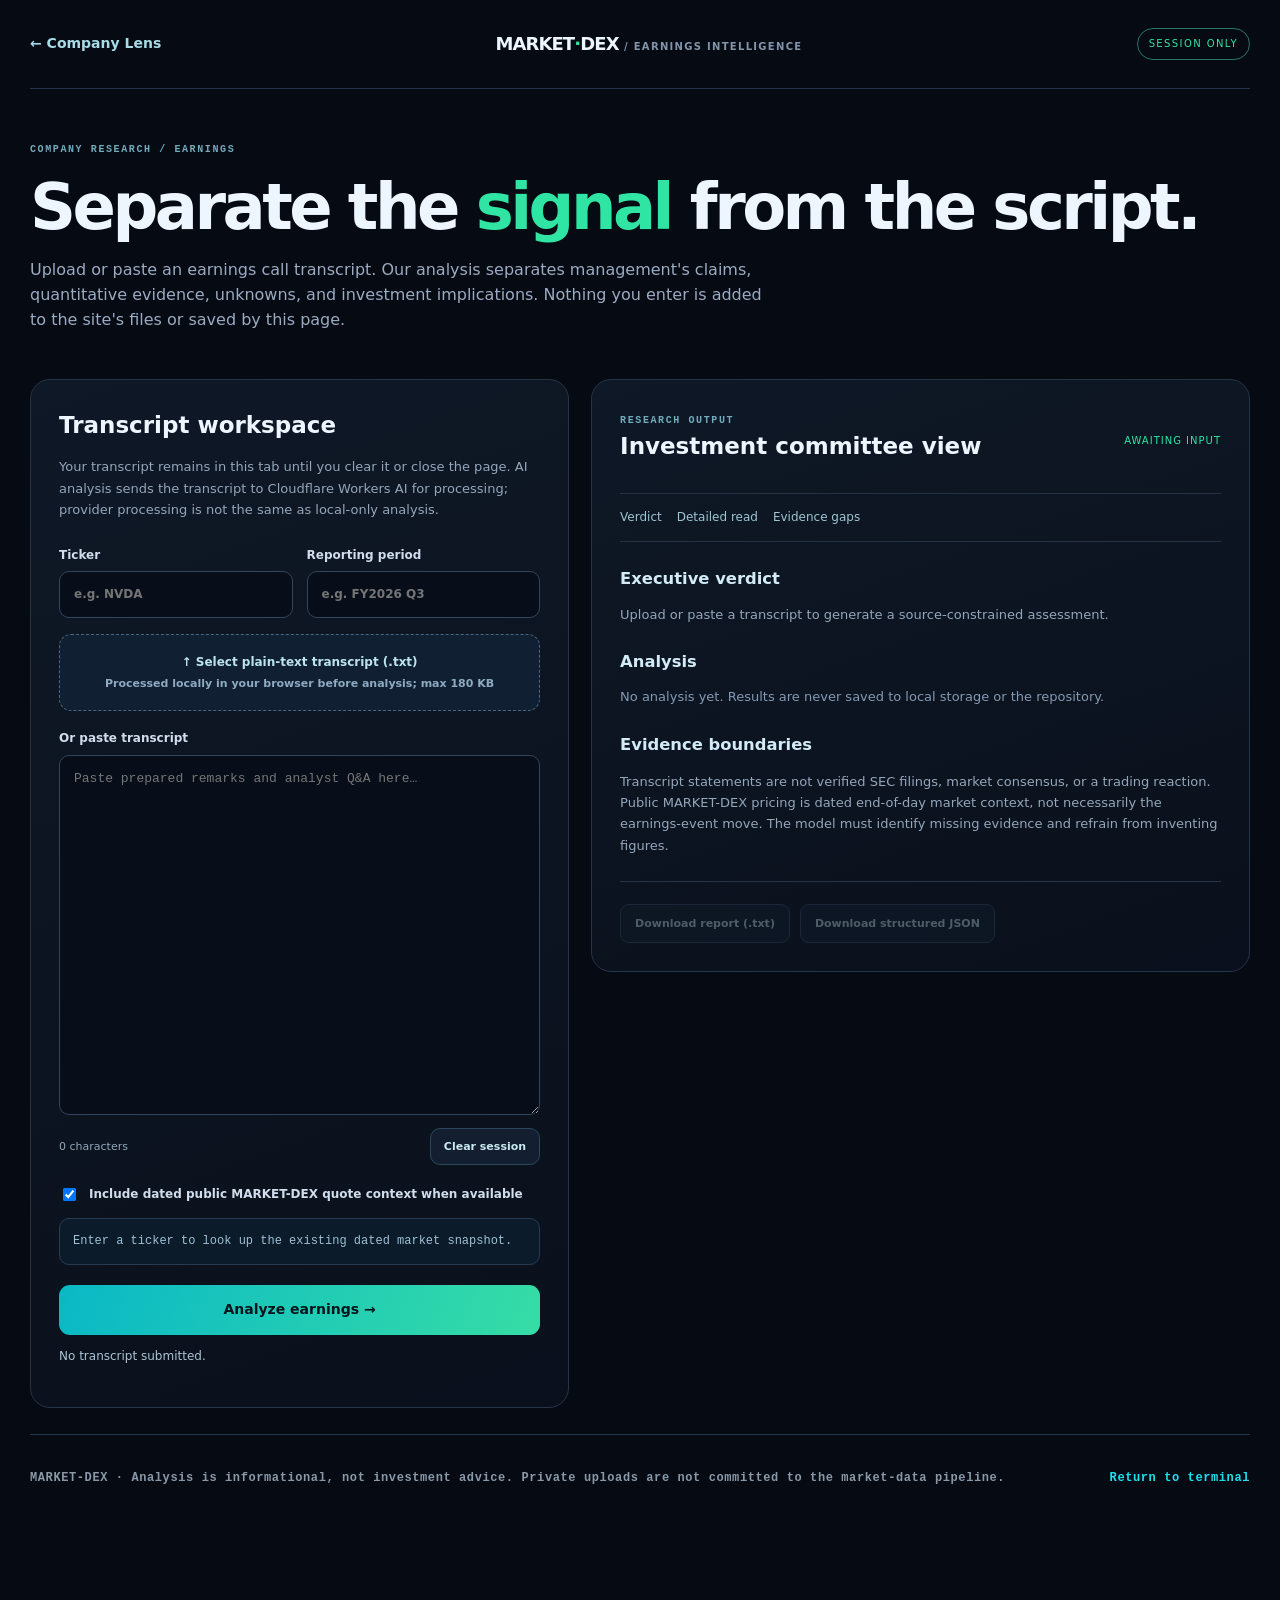
<file: earnings/index.html>
<!doctype html>
<html lang="en"><head><meta charset="utf-8"><meta name="viewport" content="width=device-width,initial-scale=1">
<meta name="referrer" content="no-referrer"><meta name="robots" content="noindex">
<title>MARKET-DEX | Earnings Intelligence</title><link rel="icon" href="../assets/logo-mini.png">
<link rel="stylesheet" href="../styles.css"><link rel="stylesheet" href="earnings.css"></head>
<body><main class="earnings-shell">
<header class="earnings-header"><a class="back" href="../index.html#research">← Company Lens</a><div class="brand">MARKET<span>·</span>DEX <small>/ EARNINGS INTELLIGENCE</small></div><span class="privacy">SESSION ONLY</span></header>
<section class="intro"><span class="eyebrow">COMPANY RESEARCH / EARNINGS</span><h1>Separate the <em>signal</em> from the script.</h1><p>Upload or paste an earnings call transcript. Our analysis separates management's claims, quantitative evidence, unknowns, and investment implications. Nothing you enter is added to the site's files or saved by this page.</p></section>
<div class="layout"><section class="glass editor"><h2>Transcript workspace</h2><p class="hint">Your transcript remains in this tab until you clear it or close the page. AI analysis sends the transcript to Cloudflare Workers AI for processing; provider processing is not the same as local-only analysis.</p>
<div class="fields"><label>Ticker <input id="ticker" placeholder="e.g. NVDA" maxlength="12" autocomplete="off" spellcheck="false"></label><label>Reporting period <input id="period" placeholder="e.g. FY2026 Q3" maxlength="40" autocomplete="off"></label></div>
<label class="upload" for="transcriptFile">↑ Select plain-text transcript (.txt)<small>Processed locally in your browser before analysis; max 180 KB</small></label><input id="transcriptFile" type="file" accept=".txt,text/plain">
<label class="field">Or paste transcript<textarea id="transcript" rows="17" maxlength="180000" spellcheck="false" placeholder="Paste prepared remarks and analyst Q&A here…"></textarea></label>
<div class="editor-footer"><span id="count" aria-live="polite">0 characters</span><button type="button" id="clear" class="quiet-btn">Clear session</button></div>
<label class="check"><input type="checkbox" id="market" checked> Include dated public MARKET-DEX quote context when available</label>
<div class="market-preview" id="marketPreview">Public market context: awaiting ticker.</div>
<button type="button" id="analyze" class="primary run">Analyze earnings →</button><p id="status" class="status" role="status">No transcript submitted.</p></section>
<section class="glass output"><div class="output-head"><div><span class="eyebrow">RESEARCH OUTPUT</span><h2>Investment committee view</h2></div><span id="state" class="state">AWAITING INPUT</span></div>
<nav class="outputs" aria-label="Output sections"><a href="#verdict">Verdict</a><a href="#details">Detailed read</a><a href="#limitations">Evidence gaps</a></nav>
<section id="verdict"><h3>Executive verdict</h3><p class="muted" id="verdictText">Upload or paste a transcript to generate a source-constrained assessment.</p></section>
<section id="details"><h3>Analysis</h3><div id="report" class="report placeholder">No analysis yet. Results are never saved to local storage or the repository.</div></section>
<section id="limitations"><h3>Evidence boundaries</h3><p class="hint">Transcript statements are not verified SEC filings, market consensus, or a trading reaction. Public MARKET-DEX pricing is dated end-of-day market context, not necessarily the earnings-event move. The model must identify missing evidence and refrain from inventing figures.</p></section>
<div class="actions"><button type="button" class="quiet-btn" id="download" disabled>Download report (.txt)</button><button type="button" class="quiet-btn" id="downloadJson" disabled>Download structured JSON</button></div></section></div>
<footer>MARKET-DEX · Analysis is informational, not investment advice. Private uploads are not committed to the market-data pipeline. <a href="../index.html">Return to terminal</a></footer></main>
<script src="earnings.js" defer></script></body></html>
</file>
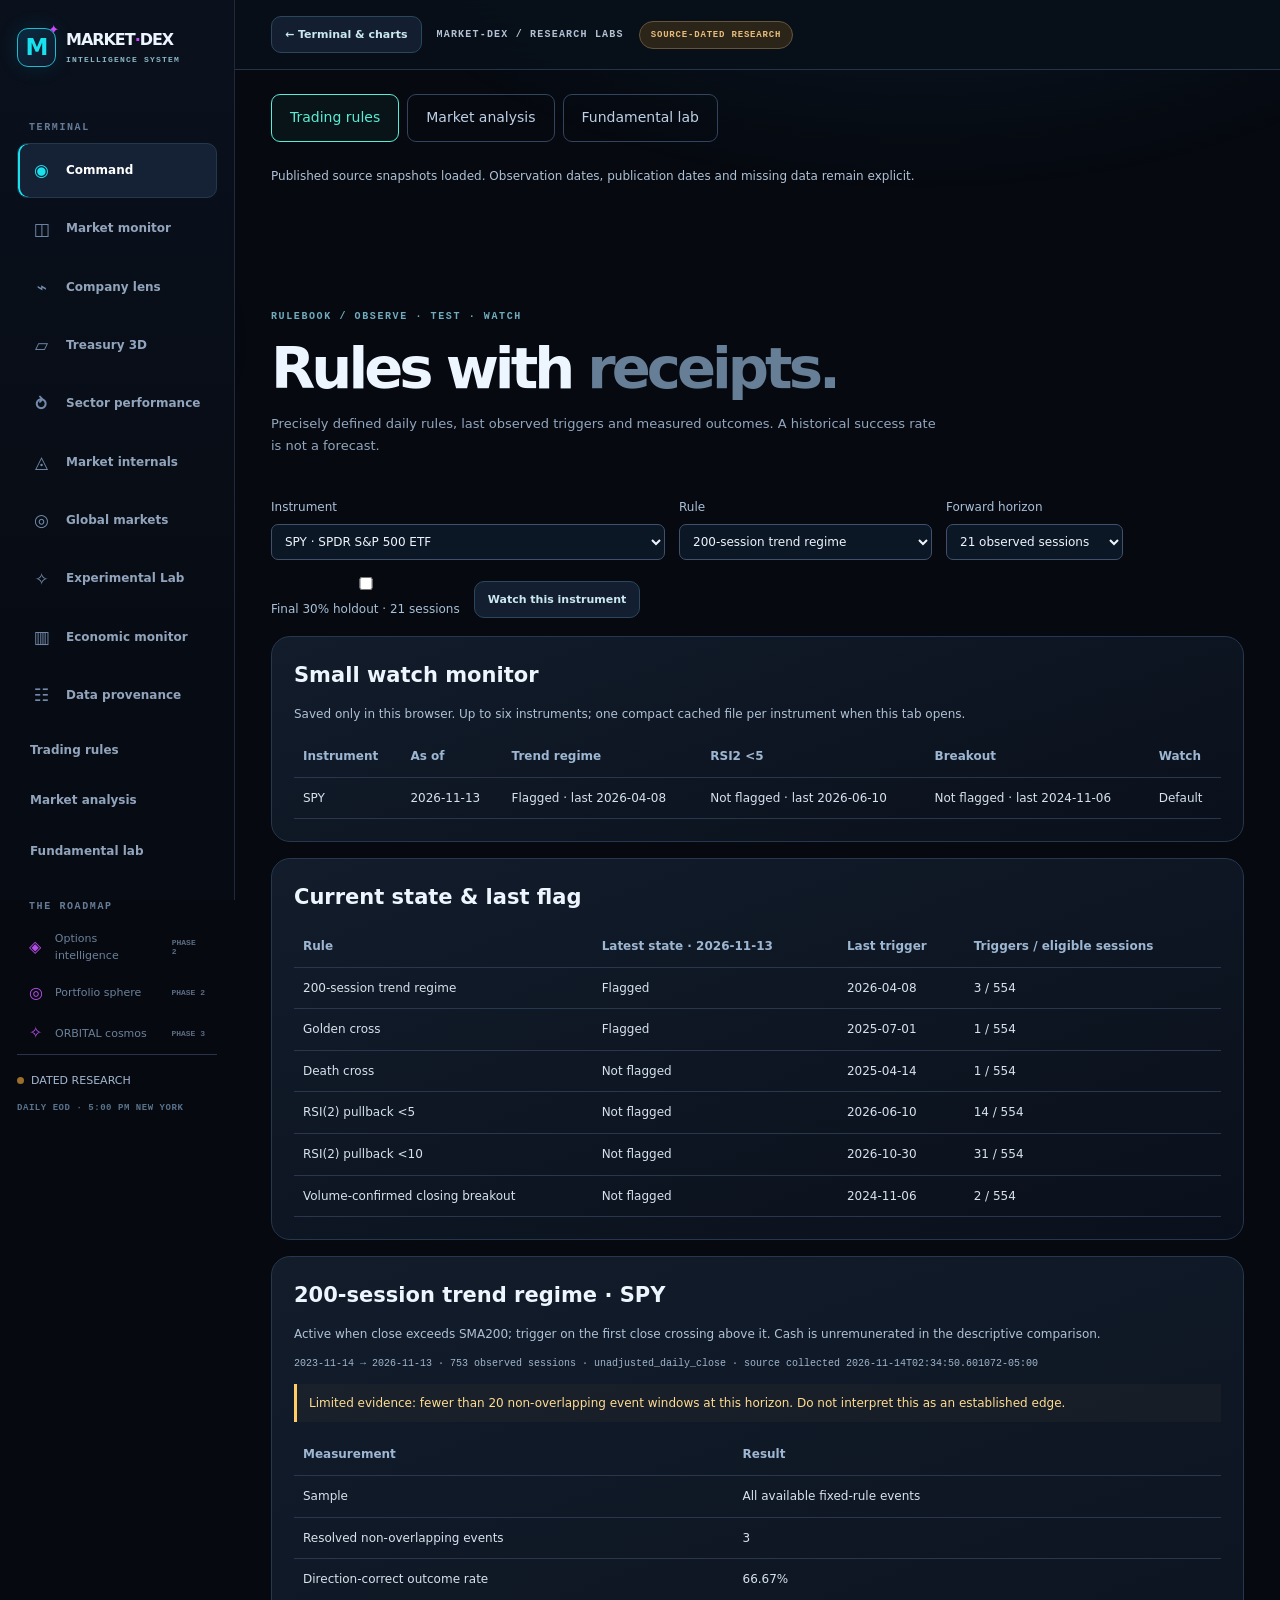
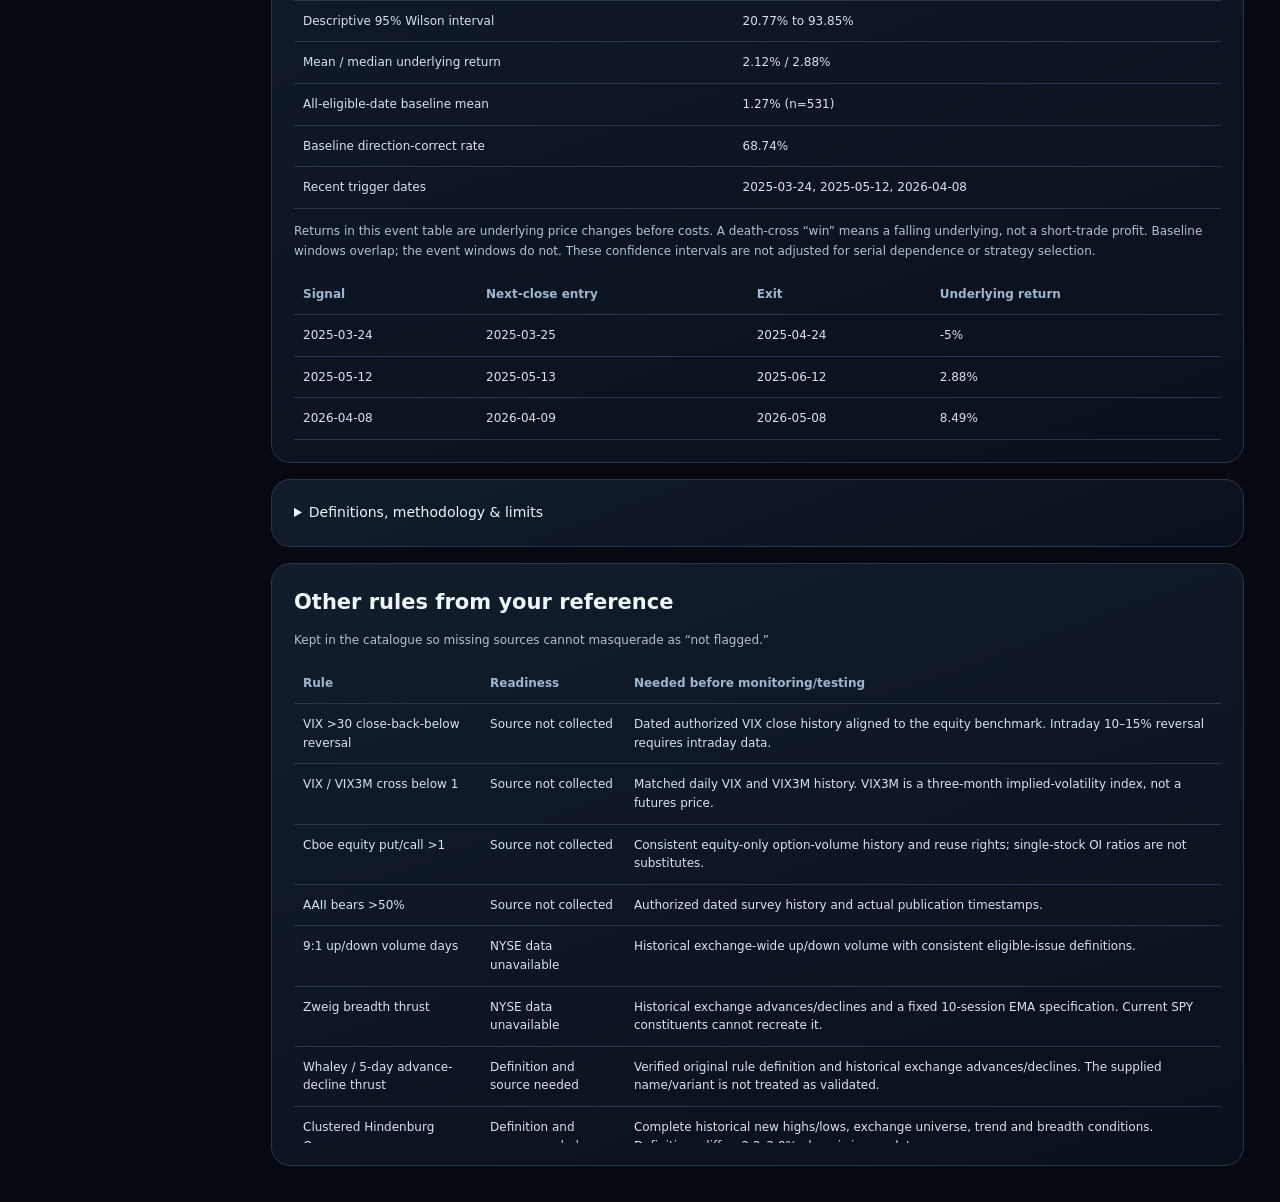
<file: research-labs.html>
<!doctype html><html lang="en" data-view="terminal"><head><meta charset="utf-8"><meta name="viewport" content="width=device-width,initial-scale=1"><title>MARKET-DEX | Research Labs</title><link rel="icon" href="assets/logo-mini.png"><link rel="stylesheet" href="styles.css?v=research-20261113"><link rel="stylesheet" href="research-labs.css?v=20261114"><script type="module" src="research-labs.mjs?v=20261114"></script></head><body><div class="ambient" aria-hidden="true"></div><div class="shell"><aside aria-label="Primary navigation" class="rail">
<a aria-label="Market Dex home" class="rail-brand" href="index.html#top"><span class="glyph">M<span>✦</span></span><span>MARKET<span class="accent">·</span>DEX<small>INTELLIGENCE SYSTEM</small></span></a>
<div class="rail-divide"></div><p class="rail-kicker">TERMINAL</p>
<nav class="nav"><a class="on" href="index.html#top"><span>◉</span> Command</a><a href="index.html#markets"><span>◫</span> Market monitor</a><a href="index.html#research"><span>⌁</span> Company lens</a><a href="index.html#rates"><span>▱</span> Treasury 3D</a><a href="index.html#breadth"><span>⥁</span> Sector performance</a><a href="index.html#internals"><span>◬</span> Market internals</a><a href="index.html#global"><span>◎</span> Global markets</a><a href="index.html#lab"><span>✧</span> Experimental Lab</a><a href="index.html#economy"><span>▥</span> Economic monitor</a><a href="index.html#sources"><span>☷</span> Data provenance</a><a href="research-labs.html#rules">Trading rules</a><a href="research-labs.html#analysis">Market analysis</a><a href="research-labs.html#fundamentals">Fundamental lab</a></nav>
<p class="rail-kicker" style="margin-top:27px">THE ROADMAP</p><div class="rail-soon"><span>◈</span> Options intelligence <i>PHASE 2</i></div><div class="rail-soon"><span>◎</span> Portfolio sphere <i>PHASE 2</i></div><div class="rail-soon"><span>✧</span> ORBITAL cosmos <i>PHASE 3</i></div>
<div class="rail-foot"><div class="status-dot" id="railDot"></div><span id="railStatus">DATED RESEARCH</span><small>DAILY EOD · 5:00 PM NEW YORK</small></div>
</aside><div class="work"><header class="topbar"><a class="quiet-btn" href="index.html#research">← Terminal & charts</a><div class="breadcrumb">MARKET-DEX / RESEARCH LABS</div><span class="chip">SOURCE-DATED RESEARCH</span></header><main><nav class="lab-tabs" aria-label="Research tabs"><a href="#rules" role="tab">Trading rules</a><a href="#analysis" role="tab">Market analysis</a><a href="#fundamentals" role="tab">Fundamental lab</a></nav><p id="labStatus" role="status" class="lab-note">Loading selected workspace…</p>
<section data-lab="rules" class="section"><div class="section-heading"><div><span class="eyebrow">RULEBOOK / OBSERVE · TEST · WATCH</span><h2>Rules with <span class="dim">receipts.</span></h2><p>Precisely defined daily rules, last observed triggers and measured outcomes. A historical success rate is not a forecast.</p></div></div><div class="lab-controls"><label>Instrument <select id="ruleSymbol"></select></label><label>Rule <select id="ruleChoice"></select></label><label>Forward horizon <select id="ruleHorizon"><option value="5">5 observed sessions</option><option value="21" selected>21 observed sessions</option><option value="63">63 observed sessions</option><option value="126">126 observed sessions</option><option value="252">252 observed sessions</option></select></label><label><input type="checkbox" id="ruleHoldout"> Final 30% holdout · 21 sessions</label><button type="button" id="pinRule" class="quiet-btn">Watch this instrument</button></div>
<div class="glass lab-card"><h3>Small watch monitor</h3><p class="muted">Saved only in this browser. Up to six instruments; one compact cached file per instrument when this tab opens.</p><div id="ruleWatch"></div></div><div class="glass lab-card"><h3>Current state & last flag</h3><div id="ruleMonitor" class="table-scroll"></div></div><div id="ruleEvidence"></div><details class="glass lab-card"><summary>Definitions, methodology & limits</summary><p id="ruleMethods"></p><p>Current history spans roughly three years; rare crosses, long horizons and calendar cycles often have too few observations. “Limited evidence” is deliberate. No parameter search, causal claim, or multiple-testing-adjusted significance is asserted. Prices are unadjusted; dividends and corporate actions limit return accuracy.</p></details><div class="glass lab-card"><h3>Other rules from your reference</h3><p>Kept in the catalogue so missing sources cannot masquerade as “not flagged.”</p><div id="ruleUnavailable" class="table-scroll"></div></div></section>
<section data-lab="analysis" class="section" hidden><div class="section-heading"><div><span class="eyebrow">MARKET DESK / MEASUREMENTS BEFORE STORIES</span><h2>What the data <span class="dim">supports.</span></h2><p>Deterministic statistical and economic context. Observations are separate from interpretations; correlated indicators do not count as independent confirmation.</p></div></div><div id="marketAnalysis" class="lab-grid"></div><div class="glass lab-card"><h3>Interpretation limits</h3><p>These are dated daily closes and latest available macro releases. There is no live order flow, causal model, consensus surprise, calibrated forecast or AI-generated explanation. Covered-stock breadth is a small, selected universe; it is not NYSE breadth. Economic releases are revised and their reference dates are not their release timestamps, so this page is not a point-in-time macro backtest.</p><a href="index.html#economy">Open source economic histories →</a></div></section>
<section data-lab="fundamentals" class="section" hidden><div class="section-heading"><div><span class="eyebrow">FUNDAMENTAL LAB / SEC FILINGS</span><h2>Company accounts, <span class="dim">made inspectable.</span></h2><p>Consolidated reported financials, formulas and editable valuation scenarios. Missing tags stay missing; funds are separated from operating companies.</p></div></div><div class="lab-controls"><label>Covered instrument <select id="fundSymbol"></select></label><label>Statement period <select id="fundPeriod"></select></label></div><p id="fundCoverage" class="lab-note"></p><div id="fundSummary" class="lab-grid"></div><div id="fundStatements"></div><div id="fundRatios" class="glass lab-card"></div><div id="fundGrowth" class="glass lab-card"></div>
<div class="lab-grid"><form id="dcfForm" class="glass lab-card"><h3>FCFF scenario DCF</h3><p>Five-year constant-growth scenario, then a perpetual-growth terminal value. Enter normalized <b>unlevered</b> free cash flow; OCF − capex shown above is not automatically treated as FCFF. All assumptions below are yours, not forecasts.</p><div class="model-fields"><label>Base FCFF · USD millions <input id="dcfFcf" type="number" step="any" required></label><label>Annual growth · % <input id="dcfGrowth" type="number" value="5" step="any" required></label><label>WACC · % <input id="dcfDiscount" type="number" value="10" step="any" required></label><label>Terminal growth · % <input id="dcfTerminal" type="number" value="2" step="any" required></label><label>Cash · USD millions <input id="dcfCash" type="number" step="any" required></label><label>Total debt · USD millions <input id="dcfDebt" type="number" step="any" required></label><label>Shares · millions <input id="dcfShares" type="number" step="any" required></label></div><p>Verify debt, non-operating assets, dilution, share classes and valuation date. This simple enterprise bridge omits minority interests and other claims. Generic FCFF is disabled for financial firms and REITs.</p><button id="dcfRun" class="quiet-btn">Calculate scenario</button><output id="dcfOutput" aria-live="polite"></output></form>
<form id="ddmForm" class="glass lab-card"><h3>Dividend discount scenario</h3><p>Available only when a positive annual per-share dividend is reported. You must judge its sustainability; a reported dividend alone does not establish model suitability.</p><div class="model-fields"><label>Sustainable annual dividend/share · USD <input id="ddmDividend" type="number" step="any" required></label><label>Long-run dividend growth · % <input id="ddmGrowth" type="number" value="2" step="any" required></label><label>Cost of equity · % <input id="ddmDiscount" type="number" value="9" step="any" required></label></div><button id="ddmRun" class="quiet-btn">Calculate dividend scenario</button><output id="ddmOutput" aria-live="polite"></output></form></div><div class="glass lab-card"><h3>Scope & source</h3><p>SEC standard US-GAAP facts only, from matching filing accession and exact reporting period. Custom segment disclosures, footnotes, off-balance-sheet commitments, accounting-policy judgments and qualitative competitive analysis need the source filing. Annual/quarterly periods are separate; missing Q4 is not manufactured. Ratios are a starting screen, not a complete company audit. Financial firms need sector-specific analysis.</p><a href="https://www.sec.gov/search-filings/edgar-application-programming-interfaces" target="_blank" rel="noopener">SEC source documentation ↗</a></div></section>
</main></div></div></body></html>
</file>
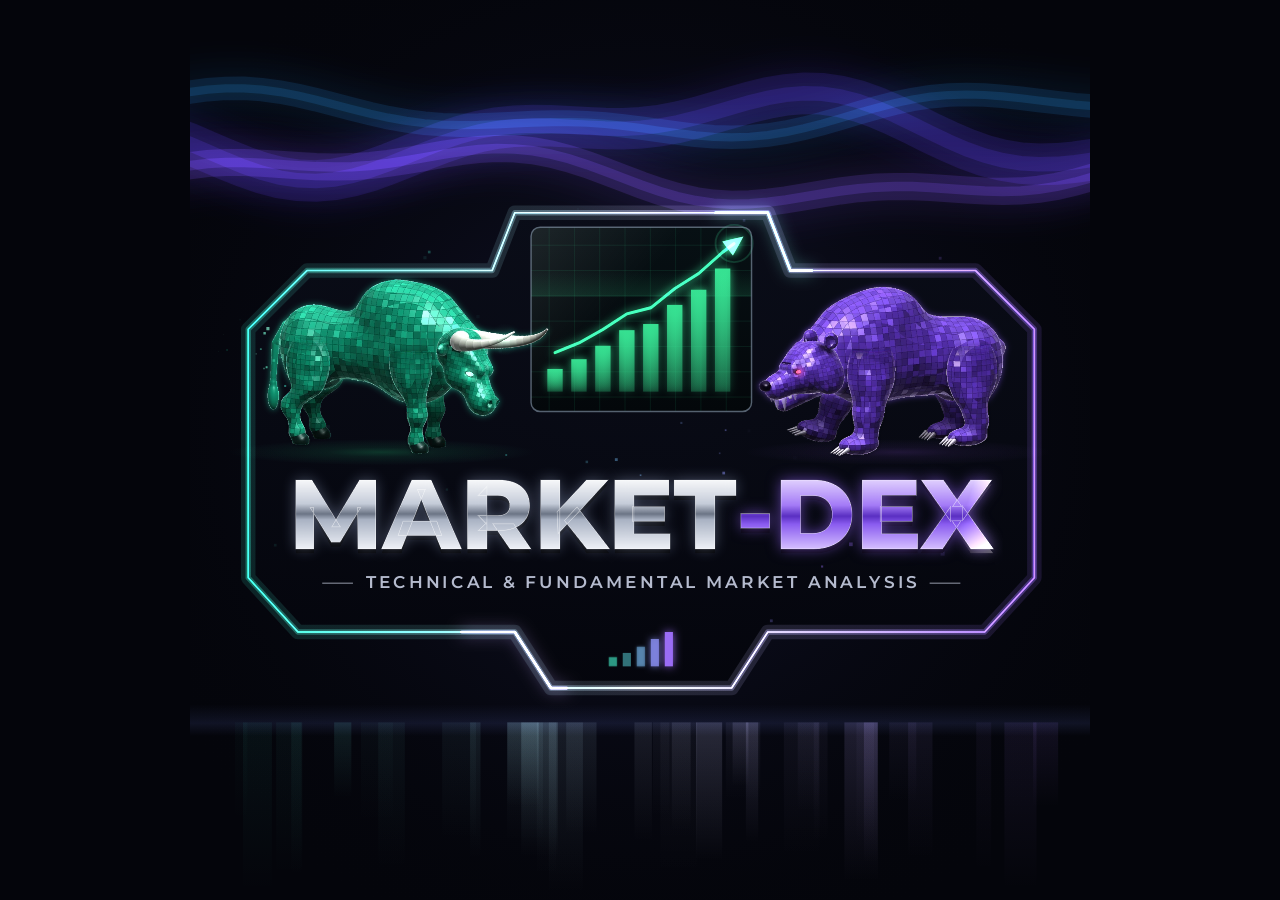
<file: assets/loading-animation.html>
<!doctype html>
<html lang="en">
<head>
<meta charset="utf-8">
<meta name="viewport" content="width=device-width, initial-scale=1, viewport-fit=cover">
<title>Market-DEX loading animation</title>
<link rel="preconnect" href="https://fonts.googleapis.com">
<link rel="preconnect" href="https://fonts.gstatic.com" crossorigin>
<link href="https://fonts.googleapis.com/css2?family=Montserrat:wght@500;600;800&display=swap" rel="stylesheet">
<style>
  /* The stage is a brand splash screen, so it stays dark in both themes. */
  :root {
    --bg: #04050b;
    --ink: #c3c9da;
    --ink-dim: #7d859b;
    --line: #262b3d;
    --teal: #3fe0bd;
    --violet: #9a6cf5;
    color-scheme: dark;
    box-sizing: border-box;
    padding-top: env(safe-area-inset-top, 0px);
    padding-bottom: env(safe-area-inset-bottom, 0px);
  }
  @media (prefers-color-scheme: dark) { :root:not([data-theme="light"]) { --bg: #04050b; } }
  :root[data-theme="dark"] { --bg: #04050b; }
  *, *::before, *::after { box-sizing: inherit; }
  html, body { height: 100%; margin: 0; }
  body {
    background: var(--bg);
    color: var(--ink);
    font-family: "Montserrat", "Avenir Next", "Segoe UI", Helvetica, Arial, sans-serif;
    display: flex; flex-direction: column; align-items: center; justify-content: center;
    overflow: hidden;
  }
  #stage { display: block; width: min(100vw, 100vh); height: min(100vw, 100vh); max-width: 100%; }
  .controls { height: 56px; display: flex; gap: 10px; align-items: center; }
  .controls button {
    font: 500 13px/1 inherit; font-family: inherit; letter-spacing: .02em;
    color: var(--ink); background: transparent;
    border: 1px solid var(--line); border-radius: 999px;
    padding: 10px 16px; cursor: pointer;
    transition: border-color .2s, color .2s, background .2s;
  }
  .controls button:hover { border-color: var(--teal); color: #fff; }
  .controls button:focus-visible { outline: 2px solid var(--violet); outline-offset: 2px; }
  .controls button[aria-pressed="true"] { background: #131728; border-color: var(--violet); color: #fff; }

.controls {display:none!important} body {overflow:hidden} #stage {width:min(100vw,100vh);height:min(100vw,100vh)}
</style>
</head>
<body>
<canvas id="stage" role="img" aria-label="Market-DEX logo: a bear slashes the chart down with three red claw marks, then a bull charges up and sends it climbing again."></canvas>
<div class="controls">
  <button id="btnPlay" type="button">Pause</button>
  <button id="btnSlow" type="button" aria-pressed="false">Slow motion</button>
  <button id="btnRestart" type="button">Restart</button>
</div>

<script>
(() => {
'use strict';
/* ───────── helpers ───────── */
const TAU = Math.PI * 2, T = 7.2;           // loop length (seconds)
const tC = 1.58, tB = 4.60;                 // claw impact, bull impact
const HOLDS = [[.6, 1.6], [3.3, 1.2], [6.9, .8]], TT = T + 3.6;   // stand-off beats inserted at these story times
let NOW = 0;                                 // live clock (0..TT); story time pauses during holds, idle motion never does
function storyTime(tau) { let t = tau; for (const [at, d] of HOLDS) { if (t <= at) break; t = Math.max(at, t - d); } return t; }
const bump = x => x > 0 && x < 1 ? Math.sin(Math.PI * x) ** 2 : 0;
const clamp = (v, a = 0, b = 1) => Math.min(b, Math.max(a, v));
const lerp = (a, b, u) => a + (b - a) * u;
const E = {
  lin: u => u,
  inQuad: u => u * u, outQuad: u => 1 - (1 - u) * (1 - u),
  inCubic: u => u * u * u, outCubic: u => 1 - Math.pow(1 - u, 3),
  inOutCubic: u => u < .5 ? 4 * u * u * u : 1 - Math.pow(-2 * u + 2, 3) / 2,
  outExpo: u => u >= 1 ? 1 : 1 - Math.pow(2, -10 * u),
  outBack: u => { const c = 1.9; return 1 + (c + 1) * Math.pow(u - 1, 3) + c * Math.pow(u - 1, 2); },
};
// keyframe track: [[time, value, easeIntoThisKey], ...]
function tr(t, k) {
  if (t <= k[0][0]) return k[0][1];
  for (let i = 1; i < k.length; i++) {
    if (t <= k[i][0]) {
      const a = k[i - 1], b = k[i];
      const u = (t - a[0]) / (b[0] - a[0] || 1);
      return lerp(a[1], b[1], (E[b[2]] || E.inOutCubic)(u));
    }
  }
  return k[k.length - 1][1];
}
function rng(seed) { let a = seed >>> 0; return () => { a |= 0; a = a + 0x6D2B79F5 | 0; let t = Math.imul(a ^ a >>> 15, 1 | a); t = t + Math.imul(t ^ t >>> 7, 61 | t) ^ t; return ((t ^ t >>> 14) >>> 0) / 4294967296; }; }
const hex = h => [parseInt(h.slice(1, 3), 16), parseInt(h.slice(3, 5), 16), parseInt(h.slice(5, 7), 16)];
const mix = (a, b, u) => [lerp(a[0], b[0], u), lerp(a[1], b[1], u), lerp(a[2], b[2], u)];
const rgb = (c, a = 1) => `rgba(${c[0] | 0},${c[1] | 0},${c[2] | 0},${a})`;
function ramp(stops, u) { u = clamp(u) * (stops.length - 1); const i = Math.min(stops.length - 2, Math.floor(u)); return mix(stops[i], stops[i + 1], u - i); }
const pulse = (t, t0, rate) => t < t0 ? 0 : Math.exp(-(t - t0) * rate);

/* ───────── animal sprites: 3D-sculpted bull and bear, pre-rendered from a three-quarter view ───────── */
const SPR = 3;
const sstep = (a, b, x) => { const u = clamp((x - a) / (b - a)); return u * u * (3 - 2 * u); };
function h2(a, b, s) { let n = Math.imul((a * 374761393 + b * 668265263 + s * 982451653) | 0, 1274126177); n ^= n >>> 13; n = Math.imul(n, 1274126177); return ((n ^ (n >>> 16)) >>> 0) / 4294967296; }
const SPRITES = {"bull_body": {"x": -115.0, "y": -182.0, "w": 235.5, "h": 139.5, "src": "[data-uri]"}, "bull_head": {"x": 60.5, "y": -152.5, "w": 120.5, "h": 113.0, "src": "[data-uri]"}, "bull_tail": {"x": -128.0, "y": -138.5, "w": 31.5, "h": 101.0, "src": "[data-uri]"}, "bull_legF": {"x": 7.0, "y": -110.5, "w": 51.5, "h": 121.5, "src": "[data-uri]"}, "bull_legFfar": {"x": 36.5, "y": -98.5, "w": 37.0, "h": 103.0, "src": "[data-uri]"}, "bull_legH": {"x": -111.5, "y": -121.5, "w": 57.5, "h": 122.5, "src": "[data-uri]"}, "bull_legHfar": {"x": -92.0, "y": -132.0, "w": 57.0, "h": 127.0, "src": "[data-uri]"}, "bear_body": {"x": -122.0, "y": -179.5, "w": 244.5, "h": 138.5, "src": "[data-uri]"}, "bear_head": {"x": 59.5, "y": -135.5, "w": 100.0, "h": 79.5, "src": "[data-uri]"}, "bear_jaw": {"x": 77.0, "y": -87.0, "w": 70.5, "h": 36.5, "src": "[data-uri]"}, "bear_arm": {"x": 0.0, "y": -114.5, "w": 77.0, "h": 127.0, "src": "[data-uri]"}, "bear_armFar": {"x": 31.5, "y": -99.0, "w": 68.0, "h": 104.5, "src": "[data-uri]"}, "bear_legH": {"x": -112.5, "y": -118.5, "w": 69.0, "h": 122.0, "src": "[data-uri]"}, "bear_legHfar": {"x": -90.0, "y": -132.5, "w": 69.5, "h": 128.5, "src": "[data-uri]"}, "bear_teeth": {"x": 115.5, "y": -73.0, "w": 35.0, "h": 26.5, "src": "[data-uri]"}};
const G = {"bull": {"pivHead": [77.3, -110.6], "pivF": [35.3, -80.4], "pivFfar": [54.6, -86.6], "pivH": [-81.5, -95.2], "pivHfar": [-62.3, -101.4], "pivTail": [-104.3, -130.4], "eye": [104.5, -82.7], "hornTip": [140.2, -136.2], "snout": [133.0, -59.0]}, "bear": {"pivHead": [77.3, -96.8], "pivJaw": [95.3, -75.7], "pivF": [29.9, -80.1], "pivFfar": [52.7, -87.4], "pivH": [-83.3, -84.8], "pivHfar": [-60.5, -92.1], "eye": [110.7, -88.8], "mouthBack": [94.5, -71.3], "mouthUp": [137.2, -67.0], "mouthLo": [131.8, -64.4], "claw": [67.7, 6.7]}};
const S = { bull: {}, bear: {} };
function loadSprites() {
  return Promise.all(Object.entries(SPRITES).map(([name, v]) => new Promise(res => {
    const im = new Image();
    im.onload = () => {
      const [animal, part] = name.split('_'), pad = 10, k = im.width / v.w, c = document.createElement('canvas');
      c.width = Math.ceil((v.w + pad * 2) * k); c.height = Math.ceil((v.h + pad * 2) * k); const g = c.getContext('2d');
      const far = /far$/i.test(part), near = /^(legF|legH|arm)$/.test(part), plain = far || /jaw|teeth/.test(part);
      if (!plain) { g.shadowColor = near ? 'rgba(0,4,10,.7)' : animal === 'bull' ? 'rgba(40,230,180,.5)' : 'rgba(140,90,255,.5)'; g.shadowBlur = (near ? 4 : 7) * k; g.drawImage(im, pad * k, pad * k); g.shadowBlur = 0; }
      g.drawImage(im, pad * k, pad * k);
      S[animal][part] = { c, x: v.x - pad, y: v.y - pad, w: v.w + pad * 2, h: v.h + pad * 2 }; res();
    };
    im.onerror = res; im.src = v.src;
  })));
}

/* ───────── choreography ───────── */
const GROUND = 494, BULL_X = 204, BEAR_X = 786, HIT = [612, 356];
const breathe = t => Math.sin(TAU * t / 2.4);
const env = (t, a, b, f = .18) => clamp((t - a) / f) * clamp((b - t) / f);       // soft window
function bullIdle(P, t) {
  const c = 1 - Math.min(1, env(t, tC - .05, 2.75, .2) + env(t, 3.5, 6.4, .2)), n = NOW, toss = bump(((n % 5.4) - 1) / .55), pu = ((n % 5.4) - 2.7) / 1.6, paw = bump(pu) ** .4;
  P.sy *= 1 + .014 * c * Math.sin(TAU * n / 2.7); P.dx += c * 9 * Math.sin(TAU * n / 5.4); P.rot += c * .012 * Math.sin(TAU * n / 2.7 + 1);
  P.head += c * (.06 * Math.sin(TAU * n / 1.8) - .46 * toss + .14 * paw);
  P.legFfar -= c * paw * .8 * .5 * (1 - Math.cos(TAU * 3 * pu)); P.legH += c * .05 * Math.sin(TAU * n / 5.4);
  P.tail -= c * .2 * bump(((n % 2.7) - .4) / .35); P.glow += c * (.3 * toss + .25 * paw); P.paw = c * paw; P.pawPh = pu * 3;
  return P;
}
function bearIdle(P, t) {
  const c = 1 - Math.min(1, env(t, .95, 2.65, .2) + env(t, tB - .05, 6.55, .2)), n = NOW, snarl = Math.max(0, Math.sin(TAU * n / 2.7 + 1)) ** 2;
  P.sy *= 1 + .018 * c * Math.sin(TAU * n / 2.7 + .7); P.dx += c * 7 * Math.sin(TAU * n / 5.4 + 2.2); P.rot += c * .01 * Math.sin(TAU * n / 2.7);
  P.head += c * (.09 * Math.sin(TAU * n / 3.6) - .12 * snarl); P.jaw += c * (.24 * snarl + .02 * Math.sin(TAU * n / .3375));
  P.arm -= c * .4 * bump(((n % 5.4) - 3.4) / .7); P.armFar -= c * .32 * bump(((n % 5.4) - .7) / .7);
  P.glow += c * .45 * snarl; P.snarl = c * snarl;
  return P;
}
function bullPose(t) {
  const trot = env(t, 5.25, 6.25), ph = TAU * (t - 5.25) * 3.2, paw = env(t, 3.62, 4.22, .08);
  const pawSw = .5 * (1 - Math.cos(TAU * 2 * (t - 3.62) / .6));
  const P = {
    dx: tr(t, [[0,0],[tC,0],[tC+.26,-56,'outExpo'],[2.7,-22],[3.55,-22],[4.22,-50],[tB,236,'inCubic'],[tB+.14,252,'outQuad'],[5.02,228,'inQuad'],[5.2,224],[6.3,0],[T,0]]),
    dy: tr(t, [[0,0],[tC,0],[tC+.11,-10,'outQuad'],[tC+.25,0,'inQuad'],[4.26,0],[tB,-36,'inQuad'],[tB+.15,-66,'outQuad'],[5.02,0,'inQuad'],[T,0]]) - trot * 5 * Math.abs(Math.sin(ph)),
    rot: tr(t, [[0,0],[tC,0],[tC+.12,-.2,'outExpo'],[2.3,.02],[3.55,.02],[4.22,.13],[tB,-.3,'inCubic'],[tB+.15,-.44,'outQuad'],[5.02,0,'inQuad'],[5.14,.06,'outQuad'],[5.4,0],[T,0]]),
    sx: tr(t, [[0,1],[3.55,1],[4.22,.95],[4.46,1.12,'outCubic'],[tB,1.08],[tB+.06,.93,'outQuad'],[4.92,1,'outBack'],[5.02,1],[5.1,1.07,'outQuad'],[5.36,1,'outBack'],[T,1]]),
    sy: tr(t, [[0,1],[tC,1],[tC+.08,.93,'outQuad'],[1.95,1,'outBack'],[3.55,1],[4.22,.9],[4.4,1.03,'outCubic'],[5.02,1],[5.1,.88,'outQuad'],[5.4,1,'outBack'],[T,1]]) * (1 + .012 * breathe(t)),
    head: tr(t, [[0,.3],[tC,.3],[tC+.1,-.5,'outExpo'],[2.4,.34],[3.55,.34],[4.22,.56],[4.5,.56],[tB+.04,-.62,'outCubic'],[5.2,-.1],[6.2,.3],[T,.3]]) + .03 * Math.sin(TAU * t / 1.2),
    legF: tr(t, [[0,0],[tC,0],[tC+.1,-.38,'outExpo'],[2.3,0],[4.22,0],[4.45,-.95,'outCubic'],[4.9,-.5],[5.02,0,'inQuad'],[T,0]]) + trot * .38 * Math.sin(ph),
    legFfar: tr(t, [[0,0],[tC,0],[tC+.1,-.3,'outExpo'],[2.3,0],[4.22,0],[4.45,-1.1,'outCubic'],[4.9,-.6],[5.02,0,'inQuad'],[T,0]]) - trot * .38 * Math.sin(ph) - paw * .8 * pawSw,
    legH: tr(t, [[0,0],[4.22,0],[4.3,-.3,'outQuad'],[4.5,.8,'outCubic'],[4.9,.4],[5.02,0,'inQuad'],[T,0]]) - trot * .34 * Math.sin(ph),
    legHfar: tr(t, [[0,0],[4.22,0],[4.3,-.2,'outQuad'],[4.5,.65,'outCubic'],[4.9,.3],[5.02,0,'inQuad'],[T,0]]) + trot * .34 * Math.sin(ph),
    glow: tr(t, [[0,.6],[3.5,.6],[4.25,1],[tB+.1,1.3,'outQuad'],[5.6,.6],[T,.6]]),
    tail: Math.sin(TAU * t / 1.2) * .25 + tr(t, [[0,0],[4.22,0],[4.5,-.9,'outCubic'],[5.1,0],[T,0]]),
  };
  return bullIdle(P, t);
}
function bearPose(t) {
  const walk = env(t, 5.45, 6.45), ph = TAU * (t - 5.45) * 2.8;
  const P = {
    dx: tr(t, [[0,0],[1,0],[1.42,28],[1.6,-80,'inCubic'],[1.72,-72,'outQuad'],[2.6,0],[tB,0],[tB+.26,88,'outExpo'],[5.4,74],[6.5,0],[T,0]]),
    dy: tr(t, [[0,0],[1,0],[1.42,-5],[1.6,0,'inQuad'],[tB,0],[tB+.18,-54,'outQuad'],[5.0,0,'inQuad'],[T,0]]) - walk * 4 * Math.abs(Math.sin(ph)),
    rot: tr(t, [[0,0],[1,0],[1.42,-.34],[1.6,.1,'inCubic'],[1.8,.04],[2.4,0],[tB,0],[tB+.14,-.52,'outExpo'],[5.0,-.1,'inQuad'],[5.12,.05,'outQuad'],[5.4,0],[T,0]]),
    sx: tr(t, [[0,1],[1.42,1],[1.56,1.1,'outQuad'],[1.66,.94,'outQuad'],[1.95,1,'outBack'],[tB,1],[tB+.05,.9,'outQuad'],[4.9,1,'outBack'],[T,1]]),
    sy: tr(t, [[0,1],[5.0,1],[5.08,.88,'outQuad'],[5.4,1,'outBack'],[T,1]]) * (1 + .014 * breathe(t + .7)),
    head: tr(t, [[0,.08],[1,.08],[1.42,-.3],[1.6,.25,'inCubic'],[2.4,.08],[tB,.08],[tB+.1,-.5,'outExpo'],[5.4,.08],[T,.08]]),
    jaw: tr(t, [[0,.1],[1,.1],[1.4,.7],[1.9,.6],[2.5,.1],[tB,.1],[tB+.08,.55,'outExpo'],[5.4,.1],[T,.1]]),
    arm: tr(t, [[0,0],[1,0],[1.4,-2.5],[1.5,-2.7,'outQuad'],[1.63,.6,'inCubic'],[1.8,.42,'outQuad'],[2.5,0],[tB,0],[tB+.12,-1.2,'outExpo'],[5.02,-.3],[5.3,0,'outCubic'],[T,0]]) + walk * .34 * Math.sin(ph),
    armFar: tr(t, [[0,0],[tB,0],[tB+.12,-.8,'outExpo'],[5.02,-.2],[5.3,0,'outCubic'],[T,0]]) - walk * .34 * Math.sin(ph),
    legH: tr(t, [[0,0],[1,0],[1.42,.2],[1.6,-.3,'inCubic'],[2.4,0],[tB,0],[tB+.14,.5,'outExpo'],[5.02,0,'inQuad'],[T,0]]) - walk * .3 * Math.sin(ph),
    legHfar: tr(t, [[0,0],[tB,0],[tB+.14,.35,'outExpo'],[5.02,0,'inQuad'],[T,0]]) + walk * .3 * Math.sin(ph),
    glow: tr(t, [[0,.6],[1,.6],[1.45,1],[1.7,1.2,'outQuad'],[2.8,.6],[T,.6]]),
    swipe: clamp((t - 1.5) / .13) * clamp(1 - (t - 1.66) / .2),
  };
  return bearIdle(P, t);
}

/* ───────── drawing ───────── */
const cv = document.getElementById('stage'), ctx = cv.getContext('2d');
let K = 1;                                    // stage px per unit
const put = (g, p) => g.drawImage(p.c, p.x, p.y, p.w, p.h);
function limb(g, p, piv, a) { g.save(); g.translate(piv[0], piv[1]); g.rotate(a); g.translate(-piv[0], -piv[1]); put(g, p); g.restore(); }
function glowDot(g, x, y, r, col, a) { const gr = g.createRadialGradient(x, y, 0, x, y, r); gr.addColorStop(0, rgb(col, a)); gr.addColorStop(.35, rgb(col, a * .45)); gr.addColorStop(1, rgb(col, 0)); g.fillStyle = gr; g.beginPath(); g.arc(x, y, r, 0, TAU); g.fill(); }
function enter(g, home, P, flip) { g.translate(home + P.dx, GROUND + P.dy); g.scale(flip, 1); g.translate(-70, 0); g.rotate(P.rot); g.scale(P.sx, P.sy); g.translate(70, 0); }

function drawBull(g, P, alpha = 1, ghost = false, t0 = 0) {
  const s = S.bull, b = G.bull, up = clamp(-P.tail / .9);
  g.save(); enter(g, BULL_X, P, 1); g.globalAlpha = alpha;
  limb(g, s.tail, b.pivTail, up * 2.2 + (1 - up) * P.tail * .35);
  if (!ghost) for (let i = 0; i < 16; i++) {                           // cubes shedding off the rump
    const u = (t0 / 2.7 + h2(i, 3, 5)) % 1, sz = (2.4 + 3.4 * h2(i, 9, 2)) * (1 - u), c = mix([20, 170, 130], [150, 255, 222], h2(i, 1, 8));
    g.fillStyle = rgb(c, .95 * (1 - u) * Math.min(1, u * 8)); g.fillRect(-112 - 60 * u * (.5 + h2(i, 4, 4)), -70 - 56 * h2(i, 7, 7) - 20 * u, sz, sz);
  }
  limb(g, s.legHfar, b.pivHfar, P.legHfar);
  limb(g, s.legFfar, b.pivFfar, P.legFfar);
  if (!ghost && P.paw > .02) for (let i = 0; i < 5; i++) {              // dirt kicked back while pawing the ground
    const u = (((P.pawPh % 1) + 1) % 1 + i * .2) % 1; glowDot(g, b.pivFfar[0] - 4 - 70 * u, -2 - 16 * u * (1 + .4 * i), 5 + 15 * u, [150, 200, 195], .3 * (1 - u) * P.paw);
  }
  put(g, s.body);
  limb(g, s.legH, b.pivH, P.legH);
  limb(g, s.legF, b.pivF, P.legF);
  g.save(); g.translate(b.pivHead[0], b.pivHead[1]); g.rotate(P.head); g.translate(-b.pivHead[0], -b.pivHead[1]);
  put(g, s.head);
  if (!ghost) {
    g.globalCompositeOperation = 'lighter';
    glowDot(g, b.eye[0], b.eye[1], 7 + 5 * P.glow, [120, 255, 215], .9 * Math.min(1, P.glow + .3));
    for (let i = 0; i < 3; i++) { const u = ((t0 / 1.35) % 1) * 1.6 - i * .12; if (u > 0 && u < 1) glowDot(g, b.snout[0] + 6 + 44 * E.outCubic(u), b.snout[1] + 4 + 16 * u, 5 + 17 * u, [200, 255, 240], .3 * (1 - u)); }   // snort
    glowDot(g, b.hornTip[0] - 6, b.hornTip[1] + 8, 28 * P.glow, [90, 255, 200], .55 * clamp(P.glow - .3, 0, 1));
    g.globalCompositeOperation = 'source-over';
  }
  g.restore();
  g.restore();
}
function drawBear(g, P, alpha = 1, ghost = false, t0 = 0) {
  const s = S.bear, b = G.bear;
  g.save(); enter(g, BEAR_X, P, -1); g.globalAlpha = alpha;
  limb(g, s.legHfar, b.pivHfar, P.legHfar);
  limb(g, s.armFar, b.pivFfar, P.armFar);
  put(g, s.body);
  limb(g, s.legH, b.pivH, P.legH);
  g.save(); g.translate(b.pivHead[0], b.pivHead[1]); g.rotate(P.head); g.translate(-b.pivHead[0], -b.pivHead[1]);
  const open = clamp((P.jaw - .05) * 9);
  if (open > 0) {                                                      // mouth interior
    const ca = Math.cos(P.jaw), sa = Math.sin(P.jaw), lx = b.mouthLo[0] - b.pivJaw[0], ly = b.mouthLo[1] - b.pivJaw[1];
    const gr = g.createLinearGradient(b.mouthBack[0], 0, b.mouthUp[0], 0); gr.addColorStop(0, '#22030d'); gr.addColorStop(1, '#d92446');
    g.fillStyle = gr; g.beginPath(); g.moveTo(b.mouthBack[0] - 4, b.mouthBack[1] - 4); g.lineTo(b.mouthUp[0], b.mouthUp[1] - 3); g.lineTo(b.pivJaw[0] + lx * ca - ly * sa, b.pivJaw[1] + lx * sa + ly * ca + 3); g.closePath(); g.fill();
  }
  limb(g, s.jaw, b.pivJaw, P.jaw);
  if (open > 0) { g.globalAlpha = alpha * open; put(g, s.teeth); g.globalAlpha = alpha; }
  put(g, s.head);
  if (!ghost) { g.globalCompositeOperation = 'lighter'; glowDot(g, b.eye[0], b.eye[1], 6 + 5 * P.glow, [255, 90, 140], .85 * Math.min(1, P.glow + .25));
    if (P.snarl > .02) for (let i = 0; i < 3; i++) { const u = (t0 / 1.35 + i / 3) % 1; glowDot(g, b.mouthUp[0] + 6 + 40 * u, b.mouthUp[1] + 6 + 14 * u, 5 + 16 * u, [215, 190, 255], .3 * (1 - u) * P.snarl); }   // hot breath
    g.globalCompositeOperation = 'source-over'; }
  g.restore();
  g.save(); g.translate(b.pivF[0], b.pivF[1]); g.rotate(P.arm); g.scale(1, 1 + .3 * clamp(-P.arm / 2.6)); g.translate(-b.pivF[0], -b.pivF[1]);   // swipe arm
  put(g, s.arm);
  if (P.swipe > .05 && !ghost) { g.globalCompositeOperation = 'lighter'; glowDot(g, b.claw[0], b.claw[1], 26, [255, 50, 80], .9 * P.swipe); }
  g.restore();
  g.restore();
}
function withGhosts(draw, poseFn, t, tint) {
  const P = poseFn(t);
  ctx.save(); ctx.globalCompositeOperation = 'lighter';
  for (let k = 5; k >= 1; k--) { const Q = poseFn(t - k * .014); const d = Math.hypot(Q.dx - P.dx, Q.dy - P.dy); if (d > 5) draw(ctx, Q, .16 * (1 - k / 6) * clamp(d / 40), true); }
  ctx.restore();
  draw(ctx, P, 1, false, NOW);
  return P;
}

/* frame, screen, wordmark ------------------------------------------------ */
const FRAME = [[130,300],[335,300],[360,236],[640,236],[665,300],[870,300],[935,365],[935,640],[880,700],[640,700],[600,762],[400,762],[360,700],[120,700],[65,640],[65,365]];
let PERIM = 0; FRAME.forEach((p, i) => { const q = FRAME[(i + 1) % FRAME.length]; PERIM += Math.hypot(q[0] - p[0], q[1] - p[1]); });
function framePath(g) { g.beginPath(); FRAME.forEach((p, i) => i ? g.lineTo(p[0], p[1]) : g.moveTo(p[0], p[1])); g.closePath(); }
function drawFrame(t, red, green) {
  const g = ctx; g.save(); g.lineJoin = 'round';
  framePath(g); const body = g.createLinearGradient(0, 236, 0, 762); body.addColorStop(0, 'rgba(10,13,24,.9)'); body.addColorStop(1, 'rgba(4,5,12,.94)'); g.fillStyle = body; g.fill();
  const lg = g.createLinearGradient(65, 0, 935, 0); lg.addColorStop(0, '#35e6bf'); lg.addColorStop(.5, '#dfe8ff'); lg.addColorStop(1, '#9d6bff');
  g.globalCompositeOperation = 'lighter'; g.strokeStyle = lg;
  g.globalAlpha = .13; g.lineWidth = 16; g.stroke(); g.globalAlpha = .3; g.lineWidth = 6; g.stroke(); g.globalAlpha = .9; g.lineWidth = 1.8; g.stroke();
  g.globalAlpha = 1;
  for (const [off, col] of [[0, '#7dffe0'], [.5, '#c9a8ff']]) {         // travelling highlights
    g.setLineDash([150, PERIM - 150]); g.lineDashOffset = -(2 * t / TT + off) * PERIM;
    g.strokeStyle = col; g.shadowColor = col; g.shadowBlur = 18 * K; g.lineWidth = 3; g.lineCap = 'round'; g.stroke();
  }
  g.setLineDash([]); g.shadowBlur = 0;
  if (red > .01) { g.strokeStyle = `rgba(255,45,70,${red * .9})`; g.lineWidth = 5; g.stroke(); }
  if (green > .01) { g.strokeStyle = `rgba(80,255,190,${green * .9})`; g.lineWidth = 5; g.stroke(); }
  g.restore();
}
const SCR = { x: 378, y: 252, w: 244, h: 204, r: 10 };
const UP = [.18, .26, .34, .47, .55, .68, .8, .93], DOWN = [.84, .74, .7, .55, .47, .33, .24, .14];
function rr(g, x, y, w, h, r) { g.beginPath(); g.moveTo(x + r, y); g.arcTo(x + w, y, x + w, y + h, r); g.arcTo(x + w, y + h, x, y + h, r); g.arcTo(x, y + h, x, y, r); g.arcTo(x, y, x + w, y, r); g.closePath(); }
function drawScreen(t) {
  const g = ctx, s = SCR; g.save();
  rr(g, s.x, s.y, s.w, s.h, s.r); const bg = g.createLinearGradient(0, s.y, 0, s.y + s.h); bg.addColorStop(0, '#071014'); bg.addColorStop(1, '#03070a'); g.fillStyle = bg; g.fill();
  g.save(); g.clip();
  const mood = tr(t, [[0,1],[tC,1],[tC+.5,-1,'outCubic'],[tB,-1],[tB+.35,1,'outCubic'],[T,1]]);   // colour mood only
  const col = mix([255, 58, 78], [56, 232, 150], clamp((mood + 1) / 2));
  g.strokeStyle = rgb(col, .1); g.lineWidth = 1; g.beginPath();
  for (let x = s.x + 20; x < s.x + s.w; x += 28) { g.moveTo(x, s.y); g.lineTo(x, s.y + s.h); }
  for (let y = s.y + 20; y < s.y + s.h; y += 28) { g.moveTo(s.x, y); g.lineTo(s.x + s.w, y); }
  g.stroke();
  const base = s.y + s.h - 22, maxH = 142, bw = 17, gap = 9.5, x0 = s.x + 18, tops = [];
  for (let i = 0; i < 8; i++) {
    const crash = E.outCubic(clamp((t - tC - i * .025) / .42)), rise = E.outBack(clamp((t - tB - i * .05) / .55));
    const live = 1 + .035 * Math.sin(TAU * (NOW / 1.35 + i * .21)) + .025 * Math.sin(TAU * (NOW / 2.7 + i * .37));
    const u = t < tB ? crash : 1 - rise, h = lerp(UP[i], DOWN[i], u) * maxH * live, c = mix([56, 232, 150], [255, 58, 78], clamp(u)), x = x0 + i * (bw + gap);
    const gr = g.createLinearGradient(0, base - h, 0, base); gr.addColorStop(0, rgb(c, .95)); gr.addColorStop(1, rgb(c, .25));
    g.fillStyle = gr; g.shadowColor = rgb(c, .8); g.shadowBlur = 10 * K; g.fillRect(x, base - h, bw, h); tops.push([x + bw / 2, base - h - 18]);
  }
  g.shadowBlur = 0;
  const sy = s.y + ((NOW / 2.7) % 1) * (s.h + 60) - 30, sc = g.createLinearGradient(0, sy - 26, 0, sy + 4); sc.addColorStop(0, rgb(col, 0)); sc.addColorStop(1, rgb(col, .13)); g.fillStyle = sc; g.fillRect(s.x, sy - 26, s.w, 30);   // scan sweep
  g.restore();
  // trend line + arrow (allowed to leave the glass on the bull's hit)
  const boost = pulse(t, tB, 1.6) * clamp((t - tB) / .12), end = tops[7], prev = tops[5];
  const ang = Math.atan2(end[1] - prev[1], end[0] - prev[0]), ext = 150 * E.outExpo(clamp((t - tB) / .5)) * pulse(t, tB + .5, 1.4);
  const tip = [end[0] + Math.cos(ang) * (16 + ext), end[1] + Math.sin(ang) * (16 + ext)];
  g.globalCompositeOperation = 'lighter'; g.lineCap = 'round'; g.lineJoin = 'round';
  g.strokeStyle = rgb(col, .95); g.shadowColor = rgb(col, 1); g.shadowBlur = (10 + 26 * boost) * K; g.lineWidth = 3.2 + 2.5 * boost;
  g.beginPath(); tops.forEach((p, i) => i ? g.lineTo(p[0], p[1]) : g.moveTo(p[0], p[1])); g.lineTo(tip[0], tip[1]); g.stroke();
  g.fillStyle = rgb(mix(col, [255, 255, 255], .35), 1); g.save(); g.translate(tip[0], tip[1]); g.rotate(ang); const a = 13 + 7 * boost; g.beginPath(); g.moveTo(a, 0); g.lineTo(-a * .7, -a * .75); g.lineTo(-a * .7, a * .75); g.closePath(); g.fill(); g.restore();
  g.shadowBlur = 0;
  { const u = (NOW / 1.35) % 1; g.strokeStyle = rgb(col, .8 * (1 - u)); g.lineWidth = 2; g.beginPath(); g.arc(tip[0], tip[1], 5 + 20 * u, 0, TAU); g.stroke(); }   // live price ping
  g.globalCompositeOperation = 'source-over';
  rr(g, s.x, s.y, s.w, s.h, s.r); const gl = g.createLinearGradient(s.x, s.y, s.x + s.w, s.y + s.h); gl.addColorStop(0, 'rgba(255,255,255,.09)'); gl.addColorStop(.42, 'rgba(255,255,255,0)'); g.fillStyle = gl; g.fill();
  g.strokeStyle = 'rgba(150,170,190,.55)'; g.lineWidth = 1.6; g.stroke();
  g.restore();
}
let WM = null, WMs = null;
const FONT = '"Montserrat","Avenir Next","Segoe UI",Helvetica,Arial,sans-serif';
function buildWordmark() {
  const W = 800, H = 150, c = document.createElement('canvas'); c.width = W * SPR; c.height = H * SPR; const g = c.getContext('2d'); g.scale(SPR, SPR);
  g.font = `800 100px ${FONT}`; const w1 = g.measureText('MARKET').width, w2 = g.measureText('-DEX').width, fs = 100 * 780 / (w1 + w2);
  g.font = `800 ${fs}px ${FONT}`; g.textBaseline = 'alphabetic'; const a = g.measureText('MARKET').width, x = (W - 780) / 2, y = 118, top = y - fs * .74;
  const silver = g.createLinearGradient(0, top, 0, y); [[0, '#ffffff'], [.38, '#c5ccd9'], [.52, '#6c7586'], [.6, '#aab3c4'], [1, '#eef1f7']].forEach(s => silver.addColorStop(s[0], s[1]));
  const violet = g.createLinearGradient(0, top, 0, y); [[0, '#e9dcff'], [.4, '#a47bf7'], [.55, '#5a2fc2'], [.66, '#8a5cf0'], [1, '#d5bfff']].forEach(s => violet.addColorStop(s[0], s[1]));
  g.fillStyle = 'rgba(0,0,0,.75)'; g.fillText('MARKET', x, y + 5); g.fillText('-DEX', x + a, y + 5);
  g.shadowColor = 'rgba(190,210,255,.35)'; g.shadowBlur = 16 * SPR; g.fillStyle = silver; g.fillText('MARKET', x, y);
  g.shadowColor = 'rgba(150,100,255,.6)'; g.fillStyle = violet; g.fillText('-DEX', x + a, y); g.shadowBlur = 0;
  g.lineWidth = 1; g.strokeStyle = 'rgba(255,255,255,.4)'; g.strokeText('MARKET', x, y); g.strokeText('-DEX', x + a, y);
  WM = { c, W, H, x: 500 - W / 2, y: 608 - y }; WMs = document.createElement('canvas'); WMs.width = c.width; WMs.height = c.height;
}
function drawWordmark(t, red, green) {
  const g = ctx; g.drawImage(WM.c, WM.x, WM.y, WM.W, WM.H);
  const sweep = [[.25, .9], [3.9, .9], [TT - 1.5, 1.0]].map(([a, d]) => (NOW - a) / d).find(u => u > 0 && u < 1), s = WMs.getContext('2d');
  if (sweep === undefined && red < .02 && green < .02) return;
  s.setTransform(1, 0, 0, 1, 0, 0); s.globalCompositeOperation = 'source-over'; s.clearRect(0, 0, WMs.width, WMs.height); s.drawImage(WM.c, 0, 0); s.globalCompositeOperation = 'source-in';
  if (sweep !== undefined) { const cx = lerp(-200, WMs.width + 200, E.inOutCubic(sweep)), gr = s.createLinearGradient(cx - 240, 0, cx + 240, 150); gr.addColorStop(0, 'rgba(255,255,255,0)'); gr.addColorStop(.5, 'rgba(255,255,255,.85)'); gr.addColorStop(1, 'rgba(255,255,255,0)'); s.fillStyle = gr; }
  else s.fillStyle = red > green ? `rgba(255,50,75,${red * .26})` : `rgba(90,255,195,${green * .2})`;
  s.fillRect(0, 0, WMs.width, WMs.height);
  g.save(); g.globalCompositeOperation = 'lighter'; g.drawImage(WMs, WM.x, WM.y, WM.W, WM.H); g.restore();
}
function drawTagline(t) {
  const g = ctx, txt = 'TECHNICAL & FUNDAMENTAL MARKET ANALYSIS', sp = 3.4; g.save(); g.font = `600 19px ${FONT}`; g.textBaseline = 'middle'; g.fillStyle = 'rgba(196,203,222,.92)';
  let w = 0; for (const ch of txt) w += g.measureText(ch).width + sp; w -= sp; let x = 500 - w / 2; const y = 646;
  for (const ch of txt) { g.fillText(ch, x, y); x += g.measureText(ch).width + sp; }
  g.strokeStyle = 'rgba(196,203,222,.5)'; g.lineWidth = 1.5; g.beginPath(); g.moveTo(500 - w / 2 - 48, y); g.lineTo(500 - w / 2 - 14, y); g.moveTo(500 + w / 2 + 14, y); g.lineTo(500 + w / 2 + 48, y); g.stroke();
  // loader bars: the mark's own bar icon doubles as the progress indicator
  for (let i = 0; i < 5; i++) { const h = 12 + i * 6.5, p = .5 + .5 * Math.sin(TAU * (t / 1.2 - i * .16)), c = mix([63, 224, 189], [154, 108, 245], i / 4), bx = 500 - 36 + i * 15.5;
    g.fillStyle = rgb(c, .35 + .65 * p); g.shadowColor = rgb(c, .9); g.shadowBlur = 10 * K * p; g.fillRect(bx, 738 - h * (.8 + .2 * p), 9, h * (.8 + .2 * p)); }
  g.restore();
}

/* backdrop ---------------------------------------------------------------- */
const STREAKS = (() => { const r = rng(99), a = []; for (let i = 0; i < 34; i++) a.push({ x: 40 + r() * 920, w: 10 + r() * 34, len: 60 + r() * 130, ph: r(), sp: 1 + Math.floor(r() * 3), a: .25 + r() * .6 }); return a; })();
function drawBackdrop(t, red, green) {
  const g = ctx; g.fillStyle = '#04050b'; g.fillRect(-100, -100, 1200, 1200);
  const vg = g.createRadialGradient(500, 470, 60, 500, 470, 620); vg.addColorStop(0, 'rgba(28,30,66,.55)'); vg.addColorStop(1, 'rgba(4,5,11,0)'); g.fillStyle = vg; g.fillRect(-100, -100, 1200, 1200);
  g.save(); g.globalCompositeOperation = 'lighter';
  g.lineCap = 'round';
  [[150, 34, '#4a34c8', 1, 0, 46], [196, 26, '#7a4fe6', 2, .3, 30], [128, 20, '#2476b8', 1, .62, 26]].forEach(([y0, amp, col, n, ph, lw], idx) => {   // aurora ribbons
    const f = x => y0 + amp * Math.sin(x / 150 + TAU * (n * t / TT + ph)) + amp * .5 * Math.sin(x / 61 - TAU * (t / TT + ph) + idx);
    g.beginPath(); for (let x = -80; x <= 1080; x += 20) g.lineTo(x, f(x));
    g.shadowColor = col; g.shadowBlur = 46 * K; g.strokeStyle = rgb(hex(col), .16);
    g.lineWidth = lw; g.stroke(); g.lineWidth = lw * .35; g.stroke();
  });
  g.shadowBlur = 0;
  for (const s of STREAKS) {                                                 // floor reflections
    const u = s.x / 1000, base = mix(mix([50, 235, 195], [225, 232, 255], clamp(u * 2)), [160, 105, 255], clamp(u * 2 - 1));
    const c = mix(mix(base, [255, 50, 75], red * .8), [80, 255, 190], green * .8), a = s.a * (.45 + .25 * Math.sin(TAU * (s.sp * t / TT + s.ph))) * (.55 + red + green);
    const gr = g.createLinearGradient(0, 800, 0, 800 + s.len); gr.addColorStop(0, rgb(c, a * .55)); gr.addColorStop(1, rgb(c, 0)); g.fillStyle = gr; g.fillRect(s.x, 800, s.w, s.len);
  }
  const hz = g.createLinearGradient(0, 780, 0, 815); hz.addColorStop(0, 'rgba(120,140,255,0)'); hz.addColorStop(.6, 'rgba(120,140,255,.1)'); hz.addColorStop(1, 'rgba(120,140,255,0)'); g.fillStyle = hz; g.fillRect(0, 780, 1000, 35);
  g.restore();
}

const MOTES = (() => { const r = rng(77), a = []; for (let i = 0; i < 42; i++) a.push({ x: 85 + r() * 830, y: 330 + r() * 400, ph: r(), k: 1 + Math.floor(r() * 2), s: 2 + r() * 3.2, sway: 6 + r() * 14 }); return a; })();
function drawMotes() {                                                     // voxel motes drifting up through the badge
  const g = ctx; g.save(); g.globalCompositeOperation = 'lighter';
  for (const m of MOTES) { const u = (m.k * NOW / TT * 2 + m.ph) % 1, c = mix([63, 224, 189], [154, 108, 245], clamp((m.x - 300) / 400));
    g.fillStyle = rgb(c, .5 * Math.sin(Math.PI * u) * (.6 + .4 * Math.sin(TAU * (4 * NOW / TT + m.ph * 9)))); const sz = m.s * (1 - u * .4);
    g.fillRect(m.x + m.sway * Math.sin(TAU * (u + m.ph)), m.y - 130 * u, sz, sz); }
  g.restore();
}
function drawGround(P, home, col) {                                        // contact shadow + colour pool under each animal
  const g = ctx, lift = clamp(1 + P.dy / 90, .25, 1); g.save(); g.translate(home + P.dx, GROUND + 7); g.scale(1, .085);
  glowDot(g, 0, 0, 150 * lift, [0, 0, 0], .8 * lift); g.globalCompositeOperation = 'lighter'; glowDot(g, 0, 0, 170, col, .2 * lift * (.7 + .5 * P.glow)); g.restore();
}
/* effects ------------------------------------------------------------------ */
const SLASH = (() => { const A = [676, 232], B = [404, 500], dx = B[0] - A[0], dy = B[1] - A[1], L = Math.hypot(dx, dy), nx = -dy / L, ny = dx / L;
  return [-46, 0, 46].map((o, i) => { const sh = i === 1 ? 0 : .07; return { a: [A[0] + nx * o + dx * sh, A[1] + ny * o + dy * sh], b: [B[0] + nx * o - dx * sh, B[1] + ny * o - dy * sh], c: [(A[0] + B[0]) / 2 + nx * (o + 30), (A[1] + B[1]) / 2 + ny * (o + 30)], t0: tC - .05 + i * .032 }; }); })();
const qp = (s, u) => [(1 - u) * (1 - u) * s.a[0] + 2 * u * (1 - u) * s.c[0] + u * u * s.b[0], (1 - u) * (1 - u) * s.a[1] + 2 * u * (1 - u) * s.c[1] + u * u * s.b[1]];
function slashPath(g, s, p, W) {
  const N = 26, L = [], R = [];
  for (let i = 0; i <= N; i++) { const u = p * i / N, a = qp(s, u), b = qp(s, u + .01), tx = b[0] - a[0], ty = b[1] - a[1], m = Math.hypot(tx, ty) || 1;
    const w = W * Math.pow(Math.sin(Math.PI * clamp(u * .92 + .04)), .7) * clamp((p - u) / .1 + .05); L.push([a[0] - ty / m * w, a[1] + tx / m * w]); R.push([a[0] + ty / m * w, a[1] - tx / m * w]); }
  g.beginPath(); L.forEach((q, i) => i ? g.lineTo(q[0], q[1]) : g.moveTo(q[0], q[1])); R.reverse().forEach(q => g.lineTo(q[0], q[1])); g.closePath();
}
function drawSlashes(t) {
  const g = ctx;
  for (const s of SLASH) {
    const tau = t - s.t0; if (tau <= 0 || tau > 1.7) continue;
    const p = E.outCubic(clamp(tau / .12)), heat = Math.exp(-tau * 2.6), fade = 1 - E.inOutCubic(clamp((tau - .75) / .85));
    g.save(); g.globalAlpha = fade * .75; g.fillStyle = '#12000a'; slashPath(g, s, p, 15); g.fill();                 // the gash itself
    g.globalCompositeOperation = 'lighter'; g.globalAlpha = fade;
    g.shadowColor = `rgba(255,25,55,${.5 + .5 * heat})`; g.shadowBlur = (16 + 30 * heat) * K; g.fillStyle = rgb(mix([150, 8, 30], [255, 40, 62], clamp(heat * 1.6 + .25))); slashPath(g, s, p, 11); g.fill();
    g.shadowBlur = 0; g.fillStyle = rgb(mix([255, 60, 80], [255, 236, 226], heat), .35 + .65 * heat); slashPath(g, s, p, 4 + 2.5 * heat); g.fill();
    g.restore();
  }
}
function burst(seed, n, make) { const r = rng(seed), a = []; for (let i = 0; i < n; i++) a.push(make(r, i)); return a; }
const EMBERS = burst(301, 46, r => { const s = SLASH[Math.floor(r() * 3)], u = r(), p = qp(s, u), a = 2.3 + (r() - .5) * 1.5, v = 90 + r() * 420; return { t0: s.t0 + u * .12, x: p[0], y: p[1], vx: Math.cos(a) * v, vy: Math.sin(a) * v, life: .45 + r() * .8, r: 1.2 + r() * 2.4 }; });
const SPARKS = burst(302, 70, r => { const a = -Math.PI * .35 + (r() - .5) * 4.2, v = 180 + r() * 760; return { t0: tB + r() * .03, x: HIT[0], y: HIT[1], vx: Math.cos(a) * v, vy: Math.sin(a) * v - 120, life: .4 + r() * .8, r: 1.2 + r() * 2.6 }; });
const GATHER = burst(303, 34, r => { const a = r() * TAU, d = 90 + r() * 150; return { t0: 3.55 + r() * .5, a, d, life: .32 + r() * .22, r: 1 + r() * 2 }; });
const STREAK = burst(304, 16, r => ({ oy: -150 + r() * 150, ox: -160 + r() * 120, len: 90 + r() * 220, w: 1 + r() * 2.6, d: r() * .12 }));
function drawParticles(t, list, hot, cool, grav, drag) {
  const g = ctx; g.save(); g.globalCompositeOperation = 'lighter';
  for (const p of list) { const tau = t - p.t0; if (tau <= 0 || tau >= p.life) continue; const u = tau / p.life, k = (1 - Math.exp(-drag * tau)) / drag;
    const x = p.x + p.vx * k, y = p.y + p.vy * k + .5 * grav * tau * tau, x2 = x - p.vx * Math.exp(-drag * tau) * .028, y2 = y - (p.vy * Math.exp(-drag * tau) + grav * tau) * .028;
    g.strokeStyle = rgb(mix(hot, cool, u), (1 - u) * (1 - u)); g.lineWidth = p.r * (1 - u * .6); g.lineCap = 'round'; g.beginPath(); g.moveTo(x2, y2); g.lineTo(x, y); g.stroke(); }
  g.restore();
}
function drawChargeFx(t, P) {
  const g = ctx; g.save(); g.globalCompositeOperation = 'lighter';
  const hx = BULL_X + P.dx + 140, hy = GROUND + P.dy - 130;                           // near the horns
  for (const p of GATHER) { const tau = t - p.t0; if (tau <= 0 || tau >= p.life) continue; const u = E.inCubic(tau / p.life), d = p.d * (1 - u);
    glowDot(g, hx + Math.cos(p.a) * d, hy + Math.sin(p.a) * d * .7, p.r * 3.5, [110, 255, 205], .85 * Math.sin(Math.PI * tau / p.life)); }
  const sp = env(t, 4.3, tB + .14, .1);                                               // speed streaks
  if (sp > 0) for (const s of STREAK) { const a = sp * clamp((t - 4.3 - s.d) / .08), x = BULL_X + P.dx + s.ox, y = GROUND + P.dy + s.oy, len = s.len * sp;
    const gr = g.createLinearGradient(x - len, y + len * .22, x, y); gr.addColorStop(0, 'rgba(60,255,190,0)'); gr.addColorStop(1, `rgba(150,255,220,${.55 * a})`); g.strokeStyle = gr; g.lineWidth = s.w; g.lineCap = 'round'; g.beginPath(); g.moveTo(x - len, y + len * .22); g.lineTo(x, y); g.stroke(); }
  const tau = t - tB;                                                                 // shockwave + flare
  if (tau > 0 && tau < .8) { const u = tau / .8, R = 8 + 330 * E.outExpo(u);
    g.strokeStyle = `rgba(130,255,215,${Math.pow(1 - u, 1.5) * .75})`; g.lineWidth = 9 * (1 - u) + 1; g.shadowColor = 'rgba(60,255,190,.9)'; g.shadowBlur = 24 * K; g.beginPath(); g.ellipse(HIT[0], HIT[1], R, R * .82, -.3, 0, TAU); g.stroke(); g.shadowBlur = 0;
    glowDot(g, HIT[0], HIT[1], 210 * (1 - u * .5), [170, 255, 225], Math.exp(-tau * 9)); }
  g.restore();
}
const CUBES_A = burst(305, 30, r => { const a = Math.PI + (r() - .5) * 1.6, v = 120 + r() * 420; return { t0: tC + .02 + r() * .05, x: 255 + r() * 60, y: 370 + r() * 60, vx: Math.cos(a) * v, vy: Math.sin(a) * v - 160, life: .6 + r() * .7, r: 3 + r() * 6, sp: (r() - .5) * 14 }; });
const CUBES_B = burst(306, 44, r => { const a = -.5 + (r() - .5) * 1.9, v = 160 + r() * 560; return { t0: tB + r() * .05, x: HIT[0] + 20 + r() * 40, y: HIT[1] + (r() - .5) * 60, vx: Math.cos(a) * v, vy: Math.sin(a) * v - 140, life: .6 + r() * .8, r: 3 + r() * 6.5, sp: (r() - .5) * 14 }; });
const CUBES_T = burst(307, 40, r => { const t0 = 4.3 + r() * .34, P = bullPose(t0); return { t0, x: BULL_X + P.dx - 60 - r() * 60, y: GROUND + P.dy - 30 - r() * 90, vx: -40 - r() * 120, vy: -30 + r() * 60, life: .45 + r() * .5, r: 2.5 + r() * 5, sp: (r() - .5) * 8 }; });
function drawCubes(t, list, c0, c1, grav, drag) {
  const g = ctx; for (const p of list) { const tau = t - p.t0; if (tau <= 0 || tau >= p.life) continue; const u = tau / p.life, k = (1 - Math.exp(-drag * tau)) / drag, sz = p.r * (1 - u * .7);
    g.save(); g.translate(p.x + p.vx * k, p.y + p.vy * k + .5 * grav * tau * tau); g.rotate(p.sp * tau); g.globalAlpha = Math.min(1, (1 - u) * 2.2);
    g.fillStyle = rgb(mix(c0, c1, (p.r * 7.3) % 1)); g.fillRect(-sz / 2, -sz / 2, sz, sz); g.fillStyle = 'rgba(255,255,255,.35)'; g.fillRect(-sz / 2, -sz / 2, sz, sz * .28); g.restore(); }
}
const DUST = [[tC + .02, 215, -1, 7], [4.27, 170, -1, 8], [5.02, 440, 1, 7], [5.01, 850, 1, 7]].map(([t0, x, dir, n], k) => burst(400 + k, n, r => ({ t0: t0 + r() * .06, x: x + (r() - .5) * 70, vx: dir * (30 + r() * 110), vy: -(15 + r() * 50), life: .5 + r() * .5, r: 8 + r() * 14 }))).flat();
function drawDust(t) { const g = ctx; g.save(); for (const p of DUST) { const tau = t - p.t0; if (tau <= 0 || tau >= p.life) continue; const u = tau / p.life, e = E.outCubic(u); glowDot(g, p.x + p.vx * e * p.life, GROUND - 4 + p.vy * e * p.life, p.r * (.6 + 1.6 * e), [150, 175, 205], .22 * (1 - u)); } g.restore(); }

/* ───────── frame ───────── */
function render(tau) {
  tau = ((tau % TT) + TT) % TT; NOW = tau; const t = storyTime(tau);
  const red = pulse(t, tC, 3.2), green = pulse(t, tB, 2.8);
  const sh = 15 * pulse(t, tC, 8) + 20 * pulse(t, tB, 7.5), zoom = 1 + .022 * pulse(t, tC, 7) + .03 * pulse(t, tB, 6) + .007 * Math.sin(TAU * tau / TT);
  const g = ctx; g.setTransform(1, 0, 0, 1, 0, 0); g.globalAlpha = 1; g.globalCompositeOperation = 'source-over';
  g.setTransform(K, 0, 0, K, 0, 0); g.translate(500, 500); g.scale(zoom, zoom); g.translate(-500 + sh * Math.sin(t * 91) + 2.5 * Math.sin(TAU * tau / TT), -500 + sh * Math.cos(t * 77) + 1.5 * Math.sin(TAU * 2 * tau / TT));
  drawBackdrop(tau, red, green);
  drawFrame(tau, red, green);
  drawMotes();
  drawScreen(t);
  drawGround(bullPose(t), BULL_X, [60, 255, 190]); drawGround(bearPose(t), BEAR_X, [150, 100, 255]);
  drawDust(t);
  const front = t > 4.0 && t < 6.35;                         // whoever is attacking draws on top
  let PB;
  if (front) { withGhosts(drawBear, bearPose, t); PB = withGhosts(drawBull, bullPose, t); }
  else { PB = withGhosts(drawBull, bullPose, t); withGhosts(drawBear, bearPose, t); }
  drawWordmark(t, red, green);
  drawTagline(tau);
  drawChargeFx(t, PB);
  drawCubes(t, CUBES_T, [18, 160, 124], [150, 255, 222], 260, 2.2);
  drawCubes(t, CUBES_A, [18, 160, 124], [150, 255, 222], 760, 2.6);
  drawCubes(t, CUBES_B, [86, 48, 190], [214, 186, 255], 760, 2.6);
  drawSlashes(t);
  drawParticles(t, EMBERS, [255, 220, 190], [255, 30, 50], 700, 3.2);
  drawParticles(t, SPARKS, [235, 255, 245], [40, 255, 170], 620, 3.4);
  if (red + green > .01) {                                    // light spill
    g.save(); g.globalCompositeOperation = 'lighter';
    const gr = g.createRadialGradient(540, 380, 40, 540, 380, 640), c = red > green ? [255, 30, 60] : [60, 255, 180], a = Math.max(red, green);
    gr.addColorStop(0, rgb(c, .2 * a)); gr.addColorStop(1, rgb(c, 0)); g.fillStyle = gr; g.fillRect(-100, -100, 1200, 1200); g.restore();
  }
}

/* ───────── run loop + controls ───────── */
let playing = true, speed = 1, clock = 0, last = 0, ready = false;
function resize() { const box = cv.getBoundingClientRect(), dpr = Math.min(window.devicePixelRatio || 1, 3), px = Math.max(200, Math.round(box.width * dpr)); cv.width = px; cv.height = px; K = px / 1000; if (ready) render(clock); }
function tick(now) { const dt = Math.min(.05, (now - last) / 1000 || 0); last = now; if (playing && ready) { clock = (clock + dt * speed) % TT; render(clock); } requestAnimationFrame(tick); }
const $ = id => document.getElementById(id);
$('btnPlay').addEventListener('click', () => { playing = !playing; $('btnPlay').textContent = playing ? 'Pause' : 'Play'; });
$('btnSlow').addEventListener('click', () => { speed = speed === 1 ? .25 : 1; $('btnSlow').setAttribute('aria-pressed', String(speed !== 1)); });
$('btnRestart').addEventListener('click', () => { clock = 0; if (!playing) render(0); });
window.addEventListener('resize', resize);document.addEventListener('visibilitychange',()=>{playing=!document.hidden&&!matchMedia('(prefers-reduced-motion: reduce)').matches;last=0;});
window.__renderAt = t => { clock = t; render(t); };
function start() { buildWordmark(); ready = true; resize();
  if (window.matchMedia && matchMedia('(prefers-reduced-motion: reduce)').matches) { playing = false; $('btnPlay').textContent = 'Play'; clock = .7; render(clock); }
  requestAnimationFrame(tick); }
const fonts = document.fonts && document.fonts.load ? Promise.all([document.fonts.load(`800 100px "Montserrat"`), document.fonts.load(`600 19px "Montserrat"`)]) : Promise.resolve();
Promise.race([fonts, new Promise(r => setTimeout(r, 1500))]).catch(() => {}).then(loadSprites).then(start);
})();
</script>
</body>
</html>
</file>
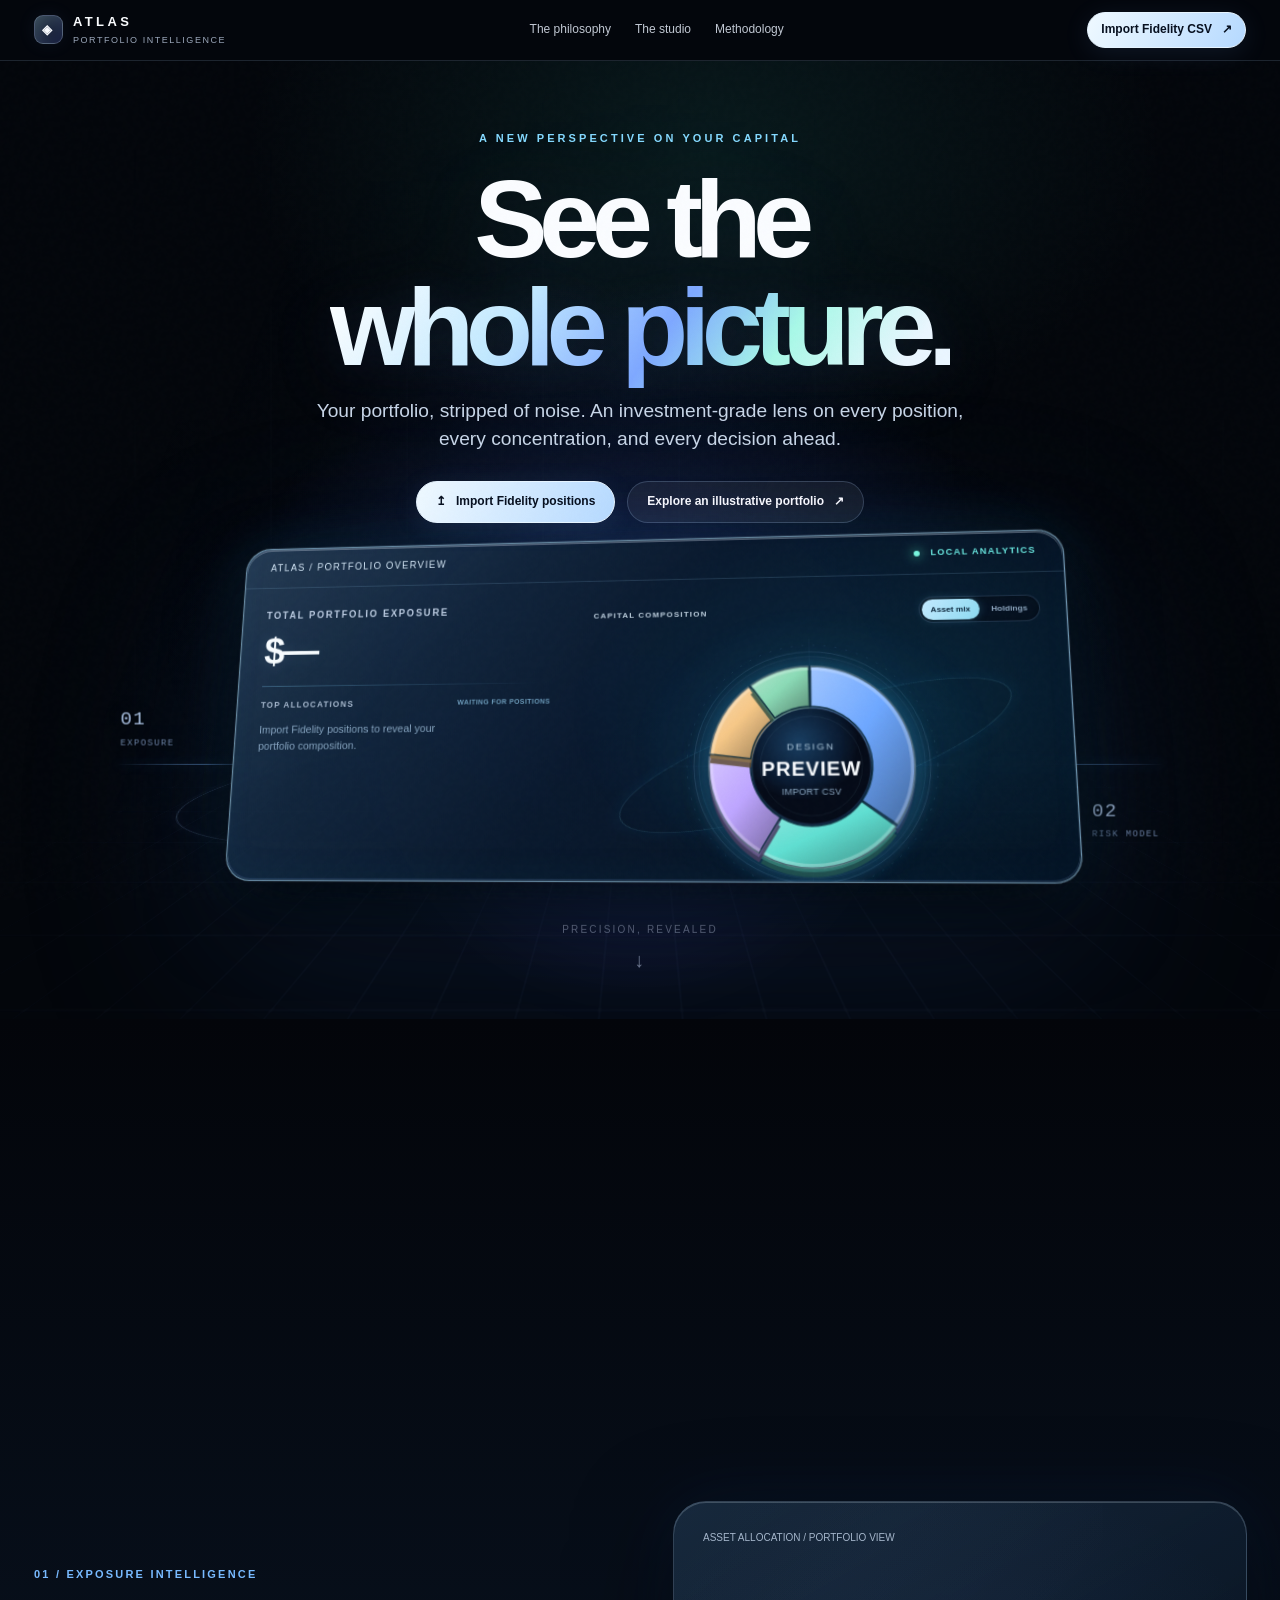
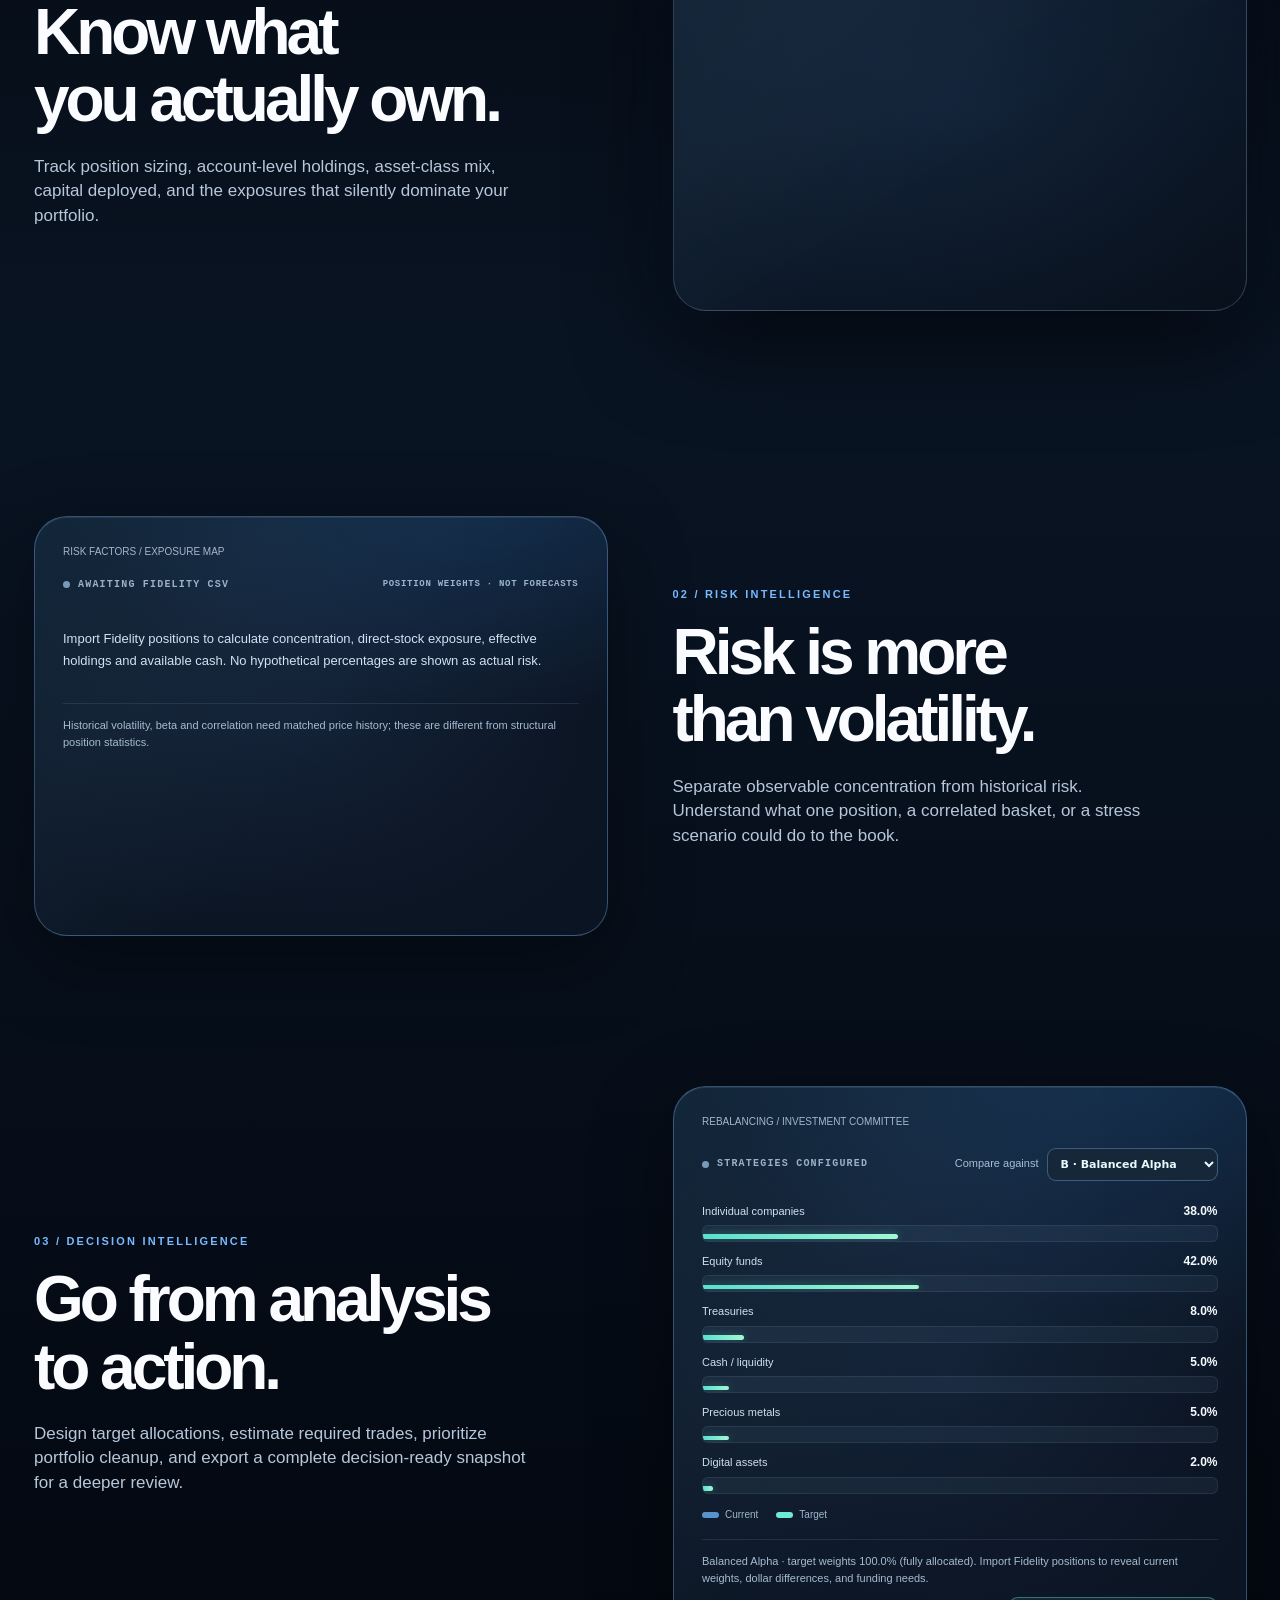
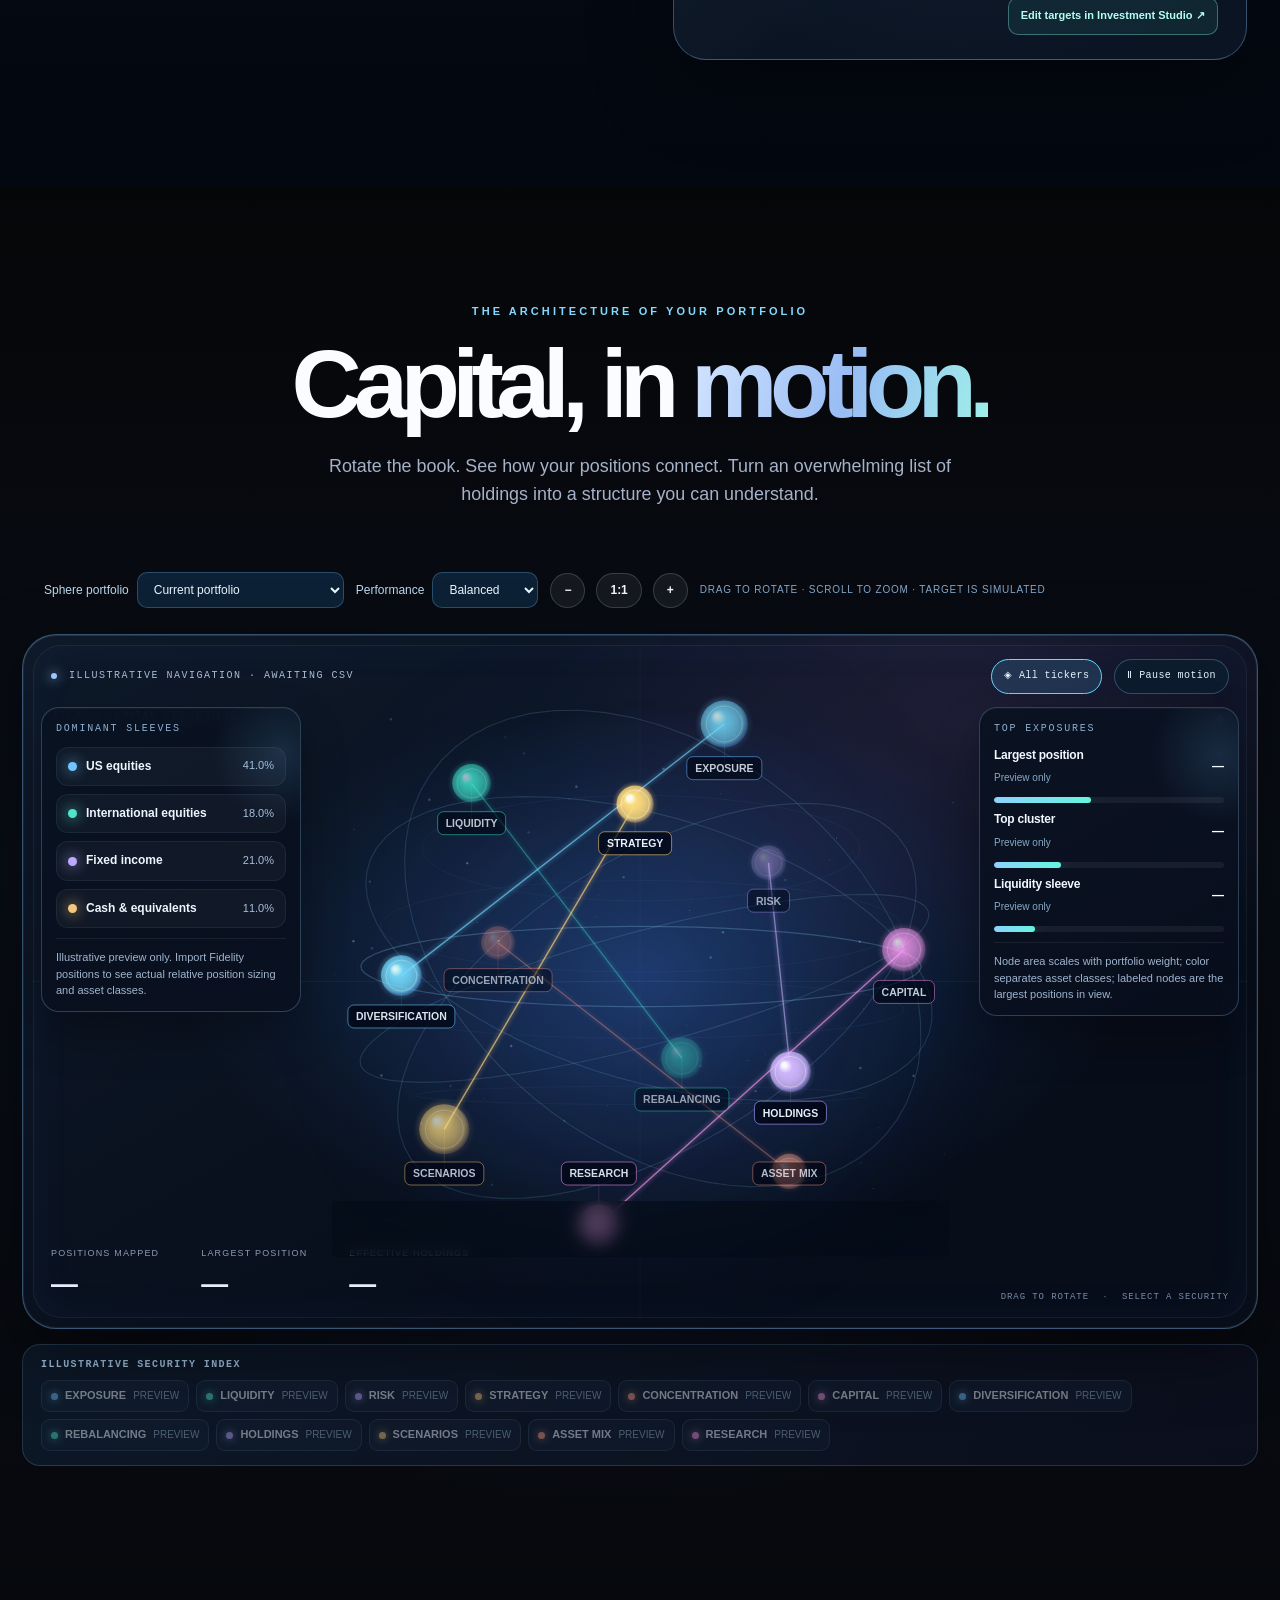
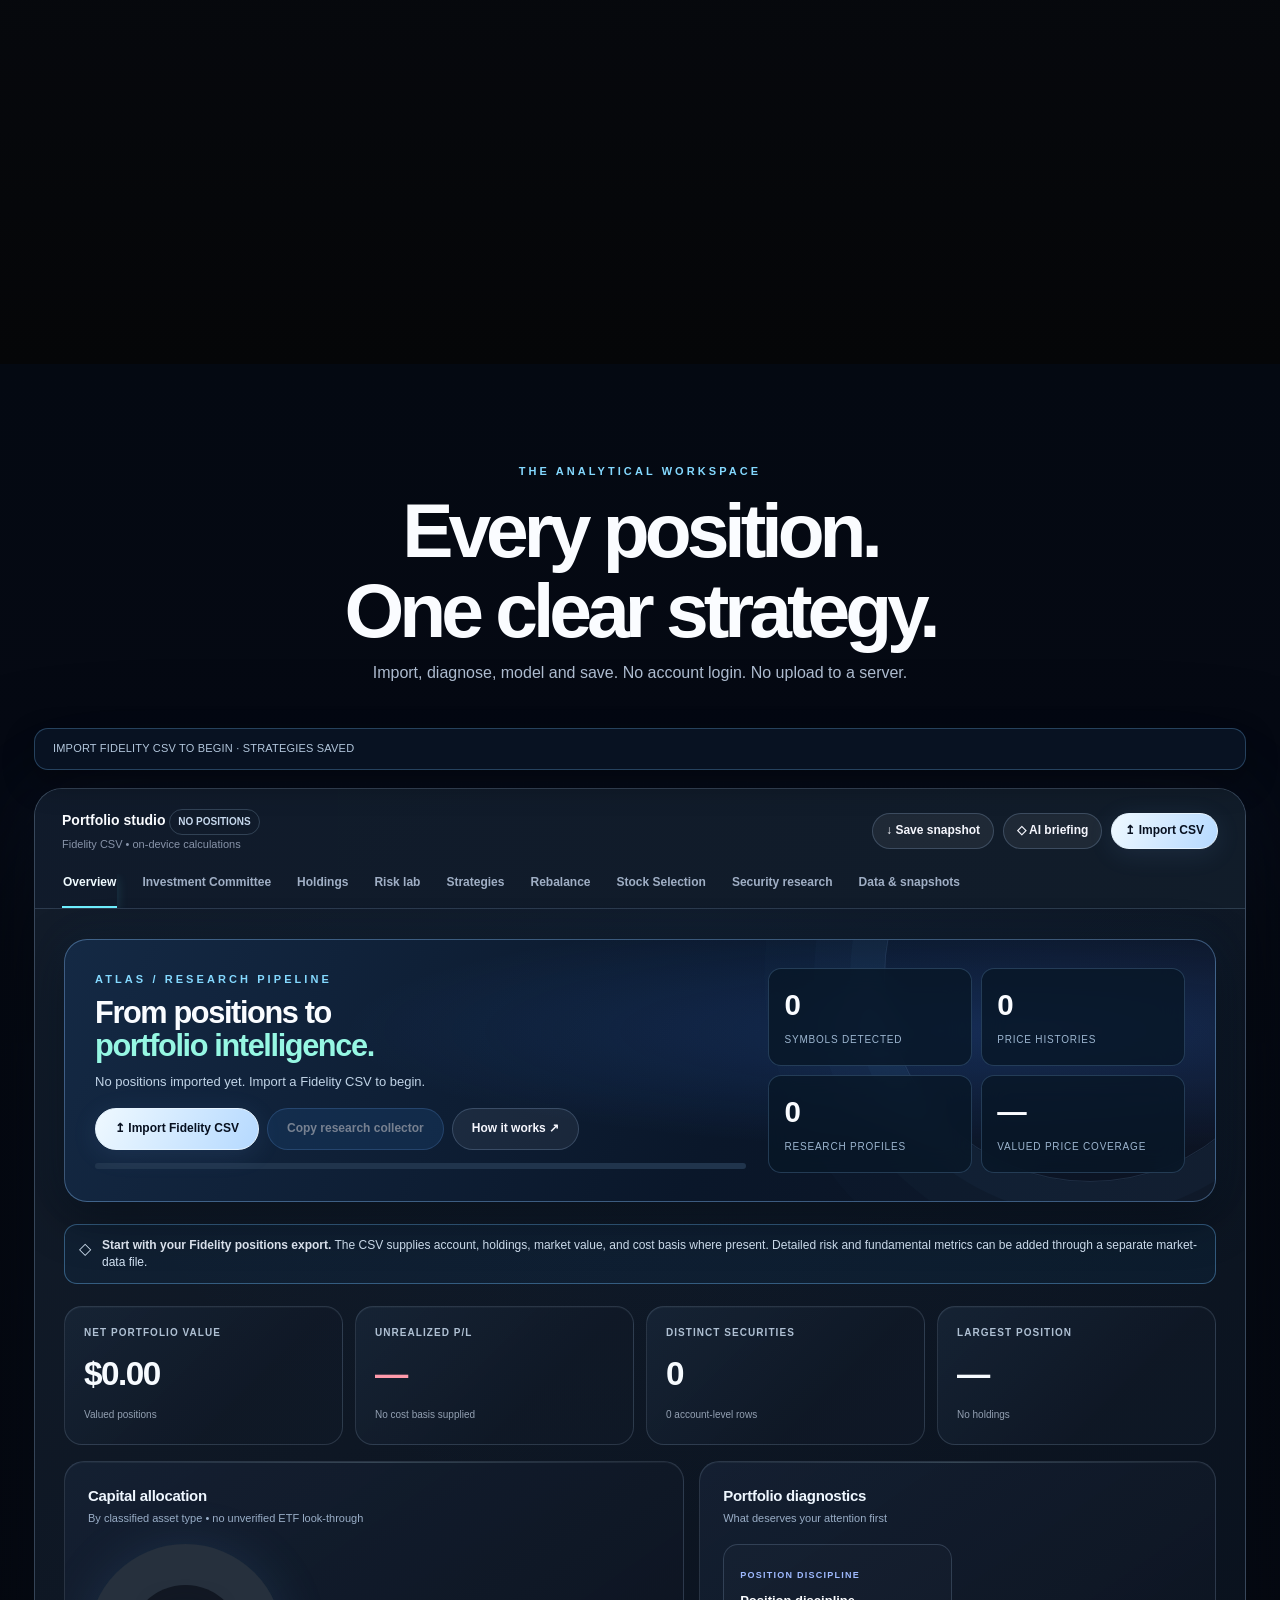
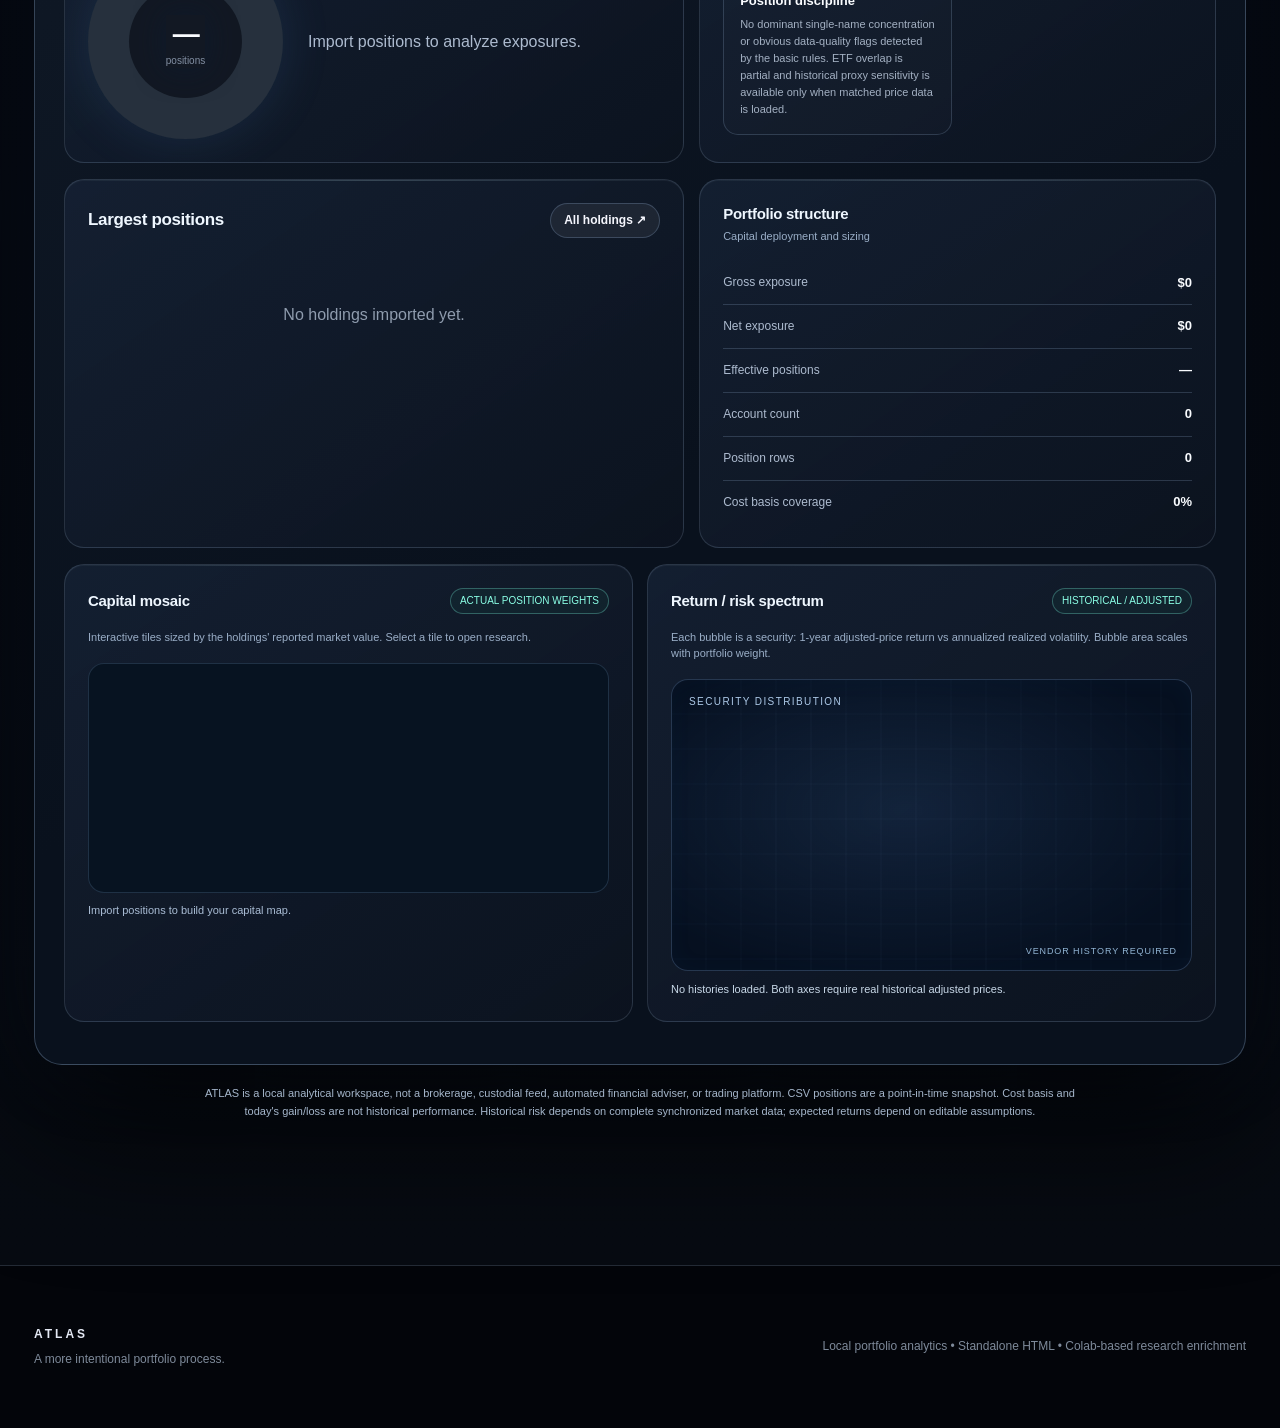
<file: experiments/atlas.html>
<!doctype html>
<html lang="en">
<head>
<meta charset="utf-8"><meta name="viewport" content="width=device-width,initial-scale=1"><meta name="color-scheme" content="dark">
<title>ATLAS 8.2 — Orbital Portfolio Intelligence</title>
<style>
:root{--bg:#050608;--bg2:#0a0d13;--panel:#11151e;--panel2:#151b25;--line:rgba(228,237,255,.11);--text:#f5f7fb;--muted:#9ba7b9;--dim:#687386;--blue:#9abbff;--cyan:#91e7ea;--violet:#baafff;--green:#88dfb5;--red:#fa9a9b;--gold:#f3cf92;--max:1240px;--radius:26px}
*{box-sizing:border-box}html{scroll-behavior:smooth}body{margin:0;background:var(--bg);color:var(--text);font-family:-apple-system,BlinkMacSystemFont,'SF Pro Display','Segoe UI',Arial,sans-serif;line-height:1.45;-webkit-font-smoothing:antialiased}body:before{content:"";position:fixed;inset:0;pointer-events:none;z-index:30;opacity:.12;background-image:url("data:image/svg+xml,%3Csvg viewBox='0 0 200 200' xmlns='http://www.w3.org/2000/svg'%3E%3Cfilter id='n'%3E%3CfeTurbulence type='fractalNoise' baseFrequency='.8' numOctaves='3' stitchTiles='stitch'/%3E%3C/filter%3E%3Crect width='100%25' height='100%25' filter='url(%23n)' opacity='.13'/%3E%3C/svg%3E")}a{color:inherit;text-decoration:none}button,input,select{font:inherit}button{cursor:pointer}button:disabled{cursor:not-allowed;opacity:.45}button:focus-visible,input:focus-visible,select:focus-visible{outline:2px solid var(--blue);outline-offset:3px}input,select{color:var(--text)}.container{width:min(calc(100% - 68px),var(--max));margin:auto}.top{height:61px;position:sticky;top:0;z-index:100;background:rgba(6,7,10,.82);backdrop-filter:blur(22px);-webkit-backdrop-filter:blur(22px);border-bottom:1px solid var(--line)}.navinner{height:100%;display:flex;align-items:center;justify-content:space-between;gap:15px}.brand{display:flex;align-items:center;gap:10px;font-weight:760;letter-spacing:.24em;font-size:13px}.mark{width:29px;height:29px;border:1px solid #a9bcda5c;border-radius:9px;display:grid;place-items:center;background:linear-gradient(150deg,#b5d5ff40,#1a2c4740);box-shadow:inset 0 0 17px #a5c4ff15}.brand small{display:block;color:#9aa6b9;font-size:9px;letter-spacing:.17em;font-weight:500;margin-top:2px}.navlinks{display:flex;gap:24px;align-items:center;color:#c1c8d3;font-size:12px}.navlinks a:hover{color:white}.btn{border-radius:99px;border:1px solid var(--line);background:rgba(255,255,255,.06);padding:11px 19px;color:#f5f6fd;font-size:12px;font-weight:640;white-space:nowrap;transition:transform .2s,background .2s,border-color .2s}.btn:hover{transform:translateY(-2px);background:rgba(255,255,255,.12)}.btn.main{background:#e7efff;color:#0b1019;border-color:#e7efff}.btn.main:hover{background:white}.btn.tiny{padding:8px 13px}.btn.blue{background:#283f65;border-color:#56739a}.icon{font-size:15px;vertical-align:-1px;margin-right:6px}.hero{min-height:calc(100svh - 61px);overflow:hidden;position:relative;display:flex;flex-direction:column;justify-content:center;text-align:center;padding:70px 22px 56px;background:radial-gradient(ellipse 47% 43% at 50% 60%,#1e2c5036,transparent 80%),radial-gradient(ellipse 35% 45% at 50% 15%,#15203e59,transparent 75%)}.eyebrow{font-size:11px;letter-spacing:.28em;text-transform:uppercase;font-weight:720;color:var(--blue)}.hero h1{font-size:clamp(62px,8.6vw,135px);line-height:.98;letter-spacing:-.078em;font-weight:760;margin:18px 0 16px}.hero h1 span{background:linear-gradient(120deg,#fff 14%,#b5ccff 54%,#8d9dbb);-webkit-background-clip:text;background-clip:text;color:transparent}.hero p{color:#b5bed0;font-size:clamp(15px,1.5vw,20px);margin:0 auto;max-width:680px;line-height:1.5}.heroactions{display:flex;justify-content:center;gap:12px;margin-top:27px;flex-wrap:wrap}.hero-stage{height:clamp(240px,28vw,420px);width:min(870px,100%);margin:10px auto -18px;position:relative;display:grid;place-items:center;perspective:900px;pointer-events:none}.halo{position:absolute;width:46%;aspect-ratio:1;border-radius:50%;background:radial-gradient(circle,#82aaff30,transparent 66%);filter:blur(25px);animation:breathe 7s ease-in-out infinite}.device{position:relative;width:min(690px,84vw);height:clamp(180px,21vw,290px);border:1px solid #a1b7e456;background:linear-gradient(145deg,#1a2537b5,#060a10e8 80%);border-radius:20px;transform:rotateX(16deg) rotateY(-12deg) rotateZ(1deg);box-shadow:0 0 1px #fff,0 24px 70px #030408,0 0 60px #4179df14,inset 0 0 35px #9abbff0a;overflow:hidden;animation:float 9s ease-in-out infinite}.device:after{content:"";position:absolute;inset:0;border:1px solid rgba(205,225,255,.10);border-radius:inherit;pointer-events:none}.device-top{height:40px;display:flex;justify-content:space-between;align-items:center;border-bottom:1px solid var(--line);padding:0 17px;font-size:10px;color:#c3cddd;letter-spacing:.12em}.status{color:var(--cyan)}.device-inner{display:grid;grid-template-columns:1fr 1.2fr;gap:26px;padding:21px}.minimetrics b{font-size:clamp(27px,4vw,47px);letter-spacing:-.055em}.minimetrics span{display:block;font-size:9px;text-transform:uppercase;letter-spacing:.19em;color:#8998b0}.mini-bars{display:flex;align-items:end;gap:7px;height:70px;margin-top:15px}.mini-bars i{display:block;flex:1;border-radius:4px 4px 0 0;background:linear-gradient(#bcd2ff,#274275);opacity:.8;transform-origin:bottom;animation:bars 2.6s ease-in-out infinite alternate}.device-chart{position:relative;display:flex;align-items:center;justify-content:center}.device-orbit{position:absolute;inset:4% 7%;border-radius:50%;border:1px solid #abcaff19;transform:rotateX(58deg) rotateZ(-16deg)}.trace{width:100%;height:160px}.scrollhint{margin-top:auto;font-size:10px;letter-spacing:.22em;color:#788398;text-transform:uppercase}.scrollhint:after{content:'↓';display:block;font-size:20px;margin-top:9px;animation:down 2s infinite}.section{padding:125px 0}.sectionhead{max-width:730px;margin:0 auto 55px;text-align:center}.sectionhead h2,.revealTitle{font-size:clamp(40px,5.5vw,79px);line-height:1.04;letter-spacing:-.065em;margin:18px 0;font-weight:735}.sectionhead p{color:#aeb8c7;font-size:17px}.story{background:linear-gradient(180deg,#050608,#0b1019 43%,#050608)}.story-grid{display:grid;grid-template-columns:1fr 1fr;align-items:center;gap:65px;min-height:520px}.story-copy .step{font-size:11px;color:var(--blue);font-weight:690;letter-spacing:.2em;text-transform:uppercase}.story-copy h2{font-size:clamp(41px,5.0vw,72px);line-height:1.05;letter-spacing:-.063em;margin:16px 0 21px}.story-copy p{font-size:17px;color:#adb8ca;max-width:495px}.story-panel{border:1px solid #ffffff21;background:linear-gradient(145deg,#1d2a3c73,#0d111a);border-radius:33px;padding:29px;min-height:410px;box-shadow:0 30px 110px #0009,inset 0 1px #ffffff10;position:relative;overflow:hidden}.story-panel:before{content:'';position:absolute;inset:-50%;background:radial-gradient(ellipse at center,#5279c716,transparent 40%);pointer-events:none}.story-donut{width:230px;height:230px;margin:25px auto;position:relative;border-radius:50%;background:conic-gradient(#9dbdff 0 43%,#91e7ea 43% 63%,#baaaff 63% 78%,#facf97 78% 90%,#8fe0b9 90%);transform:rotate(-90deg);box-shadow:0 0 50px #aec5ff15}.story-donut:after{content:'';position:absolute;inset:50px;background:#101620;border-radius:50%}.story-legend{display:flex;justify-content:center;gap:13px;font-size:10px;color:#aab6c9}.story-legend b{display:inline-block;width:7px;height:7px;border-radius:50%;background:var(--blue);margin-right:5px}.story-bars{display:grid;gap:15px;margin:30px 5px}.story-bar{font-size:11px;color:#bfcae0}.story-bar span{float:right}.story-bar i{display:block;height:7px;margin-top:9px;border-radius:6px;background:linear-gradient(90deg,#82a6ed,#89ddeb)}.story-lines{position:relative;height:280px;display:grid;align-items:center}.story-signal{height:1px;background:linear-gradient(90deg,transparent,#aac4ff75,transparent);position:relative}.story-signal:before{content:'';position:absolute;width:9px;height:9px;left:42%;top:-4px;border-radius:50%;background:#b4daff;box-shadow:0 0 15px #b4daff}.muted{color:var(--muted)}.workspace{padding:100px 0 145px;background:linear-gradient(#050608,#080c12)}.workspace-intro{text-align:center;margin-bottom:44px}.workspace-intro h2{font-size:clamp(44px,6vw,82px);line-height:1.05;letter-spacing:-.065em;margin:10px 0}.workspace-intro p{color:var(--muted);margin:0}.app{border:1px solid #ffffff21;border-radius:28px;min-height:800px;background:linear-gradient(155deg,#121824f0,#090c12 70%);box-shadow:0 40px 120px #000c;overflow:hidden}.appnav{border-bottom:1px solid var(--line);padding:20px 27px 0;background:#0e131bbf}.appbar{display:flex;gap:10px;justify-content:space-between;align-items:center;flex-wrap:wrap;margin-bottom:21px}.app-title{font-size:14px;font-weight:690}.app-sub{font-size:11px;color:#8793a8;margin-top:2px}.app-actions{display:flex;gap:9px;flex-wrap:wrap}.tabs{display:flex;gap:24px;overflow:auto;scrollbar-width:none}.tab{padding:0 1px 14px;border:0;border-bottom:2px solid transparent;color:#8593a6;background:none;font-size:12px;font-weight:650;white-space:nowrap}.tab.active{color:#f6f9ff;border-color:#9abaff}.appbody{padding:30px 29px 42px;min-height:655px}.pane{display:none}.pane.active{display:block;animation:fade .25s}.notice{display:flex;align-items:flex-start;gap:11px;border:1px solid #a8c9ff3a;background:#91bbff0a;border-radius:13px;color:#c5d3e5;font-size:12px;padding:12px 14px;margin-bottom:22px}.notice strong{color:#e5ecf8}.notice.warning{border-color:#ecc18843;background:#f3c8880b}.notice .symbol{font-size:16px}.metrics{display:grid;grid-template-columns:repeat(4,minmax(0,1fr));gap:12px}.metric{padding:19px 19px 20px;border:1px solid var(--line);background:#ffffff05;border-radius:18px;min-width:0}.metric label{display:block;color:#96a1b1;font-size:10px;text-transform:uppercase;letter-spacing:.105em;font-weight:650}.metric .value{font-weight:720;letter-spacing:-.055em;font-size:clamp(20px,2.6vw,34px);margin:9px 0 3px;white-space:nowrap;overflow:hidden;text-overflow:ellipsis}.metric small{font-size:10px;color:#93a0b2}.positive{color:var(--green)!important}.negative{color:var(--red)!important}.two{display:grid;grid-template-columns:1.2fr 1fr;gap:15px;margin-top:16px}.three{display:grid;grid-template-columns:repeat(3,1fr);gap:14px}.panel{border:1px solid var(--line);border-radius:20px;background:#ffffff04;padding:23px;min-width:0}.panel h3{font-size:15px;letter-spacing:-.02em;margin:0 0 4px}.paneldesc{font-size:11px;color:var(--muted);margin-bottom:17px}.allocation-layout{display:flex;align-items:center;gap:25px}.donut{width:195px;max-width:48%;aspect-ratio:1;border-radius:50%;flex:none;display:grid;place-items:center;background:conic-gradient(#293343 0% 100%);position:relative}.donut:after{content:"";position:absolute;inset:21%;border-radius:50%;background:#121823}.donut-inner{position:relative;z-index:1;text-align:center}.donut-inner b{font-size:27px;letter-spacing:-.055em}.donut-inner small{display:block;color:#8390a4;font-size:10px}.legend{display:flex;flex-direction:column;gap:10px;flex:1;min-width:0}.legend-row{display:flex;justify-content:space-between;gap:10px;font-size:11px;color:#b8c2d1}.legend-row b{color:#eaf0fc}.dot{display:inline-block;width:8px;height:8px;border-radius:3px;margin-right:8px}.holdtop{display:flex;align-items:center;justify-content:space-between;gap:12px;margin-bottom:15px;flex-wrap:wrap}.search{border:1px solid var(--line);background:#ffffff08;border-radius:11px;padding:10px 13px;min-width:190px;font-size:12px}.select{border:1px solid var(--line);background:#151c27;border-radius:11px;padding:10px;font-size:12px;max-width:210px}.tablewrap{overflow:auto;border-radius:14px;border:1px solid var(--line)}table{border-collapse:collapse;width:100%;min-width:760px;font-size:12px}th{text-align:left;font-size:10px;color:#8792a5;text-transform:uppercase;letter-spacing:.07em;font-weight:650;background:#ffffff05;padding:15px 14px;white-space:nowrap;cursor:pointer}td{border-top:1px solid #ffffff10;padding:14px;white-space:nowrap}tbody tr:hover{background:#9dbaff0b;cursor:pointer}.ticker{font-weight:720;font-size:13px;color:#edf3ff}.description{font-size:10px;color:#8592a6;display:block;max-width:225px;overflow:hidden;text-overflow:ellipsis}.tag{font-size:10px;border:1px solid #ffffff1a;border-radius:8px;padding:5px 8px;color:#bfc9d7;display:inline-block}.barline{height:5px;background:#29313e;border-radius:9px;min-width:60px;overflow:hidden}.barline i{height:100%;display:block;background:#9fbafa;border-radius:9px}.insights{display:grid;grid-template-columns:repeat(2,1fr);gap:11px}.insight{padding:16px;border:1px solid var(--line);background:#ffffff04;border-radius:15px}.insight .flag{font-size:9px;color:#9fbaff;text-transform:uppercase;letter-spacing:.14em;font-weight:700}.insight h4{font-size:13px;margin:8px 0 5px}.insight p{font-size:11px;line-height:1.55;color:#a3b0c2;margin:0}.riskstats{display:grid;grid-template-columns:repeat(3,1fr);gap:11px}.riskstat{padding:16px;border:1px solid var(--line);border-radius:14px;background:#ffffff04}.riskstat span{font-size:10px;color:#9da9bb;display:block}.riskstat b{font-size:25px;letter-spacing:-.04em;display:block;margin:5px 0}.riskstat small{font-size:10px;color:#79879c}.chart{height:190px;width:100%;overflow:visible}.chart svg{width:100%;height:100%}.target-row{display:grid;grid-template-columns:125px 1fr 76px;gap:13px;align-items:center;margin:10px 0}.target-row label{font-size:11px;color:#c4cede}.target-row input[type=range]{width:100%;accent-color:#9dbbff}.target-row .pct{width:74px;padding:8px;border-radius:8px;border:1px solid var(--line);background:#101723;text-align:center;font-size:11px}.difference{display:flex;justify-content:space-between;align-items:center;padding:12px 0;border-bottom:1px solid var(--line);gap:12px}.difference:last-child{border-bottom:0}.difference .track{flex:1;height:9px;border-radius:9px;background:#1d2634;overflow:hidden;max-width:240px}.difference .track i{display:block;height:100%;background:var(--blue)}.trade{display:grid;grid-template-columns:1fr auto;gap:15px;padding:14px 0;border-bottom:1px solid var(--line)}.trade:last-child{border:0}.trade h4{margin:0 0 4px;font-size:13px}.trade p{font-size:11px;color:#9eacbf;margin:0}.trade .amount{font-size:14px;font-weight:700;white-space:nowrap}.footer{border-top:1px solid var(--line);padding:60px 0;color:#7e8a9a;font-size:12px}.footline{display:flex;align-items:center;justify-content:space-between;gap:20px}.upload-plate{border:1px dashed #a6c7ff60;border-radius:20px;padding:32px;text-align:center;background:radial-gradient(circle at 50% 0,#86b1ff13,transparent 80%);transition:background .25s,border .25s}.upload-plate.drag{background:#91baff23;border-color:var(--blue)}.upload-plate strong{font-size:18px}.upload-plate p{color:#9eabbc;font-size:12px;margin:10px auto 20px;max-width:470px}.upload-icon{font-size:33px;color:#b6d1ff;margin-bottom:10px}.codebox{border:1px solid var(--line);background:#070a0f;border-radius:14px;padding:17px;max-height:290px;overflow:auto;line-height:1.5;font-size:10px;color:#b5c8dd;white-space:pre;tab-size:2}.fieldgrid{display:grid;grid-template-columns:1fr 1fr;gap:12px}.field{display:flex;flex-direction:column;gap:5px}.field label{font-size:10px;color:#a7b2c2}.field input{width:100%;border:1px solid var(--line);background:#111723;border-radius:10px;padding:11px;font-size:12px}.details{position:fixed;inset:0;background:#000b;z-index:300;display:none;align-items:center;justify-content:flex-end;backdrop-filter:blur(8px)}.details.show{display:flex}.drawer{height:100dvh;overflow:auto;width:min(550px,100vw);background:#10151e;border-left:1px solid #ffffff25;padding:36px;box-shadow:-20px 0 100px #000a}.drawer h2{font-size:47px;letter-spacing:-.055em;margin:12px 0 2px}.drawer .sub{font-size:12px;color:#a5b4c5}.detailGrid{display:grid;grid-template-columns:1fr 1fr;gap:10px;margin:29px 0}.detailCell{padding:15px;border:1px solid var(--line);border-radius:12px}.detailCell small{display:block;color:#8e9bb0;font-size:10px;margin-bottom:6px}.detailCell b{font-size:17px}.empty{padding:50px 20px;text-align:center;color:#8f9cae}.empty h3{color:#e5e9f3;margin:6px}.kbd{font-size:10px;color:#a1b1c7;background:#ffffff0a;border:1px solid var(--line);padding:3px 7px;border-radius:6px}.reveal{opacity:0;transform:translateY(27px);transition:opacity .8s ease,transform .8s cubic-bezier(.19,1,.22,1)}.reveal.in{opacity:1;transform:none}.inlinehelp{font-size:11px;color:#93a1b2;line-height:1.6}.alert{font-size:11px;padding:12px;border:1px solid #edbd8850;border-radius:12px;color:#e4c4a1;background:#f6b76b10;margin:12px 0}.miniPill{padding:5px 8px;border:1px solid var(--line);border-radius:20px;color:#9dabbd;font-size:10px;display:inline-block}.flex{display:flex;align-items:center;gap:10px;flex-wrap:wrap}.between{justify-content:space-between}.titleRow{display:flex;justify-content:space-between;align-items:center;gap:12px;flex-wrap:wrap;margin-bottom:15px}.titleRow h3{margin:0;font-size:17px}.smallgrid{display:grid;grid-template-columns:repeat(2,1fr);gap:12px}pre{font-family:ui-monospace,SFMono-Regular,Consolas,monospace}.testrow{margin:8px 0;padding:9px 12px;border-radius:9px;background:#ffffff06;font-size:12px;color:#afbed1}.error{color:#ffa4a6}.ok{color:#9bdec2}.spark{width:120px;height:30px;opacity:.95}.tinytext{font-size:10px;color:#8392a8}.formula{font-family:ui-monospace,Menlo,monospace;font-size:11px;background:#090d13;padding:9px 12px;border-radius:10px;overflow:auto}.asset-info{font-size:10px;color:#92a3b7;line-height:1.4}.checkrow{font-size:11px;color:#b5c3d4;display:flex;align-items:center;gap:8px;margin:13px 0}.checkrow input{accent-color:#afc6ff}
@keyframes float{50%{transform:rotateX(12deg) rotateY(-7deg) rotateZ(-1deg) translateY(-9px)}}@keyframes breathe{50%{transform:scale(1.13);opacity:.65}}@keyframes bars{to{transform:scaleY(.62)}}@keyframes down{50%{transform:translateY(7px)}}@keyframes fade{from{opacity:.65;transform:translateY(7px)}to{opacity:1;transform:none}}
@media(max-width:1000px){.two{grid-template-columns:1fr}.metrics{grid-template-columns:repeat(2,1fr)}.story-grid{gap:25px}.allocation-layout{justify-content:center}.story-panel{min-height:370px}}@media(max-width:700px){.container{width:min(calc(100% - 30px),var(--max))}.navlinks a{display:none}.top{height:58px}.brand{font-size:11px}.hero{padding:62px 17px 40px;min-height:85svh}.hero h1{font-size:clamp(60px,14vw,90px)}.hero-stage{height:250px;margin:15px auto}.device{width:92vw;height:200px}.device-inner{gap:9px;padding:16px}.device-top{height:30px}.device-chart .trace{height:115px}.mini-bars{height:55px}.section{padding:85px 0}.story-grid{grid-template-columns:1fr;min-height:auto;gap:27px}.story-grid+.story-grid{margin-top:90px}.story-copy h2{font-size:47px}.story-panel{min-height:330px}.story-donut{width:195px;height:195px}.workspace{padding:80px 0}.app{border-radius:20px}.appnav{padding:18px 17px 0}.tabs{gap:21px}.appbody{padding:20px 16px 40px}.app-actions .btn{padding:8px 11px}.metric{padding:15px}.metric .value{font-size:25px}.three,.insights,.riskstats,.fieldgrid,.smallgrid{grid-template-columns:1fr}.donut{width:160px}.allocation-layout{gap:12px}.panel{padding:17px}.drawer{padding:23px}.footline{align-items:start;flex-direction:column}}@media(prefers-reduced-motion:reduce){*,*:before,*:after{animation:none!important;scroll-behavior:auto!important;transition:none!important}.reveal{opacity:1;transform:none}}
@media print{body{background:#fff;color:#10151d}.top,.hero,.story,.footer,.workspace-intro,.app-actions,.tabs,.btn{display:none!important}.workspace{padding:0}.app{box-shadow:none;border:0;background:white}.pane{display:block!important;page-break-before:always}.panel,.metric,.insight{break-inside:avoid;border-color:#aaa;color:#111;background:#fff}.muted,.paneldesc{color:#444}th,td{color:#111}.appbody{padding:0}.two{grid-template-columns:1fr 1fr}}

/* ATLAS Cinematic Motion System — deliberately composited transforms, no video/WebGL dependency */
:root {--ease-out:cubic-bezier(.16,1,.3,1)}
.hero{isolation:isolate}
.hero:after{content:"";position:absolute;pointer-events:none;left:10%;right:10%;top:32%;height:52%;z-index:-1;background:radial-gradient(ellipse at 50% 57%,rgba(62,92,168,.16),transparent 66%);transform:translate3d(0,calc(var(--hero-ambient,0px)*.25),0)}
.hero .eyebrow,.hero h1,.hero p,.heroactions{position:relative;z-index:2}
.hero h1{filter:drop-shadow(0 14px 38px rgba(74,111,180,.09))}
.hero-stage{--hero-rx:13deg;--hero-ry:-12deg;--hero-rz:1deg;--hero-lift:0px;--stage-rise:0px;perspective:1100px;transform:translate3d(0,var(--stage-rise),0);will-change:transform}
.stage-perspective{position:absolute;inset:0;transform-style:preserve-3d;perspective:1000px;pointer-events:none;opacity:.9}
.stage-grid{position:absolute;inset:-5% 3%;background-image:linear-gradient(rgba(154,185,255,.09) 1px,transparent 1px),linear-gradient(90deg,rgba(154,185,255,.09) 1px,transparent 1px);background-size:34px 34px;mask-image:radial-gradient(ellipse 57% 60% at 50% 54%,#000 10%,transparent 100%);transform:perspective(560px) rotateX(63deg) translateY(15%);opacity:.65}
.stage-ring{position:absolute;left:50%;top:52%;border-radius:50%;border:1px solid rgba(151,195,255,.24);transform-style:preserve-3d;box-shadow:inset 0 0 26px rgba(140,173,255,.035),0 0 18px rgba(132,167,255,.055)}
.ring-one{width:min(850px,98%);height:74%;transform:translate(-50%,-50%) rotateX(72deg) rotateZ(-21deg)}
.ring-two{width:min(650px,79%);height:88%;transform:translate(-50%,-50%) rotateX(72deg) rotateZ(28deg);border-style:dashed;opacity:.44}
.stage-beam{position:absolute;top:53%;width:17%;height:1px;background:linear-gradient(90deg,transparent,rgba(121,182,255,.55),transparent);box-shadow:0 0 14px rgba(96,167,255,.36)}
.beam-left{left:0}.beam-right{right:0}
.floating-data{position:absolute;z-index:2;top:42%;display:flex;flex-direction:column;align-items:flex-start;text-align:left;gap:2px;font-family:ui-monospace,SFMono-Regular,monospace;color:#91a9d1;font-size:10px;letter-spacing:.13em;text-shadow:0 0 14px #070b12}
.floating-data b{font-size:19px;font-weight:450;color:#bdd6fa}.floating-data small{font-size:9px;color:#7992b8}.floating-left{left:1%;transform:translate3d(0,-8px,10px)}.floating-right{right:1%;top:60%;transform:translate3d(0,2px,10px)}
.device{animation:none;transform:rotateX(var(--hero-rx)) rotateY(var(--hero-ry)) rotateZ(var(--hero-rz)) translate3d(0,var(--hero-lift),0);transition:box-shadow .45s ease;will-change:transform;backface-visibility:hidden;box-shadow:0 0 1px rgba(245,251,255,.85),0 28px 75px rgba(0,0,0,.8),0 0 65px rgba(52,96,191,.13),inset 0 0 35px rgba(154,189,255,.05)}
.device:before{content:"";position:absolute;inset:0;border-radius:inherit;background:linear-gradient(123deg,transparent 16%,rgba(216,237,255,.06) 34%,transparent 57%);pointer-events:none;z-index:1}
.device:after{box-shadow:inset 0 1px 0 rgba(230,240,255,.32),inset 0 -1px 0 rgba(100,144,209,.17)}
.device-chart .trace{filter:drop-shadow(0 0 7px rgba(125,177,251,.28))}
.trace path:last-child{stroke-dasharray:550;stroke-dashoffset:550;animation:atlasLine 4.1s var(--ease-out) .3s both}
.stage-perspective .ring-one{animation:atlasOrbital 21s linear infinite alternate}
.stage-perspective .ring-two{animation:atlasOrbitalReverse 27s linear infinite alternate}
.hero-stage .halo{filter:blur(27px);animation:breathe 9s ease-in-out infinite}
.hero-stage .mini-bars i:nth-child(2n){animation-delay:-.7s}.hero-stage .mini-bars i:nth-child(3n){animation-delay:-1.2s}
.story-grid{perspective:1300px}
.story-panel{--tilt-x:0deg;--tilt-y:0deg;--panel-raise:0px;transform:translate3d(0,var(--panel-raise),0) rotateX(var(--tilt-x)) rotateY(var(--tilt-y));transition:transform .65s var(--ease-out),border-color .45s,box-shadow .45s;transform-style:preserve-3d;will-change:transform}
.story-panel:hover{border-color:rgba(180,206,255,.35);box-shadow:0 38px 110px rgba(0,0,0,.58),0 0 40px rgba(96,136,210,.075),inset 0 1px rgba(255,255,255,.1)}
.story-panel:after{content:"";position:absolute;inset:0;z-index:0;pointer-events:none;background:linear-gradient(130deg,transparent 8%,rgba(217,231,255,.08) 42%,transparent 70%);opacity:.2;transform:translateX(-25%);transition:opacity .6s,transform .8s var(--ease-out)}
.story-panel:hover:after{opacity:.8;transform:translateX(20%)}
.story-panel>*{position:relative;z-index:1}
.story-grid.in .story-donut{animation:atlasAppear 1.3s var(--ease-out) both}
.story-grid .story-bar i{transform:scaleX(.06);transform-origin:left center;transition:transform 1.25s var(--ease-out)}
.story-grid.in .story-bar i{transform:scaleX(1)}
.story-grid.in .story-bar:nth-child(2) i{transition-delay:.1s}.story-grid.in .story-bar:nth-child(3) i{transition-delay:.18s}.story-grid.in .story-bar:nth-child(4) i{transition-delay:.26s}
.story-grid.in .story-signal:before{animation:atlasSignal 5s ease-in-out infinite alternate}
.story-signal:nth-child(2):before{animation-delay:-1.2s!important}.story-signal:nth-child(3):before{animation-delay:-2.4s!important}.story-signal:nth-child(4):before{animation-delay:-3.2s!important}
/* The portfolio constellation is an actual weighted position view when a CSV is loaded. */
.capital-reveal{position:relative;background:linear-gradient(180deg,#050608 0%,#090d16 38%,#050608 100%);padding:118px 0 120px;overflow:hidden;isolation:isolate}
.capital-reveal:before{content:"";position:absolute;inset:8% -30% 0;z-index:-1;background:radial-gradient(ellipse 38% 36% at 49% 44%,rgba(48,82,170,.19),transparent 78%);pointer-events:none}
.capital-intro{text-align:center;max-width:850px}
.capital-intro h2{font-size:clamp(54px,7.6vw,112px);letter-spacing:-.079em;font-weight:745;line-height:1.03;margin:14px 0 19px}
.capital-intro h2 em{font-style:normal;background:linear-gradient(105deg,#d4e5ff 0%,#98bcf4 53%,#9ff0e9 100%);color:transparent;background-clip:text;-webkit-background-clip:text}
.capital-intro p{font-size:clamp(15px,1.4vw,19px);line-height:1.56;color:#a5b2c7;max-width:680px;margin:0 auto}
.capital-stage-wrap{margin:50px auto 0;width:min(1380px,calc(100% - 44px));perspective:1400px}
.capital-stage{position:relative;isolation:isolate;height:clamp(485px,58vw,695px);border:1px solid rgba(180,208,255,.18);background:radial-gradient(ellipse at 51% 49%,rgba(39,64,122,.18),transparent 63%),linear-gradient(155deg,#111823,#080b12 68%);border-radius:34px;overflow:hidden;box-shadow:0 65px 140px rgba(0,0,0,.64),inset 0 1px rgba(230,238,255,.11);transform:rotateX(var(--scene-pitch,0deg)) rotateY(var(--scene-turn,0deg));transition:box-shadow .5s}
.capital-stage:before{content:"";position:absolute;inset:0;z-index:0;background:linear-gradient(90deg,transparent 49.94%,rgba(158,194,247,.06) 50%,transparent 50.06%),linear-gradient(transparent 49.94%,rgba(158,194,247,.06) 50%,transparent 50.06%);pointer-events:none}
.capital-stage:after{content:"";position:absolute;inset:0;z-index:0;pointer-events:none;opacity:.3;background:repeating-linear-gradient(to bottom,transparent 0,transparent 5px,rgba(172,194,228,.012) 6px,transparent 7px)}
.capital-glow{pointer-events:none;position:absolute;z-index:0;inset:10% 19%;border-radius:50%;background:radial-gradient(circle,rgba(93,138,242,.095),transparent 68%);filter:blur(40px)}
.capital-stage canvas{position:absolute;z-index:2;inset:0;width:100%;height:100%;display:block;touch-action:pan-y;cursor:grab;outline-offset:-4px}
.capital-stage canvas:active{cursor:grabbing}
.capital-topline,.capital-bottomline,.capital-target{position:absolute;z-index:3;pointer-events:none}
.capital-topline{left:28px;right:28px;top:24px;display:flex;justify-content:space-between;gap:14px;align-items:center;font-size:10px;letter-spacing:.15em;font-family:ui-monospace,SFMono-Regular,monospace;color:#aabbd5}
.capital-topline>div{display:flex;align-items:center;gap:12px}.live-indicator{width:6px;height:6px;border-radius:50%;background:#98c8ff;box-shadow:0 0 12px #9fcfff}
.motion-button{pointer-events:auto;color:#b4c2d7;background:rgba(255,255,255,.035);border:1px solid rgba(200,225,255,.15);border-radius:40px;padding:9px 12px;font-size:10px;letter-spacing:.04em;white-space:nowrap;transition:background .2s}
.motion-button:hover{background:rgba(255,255,255,.1)}
.capital-target{top:74px;left:29px;right:29px;display:flex;justify-content:space-between;align-items:start;color:#62748e;font-size:10px;letter-spacing:.17em}
.crosshairs{font-size:23px;line-height:1;color:#7e98bd}
.capital-tooltip{position:absolute;z-index:5;min-width:145px;pointer-events:none;border:1px solid rgba(174,203,255,.31);background:rgba(11,18,30,.94);color:#e5f0ff;border-radius:12px;padding:12px 14px;box-shadow:0 12px 45px rgba(0,0,0,.55);font-size:11px;line-height:1.6;transform:translate(15px,-50%);opacity:0;transition:opacity .16s}
.capital-tooltip.visible{opacity:1}
.capital-tooltip b{display:block;font-size:13px;letter-spacing:.04em}
.capital-tooltip span{color:#97adc9}
.capital-bottomline{bottom:24px;left:28px;right:28px;display:flex;align-items:end;gap:42px}
.capital-figure span{font-size:9px;letter-spacing:.13em;color:#8b9cb4;display:block;margin-bottom:5px}
.capital-figure b{font-size:clamp(18px,2.1vw,27px);letter-spacing:-.04em;font-weight:660;color:#e6edfc;font-variant-numeric:tabular-nums}
.capital-mini-hint{margin-left:auto;font-size:9px;color:#788ba7;letter-spacing:.1em;font-family:ui-monospace,SFMono-Regular,monospace}
.capital-mini-hint span{padding:0 7px;color:#62738b}
.capital-outro{text-align:center;margin-top:22px}
.capital-legend{display:flex;justify-content:center;gap:19px;align-items:center;color:#c0cce0;font-size:10px;flex-wrap:wrap}
.capital-legend i{display:inline-block;width:7px;height:7px;border-radius:50%;background:#9bbcff;margin-right:-12px}.capital-legend i:nth-of-type(2){background:#89e7e5}.capital-legend i:nth-of-type(3){background:#c4aeff}.capital-legend i:nth-of-type(4){background:#f1ca92}
.capital-outro p{font-size:11px;color:#8898ad;max-width:800px;margin:13px auto 0}
.capital-analytics{margin:18px auto 0;max-width:min(1380px,calc(100% - 44px))}
.capital-insight-grid{display:grid;grid-template-columns:1.45fr .95fr .95fr 1.05fr;gap:14px}
.capital-card{position:relative;border:1px solid rgba(174,203,255,.14);background:linear-gradient(180deg,rgba(13,18,29,.92),rgba(9,12,18,.94));border-radius:20px;padding:18px 18px 16px;box-shadow:0 18px 45px rgba(0,0,0,.34),inset 0 1px rgba(255,255,255,.03);overflow:hidden}
.capital-card:before{content:"";position:absolute;inset:auto -20% 58% auto;width:180px;height:180px;border-radius:50%;background:radial-gradient(circle,rgba(91,162,255,.12),transparent 72%);pointer-events:none}
.capital-card .mini{font-size:10px;letter-spacing:.18em;color:#90a5c4;text-transform:uppercase;font-family:ui-monospace,SFMono-Regular,monospace}
.capital-card .big{font-size:clamp(28px,3vw,42px);letter-spacing:-.05em;font-weight:710;color:#eff6ff;margin-top:8px;line-height:1}
.capital-card .sub{margin-top:7px;color:#9eb0ca;font-size:12px;line-height:1.5}
.capital-breakdown-list{display:grid;gap:10px;margin-top:14px}
.capital-break-row{display:grid;grid-template-columns:minmax(0,1fr) auto;gap:12px;align-items:center}
.capital-break-row .name{display:flex;align-items:center;gap:10px;color:#e3eefc;font-size:12px;min-width:0}.capital-break-row .name b{font-weight:560;white-space:nowrap;overflow:hidden;text-overflow:ellipsis}
.capital-break-row .dot{width:9px;height:9px;border-radius:50%;flex:none;box-shadow:0 0 14px currentColor}
.capital-break-row .pct{font-variant-numeric:tabular-nums;color:#f7fbff;font-size:12px;font-weight:650}
.capital-break-row .bar{grid-column:1/span 2;height:7px;background:rgba(255,255,255,.06);border-radius:999px;overflow:hidden}
.capital-break-row .bar i{display:block;height:100%;border-radius:999px;background:linear-gradient(90deg,rgba(255,255,255,.18),var(--bar,#74adff));box-shadow:0 0 18px rgba(116,173,255,.25)}
.capital-sizekey{margin-top:12px;padding-top:12px;border-top:1px solid rgba(255,255,255,.06);display:flex;justify-content:space-between;align-items:center;gap:10px;flex-wrap:wrap;color:#95a8c5;font-size:11px}
.capital-bubbles{display:flex;align-items:flex-end;gap:9px}.capital-bubbles i{display:block;border-radius:50%;background:radial-gradient(circle at 35% 35%,#ffffff,#72a9ff 45%,rgba(64,103,190,.78) 70%,rgba(64,103,190,.12) 100%);box-shadow:0 0 18px rgba(114,169,255,.34)}
.capital-bubbles i:nth-child(1){width:10px;height:10px}.capital-bubbles i:nth-child(2){width:16px;height:16px}.capital-bubbles i:nth-child(3){width:24px;height:24px}
.capital-callout{display:inline-flex;align-items:center;gap:8px;margin-top:10px;padding:8px 10px;border-radius:999px;border:1px solid rgba(163,204,255,.14);background:rgba(255,255,255,.03);color:#dce9fb;font-size:11px}.capital-callout .swatch{width:8px;height:8px;border-radius:50%;background:var(--swatch,#72a9ff);box-shadow:0 0 10px var(--swatch,#72a9ff)}
.capital-focus{display:grid;gap:9px;margin-top:10px}.capital-focus b{font-size:17px;letter-spacing:-.02em;color:#eff6ff}.capital-focus p{margin:0;color:#9eb0ca;font-size:12px;line-height:1.55}
@media(max-width:1100px){.capital-insight-grid{grid-template-columns:1fr 1fr}.capital-card:first-child{grid-column:1/-1}}
@media(max-width:700px){.capital-analytics{max-width:calc(100% - 22px)}.capital-insight-grid{grid-template-columns:1fr}.capital-card{padding:15px 15px 14px}.capital-card .big{font-size:30px}.capital-sizekey{align-items:flex-start}.capital-break-row .name{font-size:11px}}
/* Dashboard animations do not obscure data or move controls. */
.metric,.panel,.insight,.riskstat{transition:border-color .3s,background .3s,box-shadow .3s}
.metric:hover,.panel:hover,.insight:hover,.riskstat:hover{border-color:rgba(180,208,255,.24);background-color:rgba(172,197,243,.035)}
.metric .value{font-variant-numeric:tabular-nums}
.donut{transition:box-shadow .5s,transform .6s var(--ease-out)}.donut:hover{transform:scale(1.025);box-shadow:0 0 33px rgba(132,185,255,.11)}
.pane.active{animation:atlasPaneIn .48s var(--ease-out)}
.motion-paused .mini-bars i,.motion-paused .trace path,.motion-paused .halo,.motion-paused .stage-ring,.motion-paused .story-signal:before{animation-play-state:paused!important}.motion-paused .story-panel{transform:none!important}
@keyframes atlasLine{from{stroke-dashoffset:550}to{stroke-dashoffset:0}}
@keyframes atlasOrbital{from{transform:translate(-50%,-50%) rotateX(72deg) rotateZ(-21deg)}to{transform:translate(-50%,-50%) rotateX(72deg) rotateZ(16deg)}}
@keyframes atlasOrbitalReverse{from{transform:translate(-50%,-50%) rotateX(72deg) rotateZ(28deg)}to{transform:translate(-50%,-50%) rotateX(72deg) rotateZ(-13deg)}}
@keyframes atlasSignal{to{transform:translateX(50px);opacity:.53}}
@keyframes atlasAppear{from{opacity:.28;transform:rotate(-135deg) scale(.8)}to{opacity:1;transform:rotate(-90deg) scale(1)}}
@keyframes atlasPaneIn{from{opacity:.65;transform:translate3d(0,8px,0)}to{opacity:1;transform:none}}
@media(max-width:900px){.capital-stage{height:570px}.capital-mini-hint{display:none}.floating-data{display:none}.capital-bottomline{gap:25px}}
@media(max-width:700px){.hero-stage{perspective:750px}.stage-grid{opacity:.4}.hero-stage .device{width:91vw}.capital-reveal{padding:83px 0}.capital-intro h2{font-size:clamp(51px,13vw,77px)}.capital-stage-wrap{width:calc(100% - 22px);margin-top:32px}.capital-stage{height:515px;border-radius:23px}.capital-topline{top:18px;left:15px;right:15px;font-size:8px;letter-spacing:.07em}.capital-target{top:62px;left:16px;right:16px;font-size:8px}.capital-bottomline{bottom:20px;left:17px;right:17px;gap:14px;justify-content:space-between}.capital-figure span{font-size:7px;letter-spacing:.02em}.capital-figure b{font-size:20px}.capital-legend{gap:12px;font-size:9px}.capital-legend i{margin-right:-8px}.story-panel{transform:none!important}.capital-stage{transform:none!important}}
@media(prefers-reduced-motion:reduce){.stage-ring,.mini-bars i,.trace path,.story-grid .story-signal:before,.story-grid .story-donut{animation:none!important}.story-panel,.device,.capital-stage,.hero-stage{transform:none!important;transition:none!important}.story-grid .story-bar i{transform:scaleX(1)!important}.trace path:last-child{stroke-dashoffset:0!important}.capital-stage canvas{cursor:default}}
@media print{.capital-reveal{display:none!important}.hero-stage,.stage-perspective{display:none!important}}


/* ATLAS v6 orbital enhancement */
.capital-stage{overflow:hidden;background:radial-gradient(circle at 50% 47%,rgba(67,118,255,.18),transparent 33%),radial-gradient(circle at 16% 18%,rgba(69,232,211,.10),transparent 28%),radial-gradient(circle at 84% 18%,rgba(146,113,255,.12),transparent 30%),linear-gradient(180deg,rgba(8,12,22,.96),rgba(5,8,15,.98));box-shadow:0 24px 70px rgba(0,0,0,.46),inset 0 0 0 1px rgba(185,220,255,.08),inset 0 1px rgba(255,255,255,.05)}
.capital-stage:before{content:"";position:absolute;inset:10px;border-radius:28px;border:1px solid rgba(185,226,255,.08);pointer-events:none;box-shadow:inset 0 0 45px rgba(69,130,255,.05)}
.capital-glow{filter:blur(10px) saturate(120%);opacity:.9}
#atlasGlobe{filter:brightness(1.08) contrast(1.08) saturate(1.1)}
.capital-side{position:absolute;top:72px;width:min(260px,24%);padding:14px 14px 12px;border:1px solid rgba(166,210,255,.16);border-radius:18px;background:linear-gradient(180deg,rgba(8,14,24,.72),rgba(8,14,24,.58));backdrop-filter:blur(12px);box-shadow:0 20px 45px rgba(0,0,0,.28),inset 0 1px rgba(255,255,255,.04);z-index:4;overflow:hidden}
.capital-side:before{content:"";position:absolute;inset:auto -20% 62% auto;width:140px;height:140px;border-radius:50%;background:radial-gradient(circle,rgba(110,190,255,.15),transparent 70%);pointer-events:none}
.capital-side-left{left:18px}.capital-side-right{right:18px}
.capital-side-head{font-size:10px;letter-spacing:.18em;text-transform:uppercase;color:#8eb0d1;font-family:ui-monospace,SFMono-Regular,monospace;margin-bottom:10px}
.capital-chip-stack{display:grid;gap:8px}
.capital-chip{display:flex;align-items:center;justify-content:space-between;gap:10px;padding:10px 11px;border-radius:12px;background:rgba(255,255,255,.035);border:1px solid rgba(170,214,255,.08)}
.capital-chip .left{display:flex;align-items:center;gap:9px;min-width:0}.capital-chip .sw{width:9px;height:9px;border-radius:50%;box-shadow:0 0 14px currentColor;flex:none}.capital-chip b{font-size:12px;color:#edf6ff;font-weight:600;white-space:nowrap;overflow:hidden;text-overflow:ellipsis;max-width:140px}.capital-chip span{font-size:11px;color:#a7c1dd;font-variant-numeric:tabular-nums}
.capital-top-list{display:grid;gap:8px}
.capital-top-row{display:grid;grid-template-columns:minmax(0,1fr) auto;gap:10px;align-items:center}.capital-top-row .top-name{min-width:0}.capital-top-row .top-name b{display:block;color:#f1f8ff;font-size:12px;letter-spacing:-.02em;white-space:nowrap;overflow:hidden;text-overflow:ellipsis}.capital-top-row .top-name small{color:#89a9c7;font-size:10px}.capital-top-row .top-val{font-size:12px;color:#fff;font-weight:650;font-variant-numeric:tabular-nums}.capital-top-row .bar{grid-column:1 / span 2;height:6px;border-radius:999px;background:rgba(255,255,255,.06);overflow:hidden}.capital-top-row .bar i{display:block;height:100%;border-radius:inherit;background:linear-gradient(90deg,#8ed1ff,#64f5df);box-shadow:0 0 18px rgba(109,198,255,.28)}
.capital-side-note{margin-top:10px;padding-top:10px;border-top:1px solid rgba(255,255,255,.07);color:#9fb5ce;font-size:11px;line-height:1.5}
.capital-intel-band{display:grid;grid-template-columns:1.05fr .95fr 1fr;gap:14px}.capital-mini-card{border:1px solid rgba(170,214,255,.12);border-radius:16px;padding:15px;background:linear-gradient(180deg,rgba(10,16,28,.92),rgba(8,12,22,.9));box-shadow:0 12px 34px rgba(0,0,0,.25)}.capital-mini-card h4{margin:0 0 6px;font-size:11px;letter-spacing:.16em;text-transform:uppercase;color:#8faacc;font-family:ui-monospace,SFMono-Regular,monospace}.capital-mini-card p{margin:0;color:#dce8f7;font-size:13px;line-height:1.55}.capital-mini-card p b{color:#fff}
.capital-analytics .capital-card{background:linear-gradient(180deg,rgba(13,19,31,.96),rgba(8,12,21,.94))}
@media(max-width:1120px){.capital-side{position:relative;top:auto;left:auto;right:auto;width:auto;margin:12px 14px 0}.capital-stage{padding-bottom:18px}.capital-bottomline{margin-top:12px}.capital-intel-band{grid-template-columns:1fr}}
@media(max-width:700px){.capital-side{margin:10px 10px 0;padding:12px}.capital-top-row .top-name b,.capital-chip b{font-size:11px}#atlasGlobe{filter:brightness(1.06) contrast(1.06)}}


/* ATLAS 4.1 — asset-class graph and deep research */
.capital-connection-legend{position:absolute;left:50%;bottom:72px;transform:translateX(-50%);z-index:5;display:flex;align-items:center;justify-content:center;gap:11px;flex-wrap:wrap;max-width:56%;padding:7px 12px;border:1px solid rgba(155,206,255,.15);border-radius:999px;background:rgba(5,12,23,.62);backdrop-filter:blur(10px);color:#a9c2dc;font-size:9px;letter-spacing:.06em}
.connection-note{font-family:ui-monospace,SFMono-Regular,monospace;letter-spacing:.12em;color:#b7cce2}.connection-key{display:inline-flex;align-items:center;gap:5px;white-space:nowrap;color:#d3e3f4}.connection-key i{display:inline-block;width:13px;height:2px;background:var(--connection);box-shadow:0 0 7px var(--connection);border-radius:3px}
.deep-research-grid{display:grid;grid-template-columns:repeat(4,minmax(0,1fr));gap:9px;margin-bottom:14px}.deep-research-stat{min-width:0;padding:12px;border:1px solid rgba(145,195,246,.16);border-radius:12px;background:linear-gradient(145deg,#12243a,#0a1524)}.deep-research-stat small{display:block;color:#9db4cd;font-size:10px;line-height:1.35}.deep-research-stat b{display:block;color:#f1f7ff;font-size:clamp(14px,1.3vw,19px);margin-top:6px;white-space:nowrap;overflow:hidden;text-overflow:ellipsis;font-variant-numeric:tabular-nums}.deep-research-section{margin-top:14px;padding:14px;border:1px solid rgba(151,197,244,.13);border-radius:13px;background:rgba(6,15,26,.62);min-width:0}.deep-research-section h4{margin:0 0 10px;color:#dcecff;font-size:12px;letter-spacing:.07em}.deep-research-table{width:100%;border-collapse:collapse;font-size:10px;min-width:420px}.deep-research-table th,.deep-research-table td{padding:8px 9px;text-align:right;border-bottom:1px solid rgba(255,255,255,.07);color:#c7d8e9;white-space:nowrap}.deep-research-table th:first-child,.deep-research-table td:first-child{text-align:left;color:#eff6ff;position:sticky;left:0;background:#0b1726}.deep-research-table thead th{color:#91abc7;font-size:9px;letter-spacing:.08em;text-transform:uppercase}.deep-research-scroll{overflow:auto;max-width:100%}.deep-research-columns{display:grid;grid-template-columns:1fr 1fr;gap:12px}.deep-research-list{display:grid;gap:7px}.deep-research-row{display:flex;justify-content:space-between;gap:12px;padding:8px 0;border-bottom:1px solid rgba(255,255,255,.06);font-size:11px;color:#a9bfd7}.deep-research-row b{color:#f0f6ff;text-align:right;font-weight:600}.deep-research-note{font-size:10px;color:#91a8c1;line-height:1.55;margin-top:9px}.deep-research-empty{padding:18px;border:1px dashed rgba(151,197,244,.2);border-radius:12px;color:#9bb1c9;font-size:12px;line-height:1.55}
@media(max-width:1120px){.capital-connection-legend{position:relative;left:auto;bottom:auto;transform:none;max-width:none;margin:10px 14px 0;border-radius:12px}.deep-research-grid{grid-template-columns:repeat(2,minmax(0,1fr))}.deep-research-columns{grid-template-columns:1fr}}
@media(max-width:620px){.deep-research-grid{grid-template-columns:1fr 1fr}.capital-connection-legend{gap:7px;font-size:8px;padding:7px 9px}}


/* ATLAS 8.2 — high-contrast spectral palette and instrument typography */
:root{--blue:#74c4ff;--cyan:#50e5ca;--violet:#bca8ff;--green:#79e4b4;--red:#ff9a9f;--gold:#f3c77d;--muted:#adbdcf;--line:rgba(190,216,255,.16);--panel:#101927;--panel2:#132133}
.app,.capital-card,.panel,.metric,.riskstat{border-color:rgba(167,209,255,.18)}
.app .panel{background:linear-gradient(145deg,rgba(22,34,53,.82),rgba(12,19,31,.95))}
.capital-stage{border-color:rgba(123,196,255,.37);background:radial-gradient(ellipse at 51% 49%,rgba(54,123,228,.22),transparent 53%),radial-gradient(ellipse at 76% 12%,rgba(199,123,244,.105),transparent 32%),linear-gradient(150deg,#0e1929,#070d19 74%)}
.capital-connection-legend{background:rgba(5,13,24,.67);border:1px solid rgba(142,204,255,.18);border-radius:40px;padding:8px 12px;backdrop-filter:blur(8px)}
.capital-stage-actions{display:flex;gap:8px;align-items:center;pointer-events:auto}
.capital-stage-actions .motion-button{background:rgba(12,29,48,.80);border-color:rgba(131,213,255,.28);color:#e4f6ff}
#atlasLabelToggle[aria-pressed="true"]{background:rgba(61,132,174,.25);border-color:#68d5ff}
.capital-side{border-color:rgba(156,205,255,.25);background:linear-gradient(150deg,rgba(8,18,32,.88),rgba(9,14,29,.76))}
.atlas-index-wrap{width:min(1380px,calc(100% - 44px));margin:15px auto 0;border-radius:18px;padding:14px 18px;background:linear-gradient(110deg,rgba(13,26,43,.85),rgba(12,16,31,.86));border:1px solid rgba(133,189,239,.2)}
.atlas-index-caption{font:600 10px ui-monospace,SFMono-Regular,monospace;letter-spacing:.14em;color:#9cbbd9;margin-bottom:10px}
.atlas-ticker-grid{display:flex;gap:7px;flex-wrap:wrap;max-height:108px;overflow-y:auto;scrollbar-color:#40637e #0e1b2a}
.atlas-ticker-chip{display:inline-flex;gap:7px;align-items:center;color:#f2f8ff;border:1px solid rgba(174,211,250,.19);background:rgba(21,35,53,.8);font-size:10px;border-radius:9px;padding:7px 9px;min-height:30px;transition:border-color .2s,transform .2s}
.atlas-ticker-chip:not(:disabled):hover{border-color:#86d4f7;transform:translateY(-1px)}.atlas-ticker-chip b{font-size:11px}.atlas-ticker-chip span:last-child{color:#9cb8d0;font-variant-numeric:tabular-nums}
.atlas-index-swatch{background:var(--atlas-chip);width:7px;height:7px;box-shadow:0 0 9px var(--atlas-chip);border-radius:50%}
.atlas-index-empty{color:#9fb3c6;font-size:12px}
.terrain-key{display:flex;gap:15px;flex-wrap:wrap;margin-bottom:8px}.terrain-key span{display:inline-flex;gap:7px;align-items:center;color:#d8ebff;font-size:12px}.terrain-key i{height:7px;width:13px;border-radius:5px}.terrain-key b{color:#fff}
#terrainLegend{color:#9cb5cd;line-height:1.6}.atlas-vol-explain{font-size:11px;color:#8faac5;line-height:1.6;margin-top:8px;border-top:1px solid rgba(136,181,220,.13);padding-top:8px}
#terrainCanvas{background:radial-gradient(ellipse 65% 80% at 55% 44%,rgba(64,107,201,.15),transparent 90%)}
@media(max-width:1120px){.capital-side{display:none!important}.capital-connection-legend{position:absolute;left:50%;bottom:67px;transform:translateX(-50%);max-width:calc(100% - 20px);margin:0}}
@media(max-width:700px){.capital-stage-actions{gap:4px}.capital-stage-actions .motion-button{padding:6px 8px;font-size:9px}.atlas-index-wrap{width:calc(100% - 22px);padding:11px}.atlas-ticker-grid{max-height:148px}.capital-side-head{font-size:9px}}


/* ATLAS v9.1 — functional storytelling, replaces non-data placeholder bars */
.story-grid .story-panel:has(.atlas-story-risk),.story-grid .story-panel:has(.atlas-target-compare){padding:28px 28px 24px;min-height:420px;border:1px solid rgba(132,187,246,.35);background:radial-gradient(ellipse 75% 45% at 80% 0%,rgba(40,115,198,.18),transparent),linear-gradient(150deg,#12263a,#0b1422 70%);box-shadow:0 24px 80px rgba(0,0,0,.38),inset 0 1px rgba(207,239,255,.09)}
.atlas-story-heading{display:flex;align-items:center;justify-content:space-between;gap:10px;flex-wrap:wrap;margin:18px 0 22px}
.atlas-live-status{font:700 10px/1.4 ui-monospace,SFMono-Regular,Menlo,monospace;letter-spacing:.12em;color:#a7f7e8;display:flex;align-items:center;gap:8px}.atlas-live-status i{width:7px;height:7px;border-radius:50%;display:block;background:#62edd1;box-shadow:0 0 9px #62edd1}.atlas-live-status.pending{color:#9ab1c9}.atlas-live-status.pending i{background:#7999bb;box-shadow:none}
.atlas-help{font:600 9px/1.4 ui-monospace,SFMono-Regular,Menlo,monospace;letter-spacing:.08em;color:#9cb5cf}
.atlas-story-risk{display:grid;gap:19px;padding:4px 0}.atlas-risk-row{display:grid;gap:6px}.atlas-risk-row .atlas-item-head{position:static;height:auto;z-index:auto;background:transparent;border:0;backdrop-filter:none;display:flex;justify-content:space-between;align-items:baseline;gap:14px}.atlas-risk-row .name{font-size:13px;color:#dceaff;font-weight:600}.atlas-risk-row .value{font-size:16px;letter-spacing:-.03em;color:#f6fbff;font-weight:750;font-variant-numeric:tabular-nums}.atlas-risk-row .rail{height:8px;background:rgba(166,210,245,.10);border-radius:999px;overflow:hidden}.atlas-risk-row .rail i{display:block;height:100%;border-radius:inherit;background:linear-gradient(90deg,var(--c1,#68aaff),var(--c2,#6aedd5));box-shadow:0 0 13px var(--c1,#68aaff);transition:width .65s cubic-bezier(.2,.8,.2,1)}.atlas-risk-row .note{font-size:10px;color:#a6bbd2;line-height:1.4}
.atlas-target-compare{display:grid;gap:11px}.atlas-target-row{display:grid;gap:5px}.atlas-target-row .atlas-item-head{position:static;height:auto;z-index:auto;background:transparent;border:0;backdrop-filter:none;display:flex;justify-content:space-between;gap:10px;align-items:baseline;font-size:11px;color:#cfe0f2}.atlas-target-row .atlas-item-head b{font-variant-numeric:tabular-nums;color:#f7fbff;font-size:12px;white-space:nowrap}.atlas-target-track{height:17px;background:rgba(140,178,214,.07);border:1px solid rgba(166,204,240,.1);border-radius:6px;position:relative;overflow:hidden;display:flex;flex-direction:column;justify-content:center;gap:2px;padding:2px 0}.atlas-target-track .cur,.atlas-target-track .tgt{height:5px;display:block;border-radius:0 999px 999px 0;transition:width .6s cubic-bezier(.2,.8,.2,1)}.atlas-target-track .cur{background:#5794ce}.atlas-target-track .tgt{background:linear-gradient(90deg,#5bdfcf,#a3f7d3);box-shadow:0 0 9px rgba(96,231,203,.32)}
.atlas-select-label{display:flex;align-items:center;gap:8px;font-size:11px;color:#a7bfd7}.atlas-select-label select{font:600 11px system-ui,sans-serif;max-width:185px;background:#16273a;color:#e9faff;border:1px solid rgba(132,190,236,.36);padding:8px 9px;border-radius:9px;outline-color:#61e3d3;cursor:pointer}
.atlas-story-legend{display:flex;gap:18px;align-items:center;margin:14px 0 6px;color:#9eb6d0;font-size:10px}.atlas-story-legend span{display:flex;align-items:center;gap:6px}.atlas-story-legend i{height:6px;width:17px;border-radius:4px}.atlas-cur-key{background:#5794ce}.atlas-tgt-key{background:#6fe9d2}
.atlas-story-foot{border-top:1px solid rgba(154,194,232,.13);color:#a5bbd2;font-size:11px;line-height:1.55;margin:17px 0 0;padding:13px 0 0}.atlas-story-empty{margin:10px 0;color:#d1e1f2;font-size:13px;line-height:1.7}.atlas-story-actions{display:flex;justify-content:flex-end;margin-top:10px}.atlas-story-action{border:1px solid #77d5cc6b;border-radius:10px;background:#173e467a;color:#b4fef0;font-weight:650;font-size:11px;padding:10px 12px;cursor:pointer}.atlas-story-action:hover{background:#1c575f;color:white}
@media(max-width:700px){.story-grid .story-panel:has(.atlas-story-risk),.story-grid .story-panel:has(.atlas-target-compare){min-height:0;padding:20px}.atlas-story-heading{align-items:flex-start}.atlas-select-label{flex-wrap:wrap}.atlas-target-row .atlas-item-head{font-size:10px}}
@media(prefers-reduced-motion:reduce){.atlas-risk-row .rail i,.atlas-target-track .cur,.atlas-target-track .tgt{transition:none}}

</style>
<style>
/* ATLAS SPECTRUM 3.0 — luminous, layered, readable, performant */
:root{--bg:#03050a;--bg2:#080d17;--panel:#101927;--panel2:#172334;--line:rgba(184,215,255,.18);--text:#fafcff;--muted:#adbbcf;--dim:#8799b2;--blue:#78baff;--cyan:#59f3e5;--violet:#bba5ff;--green:#73ecc0;--red:#ff929c;--gold:#ffd093;--radius:24px;--max:1320px}
body{background:#03050a;color:var(--text)}.top{background:rgba(4,7,13,.87);border-bottom:1px solid #b2d9ff25}.brand{letter-spacing:.26em}.mark{background:linear-gradient(135deg,#ade4ff44,#3b4aff22);box-shadow:inset 0 0 18px #a6caff25,0 0 20px #7baaff12}
.hero{background:radial-gradient(ellipse 35% 45% at 49% 60%,#315feb2b,transparent 83%),radial-gradient(ellipse 45% 40% at 55% 9%,#3bd8c318,transparent 80%),#03060b}.hero:before{content:"";position:absolute;inset:0;z-index:0;background:linear-gradient(112deg,transparent 18%,#9bbfff08 40%,transparent 60%),repeating-linear-gradient(90deg,transparent 0 134px,#a7d4ff07 135px,transparent 136px);mask-image:linear-gradient(transparent,#0008 40%,transparent 95%);pointer-events:none;animation:heroBeam 18s ease-in-out infinite alternate}.hero>*{position:relative}.hero h1 span{background-image:linear-gradient(125deg,#fff 2%,#c2e9ff 31%,#7ea8ff 54%,#a8f8e7 72%,#eaf6ff 91%);filter:drop-shadow(0 0 21px #76adff12)}.hero p{color:#c7d5e7}.eyebrow{color:#84d9ff}.hero-stage{filter:drop-shadow(0 55px 90px #2857a139)}.halo{background:radial-gradient(circle,#49bfff32,#5556ff18 44%,transparent 75%);filter:blur(40px)}.device{background:linear-gradient(145deg,#203350de,#07111fe8 73%);border-color:#b5e0ff74;box-shadow:0 0 1px #d4f1ff,0 34px 90px #000c,0 0 85px #4179df35,inset 0 0 50px #7fe5ff0d}.btn.main{background:linear-gradient(116deg,#eff9ff,#b5d9ff);border-color:#e6f4ff;color:#071020;box-shadow:0 5px 27px #79b7ff1b}.btn.main:hover{box-shadow:0 8px 40px #8ecfff37}.btn.blue{background:#173b65;border-color:#6daeff7d}.btn{border-color:#b2d4ff35}.btn:active{transform:scale(.97)}
.story{background:linear-gradient(180deg,#03050a,#091423 40%,#03070f)}.sectionhead p,.story-copy p{color:#b7c7da}.story-panel{background:linear-gradient(150deg,#243f5b8a,#0b1726 65%,#09101c);border:1px solid #c3e2ff33;box-shadow:0 28px 95px #000b,0 0 70px #3d81ff1a,inset 0 1px #e9f8ff32}.workspace{background:linear-gradient(#040912,#050913 15%,#070b12)}.app{border:1px solid #b5d5ff40;background:linear-gradient(150deg,#131d2b,#09111d 65%);box-shadow:0 50px 150px #000d,0 0 95px #427cdd19}.appnav{background:linear-gradient(90deg,#101b2bf2,#111d2af0);border-color:#b9dcff2b}.appbody{background:radial-gradient(ellipse 70% 45% at 55% 0,#2a62a30d,transparent 80%)}.tab{color:#a0afc5}.tab.active{color:#f0fbff;border-color:#6eefff;box-shadow:0 4px 12px #65ebff29}.metric,.panel,.riskstat{background:linear-gradient(135deg,#1a293caa,#101927bb 65%);border:1px solid #c5dfff25;box-shadow:inset 0 1px #def4ff09}.metric:hover,.panel:hover,.riskstat:hover{border-color:#8ecbff5d}.metric label,.riskstat>span{color:#afc0d3}.metric .value,.riskstat b{color:#f7fbff}.metric .value{letter-spacing:-.045em}.panel h3{color:#eff7ff}.paneldesc{color:#9aaec7}.notice{border-color:#6dbdfa64;background:#1865ac16;color:#d5e5f6}.notice.warning{border-color:#eeb37860;background:#9b65341c}.inlinehelp,.tinytext{color:#a5b6cb}.tag,.miniPill{border-color:#b7dfff32;color:#c7d8ed}.codebox{background:#060d18!important;border:1px solid #99c7ff42!important;color:#d9ebf8!important}.upload-plate{border-color:#7aaeff6b;background:radial-gradient(ellipse at 50% 5%,#2a85c529,transparent 80%),#0a1727}.upload-plate:hover{border-color:#93eaff}.ticker{color:#a0dbff}.positive{color:#88f2c4!important}.negative{color:#ff9aab!important}.track i,.barline i{background:linear-gradient(90deg,#5ba8ff,#67f4ea)}.donut{filter:drop-shadow(0 0 23px #4c9cec20)}.donut-inner{box-shadow:0 0 30px #0c1b30aa}.app .panel{position:relative;overflow:hidden}.app .panel:before{content:"";position:absolute;inset:0 0 auto 0;height:1px;background:linear-gradient(90deg,transparent,#cff8ff29,transparent);pointer-events:none}.app .panel h3{position:relative}
/* New workflow and analytic canvases */
.lab-callout{position:relative;display:grid;grid-template-columns:1.22fr .78fr;gap:22px;align-items:center;overflow:hidden;margin:0 0 22px;padding:28px 30px;border:1px solid #8bc5ff60;border-radius:23px;background:radial-gradient(ellipse at 83% 35%,#3878ed3c,transparent 50%),linear-gradient(116deg,#142944,#0a172a 58%,#0c1322);box-shadow:0 14px 50px #0007,0 0 42px #2c83ef13}.lab-callout:before{content:"";position:absolute;top:-65%;right:-7%;width:410px;height:410px;border-radius:50%;border:1px solid #8bc7ff24;box-shadow:0 0 0 34px #6fb4ff08,0 0 0 70px #6fb4ff05,0 0 0 120px #6fb4ff03;animation:labOrbit 18s linear infinite;pointer-events:none}.lab-callout h3{font-size:clamp(20px,2.4vw,31px);letter-spacing:-.045em;line-height:1.08;margin:8px 0 9px}.lab-callout p{max-width:560px;color:#c1d4e7;font-size:13px;margin:0;line-height:1.65}.lab-right{position:relative;display:grid;grid-template-columns:repeat(2,minmax(0,1fr));gap:9px}.lab-score{border:1px solid #8ac6ff36;border-radius:13px;background:#081727cf;padding:15px;backdrop-filter:blur(12px)}.lab-score b{display:block;font-size:clamp(20px,2.3vw,31px);letter-spacing:-.05em}.lab-score span{font-size:10px;letter-spacing:.08em;text-transform:uppercase;color:#9db6d0}.lab-actions{display:flex;align-items:center;flex-wrap:wrap;gap:8px;margin-top:16px}.step-line{display:flex;gap:5px;flex-wrap:wrap;margin:0 0 15px}.step-chip{font-size:10px;color:#c4d6ed;border:1px solid #95c4ff46;border-radius:99px;padding:5px 10px;background:#09203878}.step-chip.done{border-color:#77e5bf6e;background:#14524243;color:#a3ffdc}.step-chip b{color:#fff;margin-right:5px}.data-coverage{height:6px;background:#20344c;border-radius:4px;overflow:hidden;margin-top:13px}.data-coverage i{display:block;background:linear-gradient(90deg,#528aff,#50efd3);height:100%;border-radius:inherit;transition:width .7s cubic-bezier(.2,.8,.2,1)}.lab-instructions{padding:17px 19px;background:#0a1727;border:1px solid #85b6f54a;border-radius:14px;margin:16px 0;font-size:12px;color:#c3d6ee}.lab-instructions strong{color:#fff}.lab-instructions code{font-size:11px;word-break:break-all;color:#b0f7ec}.collector-list{display:flex;flex-wrap:wrap;gap:6px;margin:12px 0}.collector-list span{font-size:10px;color:#b7dbf4;border:1px solid #6ca9e14d;background:#13304d70;border-radius:5px;padding:3px 7px}.collector-list .skipped{color:#ffc8a3;border-color:#9c7d4c7a;background:#6b4c252c}
.viz-superhead{display:flex;justify-content:space-between;align-items:center;gap:10px;flex-wrap:wrap;margin-bottom:16px}.viz-caption{font-size:10px;letter-spacing:.1em;color:#b5cbea;text-transform:uppercase}.viz-badge{font-size:10px;color:#8bffe6;border:1px solid #7fffe54a;border-radius:40px;padding:5px 9px;background:#164c4a2f}.map-treemap{display:flex;height:230px;gap:6px;border-radius:16px;overflow:hidden;padding:6px;background:#071321;border:1px solid #9acaff29}.map-treemap .treemap-col{display:flex;flex:1;flex-direction:column;gap:5px;min-width:0}.map-treemap .tile{border-radius:8px;min-height:14px;display:flex;flex-direction:column;justify-content:end;padding:11px;gap:2px;position:relative;overflow:hidden;cursor:pointer;transition:filter .25s,transform .25s;background:linear-gradient(142deg,var(--tile-a),var(--tile-b))}.map-treemap .tile:before{content:"";position:absolute;inset:-70% 25% 48% -30%;border-radius:50%;background:#ffffff18;filter:blur(28px);pointer-events:none}.map-treemap .tile:hover{filter:brightness(1.35);z-index:2}.map-treemap .tile b{font-size:clamp(11px,1.5vw,16px);letter-spacing:-.03em;color:white;text-shadow:0 2px 6px #0008}.map-treemap .tile small{font-size:10px;color:#edfbffcf}.map-treemap .tile.tiny{padding:5px}.map-treemap .tile.tiny b{font-size:10px}.map-treemap .tile.tiny small{display:none}.tile-label{font-size:11px;color:#aabdd5;margin-top:10px}
.analytics-viz{position:relative;min-height:290px;border:1px solid #9bc7ff36;border-radius:17px;overflow:hidden;background:radial-gradient(ellipse 80% 78% at 45% 45%,#1e4c8536,#061020 78%);box-shadow:inset 0 1px 24px #366ca30b}.analytics-viz canvas{width:100%;height:290px;display:block;touch-action:pan-y}.viz-grid{position:absolute;inset:0;background:linear-gradient(transparent 95%,#a3cfff08 95%) 0 0 / 100% 35px,linear-gradient(90deg,transparent 95%,#a3cfff09 95%) 0 0 / 35px 100%;opacity:.55;pointer-events:none}.viz-over{position:absolute;top:15px;left:17px;font-size:10px;letter-spacing:.14em;color:#adc9e8;pointer-events:none}.viz-foot{position:absolute;bottom:12px;right:14px;font-size:9px;color:#92b5d4;letter-spacing:.1em;pointer-events:none}.viz-empty{position:absolute;inset:55px 25px 25px;display:grid;place-items:center;text-align:center;color:#b9c8dc;font-size:12px;pointer-events:none}.viz-empty b{display:block;font-size:15px;margin-bottom:6px;color:#e9f6ff}.viz-info{font-size:11px;color:#c8d8e8;margin:11px 0 0}.metrics-coverage{display:grid;grid-template-columns:repeat(3,minmax(0,1fr));gap:8px;margin-top:12px}.metrics-coverage>div{padding:13px;border:1px solid #9bc7ff31;border-radius:11px;background:#081523}.metrics-coverage b{font-size:20px;display:block;color:#eaffff}.metrics-coverage small{color:#95aac3;font-size:10px}.market-fingerprint{display:grid;grid-template-columns:repeat(4,minmax(0,1fr));gap:10px}.finger{background:linear-gradient(145deg,#192c43,#0a1728);border:1px solid #9ac5fb35;border-radius:15px;padding:14px;min-width:0}.finger small{display:block;color:#b1c5db;font-size:10px}.finger b{display:block;color:#ecf9ff;font-size:clamp(15px,1.65vw,23px);letter-spacing:-.04em;overflow:hidden;text-overflow:ellipsis;white-space:nowrap;margin:8px 0 4px}.finger span{font-size:9px;color:#789fca}.price-channel{border:1px solid #9ccaff37;background:#0b1725;border-radius:12px;padding:16px;margin-top:15px}.price-channel .rail{height:7px;border-radius:9px;margin:15px 4px;background:linear-gradient(90deg,#fb999c,#d1b7ff 50%,#60e9c4);position:relative}.price-channel .rail i{position:absolute;left:var(--mark);top:-7px;width:2px;height:21px;background:#fff;box-shadow:0 0 9px #fff}.price-channel .rail i:after{content:"";position:absolute;left:-4px;top:-4px;width:10px;height:10px;border-radius:50%;background:white}.hintbar{display:flex;justify-content:space-between;gap:9px;color:#a9bbd5;font-size:10px}.research-spark{height:126px;margin-top:14px;border:1px solid #95c0ff30;border-radius:12px;background:linear-gradient(130deg,#0b1c2d,#09111f);overflow:hidden}.research-spark svg{width:100%;height:100%}.market-deck{display:grid;grid-template-columns:1fr 1fr;gap:14px;margin-top:16px}.overlap-list{max-height:260px;overflow:auto}.overlap-row{display:flex;gap:10px;align-items:center;margin:10px 0;font-size:11px}.overlap-row span{min-width:75px}.overlap-row .track{flex:1}.overlap-row b{font-size:11px}.quality-flag{display:inline-flex;gap:5px;align-items:center;padding:4px 7px;border:1px solid #7cafe65d;border-radius:5px;background:#0d2842;color:#bdedff;font-size:10px;letter-spacing:.05em}
@keyframes heroBeam{from{transform:translateX(-12%)}to{transform:translateX(12%)}}@keyframes labOrbit{to{transform:rotate(360deg)}}
@media(max-width:900px){.lab-callout{grid-template-columns:1fr;padding:23px}.market-deck{grid-template-columns:1fr}.market-fingerprint{grid-template-columns:repeat(2,1fr)}}@media(max-width:560px){.lab-callout{padding:18px;border-radius:17px}.lab-right{gap:6px}.lab-score{padding:11px}.lab-actions{gap:7px}.lab-actions .btn{font-size:10px;padding:10px 12px}.market-fingerprint{grid-template-columns:repeat(2,1fr)}.map-treemap{height:210px}.map-treemap .tile{padding:7px}.map-treemap .tile b{font-size:10px}.map-treemap .tile small{font-size:9px}.viz-over{font-size:9px}.metrics-coverage{grid-template-columns:repeat(3,minmax(0,1fr))}.metrics-coverage>div{padding:9px}.metrics-coverage b{font-size:16px}}
@media(prefers-reduced-motion:reduce){.lab-callout:before,.hero:before{animation:none}.map-treemap .tile{transition:none}}
/* Final motion and contrast calibration: movement belongs to visual content, not controls. */
.finger{transition:transform .34s cubic-bezier(.2,.8,.2,1),border-color .3s,box-shadow .3s;transform-style:preserve-3d}
@media(hover:hover) and (pointer:fine){.finger:hover{transform:translateY(-5px) perspective(700px) rotateX(2deg);border-color:#a0f2ff77;box-shadow:0 15px 30px #0007,0 0 25px #55dcf414}.riskstat:hover{transform:translateY(-2px);box-shadow:0 14px 25px #0006}}
.research-spark svg path:last-child{stroke-dasharray:1500;stroke-dashoffset:1500;animation:traceDraw 1.6s cubic-bezier(.16,1,.3,1) forwards}
.lab-score{transition:background .2s,box-shadow .3s,border-color .3s}.lab-score:hover{background:#122c48;box-shadow:inset 0 1px #96d4ff1b,0 0 20px #66caff12;border-color:#80d8ff65}
@keyframes traceDraw{from{stroke-dashoffset:1500}to{stroke-dashoffset:0}}
@media(prefers-reduced-motion:reduce){.research-spark svg path:last-child{animation:none;stroke-dashoffset:0}.finger,.lab-score{transition:none}}

</style>
<style>

/* ATLAS SPECTRUM 4.0 — data-linked capital allocation hero */
.hero-stage{height:clamp(325px,35vw,485px);width:min(1050px,100%);pointer-events:auto;isolation:isolate}
.hero-stage .allocation-device{width:min(840px,88vw);height:clamp(280px,29.5vw,350px);overflow:hidden;border-radius:26px;background:linear-gradient(127deg,rgba(30,56,84,.97) -7%,rgba(9,25,45,.97) 48%,rgba(5,18,34,.98) 100%);border:1px solid rgba(175,227,255,.56);box-shadow:0 0 1px rgba(228,252,255,.7),0 27px 76px rgba(0,0,0,.82),0 4px 65px rgba(29,139,208,.20),inset 0 1px 1px rgba(224,247,255,.18),inset 0 -12px 30px rgba(26,129,183,.04)}
.allocation-device:before{content:"";position:absolute;inset:0;pointer-events:none;background:radial-gradient(ellipse 50% 78% at 79% 51%,rgba(19,143,177,.14),transparent 75%),linear-gradient(135deg,rgba(255,255,255,.045),transparent 30%);z-index:0}
.allocation-device .device-top{height:43px;position:relative;z-index:2;padding:0 26px;border-color:rgba(153,211,248,.16);font-size:10px;color:#d9ecfc;letter-spacing:.14em}
.allocation-device .status{display:flex;align-items:center;gap:10px;white-space:nowrap;color:#68e7e0;font-size:9px;letter-spacing:.14em;font-weight:650}
.hero-live-dot{height:6px;width:6px;border-radius:50%;background:#79f6df;box-shadow:0 0 12px #57f5d7;display:inline-block;flex-shrink:0}
.allocation-device-inner{display:grid;grid-template-columns:.85fr 1.15fr;gap:5px;padding:23px 25px 13px;height:calc(100% - 43px);position:relative;z-index:1;text-align:left}
.hero-pie-metrics{min-width:0;display:flex;flex-direction:column;align-items:flex-start}
.hero-pie-metrics>span{font-size:10px;letter-spacing:.18em;color:#bdcde3;text-transform:uppercase;font-weight:600}
.hero-pie-metrics>b{display:block;font-size:clamp(26px,3.1vw,43px);font-weight:750;color:#f7fcff;line-height:1.25;letter-spacing:-.065em;margin-top:5px;white-space:nowrap;text-shadow:0 2px 18px rgba(184,232,255,.13)}
.hero-divider{height:1px;width:90%;margin:13px 0 13px;background:linear-gradient(90deg,rgba(128,207,250,.32),transparent)}
.hero-legend-heading{display:flex;justify-content:space-between;gap:8px;align-items:center;font-size:8.5px;letter-spacing:.15em;color:#a9bbd1;width:91%;font-weight:720}
.hero-legend-heading span{font-weight:600;font-size:7px;color:#6d9cbc;letter-spacing:.06em;white-space:nowrap}
.hero-alloc-legend{display:grid;gap:8px;width:94%;margin-top:12px;flex:1;align-content:start}
.hero-legend-empty{font-size:11px;line-height:1.55;color:#86a4c0;max-width:210px}
.hero-legend-line{display:flex;align-items:center;gap:9px;font-size:10px;color:#d0e0f0;min-width:0;transition:color .25s,transform .25s;transform-origin:left center}
.hero-legend-line strong{margin-left:auto;color:#f2f9ff;font-size:11px;font-variant-numeric:tabular-nums;font-weight:720}
.hero-legend-line .chip{width:8px;height:8px;flex-shrink:0;border-radius:2px;box-shadow:0 0 11px var(--pie-color);background:var(--pie-color)}
.hero-legend-line .label{overflow:hidden;text-overflow:ellipsis;white-space:nowrap}
.hero-legend-line.emphasis{color:#fff;transform:translateX(3px)}
.hero-pie-notice{margin-top:auto;color:#6d93b4;font-size:9px;letter-spacing:.05em}
.hero-pie-chart{position:relative;min-width:0;width:100%;height:100%;display:flex;align-items:center;justify-content:center;flex-direction:column;isolation:isolate}
.hero-pie-chart:before{content:"";position:absolute;top:2%;left:10%;width:80%;height:92%;background:radial-gradient(ellipse,rgba(25,154,218,.13),transparent 68%);filter:blur(7px);pointer-events:none;z-index:-1}
.hero-pie-orbit{position:absolute;width:89%;height:49%;top:26%;left:6%;border:1px solid rgba(130,226,252,.15);border-radius:50%;transform:rotate(-18deg) rotateX(53deg);pointer-events:none;box-shadow:0 0 20px rgba(22,135,232,.08)}
.hero-chart-toolbar{width:100%;height:27px;display:flex;align-items:center;justify-content:space-between;gap:10px;padding:0 0 0 8px;position:relative;z-index:3}
.hero-chart-caption{color:#bed0df;letter-spacing:.15em;font-size:8px;font-weight:750;white-space:nowrap}
.hero-mode-switch{display:flex;align-items:center;gap:2px;border:1px solid rgba(136,184,229,.20);padding:2px;border-radius:999px;background:rgba(5,14,27,.63);box-shadow:inset 0 0 14px #0004}
.hero-mode{border:0;background:transparent;color:#92abc4;border-radius:99px;font-size:8px;padding:5px 9px;font-weight:680;letter-spacing:.01em;cursor:pointer;white-space:nowrap;transition:background .2s,color .2s,box-shadow .2s}
.hero-mode.active{background:linear-gradient(125deg,#c4eaff,#8cdaf1);color:#092338;box-shadow:0 0 10px rgba(100,205,240,.25)}
.hero-mode:focus-visible{outline:2px solid #8de9f3;outline-offset:2px}
.hero-donut-svg{display:block;max-width:100%;width:min(100%,385px);height:calc(100% - 44px);overflow:visible;filter:drop-shadow(0 12px 21px rgba(2,12,29,.32))}
.pie-slice{cursor:pointer;outline:none;transition:opacity .18s ease,filter .18s ease;transform-origin:195px 144px}
.pie-slice .pie-face{transition:filter .22s ease,stroke-width .22s ease,opacity .22s ease;stroke:#0c2b3b;stroke-width:1.35;stroke-linejoin:round}
.pie-slice:hover .pie-face,.pie-slice.focused .pie-face{filter:brightness(1.24) drop-shadow(0 0 8px rgba(141,232,255,.37));stroke:#c6f6ff;stroke-width:1.7}
.pie-slice:focus-visible .pie-face{stroke:#fff;stroke-width:3}
.pie-slice .pie-depth{opacity:.85}
.pie-slice .pie-glint{pointer-events:none;opacity:.3}
.hero-pie-footer{height:18px;width:100%;padding-left:10px;display:flex;justify-content:space-between;gap:7px;align-items:center;font-size:8px;color:#7ba4c3;letter-spacing:.08em;font-weight:600}
.hero-pie-footer #heroPieFootStatus{display:flex;align-items:center;gap:6px;white-space:nowrap}
.hero-pie-footer #heroPieFootStatus i{height:5px;width:5px;display:inline-block;background:#8ee7d5;border-radius:50%;box-shadow:0 0 9px #3ae9d7}
.hero-pie-footer #heroPieFootCount{text-align:right;white-space:nowrap;overflow:hidden;text-overflow:ellipsis}
@keyframes atlasPieEnter{from{opacity:0;transform:scale(.87) rotate(-12deg)}to{opacity:1;transform:scale(1) rotate(0)}}
.pie-slice{animation:atlasPieEnter .8s both cubic-bezier(.18,.8,.23,1)}
@media(max-width:700px){.hero-stage{height:320px;margin:20px auto 0;perspective:850px}.hero-stage .allocation-device{width:95vw;height:254px;border-radius:21px}.allocation-device .device-top{height:31px;padding:0 13px;font-size:7px;letter-spacing:.065em}.allocation-device .status{font-size:7px;gap:5px;letter-spacing:.05em}.allocation-device-inner{height:calc(100% - 31px);grid-template-columns:.84fr 1.16fr;gap:3px;padding:15px 11px 9px}.hero-pie-metrics>span{font-size:7px;letter-spacing:.07em}.hero-pie-metrics>b{font-size:clamp(21px,5.1vw,30px);margin-top:7px}.hero-divider{margin:10px 0}.hero-legend-heading{font-size:7px;letter-spacing:.08em}.hero-legend-heading span{display:none}.hero-alloc-legend{gap:6px;margin-top:10px}.hero-legend-line{gap:5px;font-size:8px}.hero-legend-line strong{font-size:9px}.hero-legend-line .chip{width:6px;height:6px}.hero-legend-empty{font-size:9px}.hero-pie-notice{font-size:7px}.hero-chart-toolbar{padding-left:0;height:25px}.hero-chart-caption{font-size:6px;letter-spacing:.04em;max-width:65px;line-height:1.25;white-space:normal}.hero-mode{font-size:7px;padding:4px 5px}.hero-donut-svg{width:100%;height:calc(100% - 45px)}.hero-pie-footer{font-size:6.5px;letter-spacing:0;padding:0}.hero-pie-orbit{opacity:.55}.hero-pie-footer #heroPieFootCount{max-width:70px}}
@media(max-width:370px){.allocation-device .device-top{font-size:6.2px}.hero-pie-metrics>b{font-size:19px}.hero-legend-line{font-size:7px}.hero-mode{font-size:6px;padding:4px}.hero-chart-caption{display:none}}
@media(prefers-reduced-motion:reduce){.pie-slice{animation:none!important}.hero-pie-orbit{animation:none!important}}

</style>

<style id="atlasInstrumentStyles">
.atlas-kind-pill{display:inline-flex;align-items:center;max-width:100%;gap:8px;padding:6px 10px;border:1px solid rgba(111,214,235,.37);background:linear-gradient(125deg,rgba(31,116,157,.25),rgba(38,64,121,.17));border-radius:100px;color:#aaf3e9;font-size:11px;font-weight:680;letter-spacing:.025em;line-height:1.35}
.atlas-research-kind{grid-column:1/-1;display:flex;align-items:center;gap:12px;flex-wrap:wrap;padding:13px 15px;border:1px solid rgba(142,207,242,.21);background:linear-gradient(110deg,rgba(31,73,110,.23),rgba(15,29,47,.5));border-radius:14px;color:#b4cee4;font-size:12px;line-height:1.5}
.atlas-drawer-head{display:flex;align-items:center;justify-content:space-between;gap:12px;flex-wrap:wrap}.atlas-drawer-head h2{margin:0}
.atlas-type-reason{margin:12px 0 16px;color:#b2cde2;font-size:12px;line-height:1.6;padding:11px 13px;border-left:2px solid #59d9e3;background:rgba(82,172,221,.07)}
.atlas-detail-heading{font-size:12px;text-transform:uppercase;letter-spacing:.14em;font-weight:690;color:#a7cee8;margin:20px 0 10px}
.atlas-stat-source{display:block;margin-top:6px;font-size:10px;line-height:1.35;color:#8fa8c1;font-weight:400}
.atlas-no-data{grid-column:1/-1;padding:16px 18px;color:#b8cbdc;background:rgba(65,124,176,.08);border:1px solid rgba(116,168,219,.2);border-radius:12px;font-size:12px;line-height:1.6}
.atlas-deep-intro{display:flex;align-items:center;gap:12px;flex-wrap:wrap;border-bottom:1px solid rgba(161,210,248,.16);padding:0 0 14px;margin-bottom:17px}.atlas-deep-intro p{margin:0;color:#aabed4;font-size:12px;max-width:690px;line-height:1.6}
@media(max-width:600px){.atlas-research-kind{padding:11px}.atlas-drawer-head h2{font-size:24px}}

/* ATLAS v9 investment-management layer — original cinematic sphere visuals retained */
.v9-summary{position:sticky;top:54px;z-index:18;display:flex;gap:16px;align-items:center;flex-wrap:wrap;margin:0 0 18px;padding:12px 18px;border:1px solid rgba(117,190,249,.28);border-radius:14px;background:rgba(9,20,36,.94);backdrop-filter:blur(18px);box-shadow:0 12px 32px rgba(0,0,0,.32);font-size:11px;letter-spacing:.018em;color:#b2c6dc}
.v9-summary span{padding-right:13px;border-right:1px solid rgba(143,200,246,.18);white-space:nowrap}.v9-summary b{color:#e7f9ff;font-weight:700;font-size:13px;margin-right:4px}
.v9-sphere-tools{max-width:1380px;margin:0 auto 12px;padding:0 22px;display:flex;align-items:center;flex-wrap:wrap;gap:12px;color:#bcd8ee;font-size:12px}.v9-sphere-tools label{display:flex;align-items:center;gap:8px}.v9-sphere-tools select{background:#0d2136;color:#e9f8ff;border:1px solid #579ac35f;border-radius:10px;padding:9px 12px;max-width:300px}.v9-sphere-caption{font-size:10px;letter-spacing:.08em;text-transform:uppercase;color:#84a7c9}
.v9-hero{padding:8px 2px 23px}.v9-hero h2{margin:6px 0 10px;font-size:clamp(29px,3.4vw,51px);line-height:1.05;letter-spacing:-.06em;color:#f0faff}.v9-hero p{margin:0;max-width:730px;font-size:13px;color:#aac6dd;line-height:1.6}.v9-kicker{font-size:10px;font-weight:700;letter-spacing:.2em;color:#69e1d7;text-transform:uppercase;margin-bottom:8px}
.v9-panel{background:linear-gradient(155deg,rgba(14,29,49,.97),rgba(8,16,29,.98));border:1px solid rgba(121,191,246,.20);border-radius:20px;padding:24px;margin-bottom:17px;box-shadow:0 18px 40px rgba(0,0,0,.17),inset 0 1px rgba(255,255,255,.04)}
.v9-panel h3{color:#f1faff;font-size:clamp(17px,1.8vw,24px);line-height:1.2;letter-spacing:-.04em;margin:0 0 11px}.v9-panel p{color:#afc7dd;font-size:12px;line-height:1.65;margin:0 0 15px}.v9-verdict{display:flex;justify-content:space-between;align-items:center;gap:20px;background:radial-gradient(circle at 85% 30%,rgba(32,146,225,.24),transparent 45%),linear-gradient(135deg,#102c45,#0a1628);border:1px solid rgba(116,203,253,.36);padding:27px 30px;border-radius:23px;margin-bottom:18px}.v9-verdict h3{font-size:clamp(22px,3vw,37px);letter-spacing:-.06em;color:#effbff;margin:0 0 8px}.v9-verdict p{font-size:12px;color:#c1d6e6;max-width:620px;margin:0}.v9-health{text-align:center;border:1px solid rgba(118,236,221,.4);background:rgba(15,113,125,.20);padding:18px 22px;border-radius:15px;font-size:13px;font-weight:800;letter-spacing:.08em;color:#8bf5e5;min-width:160px}.v9-health small{display:block;font-weight:500;letter-spacing:0;margin-top:5px;font-size:11px;color:#afc7dc}
.v9-stats{display:grid;grid-template-columns:repeat(3,minmax(0,1fr));gap:12px;margin:15px 0 20px}.v9-stat{padding:17px 17px 16px;border-radius:16px;border:1px solid rgba(121,183,245,.24);background:linear-gradient(145deg,#132b45,#0b1b30);box-shadow:inset 0 1px rgba(217,248,255,.04)}.v9-stat span{display:block;font-size:9px;font-weight:700;letter-spacing:.12em;text-transform:uppercase;color:#a3c0d8}.v9-stat b{display:block;color:#f3fcff;font-size:clamp(17px,2vw,28px);font-weight:720;margin:9px 0 5px;letter-spacing:-.04em;white-space:nowrap}.v9-stat small{display:block;color:#87a8c4;font-size:10px;line-height:1.5}
.v9-cols{display:grid;grid-template-columns:1fr 1fr;gap:16px}.v9-cols>.v9-panel{min-width:0}.v9-head{display:flex;align-items:center;justify-content:space-between;gap:12px;flex-wrap:wrap}.v9-head h3{margin:0}.v9-chip{display:inline-flex;align-items:center;font-size:10px;border-radius:99px;border:1px solid #7ed5ed58;padding:6px 10px;background:#15344c;color:#99eae9;white-space:nowrap}
.v9-issue{display:flex;gap:13px;padding:12px 0;border-bottom:1px solid rgba(169,215,255,.09);font-size:12px;line-height:1.6;color:#d4e6f4}.v9-issue i{font-style:normal;display:grid;place-items:center;min-width:24px;height:24px;border-radius:8px;color:#77f3db;background:rgba(65,196,187,.13);font-weight:800}.v9-fine{color:#8eacc6!important;font-size:11px!important;line-height:1.7!important;margin:12px 0 0!important}.v9-line{margin:17px 0}.v9-line>div:first-child{display:flex;justify-content:space-between;font-size:12px;color:#d6e5f5}.v9-line em{font-size:10px;font-style:normal;color:#7ca6c9;font-weight:400}.v9-gauge{height:9px;background:#172b40;border-radius:99px;margin-top:9px;position:relative;overflow:visible}.v9-gauge i{height:9px;display:block;background:linear-gradient(90deg,#528eff,#71eadb);border-radius:inherit}.v9-gauge strong{position:absolute;width:3px;height:15px;top:-3px;border-radius:6px;background:#fff;box-shadow:0 0 10px #f8fbff}
.v9-tablewrap{width:100%;overflow-x:auto;border-radius:12px;border:1px solid rgba(144,204,255,.14);margin-top:14px}.v9-table{width:100%;border-collapse:collapse;min-width:710px;font-size:11px}.v9-table thead{background:#10253a}.v9-table th{padding:13px;text-align:left;font-size:9px;text-transform:uppercase;letter-spacing:.12em;color:#96bbd9;white-space:nowrap}.v9-table td{border-top:1px solid rgba(130,186,234,.10);padding:11px 13px;color:#e0f2ff;vertical-align:middle}.v9-table tr:hover td{background:rgba(56,116,166,.09)}.v9-table td small{display:block;color:#80a4c1;line-height:1.5;margin-top:5px;max-width:430px}.v9-table select,.v9-table input{padding:8px 7px;max-width:205px;border-radius:7px;border:1px solid rgba(133,183,226,.26);background:#0a1e31;color:#e7f8ff;font:inherit}.v9-table input[type=number]{width:90px}.v9-table input.v9-price{width:92px}.v9-symbol{color:#7fdbff;background:none;border:none;padding:0;font-size:12px;font-weight:800;cursor:pointer;letter-spacing:.015em}.v9-symbol:hover{color:#a4fff2;text-decoration:underline}
.v9-inline{display:flex;gap:11px;align-items:center;flex-wrap:wrap;margin:14px 0}.v9-inline label{font-size:10px;letter-spacing:.04em;color:#9ab8d0;display:flex;align-items:center;gap:8px}.v9-inline input,.v9-inline select{background:#0b2135;color:#f0faff;border:1px solid rgba(113,186,239,.32);border-radius:8px;padding:10px 11px;max-width:250px;font-size:12px}.v9-inline input[type=number]{max-width:105px}.v9-inline input[type=date]{max-width:155px}.v9-inline input:focus-visible,.v9-inline select:focus-visible,.v9-sphere-tools select:focus-visible{outline:2px solid #68e2e1;outline-offset:2px}.v9-check{gap:7px!important}.v9-check input{width:auto}
.v9-strategy-tabs{display:grid;grid-template-columns:repeat(3,1fr);gap:11px;margin:20px 0}.v9-strategy-btn{text-align:left;border:1px solid rgba(121,185,245,.22);background:#0b1c2e;color:#d6ecfa;padding:16px;border-radius:15px;cursor:pointer;transition:border-color .2s,transform .2s,box-shadow .2s}.v9-strategy-btn.on{border-color:#76f3dd;background:linear-gradient(140deg,#174c62,#122a46);box-shadow:0 0 28px rgba(40,200,182,.09)}.v9-strategy-btn:hover{transform:translateY(-2px);border-color:#8ccfff}.v9-strategy-btn b{display:block;color:#eaf9ff;font-size:13px;margin-bottom:7px}.v9-strategy-btn small{display:block;color:#9bbbd5;font-size:10px;line-height:1.5}
.v9-controls{padding:12px 13px;border:1px solid rgba(116,197,241,.21);border-radius:13px;background:rgba(6,17,30,.44)}.v9-notice{padding:12px 14px;background:rgba(41,144,164,.11);border:1px solid rgba(100,214,232,.3);color:#bde9f3;font-size:11px;line-height:1.55;border-radius:11px;margin:11px 0}.v9-notice.v9-alert{border-color:rgba(255,149,132,.5);color:#ffcfbf;background:rgba(167,75,42,.12)}.v9-buy{color:#88f6d1!important;font-weight:700}.v9-sell{color:#ffb29b!important;font-weight:700}.v9-flow{display:flex;justify-content:space-between;gap:8px;padding:11px;border-bottom:1px solid rgba(144,202,250,.12);font-size:12px}.v9-flow span{font-weight:700;color:#d6eafa}.v9-flow.total{border-radius:9px;background:#183b56;border:1px solid rgba(130,216,243,.2);margin-top:12px;font-weight:800}.v9-pairs{display:grid;grid-template-columns:repeat(2,minmax(0,1fr));gap:15px}.v9-pair{background:#0a192a;border:1px solid rgba(123,189,245,.24);border-radius:17px;padding:19px;margin-bottom:16px;min-width:0}.v9-pair h3{font-size:20px;color:#f3f9ff}.v9-pair h3 small{font-size:12px;color:#89aacf}.v9-testrow{display:flex;align-items:center;gap:12px;padding:7px 0;border-bottom:1px solid #18364a;font-size:11px;color:#cae5f7}.v9-testrow small{margin-left:auto;color:#7a9bbb}
.v9-legacy{background:rgba(12,24,42,.55);border-color:rgba(130,195,255,.12);padding:16px}.v9-legacy h3{font-size:14px}.v9-legacy p{font-size:11px;margin:0}
@media(max-width:1000px){.v9-stats{grid-template-columns:repeat(2,minmax(0,1fr))}.v9-cols{grid-template-columns:1fr}.v9-pairs{grid-template-columns:1fr}.v9-summary{top:50px;gap:8px;padding:10px}}
@media(max-width:680px){.v9-panel{padding:16px;border-radius:15px}.v9-verdict{flex-direction:column;align-items:flex-start;padding:18px}.v9-health{min-width:0}.v9-stats{grid-template-columns:repeat(2,minmax(0,1fr));gap:8px}.v9-stat{padding:12px}.v9-stat b{font-size:19px}.v9-hero h2{font-size:30px}.v9-strategy-tabs{grid-template-columns:1fr}.v9-sphere-tools{padding:0 12px}.v9-sphere-tools select{max-width:225px}.v9-summary{top:45px;position:relative}.v9-table{min-width:650px}}
@media(prefers-reduced-motion:reduce){.v9-strategy-btn{transition:none}}

</style>

</head>
<body>
<header class="top"><div class="container navinner"><a href="#home" class="brand"><span class="mark">◈</span><span>ATLAS<small>PORTFOLIO INTELLIGENCE</small></span></a><nav class="navlinks"><a href="#philosophy">The philosophy</a><a href="#workspace">The studio</a><a href="#method-note">Methodology</a></nav><button class="btn main tiny" data-import>Import Fidelity CSV &nbsp; ↗</button></div></header>
<main>
<section class="hero" id="home"><div class="eyebrow">A new perspective on your capital</div><h1>See the<br><span>whole picture.</span></h1><p>Your portfolio, stripped of noise. An investment-grade lens on every position, every concentration, and every decision ahead.</p><div class="heroactions"><button class="btn main" data-import>↥ &nbsp; Import Fidelity positions</button><button class="btn" id="sampleBtn">Explore an illustrative portfolio &nbsp; ↗</button></div>
<div class="hero-stage" id="heroStage">
<div class="stage-perspective" aria-hidden="true">
 <div class="stage-grid"></div>
 <div class="stage-ring ring-one"></div><div class="stage-ring ring-two"></div>
 <div class="stage-beam beam-left"></div><div class="stage-beam beam-right"></div>
 <span class="floating-data floating-left"><b>01</b><small>EXPOSURE</small></span>
 <span class="floating-data floating-right"><b>02</b><small>RISK MODEL</small></span>
</div>
<div class="halo"></div>
<div class="device allocation-device" id="allocationDevice">
  <div class="device-top"><span>ATLAS / PORTFOLIO OVERVIEW</span><span class="status"><i class="hero-live-dot"></i> LOCAL ANALYTICS</span></div>
  <div class="device-inner allocation-device-inner">
    <div class="minimetrics hero-pie-metrics">
      <span>Total portfolio exposure</span>
      <b id="deviceValue">$—</b>
      <div class="hero-divider"></div>
      <div class="hero-legend-heading">TOP ALLOCATIONS <span id="heroClassCoverage">WAITING FOR POSITIONS</span></div>
      <div class="hero-alloc-legend" id="heroAllocLegend" aria-live="polite"><div class="hero-legend-empty">Import Fidelity positions to reveal your portfolio composition.</div></div>
      <div class="hero-pie-notice" id="heroPieNotice">No market values have been loaded.</div>
    </div>
    <div class="device-chart hero-pie-chart">
      <div class="hero-pie-orbit" aria-hidden="true"></div>
      <div class="hero-chart-toolbar"><span class="hero-chart-caption">CAPITAL COMPOSITION</span><div class="hero-mode-switch" aria-label="Allocation chart mode"><button type="button" class="hero-mode active" data-hero-mode="classes" aria-pressed="true">Asset mix</button><button type="button" class="hero-mode" data-hero-mode="positions" aria-pressed="false">Holdings</button></div></div>
      <svg id="heroAllocationPie" class="hero-donut-svg" viewBox="0 0 390 273" role="img" aria-label="Illustrative portfolio allocation preview. Import Fidelity positions to display actual exposure percentages.">
        <defs>
          <filter id="heroPieGlow" x="-50%" y="-50%" width="200%" height="200%"><feGaussianBlur stdDeviation="9"/></filter>
          <radialGradient id="heroPieLens" cx="40%" cy="30%"><stop stop-color="#183e61" stop-opacity=".98"/><stop offset=".72" stop-color="#091a30" stop-opacity=".98"/><stop offset="1" stop-color="#050b18"/></radialGradient>
          <linearGradient id="heroPieBevel" x1="0" x2=".85" y1="0" y2="1"><stop stop-color="#d7f8ff" stop-opacity=".58"/><stop offset=".42" stop-color="#8cc4ff" stop-opacity=".04"/><stop offset="1" stop-color="#0d2144" stop-opacity=".70"/></linearGradient>
        </defs>
        <g class="pie-stage-decor" aria-hidden="true"><circle cx="195" cy="144" r="123" fill="none" stroke="#8fdfff" stroke-opacity=".10" stroke-dasharray="2 9" stroke-width="1"/><circle cx="195" cy="144" r="116" fill="none" stroke="#a4d8ff" stroke-opacity=".16" stroke-width=".8"/><circle cx="195" cy="144" r="111" fill="none" stroke="#97ceff" stroke-opacity=".09" stroke-width=".8"/><path d="M56 144H334M195 14V268" stroke="#79baff" stroke-opacity=".045" stroke-width="1"/></g>
        <g id="heroPieSegments"></g>
        <circle cx="195" cy="144" r="58.2" fill="url(#heroPieLens)" stroke="url(#heroPieBevel)" stroke-width="1.1"/>
        <circle cx="195" cy="144" r="50" fill="none" stroke="#bdefff" stroke-opacity=".075" stroke-width="1"/>
        <text id="heroPieCenterLabel" x="195" y="128" text-anchor="middle" fill="#afc9df" font-family="-apple-system, BlinkMacSystemFont, Segoe UI, sans-serif" font-size="9.6" letter-spacing="1.8">ALLOCATION</text>
        <text id="heroPieCenterPct" x="195" y="154" text-anchor="middle" fill="#f9fcff" font-family="-apple-system, BlinkMacSystemFont, Segoe UI, sans-serif" font-size="25.5" font-weight="750" letter-spacing="-1.5">PREVIEW</text>
        <text id="heroPieCenterDetail" x="195" y="173" text-anchor="middle" fill="#91adc7" font-family="-apple-system, BlinkMacSystemFont, Segoe UI, sans-serif" font-size="9" letter-spacing=".3">IMPORT CSV</text>
      </svg>
      <div class="hero-pie-footer"><span id="heroPieFootStatus"><i></i> ILLUSTRATIVE VISUAL</span><span id="heroPieFootCount">Fidelity CSV required</span></div>
    </div>
  </div>
</div><div class="scrollhint">Precision, revealed</div></section>
<section class="section story" id="philosophy"><div class="container"><div class="sectionhead reveal"><div class="eyebrow">Built for a more deliberate investor</div><h2>Complexity in.<br>Clarity out.</h2><p>Good decisions begin by seeing how the entire book fits together — not just how each ticker performed.</p></div><div class="story-grid reveal"><div class="story-copy"><div class="step">01 / Exposure intelligence</div><h2>Know what<br>you actually own.</h2><p>Track position sizing, account-level holdings, asset-class mix, capital deployed, and the exposures that silently dominate your portfolio.</p></div><div class="story-panel"><div class="tinytext">ASSET ALLOCATION / PORTFOLIO VIEW</div><div class="story-donut"></div><div class="story-legend"><span><b></b>Equities</span><span><b style="background:var(--cyan)"></b>Funds</span><span><b style="background:var(--violet)"></b>Other</span></div></div></div><div class="story-grid reveal" style="margin-top:100px"><div class="story-panel"><div class="tinytext">RISK FACTORS / EXPOSURE MAP</div><div class="atlas-story-heading"><div class="atlas-live-status" id="storyRiskStatus"><i></i> WAITING FOR FIDELITY</div><span class="atlas-help">POSITION WEIGHTS · NOT FORECASTS</span></div>
<div class="atlas-story-risk" id="storyRiskMetrics" aria-live="polite"><p class="atlas-story-empty">Import Fidelity positions to see concentration, equity exposure, diversification, and available cash.</p></div>
<div class="atlas-story-foot" id="storyRiskFooter">Structural risk uses imported holdings. Volatility, beta and correlations require a separate historical research file.</div></div><div class="story-copy"><div class="step">02 / Risk intelligence</div><h2>Risk is more<br>than volatility.</h2><p>Separate observable concentration from historical risk. Understand what one position, a correlated basket, or a stress scenario could do to the book.</p></div></div><div class="story-grid reveal" style="margin-top:100px"><div class="story-copy"><div class="step">03 / Decision intelligence</div><h2>Go from analysis<br>to action.</h2><p>Design target allocations, estimate required trades, prioritize portfolio cleanup, and export a complete decision-ready snapshot for a deeper review.</p></div><div class="story-panel"><div class="tinytext">REBALANCING / INVESTMENT COMMITTEE</div><div class="atlas-story-heading"><div class="atlas-live-status" id="storyTargetStatus"><i></i> STRATEGIES READY</div><label class="atlas-select-label" for="storyStrategy">Compare against <select id="storyStrategy" aria-label="Select target portfolio"><option value="A">A · Alpha Accelerator</option><option value="B" selected>B · Balanced Alpha</option><option value="C">C · Resilient Alpha</option></select></label></div>
<div id="storyTargetMetrics" class="atlas-target-compare" aria-live="polite"><p class="atlas-story-empty">Strategies A, B and C are saved. Import Fidelity positions to compare current and target exposures.</p></div>
<div class="atlas-story-legend"><span><i class="atlas-cur-key"></i> Current</span><span><i class="atlas-tgt-key"></i> Target</span></div>
<div class="atlas-story-foot" id="storyTargetFooter">Comparisons are planning targets, not executed trades.</div>
<div class="atlas-story-actions"><button type="button" id="storyOpenStrategy" class="atlas-story-action">Edit targets in Investment Studio <span aria-hidden="true">↗</span></button></div></div></div></div></section>

<section class="capital-reveal" id="capitalAtlas" aria-labelledby="capitalTitle">
 <div class="capital-intro container reveal">
  <div class="eyebrow">The architecture of your portfolio</div>
  <h2 id="capitalTitle">Capital, in <em>motion.</em></h2>
  <p>Rotate the book. See how your positions connect. Turn an overwhelming list of holdings into a structure you can understand.</p>
 </div>
 <div class="capital-stage-wrap">
  <div class="capital-stage" id="capitalScene">
   <div class="capital-topline">
    <div><span class="live-indicator"></span><span id="capitalMode">PREVIEW · WAITING FOR POSITIONS</span></div>
    <div class="capital-stage-actions"><button class="motion-button" id="atlasLabelToggle" type="button" aria-pressed="true">◈ All tickers</button><button class="motion-button" id="atlasMotionToggle" type="button" aria-pressed="false">Ⅱ&nbsp; Pause motion</button></div>
   </div>
   <div class="capital-glow" aria-hidden="true"></div>
   <canvas id="atlasGlobe" aria-label="Interactive three-dimensional portfolio exposure constellation. Import positions to display holdings. Drag to rotate; select a node to inspect its security." role="img"></canvas>
   <div class="capital-target" aria-hidden="true"><span>ATLAS / CAPITAL STRUCTURE</span><span class="crosshairs">⌖</span></div>
   <div class="capital-tooltip" id="capitalTooltip" aria-hidden="true"></div>
   <div class="capital-side capital-side-left" aria-live="polite">
    <div class="capital-side-head">Dominant sleeves</div>
    <div id="atlasClassChips" class="capital-chip-stack"></div>
    <div class="capital-side-note" id="atlasBalanceNote">Import a portfolio to see where the book is actually concentrated.</div>
   </div>
   <div class="capital-side capital-side-right" aria-live="polite">
    <div class="capital-side-head">Top exposures</div>
    <div id="atlasTopHoldings" class="capital-top-list"></div>
    <div class="capital-side-note" id="atlasSphereInsight">Node size reflects weight. Brightness and labels emphasize the biggest exposures.</div>
   </div>
   <div class="capital-connection-legend" id="atlasConnectionLegend"><span class="connection-note">LINES CONNECT SAME ASSET CLASS</span></div>
   <div class="capital-bottomline">
    <div class="capital-figure"><span>POSITIONS MAPPED</span><b id="atlasMapped">—</b></div>
    <div class="capital-figure"><span>LARGEST POSITION</span><b id="atlasLargest">—</b></div>
    <div class="capital-figure"><span>EFFECTIVE HOLDINGS</span><b id="atlasEffective">—</b></div>
    <div class="capital-mini-hint">DRAG TO ROTATE <span>·</span> SELECT A SECURITY</div>
   </div>
  </div>
 </div>
 <div class="atlas-index-wrap" id="atlasTickerDirectory" aria-live="polite"><div class="atlas-index-caption">SECURITY INDEX · ALL PLOTTED HOLDINGS</div><div id="atlasTickerChips" class="atlas-ticker-grid"><span class="atlas-index-empty">Import Fidelity positions to show every plotted ticker.</span></div></div>
 <div class="capital-analytics reveal">
  <div class="capital-insight-grid">
   <div class="capital-card">
    <div class="mini">Asset-class mix</div>
    <div id="atlasBreakdown" class="capital-breakdown-list"></div>
    <div class="capital-sizekey"><span>Node <b>size = portfolio weight</b> · color = asset class</span><div class="capital-bubbles" aria-hidden="true"><i></i><i></i><i></i></div></div>
   </div>
   <div class="capital-card">
    <div class="mini">Concentration</div>
    <div class="big" id="atlasTopThree">—</div>
    <div class="sub" id="atlasLargestText">Top 3 positions</div>
    <div class="capital-callout"><span class="swatch" id="atlasLeadSwatch"></span><span id="atlasLeadClass">Largest asset-class exposure</span></div>
   </div>
   <div class="capital-card">
    <div class="mini">Diversification</div>
    <div class="big" id="atlasDiversificationScore">—</div>
    <div class="sub" id="atlasDiversificationText">Effective holdings and balance</div>
   </div>
   <div class="capital-card">
    <div class="mini">ATLAS focus</div>
    <div class="capital-focus"><b id="atlasFocusHeadline">Awaiting portfolio</b><p id="atlasFocusText">Import a Fidelity CSV to highlight the exposures that deserve the most attention.</p></div>
   </div>
  </div>
 </div>
 <div class="capital-analytics reveal" style="margin-top:14px">
  <div class="capital-intel-band">
   <div class="capital-mini-card"><h4>Orbital reading</h4><p id="atlasOrbitalReading">Import a portfolio and the sphere will turn your holdings into a readable map: concentration, balance, and where a cleanup likely matters most.</p></div>
   <div class="capital-mini-card"><h4>Cleanup cue</h4><p id="atlasCleanupCue">No live recommendation yet. Once positions are loaded, ATLAS will flag the part of the structure that looks most dominant or under-diversified.</p></div>
   <div class="capital-mini-card"><h4>Portfolio pulse</h4><p id="atlasPortfolioPulse">After import, ATLAS will summarize total capital, cash ballast, account footprint, and unrealized P/L coverage.</p></div>
  </div>
 </div>
 <div class="capital-outro container reveal">
  <div class="capital-legend"><i></i> US equities <i></i> International <i></i> Fixed income <i></i> Other exposures</div>
  <p id="atlasCaveat">Illustrative navigation graphic. Import a Fidelity CSV to map actual holdings; node size represents reported market value, not risk.</p>
 </div>
</section>
<section class="workspace" id="workspace"><div class="container"><div class="workspace-intro reveal"><div class="eyebrow">The analytical workspace</div><h2>Every position.<br>One clear strategy.</h2><p>Import, diagnose, model and save. No account login. No upload to a server.</p></div><div class="app"><div class="appnav"><div class="appbar"><div><div class="app-title">Portfolio studio <span class="miniPill" id="dataStatus">No portfolio imported</span></div><div class="app-sub" id="portfolioSub">Fidelity CSV • on-device calculations</div></div><div class="app-actions"><button class="btn tiny" id="snapshotBtn">↓ Save snapshot</button><button class="btn tiny" id="copyBtn">◇ AI briefing</button><button class="btn main tiny" data-import>↥ Import CSV</button></div></div><div class="tabs" id="tabs" role="tablist" aria-label="Portfolio panels"><button class="tab active" data-tab="overview" role="tab" aria-selected="true">Overview</button><button class="tab" data-tab="holdings" role="tab">Holdings</button><button class="tab" data-tab="risk" role="tab">Risk lab</button><button class="tab" data-tab="rebalance" role="tab">Rebalance</button><button class="tab" data-tab="research" role="tab">Security research</button><button class="tab" data-tab="data" role="tab">Data & snapshots</button></div></div><div class="appbody">
<div class="pane active" id="pane-overview"><div id="sourceNotice" class="notice"><span class="symbol">◇</span><div><strong>Start with your Fidelity positions export.</strong> The CSV supplies account, holdings, market value, and cost basis where present. Detailed risk and fundamental metrics can be added through a separate market-data file.</div></div><div class="metrics" id="metricStrip"></div><div class="two"><div class="panel"><h3>Capital allocation</h3><div class="paneldesc">By classified asset type • no unverified ETF look-through</div><div class="allocation-layout"><div class="donut" id="allocationDonut"><div class="donut-inner"><b id="donutCenter">—</b><small>positions</small></div></div><div class="legend" id="allocationLegend"></div></div></div><div class="panel"><h3>Portfolio diagnostics</h3><div class="paneldesc">What deserves your attention first</div><div class="insights" id="diagnostics"></div></div></div><div class="two"><div class="panel"><div class="titleRow"><h3>Largest positions</h3><button class="btn tiny" data-goto="holdings">All holdings ↗</button></div><div id="topPositions"></div></div><div class="panel"><h3>Portfolio structure</h3><div class="paneldesc">Capital deployment and sizing</div><div id="structure"></div></div></div></div>
<div class="pane" id="pane-holdings"><div class="titleRow"><div><h3>Position register</h3><div class="paneldesc">Open a holding for instrument-specific research, valuations, distributions and applicable risk.</div></div><div class="flex"><select class="select" id="accountFilter" aria-label="Filter account"><option value="all">All accounts</option></select><input class="search" id="searchHoldings" placeholder="Search ticker or name…" aria-label="Search holdings"></div></div><div class="tablewrap"><table><thead><tr><th data-sort="symbol">Security ↕</th><th data-sort="account">Account ↕</th><th data-sort="class">Asset type ↕</th><th data-sort="quantity">Quantity ↕</th><th data-sort="price">Last price ↕</th><th data-sort="value">Market value ↕</th><th data-sort="weight">Weight ↕</th><th data-sort="gain">Unrealized P/L ↕</th></tr></thead><tbody id="holdingsBody"></tbody></table></div><div class="inlinehelp" style="margin-top:12px">Positions are aggregated for portfolio analysis but displayed individually by account. A Fidelity “Cash” trade type does not necessarily mean the security itself is cash.</div></div>
<div class="pane" id="pane-risk"><div class="notice" id="riskBanner"></div><div class="riskstats" id="riskStats"></div><div class="two"><div class="panel"><h3>Risk path</h3><div class="paneldesc" id="riskPathSubtitle">Historical fixed-weight proxy; not your actual account performance</div><div id="riskChart"></div></div><div class="panel"><h3>Portfolio stress testing</h3><div class="paneldesc">User-editable hypothetical one-time shocks; no probability forecast</div><div class="flex" style="margin-bottom:15px"><select id="stressPreset" class="select"><option value="riskoff">Risk-off shock</option><option value="tech">Equity selloff</option><option value="inflation">Inflation / rates</option><option value="rally">Broad rally</option></select></div><div id="stressBody"></div></div></div><div class="two"><div class="panel"><h3>Risk drivers</h3><div class="paneldesc">Historical volatility contribution, when sufficient history is loaded</div><div id="riskContrib"></div></div><div class="panel"><h3>Correlation matrix</h3><div class="paneldesc">Up to eight largest risky holdings • matched daily adjusted returns</div><div id="correlationTable"></div></div></div></div>
<div class="pane" id="pane-rebalance"><div class="notice warning"><span class="symbol">⚑</span><div><strong>Investment committee workbench.</strong> This is a target-weight and trade-sizing calculator, not trade execution or an individualized recommendation. No tax-lot selection, security substitution, turnover costs, or account constraints are assumed.</div></div><div class="two"><div class="panel"><div class="titleRow"><h3>Set target exposures</h3><button class="btn tiny" id="resetTargets">Reset to current mix</button></div><div class="paneldesc">Adjust your desired portfolio-level allocation. Total must equal 100%.</div><div id="targetInputs"></div><div class="flex between" style="margin-top:18px"><div id="targetSum" class="miniPill">Target 100%</div><label class="tinytext">Ignore trades smaller than <input id="minTrade" type="number" min="0" step="50" value="100" style="width:80px;background:#111925;border:1px solid var(--line);border-radius:8px;padding:6px;color:white"></label></div></div><div class="panel"><h3>Before and after</h3><div class="paneldesc">Current exposure versus proposed weights</div><div id="targetCompare"></div><div class="paneldesc" style="margin-top:20px">Illustrative one-year expected return based on your editable assumptions.</div><div id="forecastSummary"></div></div></div><div class="two"><div class="panel"><h3>Capital movement plan</h3><div class="paneldesc">Sizing by asset class; not security-specific buy instructions</div><div id="tradePlan"></div></div><div class="panel"><h3>Consolidation opportunities</h3><div class="paneldesc">Rule-based prompts for your investment thesis review</div><div id="consolidation"></div></div></div></div>
<div class="pane" id="pane-research"><div class="titleRow"><div><h3>Security intelligence</h3><div class="paneldesc">Instrument-aware research: companies, bond funds, equity ETFs, precious metals, digital assets, and cash display different metrics. Unavailable data are labeled rather than invented.</div></div><div class="flex"><select class="select" id="securitySelect" aria-label="Choose security"></select><button class="btn tiny" id="viewSecurity">Open full card ↗</button></div></div><div class="metrics" id="securityMetrics"></div><div class="two"><div class="panel"><h3>Return assumptions by exposure</h3><div class="paneldesc">Editable illustrative annual assumptions, not market forecasts</div><div id="returnInputs"></div><div class="inlinehelp" style="margin-top:15px">A security inherits its asset-class assumption unless you assign a security-specific override in the investment thesis ledger below. Do not interpret the modeled return as a consensus target or expected alpha.</div></div><div class="panel"><h3>Scenario engine</h3><div class="paneldesc">Illustrative portfolio values at the end of one year (constant exposures)</div><div id="scenarios"></div></div></div><div class="panel" style="margin-top:15px"><div class="titleRow"><div><h3>Investment thesis ledger</h3><div class="paneldesc">Your active-investment mandate, saved locally in exported snapshots</div></div><span class="miniPill">Selected security</span></div><div id="researchThesis"></div></div><div class="panel" style="margin-top:15px"><h3>Research coverage & methodology</h3><div id="researchCoverage" class="inlinehelp" style="margin-top:12px"></div></div></div>
<div class="pane" id="pane-data"><div class="two" style="margin-top:0"><div class="panel"><h3>01. Import Fidelity positions</h3><div class="paneldesc">CSV exports from Fidelity Positions, including multiple accounts</div><div class="upload-plate" id="dropArea"><div class="upload-icon">↥</div><strong>Drop your positions CSV here</strong><p>Or choose a file from your device. Supports common Fidelity header variations and quoted values.</p><button class="btn main" data-import>Choose Fidelity CSV</button></div><div class="inlinehelp" style="margin-top:12px">Re-importing positions replaces the current holdings; market enrichment remains loaded. Files are parsed locally, not uploaded to any service.</div></div><div class="panel"><h3>02. Add market intelligence</h3><div class="paneldesc">Optional • historical prices and security fundamentals</div><p class="inlinehelp">To calculate beta, volatility, correlations and risk contributions, generate <span class="kbd">ATLAS_Market_Intelligence.json</span> with the included Google Colab script. It includes five-year adjusted prices, valuation fields, annual and quarterly statements, analyst snapshots, ownership records, corporate actions and partial ETF holdings.</p><div class="flex" style="margin-top:18px"><button class="btn main" id="marketImportBtn">Import market-data JSON</button><button class="btn" id="copyColab">Copy Colab code</button></div><p class="inlinehelp" id="marketDataStatus">No market-data file loaded.</p><div class="formula">Market data → adjusted daily prices → aligned returns → covariance → risk metrics</div></div></div><div class="two"><div class="panel"><h3>03. Your snapshots</h3><div class="paneldesc">Your analysis is portable, and never depends on browser storage.</div><div class="flex"><button class="btn main" id="exportSnapshot">↓ Export snapshot JSON</button><button class="btn" id="importSnapshot">↥ Import saved snapshot</button><button class="btn" id="saveLocal">Save on this device</button></div><p class="inlinehelp" id="localStatus">Exporting a JSON file is the recommended durable backup. A saved snapshot includes holdings, editable assumptions, and any loaded market data.</p></div><div class="panel"><h3>04. Bring the results to AI</h3><div class="paneldesc">A structured investment-committee briefing you control</div><p class="inlinehelp">Copy a structured text summary of positions, exposures, caveats and targets. Paste it into your preferred assistant and ask for a thesis-by-thesis consolidation review. Account identifiers are excluded.</p><div class="flex"><button class="btn main" id="exportBrief">↓ Download AI briefing</button><button class="btn" id="copyBrief">Copy briefing</button><button class="btn" onclick="window.print()">Print analysis</button></div></div></div><div class="panel" style="margin-top:16px"><div class="titleRow"><div><h3>Optional market-data collector</h3><div class="paneldesc">Google Colab • yfinance • 5-year adjusted history • fundamentals • financial statements • analyst & fund research</div></div><button class="btn tiny" id="copyColab2">Copy full code</button></div><pre class="codebox" id="colabDisplay"></pre><p class="inlinehelp">Dividend yields are normalized with a cross-check against annual dividend rates and price; ambiguous/extreme data is suppressed. Prices and fundamentals are fetched when you run the Colab code, not when you open this HTML. Yahoo Finance/yfinance coverage can be missing, delayed, adjusted or rate-limited. The collector timestamps its output.</p></div><div class="panel" style="margin-top:16px"><h3>Import audit</h3><div class="paneldesc">Parsing transparency and unsupported rows</div><div id="importAudit"></div></div></div>
</div></div><p id="method-note" class="inlinehelp" style="margin:20px auto 0;max-width:900px;text-align:center">ATLAS is a local analytical workspace, not a brokerage, custodial feed, automated financial adviser, or trading platform. CSV positions are a point-in-time snapshot. Cost basis and today's gain/loss are not historical performance. Historical risk depends on complete synchronized market data; expected returns depend on editable assumptions.</p></div></section></main>
<footer class="footer"><div class="container footline"><div><b style="letter-spacing:.25em;color:#e4e9f4">ATLAS</b><div style="margin-top:7px">A more intentional portfolio process.</div></div><div>Local portfolio analytics • Standalone HTML • Colab-based research enrichment</div></div></footer>
<div class="details" id="details" role="dialog" aria-modal="true" aria-label="Security details"><div class="drawer"><div class="flex between"><div class="eyebrow">Security intelligence</div><button class="btn tiny" id="closeDetails">✕ Close</button></div><div id="detailsContent"></div></div></div>
<input id="fidelityFile" type="file" accept=".csv,text/csv" multiple hidden><input id="marketFile" type="file" accept=".json,application/json" hidden><input id="snapshotFile" type="file" accept=".json,application/json" hidden>
<script type="text/plain" id="colab-code">
# ATLAS 4.0 — Institutional research collector
# Generates historical prices, fundamentals, financial statements, analyst data,
# corporate actions, ownership snapshots and partial ETF look-through.
# Public Yahoo Finance data via yfinance; no paid feed or credentials.
# Paste this entire script into ONE Google Colab cell after importing Fidelity CSV in ATLAS.

import json
import math
import re
import sys
import time
import subprocess
import importlib.util
from datetime import datetime, timezone, date
from pathlib import Path

if importlib.util.find_spec("yfinance") is None:
    subprocess.check_call([sys.executable, "-m", "pip", "install", "-q", "--upgrade", "yfinance", "pandas"])
import yfinance as yf
import pandas as pd

# BEGIN IMPORTED PORTFOLIO SYMBOLS — generated directly from ATLAS after CSV import.
SYMBOLS = __SYMBOLS_JSON__
# END IMPORTED PORTFOLIO SYMBOLS
BENCHMARKS = ["SPY", "QQQ", "IWM", "EFA", "EEM", "AGG", "TLT", "GLD", "^VIX", "^TNX"]
YFINANCE_ALIASES = {"BRKB": "BRK-B", "BRKA": "BRK-A", "BRK.B": "BRK-B", "BRK.A": "BRK-A", "BF.B": "BF-B", "BF.A": "BF-A"}
LOOKBACK = "5y"
ANNUAL_PERIODS = 5
QUARTERLY_PERIODS = 8
FETCH_STATEMENTS = True
FETCH_ANALYST_DATA = True
FETCH_OWNERSHIP = True
FETCH_FUND_HOLDINGS = True
DELAY_SECONDS = 0.45
MAX_RETRIES = 2
OUTPUT = "ATLAS_Market_Intelligence.json"

FIELDS = [
    "longName", "shortName", "symbol", "quoteType", "typeDisp", "sector", "industry", "industryKey", "sectorKey",
    "country", "exchange", "fullExchangeName", "currency", "marketCap", "enterpriseValue", "trailingPE", "forwardPE",
    "priceToBook", "priceToSalesTrailing12Months", "pegRatio", "enterpriseToEbitda", "enterpriseToRevenue", "trailingEps",
    "forwardEps", "beta", "fiftyTwoWeekHigh", "fiftyTwoWeekLow", "fiftyDayAverage", "twoHundredDayAverage",
    "currentPrice", "regularMarketPrice", "previousClose", "open", "dayLow", "dayHigh", "averageVolume", "averageVolume10days",
    "dividendRate", "dividendYield", "trailingAnnualDividendRate", "trailingAnnualDividendYield", "payoutRatio",
    "fiveYearAvgDividendYield", "exDividendDate", "lastDividendDate", "lastDividendValue", "revenueGrowth", "earningsGrowth",
    "earningsQuarterlyGrowth", "returnOnEquity", "returnOnAssets", "profitMargins", "operatingMargins", "grossMargins",
    "ebitdaMargins", "totalRevenue", "netIncomeToCommon", "ebitda", "totalDebt", "totalCash", "debtToEquity",
    "currentRatio", "quickRatio", "freeCashflow", "operatingCashflow", "capitalExpenditures", "sharesOutstanding",
    "floatShares", "sharesShort", "shortRatio", "shortPercentOfFloat", "heldPercentInstitutions", "heldPercentInsiders",
    "targetMeanPrice", "targetHighPrice", "targetLowPrice", "numberOfAnalystOpinions", "recommendationMean", "recommendationKey",
    "totalAssets", "annualReportExpenseRatio", "expenseRatio", "fundFamily", "category", "yield", "navPrice", "netAssets",
    "threeYearAverageReturn", "fiveYearAverageReturn", "fundInceptionDate", "legalType",
    "effectiveDuration", "modifiedDuration", "duration", "averageDuration", "averageMaturity",
    "yieldToMaturity", "yieldToWorst", "secYield", "averageCreditQuality", "creditQuality", "holdingsTurnover"
]

def scalar(value):
    """Convert vendor/numpy/pandas scalars into strict JSON-safe primitives."""
    if value is None:
        return None
    if isinstance(value, (pd.Timestamp, datetime, date)):
        try:
            return value.isoformat()
        except Exception:
            return str(value)
    if hasattr(value, "item"):
        try:
            value = value.item()
        except Exception:
            pass
    if isinstance(value, bool):
        return value
    if isinstance(value, (int, float)):
        try:
            n = float(value)
            if not math.isfinite(n):
                return None
            return int(n) if n.is_integer() else n
        except Exception:
            return None
    if isinstance(value, str):
        text = value.strip()
        return text[:500] if text else None
    try:
        if pd.isna(value):
            return None
    except Exception:
        pass
    return str(value)[:300]

def safe_frame(obj, attr, symbol, warnings):
    try:
        frame = getattr(obj, attr)
        if isinstance(frame, pd.DataFrame) and not frame.empty:
            return frame
    except Exception as exc:
        warnings.append(f"{symbol}: {attr} unavailable — {str(exc)[:140]}")
    return None

def frame_periods(frame, limit):
    if frame is None or not isinstance(frame, pd.DataFrame) or frame.empty:
        return []
    cols = list(frame.columns)
    cols.sort(key=lambda x: str(x), reverse=True)
    out = []
    for col in cols[:limit]:
        period = scalar(col)
        if isinstance(period, str) and len(period) > 10:
            period = period[:10]
        values = {}
        try:
            series = frame[col]
            for metric, value in series.items():
                v = scalar(value)
                if v is not None:
                    values[str(metric)] = v
        except Exception:
            continue
        if values:
            out.append({"period": period, "values": values})
    return out

def table_rows(frame, limit=12):
    if frame is None or not isinstance(frame, pd.DataFrame) or frame.empty:
        return []
    rows = []
    for index, row in frame.head(limit).iterrows():
        record = {"row": scalar(index)}
        for col, value in row.items():
            v = scalar(value)
            if v is not None:
                record[str(col)] = v
        if len(record) > 1:
            rows.append(record)
    return rows

def series_events(series, limit=40):
    if series is None or not isinstance(series, pd.Series) or series.empty:
        return []
    out = []
    for stamp, value in series.tail(limit).items():
        v = scalar(value)
        if v is not None and v != 0:
            out.append({"date": scalar(stamp), "value": v})
    return out

def parse_top_holdings(table):
    if table is None or not isinstance(table, pd.DataFrame) or table.empty:
        return []
    columns = {str(c).lower().replace(" ", "").replace("_", "").replace("%", "percent"): c for c in table.columns}
    symbol_col = next((columns[k] for k in ("symbol", "ticker", "holding", "security") if k in columns), None)
    weight_col = next((columns[k] for k in ("holdingpercent", "weight", "portfoliopercent", "percentassets", "holdingpercent") if k in columns), None)
    if weight_col is None:
        weight_col = next((c for c in table.columns if "weight" in str(c).lower() or "percent" in str(c).lower()), None)
    out = []
    for index, row in table.head(30).iterrows():
        symbol = str(row[symbol_col] if symbol_col is not None else index).strip().upper()
        if not re.fullmatch(r"[A-Z0-9][A-Z0-9.\-]{0,14}", symbol) or weight_col is None:
            continue
        try:
            weight = float(row[weight_col])
            if not math.isfinite(weight) or weight <= 0:
                continue
            if weight > 1:
                weight /= 100
            if weight <= 1:
                out.append({"symbol": symbol, "weight": round(weight, 8)})
        except Exception:
            continue
    return out

def safe_info(obj):
    try:
        info = obj.get_info()
        return info if isinstance(info, dict) else {}
    except Exception:
        try:
            info = obj.info
            return info if isinstance(info, dict) else {}
        except Exception:
            return {}

def derived_metrics(info):
    def n(key):
        try:
            x = float(info.get(key))
            return x if math.isfinite(x) else None
        except Exception:
            return None
    market_cap, fcf, debt, cash, ebitda = n("marketCap"), n("freeCashflow"), n("totalDebt"), n("totalCash"), n("ebitda")
    price, eps = n("currentPrice") or n("regularMarketPrice"), n("trailingEps")
    out = {}
    if market_cap and market_cap > 0 and fcf is not None:
        out["freeCashFlowYield"] = fcf / market_cap
    if debt is not None and cash is not None:
        out["netDebt"] = debt - cash
        if ebitda and ebitda > 0:
            out["netDebtToEBITDA"] = (debt - cash) / ebitda
    if price and price > 0 and eps is not None and eps != 0:
        out["earningsYield"] = eps / price
    return out

def audited_dividend_yield(info, events):
    """Normalize Yahoo's mixed yield units to a decimal, with a documented source.

    Avoid a blanket *100 assumption: quote dividendYield can already be percent.
    Returns (decimal-or-None, methodology). Reject unresolved/extreme inputs.
    """
    def n(key):
        try:
            v = float(info.get(key))
            return v if math.isfinite(v) else None
        except (ValueError, TypeError, OverflowError):
            return None
    spot = next((v for v in (n("currentPrice"), n("regularMarketPrice"), n("previousClose")) if v is not None and v > 0), None)
    reference = None
    reference_source = None
    if spot:
        for field, label in (("trailingAnnualDividendRate", "trailing annual dividend / current price"),
                             ("dividendRate", "forward annual dividend / current price")):
            amount = n(field)
            if amount is not None and amount >= 0:
                ratio = amount / spot
                if 0 <= ratio <= 0.30:
                    reference, reference_source = ratio, label
                    break
        if reference is None:
            try:
                today = datetime.now(timezone.utc).date()
                recent = [float(row["amount"]) for row in events.get("dividends", [])
                          if 0 <= (today - date.fromisoformat(row["date"])).days <= 366
                          and float(row["amount"]) > 0]
                if len(recent) >= 2:
                    ratio = sum(recent) / spot
                    if 0 <= ratio <= 0.30:
                        reference, reference_source = ratio, "trailing 12-month cash dividends / current price (specials may affect result)"
            except (ValueError, KeyError, TypeError, OverflowError):
                pass
    for field in ("dividendYield", "trailingAnnualDividendYield", "yield"):
        raw = n(field)
        if raw is None or raw < 0:
            continue
        # Yahoo may expose the value either as 0.025 (ratio) or 2.5 (already percent).
        possibilities = []
        if 0 <= raw <= 0.30:
            possibilities.append((raw, "vendor fractional ratio"))
        if 0 <= raw <= 100:
            possibilities.append((raw / 100.0, "vendor already-percent value"))
        if reference is not None and possibilities:
            candidate, unit = min(possibilities, key=lambda x: abs(x[0]-reference))
            if abs(candidate-reference) <= max(0.005, reference * 0.60):
                return candidate, field + " (" + unit + "; corroborated by " + reference_source + ")"
            return reference, reference_source + " (conflicting vendor yield suppressed)"
        if field == "trailingAnnualDividendYield" and 0 <= raw <= 0.30:
            return raw, "trailingAnnualDividendYield (assumed fractional; rate unavailable)"
        if 0.30 <= raw <= 30:
            return raw / 100.0, field + " (inferred vendor percentage; not independently corroborated)"
        if 0 <= raw <= 0.10:
            return raw, field + " (inferred fractional ratio; not independently corroborated)"
        # Values 0.10-0.30 are genuinely ambiguous without another observation.
        return None, field + " has ambiguous units without corroborating dividend rate"
    if reference is not None:
        return reference, reference_source
    return None, "unavailable or unverified"

def fetch_one(symbol, warnings):
    yf_symbol = YFINANCE_ALIASES.get(symbol, symbol)
    obj = yf.Ticker(yf_symbol)
    history_points, events = [], {"dividends": [], "splits": []}
    last_error = None
    for attempt in range(MAX_RETRIES + 1):
        try:
            hist = obj.history(period=LOOKBACK, interval="1d", auto_adjust=True, actions=True, raise_errors=True)
            if hist is not None and not hist.empty and "Close" in hist.columns:
                for stamp, row in hist.iterrows():
                    close = scalar(row.get("Close"))
                    if isinstance(close, (int, float)) and close > 0:
                        history_points.append({"date": pd.Timestamp(stamp).strftime("%Y-%m-%d"), "close": round(float(close), 6)})
                    div = scalar(row.get("Dividends", 0))
                    split = scalar(row.get("Stock Splits", 0))
                    if isinstance(div, (int, float)) and div != 0:
                        events["dividends"].append({"date": pd.Timestamp(stamp).strftime("%Y-%m-%d"), "amount": div})
                    if isinstance(split, (int, float)) and split != 0:
                        events["splits"].append({"date": pd.Timestamp(stamp).strftime("%Y-%m-%d"), "ratio": split})
            break
        except Exception as exc:
            last_error = str(exc)
            if attempt < MAX_RETRIES:
                time.sleep(1.5 * (attempt + 1))
    if last_error and not history_points:
        warnings.append(f"{symbol}: price history failed — {last_error[:150]}")

    info = safe_info(obj)
    fundamentals = {}
    for field in FIELDS:
        value = scalar(info.get(field))
        if value is not None:
            fundamentals[field] = value
    fundamentals.update(derived_metrics(info))
    if not fundamentals:
        warnings.append(f"{symbol}: no usable fundamentals returned")
    normalized_yield, yield_method = audited_dividend_yield(info, events)
    if normalized_yield is not None:
        fundamentals["dividendYieldSource"] = yield_method
        fundamentals["dividendYieldNormalized"] = round(normalized_yield, 9)
        raw_vendor = scalar(info.get("dividendYield"))
        if raw_vendor is not None:
            fundamentals["dividendYieldVendorRaw"] = raw_vendor
        # Standardized decimal; all UI views format once to percent.
        fundamentals["dividendYield"] = round(normalized_yield, 9)
    elif scalar(info.get("dividendYield")) is not None:
        fundamentals["dividendYieldSource"] = yield_method
        fundamentals["dividendYieldVendorRaw"] = scalar(info.get("dividendYield"))
        fundamentals.pop("dividendYield", None)
        warnings.append(f"{symbol}: dividend yield suppressed — {yield_method}")

    quote_type = str(info.get("quoteType", "")).upper()
    is_fund = quote_type in ("ETF", "MUTUALFUND") or bool(info.get("fundFamily"))
    financials, analyst, ownership, fund_profile = {}, {}, {}, {}

    if FETCH_STATEMENTS and not is_fund:
        statement_attrs = {
            "annual_income": ("income_stmt", ANNUAL_PERIODS),
            "quarterly_income": ("quarterly_income_stmt", QUARTERLY_PERIODS),
            "annual_balance": ("balance_sheet", ANNUAL_PERIODS),
            "quarterly_balance": ("quarterly_balance_sheet", QUARTERLY_PERIODS),
            "annual_cashflow": ("cashflow", ANNUAL_PERIODS),
            "quarterly_cashflow": ("quarterly_cashflow", QUARTERLY_PERIODS),
        }
        for key, (attr, limit) in statement_attrs.items():
            frame = safe_frame(obj, attr, symbol, warnings)
            rows = frame_periods(frame, limit)
            if rows:
                financials[key] = rows

    if FETCH_ANALYST_DATA and not is_fund:
        for key, attr, limit in (
            ("recommendation_summary", "recommendations_summary", 8),
            ("recommendation_history", "recommendations", 12),
            ("upgrades_downgrades", "upgrades_downgrades", 20),
        ):
            frame = safe_frame(obj, attr, symbol, warnings)
            rows = table_rows(frame, limit)
            if rows:
                analyst[key] = rows
        try:
            dates = obj.get_earnings_dates(limit=8)
            rows = table_rows(dates, 8)
            if rows:
                analyst["earnings_dates"] = rows
        except Exception as exc:
            warnings.append(f"{symbol}: earnings calendar unavailable — {str(exc)[:120]}")

    if FETCH_OWNERSHIP and not is_fund:
        for key, attr, limit in (("institutional_holders", "institutional_holders", 12), ("major_holders", "major_holders", 10), ("insider_transactions", "insider_transactions", 12)):
            frame = safe_frame(obj, attr, symbol, warnings)
            rows = table_rows(frame, limit)
            if rows:
                ownership[key] = rows

    if FETCH_FUND_HOLDINGS and is_fund:
        try:
            fd = obj.funds_data
            top = parse_top_holdings(getattr(fd, "top_holdings", None))
            if top:
                fund_profile["top_holdings"] = top
            for key, attr in (("sector_weightings", "sector_weightings"), ("asset_classes", "asset_classes"), ("overview", "fund_overview")):
                try:
                    value = getattr(fd, attr)
                    if isinstance(value, dict):
                        clean = {str(k): scalar(v) for k, v in value.items() if scalar(v) is not None}
                        if clean:
                            fund_profile[key] = clean
                    elif isinstance(value, pd.DataFrame):
                        rows = table_rows(value, 20)
                        if rows:
                            fund_profile[key] = rows
                except Exception as exc:
                    warnings.append(f"{symbol}: fund {attr} unavailable — {str(exc)[:100]}")
        except Exception as exc:
            warnings.append(f"{symbol}: ETF profile unavailable — {str(exc)[:120]}")

    coverage = {
        "yahoo_symbol": yf_symbol,
        "asset_type": "FUND" if is_fund else (quote_type or "UNKNOWN"),
        "history_observations": len(history_points),
        "history_start": history_points[0]["date"] if history_points else None,
        "history_end": history_points[-1]["date"] if history_points else None,
        "fundamental_fields": len(fundamentals),
        "annual_income_periods": len(financials.get("annual_income", [])),
        "quarterly_income_periods": len(financials.get("quarterly_income", [])),
        "balance_periods": len(financials.get("annual_balance", [])),
        "cashflow_periods": len(financials.get("annual_cashflow", [])),
        "analyst_sections": len(analyst),
        "ownership_sections": len(ownership),
        "fund_constituents": len(fund_profile.get("top_holdings", [])),
    }
    return history_points, fundamentals, financials, analyst, ownership, events, fund_profile, coverage

if not SYMBOLS:
    print("No imported portfolio symbols found. Import Fidelity CSV in ATLAS first.")
    raise SystemExit(1)

symbols = list(dict.fromkeys(str(s).upper().strip() for s in SYMBOLS if re.fullmatch(r"[A-Z][A-Z0-9.^-]{0,15}", str(s).upper().strip())))
all_symbols = list(dict.fromkeys(symbols + BENCHMARKS))

payload = {
    "schema": "atlas-market-v1",
    "collector_version": "4.1-dividend-audit",
    "generated_at": datetime.now(timezone.utc).isoformat(),
    "source": "Yahoo Finance via yfinance public endpoints; adjusted daily history and best-effort vendor fundamentals/statements",
    "source_limitations": [
        "Yahoo Finance is an unofficial public data source; fields can be delayed, stale, missing or revised.",
        "Analyst targets and recommendations are third-party vendor snapshots, not investment advice or guaranteed consensus coverage.",
        "ETF top holdings and sector weights are partial look-through only; unavailable constituents are not assumed to be zero.",
        "Historical adjusted prices are not the user's account performance and do not include personal cash flows or taxes."
    ],
    "requested_symbols": symbols,
    "benchmarks": BENCHMARKS,
    "ticker_aliases": {s: YFINANCE_ALIASES[s] for s in symbols if s in YFINANCE_ALIASES},
    "lookback": LOOKBACK,
    "history": {},
    "fundamentals": {},
    "financials": {},
    "analyst": {},
    "ownership": {},
    "events": {},
    "fund_profiles": {},
    "fund_holdings": {},
    "ticker_coverage": {},
    "errors": [],
    "coverage": {}
}

for i, symbol in enumerate(all_symbols, 1):
    print(f"[{i}/{len(all_symbols)}] {symbol}: prices, profile, financials and coverage...")
    try:
        history, fundamentals, financials, analyst, ownership, events, fund_profile, coverage = fetch_one(symbol, payload["errors"])
        if len(history) >= 2:
            payload["history"][symbol] = history
        if symbol in symbols:
            if fundamentals:
                payload["fundamentals"][symbol] = fundamentals
            if financials:
                payload["financials"][symbol] = financials
            if analyst:
                payload["analyst"][symbol] = analyst
            if ownership:
                payload["ownership"][symbol] = ownership
            if events.get("dividends") or events.get("splits"):
                payload["events"][symbol] = events
            if fund_profile:
                payload["fund_profiles"][symbol] = fund_profile
                if fund_profile.get("top_holdings"):
                    payload["fund_holdings"][symbol] = fund_profile["top_holdings"]
            payload["ticker_coverage"][symbol] = coverage
        elif coverage:
            payload["ticker_coverage"][symbol] = coverage
    except Exception as exc:
        payload["errors"].append(f"{symbol}: unhandled collector error — {str(exc)[:180]}")
        payload["ticker_coverage"][symbol] = {"asset_type": "UNKNOWN", "history_observations": 0, "error": str(exc)[:180]}
    time.sleep(DELAY_SECONDS)

requested_coverage = [payload["ticker_coverage"].get(s, {}) for s in symbols]
payload["coverage"] = {
    "holdings_requested": len(symbols),
    "holdings_with_prices": sum(bool(payload["history"].get(s)) for s in symbols),
    "holdings_with_fundamentals": sum(bool(payload["fundamentals"].get(s)) for s in symbols),
    "holdings_with_annual_income": sum(bool(payload["financials"].get(s, {}).get("annual_income")) for s in symbols),
    "holdings_with_balance_sheet": sum(bool(payload["financials"].get(s, {}).get("annual_balance")) for s in symbols),
    "holdings_with_cashflow": sum(bool(payload["financials"].get(s, {}).get("annual_cashflow")) for s in symbols),
    "holdings_with_analyst_data": sum(bool(payload["analyst"].get(s)) for s in symbols),
    "holdings_with_ownership_data": sum(bool(payload["ownership"].get(s)) for s in symbols),
    "funds_with_top_holdings": len(payload["fund_holdings"]),
    "benchmarks_with_prices": sum(bool(payload["history"].get(s)) for s in BENCHMARKS),
    "error_count": len(payload["errors"]),
}
Path(OUTPUT).write_text(json.dumps(payload, ensure_ascii=False, separators=(",", ":"), allow_nan=False), encoding="utf-8")
print("\nATLAS RESEARCH COVERAGE")
print(json.dumps(payload["coverage"], indent=2))
if payload["errors"]:
    print("\nVendor warnings (first 35):")
    for message in payload["errors"][:35]:
        print(" -", message)
print("\nImport", OUTPUT, "into ATLAS > Data & snapshots. Check Research coverage by security for gaps.")
try:
    from google.colab import files
    files.download(OUTPUT)
except ImportError:
    print("Saved locally:", str(Path(OUTPUT).resolve()))

</script>
<script>
'use strict';
const CLS=['US equities','International equities','Fixed income','Cash & equivalents','Alternatives','Digital assets','Unclassified'];
const COLORS=['#74c4ff','#50e5ca','#bca8ff','#f3c77d','#ff9b86','#ed94da','#93a9c7'];
const BASE={'US equities':8,'International equities':7,'Fixed income':4,'Cash & equivalents':3.5,'Alternatives':6,'Digital assets':10,'Unclassified':0};
const SHOCKS={riskoff:{'US equities':-27,'International equities':-30,'Fixed income':-5,'Cash & equivalents':0,'Alternatives':-18,'Digital assets':-50,'Unclassified':-20},tech:{'US equities':-19,'International equities':-11,'Fixed income':2,'Cash & equivalents':0,'Alternatives':-12,'Digital assets':-33,'Unclassified':-12},inflation:{'US equities':-13,'International equities':-15,'Fixed income':-12,'Cash & equivalents':1,'Alternatives':-8,'Digital assets':-22,'Unclassified':-10},rally:{'US equities':22,'International equities':19,'Fixed income':5,'Cash & equivalents':3,'Alternatives':14,'Digital assets':36,'Unclassified':12}};
const state={holdings:[],market:{history:{},fundamentals:{},generated_at:null,source:''},audit:[],asof:null,isSample:false,targets:{...BASE},returns:{...BASE},classOverrides:{},securityReturns:{},theses:{},sort:'value',sortDir:-1};
const $=id=>document.getElementById(id), money=(n,dec=0)=>Number.isFinite(n)?new Intl.NumberFormat('en-US',{style:'currency',currency:'USD',maximumFractionDigits:dec,minimumFractionDigits:dec}).format(n):'—', num=(n,dec=2)=>Number.isFinite(n)?n.toLocaleString('en-US',{maximumFractionDigits:dec}):'—', pct=(n,dec=1)=>Number.isFinite(n)?(n>=0?'+':'')+n.toFixed(dec)+'%':'—', plainPct=(n,dec=1)=>Number.isFinite(n)?n.toFixed(dec)+'%':'—';
const esc=s=>String(s??'').replace(/[&<>"']/g,c=>({'&':'&amp;','<':'&lt;','>':'&gt;','"':'&quot;',"'":'&#39;'}[c]));
const nval=v=>{if(typeof v==='number')return Number.isFinite(v)?v:NaN;if(v==null)return NaN;let s=String(v).trim();if(!s||/^(n\/?a|--?|not available|pending)$/i.test(s))return NaN;let neg=/^\(.*\)$/.test(s);s=s.replace(/[$,%+\s(),]/g,'').replace(/−/g,'-');if(!s)return NaN;let x=Number(s);return Number.isFinite(x)?(neg?-x:x):NaN};
const sum=(xs)=>xs.reduce((a,x)=>a+(Number.isFinite(x)?x:0),0), round=(v,d=2)=>Math.round((v+Number.EPSILON)*10**d)/10**d;
function csvRows(text){const rows=[];let row=[],cell='',quoted=false;for(let i=0;i<text.length;i++){const c=text[i];if(c==='"'){if(quoted&&text[i+1]==='"'){cell+='"';i++}else quoted=!quoted}else if(c===','&&!quoted){row.push(cell);cell=''}else if((c==='\r'||c==='\n')&&!quoted){if(c==='\r'&&text[i+1]==='\n')i++;row.push(cell);cell='';if(row.some(v=>String(v).trim()))rows.push(row);row=[]}else cell+=c;}row.push(cell);if(row.some(v=>String(v).trim()))rows.push(row);return rows}
const norm=s=>String(s??'').toLowerCase().replace(/^\ufeff/,'').replace(/[^a-z0-9]/g,'');
function field(map,aliases){for(let a of aliases){let i=map[norm(a)];if(i!==undefined)return i;}return -1}
function classOf(h,meta){let s=h.symbol.replace(/\*/g,'');let d=h.description.toUpperCase();let t=(meta?.quoteType||'').toUpperCase();let sector=(meta?.sector||'').toLowerCase();if(/^(SPAXX|FDRXX|FCASH|FZFXX|FZCXX|SPRXX|FDIC|CASH|USD|VMFXX)$/.test(s)||/MONEY MARKET|CASH RESERVE|CASH SWEEP|CORE POSITION|FDIC INSURED DEPOSIT|PENDING ACTIVITY/.test(d))return 'Cash & equivalents';if(/BTC|ETH|BITCOIN|ETHEREUM|CRYPTO|DIGITAL ASSET/.test(s+' '+d)&&!/BITCOIN MINERS/.test(d))return 'Digital assets';if(/TREASURY|MUNICIPAL|BOND|FIXED INCOME|SHORT TERM GOVERNMENT|TIPS|ULTRA SHORT|AGGREGATE BOND/.test(d)||/^(AGG|BND|TLT|IEF|SHY|SGOV|BIL|TIP|LQD|HYG|MUB|VCIT|VGIT|SHV|GOVT|VTEB|SCHZ)$/.test(s))return 'Fixed income';if(/PRIVATE EQUITY|PRIVATE CREDIT|HEDGE FUND|REAL ESTATE|REIT|INFRASTRUCTURE|COMMODIT|GOLD|SILVER|MANAGED FUTURES/.test(d)||/^(GLD|IAU|SLV|VNQ|REET|PDBC|DBC|DBMF|KMLM)$/.test(s))return 'Alternatives';if(/INTERNATIONAL|EMERGING MARKETS|DEVELOPED MARKET|EAFE|EX.US|EX US|ALL.WORLD EX|NON.US|NON US|MSCI EAFE/.test(d)||/^(VEA|VWO|VXUS|IXUS|EFA|EEM|IEMG|SCHF|SCHE|IEFA|IEMG|EWJ|EWG|EWU|FXI|INDA|AVDE|AVEM)$/.test(s))return 'International equities';if(t==='EQUITY'||t==='ETF'||t==='MUTUALFUND'||t==='INDEX'||sector)return 'US equities';if(/ETF|TRUST|INDEX FUND|S&P|NASDAQ|RUSSELL|EQUITY|COMMON STOCK|CLASS A|CLASS B|CORPORATION|CORP\b|INC\b|CO\b|SHARES|STOCK/.test(d)||/^(VOO|VTI|SPY|QQQ|QQQM|SCHD|DIA|IWM|IVV|XLK|XLF|XLE|SMH|VUG|VTV|AVUV|SPLG|SCHG|MGK|ARKK)$/.test(s))return 'US equities';return 'Unclassified'}
function parseFidelity(raw,name){const rows=csvRows(raw.replace(/^\ufeff/,''));let idx=rows.findIndex(r=>r.some(v=>norm(v)==='symbol')&&r.some(v=>['quantity','currentvalue','marketvalue'].includes(norm(v))));if(idx<0)throw Error('Could not find a Fidelity header row with Symbol and Quantity / Current Value. Export Positions as CSV (not transaction history).');const map={};rows[idx].forEach((k,i)=>{map[norm(k)]=i});let j=(arr)=>field(map,arr), at=(r,arr)=>{let k=j(arr);return k<0?'':(r[k]??'').trim()};const vcol=j(['Current Value','Market Value','Market value ($)','Current Market Value']),qcol=j(['Quantity','Shares']),pricecol=j(['Last Price','Last','Market Price']);if(vcol<0&&qcol<0)throw Error('Missing market value and quantity columns.');let out=[],skip=0,missing=0;for(let line=idx+1;line<rows.length;line++){const r=rows[line];if(r.length<2){skip++;continue;}let symbol=at(r,['Symbol','Ticker']).toUpperCase().replace(/^["']|["']$/g,'').trim();if(!symbol||/^(TOTAL|ACCOUNT TOTAL|PENDING ACTIVITY|SUMMARY|SYMBOL|GRAND TOTAL|--|—)$/i.test(symbol)||/\s{3,}/.test(symbol)){skip++;continue;}if(symbol.length>24||/^(THE DATA|ADDITIONAL|PRICES|THIS FILE|INFORMATION|ACCOUNT|DOWNLOAD|LEGAL|FOOTNOTES)/.test(symbol)){skip++;continue;}const description=at(r,['Description','Security Description','Name']);let q=nval(qcol>=0?r[qcol]:'');let pr=nval(pricecol>=0?r[pricecol]:'');let value=nval(vcol>=0?r[vcol]:'');if(!Number.isFinite(value)&&Number.isFinite(q)&&Number.isFinite(pr))value=q*pr;if(!Number.isFinite(value)){missing++;skip++;continue}if(Math.abs(value)<.00001&&(!Number.isFinite(q)||Math.abs(q)<.00001)){skip++;continue}const cost=nval(at(r,['Cost Basis Total','Cost Basis','Total Cost Basis','Total Cost']));const avg=nval(at(r,['Average Cost Basis','Cost Basis Per Share','Cost Basis / Share']));let basis=Number.isFinite(cost)?cost:Number.isFinite(avg)&&Number.isFinite(q)?avg*q:NaN;let gain=nval(at(r,['Total Gain/Loss Dollar','Total Gain/Loss ($)','Total Gain Loss Dollar','Unrealized Gain Loss Dollar']));if(!Number.isFinite(gain)&&Number.isFinite(basis))gain=value-basis;let day=nval(at(r,["Today's Gain/Loss Dollar",'Day Gain/Loss Dollar','Day Gain/Loss','Daily Gain/Loss Dollar']));let account=at(r,['Account Name','Account','Account Nickname'])||'Account';let acctnum=at(r,['Account Number','Acct Number']);const acctSuffix=(acctnum.replace(/\D/g,'').slice(-4));if(acctSuffix&&!account.includes(acctSuffix))account=account+' ···'+acctSuffix;const h={id:out.length+':'+name,symbol,description:description||symbol,quantity:q,price:pr,value,cost:basis,gain,day,account,accountSuffix:acctSuffix,sourceFile:name};h.class=classOf(h,state.market.fundamentals[symbol.replace(/\*/g,'')]);out.push(h)}if(!out.length)throw Error('No valued holdings found. Check that this is Fidelity’s Positions CSV, not a screenshot or transaction file.');return {holdings:out,info:{filename:name,records:out.length,skipped:skip,withoutValue:missing,headerLine:idx+1,fields:rows[idx].length}}}
function analyze(){const H=state.holdings;const total=sum(H.map(h=>h.value));const positives=H.filter(h=>h.value>0);const gross=sum(H.map(h=>Math.abs(h.value)));const gainKnown=H.filter(h=>Number.isFinite(h.gain));const costKnown=H.filter(h=>Number.isFinite(h.cost));const counts={};CLS.forEach(c=>counts[c]=sum(H.filter(h=>h.class===c).map(h=>h.value)));const agg={};for(const h of H){const k=h.symbol.replace(/\*/g,'');if(!agg[k])agg[k]={symbol:k,description:h.description,value:0,gain:0,gainN:0,accountSet:new Set(),class:h.class,quantity:0};const g=agg[k];g.value+=h.value;g.quantity+=Number.isFinite(h.quantity)?h.quantity:0;if(Number.isFinite(h.gain)){g.gain+=h.gain;g.gainN++}g.accountSet.add(h.account)}const sorted=Object.values(agg).sort((a,b)=>b.value-a.value);const w=sorted.filter(x=>x.value>0).map(x=>x.value/sum(positives.map(h=>h.value))||0);const hhi=sum(w.map(x=>x*x));const effective=hhi>0?1/hhi:NaN;return {H,total,gross,counts,sorted,gain:gainKnown.length?sum(gainKnown.map(h=>h.gain)):NaN,day:H.length&&H.every(h=>Number.isFinite(h.day))?sum(H.map(h=>h.day)):NaN,cost:costKnown.length?sum(costKnown.map(h=>h.cost)):NaN,knownBasisValue:sum(costKnown.map(h=>h.value)),coveredCost:total>0?sum(costKnown.map(h=>Math.max(0,h.value)))/total:0,effective,hhi,accounts:new Set(H.map(h=>h.account)).size,shorts:H.filter(h=>h.value<0).length}}
function classificationRefresh(){state.holdings.forEach(h=>{const sym=h.symbol.replace(/\*/g,'');h.class=state.classOverrides[sym]||classOf(h,state.market.fundamentals[sym])})}
function banner(type,text){const el=$('sourceNotice');el.innerHTML='<span class="symbol">'+(type==='error'?'⚑':'◇')+'</span><div>'+text+'</div>';el.className='notice'+(type==='error'?' warning':'')}
function activate(tab){document.querySelectorAll('[data-tab]').forEach(el=>{let active=el.dataset.tab===tab;el.classList.toggle('active',active);el.setAttribute('aria-selected',active)});document.querySelectorAll('.pane').forEach(el=>el.classList.toggle('active',el.id==='pane-'+tab));}
function atlasAuditedDividendYield(info, isFund=false){
  if(!info||typeof info!=='object')return {ratio:null,method:'No research data'};
  const n=v=>typeof v==='number'&&Number.isFinite(v)?v:null;
  const price=[info.currentPrice,info.regularMarketPrice,info.previousClose].map(n).find(v=>v!==null&&v>0);
  const canonical=n(info.dividendYieldNormalized);
  if(canonical!==null)return canonical>=0&&canonical<=.30?{ratio:canonical,method:String(info.dividendYieldSource||'Collector-validated decimal ratio')}:{ratio:null,method:'Extreme normalized yield requires verification'};
  const reference=price&&[info.trailingAnnualDividendRate,info.dividendRate].map(n).find(v=>v!==null&&v>=0);
  const ratioFromRate=reference!==undefined&&reference!==null&&price?reference/price:null;
  const verifiedRatio=ratioFromRate!==null&&ratioFromRate>=0&&ratioFromRate<=.30?ratioFromRate:null;
  const raw=n(info.dividendYieldVendorRaw)??n(info.dividendYield)??n(info.trailingAnnualDividendYield)??(isFund?n(info.yield):null);
  if(raw===null){return verifiedRatio!==null?{ratio:verifiedRatio,method:'Annual dividend rate / reported price'}:{ratio:null,method:'Dividend yield unavailable'};}
  if(raw<0||raw>100)return {ratio:verifiedRatio,method:'Invalid vendor yield; '+(verifiedRatio!==null?'annual rate / price used':'suppressed')};
  const candidates=[];
  if(raw<=.30)candidates.push({ratio:raw,method:'Vendor fractional ratio'});
  candidates.push({ratio:raw/100,method:'Vendor already-percent value'});
  if(verifiedRatio!==null){
    const closest=candidates.sort((a,b)=>Math.abs(a.ratio-verifiedRatio)-Math.abs(b.ratio-verifiedRatio))[0];
    if(Math.abs(closest.ratio-verifiedRatio)<=Math.max(.005,verifiedRatio*.60))return {ratio:closest.ratio,method:closest.method+'; corroborated by dividend rate / price'};
    return {ratio:verifiedRatio,method:'Annual dividend rate / price; conflicting vendor field ignored'};
  }
  if(raw>.30&&raw<=30)return {ratio:raw/100,method:'Inferred vendor percentage (unverified)'};
  if(raw<=.10)return {ratio:raw,method:'Inferred vendor decimal (unverified)'};
  return {ratio:null,method:'Ambiguous dividend-yield units: no corroborating annual rate'};
}
function atlasYieldText(info, isFund=false){const q=atlasAuditedDividendYield(info,isFund);return Number.isFinite(q.ratio)?(q.ratio*100).toFixed(2)+'%':'— (verify)';}

/* ATLAS 8.0 · Instrument-aware security intelligence. No implied data for unavailable fields. */
function atlasAssetProfile(h, f={}){
  const symbol=String(h?.symbol||'').toUpperCase().replace(/\*/g,'');
  const name=String((f.longName||'')+' '+(h?.description||'')+' '+(f.category||'')).toUpperCase();
  const type=String(f.quoteType||f.typeDisp||'').toUpperCase();
  const sector=String(f.sector||'').toUpperCase(),industry=String(f.industry||'').toUpperCase();
  const cls=String(h?.class||'');
  const fund=['ETF','MUTUALFUND','FUND','CLOSED_END_FUND'].includes(type)||Boolean(f.fundFamily)||/\b(ETF|ETN|INDEX FUND|EXCHANGE.TRADED|ISHARES|VANGUARD|INVESCO|SPDR|PROSHARES|SCHWAB.*ETF|FIRST TRUST|VANECK|DIMENSIONAL|AVANTIS)\b/.test(name);
  const match=(expr)=>expr.test(name);
  if(/^(FCASH|SPAXX|FDRXX|FZFXX|FZCXX|SPRXX|VMFXX|CASH|USD)$/.test(symbol)||match(/MONEY MARKET|CASH SWEEP|CORE POSITION|FDIC INSURED DEPOSIT|HELD IN FCASH/)||cls==='Cash & equivalents')
    return {kind:'cash',label:'Cash / money market',reason:'Cash and sweep positions are analyzed for liquidity and income, not corporate valuation.'};
  if((symbol.startsWith('-')&&/[A-Z]{1,8}\d{4}/.test(symbol))||match(/\b(CALL OPTION|PUT OPTION|OPTION CONTRACT|WARRANT)\b/))
    return {kind:'derivative',label:'Option / derivative',reason:'Contract exposure requires option-specific Greeks, maturity and strike data, not corporate P/E.'};
  if(/^(GLD|GLDM|IAU|SLV|SIVR|PHYS|PSLV|SGOL|BAR|PPLT|PALL)$/.test(symbol)||match(/\b(GOLD|SILVER|BULLION|PLATINUM|PALLADIUM|PRECIOUS METALS)\b/)&&(fund||cls==='Alternatives'))
    return {kind:'metal',label:'Precious-metal vehicle',reason:'Metal trusts hold commodity exposure; issuer earnings multiples are not meaningful.'};
  if(/^(IBIT|FBTC|BITB|GBTC|BTC|ETHA|FETH|ETHE|ETHW|ARKB|HODL)$/.test(symbol)||((cls==='Digital assets'||match(/BITCOIN|ETHER(EUM)?|CRYPTOCURRENCY/))&&!match(/MINER|MINING|BLOCKCHAIN STOCK|TECHNOLOGIES INC/)))
    return {kind:'digital',label:'Digital-asset vehicle',reason:'Track asset price, fees and trading risk; operating-company valuation ratios do not apply.'};
  const debt=cls==='Fixed income'||/^(IBH[A-Z]|AGG|BND|BNDX|TLT|IEF|SHY|SGOV|BIL|TIP|LQD|HYG|JNK|MUB|VCIT|VGIT|SHV|GOVT|VTEB|SCHZ|USHY|SPSB|IBHF|IBHH)$/.test(symbol)||match(/\b(BONDS?|IBONDS|TREASUR(Y|IES)|MUNICIPAL|CORPORATE CREDIT|HIGH YIELD|FIXED INCOME|TIPS|DURATION|DEBT FUND|TERM HIGH YIELD|AGGREGATE BOND|CLO)\b/);
  if(debt)return {kind:fund||type==='ETF'||type==='MUTUALFUND'?'bondFund':'bond',label:fund||type==='ETF'||type==='MUTUALFUND'?'Bond / fixed-income fund':'Bond / fixed income',reason:'Yield, duration and credit exposures matter more than stock valuation multiples.'};
  if(/^(VNQ|REET|SCHH|IYR|XLRE)$/.test(symbol)||(fund&&match(/\b(REIT|REAL ESTATE|PROPERTY|REALTY)\b/)))
    return {kind:'reitFund',label:'Real-estate fund',reason:'Funds are assessed using assets, distributions and available holdings, not issuer-level P/E.'};
  if((sector==='REAL ESTATE'||industry.includes('REIT'))&&!fund)return {kind:'reit',label:'REIT / property equity',reason:'Distribution and balance-sheet information matter; P/FFO or AFFO is not available in this free feed.'};
  if(/^(DBC|PDBC|DBMF|KMLM|USO|UNG|DBA|GLTR|GSG)$/.test(symbol)||(fund&&match(/COMMODIT(Y|IES)|MANAGED FUTURES|FUTURES STRATEGY|OIL FUND|CRUDE OIL|NATURAL GAS/)))
    return {kind:'commodity',label:'Commodity / alternative fund',reason:'Price, structure, costs and risk are relevant; corporate earnings multiples do not apply.'};
  if(fund||type==='ETF'||type==='MUTUALFUND'||type==='INDEX')return {kind:'equityFund',label:'Equity / multi-asset fund',reason:'Use fund-level cost, distribution, market history and reported holdings. Stock P/E is not a valid fund-level proxy.'};
  if(type==='EQUITY'||sector||/\b(CORP|CORPORATION|INC|LIMITED|COMMON STOCK|CLASS A|CLASS B)\b/.test(name)||cls==='US equities'||cls==='International equities'){
    if(/\b(BANK|BANKING|CAPITAL MARKETS|INVESTMENT BANKING|DIVERSIFIED FINANCIAL|INSURANCE)\b/.test(industry)||/^(MS|GS|JPM|BAC|C|WFC|SCHW|USB|PNC|BK|BLK)$/.test(symbol))
      return {kind:'financial',label:'Financial company',reason:'Financial issuers should be assessed with earnings, book value and capital returns—not industrial net debt/EBITDA.'};
    return {kind:'stock',label:'Operating company',reason:'Company valuation, earnings, profitability and capital returns are relevant.'};
  }
  return {kind:'unknown',label:'Classification needed',reason:'Instrument type could not be verified; review classification before using issuer-specific ratios.'};
}
function atlasCompactMoney(v){if(!Number.isFinite(v))return '—';const a=Math.abs(v);if(a>=1e12)return '$'+(v/1e12).toFixed(2)+'T';if(a>=1e9)return '$'+(v/1e9).toFixed(2)+'B';if(a>=1e6)return '$'+(v/1e6).toFixed(1)+'M';if(a>=1e3)return '$'+(v/1e3).toFixed(1)+'K';return money(v,2);}
function atlasAssetMetrics(h, f={}){
  const profile=atlasAssetProfile(h,f),kind=profile.kind,s=h.symbol;
  const rows=[];
  const n=v=>typeof v==='number'&&Number.isFinite(v)?v:null;
  const add=(label,value,note,force=false)=>{if(value!==null&&value!==undefined&&value!=='—'&&value!=='Not reported')rows.push({label,value:String(value),note});else if(force)rows.push({label,value:'Not reported',note});};
  const numField=(label,field,note)=>{const v=n(f[field]);if(v!==null)add(label,num(v,2),note)};
  const moneyField=(label,field,note)=>{const v=n(f[field]);if(v!==null)add(label,atlasCompactMoney(v),note)};
  const pctField=(label,field,note)=>{const v=n(f[field]);if(v!==null&&v>=-1&&v<=2)add(label,(v*100).toFixed(1)+'%',note)};
  const ratioField=(label,field,note)=>{const v=n(f[field]);if(v!==null&&v>=0&&v<500)add(label,v.toFixed(2)+'×',note)};
  const rate=(label='Dividend yield')=>{const y=atlasAuditedDividendYield(f,true);if(y.ratio!==null&&Number.isFinite(y.ratio))add(label,(y.ratio*100).toFixed(2)+'%',y.method);else add(label,'Not reported',y.method,true)};
  const divPerShare=()=>{let v=[f.trailingAnnualDividendRate,f.dividendRate].find(x=>n(x)!==null&&x>=0);if(v!==undefined)add('Annual dividend / share',money(v,2),'Reported annual cash distribution rate')};
  const expense=()=>{let x=n(f.annualReportExpenseRatio)??n(f.expenseRatio);if(x===null||x<0)return;
    if(x<=.015)add('Annual expense ratio',(x*100).toFixed(2)+'%','Vendor fraction; check fund disclosure');
    else if(x>1&&x<=5)add('Annual expense ratio',x.toFixed(2)+'%','Vendor percentage units; verify prospectus');
    else add('Annual expense ratio','Verify units','Ambiguous vendor value '+String(x)+'; inspect prospectus');};
  const nav=()=>{if(n(f.navPrice)!==null&&f.navPrice>0)add('Reported NAV / share',money(f.navPrice,2),'Vendor NAV snapshot; not premium/discount without matched timestamp')};
  const fundAssets=()=>{let v=n(f.totalAssets)??n(f.netAssets);if(v!==null&&v>0)add('Fund net assets',atlasCompactMoney(v),'Reported fund asset base')};
  const distributionIsRelevant=['stock','financial','reit','equityFund','reitFund','bondFund','bond','cash'].includes(kind);
  if(['stock','financial','reit'].includes(kind)){
    moneyField('Market capitalization','marketCap','Vendor-reported issuer capitalization');
    ratioField('Trailing P/E','trailingPE','Operating-company earnings multiple');
    ratioField('Forward P/E','forwardPE','Forecast earnings multiple');
    ratioField('Price / book','priceToBook',kind==='financial'?'Relevant for financial equity book value':'Issuer book-value multiple');
    if(kind!=='financial')ratioField('EV / EBITDA','enterpriseToEbitda','Not suitable for banks or investment companies');
    if(kind==='stock'){
      pctField('Revenue growth','revenueGrowth','Vendor reporting period varies');
      pctField('Operating margin','operatingMargins','Vendor reported');
      pctField('Return on equity','returnOnEquity','Vendor reported');
      pctField('FCF yield','freeCashFlowYield','Free cash flow / vendor market cap');
      moneyField('Free cash flow','freeCashflow','Vendor issuer cash-flow data');
    }else if(kind==='financial'){
      pctField('Return on equity','returnOnEquity','Vendor reported');
      moneyField('Net income','netIncomeToCommon','Income to common shareholders');
      pctField('Profit margin','profitMargins','Bank metrics are not directly comparable to industrial margins');
    }else{
      pctField('Return on equity','returnOnEquity','Vendor reported; not a substitute for FFO');
      moneyField('Total debt','totalDebt','Property-level leverage requires separate filings');
    }
    rate();divPerShare();
  }else if(['equityFund','reitFund','bondFund','bond','metal','digital','commodity'].includes(kind)){
    fundAssets();
    if(kind!=='bond')expense();
    if(distributionIsRelevant){rate('Distribution yield');divPerShare();}
    if(['bondFund','bond'].includes(kind)){
      for(const key of ['effectiveDuration','duration','modifiedDuration','averageDuration']){const v=n(f[key]);if(v!==null&&v>=0&&v<60){add('Duration',v.toFixed(2)+' yr','Vendor-reported; method may differ by fund');break;}}
      for(const key of ['yieldToMaturity','yieldToWorst','secYield']){const v=n(f[key]);if(v!==null&&v>=0&&v<=.4){add(key==='secYield'?'30-day SEC yield':key==='yieldToWorst'?'Yield to worst':'Yield to maturity',(v*100).toFixed(2)+'%','Source not verified against fund fact sheet');break;}}
      if(n(f.averageMaturity)!==null&&f.averageMaturity>=0&&f.averageMaturity<60)add('Average maturity',f.averageMaturity.toFixed(1)+' yr','Vendor-reported maturity');
    }
    nav();
    if(typeof f.category==='string'&&f.category.trim())add('Fund category',f.category,'Yahoo Finance classification');
    if(kind==='equityFund'){
      const names=state.market.fund_holdings?.[s]||state.market.fund_profiles?.[s]?.top_holdings||[];
      if(names.length)add('Reported constituents',String(names.length),'Top holdings only, not full look-through');
    }
  }else if(kind==='cash'){
    // A sweep's SEC yield/APY is not supplied by Fidelity positions data; only show independently reported distribution.
    if(atlasAuditedDividendYield(f,true).ratio!==null)rate('Reported cash distribution yield');
    divPerShare();
  }
  if(kind!=='cash'&&kind!=='derivative'){
    const prices=[...(state.market.history[s]||[])].sort((a,b)=>a.date.localeCompare(b.date));const r1=prices.length>252?prices[prices.length-1].close/prices[prices.length-253].close-1:NaN;if(Number.isFinite(r1)&&r1>-1)add('1Y adjusted price return',(r1*100).toFixed(1)+'%','Historical prices, not actual account return');
    const sr=securityRisk(s);
    if(Number.isFinite(sr.vol)&&sr.vol>=0)add('Annualized volatility',(sr.vol*100).toFixed(1)+'%','Historical adjusted closing prices');
    if(Number.isFinite(sr.dd))add('Historical max drawdown',(sr.dd*100).toFixed(1)+'%','Historical adjusted closing prices');
    if(['stock','financial','reit','equityFund','reitFund'].includes(kind)&&Number.isFinite(sr.beta))add('Beta to SPY',sr.beta.toFixed(2),'Matched adjusted daily return proxy');
  }
  return {profile,rows};
}

const details=(s)=>{
  const a=analyze(),h=a.sorted.find(x=>x.symbol===s);if(!h)return;
  const f=state.market.fundamentals[s]||{},result=atlasAssetMetrics(h,f),profile=result.profile;
  const basic=[
    ['Market value',money(h.value,2),'Reported Fidelity holdings'],
    ['Portfolio weight',a.total?plainPct(h.value/a.total*100,2):'—','Reported holdings'],
    ['Quantity',num(h.quantity,4),'Across imported accounts'],
    ['Unrealized P/L',h.gainN?money(h.gain,2):'Not supplied','Fidelity cost basis'],
    ['Accounts',String(h.accountSet.size),'Position coverage']
  ];
  const research=result.rows.map(x=>[x.label,x.value,x.note]);
  const tiles=(rows)=>rows.map(([label,value,note])=>`<div class="detailCell"><small>${esc(label)}</small><b>${esc(value)}</b><span class="atlas-stat-source">${esc(note||'')}</span></div>`).join('');
  const hasResearch=Object.keys(f).length>0;
  $('detailsContent').innerHTML=`<div class="atlas-drawer-head"><h2>${esc(s)}</h2><span class="atlas-kind-pill">${esc(profile.label)}</span></div><div class="sub">${esc(f.longName||h.description)}</div>`+
    `<p class="atlas-type-reason">${esc(profile.reason)}</p>`+
    `<h3 class="atlas-detail-heading">Your position</h3><div class="detailGrid">${tiles(basic)}</div>`+
    `<h3 class="atlas-detail-heading">Relevant research</h3>`+
    (research.length?`<div class="detailGrid">${tiles(research)}</div>`:'<div class="atlas-no-data">No applicable market research metrics are available for this instrument in the loaded file. Portfolio values above remain available.</div>')+
    `<div class="notice"><span class="symbol">◇</span><div>${esc(hasResearch?'Issuer and fund research come from the imported market-data snapshot.':'No enriched vendor profile has been loaded for this symbol.')} ${state.market.generated_at?'Last generated '+esc(String(state.market.generated_at).slice(0,10))+'. ':''}Only applicable instrument statistics are shown. Unavailable fields are not inferred; vendor data should be verified before trading. Historical adjusted-price returns are not actual account performance.</div></div>`;
  $('details').classList.add('show');
};
function assumedReturn(h){const s=h.symbol.replace(/\*/g,'');return Number.isFinite(state.securityReturns[s])?state.securityReturns[s]:state.returns[h.class]}
function renderOverview(a){$('metricStrip').innerHTML=[['Net portfolio value',money(a.total,2),a.shorts?'Includes short exposures':'Valued positions'],['Unrealized P/L',money(a.gain,2),Number.isFinite(a.gain)?'Known basis positions only':'No cost basis supplied',a.gain>=0?'positive':'negative'],['Distinct securities',num(a.sorted.length,0),`${a.H.length} account-level rows`],['Largest position',a.sorted.length&&a.total>0?plainPct(a.sorted[0].value/a.total*100,1):'—',a.sorted[0]?a.sorted[0].symbol:'No holdings']].map(([k,v,s,col])=>`<div class="metric"><label>${k}</label><div class="value ${col||''}">${esc(v)}</div><small>${esc(s)}</small></div>`).join('');let positiveTotal=sum(a.H.filter(x=>x.value>0).map(x=>x.value));let offset=0;let grad=CLS.map((k,i)=>{let p=positiveTotal?Math.max(0,sum(a.H.filter(h=>h.class===k&&h.value>0).map(h=>h.value)))/positiveTotal*100:0;let from=offset;offset+=p;return `${COLORS[i]} ${from.toFixed(3)}% ${offset.toFixed(3)}%`});$('allocationDonut').style.background=positiveTotal>0?`conic-gradient(${grad.join(',')})`:'#26303d';$('donutCenter').textContent=a.sorted.length||'—';$('allocationLegend').innerHTML=CLS.filter(c=>a.counts[c]!==0).map(c=>{let i=CLS.indexOf(c);return `<div class="legend-row"><span><span class="dot" style="background:${COLORS[i]}"></span>${esc(c)}</span><b>${a.total?plainPct(a.counts[c]/a.total*100):'—'}</b></div>`}).join('')||'<div class="muted">Import positions to analyze exposures.</div>';
let issues=[];let top=a.sorted[0];if(top&&a.total>0&&top.value/a.total>.15)issues.push(['Concentration',`${top.symbol} represents ${plainPct(top.value/a.total*100)} of portfolio value. Review the single-name or fund exposure before adding.`]);if(a.effective&&a.sorted.length>=4)issues.push(['Diversification',`${a.sorted.length} unique securities but ${num(a.effective,1)} effective equal-size positions by the concentration index (1/Σ weight²).`]);let unclassified=a.counts['Unclassified'];if(unclassified>0)issues.push(['Coverage gap',`${money(unclassified)} remains unclassified; label it before relying on exposure or rebalancing analytics.`]);const c=a.sorted.filter(x=>x.accountSet.size>1);if(c.length)issues.push(['Cross-account duplication',`${c.length} symbol${c.length===1?'':'s'} recur across accounts: ${c.slice(0,5).map(x=>x.symbol).join(', ')}. This may be intentional.`]);if(a.coveredCost<.999&&a.H.length)issues.push(['Basis coverage',`${plainPct(a.coveredCost*100)} of valued exposure has usable cost basis. Total unrealized P/L is incomplete.`]);if(a.H.length>25)issues.push(['Complexity',`${a.H.length} position rows. Revisit the mandate and unique contribution of every sleeve; holding count alone is not a risk measure.`]);if(a.shorts)issues.push(['Short exposure',`${a.shorts} short/negative-valued rows are present; net weights alone may conceal gross exposure.`]);if(!issues.length)issues.push(['Position discipline','No dominant single-name concentration or obvious data-quality flags detected by the basic rules. ETF overlap is partial and historical proxy sensitivity is available only when matched price data is loaded.']);$('diagnostics').innerHTML=issues.slice(0,4).map(([t,d])=>`<div class="insight"><span class="flag">${esc(t)}</span><h4>${esc(t)}</h4><p>${esc(d)}</p></div>`).join('');$('topPositions').innerHTML=a.sorted.slice(0,7).map(h=>`<div class="difference" style="cursor:pointer" data-security="${esc(h.symbol)}"><span style="min-width:70px;font-weight:720">${esc(h.symbol)}</span><span class="track"><i style="width:${a.total>0?Math.min(100,Math.max(0,h.value/a.total*100*4)):0}%"></i></span><b style="font-size:12px;min-width:65px;text-align:right">${a.total?plainPct(h.value/a.total*100):'—'}</b></div>`).join('')||'<div class="empty">No holdings imported yet.</div>';$('structure').innerHTML=[['Gross exposure',money(a.gross)],['Net exposure',money(a.total)],['Effective positions',num(a.effective,1)],['Account count',num(a.accounts,0)],['Position rows',num(a.H.length,0)],['Cost basis coverage',plainPct(a.coveredCost*100,0)]].map(([k,v])=>`<div class="difference"><span class="muted" style="font-size:12px">${esc(k)}</span><b style="font-size:13px">${esc(v)}</b></div>`).join('');}
function renderHoldings(a){const options=['<option value="all">All accounts</option>',...Array.from(new Set(a.H.map(h=>h.account))).sort().map(v=>`<option value="${esc(v)}">${esc(v)}</option>`)];let last=$('accountFilter').value;$('accountFilter').innerHTML=options.join('');$('accountFilter').value=options.some(v=>v.includes('value="'+last+'"'))?last:'all';const q=$('searchHoldings').value.toLowerCase();const acct=$('accountFilter').value;let list=a.H.filter(h=>(acct==='all'||h.account===acct)&&(!q||(h.symbol+' '+h.description+' '+h.account).toLowerCase().includes(q)));list.sort((a,b)=>{let k=state.sort,va=a[k],vb=b[k];return ((typeof va==='string'?va.localeCompare(vb):((Number.isFinite(va)?va:-Infinity)-(Number.isFinite(vb)?vb:-Infinity)))*state.sortDir)});let total=a.total;$('holdingsBody').innerHTML=list.map(h=>`<tr data-security="${esc(h.symbol.replace(/\*/g,''))}"><td><span class="ticker">${esc(h.symbol)}</span><span class="description" title="${esc(h.description)}">${esc(h.description)}</span></td><td>${esc(h.account)}</td><td><span class="tag">${esc(h.class)}</span></td><td>${num(h.quantity,4)}</td><td>${money(h.price,2)}</td><td><b>${money(h.value,2)}</b></td><td>${total?plainPct(h.value/total*100,2):'—'}<div class="barline"><i style="width:${total?Math.min(100,Math.max(0,h.value/total*100*5)):0}%"></i></div></td><td class="${h.gain>=0?'positive':'negative'}">${Number.isFinite(h.gain)?money(h.gain,2):'—'}</td></tr>`).join('')||'<tr><td colspan="8" style="text-align:center;padding:50px;color:#95a3b5">No matching holdings.</td></tr>'}
const ATLAS_RETURNS_CACHE=new Map();function returnsMap(symbol){let rows=state.market.history[symbol]||[];const hit=ATLAS_RETURNS_CACHE.get(symbol);if(hit&&hit.rows===rows&&hit.length===rows.length)return hit.map;const m=new Map();const s=[...rows].filter(x=>x&&typeof x.date==='string'&&Number(x.close)>0).sort((a,b)=>a.date.localeCompare(b.date));for(let i=1;i<s.length;i++){let r=s[i].close/s[i-1].close-1;if(Number.isFinite(r)&&r>-1&&r<20)m.set(s[i].date,r)}ATLAS_RETURNS_CACHE.set(symbol,{rows,length:rows.length,map:m});return m}
function securityRisk(symbol){const map=returnsMap(symbol);const dates=[...map.keys()].sort().slice(-252);if(dates.length<60)return {days:dates.length};const xs=dates.map(d=>map.get(d)),mean=sum(xs)/xs.length;let varx=sum(xs.map(x=>(x-mean)**2))/(xs.length-1),vol=Math.sqrt(varx*252);let max=1,nav=1,dd=0;for(let r of xs){nav*=1+r;max=Math.max(max,nav);dd=Math.min(dd,nav/max-1)}let bm=returnsMap('SPY'),matches=dates.filter(d=>bm.has(d));let beta=NaN,corr=NaN;if(matches.length>=60){let a=matches.map(d=>map.get(d)),b=matches.map(d=>bm.get(d)),ma=sum(a)/a.length,mb=sum(b)/b.length,co=sum(a.map((v,i)=>(v-ma)*(b[i]-mb))),va=sum(a.map(v=>(v-ma)**2)),vb=sum(b.map(v=>(v-mb)**2));beta=vb>0?co/vb:NaN;corr=va*vb>0?co/Math.sqrt(va*vb):NaN}return {days:dates.length,vol,dd,beta,corr}}
function riskAnalytics(a){let v=a.total;if(v<=0||!a.sorted.length)return {reason:'Import a portfolio with positive net value.'};const risky=a.sorted.filter(h=>h.class!=='Cash & equivalents'&&h.value!==0);const covered=risky.filter(h=>returnsMap(h.symbol).size>=61);const missing=risky.filter(h=>!covered.includes(h));const coveredValue=sum(covered.map(h=>Math.abs(h.value))),grossRisk=sum(risky.map(h=>Math.abs(h.value)));const coverage=grossRisk?coveredValue/grossRisk:1;if(coverage<.95||missing.length)return {reason:`${missing.length} of ${risky.length} noncash securities lack at least 61 adjusted daily returns.`,coverage,missing:missing.map(x=>x.symbol)};let maps=covered.map(h=>returnsMap(h.symbol));const shared=[...maps[0]?.keys()||[]].filter(d=>maps.every(m=>m.has(d))).sort().slice(-252);if(shared.length<60)return {reason:'Fewer than 60 matched trading days across all positions.',coverage,missing:[]};let rets=shared.map(d=>sum(covered.map((h,i)=>h.value/v*maps[i].get(d))));const mean=sum(rets)/rets.length;const variance=sum(rets.map(x=>(x-mean)**2))/(rets.length-1);const sigma=Math.sqrt(Math.max(0,variance));let portfolio=[100],peak=100,dd=0;for(let r of rets){portfolio.push(portfolio.at(-1)*(1+r));peak=Math.max(peak,portfolio.at(-1));dd=Math.min(dd,portfolio.at(-1)/peak-1)}const bench=returnsMap('SPY');const paired=shared.map((d,i)=>({a:rets[i],b:bench.get(d)})).filter(o=>Number.isFinite(o.b));let beta=NaN,correlation=NaN;if(paired.length>=60){let ax=sum(paired.map(o=>o.a))/paired.length,bx=sum(paired.map(o=>o.b))/paired.length;let cov=sum(paired.map(o=>(o.a-ax)*(o.b-bx)))/(paired.length-1);let bv=sum(paired.map(o=>(o.b-bx)**2))/(paired.length-1);let av=sum(paired.map(o=>(o.a-ax)**2))/(paired.length-1);beta=bv>0?cov/bv:NaN;correlation=av*bv>0?cov/Math.sqrt(av*bv):NaN}const parts=covered.map((h,i)=>{let sec=shared.map(d=>maps[i].get(d));let av=sum(sec)/sec.length;let cov=sum(sec.map((r,j)=>(r-av)*(rets[j]-mean)))/(sec.length-1);return {symbol:h.symbol,value:h.value,contribution:sigma>0?(h.value/v)*cov/sigma*Math.sqrt(252):0}});return {valid:true,days:shared.length,dates:shared,portfolio,vol:sigma*Math.sqrt(252),volDollar:sigma*Math.sqrt(252)*v,beta,correlation,maxDD:dd,oneDayVar:Math.max(0,1.645*sigma-mean)*v,coverage,parts,rets,covered,maps,avgDaily:mean}}
function pathSVG(values){if(!values||values.length<2)return '<div class="empty">Import sufficient adjusted daily historical data to draw a risk path.</div>';const W=730,H=200,lo=Math.min(...values),hi=Math.max(...values),span=hi-lo||1;const points=values.map((y,i)=>[i/(values.length-1)*W,H-((y-lo)/span*(H-30)+15)]);const path=points.map((p,i)=>(i?'L':'M')+p[0].toFixed(2)+','+p[1].toFixed(2)).join(' ');return `<div class="chart"><svg viewBox="0 0 ${W} ${H}" preserveAspectRatio="none"><defs><linearGradient id="riskFill" x1="0" x2="0" y1="0" y2="1"><stop stop-color="#9dbfff" stop-opacity=".28"/><stop offset="1" stop-color="#9dbfff" stop-opacity="0"/></linearGradient></defs><path d="${path} L${W},${H} L0,${H}Z" fill="url(#riskFill)"/><path d="${path}" fill="none" stroke="#a8c8ff" stroke-width="2.8" vector-effect="non-scaling-stroke"/></svg></div><div class="flex between tinytext"><span>First matched date</span><span>Indexed to 100 • ${num(values.at(-1),1)}</span><span>Last matched date</span></div>`}
function renderRisk(a){let r=riskAnalytics(a),good=r.valid;$('riskBanner').className='notice'+(good?'':' warning');$('riskBanner').innerHTML=`<span class="symbol">${good?'◇':'⚑'}</span><div><strong>${good?'Historical metrics enabled':'Historical metrics incomplete'}</strong> ${esc(good?`${r.days} matched trading days, ${plainPct(r.coverage*100)} of risky gross exposure covered. Risk path assumes current fixed weights over historical returns and daily rebalancing.`:r.reason+' '+(r.missing?.length?'Missing: '+r.missing.slice(0,20).join(', '):''))}</div>`;const stats=[['Annualized volatility',good?plainPct(r.vol*100,2):'—','Sample daily standard deviation × √252'],['Beta to SPY',good?num(r.beta,2):'—','Matched daily covariance / SPY variance'],['1-day VaR (95%)',good?money(r.oneDayVar):'—','Normal approximation, not worst-case loss'],['Max drawdown',good?plainPct(r.maxDD*100,2):'—','Hypothetical fixed-weight return path'],['SPY correlation',good?num(r.correlation,2):'—','Matched daily adjusted returns'],['Data coverage',r.coverage===undefined?'—':plainPct(r.coverage*100,0),'Gross noncash exposure with ≥61 prices']];$('riskStats').innerHTML=stats.map(([k,v,s])=>`<div class="riskstat"><span>${esc(k)}</span><b>${esc(v)}</b><small>${esc(s)}</small></div>`).join('');$('riskChart').innerHTML=pathSVG(good?r.portfolio:null);$('riskContrib').innerHTML=good?r.parts.sort((a,b)=>Math.abs(b.contribution)-Math.abs(a.contribution)).slice(0,12).map(x=>`<div class="difference"><span>${esc(x.symbol)}</span><span class="track"><i style="width:${r.vol>0?Math.min(100,Math.abs(x.contribution)/r.vol*100):0}%;background:${x.contribution<0?'#b5edcd':'#9dbbff'}"></i></span><b>${plainPct(x.contribution*100,2)} pts</b></div>`).join('')+'<p class="inlinehelp">Signed Euler volatility contributions (annualized volatility percentage points), which can be negative for hedges.</p>':'<div class="empty">Load a complete historical data set.</div>';
if(good){let top=r.covered.slice().sort((a,b)=>Math.abs(b.value)-Math.abs(a.value)).slice(0,8);let maps=top.map(h=>returnsMap(h.symbol));let matched=r.dates;let corr=(ma,mb)=>{const xs=matched.map(d=>ma.get(d)),ys=matched.map(d=>mb.get(d)),mx=sum(xs)/xs.length,my=sum(ys)/ys.length;const cov=sum(xs.map((x,i)=>(x-mx)*(ys[i]-my)));const va=sum(xs.map(x=>(x-mx)**2)),vb=sum(ys.map(x=>(x-my)**2));return va*vb>0?cov/Math.sqrt(va*vb):0};$('correlationTable').innerHTML=`<div class="tablewrap"><table style="min-width:440px"><thead><tr><th></th>${top.map(h=>`<th>${esc(h.symbol)}</th>`).join('')}</tr></thead><tbody>${top.map((h,i)=>`<tr><td><b>${esc(h.symbol)}</b></td>${top.map((k,j)=>{const c=corr(maps[i],maps[j]);const alpha=Math.abs(c)*.28;return `<td style="background:${c>=0?`rgba(141,188,255,${alpha})`:`rgba(255,165,172,${alpha})`}">${num(c,2)}</td>`}).join('')}</tr>`).join('')}</tbody></table></div>`}else $('correlationTable').innerHTML='<div class="empty">Correlations require matched adjusted closing prices.</div>';
renderStress(a)}
function renderStress(a){const preset=$('stressPreset').value,sh=SHOCKS[preset]||SHOCKS.riskoff;let impact=sum(CLS.map(c=>a.counts[c]*(sh[c]||0)/100));$('stressBody').innerHTML=`<div class="metric"><label>Hypothetical portfolio P/L</label><div class="value ${impact>=0?'positive':'negative'}">${money(impact)}</div><small>${a.total?plainPct(impact/a.total*100,1):'—'} of current net value</small></div><div style="margin-top:15px">${CLS.filter(c=>a.counts[c]).map(c=>`<div class="difference"><span class="muted">${esc(c)} <span style="color:#8394ac;font-size:10px">(${pct(sh[c],0)} shock)</span></span><b>${money(a.counts[c]*sh[c]/100)}</b></div>`).join('')}</div><p class="inlinehelp">Fixed asset-class shocks, no cross-asset hedging model, ETF factor look-through or options Greeks. Not a VaR or historical backtest.</p>`}
function resetTargets(){let a=analyze();state.targets={};for(let c of CLS)state.targets[c]=a.total>0?round(a.counts[c]/a.total*100,2):0;renderRebalance(a)}
function renderRebalance(a){let targetSum=sum(CLS.map(c=>state.targets[c]||0)),valid=Math.abs(targetSum-100)<.051;let minTrade=Math.max(0,nval($('minTrade').value)||0);$('targetInputs').innerHTML=CLS.map((c,i)=>`<div class="target-row"><label title="${esc(c)}"><span class="dot" style="background:${COLORS[i]}"></span>${esc(c)}</label><input aria-label="${esc(c)} target weight" type="range" min="0" max="100" step=".5" value="${Math.max(0,state.targets[c]||0)}" data-target-range="${esc(c)}"><input class="pct" type="number" min="0" max="100" step=".5" value="${round(state.targets[c]||0,2)}" data-target-number="${esc(c)}"></div>`).join('');$('targetSum').textContent='Target total '+plainPct(targetSum,2);$('targetSum').style.color=valid?'#9fdec3':'#ffafab';$('targetCompare').innerHTML=CLS.map((c,i)=>{let cur=a.total?a.counts[c]/a.total*100:0;let targ=state.targets[c]||0;return `<div style="margin:15px 0"><div class="flex between" style="font-size:11px;margin-bottom:6px"><span>${esc(c)}</span><b>${plainPct(cur)} → ${plainPct(targ)}</b></div><div style="height:8px;border-radius:8px;background:#1b2636;position:relative"><i style="width:${Math.min(100,Math.max(0,cur))}%;height:8px;position:absolute;background:#708aaa;border-radius:8px"></i><i style="width:3px;height:14px;top:-3px;left:${Math.min(100,Math.max(0,targ))}%;position:absolute;background:${COLORS[i]};border-radius:2px"></i></div></div>`}).join('');let modelCurrent=a.total?sum(a.H.map(h=>h.value/a.total*(assumedReturn(h)||0))):NaN,modelTarget=valid?sum(CLS.map(c=>(state.targets[c]||0)/100*(state.returns[c]||0))):NaN;$('forecastSummary').innerHTML=`<div class="smallgrid"><div class="metric"><label>Current mix</label><div class="value">${plainPct(modelCurrent,2)}</div><small>Annual assumption</small></div><div class="metric"><label>Target mix</label><div class="value">${valid?plainPct(modelTarget,2):'—'}</div><small>${valid?'Annual assumption':'Targets ≠ 100%'}</small></div></div>`;if(!a.H.length){$('tradePlan').innerHTML='<div class="empty">Import holdings to calculate capital movements.</div>'; $('consolidation').innerHTML='';return;}if(!valid){$('tradePlan').innerHTML='<div class="alert">Targets must sum to 100% before a capital movement plan can be calculated.</div>'}else{let sells=CLS.map(c=>({class:c,delta:(state.targets[c]/100*a.total)-a.counts[c]})).filter(o=>o.delta<-minTrade).sort((a,b)=>a.delta-b.delta);let buys=CLS.map(c=>({class:c,delta:(state.targets[c]/100*a.total)-a.counts[c]})).filter(o=>o.delta>minTrade).sort((a,b)=>b.delta-a.delta);let all=[...sells,...buys];$('tradePlan').innerHTML=all.map(o=>`<div class="trade"><div><h4>${o.delta<0?'Reduce':'Add to'} ${esc(o.class)}</h4><p>${o.delta<0?'Overweight relative to target. Decide which underlying position/lot to sell.':'Underweight relative to target. Select investments based on thesis, overlap, fees and tax status.'}</p></div><div class="amount ${o.delta>0?'positive':'negative'}">${o.delta>0?'+':''}${money(o.delta)}</div></div>`).join('')||'<div class="empty">Current weights are within your minimum trade tolerance.</div>'+'<p class="inlinehelp">Dollar deltas may not balance after rounding and threshold filtering. Do not treat these as executable orders.</p>';}let insights=[];for(let h of a.sorted.filter(x=>x.value>0&&a.total>0)){const w=h.value/a.total*100;if(w>15)insights.push([h.symbol,'Position concentration',`${plainPct(w)} of net value. Assess deliberate conviction vs accidental sizing.`]);if(h.value/a.total<.0075&&a.sorted.length>12)insights.push([h.symbol,'Small holding / complexity',`${plainPct(w,2)} of net value. Determine whether this position materially changes risk or expected return.`])}let duplicateAccounts=a.sorted.filter(x=>x.accountSet.size>1);if(duplicateAccounts.length)insights.push(['Account coordination','Repeated symbols',`${duplicateAccounts.length} ticker(s) span accounts; check account-specific taxes and mandate before consolidating.`]);let l=a.counts['Unclassified'];if(l>0)insights.push(['Classification','Unidentified exposure',`${money(l)} requires manual review before targeting allocations.`]);if(!insights.length)insights.push(['Thesis review','Start with your mandate','Assign each security a unique role: core allocation, tactical trade, hedge, income or speculative satellite.']);$('consolidation').innerHTML=insights.slice(0,10).map(([name,label,txt])=>`<div class="insight" style="margin:10px 0"><span class="flag">${esc(label)}</span><h4>${esc(name)}</h4><p>${esc(txt)}</p></div>`).join('')}
function renderResearch(a){let previous=$('securitySelect').value;$('securitySelect').innerHTML=a.sorted.map(h=>`<option value="${esc(h.symbol)}">${esc(h.symbol)} · ${esc(h.description.slice(0,35))}</option>`).join('');if(a.sorted.some(x=>x.symbol===previous))$('securitySelect').value=previous;let h=a.sorted.find(x=>x.symbol===$('securitySelect').value)||a.sorted[0];let inf=h?state.market.fundamentals[h.symbol]||{}:{};const instrument=h?atlasAssetMetrics(h,inf):null;
const shortKinds={cash:'Cash',derivative:'Derivative',metal:'Precious metals',digital:'Digital assets',bondFund:'Bond fund',bond:'Bond',reitFund:'Property fund',reit:'REIT',commodity:'Commodity fund',equityFund:'Equity fund',financial:'Financial stock',stock:'Equity security',unknown:'Review type'};
const order=['bondFund','bond','equityFund','reitFund','cash'].includes(instrument?.profile.kind)?['Distribution yield','Dividend yield','Duration','Annual expense ratio','Fund net assets']:['financial','stock','reit'].includes(instrument?.profile.kind)?['Trailing P/E','Dividend yield','Market capitalization']:['Annual expense ratio','Fund net assets','Annualized volatility'];
const headline=order.map(k=>instrument?.rows.find(x=>x.label===k&&x.value!=='Not reported')).find(Boolean)||instrument?.rows[0];
const cases=[['Security',h?.symbol||'—','Selected holding'],['Instrument',shortKinds[instrument?.profile.kind]||instrument?.profile.label||'—',instrument?.profile.reason||'Classify the security'],['Market value',h?money(h.value):'—','Fidelity snapshot'],[headline?.label||'Research coverage',headline?.value||'Not loaded',headline?.note||'Add a market-data JSON'],['Modeled annual return',h?plainPct(assumedReturn(h)):'—','Editable assumption, not a market forecast']];
$('securityMetrics').innerHTML=cases.map(([k,v,src])=>`<div class="metric"><label>${esc(k)}</label><div class="value">${esc(v)}</div><small>${esc(src)}</small></div>`).join('');$('returnInputs').innerHTML=CLS.map(c=>`<div class="target-row"><label>${esc(c)}</label><input type="range" min="-20" max="30" step=".5" value="${state.returns[c]}" data-return-range="${esc(c)}"><input type="number" class="pct" min="-100" max="200" step=".5" value="${state.returns[c]}" data-return-number="${esc(c)}"></div>`).join('');let er=a.total?sum(a.H.map(h=>h.value/a.total*(assumedReturn(h)||0))):0;let bear=sum(CLS.map(c=>a.counts[c]*SHOCKS.riskoff[c]/100)),bull=sum(CLS.map(c=>a.counts[c]*SHOCKS.rally[c]/100));$('scenarios').innerHTML=[['Downside stress',a.total+bear,'Hypothetical risk-off shock'],['Base case',a.total*(1+er/100),'User assumptions; no model forecast'],['Upside stress',a.total+bull,'Hypothetical broad rally']].map(([s,v,d])=>`<div class="difference"><div><b style="font-size:12px">${esc(s)}</b><div class="tinytext">${esc(d)}</div></div><b>${money(v)}</b></div>`).join('')+'<p class="inlinehelp">One-year end values are not confidence bounds; scenarios are uncalibrated and ignore cash flows, costs, tax, and dynamic rebalancing.</p>';let symbol=h?.symbol||'',note=state.theses[symbol]||{};let ov=state.securityReturns[symbol];$('researchThesis').innerHTML=h?`<div class="fieldgrid"><div class="field"><label>Role within the book</label><select class="select" style="max-width:none" id="thesisRole">${['Not set','Strategic core','Quality compounder','Tactical / swing trade','Income / yield','Hedge / ballast','Speculative satellite','Exit / review'].map(t=>`<option value="${esc(t)}" ${note.role===t?'selected':''}>${esc(t)}</option>`).join('')}</select></div><div class="field"><label>Conviction</label><select class="select" style="max-width:none" id="thesisConviction">${['Not rated','Low','Moderate','High'].map(t=>`<option ${note.conviction===t?'selected':''}>${esc(t)}</option>`).join('')}</select></div><div class="field"><label>Asset classification override</label><select class="select" style="max-width:none" id="classOverride"><option value="">Auto-detect</option>${CLS.map(c=>`<option value="${esc(c)}" ${state.classOverrides[symbol]===c?'selected':''}>${esc(c)}</option>`).join('')}</select></div><div class="field"><label>Security-specific annual return assumption (%)</label><input id="securityReturn" type="number" min="-100" max="200" step=".5" placeholder="Inherit ${state.returns[h.class]}% class assumption" value="${Number.isFinite(ov)?ov:''}"></div></div><div class="field" style="margin-top:14px"><label>Thesis / why this position deserves capital</label><textarea id="thesisText" rows="3" style="width:100%;resize:vertical;color:#e6ebf8;border:1px solid var(--line);border-radius:11px;background:#111723;padding:13px;font:inherit;font-size:12px" placeholder="Earnings power, competitive advantage, valuation, portfolio fit…">${esc(note.text||'')}</textarea></div><div class="field" style="margin-top:12px"><label>Catalyst, risk / thesis invalidation</label><textarea id="thesisCatalyst" rows="2" style="width:100%;resize:vertical;color:#e6ebf8;border:1px solid var(--line);border-radius:11px;background:#111723;padding:13px;font:inherit;font-size:12px" placeholder="What needs to happen; what would make you sell…">${esc(note.catalyst||'')}</textarea></div><div class="flex" style="margin-top:14px"><button class="btn main" id="saveThesis">Save security thesis</button><span class="inlinehelp">These are personal assumptions, not verified market data.</span></div>`:'<div class="empty">Import positions to create a security thesis.</div>';const save=$('saveThesis');if(save)save.onclick=()=>{let cls=$('classOverride').value,erText=$('securityReturn').value.trim();if(cls)state.classOverrides[symbol]=cls;else delete state.classOverrides[symbol];if(erText){let val=nval(erText);if(!Number.isFinite(val)||val< -100||val>200){alert('Annual return assumption must be between -100% and +200%.');return}state.securityReturns[symbol]=val}else delete state.securityReturns[symbol];state.theses[symbol]={role:$('thesisRole').value,conviction:$('thesisConviction').value,text:$('thesisText').value.trim(),catalyst:$('thesisCatalyst').value.trim()};renderAll();$('securitySelect').value=symbol;renderResearch(analyze());alert('Security thesis saved into the current analysis. Export a snapshot JSON to keep it across devices.')};$('researchCoverage').innerHTML=`Fundamentals loaded for <b>${Object.keys(state.market.fundamentals||{}).filter(s=>a.sorted.some(h=>h.symbol===s)).length}/${a.sorted.length}</b> securities; price history loaded for <b>${Object.keys(state.market.history||{}).filter(s=>a.sorted.some(h=>h.symbol===s)).length}/${a.sorted.length}</b>; annual financial statement sets for <b>${Object.keys(state.market.financials||{}).filter(s=>a.sorted.some(h=>h.symbol===s)).length}/${a.sorted.length}</b>; analyst data for <b>${Object.keys(state.market.analyst||{}).filter(s=>a.sorted.some(h=>h.symbol===s)).length}/${a.sorted.length}</b>. ${state.market.generated_at?'Market collector generated '+esc(state.market.generated_at)+'.':'No source date available.'} Prices and statements are public vendor snapshots, not live exchange data. Analyst data may be incomplete. ETF look-through is partial. Factor exposures, private assets, derivatives Greeks and embedded fees are not fully observable from this feed.`}
function renderData(a){$('importAudit').innerHTML=state.audit.length?state.audit.map(v=>`<div class="testrow">${esc(v)}</div>`).join(''):'<div class="empty">No CSV has been parsed.</div>';$('marketDataStatus').textContent=state.market.generated_at?`Market file generated: ${state.market.generated_at}; histories: ${Object.keys(state.market.history).length}; fundamentals: ${Object.keys(state.market.fundamentals).length}.`:'No market-data file loaded.';const text=$('colab-code').textContent.trim();if($('colabDisplay').textContent!==text)$('colabDisplay').textContent=text}
function renderAll(){classificationRefresh();let a=analyze();$('dataStatus').textContent=state.isSample?'ILLUSTRATIVE SAMPLE':a.H.length?'POSITIONS LOADED':'NO POSITIONS';$('portfolioSub').textContent=a.H.length?`${a.H.length} holdings rows across ${a.accounts} accounts • ${state.asof||'imported snapshot'} • LOCAL`:'Fidelity CSV • on-device calculations';$('deviceValue').textContent=a.H.length?money(a.total):'$—';renderOverview(a);renderHoldings(a);renderRisk(a);renderRebalance(a);renderResearch(a);renderData(a)}
function readFile(file){return new Promise((resolve,reject)=>{let f=new FileReader();f.onerror=()=>reject(Error('File could not be opened'));f.onload=()=>resolve(String(f.result));f.readAsText(file)})}
async function importPositions(files){const csvs=Array.from(files||[]).filter(f=>/\.csv$/i.test(f.name));if(!csvs.length){alert('Choose a Fidelity Positions .csv file.');return;}try{const results=[];for(const file of csvs)results.push(parseFidelity(await readFile(file),file.name));state.holdings=results.flatMap(r=>r.holdings);state.isSample=false;state.asof=new Date().toLocaleString();state.audit=results.map(r=>`${r.info.filename}: ${r.info.records} valued holding rows, ${r.info.skipped} skipped rows; header on line ${r.info.headerLine}.`).concat(['Account numbers are never retained in full (last four digits only).','Market value from imported Fidelity CSV; no automatic live quotes.']);banner('ok',`<strong>Fidelity import complete.</strong> ${state.holdings.length} positions imported across ${new Set(state.holdings.map(h=>h.account)).size} accounts. Review cost basis coverage, security classifications and the risk-data availability before making decisions.`);renderAll();activate('overview');$('workspace').scrollIntoView({behavior:'smooth',block:'start'})}catch(e){banner('error',`<strong>Import failed:</strong> ${esc(e.message)}`);activate('data');alert(e.message)}}
async function importMarket(file){if(!file)return;try{const j=JSON.parse(await readFile(file));if(j.schema!=='atlas-market-v1'||!j.history||!j.fundamentals)throw Error('Unrecognized market file. Expected atlas-market-v1 with history and fundamentals.');if(Object.keys(j.history).length>4000)throw Error('Too many histories.');const clean={};for(const [symbol,series] of Object.entries(j.history)){if(!Array.isArray(series)||series.length>4000)continue;clean[symbol.toUpperCase()]=series.filter(row=>/^\d{4}-\d\d-\d\d$/.test(row.date)&&Number(row.close)>0&&Number.isFinite(Number(row.close))).map(row=>({date:row.date,close:Number(row.close)})).sort((a,b)=>a.date.localeCompare(b.date))}state.market={history:clean,fundamentals:j.fundamentals,generated_at:j.generated_at||'Unknown',source:j.source||'User supplied'};state.audit.push(`Market enrichment imported: ${Object.keys(clean).length} histories, ${Object.keys(j.fundamentals).length} fundamental profiles.`);renderAll();banner('ok','<strong>Market intelligence loaded.</strong> Historical analyses now reflect the available matched adjusted-price histories. See the risk lab for coverage and exclusions.');activate('risk')}catch(e){alert('Market import failed: '+e.message)}}
function snapshot(){return {schema:'atlas-snapshot-v1',exported_at:new Date().toISOString(),holdings:state.holdings,market:state.market,targets:state.targets,returns:state.returns,classOverrides:state.classOverrides,securityReturns:state.securityReturns,theses:state.theses,asof:state.asof,isSample:state.isSample,audit:state.audit}}
function download(filename,data,type='application/json'){const blob=new Blob([data],{type});const url=URL.createObjectURL(blob);const a=document.createElement('a');a.href=url;a.download=filename;document.body.appendChild(a);a.click();a.remove();setTimeout(()=>URL.revokeObjectURL(url),500)}
function exportSnapshot(){download('ATLAS_Portfolio_Snapshot_'+new Date().toISOString().slice(0,10)+'.json',JSON.stringify(snapshot(),null,2))}
async function importSaved(file){if(!file)return;try{let j=JSON.parse(await readFile(file));if(j.schema!=='atlas-snapshot-v1'||!Array.isArray(j.holdings)||j.holdings.length>10000)throw Error('Not an ATLAS snapshot.');state.holdings=j.holdings;state.market=j.market||{history:{},fundamentals:{}};state.market.history||={};state.market.fundamentals||={};state.targets={...BASE,...j.targets};state.returns={...BASE,...j.returns};state.classOverrides=j.classOverrides||{};state.securityReturns=j.securityReturns||{};state.theses=j.theses||{};state.asof=j.asof||null;state.isSample=!!j.isSample;state.audit=Array.isArray(j.audit)?j.audit:[];renderAll();banner('ok','<strong>Snapshot restored.</strong> Holdings and model assumptions are available. No network requests were made.');activate('overview')}catch(e){alert('Snapshot import failed: '+e.message)}}
function briefing(){let a=analyze(),r=riskAnalytics(a);let lines=['ATLAS — INVESTMENT COMMITTEE REVIEW','Snapshot: '+(state.asof||'not set'),'Prepared: '+new Date().toISOString(),'Data mode: '+(state.isSample?'ILLUSTRATIVE DEMO':'IMPORTED FIDELITY POSITIONS'),'','MANDATE: Review my complete portfolio like an active investment manager. Assess what each holding contributes; propose a tax-aware (only if account type/tax lots are supplied) consolidation framework, identify concentration and overlapping exposures; distinguish strategic allocations from tactical ideas. Challenge return assumptions. Do not assert facts or real-time prices that are not provided.','',`Net market value: ${money(a.total,2)}`,`Gross market exposure: ${money(a.gross,2)}`,`Valued position rows: ${a.H.length}`,`Distinct symbols: ${a.sorted.length}`,`Unrealized P/L from available basis: ${money(a.gain,2)} (coverage ${plainPct(a.coveredCost*100)})`,`Concentration effective position count: ${num(a.effective,2)}`,'','CLASS EXPOSURES'];CLS.forEach(c=>lines.push(`${c}: ${money(a.counts[c],2)} (${a.total?plainPct(a.counts[c]/a.total*100,2):'n/a'}), target ${plainPct(state.targets[c])}, modeled return ${plainPct(state.returns[c])} / year`));lines.push('','POSITION REGISTER (NO ACCOUNT NUMBERS)','Ticker | Description | Class | Masked account label | Market value | Weight | Unrealized P/L | Illustrative return assumption | Portfolio role');a.H.forEach(h=>lines.push([h.symbol,h.description,h.class,h.account.replace(/·{3}\d{4}/g,'[account masked]'),money(h.value,2),a.total?plainPct(h.value/a.total*100,3):'n/a',Number.isFinite(h.gain)?money(h.gain,2):'not supplied',plainPct(assumedReturn(h)),state.theses[h.symbol.replace(/\*/g,'')]?.role||'unassigned'].join(' | ')));lines.push('','SECURITY THESIS NOTES');for(let [symbol,n] of Object.entries(state.theses)){lines.push(symbol+': '+(n.role||'')+' / conviction '+(n.conviction||''));if(n.text)lines.push('Thesis: '+n.text);if(n.catalyst)lines.push('Catalyst / invalidation: '+n.catalyst)}lines.push('','HISTORICAL RISK');if(r.valid)lines.push(`Daily-matched days: ${r.days}`,`Annualized volatility: ${plainPct(r.vol*100,2)}`,`Beta to SPY: ${num(r.beta)}`,`Historical 1d 95% VaR: ${money(r.oneDayVar)}`,`Maximum historical fixed-weight proxy drawdown: ${plainPct(r.maxDD*100,2)}`);else lines.push('Not available: '+(r.reason||'insufficient data'));lines.push('','LIMITATIONS','- Holdings are point-in-time. Unrealized gain is not investment performance.','- Security-level expected returns are NOT forecasts; they inherit manually editable class assumptions.','- ETF overlap uses only reported top holdings and is partial; single-proxy betas are not full factor attribution. Options Greeks and tax lots are not calculated.','- Fundamental values may be missing and must be cross-checked with primary sources.','- Historical volatility, beta and VaR require synchronized price history.','- Account numbers have been masked. This export may nevertheless reveal sensitive asset values.','- Please show scenario-based tradeoffs and unanswered due-diligence questions instead of unsupported ticker recommendations.');return lines.join('\n')}
async function copyText(t){try{await navigator.clipboard.writeText(t);alert('Copied to clipboard.')}catch(e){let box=document.createElement('textarea');box.value=t;document.body.appendChild(box);box.select();try{document.execCommand('copy');alert('Copied to clipboard.')}catch(_){alert('Browser blocked copying; open the Data tab and select the text manually.')}box.remove()}}
function demo(){const data=`Account Number,Account Name,Symbol,Description,Quantity,Last Price,Current Value,Total Gain/Loss Dollar,Cost Basis Total,Average Cost Basis\n11110000,Individual,MSFT,MICROSOFT CORP,24,520,12480,2200,10280,428.33\n11110000,Individual,NVDA,NVIDIA CORP,65,170,11050,2700,8350,128.46\n11110000,Individual,VOO,VANGUARD S&P 500 ETF,27,610,16470,1850,14620,541.48\n11110000,Individual,QQQ,INVESCO NASDAQ 100 ETF,20,620,12400,1400,11000,550\n11110000,Individual,AVUV,AVANTIS US SMALL CAP VALUE ETF,85,100,8500,700,7800,91.76\n11110000,Individual,VEA,VANGUARD FTSE DEVELOPED MARKETS ETF,143,56,8008,520,7488,52.36\n11110000,Individual,SGOV,ISHARES 0-3 MONTH US TREASURY BOND ETF,84,100,8400,210,8190,97.50\n11110000,Individual,SPAXX**,FIDELITY GOVERNMENT MONEY MARKET,5800,1,5800,0,5800,1\n22220000,Roth IRA,SCHD,SCHWAB US DIVIDEND EQUITY ETF,280,28,7840,620,7220,25.79\n22220000,Roth IRA,MSFT,MICROSOFT CORP,9,520,4680,1000,3680,408.89\n22220000,Roth IRA,GLD,SPDR GOLD SHARES,19,305,5795,450,5345,281.32`;const r=parseFidelity(data,'ILLUSTRATIVE_DEMO.csv');state.holdings=r.holdings;state.isSample=true;state.market={history:{},fundamentals:{},generated_at:null,source:''};state.classOverrides={};state.securityReturns={};state.theses={};state.asof='Synthetic sample — not live';state.audit=['ILLUSTRATIVE DATASET: all values and prices are synthetic examples.','No market-data histories or issuer fundamentals loaded.'];resetTargets();renderAll();banner('ok','<strong>Illustrative sample only.</strong> These are fabricated educational example holdings, not your actual portfolio or live prices. Import your Fidelity CSV to replace them.');activate('overview');$('workspace').scrollIntoView({behavior:'smooth',block:'start'})}
function wire(){document.querySelectorAll('[data-import]').forEach(b=>b.onclick=()=>$('fidelityFile').click());$('fidelityFile').onchange=e=>{importPositions(e.target.files);e.target.value=''};$('sampleBtn').onclick=demo;$('marketImportBtn').onclick=()=>$('marketFile').click();$('marketFile').onchange=e=>{importMarket(e.target.files[0]);e.target.value=''};$('snapshotBtn').onclick=exportSnapshot;$('exportSnapshot').onclick=exportSnapshot;$('importSnapshot').onclick=()=>$('snapshotFile').click();$('snapshotFile').onchange=e=>{importSaved(e.target.files[0]);e.target.value=''};$('copyBtn').onclick=()=>copyText(briefing());$('copyBrief').onclick=()=>copyText(briefing());$('exportBrief').onclick=()=>download('ATLAS_Investment_Committee_Briefing_'+new Date().toISOString().slice(0,10)+'.txt',briefing(),'text/plain');$('copyColab').onclick=$('copyColab2').onclick=()=>copyText($('colab-code').textContent.trim());$('tabs').onclick=e=>{let b=e.target.closest('[data-tab]');if(b)activate(b.dataset.tab)};document.querySelectorAll('[data-goto]').forEach(b=>b.onclick=()=>activate(b.dataset.goto));$('searchHoldings').oninput=()=>renderHoldings(analyze());$('accountFilter').onchange=()=>renderHoldings(analyze());document.querySelectorAll('th[data-sort]').forEach(th=>th.onclick=()=>{const key=th.dataset.sort;if(state.sort===key)state.sortDir*=-1;else{state.sort=key;state.sortDir=key==='value'||key==='weight'?-1:1}renderHoldings(analyze())});$('stressPreset').onchange=()=>renderStress(analyze());$('resetTargets').onclick=resetTargets;$('minTrade').oninput=()=>renderRebalance(analyze());$('viewSecurity').onclick=()=>details($('securitySelect').value);$('securitySelect').onchange=()=>renderResearch(analyze());$('closeDetails').onclick=()=>$('details').classList.remove('show');$('details').onclick=e=>{if(e.target===$('details'))$('details').classList.remove('show')};document.addEventListener('keydown',e=>{if(e.key==='Escape')$('details').classList.remove('show')});document.addEventListener('click',e=>{let row=e.target.closest('[data-security]');if(row)details(row.dataset.security)});document.addEventListener('change',e=>{const c=e.target.dataset.targetNumber;if(c){state.targets[c]=Math.min(100,Math.max(0,nval(e.target.value)||0));renderRebalance(analyze())}const r=e.target.dataset.returnNumber;if(r){state.returns[r]=Math.max(-100,Math.min(200,nval(e.target.value)||0));renderAll()}});document.addEventListener('input',e=>{const c=e.target.dataset.targetRange;if(c){state.targets[c]=Number(e.target.value);renderRebalance(analyze())}const r=e.target.dataset.returnRange;if(r){state.returns[r]=Number(e.target.value);renderAll()}});const drop=$('dropArea');for(const ev of ['dragenter','dragover'])drop.addEventListener(ev,e=>{e.preventDefault();drop.classList.add('drag')});for(const ev of ['drop','dragleave'])drop.addEventListener(ev,e=>{e.preventDefault();drop.classList.remove('drag')});drop.addEventListener('drop',e=>importPositions(e.dataTransfer.files));$('saveLocal').onclick=()=>{try{localStorage.setItem('atlas-portfolio-snapshot-v1',JSON.stringify(snapshot()));$('localStatus').textContent='Snapshot saved to this browser on this device. Export JSON as a backup; browser data may be cleared.'}catch(e){$('localStatus').textContent='Browser storage unavailable. Please export a snapshot JSON instead.'}};try{const saved=localStorage.getItem('atlas-portfolio-snapshot-v1');if(saved){$('localStatus').innerHTML='A previously saved local snapshot exists. <button class="btn tiny" id="restoreLocal">Restore from this device</button>';$('restoreLocal').onclick=()=>{let j=JSON.parse(saved);if(j.schema==='atlas-snapshot-v1'){state.holdings=j.holdings||[];state.market=j.market||{history:{},fundamentals:{}};state.market.history||={};state.market.fundamentals||={};state.targets={...BASE,...j.targets};state.returns={...BASE,...j.returns};state.classOverrides=j.classOverrides||{};state.securityReturns=j.securityReturns||{};state.theses=j.theses||{};state.asof=j.asof;state.audit=j.audit||[];state.isSample=!!j.isSample;renderAll()}}}}catch(e){}const io=window.IntersectionObserver?new IntersectionObserver(entries=>entries.forEach(x=>{if(x.isIntersecting){x.target.classList.add('in');io.unobserve(x.target)}}),{threshold:.11}):null;document.querySelectorAll('.reveal').forEach(e=>io?io.observe(e):e.classList.add('in'))}
wire();renderAll();
</script>
<script>
/* ATLAS Spectrum 3.0 — data-aware workflow, research, three-dimensional risk charts. */
(()=>{
'use strict';
const byId = id => document.getElementById(id);
const fmtDollar = n => Number.isFinite(n)?money(n,2):'—';
const fmtPct = n => Number.isFinite(n)?(n*100).toFixed(1)+'%':'—';
const keySym = s=>String(s||'').replace(/\*+/g,'').trim().toUpperCase();
const moneyFmt = n=>Number.isFinite(n)?Math.abs(n)>=1e12?'$'+(n/1e12).toFixed(2)+'T':Math.abs(n)>=1e9?'$'+(n/1e9).toFixed(2)+'B':Math.abs(n)>=1e6?'$'+(n/1e6).toFixed(1)+'M':money(n,2):'—';
const visiblePrice = sym=>{const group=analyze().sorted.find(h=>h.symbol===sym);const f=state.market.fundamentals[sym]||{};return Number.isFinite(f.currentPrice)?f.currentPrice:Number.isFinite(f.regularMarketPrice)?f.regularMarketPrice: group?.value/group?.quantity};
const supportedSymbol = s=>/^[A-Z][A-Z0-9.^-]{0,15}$/.test(s)&&!/^(FCASH|SPAXX|FDRXX|FZFXX|FZCXX|SPRXX|FDIC|CASH|USD|VMFXX|SWVXX)$/.test(s);
const symbolsToFetch = ()=>[...new Set(state.holdings.map(h=>keySym(h.symbol)).filter(s=>supportedSymbol(s)&&!state.holdings.filter(h=>keySym(h.symbol)===s).every(h=>h.class==='Cash & equivalents')))].sort();
const excludedSymbols=()=>[...new Set(state.holdings.map(h=>keySym(h.symbol)).filter(s=>!supportedSymbol(s)||state.holdings.filter(h=>keySym(h.symbol)===s).every(h=>h.class==='Cash & equivalents')))].sort();
const template = byId('colab-code').textContent.trim();
function collectorCode(){let extra=window.ATLAS_V9?.store ? [...window.ATLAS_V9.store.watchlist,...Object.values(window.ATLAS_V9.store.strategies).flatMap(s=>Object.keys(s.weights))] : [];let symbols=[...new Set([...symbolsToFetch(),...extra.map(keySym).filter(s=>supportedSymbol(s))])].sort();return template.replace('__SYMBOLS_JSON__',JSON.stringify(symbols));}
window.ATLAS_SPECTRUM_COLLECTOR={getCode:collectorCode};
function setupDOM(){
 const head=byId('pane-overview');head.insertAdjacentHTML('afterbegin',`<section class="lab-callout" id="dataHero" aria-label="Portfolio research coverage"><div><div class="eyebrow">ATLAS / RESEARCH PIPELINE</div><h3>From positions to<br><span style="color:#96f7e3">portfolio intelligence.</span></h3><p id="workflowLead">Import Fidelity positions, then generate a custom market-data collector for your securities. Run once in Google Colab and import the result to unlock historical risk and issuer fundamentals.</p><div class="lab-actions"><button class="btn main" id="labMainAction">↥ Import Fidelity CSV</button><button class="btn blue" id="labCopyAction">Copy research collector</button><button class="btn" data-goto="data">How it works ↗</button></div><div class="data-coverage"><i id="dataCoverageBar" style="width:0%"></i></div></div><div class="lab-right"><div class="lab-score"><b id="labSymbolCount">0</b><span>Symbols detected</span></div><div class="lab-score"><b id="labPriceCount">0</b><span>Price histories</span></div><div class="lab-score"><b id="labFundCount">0</b><span>Research profiles</span></div><div class="lab-score"><b id="labCovCount">—</b><span>Valued price coverage</span></div></div></section>`);
 head.insertAdjacentHTML('beforeend',`<div class="market-deck"><div class="panel"><div class="viz-superhead"><h3 style="margin:0">Capital mosaic</h3><span class="viz-badge">ACTUAL POSITION WEIGHTS</span></div><div class="paneldesc">Interactive tiles sized by the holdings' reported market value. Select a tile to open research.</div><div class="map-treemap" id="capitalMosaic" style="margin-top:16px"></div><div class="tile-label" id="mosaicCaption">Import positions to build your capital map.</div></div><div class="panel"><div class="viz-superhead"><h3 style="margin:0">Return / risk spectrum</h3><span class="viz-badge">HISTORICAL / ADJUSTED</span></div><div class="paneldesc">Each bubble is a security: 1-year adjusted-price return vs annualized realized volatility. Bubble area scales with portfolio weight.</div><div class="analytics-viz" style="margin-top:15px"><div class="viz-grid"></div><canvas id="spectrumCanvas" aria-label="Risk versus return bubble chart"></canvas><div class="viz-over">SECURITY DISTRIBUTION</div><div class="viz-foot" id="spectrumFoot">VENDOR HISTORY REQUIRED</div><div id="spectrumEmpty" class="viz-empty"></div></div><p class="viz-info" id="spectrumInfo">No histories loaded. Both axes require real historical adjusted prices.</p></div></div>`);
 const risk=byId('riskStats');risk.insertAdjacentHTML('afterend',`<div class="panel" style="margin:16px 0"><div class="viz-superhead"><div><h3 style="margin:0 0 6px">Risk terrain.</h3><div class="paneldesc">Rolling annualized realized volatility across 21-, 42-, 63-, and 126-day windows. Covered securities only.</div></div><span class="viz-badge">3D / PRICE-DERIVED</span></div><div class="analytics-viz" style="min-height:340px;margin-top:14px"><div class="viz-grid"></div><canvas id="terrainCanvas" height="335" style="height:335px" aria-label="Projected rolling volatility surface"></canvas><div class="viz-over">TERM STRUCTURE OF REALIZED VOLATILITY</div><div class="viz-foot">DRAG / MOVE TO ADJUST VIEW</div><div id="terrainEmpty" class="viz-empty"></div></div><div id="terrainLegend" class="viz-info">The surface will populate after you import matched daily histories.</div><div id="terrainMethodology" class="atlas-vol-explain">Historical fixed-weight proxy · daily adjusted closing prices · sample standard deviation × √252. Returns are not actual account performance.</div></div>`);
 byId('correlationTable').closest('.panel').parentNode.insertAdjacentHTML('afterend',`<div class="panel" id="factorSensitivityPanel" style="margin-top:16px"><div class="viz-superhead"><div><h3 style="margin:0 0 6px">Market & factor sensitivity</h3><div class="paneldesc">Single-proxy beta and correlation using matched daily returns. These proxies overlap and are not orthogonal factor regressions.</div></div><span class="viz-badge">HISTORICAL PROXIES</span></div><div id="factorSensitivity" class="tablewrap" style="margin-top:12px"></div></div>`);
 const research=byId('securityMetrics');research.insertAdjacentHTML('afterend',`<div class="panel" style="margin:18px 0"><div class="viz-superhead"><div><h3 style="margin:0 0 6px">Security fingerprint.</h3><div class="paneldesc" id="fingerSub">Issuer / fund metadata and directly calculated historical price statistics.</div></div><span class="quality-flag" id="fingerSource">SOURCE · NOT LOADED</span></div><div class="market-fingerprint" id="fingerCards"></div><div class="research-spark" id="fingerSpark"></div><div class="price-channel" id="fingerRange"></div></div>`);
 byId('researchCoverage').parentNode.insertAdjacentHTML('afterend',`<div class="panel" id="deepResearchPanel" style="margin-top:16px"><div class="viz-superhead"><div><h3 style="margin:0 0 6px">Issuer & fund deep research</h3><div class="paneldesc">Reported statements, valuation, analyst revisions, ownership and ETF look-through where public data is available.</div></div><span class="quality-flag" id="deepResearchStatus">WAITING FOR RESEARCH</span></div><div id="deepResearchContent" style="margin-top:14px"></div></div>`);
 byId('researchCoverage').parentNode.insertAdjacentHTML('afterend',`<div class="panel" style="margin-top:16px"><h3>ETF holdings overlap / partial</h3><div class="paneldesc">Best-effort overlap from vendor-reported *top* fund holdings only. Not full ETF look-through or proof of all duplicate exposure.</div><div id="etfOverlap" class="overlap-list"></div><div class="deep-research-section" style="margin-top:14px"><h4>Underlying exposure map · partial look-through</h4><div id="lookthroughExposure" class="overlap-list"></div></div></div>`);
 const data=byId('pane-data');data.insertAdjacentHTML('afterbegin',`<div class="lab-callout" style="margin-bottom:18px"><div><div class="eyebrow">THE THREE-STEP WORKFLOW</div><h3>Import. Enrich.<br><span style="color:#8ef5df">Interrogate.</span></h3><div class="step-line" id="labStepChips"></div><p id="labHelp">The customized collector will contain only ticker symbols from your imported portfolio, never account numbers, positions, cost basis, or asset values.</p><div class="lab-actions"><button class="btn main" id="labCopyMain">Copy customized Colab code</button><button class="btn blue" id="labDownloadPy">↓ Download Python collector</button><a class="btn" href="https://colab.research.google.com/#create=true" target="_blank" rel="noopener noreferrer">Open Google Colab ↗</a></div></div><div class="lab-right"><div class="lab-score"><b id="labCodeCount">0</b><span>Ticker requests</span></div><div class="lab-score"><b id="labDataErrors">—</b><span>Fetch warnings</span></div><div class="lab-score"><b id="labHistoryCoverage">—</b><span>History coverage</span></div><div class="lab-score"><b id="labResearchCoverage">—</b><span>Metadata coverage</span></div></div></div><div class="lab-instructions"><strong>How to load the research data:</strong> 1. Import Fidelity positions. 2. Click <b>Copy customized Colab code</b> and paste it into one Colab code cell (no second CSV upload needed). 3. Run the cell and download <code>ATLAS_Market_Intelligence.json</code>. 4. Click <b>Import market-data JSON</b> below. The HTML itself doesn't run Python or automatically fetch Yahoo data.<div class="collector-list" id="collectorSymbols"></div></div>`);
 // Improve the original data tab's language to make the workflow unambiguous.
 const auditPanel=byId('importAudit').closest('.panel');auditPanel.insertAdjacentHTML('beforebegin',`<div class="panel" style="margin-top:16px"><div class="titleRow"><div><h3>Research coverage by security</h3><div class="paneldesc">No silent placeholders. Review unsupported symbols, historical dates and unavailable vendor fields individually.</div></div><input class="search" id="coverageSearch" placeholder="Filter securities…" aria-label="Filter data coverage table" style="width:205px;max-width:100%"></div><div class="tablewrap"><table style="min-width:640px"><thead><tr><th>Symbol</th><th>History</th><th>Fundamental fields</th><th>Statements</th><th>Analyst / ownership</th><th>Last price date</th><th>Collector status</th></tr></thead><tbody id="coverageRows"></tbody></table></div><p class="inlinehelp" id="coverageFooter" style="margin-top:10px">Import a portfolio to see the data coverage audit.</p><div class="inlinehelp" id="collectorWarnings" style="margin-top:12px"></div></div>`);
 byId('coverageSearch').addEventListener('input',()=>renderCoverageTable());
 const info=byId('pane-data').querySelector('#colabDisplay');if(info)info.setAttribute('aria-label','Python code generated for current holdings');
 const codeTitle=byId('colabDisplay').closest('.panel').querySelector('.paneldesc');if(codeTitle)codeTitle.textContent='Dynamic code • automatically filled with your imported tickers • runnable in one Colab cell';
}
setupDOM();
function buildMosaic(a){const target=byId('capitalMosaic');const positions=a.sorted.filter(h=>h.value>0).slice(0,18);if(!positions.length){target.innerHTML='<div class="viz-empty" style="position:static;flex:1"><div><b>No positions loaded</b>Import a CSV to activate the capital mosaic.</div></div>';byId('mosaicCaption').textContent='The tile areas will represent reported market value, not estimated risk.';return}
 const cols=[[],[],[]],totals=[0,0,0];positions.forEach((h,i)=>{let column=totals.indexOf(Math.min(...totals));cols[column].push(h);totals[column]+=h.value});let max=Math.max(...totals);let palette={"US equities":['#2e76c8','#152c57'],"International equities":['#058f99','#073e51'],"Fixed income":['#665ab0','#252052'],"Alternatives":['#9c703b','#4a2b26'],"Digital assets":['#a05a99','#44214a'],"Cash & equivalents":['#20785d','#133e36'],"Unclassified":['#4c617b','#263449']};target.innerHTML=cols.map((items,k)=>`<div class="treemap-col" style="flex:${Math.max(.16,totals[k]/max)}">${items.map(h=>{let [c,d]=palette[h.class]||palette.Unclassified;let sz=h.value/totals[k];return `<div class="tile ${sz<.10?'tiny':''}" data-security="${esc(h.symbol)}" title="${esc(h.symbol)} · ${money(h.value)} · ${plainPct(h.value/a.total*100,2)}" style="flex:${Math.max(.012,sz)};--tile-a:${c};--tile-b:${d}"><b>${esc(h.symbol)}</b><small>${plainPct(h.value/a.total*100,1)} · ${money(h.value)}</small></div>`}).join('')}</div>`).join('');byId('mosaicCaption').textContent=`${positions.length} largest positive holdings displayed · ${a.sorted.length} symbols in the analysis · Market values as imported`;
}
function priceHistory(symbol){return (state.market.history[symbol]||[]).filter(p=>Number(p.close)>0).sort((a,b)=>a.date.localeCompare(b.date));}
function returnsForPeriod(symbol,days){const p=priceHistory(symbol);return p.length>days? p[p.length-1].close/p[p.length-1-days].close-1:NaN;}
function annualVol(symbol){const r=securityRisk(symbol);return Number.isFinite(r.vol)?r.vol:NaN;}
function coverageSummary(){let a=analyze();const unique=a.sorted.filter(h=>h.value>0&&h.class!=='Cash & equivalents');let req=symbolsToFetch();const price=unique.filter(h=>returnsMap(h.symbol).size>=60),infos=unique.filter(h=>Object.keys(state.market.fundamentals[h.symbol]||{}).length>=3),gross=sum(unique.map(h=>h.value)),v=sum(price.map(h=>h.value));return {symbols:req,priced:price.length,infos:infos.length,riskCount:unique.length,coverage:gross?v/gross:0,priceSymbols:price.map(h=>h.symbol)};}
function renderWorkflow(a){const c=coverageSummary(),symbols=c.symbols,skipped=excludedSymbols();byId('labSymbolCount').textContent=a.sorted.length;byId('labPriceCount').textContent=c.priced;byId('labFundCount').textContent=c.infos;byId('labCovCount').textContent=c.riskCount?plainPct(c.coverage*100,0):'—';byId('dataCoverageBar').style.width=Math.max(0,c.coverage*100)+'%';const status=a.H.length?c.priced?`Research imported for ${c.priced} of ${c.riskCount} noncash securities. Historical risk reports explicitly show uncovered holdings.`:`${a.H.length} Fidelity rows loaded. Generate the tailored Colab code, run it, and import the JSON file to populate risk, historical charts, and company data.`:'No positions imported yet. Import a Fidelity CSV to begin.';byId('workflowLead').textContent=status;byId('labMainAction').textContent=a.H.length?'↗ Open data workflow':'↥ Import Fidelity CSV';byId('labMainAction').onclick=()=>a.H.length?activate('data'):byId('fidelityFile').click();for(let id of ['labCopyAction','labCopyMain','copyColab','copyColab2'])byId(id).disabled=!symbols.length;byId('labCopyAction').onclick=byId('labCopyMain').onclick=byId('copyColab').onclick=byId('copyColab2').onclick=()=>copyText(collectorCode());byId('labDownloadPy').disabled=!symbols.length;byId('labDownloadPy').onclick=()=>download('ATLAS_Research_Collector.py',collectorCode(),'text/x-python');byId('labCodeCount').textContent=symbols.length;byId('labDataErrors').textContent=state.market.errors?.length||'0';byId('labHistoryCoverage').textContent=c.riskCount?`${c.priced}/${c.riskCount}`:'—';byId('labResearchCoverage').textContent=c.riskCount?`${c.infos}/${c.riskCount}`:'—';byId('collectorSymbols').innerHTML=symbols.map(s=>`<span>${esc(s)}</span>`).join('')+skipped.map(s=>`<span class="skipped" title="Core cash sweep or unsupported ticker">${esc(s)} · skipped</span>`).join('')||'<span>No symbols yet — import Fidelity positions first.</span>';byId('labStepChips').innerHTML=[['01','POSITIONS',a.H.length>0],['02','COLLECTOR',a.H.length&&state.market.generated_at],['03','ANALYZE',c.priced>0]].map(([n,label,good])=>`<span class="step-chip ${good?'done':''}"><b>${n}</b>${label}${good?' ✓':''}</span>`).join('');const code=collectorCode();if(byId('colabDisplay').textContent!==code)byId('colabDisplay').textContent=code;renderCoverageTable();}
function renderCoverageTable(){let list=analyze().sorted,q=byId('coverageSearch').value.trim().toLowerCase();list=list.filter(h=>!q||h.symbol.toLowerCase().includes(q)||h.description.toLowerCase().includes(q));let generated=state.market.generated_at||null;byId('coverageRows').innerHTML=list.map(h=>{let p=priceHistory(h.symbol),f=state.market.fundamentals[h.symbol]||{},fields=Object.keys(f).length,fin=state.market.financials?.[h.symbol]||{},analyst=state.market.analyst?.[h.symbol]||{},own=state.market.ownership?.[h.symbol]||{},statements=['annual_income','annual_balance','annual_cashflow'].filter(k=>(fin[k]||[]).length).length,analystN=Object.keys(analyst).length+Object.keys(own).length,eligible=supportedSymbol(h.symbol)&&h.class!=='Cash & equivalents',label=!eligible?'SKIPPED / UNSUPPORTED':p.length>=61&&fields>=3?'PRICES + METADATA':p.length>=61?'PRICES ONLY':fields>=3?'METADATA ONLY':'NO USABLE RESEARCH';return `<tr data-security="${esc(h.symbol)}" style="cursor:pointer"><td><b class="ticker">${esc(h.symbol)}</b></td><td>${p.length?num(p.length,0)+' observations':'—'}</td><td>${fields||'—'}</td><td>${statements?statements+'/3':'—'}</td><td>${analystN||'—'}</td><td>${p.at(-1)?.date||'—'}</td><td><span class="quality-flag" style="color:${label==='PRICES + METADATA'?'#91efd4':'#ffcb9d'}">${label}</span></td></tr>`}).join('')||'<tr><td colspan="5" style="text-align:center;padding:25px">No securities to display.</td></tr>';let warnings=(state.market.errors||[]).slice(0,20);byId('coverageFooter').textContent=`${analyze().sorted.length} unique securities · market source: ${state.market.source||'none'} · file generated: ${generated||'not available'} · prices are not live quotes. Click any security for its research card.`;byId('collectorWarnings').innerHTML=warnings.length?'<b>Collector warnings (first 20):</b><div style="margin-top:6px">'+warnings.map(v=>'<div style="padding:5px 0;border-top:1px solid #ffffff12">'+esc(v)+'</div>').join('')+'</div>':'Vendor warnings will appear here when available.';}
function fValue(value,type='number'){if(!Number.isFinite(value))return '—';if(type==='pct')return (value*100).toFixed(1)+'%';if(type==='amount')return moneyFmt(value);if(type==='yield')return (value*100).toFixed(2)+'%';if(type==='unit')return value.toFixed(2)+'×';return num(value,2);}
function lineSVG(series){if(series.length<2)return `<div class="viz-empty" style="position:static;height:110px"><div><b>No historical price data</b>Import the generated market-data JSON.</div></div>`;let arr=series.slice(-260),p=arr.map(x=>x.close),lo=Math.min(...p),hi=Math.max(...p),rng=hi-lo||1;const xy=p.map((y,i)=>[i/(p.length-1)*680,112-(y-lo)/rng*84]);const path=xy.map((t,i)=>(i?'L':'M')+t[0].toFixed(1)+','+t[1].toFixed(1)).join(' ');return `<svg viewBox="0 0 680 126" preserveAspectRatio="none" role="img" aria-label="Historical adjusted closing price path"><defs><linearGradient id="fingerLineFill" x1="0" x2="0" y1="0" y2="1"><stop stop-color="#78caff" stop-opacity=".37"/><stop offset="1" stop-color="#78caff" stop-opacity="0"/></linearGradient></defs><path d="${path} L680,126 L0,126 Z" fill="url(#fingerLineFill)"/><path d="${path}" fill="none" stroke="#7bdbff" stroke-width="2.4" vector-effect="non-scaling-stroke"/></svg>`}
function renderFingerprint(a){
  const h=a.sorted.find(x=>x.symbol===byId('securitySelect').value)||a.sorted[0];
  const host=byId('fingerCards');
  if(!h){host.innerHTML='<div class="empty">Import holdings for instrument-specific research.</div>';byId('fingerSpark').innerHTML='';byId('fingerRange').innerHTML='';return;}
  const s=h.symbol,f=state.market.fundamentals[s]||{},hist=priceHistory(s),{profile,rows}=atlasAssetMetrics(h,f);
  const shown=rows.slice(0,14);
  host.innerHTML=`<div class="atlas-research-kind"><span class="atlas-kind-pill">${esc(profile.label)}</span><span>${esc(profile.reason)}</span></div>`+
    (shown.length?shown.map(({label,value,note})=>`<div class="finger"><small>${esc(label)}</small><b>${esc(value)}</b><span>${esc(note)}</span></div>`).join(''):
      `<div class="atlas-no-data">No applicable enriched market statistics are available. Import the Colab research JSON or confirm the symbol classification.</div>`);
  byId('fingerSpark').innerHTML=lineSVG(hist);
  byId('fingerSource').textContent=state.market.generated_at?'YFINANCE · '+String(state.market.generated_at).slice(0,10):'RESEARCH FILE REQUIRED';
  byId('fingerSub').textContent=[f.longName||h.description,profile.label,f.sector||f.category||''].filter(Boolean).join(' / ');
  const hi=f.fiftyTwoWeekHigh,lo=f.fiftyTwoWeekLow,current=Number.isFinite(f.currentPrice)?f.currentPrice:Number.isFinite(f.regularMarketPrice)?f.regularMarketPrice:NaN;
  if(Number.isFinite(hi)&&Number.isFinite(lo)&&hi>lo){
    const quote=Number.isFinite(current)?current:h.quantity>0?h.value/h.quantity:NaN;
    const position=Number.isFinite(quote)?Math.max(0,Math.min(100,(quote-lo)/(hi-lo)*100)):0;
    byId('fingerRange').innerHTML=`<div class="hintbar"><b>52-week price position</b><span>${Number.isFinite(current)?'Vendor quoted price':'Fidelity implied price'} · range may be delayed</span></div><div class="rail" style="--mark:${position.toFixed(1)}%"><i></i></div><div class="hintbar"><span>${money(lo,2)} LOW</span><b>${Number.isFinite(quote)?money(quote,2):'—'} REFERENCE</b><span>${money(hi,2)} HIGH</span></div>`;
  }else byId('fingerRange').innerHTML='<div class="inlinehelp">52-week price range unavailable in the imported research.</div>';
}
function renderETFOverlap(a){
 const f=state.market.fund_holdings||{},symbols=a.sorted.filter(x=>x.value>0&&Array.isArray(f[x.symbol])&&f[x.symbol].length).map(x=>x.symbol),el=byId('etfOverlap'),look=byId('lookthroughExposure');
 if(symbols.length<2){el.innerHTML=`<div class="empty">${symbols.length?'Only one fund has top-holdings coverage.':'No vendor top-holdings data loaded.'} The collector attempts this for supported ETFs, but Yahoo often supplies incomplete or no fund holdings.</div>`;}
 else{const pairs=[];for(let i=0;i<symbols.length;i++)for(let j=i+1;j<symbols.length;j++){const x=f[symbols[i]],y=f[symbols[j]],map=new Map(y.map(z=>[z.symbol,z.weight]));let overlap=sum(x.map(z=>Math.min(z.weight,map.get(z.symbol)||0)));if(overlap>0)pairs.push({a:symbols[i],b:symbols[j],overlap})}pairs.sort((x,y)=>y.overlap-x.overlap);el.innerHTML=pairs.length?pairs.slice(0,9).map(p=>`<div class="overlap-row"><span>${esc(p.a)} / ${esc(p.b)}</span><span class="track"><i style="width:${Math.min(100,p.overlap*100*3)}%"></i></span><b>${(p.overlap*100).toFixed(1)}%*</b></div>`).join('')+'<div class="inlinehelp">*Lower bound from the intersection of the top constituents returned for both funds; a missing holding is not evidence of zero exposure. Pairwise overlap is not portfolio ownership weighting.</div>':'<div class="empty">No shared *reported top holdings* were identified. This does not establish zero overlap.</div>';}
 if(look){const total=a.sorted.filter(h=>h.value>0).reduce((v,h)=>v+h.value,0)||1,exposure=new Map(),fundsUsed=[];for(const h of a.sorted.filter(h=>h.value>0)){const list=f[h.symbol];if(Array.isArray(list)&&list.length){fundsUsed.push(h.symbol);const fundWeight=h.value/total;for(const item of list){const sym=keySym(item.symbol);if(!sym)continue;exposure.set(sym,(exposure.get(sym)||0)+fundWeight*Number(item.weight||0));}}else if(h.class!=='Cash & equivalents'&&h.class!=='Unclassified'){exposure.set(h.symbol,(exposure.get(h.symbol)||0)+h.value/total);}}
 const ranked=[...exposure.entries()].sort((x,y)=>y[1]-x[1]).slice(0,12);look.innerHTML=ranked.length?ranked.map(([sym,w])=>`<div class="overlap-row"><span><b>${esc(sym)}</b></span><span class="track"><i style="width:${Math.min(100,w*100*4)}%"></i></span><b>${(w*100).toFixed(2)}%</b></div>`).join('')+`<div class="deep-research-note">Partial weighted exposure estimate from ${fundsUsed.length} funds with reported top holdings, plus direct noncash securities. Constituents outside the reported top holdings are not included; totals are a lower-bound view, not full portfolio look-through.</div>`:'<div class="empty">No underlying holdings available for a weighted look-through. Import the v4 research file to populate this view.</div>';}
}
function renderDeepResearch(a){
  const symbol=byId('securitySelect')?.value||a.sorted[0]?.symbol;
  const status=byId('deepResearchStatus'),host=byId('deepResearchContent');
  if(!host)return;
  const h=a.sorted.find(x=>x.symbol===symbol);
  if(!h){host.innerHTML='<div class="deep-research-empty">Select a holding to inspect its relevant research.</div>';return;}
  const f=state.market.fundamentals?.[symbol]||{},fin=state.market.financials?.[symbol]||{},an=state.market.analyst?.[symbol]||{},own=state.market.ownership?.[symbol]||{},fund=state.market.fund_profiles?.[symbol]||{},cov=state.market.ticker_coverage?.[symbol]||{};
  const {profile,rows}=atlasAssetMetrics(h,f),kind=profile.kind;
  const corporate=['stock','financial','reit'].includes(kind),fundType=['equityFund','reitFund','bondFund','metal','digital','commodity'].includes(kind);
  const annualIncome=fin.annual_income||[],annualBalance=fin.annual_balance||[],annualCash=fin.annual_cashflow||[],quarterIncome=fin.quarterly_income||[];
  const fmtMoney=v=>typeof v==='number'&&Number.isFinite(v)?money(v,0):'—';
  const moneyOrEmpty=v=>typeof v==='number'&&Number.isFinite(v)?money(v,2):'Not reported';
  const safeNum=v=>typeof v==='number'&&Number.isFinite(v)?num(v,2):'—';
  const valueCell=v=>typeof v==='number'?(Math.abs(v)>=1e7?fmtMoney(v):num(v,2)):String(v??'—');
  const statementTable=(title,periods,keys)=>{
    if(!Array.isArray(periods)||!periods.length)return '';
    const cols=periods.slice(0,5);
    const found=keys.filter(k=>cols.some(p=>Object.keys(p.values||{}).some(x=>x.toLowerCase()===k.toLowerCase())));
    if(!found.length)return '';
    return `<div class="deep-research-section"><h4>${title}</h4><div class="deep-research-scroll"><table class="deep-research-table"><thead><tr><th>Line item</th>${cols.map(p=>`<th>${esc(p.period)}</th>`).join('')}</tr></thead><tbody>${found.map(key=>`<tr><td>${esc(key)}</td>${cols.map(p=>{const actual=Object.keys(p.values||{}).find(k=>k.toLowerCase()===key.toLowerCase());return `<td>${esc(valueCell(actual?(p.values||{})[actual]:null))}</td>`}).join('')}</tr>`).join('')}</tbody></table></div></div>`;
  };
  const listRows=(records,limit=8)=>Array.isArray(records)&&records.length?records.slice(0,limit).map(row=>{const pairs=Object.entries(row).filter(([k])=>k!=='row');const label=row.row||pairs[0]?.[1]||'Record';const value=pairs.slice(0,3).map(([k,v])=>`${k}: ${String(v)}`).join(' · ');return `<div class="deep-research-row"><span>${esc(label)}</span><b>${esc(value||'—')}</b></div>`}).join(''):'<div class="deep-research-empty">No vendor records returned.</div>';
  const part=(title,inner)=>`<div class="deep-research-section"><h4>${esc(title)}</h4>${inner}</div>`;
  const itemList=items=>`<div class="deep-research-list">${items.map(([name,value])=>`<div class="deep-research-row"><span>${esc(name)}</span><b>${esc(value)}</b></div>`).join('')}</div>`;
  const dataQuality=[['Adjusted price points',String(cov.history_observations??(state.market.history?.[symbol]?.length||0))],['History coverage',`${cov.history_start||'—'} – ${cov.history_end||'—'}`],['Vendor fields',String(cov.fundamental_fields??Object.keys(f).length)],['Source generated',String(state.market.generated_at||'—').slice(0,19)]];
  let html=`<div class="atlas-deep-intro"><span class="atlas-kind-pill">${esc(profile.label)}</span><p>${esc(profile.reason)}</p></div>`;
  html+=rows.length?`<div class="deep-research-grid">${rows.slice(0,8).map(m=>`<div class="deep-research-stat"><small>${esc(m.label)}</small><b>${esc(m.value)}</b></div>`).join('')}</div>`:'';
  html+=`<div class="deep-research-columns">${part('Coverage & provenance',itemList(dataQuality))}`;
  if(corporate){
    const analystTarget=[['Analyst target mean',moneyOrEmpty(f.targetMeanPrice)],['Analyst count',Number.isFinite(f.numberOfAnalystOpinions)?num(f.numberOfAnalystOpinions,0):'Not reported'],['Recommendation',String(f.recommendationKey||'Not reported')]];
    html+=part('Equity analyst snapshot',itemList(analystTarget));
  }else if(fundType){
    const fee=rows.find(x=>x.label==='Annual expense ratio')?.value||'Not reported';
    const div=rows.find(x=>x.label==='Distribution yield')?.value||'Not reported';
    const fundRows=[['Instrument',profile.label],['Fund category',String(f.category||'Not classified')],['Expense ratio',fee]];
    if(['equityFund','reitFund','bondFund'].includes(kind))fundRows.push(['Distribution yield',div]);
    html+=part('Fund structure & distributions',itemList(fundRows));
  }else{
    html+=part('Instrument data availability',`<div class="deep-research-empty">No corporate earnings, company analyst targets, or financial statements are applicable to this instrument. ${esc(profile.reason)}</div>`);
  }
  html+='</div>';
  if(corporate){
    html+=statementTable('Annual income statement',annualIncome,['Total Revenue','Gross Profit','Operating Income','EBITDA','Net Income','Diluted EPS','Net Interest Income']);
    html+=statementTable('Annual balance sheet',annualBalance,['Total Assets','Current Assets','Cash And Cash Equivalents','Total Debt','Current Liabilities','Stockholders Equity']);
    html+=statementTable('Annual cash flow',annualCash,['Operating Cash Flow','Capital Expenditure','Free Cash Flow','Repurchase Of Capital Stock','Cash Dividends Paid']);
    html+=statementTable('Quarterly income statement',quarterIncome,['Total Revenue','Gross Profit','Operating Income','Net Income','Diluted EPS']);
    if((fin.quarterly_balance||[]).length)html+=statementTable('Quarterly balance sheet',fin.quarterly_balance,['Total Assets','Cash And Cash Equivalents','Total Debt','Stockholders Equity']);
    if((fin.quarterly_cashflow||[]).length)html+=statementTable('Quarterly cash flow',fin.quarterly_cashflow,['Operating Cash Flow','Capital Expenditure','Free Cash Flow']);
    html+=`<div class="deep-research-columns">${part('Analyst actions & revisions',`<div class="deep-research-list">${listRows(an.upgrades_downgrades||an.recommendation_history||[],8)}</div>`)}${part('Ownership / insider activity',`<div class="deep-research-list">${listRows(own.institutional_holders||own.insider_transactions||own.major_holders||[],8)}</div>`)}</div>`;
  }else if(fundType){
    const constituents=fund.top_holdings||state.market.fund_holdings?.[symbol]||[],sectorWeights=fund.sector_weightings||{};
    if(['equityFund','reitFund','bondFund'].includes(kind)){
      html+=`<div class="deep-research-columns">${part('Reported fund constituents · partial',`<div class="deep-research-list">${constituents.length?constituents.slice(0,12).map(x=>`<div class="deep-research-row"><span>${esc(x.symbol||'Unknown')}</span><b>${typeof x.weight==='number'?(x.weight*100).toFixed(2)+'%':'—'}</b></div>`).join(''):'<div class="deep-research-empty">No holdings reported by the public provider. This is not a full look-through.</div>'}</div>`)}${part('Fund sector weights',`<div class="deep-research-list">${Object.entries(sectorWeights).length?Object.entries(sectorWeights).map(([k,v])=>`<div class="deep-research-row"><span>${esc(k)}</span><b>${typeof v==='number'?(v*100).toFixed(1)+'%':'—'}</b></div>`).join(''):'<div class="deep-research-empty">No fund sector breakdown published.</div>'}</div>`)}</div>`;
    }else{
      html+=`<div class="deep-research-note">This vehicle provides commodity or digital-asset exposure. Equity-sector weights, issuer EBITDA and analyst earnings targets are intentionally hidden.</div>`;
    }
  }
  const events=state.market.events?.[symbol]||{};
  html+=`<div class="deep-research-note">${(events.dividends||[]).length} dividend/distribution events and ${(events.splits||[]).length} split events in the imported research snapshot. Data are best-effort vendor observations; absent values are not estimated. ${(state.market.source_limitations||[]).map(esc).join(' ')}</div>`;
  host.innerHTML=html;
  if(status)status.textContent=corporate?'ISSUER RESEARCH':fundType?'FUND / ASSET INTELLIGENCE':kind==='cash'?'CASH & LIQUIDITY':'CLASSIFICATION-DEPENDENT RESEARCH';
}

function renderFactorSensitivity(r){
 const host=byId('factorSensitivity');if(!host)return;
 if(!r||!r.valid||!Array.isArray(r.dates)||!Array.isArray(r.rets)){host.innerHTML='<div class="empty">Import synchronized portfolio and benchmark price histories to estimate factor sensitivities.</div>';return;}
 const proxies=[['SPY','US equity market'],['QQQ','Nasdaq / growth'],['IWM','US small caps'],['EFA','Developed ex-US'],['EEM','Emerging markets'],['AGG','US aggregate bonds'],['TLT','Long Treasuries'],['GLD','Gold']];
 const rows=[];
 for(const [symbol,label] of proxies){const m=returnsMap(symbol);const pairs=r.dates.map((d,i)=>({x:r.rets[i],y:m.get(d)})).filter(v=>Number.isFinite(v.x)&&Number.isFinite(v.y));if(pairs.length<60)continue;const mx=sum(pairs.map(v=>v.x))/pairs.length,my=sum(pairs.map(v=>v.y))/pairs.length;const cov=sum(pairs.map(v=>(v.x-mx)*(v.y-my)))/(pairs.length-1);const vx=sum(pairs.map(v=>(v.x-mx)**2))/(pairs.length-1);const vy=sum(pairs.map(v=>(v.y-my)**2))/(pairs.length-1);const beta=vy>0?cov/vy:NaN;const corr=vx*vy>0?cov/Math.sqrt(vx*vy):NaN;rows.push({symbol,label,beta,corr,n:pairs.length});}
 host.innerHTML=rows.length?`<table style="min-width:560px"><thead><tr><th>Reference proxy</th><th>Beta</th><th>Correlation</th><th>Matched days</th></tr></thead><tbody>${rows.map(x=>`<tr><td><b>${esc(x.symbol)}</b><span class="tinytext" style="margin-left:8px">${esc(x.label)}</span></td><td>${num(x.beta,2)}</td><td>${num(x.corr,2)}</td><td>${x.n}</td></tr>`).join('')}</tbody></table><p class="inlinehelp">Single-proxy historical beta; reference proxies overlap and are not orthogonal factors. Do not add the betas together. ${r.partial?'Coverage is partial; figures describe the covered sleeve only.':'Coverage reflects the matched portfolio history.'}</p>`:'<div class="empty">No benchmark proxies have sufficient matched return history.</div>';
}
const originalRiskAnalytics=riskAnalytics;
riskAnalytics=function(a){
 const risky=a.sorted.filter(h=>h.class!=='Cash & equivalents'&&h.value!==0);
 if(!risky.length)return {reason:'No noncash positions are available for historical risk analysis.'};
 const grossRisk=sum(risky.map(h=>Math.abs(h.value)));
 const candidates=risky.map(h=>({h,m:returnsMap(h.symbol)})).filter(x=>x.m.size>=60).sort((x,y)=>Math.abs(y.h.value)-Math.abs(x.h.value));
 let accepted=[],shared=null;
 for(const item of candidates){
  const dates=shared?[...shared].filter(d=>item.m.has(d)):[...item.m.keys()];
  if(dates.length>=60){accepted.push(item);shared=new Set(dates);}
 }
 if(!accepted.length||!shared||shared.size<60)return {reason:'Fewer than 60 matched daily observations across any usable group of holdings.',coverage:0,missing:risky.map(h=>h.symbol)};
 const covered=accepted.map(x=>x.h),maps=accepted.map(x=>x.m),coveredCapital=sum(covered.map(h=>h.value));
 if(coveredCapital<=0)return {reason:'The covered holdings have nonpositive net market value; a long-only NAV proxy cannot be calculated.',coverage:0,missing:risky.filter(h=>!covered.includes(h)).map(h=>h.symbol)};
 const coverage=grossRisk?sum(covered.map(h=>Math.abs(h.value)))/grossRisk:0,missing=risky.filter(h=>!covered.includes(h));
 const dates=[...shared].sort().slice(-500),rets=dates.map(d=>sum(covered.map((h,i)=>h.value/coveredCapital*maps[i].get(d))));
 if(rets.length<60)return {reason:'Fewer than 60 common trading sessions remain after aligning holdings.',coverage,missing:missing.map(h=>h.symbol)};
 const n=rets.length,mu=sum(rets)/n,sigma=Math.sqrt(Math.max(0,sum(rets.map(x=>(x-mu)**2))/(n-1))),vol=sigma*Math.sqrt(252);
 let nav=1,peak=1,maxDD=0;const portfolio=[100];for(const ret of rets){nav*=1+ret;portfolio.push(nav*100);peak=Math.max(peak,nav);maxDD=Math.min(maxDD,nav/peak-1)}
 const compounded=rets.reduce((v,r)=>v*(1+r),1),annualizedReturn=compounded>0?Math.pow(compounded,252/n)-1:NaN;
 const downside=Math.sqrt(sum(rets.map(r=>Math.min(0,r)**2))/(n-1))*Math.sqrt(252),sortino=downside>0?(mu*252)/downside:NaN;
 const sorted=[...rets].sort((x,y)=>x-y),q05=sorted[Math.floor(.05*(n-1))],tail=rets.filter(r=>r<=q05),cvarDaily=tail.length?sum(tail)/tail.length:q05;
 const oneDayVar=Math.max(0,-q05)*coveredCapital,cvar95=Math.max(0,-cvarDaily)*coveredCapital;
 const bench=returnsMap('SPY'),paired=dates.map((d,i)=>({x:rets[i],y:bench.get(d)})).filter(x=>Number.isFinite(x.y));
 let beta=NaN,correlation=NaN,trackingError=NaN,informationRatio=NaN;
 if(paired.length>=60){const mx=sum(paired.map(x=>x.x))/paired.length,my=sum(paired.map(x=>x.y))/paired.length,cov=sum(paired.map(x=>(x.x-mx)*(x.y-my)))/(paired.length-1),vx=sum(paired.map(x=>(x.x-mx)**2))/(paired.length-1),vy=sum(paired.map(x=>(x.y-my)**2))/(paired.length-1);beta=vy>0?cov/vy:NaN;correlation=vx*vy>0?cov/Math.sqrt(vx*vy):NaN;const active=paired.map(x=>x.x-x.y),am=sum(active)/active.length;trackingError=Math.sqrt(sum(active.map(x=>(x-am)**2))/(active.length-1))*Math.sqrt(252);informationRatio=trackingError>0?am*252/trackingError:NaN;}
 const parts=covered.map((h,i)=>{const sec=dates.map(d=>maps[i].get(d)),avg=sum(sec)/sec.length,cov=sum(sec.map((r,j)=>(r-avg)*(rets[j]-mu)))/(sec.length-1);return {symbol:h.symbol,value:h.value,contribution:sigma>0?(h.value/coveredCapital)*cov/sigma*Math.sqrt(252):0}});
 return {valid:true,partial:coverage<.995||missing.length>0,days:n,dates,portfolio,vol,volDollar:vol*coveredCapital,beta,correlation,maxDD,oneDayVar,cvar95,coverage,parts,rets,covered,maps,avgDaily:mu,annualizedReturn,sortino,trackingError,informationRatio,missing:missing.map(h=>h.symbol),coveredCapital};
};
const animationFrameRepaint=()=>{}; // renderAll already refreshes the charts and the sphere's own wrapper updates its nodes.
const oldRenderRisk=renderRisk;
renderRisk=function(a){
 oldRenderRisk(a);
 const r=riskAnalytics(a);
 renderFactorSensitivity(r);
 if(r.valid){
  byId('riskBanner').className='notice'+(r.partial?' warning':'');
  byId('riskBanner').innerHTML=`<span class="symbol">${r.partial?'⚑':'◇'}</span><div><strong>${r.partial?'PARTIAL COVERED-SLEEVE RISK':'HISTORICAL PORTFOLIO RISK'}</strong> ${plainPct(r.coverage*100,1)} of noncash gross exposure covered · ${r.days} matched sessions · ${money(r.coveredCapital)} modeled sleeve. ${r.partial?'Missing / excluded: '+esc(r.missing.slice(0,20).join(', '))+'. ':''}Current weights are held constant and rebalanced daily; this is not actual account performance.</div>`;
  byId('riskPathSubtitle').textContent=`Indexed to 100 · ${r.days} matched sessions · ${r.partial?'partial covered sleeve':'covered noncash sleeve'} · not actual account performance`;
  byId('riskStats').innerHTML=[['Annualized return',pct(r.annualizedReturn*100,1),'Geometric annualization of covered-sleeve daily returns'],['Annualized volatility',plainPct(r.vol*100,2),'Daily sample standard deviation × √252'],['Beta to SPY',num(r.beta,2),'Matched daily single-proxy beta'],['Historical 1-day VaR · 95%',money(r.oneDayVar),'Empirical 5th-percentile loss proxy'],['Historical CVaR · 95%',money(r.cvar95),'Average loss in the empirical worst 5% of sessions'],['Exposure coverage',plainPct(r.coverage*100,1),'Share of noncash gross market value included']].map(([k,v,d])=>`<div class="riskstat"><span>${esc(k)}</span><b>${esc(v)}</b><small>${esc(d)}</small></div>`).join('');
 }
};
// Repaint is driven by the normal render pipeline; no synthetic resize loop.

const oldRenderResearch=renderResearch;
renderResearch=function(a){oldRenderResearch(a);renderFingerprint(a);renderETFOverlap(a);renderDeepResearch(a);};
const oldRenderAll=renderAll;
renderAll=function(){oldRenderAll();const a=analyze();renderWorkflow(a);animationFrameRepaint();};
const oldActivate=activate;
activate=function(tab){oldActivate(tab);animationFrameRepaint();};
// Keep JSON schema backward-compatible; retain optional ETF holdings and provenance/warnings.
importMarket=async function(file){if(!file)return;try{if(file.size>32*1024*1024)throw Error('Research file is too large (32 MB maximum).');const j=JSON.parse(await readFile(file));if(j.schema!=='atlas-market-v1'||!j.history||!j.fundamentals||Array.isArray(j.history)||Array.isArray(j.fundamentals))throw Error('Invalid ATLAS research data JSON.');if(Object.keys(j.history).length>4000||Object.keys(j.fundamentals).length>4000)throw Error('Market-data record count exceeds the limit.');const hist={};for(const [sym,raw] of Object.entries(j.history)){if(!Array.isArray(raw)||raw.length>4000)continue;const rows=raw.filter(v=>v&&typeof v.date==='string'&&/^\d{4}-\d{2}-\d{2}$/.test(v.date)&&Number.isFinite(Number(v.close))&&Number(v.close)>0).map(v=>({date:v.date,close:Number(v.close)})).sort((a,b)=>a.date.localeCompare(b.date));const distinct=rows.filter((v,i)=>!i||v.date!==rows[i-1].date);if(distinct.length>=2)hist[keySym(sym)]=distinct;}const fundamentals={};for(const [sym,raw] of Object.entries(j.fundamentals)){if(!raw||typeof raw!=='object'||Array.isArray(raw))continue;const f={};for(const [k,value] of Object.entries(raw)){if(typeof value==='string'&&value.length<1000)f[k]=value;else if(typeof value==='number'&&Number.isFinite(value))f[k]=value;else if(typeof value==='boolean')f[k]=value;}fundamentals[keySym(sym)]=f;}const fundHoldings={};for(const [sym,raw] of Object.entries(j.fund_holdings||{})){if(!Array.isArray(raw))continue;fundHoldings[keySym(sym)]=raw.slice(0,30).filter(v=>v&&supportedSymbol(keySym(v.symbol))&&Number.isFinite(Number(v.weight))&&Number(v.weight)>0&&Number(v.weight)<=1).map(v=>({symbol:keySym(v.symbol),weight:Number(v.weight)}));}state.market={history:hist,fundamentals,financials:j.financials&&typeof j.financials==='object'?j.financials:{},analyst:j.analyst&&typeof j.analyst==='object'?j.analyst:{},ownership:j.ownership&&typeof j.ownership==='object'?j.ownership:{},events:j.events&&typeof j.events==='object'?j.events:{},fund_profiles:j.fund_profiles&&typeof j.fund_profiles==='object'?j.fund_profiles:{},ticker_coverage:j.ticker_coverage&&typeof j.ticker_coverage==='object'?j.ticker_coverage:{},coverage:j.coverage&&typeof j.coverage==='object'?j.coverage:{},source_limitations:Array.isArray(j.source_limitations)?j.source_limitations:[],generated_at:String(j.generated_at||'Unknown'),source:String(j.source||'User-provided vendor data'),fund_holdings:fundHoldings,errors:Array.isArray(j.errors)?j.errors.slice(0,200):[],collector_version:j.collector_version||'1.0',requested_symbols:Array.isArray(j.requested_symbols)?j.requested_symbols:[]};classificationRefresh();state.audit.push(`Enrichment: ${Object.keys(hist).length} adjusted daily histories, ${Object.keys(fundamentals).length} research profiles, ${Object.keys(state.market.financials).length} financial-statement sets, ${Object.keys(state.market.analyst).length} analyst sets, ${Object.keys(fundHoldings).length} ETF top-holdings lists. Vendor warnings: ${state.market.errors.length}.`);const requested=new Set(symbolsToFetch());const missing=[...requested].filter(s=>!hist[s]);if(missing.length)state.audit.push('No usable adjusted price history for: '+missing.join(', '));renderAll();banner('ok',`<strong>Research import complete.</strong> ${Object.keys(hist).length} price histories · ${Object.keys(fundamentals).length} research profiles · ${Object.keys(state.market.financials).length} statement sets · ${Object.keys(state.market.analyst).length} analyst sets. ${missing.length?'Incomplete coverage: '+esc(missing.slice(0,16).join(', '))+'.':'All requested supported tickers have prices.'} Inspect Risk Lab and Security Research for matched-history coverage.`);activate('risk');}catch(e){alert('ATLAS research import failed: '+e.message);}};
const oldImportPositions=importPositions;
importPositions=async function(files){await oldImportPositions(files);renderWorkflow(analyze());};
// Restore optional fund holdings for prior snapshots automatically; old snapshots remain supported.
const oldImportSaved=importSaved;
importSaved=async function(file){await oldImportSaved(file);state.market.fund_holdings||={};state.market.errors||=[];renderAll();};
// Extra risk provenance in exported AI briefing.
const oldBriefing=briefing;
briefing=function(){let r=riskAnalytics(analyze()),c=coverageSummary(),extra=['','ATLAS 3.0 RESEARCH COVERAGE',`Vendor file generated: ${state.market.generated_at||'NOT LOADED'}`,`Adjusted price histories: ${c.priced}/${c.riskCount} eligible noncash positions (${plainPct(c.coverage*100,1)} of value)`,`Research profiles: ${c.infos}/${c.riskCount}`,`Top ETF constituent lists: ${Object.keys(state.market.fund_holdings||{}).length}`,`Vendor warnings: ${(state.market.errors||[]).length}`];if(r.valid)extra.push(`COVERED NONCASH RISK SLEEVE: ${money(r.coveredCapital)}; missing: ${(r.missing||[]).join(', ')||'none'}. Not whole-account risk if incomplete.`,`Realized annualized vol: ${plainPct(r.vol*100,2)}; beta to SPY ${num(r.beta,2)}; sample sessions: ${r.days}`);else extra.push('Historical risk not computed: '+(r.reason||'insufficient data'));return oldBriefing()+'\n'+extra.join('\n');};
byId('spectrumCanvas').addEventListener('pointermove',e=>{const canvas=e.currentTarget,bounds=canvas.getBoundingClientRect(),x=e.clientX-bounds.left,y=e.clientY-bounds.top,hit=(canvas._hit||[]).find(p=>(p.x-x)**2+(p.y-y)**2< p.r*p.r);canvas.title=hit?`${hit.item.symbol}: 1y return ${(hit.item.ret*100).toFixed(1)}%, vol ${(hit.item.vol*100).toFixed(1)}%, current weight ${(hit.item.value/analyze().total*100).toFixed(1)}%`:'';canvas.style.cursor=hit?'pointer':'default';});
byId('spectrumCanvas').addEventListener('click',e=>{const canvas=e.currentTarget,b=canvas.getBoundingClientRect(),x=e.clientX-b.left,y=e.clientY-b.top,hit=(canvas._hit||[]).find(p=>(p.x-x)**2+(p.y-y)**2< p.r*p.r);if(hit)details(hit.item.symbol);});
const terrainView={turn:0,tilt:0};
let terrainCache=null,terrainDirty=true;
const TERRAIN_WINDOWS=[21,42,63,126];
const TERRAIN_COLORS=['#62d5f5','#6becc6','#b6a3ff','#ffb979'];
function buildTerrain(){
 terrainDirty=false;
 const r=riskAnalytics(analyze());
 if(!r.valid)return {message:r.reason||'Import adjusted daily histories to calculate realized volatility.'};
 if(!Array.isArray(r.rets)||r.rets.length<126){return {message:`The longest 126-session window requires at least 126 matched daily returns. This sleeve currently has ${r.rets?.length||0}. Shorter windows appear once a longer series is available.`,r};}
 const n=r.rets.length;
 // Historical fixed-weight daily proxy. No future values, no interpolation of missing sessions.
 const rolling=TERRAIN_WINDOWS.map(period=>{
  const vals=Array(n).fill(null);
  let rollingSum=0,squares=0;
  for(let i=0;i<n;i++){
   const value=r.rets[i];rollingSum+=value;squares+=value*value;
   if(i>=period){const old=r.rets[i-period];rollingSum-=old;squares-=old*old;}
   if(i>=period-1){
    const variance=Math.max(0,(squares-rollingSum*rollingSum/period)/(period-1));
    vals[i]=Math.sqrt(variance*252)*100;
   }
  }
  return {period,vals};
 });
 const first=125;const span=Math.min(160,n-first);
 const indices=Array.from({length:span},(_,i)=>n-span+i).filter(i=>i>=first);
 const maxVol=Math.max(...rolling.flatMap(row=>indices.map(i=>row.vals[i]||0)),5)*1.14;
 return {r,rolling,indices,maxVol,latest:rolling.map(row=>row.vals[n-1]),firstDate:r.dates[indices[0]],lastDate:r.dates[n-1]};
}
function paintTerrain(){
 const canvas=byId('terrainCanvas'),empty=byId('terrainEmpty'),legend=byId('terrainLegend');
 if(!canvas)return;
 const box=canvas.getBoundingClientRect();if(box.width<80)return;
 if(terrainDirty||!terrainCache)terrainCache=buildTerrain();
 const m=terrainCache;
 const width=Math.round(box.width),height=335,ratio=Math.min(1.6,window.devicePixelRatio||1);
 if(canvas.width!==Math.round(width*ratio)||canvas.height!==Math.round(height*ratio)){
  canvas.width=Math.round(width*ratio);canvas.height=Math.round(height*ratio);
 }
 const g=canvas.getContext('2d');if(!g)return;g.setTransform(ratio,0,0,ratio,0,0);g.clearRect(0,0,width,height);
 if(!m?.indices){
  empty.style.display='grid';empty.innerHTML=`<div><b>Not enough synchronized price history</b>${esc(m?.message||'Import adjusted prices from the Colab collector.')}</div>`;
  legend.textContent='Required: at least 126 common daily returns for the full 21D / 42D / 63D / 126D term surface. No simulated data.';
  byId('terrainMethodology').textContent='Run the built-in Colab collector, import ATLAS_Market_Intelligence.json, then reopen Risk Lab. This model uses daily adjusted prices, not actual account returns.';
  return;
 }
 empty.style.display='none';empty.innerHTML='';
 const timeN=m.indices.length,zN=TERRAIN_WINDOWS.length;
 const left=width<570?52:72,right=width<570?30:70;
 const extent=Math.max(50,width-left-right-64);
 const baseY=height-48;
 const maxVol=m.maxVol;
 const skew=terrainView.turn*15;
 const tilt=terrainView.tilt*5;
 const pos=(timeIndex,layer,vol)=>({
  x:left+timeIndex/Math.max(1,timeN-1)*extent+layer*(14+skew*.27),
  y:baseY-vol/maxVol*186-layer*(12+tilt*.4)
 });
 // Perspective guides and readable axes.
 g.save();g.font='10px -apple-system,BlinkMacSystemFont,Segoe UI,Arial';g.textBaseline='middle';
 for(let pct=0;pct<=maxVol;pct+=maxVol/4){
  const a=pos(0,0,pct),b=pos(timeN-1,zN-1,pct);
  g.strokeStyle='rgba(143,186,235,.14)';g.lineWidth=.85;g.beginPath();g.moveTo(a.x,a.y);g.lineTo(b.x,b.y);g.stroke();
  g.fillStyle='#97b9d6';g.textAlign='right';g.fillText(pct.toFixed(0)+'%',left-10,a.y);
 }
 // Draw transparent panels, back to front; transparent fill and luminous isolines.
 for(let row=zN-2;row>=0;row--){
  for(let j=0;j<timeN-1;j++){
   const i=m.indices[j],next=m.indices[j+1];
   const a=pos(j,row,m.rolling[row].vals[i]),b=pos(j+1,row,m.rolling[row].vals[next]);
   const c=pos(j+1,row+1,m.rolling[row+1].vals[next]),d=pos(j,row+1,m.rolling[row+1].vals[i]);
   g.fillStyle=row===0?'rgba(65,173,252,.15)':row===1?'rgba(69,222,188,.13)':'rgba(170,152,255,.12)';
   g.strokeStyle='rgba(161,200,238,.10)';g.lineWidth=.5;
   g.beginPath();g.moveTo(a.x,a.y);g.lineTo(b.x,b.y);g.lineTo(c.x,c.y);g.lineTo(d.x,d.y);g.closePath();g.fill();
   if(j%8===0)g.stroke();
  }
 }
 for(let row=zN-1;row>=0;row--){
  const color=TERRAIN_COLORS[row];
  g.shadowColor=color;g.shadowBlur=8;g.strokeStyle=color;g.lineWidth=width<570?1.65:2.3;
  g.beginPath();m.indices.forEach((i,j)=>{const p=pos(j,row,m.rolling[row].vals[i]);if(j)g.lineTo(p.x,p.y);else g.moveTo(p.x,p.y)});g.stroke();g.shadowBlur=0;
  const latest=pos(timeN-1,row,m.latest[row]);g.fillStyle=color;g.beginPath();g.arc(latest.x,latest.y,3.8,0,7);g.fill();
  g.textAlign='left';g.font='700 10px -apple-system,BlinkMacSystemFont,Arial';g.fillText(TERRAIN_WINDOWS[row]+'D',Math.min(width-26,latest.x+7),Math.max(20,latest.y));
 }
 g.fillStyle='#a9c0d9';g.font='10px -apple-system,BlinkMacSystemFont,Arial';
 g.textAlign='left';g.fillText(m.firstDate,left,baseY+21);
 g.textAlign='right';g.fillText(m.lastDate,Math.min(width-8,left+extent+45),baseY+21);
 g.restore();
 legend.innerHTML=`<div class="terrain-key">${TERRAIN_WINDOWS.map((v,i)=>`<span><i style="background:${TERRAIN_COLORS[i]};box-shadow:0 0 10px ${TERRAIN_COLORS[i]}88"></i><b>${v}D</b> ${m.latest[i].toFixed(1)}%</span>`).join('')}</div><span>${m.r.days} matched trading sessions · ${(m.r.coverage*100).toFixed(1)}% noncash gross coverage · through ${m.lastDate}${m.r.partial?' · partial covered sleeve':''}</span>`;
 byId('terrainMethodology').textContent='Rolling sample volatility of synchronized, adjusted daily fixed-weight proxy returns × √252. Horizons use trading sessions, not calendar days. No actual-account return history, intraday volatility, or forward forecast is implied.';
}
const priorRiskTerrain=renderRisk;
renderRisk=function(a){terrainDirty=true;priorRiskTerrain(a);if(byId('pane-risk').classList.contains('active'))requestAnimationFrame(paintTerrain);};
const priorActivateTerrain=activate;
activate=function(tab){priorActivateTerrain(tab);if(tab==='risk')requestAnimationFrame(paintTerrain);};
window.addEventListener('resize',()=>{if(byId('pane-risk').classList.contains('active'))requestAnimationFrame(paintTerrain);},{passive:true});
let terrainT=0;byId('terrainCanvas').addEventListener('pointermove',e=>{let now=performance.now();if(now-terrainT<42)return;terrainT=now;const rect=e.currentTarget.getBoundingClientRect();terrainView.turn=(e.clientX-rect.left)/rect.width*2-1;terrainView.tilt=(e.clientY-rect.top)/rect.height*2-1;paintTerrain();},{passive:true});
window.addEventListener('resize',()=>{clearTimeout(window._atlasRefresh);window._atlasRefresh=setTimeout(animationFrameRepaint,140)},{passive:true});
// Trigger the actual dynamic data workflow immediately; the base dashboard was already initialized.
renderAll();
})();

</script>
<script>

(()=>{
'use strict';
const stage=document.getElementById('heroStage');
const hero=document.getElementById('home');
const globe=document.getElementById('atlasGlobe');
const scene=document.getElementById('capitalScene');
const section=document.getElementById('capitalAtlas');
const tooltip=document.getElementById('capitalTooltip');
const pauseBtn=document.getElementById('atlasMotionToggle');
if(!stage||!globe||!scene)return;
const reduce=window.matchMedia('(prefers-reduced-motion: reduce)');
const coarse=window.matchMedia('(pointer: coarse)');
let paused=reduce.matches,visible=false,hovered=null,pointer={x:0,y:0}, drag=null, pitch=-.14,yaw=.30, scrollTurn=0,frame=0,last=0,dirty=true;
let canvasRect={width:1,height:1},dots=[],samples=[],hitAreas=[],classEdges=[];
let dpr=1,raf=0,alive=true,showEveryLabel=true;
let frameInterval=40,customDprCap=1.45,cameraZoom=1;
const classColors={'US equities':'#74c4ff','International equities':'#50e5ca','Fixed income':'#bca8ff','Cash & equivalents':'#f3c77d','Alternatives':'#ff9b86','Digital assets':'#ed94da','Unclassified':'#93a9c7'};
const ctx=globe.getContext('2d',{alpha:true,desynchronized:true});
function clamp(v,min,max){return Math.max(min,Math.min(max,v))}
function seeded(n){return((Math.sin(n*127.1+47.7)*43758.5453)%1+1)%1}
function fibonacci(i,n){let y=1-(i+.5)*2/n;let r=Math.sqrt(Math.max(0,1-y*y));let a=i*2.399963229728653;return{x:Math.cos(a)*r,y,z:Math.sin(a)*r}}
function sampleData(){return ['EXPOSURE','LIQUIDITY','RISK','STRATEGY','CONCENTRATION','CAPITAL','DIVERSIFICATION','REBALANCING','HOLDINGS','SCENARIOS','ASSET MIX','RESEARCH'].map((symbol,i)=>({symbol,weight:5+seeded(i)*11,cls:Object.keys(classColors)[i%6],preview:true}));}
function updateSceneData(){
 let data;
 try{if(typeof analyze==='function'&&state.holdings.length){let a=analyze();const longCapital=a.sorted.filter(h=>h.value>0).reduce((v,h)=>v+h.value,0);data=a.sorted.filter(h=>h.value>0).map(h=>({...h,weight:longCapital?h.value/longCapital*100:0,cls:h.class}));
  document.getElementById('capitalMode').textContent=state.isSample?'ILLUSTRATIVE DATA · SAMPLE POSITIONS':'PORTFOLIO IMPORTED · POSITION MAP';
  document.getElementById('atlasMapped').textContent=data.length.toLocaleString();
  document.getElementById('atlasLargest').textContent=a.sorted.length?`${a.sorted[0].symbol} · ${(longCapital?a.sorted[0].value/longCapital*100:0).toFixed(1)}%`:'—';
  document.getElementById('atlasEffective').textContent=Number.isFinite(a.effective)?a.effective.toFixed(1):'—';
  document.getElementById('atlasCaveat').textContent=(state.isSample?'Illustrative sample · ':'')+'Node AREA is proportional to each holding’s share of long market value. Color = asset class; connecting lines join holdings within the same asset class only. Every positive holding is represented. Derivative contract risk is not inferred.';
 }else{data=sampleData();document.getElementById('capitalMode').textContent='ILLUSTRATIVE NAVIGATION · AWAITING CSV';document.getElementById('atlasMapped').textContent='—';document.getElementById('atlasLargest').textContent='—';document.getElementById('atlasEffective').textContent='—';document.getElementById('atlasCaveat').textContent='Illustrative navigation graphic. Import a Fidelity CSV to map actual holdings; node size represents reported market value, not risk.';}}
 catch(e){data=sampleData();}
 const alternative=window.ATLAS_V9_ORBITAL_REQUEST?.();
 if(alternative?.data?.length){
  data=alternative.data;
  document.getElementById('capitalMode').textContent='SIMULATED TARGET · STRATEGY '+alternative.mode;
  document.getElementById('atlasMapped').textContent=data.length.toLocaleString();
  let peak=[...data].sort((a,b)=>b.weight-a.weight)[0];
  document.getElementById('atlasLargest').textContent=peak?peak.symbol+' · '+peak.weight.toFixed(1)+'%':'—';
  document.getElementById('atlasCaveat').textContent='Target allocation preview, not executed trades. Node AREA scales with proposed weight, including every existing and proposed holding; same-class connections do not represent correlations. New / exiting positions remain represented.';
 }
 if(!data.length)data=sampleData();
 const oldDots=new Map(dots.map(d=>[d.symbol,d]));
 const maxWeight=Math.max(0,...data.map(x=>x.weight||0));
 dots=data.map((d,i)=>{const old=oldDots.get(d.symbol),p=old?{x:old.x,y:old.y,z:old.z}:fibonacci(i,data.length);
   const goal=Math.max(0,d.weight||0),start=old?old.weight:goal;
   return {...p,...d,weight:start,targetWeight:goal,index:i,weightRatio:maxWeight>0?goal/maxWeight:0,phase:i*.52};});
 // Minimum-spanning links are built independently inside each asset class.
 // This avoids arbitrary cross-class connections and keeps the graph legible.
 classEdges=[];
 const groups=new Map();dots.forEach(d=>{if(!groups.has(d.cls))groups.set(d.cls,[]);groups.get(d.cls).push(d)});
 for(const [cls,group] of groups){if(group.length<2)continue;const used=new Set([group[0].index]);while(used.size<group.length){let best=null,bestDist=Infinity;for(const a of group){if(!used.has(a.index))continue;for(const b of group){if(used.has(b.index))continue;const dist=(a.x-b.x)**2+(a.y-b.y)**2+(a.z-b.z)**2;if(dist<bestDist){bestDist=dist;best=[a.index,b.index]}}}if(!best)break;classEdges.push({a:best[0],b:best[1],cls});used.add(best[1])}}
 samples=Array.from({length:60},(_,i)=>{let a=seeded(i+83)*Math.PI*2;let r=Math.sqrt(seeded(i+155))*1.28;return{x:Math.cos(a)*r,y:(seeded(i+317)-.5)*1.9,z:Math.sin(a)*r,alpha:.1+seeded(i+755)*.22}});
 const legend=document.getElementById('atlasConnectionLegend');if(legend){const usedClasses=[...groups.keys()].filter(k=>groups.get(k).length>1);legend.innerHTML='<span class="connection-note">LINES CONNECT SAME ASSET CLASS</span>'+usedClasses.map(k=>`<span class="connection-key"><i style="--connection:${classColors[k]||'#9bbcff'}"></i>${k}</span>`).join('')}
 const index=document.getElementById('atlasTickerChips');
 if(index){
  index.innerHTML=data.map(d=>`<button class="atlas-ticker-chip" type="button" ${d.preview?'disabled':''} data-orbital-symbol="${escapeHtml(d.symbol)}" aria-label="Open ${escapeHtml(d.symbol)} research"><span class="atlas-index-swatch" style="--atlas-chip:${classColors[d.cls]||'#93a9c7'}"></span><b>${escapeHtml(d.symbol)}</b><span>${d.preview?'PREVIEW':d.weight.toFixed(2)+'%'}</span></button>`).join('');
 }
 const cap=document.querySelector('.atlas-index-caption');if(cap)cap.textContent=data[0]?.preview?'ILLUSTRATIVE SECURITY INDEX':`SECURITY INDEX · ${data.length} PLOTTED · ALL TICKERS`;
 dirty=true;
}
function resize(){const r=scene.getBoundingClientRect();const w=Math.max(1,Math.round(r.width)),h=Math.max(1,Math.round(r.height));if(w===canvasRect.width&&h===canvasRect.height)return;canvasRect={width:w,height:h};dpr=Math.min(window.devicePixelRatio||1,coarse.matches?Math.min(1.2,customDprCap):customDprCap);globe.width=Math.round(w*dpr);globe.height=Math.round(h*dpr);globe.style.width=w+'px';globe.style.height=h+'px';ctx.setTransform(dpr,0,0,dpr,0,0);dirty=true;}
function transform(p,ry,rx){const cy=Math.cos(ry),sy=Math.sin(ry),cx=Math.cos(rx),sx=Math.sin(rx);const x=p.x*cy-p.z*sy,zz=p.x*sy+p.z*cy;return {x,y:p.y*cx-zz*sx,z:p.y*sx+zz*cx};}
function project(p,ry,rx){let q=transform(p,ry,rx);let perspective=3.15/(3.15-q.z*.68);let base=Math.min(canvasRect.width*.34,canvasRect.height*.39,260)*cameraZoom;return{x:canvasRect.width*.5+q.x*base*perspective,y:canvasRect.height*.49-q.y*base*perspective,z:q.z,s:perspective,base}}
function strokeOrbit(phase,rx,ry,alpha,scale){ctx.beginPath();let steps=68;for(let i=0;i<=steps;i++){let a=i/steps*Math.PI*2;let p=project({x:Math.cos(a)*scale,y:Math.sin(a)*Math.sin(phase)*scale,z:Math.sin(a)*Math.cos(phase)*scale},ry,rx);i===0?ctx.moveTo(p.x,p.y):ctx.lineTo(p.x,p.y)}ctx.shadowColor='rgba(125,190,255,.18)';ctx.shadowBlur=3;ctx.strokeStyle=`rgba(156,206,255,${alpha})`;ctx.lineWidth=1.2;ctx.stroke();ctx.shadowBlur=0}
function draw(ms){if(!visible||document.hidden||!ctx||!alive)return;
 const elapsed=last?Math.min(ms-last,75):0;last=ms;
 const smoothing=elapsed>0?Math.min(.24,1-Math.exp(-elapsed/240)):0;
 if(smoothing)for(const node of dots){let delta=node.targetWeight-node.weight;node.weight=Math.abs(delta)<.001?node.targetWeight:node.weight+delta*smoothing;}
 if(!paused&&!reduce.matches&&!drag){yaw+=(elapsed/1000)*.035;}
 const ry=yaw+scrollTurn+(drag?0:pointer.x*.14),rx=pitch+pointer.y*.08;
 const w=canvasRect.width,h=canvasRect.height;
 ctx.clearRect(0,0,w,h);
 const grad=ctx.createRadialGradient(w/2,h*.49,5,w/2,h*.49,Math.min(w*.42,380));grad.addColorStop(0,'rgba(76,121,225,.13)');grad.addColorStop(.52,'rgba(68,109,208,.045)');grad.addColorStop(1,'rgba(68,109,208,0)');ctx.fillStyle=grad;ctx.fillRect(0,0,w,h);
 samples.forEach(p=>{let q=project(p,ry*.24,rx*.5),rad=q.z>0?1.2:.6;ctx.beginPath();ctx.arc(q.x,q.y,rad,0,7);ctx.fillStyle=`rgba(182,209,254,${p.alpha})`;ctx.fill()});
 // Spherical meridians and orbital trajectories are layered by depth, no libraries or GPU shaders.
 for(let i=-2;i<=2;i++)strokeOrbit((i*.42),rx,ry,i===0?.22:.13,i===0?1.05:1.10);
 for(let t=0;t<4;t++){ctx.beginPath();let r=Math.sqrt(1-(t-1.5)**2*.13);for(let k=0;k<=68;k++){let a=k/68*Math.PI*2;let p=project({x:Math.cos(a)*r,y:(t-1.5)*.31,z:Math.sin(a)*r},ry,rx);k===0?ctx.moveTo(p.x,p.y):ctx.lineTo(p.x,p.y)}ctx.strokeStyle='rgba(125,160,211,.085)';ctx.lineWidth=.65;ctx.stroke()}
 const projected=dots.map(d=>({...d,p:project(d,ry,rx)})).sort((a,b)=>a.p.z-b.p.z);
 const projectedByIndex=new Map(projected.map(d=>[d.index,d]));
 // Every connector is an MST edge between holdings with the same asset-class tag.
 // Color matches the node class; there are no cross-class or correlation claims.
 for(const edge of classEdges){const aa=projectedByIndex.get(edge.a),bb=projectedByIndex.get(edge.b);if(!aa||!bb)continue;const a=aa.p,b=bb.p,depth=clamp(.50+(a.z+b.z)*.18,.18,.82),rgb=classColors[edge.cls]||'#9bbcff';ctx.save();ctx.globalAlpha=depth;ctx.beginPath();ctx.moveTo(a.x,a.y);ctx.lineTo(b.x,b.y);ctx.strokeStyle=rgb;ctx.lineWidth=1.05+depth*.55;ctx.shadowColor=rgb;ctx.shadowBlur=5;ctx.stroke();ctx.restore()}
 hitAreas=[];
 const labelCount=canvasRect.width<620?5:9;
 const maxWeight=Math.max(0,...dots.map(d=>d.weight||0));
 projected.forEach((d,i)=>{
  let p=d.p,front=clamp(.55+(p.z*.45),.23,1),r=clamp(25*Math.sqrt(Math.max(0,d.weight||0)/Math.max(maxWeight,.000001)),1.35,25);let rgb=classColors[d.cls]||'#9bbcff';
  ctx.save();ctx.globalAlpha=front;ctx.shadowColor=rgb;ctx.shadowBlur=clamp(r*1.6,4,23);
  let g=ctx.createRadialGradient(p.x-r*.33,p.y-r*.36,.7,p.x,p.y,r*1.25);g.addColorStop(0,'#f5faff');g.addColorStop(.25,rgb);g.addColorStop(.72,rgb+'bb');g.addColorStop(1,'rgba(56,80,120,0)');
  ctx.fillStyle=g;ctx.beginPath();ctx.arc(p.x,p.y,r,0,Math.PI*2);ctx.fill();ctx.shadowBlur=0;
  ctx.strokeStyle='rgba(232,247,255,.36)';ctx.lineWidth=.85;ctx.beginPath();ctx.arc(p.x,p.y,r*.76,0,Math.PI*2);ctx.stroke();ctx.restore();
  hitAreas.push({x:p.x,y:p.y,r:Math.max(16,r+8),d});
 });
 // Label every plotted security, even when it rotates to the back of the sphere.
 // Collision-aware placement prevents the classic overprinted constellation problem.
 // The permanent index below the visualization lists all plotted symbols regardless of occlusion.
 const labelList=projected.slice().sort((a,b)=>a.index-b.index);
 const labelRects=[];
 const dense=w<670;const safeLeft=w>1100?Math.min(270,w*.22):12;
 const safeRight=w>1100?w-Math.min(270,w*.22):w-12;
 const maxShown=showEveryLabel?labelList.length:Math.min(dense?7:12,labelList.length);
 const fontPx=dense?9.5:10.5;
 const boxH=dense?20:23;
 function overlap(r1,r2){return Math.max(0,Math.min(r1.x+r1.w,r2.x+r2.w)-Math.max(r1.x,r2.x))*Math.max(0,Math.min(r1.y+r1.h,r2.y+r2.h)-Math.max(r1.y,r2.y));}
 for(const d of labelList.slice(0,maxShown)){
  const p=d.p;
  const symbol=d.symbol.slice(0,15);
  ctx.font=`700 ${fontPx}px -apple-system,BlinkMacSystemFont,Arial`;
  const width=Math.min(110,Math.ceil(ctx.measureText(symbol).width)+16);
  const r=clamp(25*Math.sqrt(Math.max(0,d.weight||0)/Math.max(maxWeight,.000001)),1.35,25);
  const offsets=[[0,r+9],[0,-r-boxH-9],[r+8,-boxH/2],[-r-width-8,-boxH/2],[-width*.5,-r-boxH-19],[-width*.5,r+20],[r+15,-boxH-18],[-r-width-13,14]];
  let best=null,bestPenalty=Infinity;
  for(const [ox,oy] of offsets){
    const tx=(ox===0||ox===-width*.5)?p.x-width*.5:p.x+ox;
    const ty=p.y+oy;
    const x=clamp(tx,safeLeft,safeRight-width),y=clamp(ty,81,h-145-boxH);
    const rect={x,y,w:width,h:boxH};
    let penalty=Math.hypot(x-p.x+width/2,y-p.y+boxH/2)*.017;
    for(const other of labelRects)penalty+=overlap(rect,other)*2;
    if(penalty<bestPenalty){bestPenalty=penalty;best=rect;}
    if(penalty<5)break;
  }
  if(!best)continue;
  labelRects.push(best);
  const cx=best.x+best.w/2,cy=best.y+best.h/2;
  const rgb=classColors[d.cls]||'#93a9c7';
  ctx.save();
  ctx.globalAlpha=clamp(.69+p.z*.19,.54,1);
  // Thin tether is a visual locator, not correlation or statistical linkage.
  ctx.beginPath();ctx.moveTo(p.x,p.y);ctx.lineTo(cx,cy);
  ctx.strokeStyle=rgb;ctx.lineWidth=.55;ctx.globalAlpha=.23;ctx.stroke();ctx.globalAlpha=clamp(.69+p.z*.19,.54,1);
  ctx.beginPath();ctx.roundRect(best.x,best.y,best.w,best.h,6);
  ctx.fillStyle='rgba(5,12,23,.86)';ctx.strokeStyle=rgb;ctx.lineWidth=.8;ctx.fill();ctx.globalAlpha*=.78;ctx.stroke();ctx.globalAlpha=clamp(.69+p.z*.19,.54,1);
  ctx.fillStyle='#f4f9ff';ctx.font=`700 ${fontPx}px -apple-system,BlinkMacSystemFont,Arial`;ctx.textAlign='center';ctx.textBaseline='middle';ctx.fillText(symbol,cx,cy+1);
  ctx.restore();
 }
 if(hovered){let d=hitAreas.find(n=>n.d.symbol===hovered.symbol);if(d){ctx.beginPath();ctx.arc(d.x,d.y,d.r+6,0,Math.PI*2);ctx.strokeStyle='rgba(187,218,255,.45)';ctx.lineWidth=1.2;ctx.stroke()}}
 if(!paused&&!reduce.matches)raf=window.requestAnimationFrame(loop);
}
function loop(ms){raf=0;if(!visible||document.hidden)return;if(ms-last<frameInterval&&last){raf=window.requestAnimationFrame(loop);return;}draw(ms)}
function wake(){if(raf||!visible||document.hidden)return;last=0;raf=window.requestAnimationFrame(loop)}
function pick(evt){let r=globe.getBoundingClientRect(),x=evt.clientX-r.left,y=evt.clientY-r.top;let picked=null;for(let i=hitAreas.length-1;i>=0;i--){let a=hitAreas[i];if((x-a.x)**2+(y-a.y)**2<a.r**2){picked=a;break}}return {picked,x,y}}
function onMove(evt){if(coarse.matches&&!drag)return;const {picked,x,y}=pick(evt);if(drag){yaw=drag.yaw+(x-drag.x)*.0056;pitch=clamp(drag.pitch+(y-drag.y)*.0044,-.75,.75);hovered=null;tooltip.classList.remove('visible');if(paused)wake();return}
 hovered=picked?.d||null;globe.style.cursor=hovered&&!hovered.preview?'pointer':'grab';if(hovered){let c=hovered.cls||'Unclassified',w=hovered.preview?'Illustrative node':`${hovered.weight.toFixed(2)}% of positive market value`;tooltip.innerHTML=`<b>${escapeHtml(hovered.symbol)}</b><span>${escapeHtml(c)} · ${escapeHtml(w)}</span>`;tooltip.classList.add('visible');let maxX=scene.clientWidth-180;tooltip.style.left=Math.max(6,Math.min(x,maxX))+'px';tooltip.style.top=Math.max(65,Math.min(y,scene.clientHeight-90))+'px'}else{tooltip.classList.remove('visible')}if(paused)wake();}
function escapeHtml(v){return String(v).replace(/[&<>"']/g,c=>({'&':'&amp;','<':'&lt;','>':'&gt;','"':'&quot;',"'":'&#39;'}[c]))}
let startMove=null;
globe.addEventListener('pointerdown',e=>{if(e.pointerType==='mouse'&&e.button!==0)return;const c=pick(e);drag={x:c.x,y:c.y,yaw,pitch,id:e.pointerId};startMove={x:c.x,y:c.y};globe.setPointerCapture(e.pointerId);});
globe.addEventListener('pointermove',e=>onMove(e));
globe.addEventListener('pointerup',e=>{let c=pick(e);let wasClick=drag&&startMove&&Math.hypot(startMove.x-c.x,startMove.y-c.y)<8;drag=null;startMove=null;if(wasClick&&c.picked&&!c.picked.d.preview&&typeof details==='function'){details(c.picked.d.symbol)}if(globe.hasPointerCapture(e.pointerId))globe.releasePointerCapture(e.pointerId);if(paused)wake()});
globe.addEventListener('pointercancel',()=>{drag=null;startMove=null});
globe.addEventListener('pointerleave',()=>{if(!drag){hovered=null;tooltip.classList.remove('visible')}});
globe.addEventListener('wheel',e=>{e.preventDefault();cameraZoom=clamp(cameraZoom*Math.exp(-e.deltaY*.001),.78,1.25);wake();},{passive:false});
function setPause(v){paused=!!v||reduce.matches;document.documentElement.classList.toggle('motion-paused',paused);pauseBtn.textContent=paused?'▶ Resume motion':'Ⅱ  Pause motion';pauseBtn.setAttribute('aria-pressed',String(paused));if(paused){if(raf)cancelAnimationFrame(raf);raf=0;wake()}else wake();onScroll();}
pauseBtn.addEventListener('click',()=>setPause(!paused));
const labelToggle=document.getElementById('atlasLabelToggle');
labelToggle?.addEventListener('click',()=>{showEveryLabel=!showEveryLabel;labelToggle.setAttribute('aria-pressed',String(showEveryLabel));labelToggle.textContent=showEveryLabel?'◈ All tickers':'◉ Focus labels';if(paused)wake();});
document.getElementById('atlasTickerChips')?.addEventListener('click',event=>{const control=event.target.closest('[data-orbital-symbol]');if(control&&!control.disabled&&typeof details==='function')details(control.dataset.orbitalSymbol)});
reduce.addEventListener?.('change',()=>setPause(reduce.matches));
const visibleObserver=new IntersectionObserver(entries=>{for(let e of entries){if(e.target===scene){visible=e.isIntersecting;if(visible){resize();wake()}else{last=0;if(raf)cancelAnimationFrame(raf);raf=0;tooltip.classList.remove('visible')}}}},{threshold:.04});visibleObserver.observe(scene);
const resizeObserver=window.ResizeObserver?new ResizeObserver(()=>{resize();if(paused)wake()}):null;resizeObserver?.observe(scene);
function onScroll(){const rect=hero.getBoundingClientRect(),win=window.innerHeight;let progress=clamp((win-rect.top)/(win+rect.height),0,1);let strength=(coarse.matches||reduce.matches||paused)?0:.8;
  stage.style.setProperty('--hero-rx',(18-progress*23*strength)+'deg');stage.style.setProperty('--hero-ry',(-15+progress*27*strength+pointer.x*8*strength)+'deg');stage.style.setProperty('--hero-rz',(-1+progress*4*strength)+'deg');stage.style.setProperty('--hero-lift',(-2-progress*13*strength)+'px');
  stage.style.setProperty('--stage-rise',(-progress*17*strength)+'px');
  const cr=section.getBoundingClientRect();scrollTurn=(paused||reduce.matches)?0:clamp((win-cr.top)/(win+cr.height),0,1)*.9;
  if(paused&&visible)wake();
}
let pendingScroll=false;window.addEventListener('scroll',()=>{if(pendingScroll)return;pendingScroll=true;requestAnimationFrame(()=>{pendingScroll=false;onScroll()})},{passive:true});
hero.addEventListener('pointermove',e=>{if(coarse.matches||reduce.matches)return;let r=hero.getBoundingClientRect();pointer.x=clamp((e.clientX-r.left)/r.width*2-1,-1,1);pointer.y=clamp((e.clientY-r.top)/r.height*2-1,-1,1);onScroll()},{passive:true});
hero.addEventListener('pointerleave',()=>{pointer.x=0;pointer.y=0;onScroll()});
const panels=document.querySelectorAll('.story-panel');
if(!reduce.matches&&!coarse.matches){panels.forEach(panel=>{
 panel.addEventListener('pointermove',e=>{if(paused)return;let rect=panel.getBoundingClientRect();let x=clamp(((e.clientX-rect.left)/rect.width-.5)*2,-1,1),y=clamp(((e.clientY-rect.top)/rect.height-.5)*2,-1,1);panel.style.setProperty('--tilt-x',(-y*4)+'deg');panel.style.setProperty('--tilt-y',(x*5)+'deg');panel.style.setProperty('--panel-raise','-5px')},{passive:true});
 panel.addEventListener('pointerleave',()=>{panel.style.setProperty('--tilt-x','0deg');panel.style.setProperty('--tilt-y','0deg');panel.style.setProperty('--panel-raise','0px')});
 })}
 // Existing fidelity imports, sample loads and restores automatically refresh this scene.
 if(typeof renderAll==='function'){const previous=renderAll;renderAll=function(){const out=previous.apply(this,arguments);updateSceneData();if(paused)wake();return out;};}
 window.ATLAS_SPHERE={refresh:()=>{updateSceneData();if(paused)wake();else wake();},setPerformance:(mode)=>{
   frameInterval=mode==='Low Power'?80:mode==='Full'?28:40;
   customDprCap=mode==='Low Power'?1:mode==='Full'?1.8:1.45;
   canvasRect.width=0;resize();wake();
 },zoom:(step)=>{cameraZoom=clamp(cameraZoom+Number(step||0),.78,1.25);wake();return cameraZoom;},resetZoom:()=>{cameraZoom=1;wake();},getMetrics:()=>({nodes:dots.length,edges:classEdges.length,allLabels:showEveryLabel,paused,cameraZoom})};
 updateSceneData();setPause(reduce.matches);onScroll();
 document.addEventListener('visibilitychange',()=>{if(!document.hidden&&visible)wake()});
})();

</script>
<script>

/* ATLAS 4.0 — SVG asset allocation hero. Values are imported Fidelity market values. */
(()=>{
 'use strict';
 const svg=document.getElementById('heroAllocationPie');
 const segmentHost=document.getElementById('heroPieSegments');
 const legend=document.getElementById('heroAllocLegend');
 if(!svg||!segmentHost||!legend||typeof analyze!=='function')return;
 const palette=['#6da8ff','#67f0df','#b8a1ff','#ffcf90','#ff87b4','#77d1ad','#7a9dca'];
 const classPalette={
  'US equities':'#74c4ff','International equities':'#4cdecc','Fixed income':'#bca8ff','Cash & equivalents':'#f3cc8e',
  'Alternatives':'#7de0b0','Digital assets':'#f29cb4','Unclassified':'#829fbf'
 };
 let mode='classes',hover=-1,segments=[],hasData=false,totalPositive=0;
 const byId=id=>document.getElementById(id);
 const escapeHTML=v=>String(v??'').replace(/[&<>"']/g,ch=>({'&':'&amp;','<':'&lt;','>':'&gt;','"':'&quot;',"'":'&#39;'}[ch]));
 const formatShare=n=>n>=10?n.toFixed(1)+'%':n>=1?n.toFixed(1)+'%':n.toFixed(2)+'%';
 const clamp=(x,a,b)=>Math.max(a,Math.min(b,x));
 const polar=(r,ang)=>[195+r*Math.cos(ang),144+r*Math.sin(ang)];
 function shape(start,end,outer=101,inner=60){
  const delta=end-start;
  if(delta<=0)return '';
  const sweep=delta>=2*Math.PI-0.00001?2*Math.PI-.0001:delta;
  const [x1,y1]=polar(outer,start),[x2,y2]=polar(outer,start+sweep),[ix2,iy2]=polar(inner,start+sweep),[ix1,iy1]=polar(inner,start);
  const large=sweep>Math.PI?1:0;
  return `M${x1.toFixed(3)} ${y1.toFixed(3)} A${outer} ${outer} 0 ${large} 1 ${x2.toFixed(3)} ${y2.toFixed(3)} L${ix2.toFixed(3)} ${iy2.toFixed(3)} A${inner} ${inner} 0 ${large} 0 ${ix1.toFixed(3)} ${iy1.toFixed(3)} Z`;
 }
 function toRGB(hex){return [1,3,5].map(i=>parseInt(hex.substring(i,i+2),16)||128)}
 function tint(hex,v){return '#'+toRGB(hex).map(c=>Math.round(clamp(c+(v>=0?(255-c)*v:c*v),0,255)).toString(16).padStart(2,'0')).join('')}
 function classEntries(a){
  let group=new Map(),p=0;
  a.H.forEach(h=>{if(!(h.value>0))return;const cl=h.class||'Unclassified';group.set(cl,(group.get(cl)||0)+h.value);p+=h.value;});
  totalPositive=p;
  return [...group].filter(([,v])=>v>0).sort((a,b)=>b[1]-a[1]).map(([label,v])=>({label,value:v,ratio:p?v/p:0,color:classPalette[label]||palette[6]}));
 }
 function positionEntries(a){
  const vals=a.sorted.filter(h=>h.value>0),p=vals.reduce((z,h)=>z+h.value,0);totalPositive=p;
  const top=vals.slice(0,5).map((h,i)=>({label:h.symbol,value:h.value,ratio:p?h.value/p:0,color:palette[i]}));
  const rest=vals.slice(5).reduce((z,h)=>z+h.value,0);
  if(rest>0)top.push({label:'Other positions',value:rest,ratio:p?rest/p:0,color:palette[6]});
  return top;
 }
 function placeholder(){return [
   {label:'Illustrative A',ratio:.35,color:'#6ea8ff'},{label:'Illustrative B',ratio:.235,color:'#60dfd2'},
   {label:'Illustrative C',ratio:.183,color:'#bea6ff'},{label:'Illustrative D',ratio:.131,color:'#f6c888'},
   {label:'Illustrative E',ratio:.101,color:'#8cdbb7'}
  ];}
 function center(idx){
  const label=byId('heroPieCenterLabel'),pct=byId('heroPieCenterPct'),detail=byId('heroPieCenterDetail');
  if(!hasData){label.textContent='DESIGN';pct.textContent='PREVIEW';pct.setAttribute('font-size','20');pct.setAttribute('letter-spacing','.8');detail.textContent='IMPORT CSV';return;}
  if(idx>=0&&segments[idx]){
   const s=segments[idx];label.textContent=s.label.length>22?s.label.slice(0,21)+'…':s.label.toUpperCase();
   pct.textContent=formatShare(s.ratio*100);pct.setAttribute('font-size','26');pct.setAttribute('letter-spacing','-1.5');
   detail.textContent='OF LONG EXPOSURE';
  }else{
   label.textContent=mode==='classes'?'ASSET MIX':'TOP POSITIONS';pct.textContent='100%';pct.setAttribute('font-size','28');pct.setAttribute('letter-spacing','-1.5');
   detail.textContent='LONG EXPOSURE';
  }
 }
 function setHover(idx){
  hover=idx;center(idx);
  segmentHost.querySelectorAll('.pie-slice').forEach((g,i)=>g.classList.toggle('focused',i===idx));
  legend.querySelectorAll('.hero-legend-line').forEach((el,i)=>el.classList.toggle('emphasis',i===idx));
 }
 function render(a){
  const positive=a.H.filter(h=>h.value>0);
  hasData=positive.length>0;
  segments=hasData?(mode==='classes'?classEntries(a):positionEntries(a)):placeholder();
  const percentSum=segments.reduce((z,x)=>z+x.ratio,0)||1;
  let angle=-Math.PI/2;
  const markup=[];
  segments.forEach((s,i)=>{
   const sweep=Math.max(.0001,s.ratio/percentSum*Math.PI*2),pad=Math.min(.019,sweep*.14);
   const start=angle+pad/2,end=angle+sweep-pad/2,d=shape(start,end);
   angle+=sweep;
   // Adjacent 3D layers create beveled, raised glass segments while retaining readable segment size.
   markup.push(`<g class="pie-slice" data-i="${i}" role="button" tabindex="0" aria-label="${escapeHTML(s.label)}, ${hasData?formatShare(s.ratio*100):'illustrative only'}" style="animation-delay:${(i*.058).toFixed(3)}s">
     <path class="pie-depth" d="${d}" fill="${tint(s.color,-.62)}" transform="translate(0 9)" />
     <path class="pie-depth" d="${d}" fill="${tint(s.color,-.43)}" transform="translate(0 4)" />
     <path class="pie-face" d="${d}" fill="url(#pieSector${i})"/>
     <path class="pie-glint" d="${shape(start,end,102,97)}" fill="${tint(s.color,.8)}"/>
   </g>`);
  });
  const gradients=segments.map((s,i)=>`<linearGradient id="pieSector${i}" x1="0" y1="0" x2=".94" y2="1"><stop offset="0" stop-color="${tint(s.color,.35)}"/><stop offset=".48" stop-color="${s.color}"/><stop offset="1" stop-color="${tint(s.color,-.36)}"/></linearGradient>`).join('');
  segmentHost.innerHTML=`<defs>${gradients}</defs><circle cx="195" cy="150" r="103" fill="none" stroke="#37b4ec" stroke-opacity=".31" stroke-width="14" filter="url(#heroPieGlow)"/>${markup.join('')}`;
  const top=segments.slice(0,4);
  legend.innerHTML=hasData?top.map(s=>`<div class="hero-legend-line" style="--pie-color:${s.color}" title="${escapeHTML(s.label)}"><span class="chip"></span><span class="label">${escapeHTML(s.label)}</span><strong>${formatShare(s.ratio*100)}</strong></div>`).join(''):'<div class="hero-legend-empty">Import Fidelity positions to reveal your portfolio composition.</div>';
  byId('heroClassCoverage').textContent=hasData?'REPORTED VALUES':'WAITING FOR POSITIONS';
  byId('heroPieFootCount').textContent=hasData?`${a.sorted.filter(h=>h.value>0).length} LONG SECURITIES`:'Fidelity CSV required';
  byId('heroPieFootStatus').innerHTML=hasData?'<i></i> CSV MARKET VALUES':'<i></i> ILLUSTRATIVE VISUAL';
  byId('heroPieNotice').textContent=hasData?(a.shorts?'Shares of positive values only · shorts excluded.':'Weights reflect imported values, not ETF look-through.'):'No market values have been loaded.';
  svg.setAttribute('aria-label',hasData?`Portfolio allocation by ${mode==='classes'?'asset class':'largest holdings'}, based on imported positive market values.`:'Decorative preview, no portfolio data loaded.');
  setHover(-1);
 }
 segmentHost.addEventListener('pointerover',ev=>{let g=ev.target.closest('.pie-slice');if(g)setHover(Number(g.dataset.i))});
 segmentHost.addEventListener('pointerout',ev=>{if(!ev.relatedTarget||!segmentHost.contains(ev.relatedTarget))setHover(-1)});
 segmentHost.addEventListener('focusin',ev=>{let g=ev.target.closest('.pie-slice');if(g)setHover(Number(g.dataset.i))});
 segmentHost.addEventListener('focusout',()=>setHover(-1));
 segmentHost.addEventListener('keydown',ev=>{if((ev.key==='Enter'||ev.key===' ')&&ev.target.closest('.pie-slice')){ev.preventDefault();setHover(Number(ev.target.closest('.pie-slice').dataset.i))}});
 document.querySelectorAll('[data-hero-mode]').forEach(btn=>btn.addEventListener('click',()=>{
  mode=btn.dataset.heroMode==='positions'?'positions':'classes';document.querySelectorAll('[data-hero-mode]').forEach(b=>{const is=b===btn;b.classList.toggle('active',is);b.setAttribute('aria-pressed',String(is));});render(analyze());
 }));
 const oldRender=renderAll;
 renderAll=function(){const result=oldRender.apply(this,arguments);render(analyze());return result};
 render(analyze());
})();

</script>

<script>
/* ATLAS v6 orbital intelligence augmentation */
(()=>{
  const palette={'US equities':'#74c4ff','International equities':'#50e5ca','Fixed income':'#bca8ff','Cash & equivalents':'#f3c77d','Alternatives':'#ff9b86','Digital assets':'#ed94da','Unclassified':'#adc6e8'};
  const byId=id=>document.getElementById(id);
  const esc=v=>String(v??'').replace(/[&<>"']/g,c=>({'&':'&amp;','<':'&lt;','>':'&gt;','"':'&quot;',"'":'&#39;'}[c]));
  function setHTML(id,html){const el=byId(id); if(el) el.innerHTML=html;}
  function setText(id,text){const el=byId(id); if(el) el.textContent=text;}
  function money(v){if(!Number.isFinite(v)) return '—'; const abs=Math.abs(v); if(abs>=1e9) return '$'+(v/1e9).toFixed(2)+'B'; if(abs>=1e6) return '$'+(v/1e6).toFixed(2)+'M'; if(abs>=1e3) return '$'+(v/1e3).toFixed(1)+'K'; return '$'+v.toFixed(0);}
  function build(){
    try{
      if(typeof analyze!=='function') return;
      const a=analyze();
      if(!a.sorted || !a.sorted.length){
        setHTML('atlasClassChips',[['US equities',41],['International equities',18],['Fixed income',21],['Cash & equivalents',11]].map(([label,p])=>`<div class="capital-chip"><div class="left"><span class="sw" style="color:${palette[label]};background:${palette[label]}"></span><b>${label}</b></div><span>${p.toFixed(1)}%</span></div>`).join(''));
        setHTML('atlasTopHoldings',['Largest position','Top cluster','Liquidity sleeve'].map((n,i)=>`<div class="capital-top-row"><div class="top-name"><b>${n}</b><small>Preview only</small></div><div class="top-val">—</div><div class="bar"><i style="width:${[42,29,18][i]}%"></i></div></div>`).join(''));
        setText('atlasBalanceNote','Illustrative preview only. Import Fidelity positions to see actual relative position sizing and asset classes.');
        setText('atlasSphereInsight','Node area scales with portfolio weight; color separates asset classes; labeled nodes are the largest positions in view.');
        setText('atlasOrbitalReading','Import a portfolio and the sphere will turn your holdings into a readable map: concentration, balance, and where a cleanup likely matters most.');
        setText('atlasCleanupCue','No live recommendation yet. Once positions are loaded, ATLAS will flag the part of the structure that looks most dominant or under-diversified.');
        setText('atlasPortfolioPulse','After import, ATLAS will summarize total capital, cash ballast, account footprint, and unrealized P/L coverage.');
        setHTML('atlasBreakdown','<div class="capital-side-note">Import positions to calculate portfolio allocation.</div>');
        setText('atlasTopThree','—'); setText('atlasLargestText','Top three position concentration');
        setText('atlasDiversificationScore','—'); setText('atlasDiversificationText','Effective holdings after import');
        setText('atlasFocusHeadline','Awaiting portfolio');setText('atlasFocusText','Import a Fidelity CSV to assess portfolio concentration and structure.');
        return;
      }
      const positive=a.sorted.filter(h=>h.value>0);
      const positiveTotal=positive.reduce((s,h)=>s+h.value,0)||1;
      const breakdown=Object.entries(a.counts||{}).filter(([,v])=>v>0).map(([label,value])=>({label,pct:value/positiveTotal*100,color:palette[label]||palette['Unclassified']})).sort((x,y)=>y.pct-x.pct).slice(0,5);
      setHTML('atlasClassChips',breakdown.map(r=>`<div class="capital-chip"><div class="left"><span class="sw" style="color:${r.color};background:${r.color}"></span><b>${esc(r.label)}</b></div><span>${r.pct.toFixed(1)}%</span></div>`).join(''));
      const top=positive.slice(0,5).map(h=>({symbol:h.symbol,cls:h.class||'Unclassified',w:positiveTotal?100*h.value/positiveTotal:0}));
      setHTML('atlasTopHoldings',top.map(h=>`<div class="capital-top-row"><div class="top-name"><b>${esc(h.symbol)}</b><small>${esc(h.cls)}</small></div><div class="top-val">${h.w.toFixed(1)}%</div><div class="bar"><i style="width:${Math.max(4,Math.min(100,h.w))}%"></i></div></div>`).join(''));
      const eq=((a.counts['US equities']||0)+(a.counts['International equities']||0))/positiveTotal*100;
      const ballast=((a.counts['Fixed income']||0)+(a.counts['Cash & equivalents']||0))/positiveTotal*100;
      const top3=top.slice(0,3).reduce((s,h)=>s+h.w,0);
      const largest=top[0]||{symbol:'—',w:0};
      let balance='Balanced posture';
      if(eq>=80 && ballast<10) balance='Very equity-heavy with limited ballast.';
      else if(ballast>=25) balance='Meaningful ballast from fixed income and cash.';
      else if((a.effective||0)<8) balance='Focused portfolio with high conviction sizing.';
      else balance='Risk appears more distributed across positions.';
      setText('atlasBalanceNote',`Largest sleeve: ${breakdown[0]?.label||'—'} ${breakdown[0]?.pct?.toFixed(1)||'0.0'}% · ${balance}`);
      setText('atlasSphereInsight',`Top 3 holdings drive ${top3.toFixed(1)}% of the book. ${largest.symbol} is currently the anchor position at ${largest.w.toFixed(1)}%.`);
      const dominant=breakdown[0]?.label||'the portfolio';
      setText('atlasOrbitalReading',`${largest.symbol} sits at the center of gravity with a ${largest.w.toFixed(1)}% weight. ${dominant} is the dominant sleeve, while the sphere’s spread suggests ${Number.isFinite(a.effective)?a.effective.toFixed(1):'—'} effective holdings.`);
      const cashPct=((a.counts['Cash & equivalents']||0)/positiveTotal)*100;
      const gainText=Number.isFinite(a.gain)?`${a.gain>=0?'unrealized gain':'unrealized loss'} ${money(a.gain)}`:'unrealized P/L unavailable';
      const accountText=`${a.accounts} account${a.accounts===1?'':'s'}`;
      setText('atlasPortfolioPulse',`${money(a.total)} across ${accountText}. Cash ballast is ${cashPct.toFixed(1)}% of reported long exposure, while ${gainText}. Cost basis coverage currently spans ${(a.coveredCost*100).toFixed(0)}% of the portfolio.`);
      let cue='The structure looks reasonably balanced.';
      if(largest.w>=18) cue=`Cleanup cue: ${largest.symbol} has become a single-name swing factor. Review whether that weight is fully intentional.`;
      else if(top3>=45) cue=`Cleanup cue: the top 3 holdings account for ${top3.toFixed(1)}% of the book. Consolidation or role clarity may help.`;
      else if(eq>=82 && ballast<10) cue='Cleanup cue: the book is carrying strong equity beta with limited ballast. Decide whether more dry powder or fixed income belongs here.';
      else if((a.effective||0)<8) cue=`Cleanup cue: an effective holdings count of ${a.effective.toFixed(1)} means a focused, conviction-led structure. Thesis discipline matters.`;
      setText('atlasCleanupCue',cue);
      setHTML('atlasBreakdown',breakdown.map(r=>`<div class="capital-break-row"><div class="name"><span class="dot" style="color:${r.color};background:${r.color}"></span><b>${esc(r.label)}</b></div><div class="pct">${r.pct.toFixed(1)}%</div><div class="bar"><i style="width:${Math.max(0,Math.min(100,r.pct))}%;--bar:${r.color}"></i></div></div>`).join(''));
      setText('atlasTopThree',top3.toFixed(1)+'%');
      setText('atlasLargestText',`Top 3 positions · ${largest.symbol} ${largest.w.toFixed(1)}% largest`);
      setText('atlasDiversificationScore',Number.isFinite(a.effective)?a.effective.toFixed(1):'—');
      setText('atlasDiversificationText',`Position-based effective holdings · ${positive.length} positive positions`);
      setText('atlasFocusHeadline',largest.w>=18?'Single-name concentration':top3>=45?'Top-three concentration':eq>=82&&ballast<10?'Equity-heavy posture':(a.effective||0)<8?'Focused portfolio':'Structure check');
      setText('atlasFocusText',cue);
      const sw=byId('atlasLeadSwatch'); if(sw)sw.style.setProperty('--swatch',breakdown[0]?.color||palette.Unclassified);
      setText('atlasLeadClass',`${breakdown[0]?.label||'Unclassified'} · ${(breakdown[0]?.pct||0).toFixed(1)}%`);
    } catch(e) {
      console && console.warn && console.warn('ATLAS v6 augmentation skipped',e);
    }
  }
  const run=()=>build();
  if(document.readyState==='loading') document.addEventListener('DOMContentLoaded',run,{once:true}); else run();
  if(typeof renderAll==='function'){
    const prior=renderAll;
    renderAll=function(){ const out=prior.apply(this,arguments); build(); return out; };
  }
})();
</script>

<script>
/* ATLAS v9 -- institutional portfolio planning layer. The original v8.2 analytical
   engine and animated sphere remain in place; this module adds independent state. */
(()=>{
'use strict';
const $=id=>document.getElementById(id);
const esc=v=>String(v??'').replace(/[&<>"']/g,c=>({'&':'&amp;','<':'&lt;','>':'&gt;','"':'&quot;',"'":'&#39;'}[c]));
const FMT=(n,d=2)=>Number.isFinite(n)?new Intl.NumberFormat('en-US',{style:'currency',currency:'USD',minimumFractionDigits:d,maximumFractionDigits:d}).format(n):'—';
const PCT=(n,d=1)=>Number.isFinite(n)?n.toFixed(d)+'%':'—';
const n=v=>{if(typeof v==='number')return Number.isFinite(v)?v:NaN;let z=String(v??'').replace(/[$,%\s,]/g,'');return z&&!isNaN(Number(z))?Number(z):NaN};
const sum=xs=>xs.reduce((a,x)=>a+(Number.isFinite(x)?x:0),0);
const round=(v,dp=4)=>Math.round(v*10**dp)/10**dp;
const key=s=>String(s||'').toUpperCase().replace(/\*+/g,'').trim();
const safeSymbol=s=>/^[A-Z][A-Z0-9.^-]{0,15}$/.test(key(s));
const dateNow=()=>new Date().toISOString().slice(0,10);
const baselineInstruments={
 AAPL:['US common equity','US equities'],GOOG:['US common equity','US equities'],RTX:['US common equity','US equities'],MP:['US common equity','US equities'],MS:['US common equity','US equities'],BRKB:['US common equity','US equities'],ISRG:['US common equity','US equities'],V:['US common equity','US equities'],ETN:['US common equity','US equities'],CME:['US common equity','US equities'],KO:['US common equity','US equities'],ED:['US common equity','US equities'],AEP:['US common equity','US equities'],RCAT:['US common equity','US equities'],
 VOO:['Broad equity ETF','US equities'],SPY:['Broad equity ETF','US equities'],VTI:['Broad equity ETF','US equities'],QQQ:['Style / factor / sector ETF','US equities'],VUG:['Style / factor / sector ETF','US equities'],IJR:['Broad equity ETF','US equities'],SCHD:['Style / factor / sector ETF','US equities'],DGRO:['Style / factor / sector ETF','US equities'],VOE:['Style / factor / sector ETF','US equities'],VOT:['Style / factor / sector ETF','US equities'],SOXX:['Style / factor / sector ETF','US equities'],IJR:['Style / factor / sector ETF','US equities'],VEA:['Broad international equity ETF','International equities'],EWJ:['Country equity ETF','International equities'],
 IEF:['Treasury fund','Fixed income'],TLT:['Treasury fund','Fixed income'],SGOV:['Treasury fund','Fixed income'],SHY:['Treasury fund','Fixed income'],IBHF:['High-yield credit fund','Fixed income'],LQD:['Investment-grade credit fund','Fixed income'],HYG:['High-yield credit fund','Fixed income'],
 GLD:['Physical precious-metal trust','Alternatives'],SLV:['Physical precious-metal trust','Alternatives'],IAU:['Physical precious-metal trust','Alternatives'],IBIT:['Digital-asset trust','Digital assets'],FBTC:['Digital-asset trust','Digital assets'],
 SPCF:['Leveraged / inverse fund','US equities'],SPAXX:['Cash / money market','Cash & equivalents'],FCASH:['Cash / money market','Cash & equivalents'],FDRXX:['Cash / money market','Cash & equivalents'],CASH:['Cash / money market','Cash & equivalents']
};
const detailedList=['US common equity','International common equity','Broad equity ETF','Broad international equity ETF','Style / factor / sector ETF','Country equity ETF','Treasury security','Treasury fund','Investment-grade credit fund','High-yield credit fund','Cash / money market','Physical precious-metal trust','Digital-asset trust','Leveraged / inverse fund','Option / derivative','Other alternatives','Unclassified'];
function categorize(h,extra={}){
 const sym=key(h.symbol),desc=String(h.description||extra.longName||'').toUpperCase(),t=String(extra.quoteType||'').toUpperCase();
 if(V9.taxonomyOverrides[sym])return {taxonomy:V9.taxonomyOverrides[sym],source:'User override',confidence:'user'};
 if(baselineInstruments[sym])return {taxonomy:baselineInstruments[sym][0],source:'Embedded symbol master · review issuer details',confidence:'known'};
 if(sym.startsWith('-')||/\b(CALL|PUT)\b.*\b(EXP|STRIKE|OPTION)\b|OPTION CONTRACT|PUT OPTION|CALL OPTION/.test(desc))return {taxonomy:'Option / derivative',source:'Fidelity derivative identifier',confidence:'high'};
 if(/MONEY MARKET|HELD IN FCASH|CASH SWEEP|CORE POSITION/.test(desc))return {taxonomy:'Cash / money market',source:'Description rule',confidence:'high'};
 if(/\b(2X|3X|2\s?TIMES|3\s?TIMES|INVERSE|ULTRA PRO|SHORT PROSHARES|LEVERAGED)\b/.test(desc))return {taxonomy:'Leveraged / inverse fund',source:'Fund description rule · leverage verify',confidence:'medium'};
 if(/BITCOIN|ETHEREUM|CRYPTO|DIGITAL ASSET/.test(desc)&&/TRUST|ETF|FUND|SHARES/.test(desc))return {taxonomy:'Digital-asset trust',source:'Fund description rule',confidence:'medium'};
 if(/\b(GOLD|SILVER|BULLION|PLATINUM)\b/.test(desc)&&/TRUST|SHARES|PHYSICAL|ETF/.test(desc))return {taxonomy:'Physical precious-metal trust',source:'Fund description rule',confidence:'medium'};
 if(/HIGH YIELD|HIGH-YIELD|JUNK BOND/.test(desc))return {taxonomy:'High-yield credit fund',source:'Description rule',confidence:'medium'};
 if(/INVESTMENT GRADE|CORPORATE BOND|CREDIT ETF/.test(desc))return {taxonomy:'Investment-grade credit fund',source:'Description rule',confidence:'medium'};
 if(/TREASURY|GOVERNMENT BOND|TREASURIES/.test(desc))return {taxonomy:'Treasury fund',source:'Description rule',confidence:'medium'};
 if(/INTERNATIONAL|EX-US|EX US|EAFE|JAPAN|EMERGING/.test(desc)&&/ETF|FUND|ISHARES|VANGUARD|INDEX/.test(desc))return {taxonomy:'Broad international equity ETF',source:'Description rule',confidence:'medium'};
 if(/ETF|ETN|INDEX FUND|EXCHANGE TRADED/.test(desc)||t==='ETF'||t==='MUTUALFUND')return {taxonomy:'Unclassified',source:'ETF structure known; economic exposure unverified',confidence:'low'};
 if(t==='EQUITY'||/\b(COMMON STOCK|CORP|INC|PLC|CLASS A|CLASS B)\b/.test(desc))return {taxonomy:/\b(ADR|PLC|FOREIGN|INTERNATIONAL)\b/.test(desc)?'International common equity':'US common equity',source:'Security type / description',confidence:'medium'};
 return {taxonomy:'Unclassified',source:'Missing verified instrument profile',confidence:'low'};
}
const toCoarse=cat=>({
 'US common equity':'US equities','International common equity':'International equities','Broad equity ETF':'US equities','Broad international equity ETF':'International equities','Style / factor / sector ETF':'US equities','Country equity ETF':'International equities','Treasury security':'Fixed income','Treasury fund':'Fixed income','Investment-grade credit fund':'Fixed income','High-yield credit fund':'Fixed income','Cash / money market':'Cash & equivalents','Physical precious-metal trust':'Alternatives','Digital-asset trust':'Digital assets','Leveraged / inverse fund':'US equities','Option / derivative':'Unclassified','Other alternatives':'Alternatives','Unclassified':'Unclassified'
})[cat]||'Unclassified';
const defaultsB={AAPL:5,GOOG:6,RTX:6,MP:3.5,MS:3.5,BRKB:3,ISRG:4,V:4,ETN:3,VOO:18,VEA:10,IJR:5,VOE:3,QQQ:4,SOXX:2,IEF:5,SGOV:3,FCASH:5,GLD:5,IBIT:2};
function scaled(portion,total){const all=Object.entries(portion),out={};let used=0;for(let i=0;i<all.length;i++){const [s,w]=all[i];let value=i===all.length-1?round(total-used,4):round(w*total/sum(all.map(x=>x[1])),4);out[s]=value;used+=value;}return out;}
const stockBase=Object.fromEntries(Object.entries(defaultsB).filter(([s])=>['AAPL','GOOG','RTX','MP','MS','BRKB','ISRG','V','ETN'].includes(s)));
const fundBase=Object.fromEntries(Object.entries(defaultsB).filter(([s])=>['VOO','VEA','IJR','VOE','QQQ','SOXX'].includes(s)));
const strategySeeds={
 A:{name:'Alpha Accelerator',note:'85% equities · higher active upside with wider equity drawdowns',weights:{...scaled(stockBase,40),...scaled(fundBase,45),IEF:4,SGOV:2,FCASH:3,GLD:4,IBIT:2}},
 B:{name:'Balanced Alpha',note:'80% equities · preferred starting scenario',weights:{...defaultsB}},
 C:{name:'Resilient Alpha',note:'70% equities · higher duration and liquidity reserves',weights:{...scaled(stockBase,35),...scaled(fundBase,35),IEF:9,SGOV:6,FCASH:8,GLD:5,IBIT:2}}
};
const CURRENT_KEY='ATLAS-V9-planning-state-v1';
const bootstrap=()=>({schema:'atlas-planning-v1',strategies:Object.fromEntries(Object.entries(strategySeeds).map(([id,x])=>[id,{...x,weights:{...x.weights}}])),activeStrategy:'B',orbital:'current',watchlist:['ISRG','V','ETN','CME'],comparison:{incumbent:'KO',candidate:'ISRG'},scoreWeights:{quality:30,growth:20,valuation:20,capital:15,portfolioFit:15},companyScores:{},scoreThesis:'',actions:{},conviction:['AAPL','GOOG','RTX','MP'],thesis:{},taxLots:[],taxMethod:'HIFO',taxST:35,taxLT:20,taxBudget:300,ytdGain:null,reviewedRealized:false,transactionCost:0,minimumTrade:25,cashReserve:0,shareMode:'fractional',classificationOverrides:{},priceOverrides:{},tradeAccounts:{},remoteURL:'',remoteEnabled:false,performanceMode:'Balanced',scenario:{name:'US equity correction',shocks:{'US common equity':-25,'Broad equity ETF':-25,'Style / factor / sector ETF':-32,'Treasury fund':4,'Cash / money market':0,'Physical precious-metal trust':6,'Digital-asset trust':-45,'High-yield credit fund':-12}},journal:[],dataStamp:null});
let store=bootstrap();try{let saved=JSON.parse(localStorage.getItem(CURRENT_KEY)||'null');if(saved?.schema==='atlas-planning-v1')store={...store,...saved,strategies:{...store.strategies,...saved.strategies}};}catch{}
const V9=window.ATLAS_V9={store, get taxonomyOverrides(){return store.classificationOverrides}, categorize, toCoarse, persist, update, getActive:()=>store.strategies[store.activeStrategy], getTargets:s=>store.strategies[s||store.activeStrategy]?.weights||{}};
function persist(){try{localStorage.setItem(CURRENT_KEY,JSON.stringify(store));}catch(e){console.warn('Planning persistence unavailable:',e.message)}}
function update(render=true){persist();if(render)renderV9();window.dispatchEvent(new Event('atlas:v9-updated'));}
const priceFor=(sym,a=analyze())=>{let f=state.market.fundamentals[sym]||{},h=a.sorted.find(x=>x.symbol===sym);let z=Number(store.priceOverrides[sym]);if(Number.isFinite(z)&&z>0)return z;for(let x of [f.currentPrice,f.regularMarketPrice,f.previousClose])if(Number.isFinite(x)&&x>0)return x;return h?.quantity>0&&h.value>0?h.value/h.quantity:NaN;};
function portfolio(){const a=analyze(), grossLong=sum(a.sorted.filter(h=>h.value>0).map(h=>h.value));const NAV=a.total;const rows=a.sorted.map(h=>({...h,weight:NAV?h.value/NAV*100:0,positiveWeight:grossLong?h.value/grossLong*100:0,taxonomy:categorize(h,state.market.fundamentals[h.symbol]||{}).taxonomy}));const cash=sum(a.H.filter(h=>categorize(h,state.market.fundamentals[key(h.symbol)]||{}).taxonomy==='Cash / money market').map(h=>h.value));const direct=sum(rows.filter(h=>['US common equity','International common equity'].includes(h.taxonomy)).map(h=>h.value));const equity=sum(rows.filter(h=>['US common equity','International common equity','Broad equity ETF','Broad international equity ETF','Country equity ETF','Style / factor / sector ETF','Leveraged / inverse fund'].includes(h.taxonomy)).map(h=>h.value));return {a,NAV,grossLong,rows,cash,direct,equity};}
function actualCashSym(){let sym=portfolio().rows.find(h=>h.taxonomy==='Cash / money market' && h.value>0)?.symbol;return sym||'FCASH';}
function navClassTargets(weights){const groups={stocks:0,funds:0,treasury:0,cash:0,gold:0,digital:0,other:0};for(const [sym,w] of Object.entries(weights)){const cat=categorize({symbol:sym,description:''},state.market.fundamentals[sym]).taxonomy;let group=['US common equity','International common equity'].includes(cat)?'stocks':['Broad equity ETF','Broad international equity ETF','Country equity ETF','Style / factor / sector ETF'].includes(cat)?'funds':['Treasury security','Treasury fund'].includes(cat)?'treasury':cat==='Cash / money market'?'cash':cat==='Physical precious-metal trust'?'gold':cat==='Digital-asset trust'?'digital':['High-yield credit fund','Investment-grade credit fund'].includes(t)?'credit':t==='Leveraged / inverse fund'?'leveraged':t==='Option / derivative'?'derivatives':'other';groups[group]+=Number(w)||0;}return groups;}
function targetsFor(id){const w={...(store.strategies[id]||{}).weights};const c=actualCashSym();if(c!=='FCASH' && w.FCASH!==undefined){w[c]=(w[c]||0)+w.FCASH;delete w.FCASH;}return w;}
function plan(id=store.activeStrategy){let port=portfolio(),T=targetsFor(id);const cur=Object.fromEntries(port.rows.map(h=>[h.symbol,h.value]));let symbols=[...new Set([...Object.keys(cur),...Object.keys(T)])];let rows=symbols.map(s=>{let value=cur[s]||0,weight=port.NAV>0?100*value/port.NAV:0,targetPct=Number(T[s]||0),targetValue=port.NAV*targetPct/100,diff=targetValue-value,price=priceFor(s,port.a),name=port.rows.find(h=>h.symbol===s)?.description||state.market.fundamentals[s]?.longName||s,accountList=port.a.H.filter(h=>key(h.symbol)===s).map(h=>h.account),accounts=[...new Set(accountList)],kind=categorize({symbol:s,description:name},state.market.fundamentals[s]||{}).taxonomy;return {symbol:s,name,value,weight,targetPct,targetValue,diff,price,accounts,kind,chosenAccount:store.tradeAccounts[id+':'+s]||'',status:store.actions[id+':'+s]||'Review'};});rows.sort((a,b)=>Math.abs(b.diff)-Math.abs(a.diff));const sumT=sum(Object.values(T).map(Number));const cashRows=rows.filter(r=>r.kind==='Cash / money market');const cashCurrent=sum(cashRows.map(r=>r.value));const cashTarget=sum(cashRows.map(r=>r.targetValue));const tradable=rows.filter(r=>r.kind!=='Cash / money market');const m=Math.max(0,Number(store.minimumTrade)||0),filtered=tradable.filter(r=>Math.abs(r.diff)>=m);const buys=sum(filtered.filter(r=>r.diff>0).map(r=>r.diff)),sales=sum(filtered.filter(r=>r.diff<0).map(r=>-r.diff));const costs=filtered.length*(Number(store.transactionCost)||0);const afterCash=cashCurrent+sales-buys-costs;const approved=filtered.filter(r=>r.status==='Approved');const approvedBuys=sum(approved.filter(r=>r.diff>0).map(r=>r.diff)),approvedSales=sum(approved.filter(r=>r.diff<0).map(r=>-r.diff)),approvedCost=approved.length*(Number(store.transactionCost)||0);const approvedCash=cashCurrent+approvedSales-approvedBuys-approvedCost;return {id,T,port,rows,tradable,filtered,cashCurrent,cashTarget,buys,sales,costs,afterCash,approvedCash,approvedBuys,approvedSales,approvedCost,sumT,valid:Math.abs(sumT-100)<.005,unreviewed:filtered.filter(r=>r.status!=='Approved').length};}
function lotEstimate(row){if(row.diff>=0||!Number.isFinite(row.price)||row.price<=0)return null;const lots=store.taxLots.filter(l=>l.symbol===row.symbol && (!row.chosenAccount||l.account===row.chosenAccount));if(!row.chosenAccount && row.accounts.length>1)return {incomplete:'Choose a taxable account before applying tax lots.'};if(!lots.length)return {incomplete:'No matching tax lots supplied'};const shares=(-row.diff)/row.price;const sorted=lots.slice().sort((a,b)=>store.taxMethod==='FIFO'?a.acquired.localeCompare(b.acquired):b.basis-a.basis);let left=shares,gain=0,tax=0,covered=0,ST=0,LT=0;for(const l of sorted){if(left<=1e-6)break;const used=Math.min(left,l.quantity);const proceeds=used*row.price,basis=used*l.basis;const g=proceeds-basis;const days=(Date.now()-new Date(l.acquired+'T12:00:00Z').getTime())/86400000;const long=days>365;tax+=Math.max(0,g)*(long?store.taxLT:store.taxST)/100;ST+=long?0:g;LT+=long?g:0;gain+=g;covered+=used;left-=used;}if(left>Math.max(.0001,shares*.005))return {incomplete:`Only ${covered.toFixed(3)} of ${shares.toFixed(3)} proposed shares have matching lots.`};return {gain,tax,ST,LT,shares,method:store.taxMethod,warning:gain<0?'Potential wash-sale review if substantially identical purchase occurs ±30 days.':''};}
function metricCard(k,v,desc,color=''){return `<div class="v9-stat"><span>${esc(k)}</span><b ${color?`style="color:${color}"`:''}>${esc(v)}</b><small>${esc(desc||'')}</small></div>`;}
function simpleTable(head,rows){const body=Array.isArray(rows)?rows.join(''):String(rows||'');return `<div class="v9-tablewrap"><table class="v9-table"><thead><tr>${head.map(c=>`<th>${esc(c)}</th>`).join('')}</tr></thead><tbody>${body}</tbody></table></div>`;}
function renderSummary(){let p=portfolio(),pl=plan(),a=p.a;if(!p.rows.length){$('v9Summary').textContent='IMPORT FIDELITY CSV TO BEGIN · STRATEGIES SAVED';return;}$('v9Summary').innerHTML=`<span><b>${FMT(p.NAV)}</b> NAV</span><span><b>${PCT(p.equity/p.NAV*100)}</b> equity</span><span><b>${PCT(p.direct/p.NAV*100)}</b> individual companies</span><span><b>${FMT(p.cash)}</b> cash</span><span><b>${esc(store.strategies[store.activeStrategy].name)}</b> target</span><span><b>${esc(state.market.generated_at?String(state.market.generated_at).slice(0,10):'Not enriched')}</b> research</span>`;}
function verdict(){let p=portfolio(),a=p.a,sorted=p.rows.filter(x=>x.value>0).sort((x,y)=>y.value-x.value),top3=sum(sorted.slice(0,3).map(x=>x.value)),cashPct=p.NAV?p.cash/p.NAV*100:0,directPct=p.NAV?p.direct/p.NAV*100:0,eqPct=p.NAV?p.equity/p.NAV*100:0,riskIncomplete=sorted.filter(x=>!state.market.history[x.symbol]?.length&&x.taxonomy!=='Cash / money market'),unknown=sorted.filter(x=>x.taxonomy==='Unclassified'),options=sorted.filter(x=>x.taxonomy==='Option / derivative');let issues=[];if(eqPct>80)issues.push('Equity allocation is above 80%; test the -20% and -30% equity scenarios.');if(top3/p.NAV>.4)issues.push('Three largest holdings exceed 40% of NAV.');if(directPct<35)issues.push('Direct-company allocation is below the preferred 35–40% range.');if(unknown.length)issues.push(unknown.length+' positions have unverified economic exposure.');if(riskIncomplete.length)issues.push('Historical price coverage missing for '+riskIncomplete.length+' material holdings.');if(options.length)issues.push('Open derivatives need contract and Greeks review; simple NAV weights are insufficient.');return {p,sorted,top3,cashPct,directPct,eqPct,issues,options,unknown,riskIncomplete};}
function recommendation(row){let p=portfolio(),w=row.weight, note=store.thesis[row.symbol]||{},t=row.taxonomy, role=note.role||'Not set',status='RESEARCH REQUIRED',reasons=[],counter=[];if(w>=16){status='TRIM CANDIDATE';reasons.push('Material single-symbol weight; establish a risk budget.');counter.push('High conviction may justify size, subject to downside tolerance.');}else if(w<.75&&w>0){status='CONSOLIDATE CANDIDATE';reasons.push('Small allocation; evaluate incremental contribution versus complexity.');counter.push('A small position may be an intentional optionality sleeve.');}else if(store.conviction.includes(row.symbol)){status='CORE';reasons.push('User-designated high conviction; revalidate the thesis and valuation.');counter.push('Conviction alone does not establish prospective excess return.');}else if(/Cash/.test(t)){status='RETAIN';reasons.push('Liquidity reserve and redeployment flexibility.');}else if(['Unclassified','Option / derivative','Leveraged / inverse fund'].includes(t)){status='RESEARCH REQUIRED';reasons.push('Instrument characteristics require verification before sizing.');}else if(w>0){status='RETAIN';reasons.push('Existing capital allocation; monitor overlap and prospective return.');}if(role!=='Not set')reasons.push('Current thesis role: '+role+'.');return {status,reasons:reasons.join(' '),counter:counter.join(' ')||'Opportunity cost and tax cost need review.',confidence:'Heuristic / review',evidence:'Price history, look-through and current investment thesis'};}
function consolidationReview(){
 const p=portfolio(),held=new Set(p.rows.filter(r=>r.value>0).map(r=>r.symbol)),f=state.market.fund_holdings||{};
 const comparisons=[
  ['QQQ','VUG','Both are US growth-oriented funds; methodology and holdings differ. Keeping both may preserve different Nasdaq vs growth-index exposures.'],
  ['SCHD','DGRO','Dividend-quality and dividend-growth screens are not identical; consolidation can lose distinct yield and sector tilts.'],
  ['VOT','VOE','Mid-cap growth and mid-cap value are contrasting styles, not automatic duplicates. Eliminating one changes factor exposure.'],
  ['VEA','EWJ','Japan is included within developed markets; EWJ adds an explicit Japan tilt that a broad fund does not replicate.'],
  ['ED','AEP','Regulated utilities in different service regions. Similar macro sensitivity does not prove equivalent earnings or regulatory risk.']
 ];
 const pairRows=comparisons.filter(([a,b])=>held.has(a)&&held.has(b)).map(([a,b,notes])=>{
  let x=returnsMap(a),y=returnsMap(b),dates=[...x.keys()].filter(d=>y.has(d)).sort().slice(-252),corr=null;
  if(dates.length>=60){let xx=dates.map(d=>x.get(d)),yy=dates.map(d=>y.get(d)),mx=sum(xx)/xx.length,my=sum(yy)/yy.length;let co=sum(xx.map((v,i)=>(v-mx)*(yy[i]-my))),vx=sum(xx.map(v=>(v-mx)**2)),vy=sum(yy.map(v=>(v-my)**2));if(vx>0&&vy>0)corr=co/Math.sqrt(vx*vy);}
  let overlap=null; if(Array.isArray(f[a])&&Array.isArray(f[b])){let m=new Map(f[b].map(z=>[z.symbol,z.weight]));overlap=sum(f[a].map(z=>Math.min(z.weight,m.get(z.symbol)||0)));}
  const evidence=[corr!==null?`Correlation ${corr.toFixed(2)} / ${dates.length} matched days`:'Correlation unavailable',overlap!==null?`Reported top-holdings overlap ≥${PCT(100*overlap)}`:'Fund overlap not verified'].join(' · ');
  return `<tr><td><b>${a} / ${b}</b></td><td>${esc(notes)}</td><td><small>${esc(evidence)}</small></td><td>Review style, fees, taxes, opportunity cost</td></tr>`;
 });
 const direct=held.has('AAPL')||held.has('GOOG');if(direct&&['VOO','QQQ','VUG'].some(s=>held.has(s)))pairRows.push(`<tr><td><b>Direct AAPL / GOOG + equity ETFs</b></td><td>Potential indirect ownership is economically additive; quantify via fund holdings before claiming exact overlap.</td><td>Look-through is partial until constituent files are loaded.</td><td>Review intentional issuer exposure</td></tr>`);
 return `<div class="v9-panel"><div class="v9-head"><h3>Consolidation intelligence</h3><span class="v9-chip">Overlap ≠ redundancy</span></div><p>Review economic overlap, correlation, tax drag, and the distinct exposure lost if you remove one security. The aim is higher marginal value per position, not necessarily fewer tickers.</p>${pairRows.length?simpleTable(['Potential cluster','What would be gained / lost','Supporting evidence','Next step'],pairRows):'<div class="v9-notice">No mapped comparison pairs are simultaneously held. Use the Security Research tab for partial fund overlap and the Stock Selection tab for new candidates.</div>'}<p class="v9-fine">Historical correlation is based on matched adjusted-price returns; common prices are not identical constituent overlap. Reported fund overlap is a lower bound using only available top-holding lists.</p></div>`;
}
function renderCommittee(){let out=$('v9Committee');if(!out)return;let v=verdict(),p=v.p,pl=plan(),a=p.a;if(!a.H.length){out.innerHTML='<div class="v9-notice">Import your Fidelity CSV to activate this investment-committee review. Strategies remain editable without positions.</div>';return;}let flags=v.issues.length?v.issues:['No structural trigger exceeded a hard-coded threshold. This does not establish that the portfolio is optimal.'];let cards=[metricCard('Net market value',FMT(p.NAV,2),'Imported snapshot'),metricCard('Individual companies',PCT(v.directPct),'Mandate 35–40%'),metricCard('Equity exposure',PCT(v.eqPct),'Direct plus equity vehicles'),metricCard('Largest 3 / NAV',PCT(100*v.top3/p.NAV),'Symbol-level, no look-through'),metricCard('Cash buffer',PCT(v.cashPct),FMT(p.cash)+' cash'),metricCard('Effective holdings',PCT(a.effective,1).replace('%',''),'1 / Σ long-position weights²')].join('');let rows=p.rows.filter(x=>x.value>0).map(h=>{let rec=recommendation(h),k=store.actions['role:'+h.symbol]||rec.status,options=['CORE','RETAIN','INCREASE CANDIDATE','TRIM CANDIDATE','CONSOLIDATE CANDIDATE','EXIT CANDIDATE','RESEARCH REQUIRED'].map(x=>`<option ${k===x?'selected':''}>${x}</option>`).join('');return `<tr><td><button class="v9-symbol" data-v9-open="${esc(h.symbol)}">${esc(h.symbol)}</button><small>${esc(h.taxonomy)}</small></td><td>${PCT(h.weight,2)}</td><td><select aria-label="Committee status for ${esc(h.symbol)}" data-v9-role="${esc(h.symbol)}">${options}</select></td><td><select aria-label="Instrument classification for ${esc(h.symbol)}" data-v9-classification="${esc(h.symbol)}">${detailedList.map(x=>`<option value="${esc(x)}" ${h.taxonomy===x?'selected':''}>${esc(x)}</option>`).join('')}</select></td><td>${esc(rec.reasons)}<small>Counterargument: ${esc(rec.counter)}</small></td><td><small>${esc(rec.evidence)} · ${rec.confidence}</small></td></tr>`}).join('');out.innerHTML=`<div class="v9-verdict"><div><div class="v9-kicker">INVESTMENT COMMITTEE · CURRENT HOLDINGS</div><h3>Does every allocation deserve capital?</h3><p>Mandate: pursue long-term alpha against SPY while retaining an active 35–40% individual-company sleeve. Position-based diagnostics, not automated buy/sell advice.</p></div><div class="v9-health">${v.issues.length?'REVIEW REQUIRED':'MONITOR'}<small>${v.issues.length} structural flags</small></div></div><div class="v9-stats">${cards}</div><div class="v9-cols"><div class="v9-panel"><h3>Priority decisions</h3>${flags.map((x,i)=>`<div class="v9-issue"><i>${i+1}</i><span>${esc(x)}</span></div>`).join('')}<p class="v9-fine">Position concentration is not an ETF look-through measure. Classification rules use local mappings and description evidence; verify security type and set manual overrides above when uncertain. Derivative payoff risk is nonlinear.</p></div><div class="v9-panel"><h3>Mandate alignment</h3>${metricLine('Direct stocks',v.directPct,38,100)}${metricLine('Equity exposure',v.eqPct,80,100)}${metricLine('Cash reserves',v.cashPct,5,20)}<p class="v9-fine">Targets are working assumptions; they are not allocations executed at the broker.</p></div></div><div class="v9-panel"><div class="v9-head"><h3>Action register</h3><span class="v9-chip">Editable · evidence driven</span></div>${simpleTable(['Security','Weight','Committee status','Instrument classification','Rationale & counterargument','Evidence still needed'],rows)}</div>${consolidationReview()}<div class="v9-panel"><h3>EXACT PROPOSED ACTIONS — NOT YET EXECUTED</h3><p>Open the Rebalance Lab to review proposed transactions, approvals, financing, and missing tax lots. No brokerage instructions are sent.</p><button class="btn main" data-v9-tab="rebalance">Open trade register</button> <button class="btn" id="v9ReportBtn">↓ Investment committee HTML report</button></div>`;}
function metricLine(t,cur,target,max){return `<div class="v9-line"><div>${esc(t)} <b>${PCT(cur)} <em>vs ${PCT(target)} target</em></b></div><div class="v9-gauge"><i style="width:${Math.min(100,100*cur/max)}%"></i><strong style="left:${Math.min(98,100*target/max)}%"></strong></div></div>`;}
function renderStrategy(){let out=$('v9Strategy');if(!out)return;let id=store.activeStrategy,st=store.strategies[id],pl=plan(id),g=navClassTargets(st.weights);let chips=Object.entries(store.strategies).map(([x,m])=>`<button type="button" data-v9-select="${x}" class="v9-strategy-btn ${x===id?'on':''}"><b>${x} · ${esc(m.name)}</b><small>${esc(m.note)}</small></button>`).join('');let rows=Object.entries(st.weights).sort((a,b)=>b[1]-a[1]).map(([sym,w])=>`<tr><td><button class="v9-symbol" data-v9-open="${esc(sym)}">${esc(sym)}</button><small>${esc(categorize({symbol:sym,description:''},state.market.fundamentals[sym]).taxonomy)}</small></td><td><input aria-label="Target percent for ${esc(sym)}" type="number" min="0" max="100" step="0.1" data-v9-target="${esc(sym)}" value="${w}"></td><td>${FMT(pl.port.NAV*w/100)}</td><td><button type="button" class="btn tiny" data-v9-remove="${esc(sym)}">Remove</button></td></tr>`).join('');out.innerHTML=`<div class="v9-panel"><div class="v9-kicker">STRATEGY LAB / THREE INDEPENDENT PORTFOLIOS</div><h3>Choose your return–risk architecture.</h3><p>Presets are complete and editable; individual-company conviction is retained. Select a model to update the trade workbench or choose it in the sphere to inspect proposed weight shifts.</p><div class="v9-strategy-tabs">${chips}</div><div class="v9-stats">${metricCard('Direct companies',PCT(g.stocks),'Target 35–40%')}${metricCard('Equity ETFs',PCT(g.funds),'Diversified + tactical')}${metricCard('Total equities',PCT(g.stocks+g.funds),'Includes equities only')}${metricCard('Treasury / cash',PCT(g.treasury+g.cash),'Funding & ballast')}${metricCard('Gold / digital',PCT(g.gold+g.digital),'Non-equity satellites')}${metricCard('Total target',PCT(pl.sumT,2),pl.valid?'Validated = 100%':'Rebalance disabled until 100%',pl.valid?'#96f3d5':'#ff9b9b')}</div></div><div class="v9-panel"><div class="v9-head"><h3>${esc(st.name)} · security targets</h3><span class="v9-chip">Independent saved model</span></div>${simpleTable(['Security','Target %','Target dollars at imported NAV','Edit'],rows)}<div class="v9-inline"><input id="v9AddSymbol" placeholder="Add ticker (e.g., CME)" maxlength="16" aria-label="New strategy symbol"><input id="v9AddWeight" type="number" step="0.1" min="0" max="100" value="0" aria-label="New strategy target weight"><button class="btn main" id="v9AddTarget">Add / update</button><button class="btn" id="v9ResetStrategy">Restore preset</button></div><p class="v9-fine">Changing a target does not auto-normalize other securities. Keep the model at precisely 100% before the trade plan can be considered balanced.</p><div class="v9-notice">${pl.valid?'Target weights reconcile to 100%.':'Target total '+PCT(pl.sumT,3)+' · adjust weights to equal exactly 100% before using the plan.'}</div></div><div class="v9-panel"><h3>Saved strategy comparisons</h3>${simpleTable(['Model','Stocks','Equity funds','Treasuries','Cash','Gold','Bitcoin','Total'],Object.entries(store.strategies).map(([x,s])=>{let d=navClassTargets(s.weights);return `<tr><td><button class="v9-symbol" data-v9-select="${x}">${x} · ${esc(s.name)}</button></td><td>${PCT(d.stocks)}</td><td>${PCT(d.funds)}</td><td>${PCT(d.treasury)}</td><td>${PCT(d.cash)}</td><td>${PCT(d.gold)}</td><td>${PCT(d.digital)}</td><td>${PCT(sum(Object.values(s.weights).map(Number)))}</td></tr>`}))}<p class="v9-fine">Forward returns and scenario risks require explicit assumptions. Model selection is a planning preference, not a trade or an endorsement of expected outperformance.</p></div>`;}
function renderRebalanceV9(){const out=$('v9Rebalance'),pl=plan();if(!out)return;let active=store.strategies[pl.id];let controls=`<div class="v9-inline v9-controls"><label>Plan <select id="v9TradeStrategy">${Object.entries(store.strategies).map(([id,x])=>`<option value="${id}" ${pl.id===id?'selected':''}>${id} · ${esc(x.name)}</option>`).join('')}</select></label><label>Minimum ticket ($)<input id="v9MinTrade" type="number" min="0" value="${store.minimumTrade}"></label><label>Cost per trade ($)<input id="v9TxCost" type="number" min="0" step=".5" value="${store.transactionCost}"></label><label>Shares <select id="v9ShareMode"><option value="fractional" ${store.shareMode==='fractional'?'selected':''}>Fractional</option><option value="whole" ${store.shareMode==='whole'?'selected':''}>Whole shares</option></select></label></div>`;
 const rows=pl.rows.map(r=>{let nc=r.kind==='Cash / money market',shares=Number.isFinite(r.price)&&r.price>0?`${Math.abs(r.diff/r.price).toFixed(store.shareMode==='whole'?0:3)}${store.shareMode==='whole'?' ~':''}`:'Price needed';let methods=r.accounts.length?['<option value="">Assign account</option>',...r.accounts.map(a=>`<option ${r.chosenAccount===a?'selected':''} value="${esc(a)}">${esc(a)}</option>`)].join(''):'<option value="">Unassigned</option>';let lot=lotEstimate(r);let taxInfo=lot?.incomplete?'Tax lots incomplete':lot?FMT(lot.tax)+' est. tax':nc?'Cash target':'—';let statusChoices=['Review','Approved','Rejected'].map(x=>`<option ${r.status===x?'selected':''}>${x}</option>`).join('');return `<tr><td><button class="v9-symbol" data-v9-open="${esc(r.symbol)}">${esc(r.symbol)}</button><small>${esc(r.kind)}</small></td><td>${FMT(r.value)}</td><td>${PCT(r.weight,2)}</td><td>${PCT(r.targetPct,2)}</td><td>${FMT(r.targetValue)}</td><td class="${r.diff>=0?'v9-buy':'v9-sell'}">${FMT(r.diff)}<small>${nc?'Cash reserve':Math.abs(r.diff)<store.minimumTrade?'Below min ticket':r.diff>0?'Increase':r.diff<0?'Reduce':'Hold'}</small></td><td><input data-v9-price="${esc(r.symbol)}" aria-label="Price ${esc(r.symbol)}" class="v9-price" type="number" step="0.01" min="0" placeholder="Price" value="${Number.isFinite(r.price)?r.price.toFixed(2):''}"><small>~${shares} shares</small></td><td>${nc?'—':`<select data-v9-account="${esc(r.symbol)}">${methods}</select>`}</td><td>${nc?'—':`<select data-v9-approval="${esc(r.symbol)}">${statusChoices}</select><small>${taxInfo}</small>`}</td></tr>`;}).join('');
 let gainTotal=0,taxTotal=0,missing=0;for(let r of pl.filtered.filter(r=>r.diff<0)){let e=lotEstimate(r);if(e&&!e.incomplete){gainTotal+=e.gain;taxTotal+=e.tax}else missing++}let deficit=Math.max(0,pl.cashTarget-pl.afterCash);let over=Math.max(0,pl.afterCash-pl.cashTarget);
 out.innerHTML=`<div class="v9-panel"><div class="v9-kicker">SECURITY-LEVEL REBALANCER · PROPOSALS ONLY</div><h3>Every dollar has a destination.</h3><p>Trade amounts derive from the imported snapshot NAV and your selected security targets. Prices are estimates for share equivalents; no orders are placed.</p>${controls}<div class="v9-stats">${metricCard('Sales / reductions',FMT(pl.sales),'Proposed funding')}${metricCard('Buys / increases',FMT(pl.buys),'Proposed redeployment')}${metricCard('Transaction costs',FMT(pl.costs),'Assumption · '+FMT(store.transactionCost)+'/ticket')}${metricCard('Cash after proposal',FMT(pl.afterCash),'Target reserve '+FMT(pl.cashTarget))}${metricCard('Funding deficit',FMT(deficit),over?FMT(over)+' surplus':'After costs')}${metricCard('Approved-only cash',FMT(pl.approvedCash),'Pending/rejected trades excluded')}</div><div class="v9-notice ${pl.valid?'':'v9-alert'}">${pl.valid?'Target total = 100%.':'Target total = '+PCT(pl.sumT,3)+'; trade plan not fully reconciled.'} Sell proceeds ${FMT(pl.sales)} + starting cash ${FMT(pl.cashCurrent)} − purchases ${FMT(pl.buys)} − costs ${FMT(pl.costs)} = ending cash ${FMT(pl.afterCash)}. Target cash ${FMT(pl.cashTarget)}.</div></div><div class="v9-panel"><div class="v9-head"><h3>Exact proposed actions — not yet executed</h3><button class="btn tiny" id="v9DownloadTrades">↓ Export trade review CSV</button></div>${simpleTable(['Security','Current $','Current %','Target %','Target $','Trade $','Indicative shares','Execution account','Review / tax'],rows)}<p class="v9-fine">Account selection is an execution-planning input. Whole-share estimates are rounded and can leave residual cash. Unverified prices, uncovered tax lots, and open derivatives require manual review.</p></div><div class="v9-cols"><div class="v9-panel"><h3>Where sale proceeds go</h3>${pl.filtered.filter(x=>x.diff<0).sort((a,b)=>a.diff-b.diff).map(x=>`<div class="v9-flow"><b>${esc(x.symbol)}</b><span>Sell ${FMT(-x.diff)}</span></div>`).join('')||'<p>No sales suggested.</p>'}<div class="v9-flow total"><b>Cash released</b><span>${FMT(pl.sales)}</span></div></div><div class="v9-panel"><h3>Where capital is deployed</h3>${pl.filtered.filter(x=>x.diff>0).sort((a,b)=>b.diff-a.diff).map(x=>`<div class="v9-flow"><b>${esc(x.symbol)}</b><span>Buy ${FMT(x.diff)}</span></div>`).join('')||'<p>No purchases suggested.</p>'}<div class="v9-flow total"><b>Purchases + fees</b><span>${FMT(pl.buys+pl.costs)}</span></div></div></div><div class="v9-panel"><h3>Tax readiness & conditional trade plan</h3><div class="v9-stats">${metricCard('Lots missing',String(missing)+' sale lines','Tax cost incomplete if >0')}${metricCard('Estimated realized P/L',missing?'Incomplete':FMT(gainTotal),'Based on supplied lots')}${metricCard('Illustrative tax drag',missing?'Incomplete':FMT(taxTotal),'Marginal rates; not tax advice')}${metricCard('Tax budget',FMT(store.taxBudget),taxTotal>store.taxBudget?'Potential budget breach':'Editable cap')}</div><p class="v9-fine">FIFO/HIFO and specific-share trade execution require actual broker lot identification. Losses are not automatically converted into tax credits. Wash-sale testing is incomplete without all account transactions including external retirement accounts. The two preliminary realized-P/L reports have not been netted.</p></div>`;
}
function renderTax(){let el=$('v9Tax');if(!el)return;el.innerHTML=`<div class="v9-panel"><h3>Tax-lot review</h3><p>Import a local lot CSV with <code>Account, Symbol, Acquisition Date, Quantity, Cost Basis Per Share</code>, or enter a line manually. Files remain on your device.</p><div class="v9-inline"><button class="btn main" id="v9ImportLots">↥ Import tax-lot CSV</button><span>${store.taxLots.length} lots saved</span><label>Method <select id="v9TaxMethod"><option ${store.taxMethod==='HIFO'?'selected':''}>HIFO</option><option ${store.taxMethod==='FIFO'?'selected':''}>FIFO</option></select></label><label>Short-term % <input type="number" id="v9ST" min="0" max="80" value="${store.taxST}"></label><label>Long-term % <input type="number" id="v9LT" min="0" max="80" value="${store.taxLT}"></label><label>Tax budget ($) <input type="number" id="v9TaxBudget" min="0" value="${store.taxBudget}"></label></div><div class="v9-inline"><input id="v9LotAccount" placeholder="Account"><input id="v9LotSymbol" placeholder="Ticker"><input id="v9LotDate" type="date"><input id="v9LotQuantity" type="number" placeholder="Shares" step="0.0001"><input id="v9LotBasis" type="number" placeholder="Basis per share" step="0.01"><button class="btn" id="v9AddLot">Add lot</button></div>${simpleTable(['Account','Ticker','Acquired','Shares','Basis/share',''],store.taxLots.slice(0,200).map((l,i)=>`<tr><td>${esc(l.account)}</td><td>${esc(l.symbol)}</td><td>${esc(l.acquired)}</td><td>${l.quantity.toFixed(4)}</td><td>${FMT(l.basis)}</td><td><button class="btn tiny" data-v9-lot-delete="${i}">Remove</button></td></tr>`))}<p class="v9-fine">These are estimated taxes on hypothetical sales, not completed transactions. Rates are user assumptions, not current tax guidance. Specific share ID remains a broker execution step. Incomplete lots are explicitly flagged.</p></div>`;}
function renderScorecard(){
 const scoreKeys=[['quality','Business quality'],['growth','Growth durability'],['valuation','Valuation appeal'],['capital','Capital allocation'],['portfolioFit','Portfolio fit']];
 const a=safeSymbol(store.comparison?.incumbent)?store.comparison.incumbent:'KO',b=safeSymbol(store.comparison?.candidate)?store.comparison.candidate:'ISRG';
 const weightTotal=sum(Object.values(store.scoreWeights||{}).map(Number));
 let cols=[a,b].map(sym=>{const rated=store.companyScores?.[sym]||{};let good=scoreKeys.every(([id])=>Number.isFinite(+rated[id])&&rated[id]>0&&rated[id]<=5);let score=good?sum(scoreKeys.map(([id])=>(+rated[id])*(+store.scoreWeights[id])/100)):NaN;return {sym,score,good};});
 return `<div class="v9-panel"><div class="v9-head"><h3>Replacement diligence scorecard</h3><span class="v9-chip">User-rated evidence · not automatic buy signal</span></div><p>Select any incumbent and possible replacement. Give both businesses a 1–5 qualitative rating across dimensions and adjust weighting. This is a research discussion aid, not a model-generated intrinsic value.</p><div class="v9-inline"><label>Current holding <input id="v9CompareLeft" value="${esc(a)}" placeholder="KO" maxlength="16"></label><label>Replacement <input id="v9CompareRight" value="${esc(b)}" placeholder="ISRG" maxlength="16"></label><button class="btn main" id="v9CompareUpdate">Compare</button></div>${comparison(a,b)}${simpleTable(['Dimension','Weight %',a+' score / 5',b+' score / 5'],scoreKeys.map(([id,label])=>`<tr><td>${esc(label)}</td><td><input type="number" min="0" max="100" step="5" value="${store.scoreWeights?.[id]??0}" data-v9-score-weight="${id}"></td>${[a,b].map(sym=>`<td><input type="number" min="0" max="5" step="1" placeholder="Not rated" value="${store.companyScores?.[sym]?.[id]||''}" data-v9-score="${esc(sym)}:${id}" aria-label="${esc(label)} for ${esc(sym)}"></td>`).join('')}</tr>`))}<div class="v9-stats">${cols.map(c=>metricCard(c.sym+' subjective score',c.good&&Math.abs(weightTotal-100)<.001?c.score.toFixed(2)+' / 5':'Incomplete',c.good?'User ratings · not future return':'Rate every factor to calculate')).join('')}${metricCard('Weight total',PCT(weightTotal),Math.abs(weightTotal-100)<.001?'Validated':'Weights must add to 100%')}</div><label style="display:block;font-size:12px;color:#9cb6d1;margin-bottom:6px">Why should the replacement earn this capital?</label><textarea id="v9ScoreThesis" rows="3" style="width:100%;border:1px solid #46749a;background:#0c2135;color:#eff9ff;border-radius:10px;padding:12px;resize:vertical" placeholder="Evidence and counterarguments, including tax cost, valuation, catalysts and incremental portfolio diversification...">${esc(store.scoreThesis||'')}</textarea><button class="btn main" id="v9ScoreSave" style="margin-top:10px">Save diligence notes</button><p class="v9-fine">Never use the weighted score alone for a trade recommendation. No score is computed until all dimensions are rated for that company.</p></div>`;
}
function renderSelection(){let e=$('v9Selection');if(!e)return;let p=portfolio(),watch=store.watchlist;let pairs=[['KO','ISRG'],['MS','CME'],['ED','ETN']];let cards=pairs.map(([a,b])=>`<div class="v9-pair"><div class="v9-head"><h3>${a} <small>vs</small> ${b}</h3><span class="v9-chip">Research candidates</span></div>${comparison(a,b)}</div>`).join('');let wRows=watch.map(s=>`<tr><td><button class="v9-symbol" data-v9-open="${esc(s)}">${esc(s)}</button></td><td>${p.rows.some(x=>x.symbol===s)?'Held':'Watch only'}</td><td>${state.market.fundamentals[s]?.trailingPE??'Missing research'}</td><td><button class="btn tiny" data-v9-watch-delete="${esc(s)}">Remove</button></td></tr>`).join('');e.innerHTML=`<div class="v9-panel"><div class="v9-kicker">STOCK SELECTION / OPPORTUNITY COST</div><h3>Which business deserves the next dollar?</h3><p>Head-to-head comparisons highlight observable fundamentals, not a single magic score. A replacement must justify valuation, quality, business risks, tax cost, and exposure overlap.</p><div class="v9-inline"><input id="v9WatchInput" placeholder="Add ticker to watchlist" maxlength="16"><button class="btn main" id="v9WatchAdd">Add candidate</button><button class="btn" id="v9CopyResearch">Copy Colab code including watchlist</button></div>${simpleTable(['Symbol','Portfolio status','Trailing P/E (if reported)',''],[wRows])}</div><div class="v9-pairs">${cards}</div>${renderScorecard()}<div class="v9-panel"><h3>High-conviction company book</h3><p>The user-designated conviction names below are editable. Conviction does not establish attractive valuation.</p><div class="v9-inline"><input id="v9ConvictionAdd" placeholder="Add conviction ticker"><button class="btn" id="v9ConvictionBtn">Add</button></div>${simpleTable(['Company','Current %','Target %','Thesis record',''],store.conviction.map(s=>{let h=p.rows.find(x=>x.symbol===s),w=plan().T[s]||0,note=state.theses[s]?.text||store.thesis[s]?.text||'';return `<tr><td>${esc(s)}</td><td>${PCT(h?.weight||0)}</td><td>${PCT(w)}</td><td>${esc(note||'Thesis not recorded')}</td><td><button class="btn tiny" data-v9-conviction-remove="${esc(s)}">Remove</button></td></tr>`}))}<p class="v9-fine">For MP, manually verify NdPr production and sales, magnet capacity, customer agreements, government support terms, capex, funding, dilution, and normalized FCF. ATLAS cannot infer live operational milestones without dated source disclosures.</p></div>`;}
function comparison(left,right){let f1=state.market.fundamentals[left]||{},f2=state.market.fundamentals[right]||{};let rows=[['Revenue growth','revenueGrowth'],['Earnings growth','earningsGrowth'],['Operating margin','operatingMargins'],['Return on equity','returnOnEquity'],['Trailing P/E','trailingPE'],['Forward P/E','forwardPE'],['FCF','freeCashflow'],['Total debt','totalDebt'],['Market cap','marketCap']];let pr=(f,k)=>{let x=f[k];if(!Number.isFinite(x))return '—';return ['revenueGrowth','earningsGrowth','operatingMargins','returnOnEquity'].includes(k)?PCT(x*100):['freeCashflow','totalDebt','marketCap'].includes(k)?FMT(x,0):x.toFixed(2);};return simpleTable(['Comparison',left,right],rows.map(([l,k])=>`<tr><td>${esc(l)}</td><td>${pr(f1,k)}</td><td>${pr(f2,k)}</td></tr>`))+`<p class="v9-fine">Valuation and growth can be incomparable across business models. Both firms need up-to-date filings, catalysts, downside assessment, and thesis before capital is moved. Dashes mean no reported data.</p>`;}
function renderRiskV9(){let out=$('v9RiskAddition');if(!out)return;let p=portfolio(),pl=plan(),r;try{r=riskAnalytics(p.a)}catch{r={};}let histInfo=r.valid?`Risk estimates from ${r.days} matched daily returns. Current fixed-weight proxy, NOT actual account returns.`:'Risk coverage insufficient for whole-book estimates: '+esc(r.reason||'No matched histories.');let scenarios=[['Equity -20%',-20],['Equity -30%',-30],['Growth correction',-32],['Broad rally',18],['Bitcoin crash',-65]];let shocksFor=(sym,shock)=>{let kind=categorize({symbol:sym,description:p.rows.find(x=>x.symbol===sym)?.description||''},state.market.fundamentals[sym]).taxonomy;if(kind==='Option / derivative'||kind==='Leveraged / inverse fund')return NaN;return kind==='Cash / money market'?0:kind==='Treasury fund'||kind==='Treasury security'?shock<0?4:0:kind==='Digital-asset trust'?shock<0?shock*2:shock:kind==='Physical precious-metal trust'?shock<0?8:5:kind==='High-yield credit fund'?shock*.45:shock;};let scenarioRows=scenarios.map(([title,sh])=>{let fields=[{label:'Current',w:Object.fromEntries(p.rows.map(x=>[x.symbol,x.weight]))},...Object.entries(store.strategies).map(([id,s])=>({label:id,w:s.weights}))];let vals=fields.map(({w})=>{let impact=0,notCovered=0;for(const [sym,wt] of Object.entries(w)){let x=shocksFor(sym,sh);if(Number.isFinite(x))impact+=(wt/100)*x;else notCovered+=wt;}return {impact,notCovered}});return `<tr><td>${title}<small>Hypothetical class proxy shock</small></td>${vals.map(v=>`<td>${v.notCovered>0?'Incomplete':PCT(v.impact,1)}<small>${v.notCovered>0?'Derivative/leveraged exposure excluded':FMT(p.NAV*v.impact/100)}</small></td>`).join('')}</tr>`});out.innerHTML=`<div class="v9-panel"><div class="v9-kicker">RISK & ATTRIBUTION · VALIDITY FIRST</div><h3>Risk is conditional on data coverage.</h3><p>${histInfo}</p><div class="v9-stats">${metricCard('Observed histories',Object.keys(state.market.history).length.toString(),'Includes imported benchmark history')}${metricCard('Missing risky symbols',String(p.rows.filter(x=>x.taxonomy!=='Cash / money market'&&!state.market.history[x.symbol]?.length).length),'No hidden interpolation')}${metricCard('Derivative exposures',String(p.rows.filter(x=>x.taxonomy==='Option / derivative').length),'Greeks and full contract metadata required')}${metricCard('Performance attribution','Not available','Transactions + dated NAV and flows required')}</div></div><div class="v9-panel"><h3>Scenario laboratory — current versus proposed</h3><p>Hypothetical shocks are illustrative, not historical return forecasts, probabilities, or vendor-derived security estimates. They do not capture path dependence, convexity or basis risk.</p>${simpleTable(['Scenario','Current','A','B','C'],scenarioRows)}</div><div class="v9-panel"><h3>Actual account performance vs. hypothetical return proxy</h3><p>Actual time-weighted account returns require dated account NAV immediately before/after cash flows. Money-weighted XIRR requires complete dated external cash flows and terminal value. Neither can be inferred from unrealized gains or today's holdings CSV.</p><div class="v9-notice">Current risk visualization above uses a <b>historical fixed-weight portfolio proxy</b> where available. It does not reconstruct historical trades, cash flow or actual portfolio performance.</div></div>`;}
function renderDataV9(){let e=$('v9DataAddon');if(!e)return;let url=store.remoteURL;let hist=state.market.history||{};let latest=Object.values(hist).flatMap(xs=>xs.length?[xs[xs.length-1].date]:[]).filter(Boolean).sort().at(-1)||'None';e.innerHTML=`<div class="v9-panel"><div class="v9-kicker">OPTIONAL REMOTE RESEARCH · YOUR OWN STATIC JSON ENDPOINT</div><h3>Auto-refresh without uploading your holdings</h3><p>Point ATLAS at a user-controlled HTTPS JSON file containing the existing <code>atlas-market-v1</code> schema. Only ticker research is requested. Your Fidelity accounts and holdings never leave this browser.</p><div class="v9-inline"><input type="url" id="v9RemoteUrl" placeholder="https://example.github.io/research/atlas.json" value="${esc(url)}" style="flex:1;min-width:250px"><label class="v9-check"><input type="checkbox" id="v9RemoteEnabled" ${store.remoteEnabled?'checked':''}> Check on open</label><button id="v9RemoteRefresh" class="btn main">Refresh research</button></div><p class="v9-fine" id="v9RemoteStatus">Latest import generated ${esc(state.market.generated_at||'unknown')} · latest observed price ${esc(latest)}. Remote import is optional and off until enabled.</p><p class="v9-fine">Cross-origin requests require HTTPS, CORS, and a publicly readable endpoint. If unavailable, last validated research stays in memory and manual JSON import remains available.</p></div><div class="v9-panel"><h3>Strategy-only backup</h3><p>Planning data remain separate from your Fidelity CSV. Re-importing holdings does not reset strategy targets, watchlist, tax assumptions, or approvals.</p><div class="v9-inline"><button id="v9ExportPlan" class="btn main">↓ Export planning state</button><button id="v9ImportPlan" class="btn">↥ Import planning backup</button><span class="v9-chip">schema: atlas-planning-v1</span></div></div><div class="v9-panel"><h3>Calculation and data checks</h3><div id="v9SelfTests" class="v9-test"></div></div>`;}
function renderV9(){try{renderSummary();renderCommittee();renderStrategy();renderRebalanceV9();renderTax();renderSelection();renderRiskV9();renderDataV9();syncSphereMode();renderOrbitalPanels();}catch(e){console.error('ATLAS v9 view error:',e)}}
function syncSphereMode(){let control=$('v9OrbitalMode');if(control && control.value!==store.orbital)control.value=store.orbital;let pow=$('v9PerformanceMode');if(pow&&pow.value!==store.performanceMode)pow.value=store.performanceMode;}
// Request standardized target data from the original sphere module. No replacement renderer.
window.ATLAS_V9_ORBITAL_REQUEST=()=>{
 if(store.orbital==='current')return null;
 const T=targetsFor(store.orbital),p=portfolio(),current=Object.fromEntries(p.rows.map(x=>[x.symbol,x.value]));const symbols=[...new Set([...Object.keys(current),...Object.keys(T)])];return {mode:store.orbital,data:symbols.map(s=>{let w=Number(T[s]||0),val=p.NAV*w/100,meta=state.market.fundamentals[s]||{},desc=p.rows.find(x=>x.symbol===s)?.description||meta.longName||s,cat=categorize({symbol:s,description:desc},meta).taxonomy;return {symbol:s,description:desc,value:val,weight:w,cls:toCoarse(cat),intent:!(s in current)?'new':w===0?'exit':'hold',originalWeight:p.NAV?(current[s]||0)/p.NAV*100:0};})};
};
function renderOrbitalPanels(){
 if(store.orbital==='current')return;
 const pl=plan(store.orbital),p=pl.port,rows=pl.rows.filter(r=>r.targetPct>0).sort((a,b)=>b.targetPct-a.targetPct);
 const long=sum(rows.map(r=>r.targetPct))||100;
 const values={};for(let r of rows){const cat=toCoarse(r.kind);values[cat]=(values[cat]||0)+r.targetPct;}
 const palette={'US equities':'#74c4ff','International equities':'#50e5ca','Fixed income':'#bca8ff','Cash & equivalents':'#f3c77d','Alternatives':'#ff9b86','Digital assets':'#ed94da','Unclassified':'#93a9c7'};
 const breakdown=Object.entries(values).sort((a,b)=>b[1]-a[1]);
 let classChips=$('atlasClassChips');if(classChips)classChips.innerHTML=breakdown.map(([k,w])=>`<div class="capital-chip"><div class="left"><span class="sw" style="color:${palette[k]||palette.Unclassified};background:${palette[k]||palette.Unclassified}"></span><b>${esc(k)}</b></div><span>${PCT(w)}</span></div>`).join('');
 let top=$('atlasTopHoldings');if(top)top.innerHTML=rows.slice(0,5).map(r=>`<div class="capital-top-row"><div class="top-name"><b>${esc(r.symbol)}</b><small>${esc(r.kind)}</small></div><div class="top-val">${PCT(r.targetPct)}</div><div class="bar"><i style="width:${Math.max(2,r.targetPct)}%"></i></div></div>`).join('');
 const top3=sum(rows.slice(0,3).map(r=>r.targetPct));let effective=1/sum(rows.map(r=>Math.pow(r.targetPct/long,2)));
 const peak=rows[0]||{symbol:'—',targetPct:0};
 const set=(id,t)=>{let el=$(id);if(el)el.textContent=t;};
 set('atlasBalanceNote',`TARGET / ${store.strategies[store.orbital].name} · Dominant sleeve ${breakdown[0]?.[0]||'—'} ${PCT(breakdown[0]?.[1]||0)}`);
 set('atlasSphereInsight',`Simulated allocation: ${peak.symbol} becomes the largest target at ${PCT(peak.targetPct)}. Top three = ${PCT(top3)}.`);
 set('atlasTopThree',PCT(top3));set('atlasLargestText',`Target 3 largest · ${peak.symbol} ${PCT(peak.targetPct)}`);
 set('atlasDiversificationScore',effective.toFixed(1));set('atlasDiversificationText',`${rows.length} positive target holdings · simulated`);
 set('atlasFocusHeadline','PROPOSED ALLOCATION · NOT EXECUTED');set('atlasFocusText',`Target for ${store.strategies[store.orbital].name} totals ${PCT(pl.sumT,2)}. Prices, taxes and transaction costs may prevent exact execution.`);
 set('atlasOrbitalReading',`${peak.symbol} is the proposed anchor at ${PCT(peak.targetPct)}. The target book has ${effective.toFixed(1)} effective holdings by size, not by covariance.`);
 set('atlasCleanupCue',`Current-to-target change: ${pl.filtered.length} material noncash lines to review. Model sales ${FMT(pl.sales)} versus purchases ${FMT(pl.buys)}. No trades executed.`);
 const breakdownEl=$('atlasBreakdown');if(breakdownEl)breakdownEl.innerHTML=breakdown.map(([k,w])=>`<div class="capital-break-row"><div class="name"><span class="dot" style="color:${palette[k]||palette.Unclassified};background:${palette[k]||palette.Unclassified}"></span><b>${esc(k)}</b></div><div class="pct">${PCT(w)}</div><div class="bar"><i style="width:${Math.min(100,w)}%;--bar:${palette[k]||palette.Unclassified}"></i></div></div>`).join('');
}
function refreshOrbital(){if(window.ATLAS_SPHERE?.refresh)window.ATLAS_SPHERE.refresh();if(store.orbital==='current')renderAll();else renderOrbitalPanels();}
function renderOnStateChange({sphere=true,full=false}={}){update();if(sphere)refreshOrbital();if(full)renderAll();}
function reportHTML(){const p=portfolio(),pl=plan(),v=verdict(),date=new Date().toISOString();const rows=pl.rows.filter(r=>r.kind!=='Cash / money market'&&Math.abs(r.diff)>=store.minimumTrade);return `<!doctype html><html lang="en"><head><meta charset="utf-8"><title>ATLAS Investment Committee ${dateNow()}</title><style>body{font-family:Arial,Helvetica,sans-serif;background:white;color:#152238;margin:0;padding:34px;line-height:1.5}h1{font-size:32px;letter-spacing:-.04em;margin:0 0 6px}h2{font-size:19px;margin:28px 0 8px}p,small{color:#607184}table{border-collapse:collapse;width:100%;font-size:11px}td,th{padding:8px;text-align:left;border-bottom:1px solid #dbe3ee}th{background:#eff4f9}aside{border:1px solid #cad6e5;padding:12px;border-radius:9px;margin:15px 0}.head{color:#3f708c;text-transform:uppercase;letter-spacing:.12em;font-size:11px}.stat{display:inline-block;min-width:180px;padding:12px;border:1px solid #d9e4f0;border-radius:8px;margin:5px}.stat b{display:block;font-size:19px;color:#1b395b}@media print{body{padding:8mm}button{display:none}table{page-break-inside:auto}tr{page-break-inside:avoid}}</style></head><body><div class="head">ATLAS / INSTITUTIONAL REVIEW · LOCAL PLANNING SNAPSHOT</div><h1>Investment Committee Report</h1><p>Generated ${esc(date)} · Fidelity snapshot ${esc(state.asof||'unknown')} · strategy ${esc(store.strategies[store.activeStrategy].name)}</p><div class="stat">Net market value<b>${FMT(p.NAV,2)}</b></div><div class="stat">Direct equity weight<b>${PCT(v.directPct)}</b></div><div class="stat">Equity exposure<b>${PCT(v.eqPct)}</b></div><div class="stat">Cash<b>${FMT(p.cash)}</b></div><h2>Mandate and structural review</h2><aside>${(v.issues.length?v.issues:['No threshold-based issue flagged']).map(x=>`<div>• ${esc(x)}</div>`).join('')}</aside><h2>Saved targets</h2><table><tr><th>Ticker</th><th>Current value</th><th>Current weight</th><th>Target weight</th><th>Trade dollars</th><th>Status</th></tr>${rows.map(r=>`<tr><td>${esc(r.symbol)}</td><td>${FMT(r.value,2)}</td><td>${PCT(r.weight,2)}</td><td>${PCT(r.targetPct,2)}</td><td>${FMT(r.diff,2)}</td><td>${esc(r.status)}</td></tr>`).join('')}</table><h2>Cash and funding reconciliation</h2><p>Opening cash ${FMT(pl.cashCurrent,2)} + sales ${FMT(pl.sales,2)} − purchases ${FMT(pl.buys,2)} − costs ${FMT(pl.costs,2)} = model ending cash ${FMT(pl.afterCash,2)}. Target reserve ${FMT(pl.cashTarget,2)}. Target sum ${PCT(pl.sumT,2)}.</p><h2>Unresolved diligence</h2><p>Unreported tax lots, unavailable Greeks, unverified prices, fund constituents and missing research must be addressed before executing trades. Hypothetical allocations are not executed. Historical fixed-weight proxy returns are not actual portfolio performance. All issuer research requires timestamp and filing verification. No tax advice is provided.</p><p><button onclick="print()">Print / Save as PDF</button></p>


<\/body><\/html>`;}
function exportReport(){download('ATLAS_Investment_Committee_'+dateNow()+'.html',reportHTML(),'text/html');}
function exportTrades(){let pl=plan();const lines=[['Symbol','Current $','Current %','Target %','Target $','Trade $','Price','Account','Status','Tax estimate status']];for(let r of pl.rows){let tax=lotEstimate(r);lines.push([r.symbol,r.value,r.weight,r.targetPct,r.targetValue,r.diff,Number.isFinite(r.price)?r.price:'',r.chosenAccount,r.status,tax?.incomplete|| (tax?String(tax.tax):'')]);}download('ATLAS_Planned_Trades_'+dateNow()+'.csv',lines.map(r=>r.map(v=>'"'+String(v).replaceAll('"','""')+'"').join(',')).join('\n'),'text/csv');}
async function importLots(file){if(!file)return;try{let text=await readFile(file),rows=csvRows(text),names=rows.shift().map(s=>s.toLowerCase().replace(/[^a-z]/g,'')),idx=keys=>names.findIndex(x=>keys.includes(x));let idA=idx(['account','accountname']),idS=idx(['symbol','ticker']),idD=idx(['acquisitiondate','acquired','dateacquired']),idQ=idx(['quantity','shares']),idB=idx(['costbasispershare','basis','costpershare','basisperunit']);if([idA,idS,idD,idQ,idB].some(x=>x<0))throw Error('Required: account, symbol, acquisition date, quantity and per-share basis');let newLots=rows.map(r=>({account:(r[idA]||'').trim(),symbol:key(r[idS]),acquired:(r[idD]||'').trim(),quantity:n(r[idQ]),basis:n(r[idB])})).filter(l=>l.account&&safeSymbol(l.symbol)&&/^\d{4}-\d{2}-\d{2}$/.test(l.acquired)&&l.quantity>0&&l.basis>=0&&l.acquired<=dateNow());if(!newLots.length)throw Error('No valid lots. Use YYYY-MM-DD for acquisition dates.');store.taxLots.push(...newLots);renderOnStateChange();alert(newLots.length+' tax lots imported. Tax completeness still requires account/symbol matching.');}catch(e){alert('Tax-lot import: '+e.message)}}
const MARKET_DB='atlas-v9-research-cache-v1';
function marketDB(){return new Promise((resolve,reject)=>{if(!('indexedDB' in window))return reject(Error('IndexedDB unavailable'));let req=indexedDB.open(MARKET_DB,1);req.onupgradeneeded=()=>{if(!req.result.objectStoreNames.contains('research'))req.result.createObjectStore('research')};req.onsuccess=()=>resolve(req.result);req.onerror=()=>reject(req.error)});}
async function cacheMarketData(){try{let db=await marketDB();await new Promise((resolve,reject)=>{let t=db.transaction('research','readwrite'),req=t.objectStore('research').put({data:state.market,savedAt:new Date().toISOString()},'lastValid');req.onsuccess=()=>resolve();req.onerror=()=>reject(req.error)});db.close();}catch(e){console.warn('Market cache not available:',e.message)}}
async function loadMarketCache(){try{if(state.market?.generated_at)return;let db=await marketDB();let pack=await new Promise((resolve,reject)=>{let req=db.transaction('research','readonly').objectStore('research').get('lastValid');req.onsuccess=()=>resolve(req.result);req.onerror=()=>reject(req.error)});db.close();if(!pack?.data||pack.data.history===undefined||pack.data.fundamentals===undefined)return;state.market=pack.data;renderAll();const el=$('v9RemoteStatus');if(el)el.textContent='Restored last validated locally cached research ('+pack.savedAt+'). Remote fetching is optional.';}catch(e){console.warn('No restorable market cache:',e.message)}}
async function refreshRemote(){const status=$('v9RemoteStatus'),url=store.remoteURL.trim();if(!/^https:\/\//i.test(url)){if(status)status.textContent='Enter a valid HTTPS research JSON URL first.';return;}if(status)status.textContent='Checking remote research JSON...';try{let response=await fetch(url,{cache:'no-store',mode:'cors'});if(!response.ok)throw Error('HTTP '+response.status);let d=await response.json();if(d.schema!=='atlas-market-v1'||!d.history||typeof d.history!=='object'||Array.isArray(d.history)||!d.fundamentals||typeof d.fundamentals!=='object'||Object.keys(d.history).length>4000)throw Error('Unsupported or malformed atlas-market-v1 payload');let clean={};for(let [sym,series] of Object.entries(d.history)){if(!safeSymbol(sym)||!Array.isArray(series)||series.length>4000)continue;clean[sym.toUpperCase()]=series.filter(row=>/^\d{4}-\d\d-\d\d$/.test(row?.date||'')&&Number(row.close)>0&&Number.isFinite(Number(row.close))).map(row=>({date:row.date,close:Number(row.close)})).sort((a,b)=>a.date.localeCompare(b.date))}if(!Object.keys(clean).length)throw Error('No usable historical close series');state.market={history:clean,fundamentals:d.fundamentals,generated_at:d.generated_at||'Unknown',source:d.source||'User-hosted JSON',fund_holdings:d.fund_holdings||{}};store.dataStamp=new Date().toISOString();persist();await cacheMarketData();renderAll();if($('v9RemoteStatus'))$('v9RemoteStatus').textContent='Remote dataset validated and loaded. Previous valid research was retained until validation finished.';}catch(e){if(status)status.textContent='Remote update failed ('+e.message+'). Previous validated data retained. Import JSON manually if needed.';}}
function collectorAllCode(){let extra=[...new Set([...store.watchlist,...Object.values(store.strategies).flatMap(x=>Object.keys(x.weights))])].filter(s=>safeSymbol(s)&&!['FCASH','SPAXX'].includes(s));let code=window.ATLAS_SPECTRUM_COLLECTOR?.getCode?.()||$('colabDisplay')?.textContent||'';if(!code)return '';let line=code.match(/^SYMBOLS\s*=.*$/m);if(line){let base=[];try{base=JSON.parse(line[0].replace(/^SYMBOLS\s*=/,''))}catch{}let all=[...new Set([...base,...extra])];code=code.replace(/^SYMBOLS\s*=.*$/m,'SYMBOLS = '+JSON.stringify(all));}return code;}
function runTests(){let out=[],assert=(name,ok,detail='')=>out.push({name,ok,detail});for(let [id,s] of Object.entries(strategySeeds)){assert('Strategy '+id+' totals 100%',Math.abs(sum(Object.values(s.weights))-100)<1e-6,String(sum(Object.values(s.weights))))}let b=navClassTargets(strategySeeds.B.weights);assert('Balanced Alpha direct = 38%',Math.abs(b.stocks-38)<.0001);assert('Balanced Alpha equities = 80%',Math.abs(b.stocks+b.funds-80)<.0001);for(let [sym,cat] of [['IBIT','Digital-asset trust'],['IBHF','High-yield credit fund'],['GLD','Physical precious-metal trust'],['SLV','Physical precious-metal trust'],['SPCF','Leveraged / inverse fund'],['-TBT2611','Option / derivative']])assert('Classification '+sym,categorize({symbol:sym,description:''}).taxonomy===cat);let w={ABC:40,DEF:60};assert('Synthetic NAV target dollars',Math.abs(20803.51*w.ABC/100-8321.404)<.01);let x=plan();if(x.valid&&x.port.NAV>0){assert('Gross target difference reconciles',Math.abs(sum(x.rows.map(r=>r.diff)))<.02);assert('Trade cash flow identity',Math.abs(x.afterCash-(x.cashCurrent+x.sales-x.buys-x.costs))<.001);}let h=$('v9SelfTests');if(h)h.innerHTML=out.map(t=>`<div class="v9-testrow"><span style="color:${t.ok?'#81eed1':'#ff9797'}">${t.ok?'✓':'×'}</span>${esc(t.name)}<small>${esc(t.detail)}</small></div>`).join('');return out;}
window.ATLAS_V9_RUN_TESTS=runTests;
function wireV9(){
 document.addEventListener('click',e=>{
  const b=e.target.closest('[data-v9-tab]');if(b){activate(b.dataset.v9Tab);$('workspace')?.scrollIntoView({behavior:'smooth'});return}
  const o=e.target.closest('[data-v9-open]');if(o&&typeof details==='function'){details(o.dataset.v9Open);return}
  const st=e.target.closest('[data-v9-select]');if(st){store.activeStrategy=st.dataset.v9Select;renderOnStateChange();return}
  const rm=e.target.closest('[data-v9-remove]');if(rm){delete store.strategies[store.activeStrategy].weights[rm.dataset.v9Remove];renderOnStateChange();return}
  const lot=e.target.closest('[data-v9-lot-delete]');if(lot){store.taxLots.splice(Number(lot.dataset.v9LotDelete),1);renderOnStateChange();return}
  const w=e.target.closest('[data-v9-watch-delete]');if(w){store.watchlist=store.watchlist.filter(s=>s!==w.dataset.v9WatchDelete);renderOnStateChange();return}
  const c=e.target.closest('[data-v9-conviction-remove]');if(c){store.conviction=store.conviction.filter(s=>s!==c.dataset.v9ConvictionRemove);renderOnStateChange();return}
  if(e.target.closest('#v9AddTarget')){let s=key($('v9AddSymbol').value),v=n($('v9AddWeight').value);if(!safeSymbol(s)||!Number.isFinite(v)||v<0||v>100)return alert('Enter valid symbol and target (0–100%).');store.strategies[store.activeStrategy].weights[s]=v;renderOnStateChange();return}
  if(e.target.closest('#v9ResetStrategy')){const id=store.activeStrategy;store.strategies[id]={name:strategySeeds[id].name,note:strategySeeds[id].note,weights:{...strategySeeds[id].weights}};renderOnStateChange();return}
  if(e.target.closest('#v9DownloadTrades')){exportTrades();return}
  if(e.target.closest('#v9ReportBtn')){exportReport();return}
  if(e.target.closest('#v9ImportLots')){$('v9LotsFile').click();return}
  if(e.target.closest('#v9AddLot')){let l={account:$('v9LotAccount').value.trim(),symbol:key($('v9LotSymbol').value),acquired:$('v9LotDate').value,quantity:n($('v9LotQuantity').value),basis:n($('v9LotBasis').value)};if(!l.account||!safeSymbol(l.symbol)||!/^\d{4}-\d{2}-\d{2}$/.test(l.acquired)||l.acquired>dateNow()||!(l.quantity>0)||!(l.basis>=0))return alert('Enter account, valid ticker, acquisition date, quantity and basis per share.');store.taxLots.push(l);renderOnStateChange();return}
  if(e.target.closest('#v9CompareUpdate')){let a=key($('v9CompareLeft').value),b=key($('v9CompareRight').value);if(!safeSymbol(a)||!safeSymbol(b))return alert('Enter valid tickers');store.comparison={incumbent:a,candidate:b};renderOnStateChange({sphere:false});return}
  if(e.target.closest('#v9ScoreSave')){store.scoreThesis=$('v9ScoreThesis').value;update();return}
  if(e.target.closest('#v9WatchAdd')){let s=key($('v9WatchInput').value);if(!safeSymbol(s))return alert('Valid ticker required');store.watchlist=[...new Set([...store.watchlist,s])];renderOnStateChange();return}
  if(e.target.closest('#v9ConvictionBtn')){let s=key($('v9ConvictionAdd').value);if(!safeSymbol(s))return alert('Valid ticker required');store.conviction=[...new Set([...store.conviction,s])];renderOnStateChange();return}
  if(e.target.closest('#v9CopyResearch')){let code=collectorAllCode();if(!code)return alert('First import a Fidelity CSV to populate the collector');navigator.clipboard?.writeText(code).then(()=>alert('Colab collector copied with strategy and watchlist tickers')).catch(()=>alert('Clipboard unavailable; use Data & Snapshots collector.'));return}
  if(e.target.closest('#v9RemoteRefresh')){store.remoteURL=$('v9RemoteUrl').value.trim();persist();refreshRemote();return}
  if(e.target.closest('#v9ZoomIn')){window.ATLAS_SPHERE?.zoom(.10);return}
  if(e.target.closest('#v9ZoomOut')){window.ATLAS_SPHERE?.zoom(-.10);return}
  if(e.target.closest('#v9ZoomReset')){window.ATLAS_SPHERE?.resetZoom();return}
  if(e.target.closest('#v9ExportPlan')){download('ATLAS_Planning_Backup_'+dateNow()+'.json',JSON.stringify(store,null,2));return}
  if(e.target.closest('#v9ImportPlan')){$('v9PlanFile').click();return}
 });
 document.addEventListener('change',e=>{let el=e.target;const sym=el.dataset.v9Target;if(sym){let v=n(el.value);if(!Number.isFinite(v)||v<0||v>100){alert('Target must be between 0 and 100');return}store.strategies[store.activeStrategy].weights[sym]=round(v,4);renderOnStateChange();return}
 if(el.dataset.v9Approval){store.actions[store.activeStrategy+':'+el.dataset.v9Approval]=el.value;renderOnStateChange({sphere:false});return}
 if(el.dataset.v9Account){store.tradeAccounts[store.activeStrategy+':'+el.dataset.v9Account]=el.value;renderOnStateChange({sphere:false});return}
 if(el.dataset.v9Price){let x=n(el.value);if(!(x>0))delete store.priceOverrides[el.dataset.v9Price];else store.priceOverrides[el.dataset.v9Price]=x;renderOnStateChange({sphere:false});return}
 if(el.dataset.v9ScoreWeight){store.scoreWeights[el.dataset.v9ScoreWeight]=Math.max(0,Math.min(100,n(el.value)||0));renderOnStateChange({sphere:false});return}
 if(el.dataset.v9Score){let [sym,id]=el.dataset.v9Score.split(':');store.companyScores[sym]||={};let v=n(el.value);if(Number.isFinite(v)&&v>=1&&v<=5)store.companyScores[sym][id]=v;else delete store.companyScores[sym][id];renderOnStateChange({sphere:false});return}
 if(el.dataset.v9Role){store.actions['role:'+el.dataset.v9Role]=el.value;update();return}
 if(el.dataset.v9Classification){store.classificationOverrides[el.dataset.v9Classification]=el.value;persist();renderAll();refreshOrbital();return}
 if(el.id==='v9TradeStrategy'){store.activeStrategy=el.value;renderOnStateChange();return}
 if(el.id==='v9MinTrade'){store.minimumTrade=Math.max(0,n(el.value)||0);renderOnStateChange({sphere:false});return}
 if(el.id==='v9TxCost'){store.transactionCost=Math.max(0,n(el.value)||0);renderOnStateChange({sphere:false});return}
 if(el.id==='v9ShareMode'){store.shareMode=el.value;renderOnStateChange({sphere:false});return}
 if(el.id==='v9TaxMethod'){store.taxMethod=el.value;renderOnStateChange({sphere:false});return}
 if(el.id==='v9ST'){store.taxST=Math.min(80,Math.max(0,n(el.value)||0));renderOnStateChange({sphere:false});return}
 if(el.id==='v9LT'){store.taxLT=Math.min(80,Math.max(0,n(el.value)||0));renderOnStateChange({sphere:false});return}
 if(el.id==='v9TaxBudget'){store.taxBudget=Math.max(0,n(el.value)||0);renderOnStateChange({sphere:false});return}
 if(el.id==='v9OrbitalMode'){store.orbital=el.value;persist();refreshOrbital();return}
 if(el.id==='v9PerformanceMode'){store.performanceMode=el.value;persist();window.ATLAS_SPHERE?.setPerformance(store.performanceMode);return}
 if(el.id==='v9RemoteEnabled'){store.remoteEnabled=el.checked;store.remoteURL=$('v9RemoteUrl').value.trim();persist();return}
 if(el.id==='v9RemoteUrl'){store.remoteURL=el.value.trim();persist();return}
 });
 $('v9LotsFile').addEventListener('change',e=>{importLots(e.target.files?.[0]);e.target.value=''});
 $('v9PlanFile').addEventListener('change',async e=>{let f=e.target.files?.[0];if(!f)return;try{let x=JSON.parse(await readFile(f));if(x.schema!=='atlas-planning-v1'||!x.strategies)throw Error('Not a v9 planning backup');store={...store,...x};V9.store=store;renderOnStateChange();}catch(e){alert(e.message)}e.target.value=''});
}
function init(){
 if(!$('tabs')||!$('pane-rebalance'))return;
 // Refuse unverified ETF look-through defaults from the original broad classifier.
 const baseClassOf=classOf;
 classOf=function(h,meta){const c=categorize(h,meta||{});return toCoarse(c.taxonomy);};
 const tabs=$('tabs');const insert=(name,title,where='research')=>{let el=document.createElement('button');el.type='button';el.className='tab';el.dataset.tab=name;el.setAttribute('role','tab');el.setAttribute('aria-selected','false');el.textContent=title;tabs.insertBefore(el,tabs.querySelector(`[data-tab="${where}"]`));};
 insert('committee','Investment Committee','holdings');insert('selection','Stock Selection','research');insert('strategy','Strategies','rebalance');
 const pane=(id,heading,subtitle,containerId)=>{let e=document.createElement('div');e.id='pane-'+id;e.className='pane';e.innerHTML=`<div class="v9-hero"><div class="v9-kicker">ATLAS / INSTITUTIONAL WORKSPACE</div><h2>${heading}</h2><p>${subtitle}</p></div><div id="${containerId}"></div>`;$('pane-data').parentNode.insertBefore(e,$('pane-data'));};
 pane('committee','Investment Committee','A disciplined, evidence-led view of where capital belongs.','v9Committee');pane('selection','Stock Selection','Fundamental quality, valuation, replacement opportunity cost and your watchlist.','v9Selection');pane('strategy','Strategy Architecture','Three fully funded portfolios. Independent targets, editable constituents and risk posture.','v9Strategy');
 let v9reb=document.createElement('div');v9reb.id='v9Rebalance';$('pane-rebalance').insertBefore(v9reb,$('pane-rebalance').firstChild);let note=document.createElement('div');note.className='v9-panel v9-legacy';note.innerHTML='<h3>Existing asset-class allocator</h3><p>Legacy class-level model retained for compatibility. For security-by-security dollar trades, account-level readiness, taxes and funding, use the v9 register above.</p>';$('pane-rebalance').insertBefore(note,v9reb.nextSibling);
 let tax=document.createElement('div');tax.id='v9Tax';$('pane-rebalance').appendChild(tax);
 let r=document.createElement('div');r.id='v9RiskAddition';$('pane-risk').appendChild(r);
 let data=document.createElement('div');data.id='v9DataAddon';$('pane-data').appendChild(data);
 let inps=document.createElement('div');inps.innerHTML='<input type="file" id="v9LotsFile" accept=".csv" hidden><input type="file" id="v9PlanFile" accept=".json" hidden>';document.body.appendChild(inps);
 const bar=document.createElement('div');bar.className='v9-summary';bar.id='v9Summary';bar.textContent='IMPORT FIDELITY CSV TO BEGIN · STRATEGIES SAVED';$('workspace').querySelector('.container').insertBefore(bar,$('workspace').querySelector('.app'));
 const select=document.createElement('div');select.className='v9-sphere-tools';select.innerHTML='<label>Sphere portfolio <select id="v9OrbitalMode"><option value="current">Current portfolio</option><option value="A">Strategy A · Alpha Accelerator</option><option value="B">Strategy B · Balanced Alpha</option><option value="C">Strategy C · Resilient Alpha</option></select></label><label>Performance <select id="v9PerformanceMode"><option>Full</option><option>Balanced</option><option>Low Power</option></select></label><span class="v9-inline v9-camera"><button class="btn tiny" id="v9ZoomOut" title="Zoom out">−</button><button class="btn tiny" id="v9ZoomReset" title="Reset camera zoom">1:1</button><button class="btn tiny" id="v9ZoomIn" title="Zoom in">+</button></span><span class="v9-sphere-caption">Drag to rotate · Scroll to zoom · target is simulated</span>';
 $('capitalScene')?.parentNode?.insertBefore(select,$('capitalScene'));
 // Wrap only once after legacy render wrappers have been installed.
 let previous=renderAll;renderAll=function(){let result=previous.apply(this,arguments);renderV9();return result};
 const priorActivate=activate;activate=function(tab){let result=priorActivate(tab);if(['committee','strategy','rebalance','selection'].includes(tab))renderV9();return result};
 const origReset=resetTargets;resetTargets=function(){if(!state.holdings.length)return;origReset();};
 // Existing ATLAS snapshot exports now include the independently versioned planning state.
 const previousSnapshot=snapshot;
 snapshot=function(){const pack=previousSnapshot();pack.planning=store;return pack};
 const previousImportSaved=importSaved;
 importSaved=async function(file){let packageData=null;try{packageData=JSON.parse(await readFile(file));}catch{}await previousImportSaved(file);if(packageData?.schema==='atlas-snapshot-v1'&&packageData.planning?.schema==='atlas-planning-v1'){store={...store,...packageData.planning};V9.store=store;persist();renderAll();}}
 const oldImportMarket=importMarket;
 importMarket=async function(file){await oldImportMarket(file);if(state.market?.generated_at)await cacheMarketData();};
 wireV9();renderV9();runTests();loadMarketCache().then(()=>{if(store.remoteEnabled&&store.remoteURL.trim())refreshRemote()});
 window.ATLAS_V9.sphereRefresh=refreshOrbital;
 window.ATLAS_SPHERE?.setPerformance(store.performanceMode);
}
if(document.readyState==='loading')document.addEventListener('DOMContentLoaded',init,{once:true});else init();
})();

</script>
<script>
/* ATLAS v9.1 — explainable, data-backed product-story visuals.
   Does not alter the protected 3D sphere renderer or its state. */
(()=>{
 'use strict';
 const el=id=>document.getElementById(id);
 const clamp=(x,l=0,h=100)=>Math.max(l,Math.min(h,x));
 const valid=n=>typeof n==='number'&&Number.isFinite(n);
 const percent=n=>valid(n)?n.toFixed(1)+'%':'—';
 const safe=s=>String(s??'').replace(/[&<>"']/g,c=>({'&':'&amp;','<':'&lt;','>':'&gt;','"':'&quot;',"'":'&#39;'}[c]));
 const money=n=>valid(n)?new Intl.NumberFormat('en-US',{style:'currency',currency:'USD',maximumFractionDigits:0}).format(n):'—';
 const groupNames={stocks:'Individual companies',funds:'Equity funds',treasury:'Treasuries',cash:'Cash / liquidity',gold:'Precious metals',digital:'Digital assets',credit:'Corporate credit',leveraged:'Leveraged funds',derivatives:'Derivatives',other:'Other / unclassified'};
 function currentGroups(p){
  let groups=Object.fromEntries(Object.keys(groupNames).map(x=>[x,0]));
  for(const h of p.rows){
   const type=h.taxonomy||'';
   const group=['US common equity','International common equity'].includes(type)?'stocks':
    ['Broad equity ETF','Broad international equity ETF','Country equity ETF','Style / factor / sector ETF'].includes(type)?'funds':
    ['Treasury security','Treasury fund'].includes(type)?'treasury':
    type==='Cash / money market'?'cash':type==='Physical precious-metal trust'?'gold':type==='Digital-asset trust'?'digital':['High-yield credit fund','Investment-grade credit fund'].includes(type)?'credit':type==='Leveraged / inverse fund'?'leveraged':type==='Option / derivative'?'derivatives':'other';
   groups[group]+=Number(h.value)||0;
  }
  return Object.fromEntries(Object.entries(groups).map(([k,v])=>[k,p.NAV>0?v/p.NAV*100:0]));
 }
 function groupFor(t){return ['US common equity','International common equity'].includes(t)?'stocks':['Broad equity ETF','Broad international equity ETF','Country equity ETF','Style / factor / sector ETF'].includes(t)?'funds':['Treasury security','Treasury fund'].includes(t)?'treasury':t==='Cash / money market'?'cash':t==='Physical precious-metal trust'?'gold':t==='Digital-asset trust'?'digital':['High-yield credit fund','Investment-grade credit fund'].includes(t)?'credit':t==='Leveraged / inverse fund'?'leveraged':t==='Option / derivative'?'derivatives':'other'}
 function storyPortfolio(a,api){
  const fund=state.market?.fundamentals||{}, rows=a.sorted.map(h=>({...h,taxonomy:api.categorize(h,fund[h.symbol]||{}).taxonomy}));
  const direct=rows.filter(h=>['US common equity','International common equity'].includes(h.taxonomy)).reduce((n,h)=>n+h.value,0);
  const cash=rows.filter(h=>h.taxonomy==='Cash / money market').reduce((n,h)=>n+h.value,0);
  return {rows,NAV:a.total,direct,cash};
 }
 function storyTargets(weights,api){let groups=Object.fromEntries(Object.keys(groupNames).map(x=>[x,0]));for(const [symbol,value] of Object.entries(weights)){const tax=api.categorize({symbol,description:''},state.market?.fundamentals?.[symbol]||{}).taxonomy;groups[groupFor(tax)]+=Number(value)||0;}return groups;}
 function renderStory(){
  try{
   const control=el('storyStrategy');if(!control)return;
   const api=window.ATLAS_V9;
   if(!api||typeof analyze!=='function')return;
   const a=analyze(), hasPositions=!!a.H.length, p=storyPortfolio(a,api);
   const riskStatus=el('storyRiskStatus');const targetStatus=el('storyTargetStatus');
   riskStatus.classList.toggle('pending',!hasPositions);
   targetStatus.classList.toggle('pending',!hasPositions);
   riskStatus.innerHTML='<i></i> '+(hasPositions?'LIVE HOLDINGS SNAPSHOT':'AWAITING FIDELITY CSV');
   targetStatus.innerHTML='<i></i> '+(hasPositions?'CURRENT VS. TARGET':'STRATEGIES CONFIGURED');
   if(!hasPositions){
    el('storyRiskMetrics').innerHTML='<p class="atlas-story-empty">Import Fidelity positions to calculate concentration, direct-stock exposure, effective holdings and available cash. No hypothetical percentages are shown as actual risk.</p>';
    el('storyRiskFooter').textContent='Historical volatility, beta and correlation need matched price history; these are different from structural position statistics.';
   } else {
    const vals=a.sorted.filter(x=>x.value>0), long=vals.reduce((x,h)=>x+h.value,0), top=vals[0], top3=vals.slice(0,3).reduce((x,h)=>x+h.value,0);
    const largest=long?top.value/long*100:0, top3Pct=long?top3/long*100:0;
    const direct=a.total?p.direct/a.total*100:0, cash=a.total?p.cash/a.total*100:0;
    const eff=Number.isFinite(a.effective)?a.effective:0;
    const records=[
     {name:'Largest position',value:percent(largest),scale:largest,color:'#73aaff',note:(top?top.symbol:'—')+' · share of long exposure',max:100},
     {name:'Three largest positions',value:percent(top3Pct),scale:top3Pct,color:'#ab9dff',note:'Combined concentration across all accounts',max:100},
     {name:'Individual-company allocation',value:percent(direct),scale:direct,color:'#64e9cc',note:'Mandate range: 35–40% of net portfolio value',max:100},
     {name:'Cash / liquidity',value:percent(cash),scale:cash,color:'#f5c37f',note:money(p.cash)+' · imported cash and money-market positions',max:100}
    ];
    el('storyRiskMetrics').innerHTML=records.map(r=>`<div class="atlas-risk-row"><div class="atlas-item-head"><span class="name">${safe(r.name)}</span><b class="value">${r.value}</b></div><div class="rail"><i style="width:${clamp(r.scale)}%;--c1:${r.color};--c2:${r.color}"></i></div><div class="note">${safe(r.note)}</div></div>`).join('');
    el('storyRiskFooter').textContent=`Effective holdings: ${valid(a.effective)?a.effective.toFixed(1):'—'} (1 / sum of squared long-position weights). Structural exposures are from imported values, not modeled volatility.`;
   }
   let id=control.value;
   if(!api.store.strategies[id])id='B';
   const strategy=api.store.strategies[id];
   const T=storyTargets(strategy.weights,api),C=currentGroups(p);
   const rows=Object.keys(groupNames).filter(g=>!hasPositions?T[g]>.01:(Math.abs(C[g])>.01||Math.abs(T[g])>.01));
   el('storyTargetMetrics').innerHTML=rows.map(g=>{
     let cur=hasPositions?C[g]:null,target=T[g];
     return `<div class="atlas-target-row"><div class="atlas-item-head"><span>${safe(groupNames[g])}</span><b>${hasPositions?percent(cur)+' → ':''}${percent(target)}</b></div><div class="atlas-target-track"><i class="cur" style="width:${hasPositions?clamp(Math.abs(cur)):0}%"></i><i class="tgt" style="width:${clamp(Math.abs(target))}%"></i></div></div>`;
   }).join('') || '<p class="atlas-story-empty">No target weights configured. Edit the selected strategy in the studio.</p>';
   const total=Object.values(strategy.weights).reduce((x,n)=>x+(Number(n)||0),0);
   const validTotal=Math.abs(total-100)<=.05;
   let footer=`${strategy.name} · target weights ${total.toFixed(1)}% ${validTotal?'(fully allocated)':'(NOT 100% — edit before planning trades)'}. `;
   footer+=hasPositions?'Current values come from Fidelity; proposed weights are simulated and never executed.':'Import Fidelity positions to reveal current weights, dollar differences, and funding needs.';
   el('storyTargetFooter').textContent=footer;
  }catch(err){console.error('ATLAS storytelling renderer error',err)}
 }
 const select=el('storyStrategy');
 select?.addEventListener('change',renderStory);
 el('storyOpenStrategy')?.addEventListener('click',()=>{
  const id=select?.value||'B';
  const api=window.ATLAS_V9;
  if(api?.store?.strategies?.[id]){api.store.activeStrategy=id;api.update?.();}
  if(typeof activate==='function')activate('strategy');
  el('workspace')?.scrollIntoView({behavior:'smooth',block:'start'});
 });
 // Render after original UI and v9 updates, so a Fidelity re-import and strategy edit refresh both visuals.
 if(typeof renderAll==='function'){
  const base=renderAll;
  renderAll=function(){const result=base.apply(this,arguments);renderStory();return result;};
 }
 window.addEventListener('atlas:v9-updated',renderStory);
 if(document.readyState==='loading')document.addEventListener('DOMContentLoaded',renderStory,{once:true});
 else renderStory();
})();
</script>
</body></html>
</file>
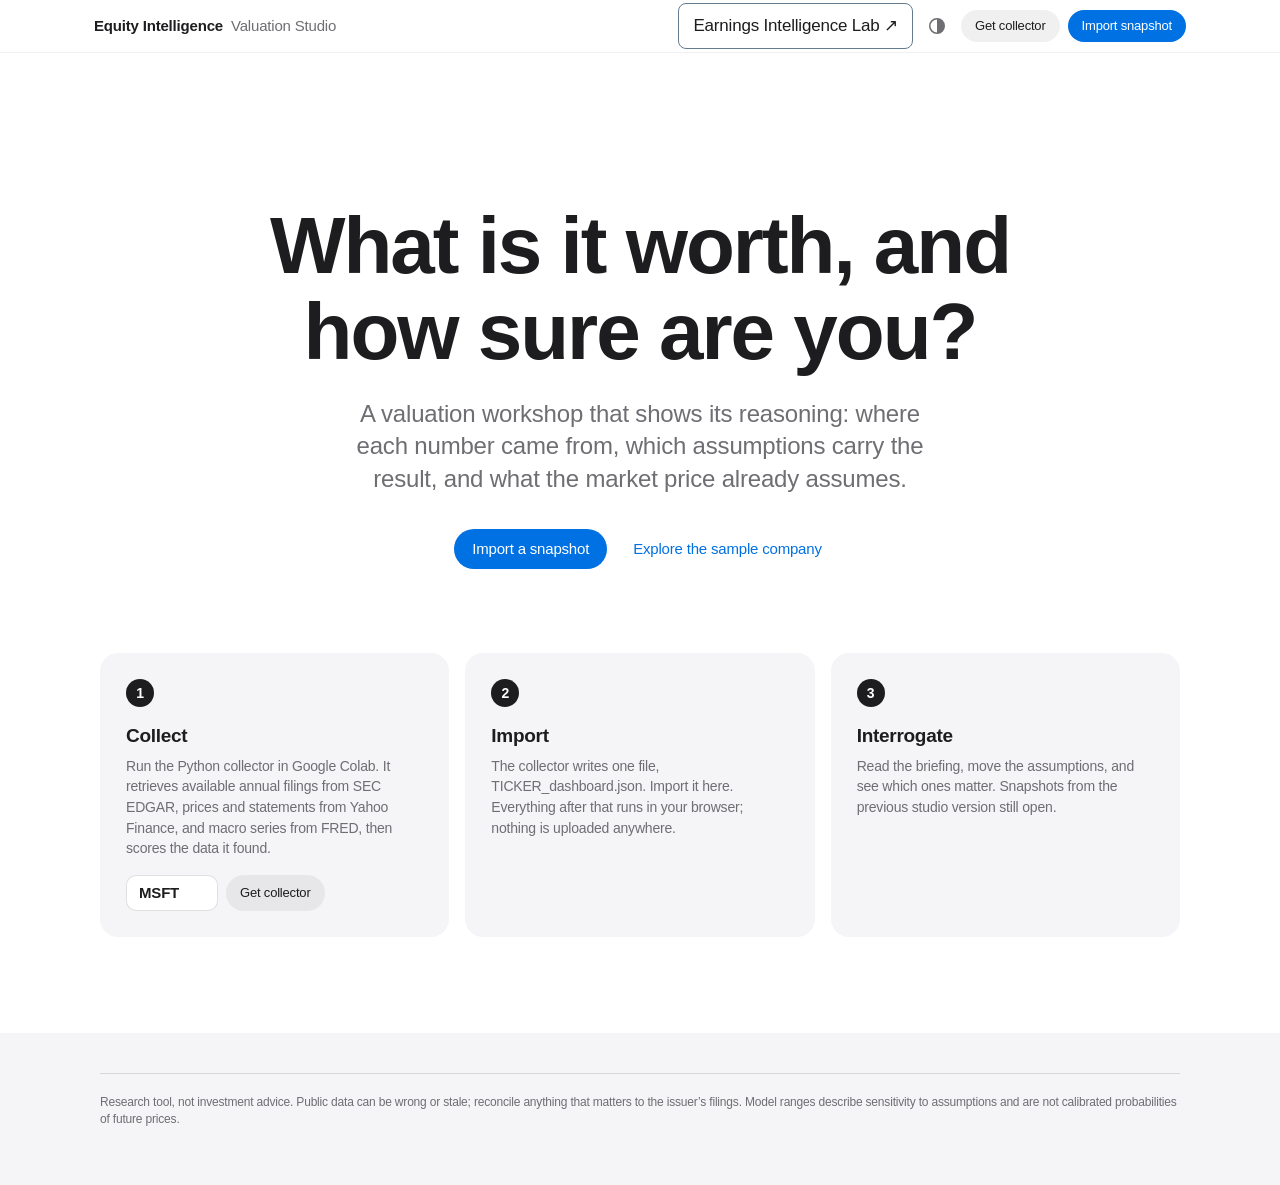
<file: experiments/company.html>
<!doctype html>
<html lang="en">
<head>
<meta charset="utf-8">
<meta name="viewport" content="width=device-width, initial-scale=1, viewport-fit=cover">
<meta name="color-scheme" content="light dark">
<title>Equity Intelligence · Valuation Studio</title>
<style>
:root{
  --bg:#ffffff;--bg-alt:#f5f5f7;--surface:#ffffff;
  --ink:#1d1d1f;--ink-2:#6e6e73;--ink-3:#86868b;
  --line:rgba(0,0,0,.12);--line-2:rgba(0,0,0,.06);
  --accent:#0071e3;--accent-soft:rgba(0,113,227,.10);--accent-mid:rgba(0,113,227,.26);
  --pos:#1f8a3b;--neg:#d70015;--warn:#b25000;
  --pos-soft:rgba(52,199,89,.16);--neg-soft:rgba(255,59,48,.12);--warn-soft:rgba(255,159,10,.18);
  --nav:rgba(255,255,255,.8);--field:#ffffff;
  --font:-apple-system,BlinkMacSystemFont,"SF Pro Text","SF Pro Display","Helvetica Neue","Segoe UI",Roboto,Arial,sans-serif;
  --mono:ui-monospace,"SF Mono",Menlo,Consolas,monospace;
  --r:18px;--gutter:clamp(20px,5vw,44px);
  color-scheme:light;
}
@media (prefers-color-scheme:dark){:root:not([data-theme="light"]){
  --bg:#000000;--bg-alt:#101012;--surface:#1c1c1e;
  --ink:#f5f5f7;--ink-2:#a1a1a6;--ink-3:#86868b;
  --line:rgba(255,255,255,.16);--line-2:rgba(255,255,255,.08);
  --accent:#2997ff;--accent-soft:rgba(41,151,255,.14);--accent-mid:rgba(41,151,255,.34);
  --pos:#30d158;--neg:#ff453a;--warn:#ff9f0a;
  --pos-soft:rgba(48,209,88,.16);--neg-soft:rgba(255,69,58,.16);--warn-soft:rgba(255,159,10,.16);
  --nav:rgba(0,0,0,.72);--field:#1c1c1e;color-scheme:dark;
}}
:root[data-theme="dark"]{
  --bg:#000000;--bg-alt:#101012;--surface:#1c1c1e;
  --ink:#f5f5f7;--ink-2:#a1a1a6;--ink-3:#86868b;
  --line:rgba(255,255,255,.16);--line-2:rgba(255,255,255,.08);
  --accent:#2997ff;--accent-soft:rgba(41,151,255,.14);--accent-mid:rgba(41,151,255,.34);
  --pos:#30d158;--neg:#ff453a;--warn:#ff9f0a;
  --pos-soft:rgba(48,209,88,.16);--neg-soft:rgba(255,69,58,.16);--warn-soft:rgba(255,159,10,.16);
  --nav:rgba(0,0,0,.72);--field:#1c1c1e;color-scheme:dark;
}
*{box-sizing:border-box}
html{scroll-behavior:smooth;scroll-padding-top:64px;-webkit-text-size-adjust:100%}
body{margin:0;background:var(--bg);color:var(--ink);font:17px/1.47 var(--font);letter-spacing:-.011em;-webkit-font-smoothing:antialiased;text-rendering:optimizeLegibility}
h1,h2,h3,h4,p{margin:0}
h1,h2,h3{font-weight:600;letter-spacing:-.025em;line-height:1.08;text-wrap:balance}
h2{font-size:clamp(30px,4.2vw,46px)}
h3{font-size:21px;line-height:1.2;letter-spacing:-.015em}
h4{font-size:14px;font-weight:600;letter-spacing:-.005em}
a{color:var(--accent);text-decoration:none}a:hover{text-decoration:underline}
button,input,select{font:inherit;color:inherit;letter-spacing:inherit}
button{cursor:pointer}
:focus-visible{outline:2px solid var(--accent);outline-offset:3px;border-radius:6px}
.num{font-variant-numeric:tabular-nums}
.muted{color:var(--ink-2)}.small{font-size:14px;line-height:1.45}.tiny{font-size:12px;line-height:1.4;letter-spacing:0}
.pos{color:var(--pos)}.neg{color:var(--neg)}.warn{color:var(--warn)}
[hidden]{display:none!important}

/* navigation */
.nav{position:sticky;top:0;z-index:40;background:var(--nav);-webkit-backdrop-filter:saturate(180%) blur(20px);backdrop-filter:saturate(180%) blur(20px);border-bottom:1px solid var(--line-2);padding-top:env(safe-area-inset-top,0px)}
.nav-in{max-width:1180px;margin:auto;padding:0 var(--gutter);height:52px;display:flex;align-items:center;gap:18px}
.brand{font-size:15px;font-weight:600;white-space:nowrap;display:flex;align-items:baseline;gap:8px}
.brand span{font-weight:400;color:var(--ink-2)}
.links{display:flex;gap:2px;overflow-x:auto;scrollbar-width:none;flex:1;min-width:0;mask-image:linear-gradient(90deg,transparent,#000 14px,#000 calc(100% - 14px),transparent)}
.links::-webkit-scrollbar{display:none}
.links a{color:var(--ink-2);font-size:13px;padding:6px 10px;border-radius:99px;white-space:nowrap;letter-spacing:0}
.links a:hover{color:var(--ink);text-decoration:none}
.links a.on{color:var(--ink);background:var(--line-2)}
.nav-actions{display:flex;gap:8px;align-items:center}
.btn{border:0;border-radius:99px;background:var(--accent);color:#fff;padding:9px 18px;font-size:15px;white-space:nowrap;transition:filter .15s}
.btn:hover{filter:brightness(1.08)}
.btn.sm{padding:6px 14px;font-size:13px}
.btn.quiet{background:var(--line-2);color:var(--ink)}
.btn.ghost{background:transparent;color:var(--accent);padding-left:4px;padding-right:4px}
.btn:disabled{opacity:.4;cursor:default}
.icon-btn{border:0;background:transparent;width:32px;height:32px;border-radius:50%;display:grid;place-items:center;color:var(--ink-2)}
.icon-btn:hover{background:var(--line-2);color:var(--ink)}
.banner{background:var(--warn-soft);color:var(--ink);font-size:13px;text-align:center;padding:8px var(--gutter)}

/* bands */
.band{--card:var(--bg-alt);padding:clamp(56px,8vw,104px) var(--gutter)}
.band.alt{--card:var(--surface);background:var(--bg-alt)}
.wrap{max-width:1080px;margin:auto}
.head{max-width:720px;margin-bottom:clamp(28px,4vw,48px)}
.head p{font-size:clamp(17px,1.9vw,21px);line-height:1.4;color:var(--ink-2);margin-top:14px;text-wrap:pretty}
.card{background:var(--card);border-radius:var(--r);padding:clamp(20px,3vw,32px);min-width:0}
.card>h3{margin-bottom:6px}.card>h3+p{color:var(--ink-2);font-size:14px;margin-bottom:20px;max-width:62ch}
.grid{display:grid;gap:16px}
.g2{grid-template-columns:repeat(2,minmax(0,1fr))}.g3{grid-template-columns:repeat(3,minmax(0,1fr))}.g4{grid-template-columns:repeat(4,minmax(0,1fr))}
.g-main{grid-template-columns:minmax(0,1.55fr) minmax(0,1fr)}
.stack{display:grid;gap:16px}
.mt{margin-top:16px}.mt2{margin-top:32px}

/* start */
.start{padding:clamp(72px,12vw,150px) var(--gutter) clamp(56px,8vw,96px);text-align:center}
.start h1{font-size:clamp(40px,7vw,80px);max-width:17ch;margin:0 auto}
.start>p{font-size:clamp(19px,2.2vw,24px);line-height:1.35;color:var(--ink-2);max-width:34em;margin:22px auto 0;text-wrap:balance}
.start .actions{display:flex;gap:10px 22px;justify-content:center;flex-wrap:wrap;margin-top:34px;align-items:center}
.steps{display:grid;grid-template-columns:repeat(3,minmax(0,1fr));gap:16px;max-width:1080px;margin:clamp(48px,7vw,84px) auto 0;text-align:left;counter-reset:s}
.step{background:var(--bg-alt);border-radius:var(--r);padding:26px;counter-increment:s}
.step::before{content:counter(s);display:grid;place-items:center;width:28px;height:28px;border-radius:50%;background:var(--ink);color:var(--bg);font-size:14px;font-weight:600;margin-bottom:18px}
.step h3{font-size:19px;margin-bottom:8px}.step p{font-size:14px;color:var(--ink-2)}
.step .row{display:flex;gap:8px;margin-top:16px;flex-wrap:wrap}
.field{height:36px;border-radius:10px;border:1px solid var(--line);background:var(--field);padding:0 12px;font-size:15px;min-width:0}
.field.tk{width:92px;text-transform:uppercase;font-weight:600}

/* summary */
.company{display:flex;justify-content:space-between;align-items:baseline;gap:16px;flex-wrap:wrap;color:var(--ink-2);font-size:15px;margin-bottom:18px}
.verdict{font-size:clamp(32px,5.4vw,64px);font-weight:600;letter-spacing:-.03em;line-height:1.05;max-width:20ch;text-wrap:balance}
.verdict-sub{font-size:clamp(17px,2vw,22px);color:var(--ink-2);line-height:1.4;max-width:44em;margin-top:18px;text-wrap:pretty}
.range{margin:clamp(40px,6vw,72px) 0 8px;position:relative;height:118px}
.range-track{position:absolute;left:0;right:0;top:54px;height:10px;border-radius:5px;background:var(--line-2)}
.range-band{position:absolute;top:54px;height:10px;border-radius:5px;background:var(--accent-mid)}
.range-core{position:absolute;top:54px;height:10px;border-radius:5px;background:var(--accent)}
.range-med{position:absolute;top:48px;width:2px;height:22px;background:var(--bg);margin-left:-1px}
.range-mkt{position:absolute;top:0;transform:translateX(-50%);text-align:center;white-space:nowrap}
.range-mkt b{display:block;font-size:19px;font-weight:600}.range-mkt span{font-size:12px;color:var(--ink-2)}
.range-mkt::after{content:"";display:block;width:2px;height:24px;background:var(--ink);margin:4px auto 0;border-radius:1px}
.range-mkt.edge-l{transform:none;text-align:left}.range-mkt.edge-l::after{margin-left:0}
.range-mkt.edge-r{transform:translateX(-100%);text-align:right}.range-mkt.edge-r::after{margin-right:0}
.range-lab{position:absolute;top:76px;font-size:12px;color:var(--ink-2);white-space:nowrap;transform:translateX(-50%);text-align:center}
.range-lab b{display:block;font-size:15px;color:var(--ink);font-weight:600}
.range-lab.l{transform:none;text-align:left}.range-lab.r{transform:translateX(-100%);text-align:right}
.facts{display:grid;grid-template-columns:repeat(4,minmax(0,1fr));gap:1px;background:var(--line-2);border-top:1px solid var(--line-2);border-bottom:1px solid var(--line-2);margin-top:clamp(32px,5vw,56px)}
.fact{background:var(--bg);padding:22px 20px 22px 0}
.fact+.fact{padding-left:20px}
.fact>span{font-size:13px;color:var(--ink-2);display:block}
.fact b{white-space:nowrap;overflow:hidden;text-overflow:ellipsis;font-size:clamp(24px,3vw,34px);font-weight:600;letter-spacing:-.02em;display:block;margin:4px 0 2px}
.fact>small{font-size:12px;color:var(--ink-2)}
.brief{margin-top:clamp(40px,6vw,72px);display:grid;grid-template-columns:minmax(0,220px) minmax(0,1fr);gap:24px 48px}
.brief h3{font-size:28px}
.brief-list{display:grid;gap:0}
.insight{display:grid;grid-template-columns:10px minmax(0,1fr);gap:16px;padding:20px 0;border-top:1px solid var(--line-2)}
.insight:first-child{border-top:0;padding-top:4px}
.insight i{width:8px;height:8px;border-radius:50%;margin-top:9px;background:var(--ink-3)}
.insight.good i{background:var(--pos)}.insight.bad i{background:var(--neg)}.insight.caution i{background:var(--warn)}.insight.info i{background:var(--accent)}
.insight b{font-weight:600;font-size:19px;line-height:1.3;letter-spacing:-.015em;display:block}
.insight p{color:var(--ink-2);font-size:15px;margin-top:6px;max-width:62ch}
.insight a{font-size:14px;display:inline-block;margin-top:8px}

/* generic pieces */
.kv{display:grid;grid-template-columns:1fr auto;gap:10px 16px;font-size:15px}
.kv>span{color:var(--ink-2)}.kv>b{font-weight:500;text-align:right;font-variant-numeric:tabular-nums}
.kv .rule{grid-column:1/-1;height:1px;background:var(--line-2)}
.big{font-size:clamp(34px,5vw,52px);font-weight:600;letter-spacing:-.03em;line-height:1;font-variant-numeric:tabular-nums}
.stat span{display:block;font-size:13px;color:var(--ink-2)}
.stat b{display:block;font-size:26px;font-weight:600;letter-spacing:-.02em;margin-top:2px;font-variant-numeric:tabular-nums}
.stat small{font-size:12px;color:var(--ink-2)}
.stats{display:grid;grid-template-columns:repeat(auto-fit,minmax(118px,1fr));gap:20px 16px}
.chart{width:100%;display:block;position:relative}
.chart svg{display:block;width:100%;height:auto;overflow:visible}
.chart text{font:11px var(--font);fill:var(--ink-2);letter-spacing:0}
.axis{stroke:var(--line);stroke-width:1}.gridl{stroke:var(--line-2);stroke-width:1}
.legend{display:flex;gap:6px 18px;flex-wrap:wrap;font-size:12px;color:var(--ink-2);margin-top:12px}
.legend i{display:inline-block;width:14px;height:3px;border-radius:2px;vertical-align:middle;margin-right:6px}
.seg{display:inline-flex;background:var(--line-2);border-radius:10px;padding:2px;gap:2px;flex-wrap:wrap}
.seg button{border:0;background:transparent;border-radius:8px;padding:6px 12px;font-size:13px;color:var(--ink-2)}
.seg button[aria-pressed="true"]{background:var(--surface);color:var(--ink);box-shadow:0 1px 3px rgba(0,0,0,.12)}
:root[data-theme="dark"] .seg button[aria-pressed="true"]{background:#3a3a3c}
@media (prefers-color-scheme:dark){:root:not([data-theme="light"]) .seg button[aria-pressed="true"]{background:#3a3a3c}}
.readout{font-size:13px;color:var(--ink-2);min-height:20px;font-variant-numeric:tabular-nums}
details.more{margin-top:16px}
details.more>summary{cursor:pointer;color:var(--accent);font-size:15px;list-style:none;display:inline-flex;gap:6px;align-items:center}
details.more>summary::-webkit-details-marker{display:none}
details.more>summary::after{content:"";width:7px;height:7px;border-right:1.5px solid;border-bottom:1.5px solid;transform:rotate(45deg);margin-top:-3px;transition:transform .2s}
details.more[open]>summary::after{transform:rotate(-135deg);margin-top:3px}
.empty{color:var(--ink-2);font-size:14px;padding:24px 0}

/* bridge */
.bridge{display:grid;gap:10px}
.bridge-row{display:grid;grid-template-columns:minmax(120px,190px) minmax(0,1fr) 92px;gap:14px;align-items:center;font-size:14px}
.bridge-row>span{color:var(--ink-2)}.bridge-row>b{text-align:right;font-weight:500;font-variant-numeric:tabular-nums}
.bridge-bar{height:22px;position:relative}
.bridge-bar i{position:absolute;top:0;bottom:0;border-radius:5px;background:var(--accent)}
.bridge-bar i.minus{background:var(--ink-3)}.bridge-bar i.total{background:var(--ink)}
.bridge-row.total>span,.bridge-row.total>b{color:var(--ink);font-weight:600}

/* what-if */
.slider{display:grid;grid-template-columns:1fr auto;gap:2px 12px;align-items:baseline;padding:13px 0;border-top:1px solid var(--line-2)}
.slider:first-of-type{border-top:0}
.slider label{font-size:15px}.slider output{font-weight:600;font-variant-numeric:tabular-nums}
.slider small{grid-column:1/-1;font-size:12px;color:var(--ink-2)}
.slider input{grid-column:1/-1;width:100%;margin:8px 0 0;accent-color:var(--accent)}
.chips{display:flex;gap:8px;flex-wrap:wrap;margin-bottom:8px}
.chip{border:1px solid var(--line);background:transparent;border-radius:99px;padding:6px 14px;font-size:13px}
.chip:hover{border-color:var(--ink-3)}.chip[aria-pressed="true"]{background:var(--ink);color:var(--bg);border-color:var(--ink)}
.sens{width:100%;border-collapse:separate;border-spacing:3px;font-size:13px;font-variant-numeric:tabular-nums;table-layout:fixed}
.sens th{font-weight:400;color:var(--ink-2);padding:6px 2px;font-size:12px}
.sens td{text-align:center;padding:10px 2px;border-radius:7px;background:var(--line-2)}
.sens td.up{background:var(--pos-soft)}.sens td.dn{background:var(--neg-soft)}.sens td.base{box-shadow:inset 0 0 0 1.5px var(--ink)}

/* tornado */
.tor{display:grid;gap:14px}
.tor-row{display:grid;grid-template-columns:minmax(0,190px) minmax(0,1fr) 44px;gap:12px;align-items:center;font-size:14px}
.tor-row small{display:block;font-size:12px;color:var(--ink-2)}
.tor-track{height:10px;background:var(--line-2);border-radius:5px;overflow:hidden}
.tor-track i{display:block;height:100%;background:var(--accent);border-radius:5px}
.tor-row b{text-align:right;font-weight:600;font-variant-numeric:tabular-nums}

/* macro + lists */
.macro h4{font-size:15px}.macro .val{font-size:28px;font-weight:600;letter-spacing:-.02em;margin:10px 0 2px;font-variant-numeric:tabular-nums}
.macro p{font-size:13px;color:var(--ink-2);margin-top:10px}
.watch{display:grid;gap:0}
.watch div{padding:14px 0;border-top:1px solid var(--line-2);font-size:15px}
.watch div:first-child{border-top:0;padding-top:0}
.watch b{font-weight:600;display:block}.watch span{color:var(--ink-2);font-size:14px}

/* balance sheet */
.crumbs{display:flex;gap:6px;flex-wrap:wrap;font-size:13px;color:var(--ink-3);margin-bottom:18px}
.crumbs button{border:0;background:none;padding:0;color:var(--accent);font-size:13px}.crumbs button.last{color:var(--ink);cursor:default}
.roots{display:grid;grid-template-columns:repeat(3,minmax(0,1fr));gap:12px;margin:16px 0}
.root{border:0;text-align:left;background:var(--card);border-radius:14px;padding:16px 18px;box-shadow:inset 0 0 0 1px transparent}
.root[aria-pressed="true"]{box-shadow:inset 0 0 0 2px var(--accent)}
.root span{font-size:13px;color:var(--ink-2);display:block}.root b{font-size:24px;font-weight:600;letter-spacing:-.02em;font-variant-numeric:tabular-nums}
.brow{display:grid;grid-template-columns:minmax(0,1fr) auto;gap:4px 12px;width:100%;border:0;background:none;text-align:left;padding:13px 0;border-top:1px solid var(--line-2);font-size:15px}
.brow:disabled{cursor:default;color:inherit}
.brow b{font-weight:500;font-variant-numeric:tabular-nums}
.brow .bar{grid-column:1/-1;height:4px;background:var(--line-2);border-radius:2px;overflow:hidden}
.brow .bar i{display:block;height:100%;background:var(--accent);border-radius:2px}
.brow small{grid-column:1/-1;font-size:12px;color:var(--ink-2)}
.brow .go{color:var(--ink-3);margin-left:6px}
.split{height:10px;border-radius:5px;display:flex;overflow:hidden;margin:14px 0 8px;background:var(--line-2)}
.split i{background:var(--ink-3)}.split i+i{background:var(--accent)}

/* treemap + cloud */
.tm{position:relative;width:100%;height:clamp(300px,42vw,440px);border-radius:12px;overflow:hidden}
.tile{position:absolute;border:0;padding:0;background:none;text-align:left;cursor:pointer;animation:tin .22s ease-out both}
.tile:disabled{cursor:default}
.tile>span{position:absolute;inset:1.5px;border-radius:8px;padding:10px 12px;overflow:hidden;display:flex;flex-direction:column;justify-content:space-between;background:var(--tc);color:var(--tt);transition:filter .15s}
.tile:not(:disabled):hover>span{filter:brightness(1.1)}
.tile b{font-weight:600;font-size:14px;line-height:1.2;letter-spacing:-.01em;display:block}
.tile em{font-style:normal;font-size:12px;opacity:.85;display:block;margin-top:2px}
.tile strong{font-size:clamp(16px,2.2vw,24px);font-weight:600;letter-spacing:-.02em;font-variant-numeric:tabular-nums;display:block}
.tile small{font-size:11px;opacity:.85;letter-spacing:0}
.tile.sm strong{font-size:14px}.tile.xs>span{padding:4px 6px}.tile.xs strong,.tile.xs em,.tile.xs small{display:none}.tile.xs b{font-size:11px;white-space:nowrap}.tile.none>span>*{display:none}
.tile.contra>span{background:repeating-linear-gradient(135deg,var(--line) 0 6px,transparent 6px 12px);color:var(--ink);box-shadow:inset 0 0 0 1px var(--line)}
@keyframes tin{from{opacity:0;transform:scale(.965)}to{opacity:1;transform:none}}
.ladder{position:absolute;inset:0;display:flex;gap:clamp(6px,1.6vw,16px);align-items:stretch;padding:8px 4px 0}
.rung{flex:1;min-width:0;display:grid;grid-template-rows:auto auto 1fr auto;text-align:center;animation:tin .25s ease-out both}
.rung b{font-size:clamp(13px,1.8vw,19px);font-weight:600;letter-spacing:-.02em}.rung small{font-size:12px;color:var(--ink-2);margin-bottom:8px}
.rung i{align-self:end;background:var(--accent);border-radius:8px 8px 0 0;min-height:3px}
.rung span{font-size:12px;color:var(--ink-2);padding:8px 0 2px;border-top:1px solid var(--line);white-space:nowrap;overflow:hidden;text-overflow:ellipsis}
.cloud{display:block;width:100%;height:clamp(300px,40vw,420px);margin-top:12px;touch-action:none;cursor:grab}
.cloud:active{cursor:grabbing}
.clist{display:grid}
.clist button{display:grid;grid-template-columns:minmax(0,1fr) auto auto;gap:10px;border:0;background:none;text-align:left;padding:10px 0;border-top:1px solid var(--line-2);font-size:14px;align-items:baseline}
.clist button:first-child{border-top:0}.clist button:disabled{cursor:default;color:inherit}
.clist b{font-weight:500;font-variant-numeric:tabular-nums}.clist small{font-size:12px;color:var(--ink-2);min-width:44px;text-align:right;font-variant-numeric:tabular-nums}

/* quality */
.score{display:flex;align-items:baseline;gap:10px}
.score b{font-size:clamp(56px,8vw,88px);font-weight:600;letter-spacing:-.04em;line-height:1}
.score span{font-size:21px;color:var(--ink-2)}
.check{display:grid;grid-template-columns:22px minmax(0,1fr);gap:12px;padding:14px 0;border-top:1px solid var(--line-2)}
.check:first-child{border-top:0}
.check svg{margin-top:2px}.check b{font-weight:600;font-size:15px;display:block}.check p{font-size:14px;color:var(--ink-2);margin-top:2px}
.tbl-wrap{overflow-x:auto;border-radius:12px;-webkit-overflow-scrolling:touch}
table.data{width:100%;border-collapse:collapse;font-size:13px;white-space:nowrap;font-variant-numeric:tabular-nums}
table.data th{text-align:right;font-weight:500;color:var(--ink-2);padding:10px 14px;border-bottom:1px solid var(--line);position:sticky;top:0;background:var(--card)}
table.data td{text-align:right;padding:9px 14px;border-bottom:1px solid var(--line-2)}
table.data th:first-child,table.data td:first-child{text-align:left}
table.data.left td,table.data.left th{text-align:left;white-space:normal}
.flag{display:inline-block;font-size:11px;padding:1px 7px;border-radius:99px;background:var(--warn-soft);color:var(--warn);margin-left:6px;letter-spacing:0}

/* modal + toast */
.modal{position:fixed;inset:0;background:rgba(0,0,0,.48);z-index:60;display:none;align-items:center;justify-content:center;padding:20px}
.modal.open{display:flex}
.sheet{width:min(960px,100%);max-height:min(86vh,900px);background:var(--surface);border-radius:20px;display:flex;flex-direction:column;overflow:hidden}
.sheet-head{padding:22px 24px 18px;display:flex;justify-content:space-between;gap:16px;align-items:flex-start;flex-wrap:wrap;border-bottom:1px solid var(--line-2)}
.sheet-head p{font-size:14px;color:var(--ink-2);margin-top:4px;max-width:52ch}
.sheet-form{display:flex;gap:10px;flex-wrap:wrap;align-items:end;padding:16px 24px;border-bottom:1px solid var(--line-2)}
.sheet-form label{display:grid;gap:5px;font-size:12px;color:var(--ink-2)}
pre{flex:1;overflow:auto;margin:0;padding:20px 24px;font:12px/1.6 var(--mono);tab-size:4;background:var(--bg-alt);color:var(--ink);letter-spacing:0}
.toast{position:fixed;left:50%;bottom:calc(28px + env(safe-area-inset-bottom,0px));transform:translate(-50%,20px);background:var(--ink);color:var(--bg);padding:11px 18px;border-radius:99px;font-size:14px;opacity:0;pointer-events:none;transition:.25s;z-index:70;max-width:calc(100vw - 32px)}
.toast.show{opacity:1;transform:translate(-50%,0)}
footer{padding:40px var(--gutter) calc(56px + env(safe-area-inset-bottom,0px));font-size:12px;color:var(--ink-2);background:var(--bg-alt)}
footer .wrap{border-top:1px solid var(--line);padding-top:20px;max-width:1080px}

@media (max-width:900px){
  .g-main,.g3,.g4{grid-template-columns:repeat(2,minmax(0,1fr))}
  .g-main{grid-template-columns:1fr}
  .brief{grid-template-columns:1fr}
  .steps{grid-template-columns:1fr}
  .brand span{display:none}
  .nav-in{flex-wrap:wrap;height:auto;padding-top:9px;row-gap:2px}
  .nav-in .links{order:3;flex:0 0 100%;padding:4px 0 8px}
  .nav-in:has(.links[hidden]){padding-bottom:9px}
  html{scroll-padding-top:104px}
}
@media (max-width:640px){
  body{font-size:16px}
  .g2,.g3,.g4{grid-template-columns:1fr}
  .facts{grid-template-columns:repeat(2,minmax(0,1fr))}
  .fact,.fact+.fact{padding:16px 12px 16px 0}.fact:nth-child(even){padding-left:14px}
  .roots{grid-template-columns:1fr}
  .bridge-row{grid-template-columns:minmax(0,1fr) 84px}.bridge-bar{grid-column:1/-1;grid-row:2;height:12px}
  .tor-row{grid-template-columns:minmax(0,1fr) 44px}.tor-track{grid-column:1/-1;grid-row:2}
  .nav-actions .label{display:none}
  .range-mkt b{font-size:16px}
}
@media (prefers-reduced-motion:reduce){html{scroll-behavior:auto}*{transition:none!important}}
@media print{.nav,.start,.modal,.toast,.banner{display:none!important}.band{padding:24px 0}}
</style>
</head>
<body>
<header class="nav">
  <div class="nav-in">
    <div class="brand">Equity Intelligence <span id="navTicker">Valuation Studio</span></div>
    <nav class="links" id="links" aria-label="Sections" hidden>
      <a href="#summary">Summary</a><a href="#valuation">Valuation</a><a href="#whatif">What-if</a><a href="#uncertainty">Uncertainty</a><a href="#record">Fundamentals</a><a href="#risk">Risk</a><a href="#macro">Economy</a><a href="#balance">Breakdown</a><a href="#bank" id="bankLink" hidden>Bank capital</a><a href="#quality">Data quality</a><a href="#tables">Tables</a>
    </nav>
    <div class="nav-actions" style="margin-left:auto">
      <a href="../earnings.html" style="color:inherit;font:inherit;text-decoration:none;padding:10px 14px;border:1px solid #657b90;border-radius:8px">Earnings Intelligence Lab ↗</a><button class="icon-btn" id="themeBtn" aria-label="Switch between light and dark appearance" title="Appearance">
        <svg width="18" height="18" viewBox="0 0 18 18" aria-hidden="true"><circle cx="9" cy="9" r="7.25" fill="none" stroke="currentColor" stroke-width="1.5"/><path d="M9 1.75a7.25 7.25 0 0 1 0 14.5z" fill="currentColor"/></svg>
      </button>
      <button class="btn sm quiet" id="navCode"><span class="label">Get </span>collector</button>
      <button class="btn sm" id="navImport">Import<span class="label"> snapshot</span></button>
    </div>
  </div>
</header>
<div class="banner" id="demoBanner" hidden>Sample data. Northwind Systems is a synthetic company, generated so you can explore the studio before importing a real snapshot.</div>

<main>
<section class="start" id="start">
  <h1>What is it worth, and how sure are you?</h1>
  <p>A valuation workshop that shows its reasoning: where each number came from, which assumptions carry the result, and what the market price already assumes.</p>
  <div class="actions">
    <button class="btn" id="startImport">Import a snapshot</button>
    <button class="btn ghost" id="startDemo">Explore the sample company</button>
  </div>
  <div class="steps">
    <div class="step"><h3>Collect</h3><p>Run the Python collector in Google Colab. It retrieves available annual filings from SEC EDGAR, prices and statements from Yahoo Finance, and macro series from FRED, then scores the data it found.</p>
      <div class="row"><input class="field tk" id="startTicker" value="MSFT" maxlength="12" aria-label="Ticker symbol"><button class="btn sm quiet" id="startCode">Get collector</button></div></div>
    <div class="step"><h3>Import</h3><p>The collector writes one file, <span class="num">TICKER_dashboard.json</span>. Import it here. Everything after that runs in your browser; nothing is uploaded anywhere.</p></div>
    <div class="step"><h3>Interrogate</h3><p>Read the briefing, move the assumptions, and see which ones matter. Snapshots from the previous studio version still open.</p></div>
  </div>
</section>

<div id="app" hidden>
<section class="band" id="summary"><div class="wrap">
  <div class="company"><span id="coName"></span><span id="coMeta" class="num"></span></div>
  <h1 class="verdict" id="verdict"></h1>
  <p class="verdict-sub" id="verdictSub"></p>
  <div class="range" id="range" role="img"></div>
  <div class="facts" id="facts"></div>
  <div class="brief"><div><h3>Briefing</h3><p class="small muted" style="margin-top:10px">Ranked by how much each point should change your view. Every statement is computed from this snapshot.</p></div><div class="brief-list" id="brief"></div></div>
</div></section>

<section class="band alt" id="valuation"><div class="wrap">
  <div class="head"><h2>How the value is built.</h2><p id="valLede"></p></div>
  <div class="grid g-main">
    <div class="card"><h3 id="bridgeTitle">From cash flows to a share price</h3><p id="bridgeNote"></p><div class="bridge" id="bridge"></div></div>
    <div class="card"><h3>Discount rate</h3><p id="rateNote"></p><div class="kv" id="rateKv"></div></div>
  </div>
  <div class="grid g-main mt">
    <div class="card"><h3>Forecast against the record</h3><p>Solid is reported, tinted is the base forecast. A forecast that breaks sharply from the record needs a reason. The last view shows how much of today’s value each future year contributes.</p>
      <div class="seg" id="fcSeg" role="group" aria-label="Forecast series"></div><div class="chart mt" id="fcChart"></div>
      <details class="more"><summary>Year-by-year forecast</summary><div class="tbl-wrap mt"><table class="data" id="fcTbl"></table></div></details></div>
    <div class="card"><h3>Cross-checks</h3><p>Independent reference points. None of them feed the model.</p><div class="kv" id="crossKv"></div></div>
  </div>
</div></section>

<section class="band" id="whatif"><div class="wrap">
  <div class="head"><h2>Change an assumption. Watch the value.</h2><p>The same model, recalculated as you move. Start from a preset, or find the point where the model agrees with the market.</p></div>
  <div class="grid g-main">
    <div class="card"><div class="chips" id="presets" role="group" aria-label="Assumption presets"></div><div id="sliders"></div></div>
    <div class="stack">
      <div class="card"><span class="small muted">Value per share with these assumptions</span><div class="big" id="wiValue" style="margin:8px 0 10px"></div><div class="small" id="wiDelta"></div><div class="kv mt" id="wiKv"></div></div>
      <div class="card"><h3>Two-way sensitivity</h3><p>Green cells are above today’s price, red below. The outlined cell is your current setting.</p><div class="seg" id="sensSeg" role="group" aria-label="Sensitivity axes"></div><p class="tiny muted mt" id="sensCap"></p><div class="tbl-wrap" style="margin-top:6px"><table class="sens" id="sens"></table></div></div>
    </div>
  </div>
</div></section>

<section class="band alt" id="uncertainty"><div class="wrap">
  <div class="head"><h2>How uncertain is it?</h2><p id="mcLede"></p></div>
  <div class="card"><div class="stats" id="mcStats"></div>
    <div style="display:flex;justify-content:space-between;gap:12px;flex-wrap:wrap;align-items:center;margin-top:28px"><div class="seg" id="distSeg" role="group" aria-label="Distribution view"></div><span class="readout" id="distRead"></span></div>
    <div class="chart mt" id="hist"></div>
    <div class="legend"><span><i style="background:var(--accent)"></i>Simulated values</span><span><i style="background:var(--accent-mid)"></i>P10 to P90</span><span><i style="background:var(--ink)"></i>Market price</span><span><i style="background:var(--pos)"></i>Median</span></div></div>
  <div class="grid g-main mt">
    <div class="card"><div style="display:flex;justify-content:space-between;gap:12px;flex-wrap:wrap;align-items:baseline"><h3>Scenario cloud</h3><button class="btn ghost sm" id="cloudReset">Reset view</button></div>
      <p>Every scenario placed by two of its inputs, with height showing the value it produced. Drag to rotate. Planes mark P10, median, P90 and the market price.</p>
      <div style="display:flex;gap:10px;flex-wrap:wrap;align-items:center"><label class="tiny muted">Floor axis <select class="field" id="cloudX" style="height:32px;font-size:13px"></select></label><label class="tiny muted">Depth axis <select class="field" id="cloudY" style="height:32px;font-size:13px"></select></label></div>
      <canvas id="cloud" class="cloud" role="img" aria-label="Three-dimensional scatter of simulated scenarios: two inputs against value per share"></canvas>
      <div class="readout" id="cloudRead">Hover a point to read its assumptions.</div>
      <div class="legend"><span><i style="background:var(--accent)"></i>Above market price</span><span><i style="background:var(--ink-3)"></i>Below market price</span></div></div>
    <div class="card"><h3>Shape of the distribution</h3><p>Moments and tails of the simulated values.</p><div class="kv" id="distKv"></div>
      <h4 style="margin:26px 0 10px">Chance the value exceeds</h4><table class="data" id="exceed"></table></div>
  </div>
  <div class="card mt"><div style="display:flex;justify-content:space-between;gap:12px;flex-wrap:wrap;align-items:baseline"><h3>Paths, not just endpoints</h3><div class="seg" id="fanSeg" role="group" aria-label="Path series"></div></div>
    <p id="fanNote">Each scenario implies a ten-year path. Bands show where half and four-fifths of the paths run; thin lines are individual scenarios.</p>
    <div class="chart" id="fan"></div>
    <div class="legend"><span><i style="background:var(--ink)"></i>Reported</span><span><i style="background:var(--accent)"></i>Median path</span><span><i style="background:var(--accent-mid)"></i>P25 to P75</span><span><i style="background:var(--accent-soft);outline:1px solid var(--accent-mid)"></i>P10 to P90</span><span><i style="background:var(--pos)"></i>Base case</span></div></div>
  <div class="grid g2 mt">
    <div class="card"><h3>Which assumptions carry the range</h3><p>Share of the spread in simulated values explained by each input (squared rank correlation, normalised). <span id="r2Note"></span></p><div class="tor" id="tornado"></div></div>
    <div class="card"><h3>One assumption at a time</h3><p>Each dot is a scenario. The line is the median value across that slice of the input.</p><div class="seg" id="drvSeg" role="group" aria-label="Driver"></div><div class="chart mt" id="scatter"></div></div>
  </div>
  <div class="card mt"><h3>Driver table</h3><p>For each input: what the model assumes, how uncertain it is, what one standard deviation does to value on its own, and the level at which the model would agree with today’s price.</p><div class="tbl-wrap"><table class="data" id="drvTbl"></table></div></div>
  <details class="more" id="simMore"><summary>Simulation settings and convergence</summary>
    <div class="card mt"><div style="display:flex;gap:12px;flex-wrap:wrap;align-items:end">
      <label class="tiny muted" style="display:grid;gap:5px">Scenarios<input class="field num" id="simCount" type="number" min="200" max="50000" step="100" value="4000" style="width:120px"></label>
      <label class="tiny muted" style="display:grid;gap:5px">Random seed<input class="field num" id="simSeed" type="number" min="0" max="4294967295" value="42" style="width:140px"></label>
      <button class="btn sm" id="simRun">Run simulation</button><span class="readout" id="simStatus"></span></div>
      <div class="chart mt2" id="conv"></div><p class="tiny muted mt">Running mean with its 95% numerical error band. The band shrinks with more scenarios; it says nothing about whether the assumptions are right.</p></div>
  </details>
</div></section>

<section class="band" id="record"><div class="wrap">
  <div class="head"><h2>The record behind the assumptions.</h2><p id="recLede"></p></div>
  <div class="grid g2">
    <div class="card"><h3>Revenue growth, year by year</h3><p id="growthNote"></p><div class="chart" id="growthChart"></div><div class="stats mt2" id="growthStats"></div></div>
    <div class="card"><h3>Operating margin</h3><p id="marginNote"></p><div class="chart" id="marginChart"></div><div class="stats mt2" id="marginStats"></div></div>
  </div>
  <div class="grid g2 mt"><div class="card"><h3>Growth quality</h3><p>How fast, how steady, and whether it is slowing.</p><div class="kv" id="diagG"></div></div><div class="card"><h3>Profitability and cash</h3><p>Whether reported profit turns into cash, and what it costs to grow.</p><div class="kv" id="diagP"></div></div></div>
  <div class="card mt"><h3>Operating fundamentals</h3><p>Measured from the statements. These describe the business; they are not forecasts.</p><div class="stats" id="opStats"></div></div>
</div></section>

<section class="band alt" id="risk"><div class="wrap">
  <div class="head"><h2>How the stock behaves.</h2><p id="riskLede"></p></div>
  <div class="card"><div style="display:flex;justify-content:space-between;gap:12px;flex-wrap:wrap;align-items:center"><div class="seg" id="pxSeg" role="group" aria-label="Market series"></div><span class="readout" id="pxRead"></span></div><div class="chart mt" id="pxChart"></div>
    <div class="legend"><span><i style="background:var(--ink)"></i>Close</span><span><i style="background:var(--accent)"></i>50-day</span><span><i style="background:var(--ink-3)"></i>200-day</span><span><i style="background:var(--pos)"></i>Model median</span></div></div>
  <div class="grid g-main mt">
    <div class="card"><h3>Risk measures</h3><p>Descriptive statistics from daily returns. They characterise the past year, not the next one.</p><div class="stats" id="riskStats"></div></div>
    <div class="card"><h3>What it moves with</h3><p id="facNote"></p><div class="tor" id="factors"></div></div>
  </div>
</div></section>

<section class="band" id="macro"><div class="wrap">
  <div class="head"><h2>The economy around it.</h2><p>Official FRED series chosen for this sector. Associations with the stock are historical and descriptive; none of them alter the valuation.</p></div>
  <div class="grid g4" id="macroGrid"></div>
  <div class="card mt"><h3>What to check in the filings</h3><p>Company-level drivers that public macro data cannot measure.</p><div class="watch" id="watch"></div></div>
</div></section>

<section class="band alt" id="balance"><div class="wrap">
  <div class="head"><h2>Break it down.</h2><p id="balLede">Click any block to open it. The box refills with what that number is made of.</p></div>
  <div style="display:flex;justify-content:space-between;gap:12px;flex-wrap:wrap;align-items:center"><div class="seg" id="tmSeg" role="group" aria-label="Statement"></div><div class="chips" id="tmJump" style="margin:0"></div></div>
  <div class="grid g-main mt">
    <div class="card"><div class="crumbs" id="crumbs"></div>
      <div style="display:flex;justify-content:space-between;gap:12px;align-items:baseline;flex-wrap:wrap"><h3 id="nodeName"></h3><span class="big" id="nodeVal" style="font-size:32px"></span></div>
      <p class="small muted" id="nodeSrc" style="margin:6px 0 14px"></p>
      <div class="seg" id="tmAlt" role="group" aria-label="Breakdown basis" style="margin-bottom:12px"></div>
      <div class="tm" id="tm"></div><p class="tiny muted mt" id="balRecon"></p></div>
    <div class="card" id="balSide"></div>
  </div>
</div></section>

<section class="band" id="bank" hidden><div class="wrap">
  <div class="head"><h2>Regulatory capital.</h2><p>Each figure is labelled by legal entity. A subsidiary’s Call Report is not the parent’s consolidated ratio.</p></div>
  <div class="grid g2"><div class="card" id="bankParent"></div><div class="card" id="bankSub"></div></div>
</div></section>

<section class="band" id="quality"><div class="wrap">
  <div class="head"><h2>Can you trust the inputs?</h2><p>Every check is explicit. A low score does not make the valuation wrong; it tells you how much of it rests on assumption instead of evidence.</p></div>
  <div class="grid g-main">
    <div class="card"><div class="score"><b class="num" id="qScore"></b><span id="qGrade"></span></div><p class="small muted" id="qNote" style="margin:10px 0 18px"></p><div id="qChecks"></div></div>
    <div class="card"><h3>Model cautions</h3><p>Raised by the collector while building this snapshot.</p><div class="watch" id="qWarn"></div></div>
  </div>
  <div class="card mt"><h3>Where each input came from</h3><p>Flagged rows were assumed or reconstructed, not observed.</p><div class="tbl-wrap"><table class="data left" id="prov"></table></div></div>
</div></section>

<section class="band alt" id="tables"><div class="wrap">
  <div class="head"><h2>The numbers, in full.</h2><p>Everything shown above, exportable.</p></div>
  <div style="display:flex;justify-content:space-between;gap:12px;flex-wrap:wrap;align-items:center"><div class="seg" id="tblSeg" role="group" aria-label="Table"></div><div style="display:flex;gap:8px;flex-wrap:wrap"><button class="btn sm quiet" id="exCsv">Export CSV</button><button class="btn sm quiet" id="exJson">Save snapshot</button></div></div>
  <div class="card mt" style="padding:8px"><div class="tbl-wrap" style="max-height:520px;overflow:auto"><table class="data" id="tbl"></table></div></div>
  <p class="tiny muted mt" id="tblNote"></p>
</div></section>
</div>
</main>

<footer><div class="wrap">Research tool, not investment advice. Public data can be wrong or stale; reconcile anything that matters to the issuer’s filings. Model ranges describe sensitivity to assumptions and are not calibrated probabilities of future prices.</div></footer>

<div class="modal" id="modal" role="dialog" aria-modal="true" aria-labelledby="mTitle"><div class="sheet">
  <div class="sheet-head"><div><h3 id="mTitle">Data collector</h3><p>Paste into one Google Colab cell and run. It installs what it needs and writes the snapshot file to import here.</p></div><button class="icon-btn" id="mClose" aria-label="Close"><svg width="14" height="14" viewBox="0 0 14 14" aria-hidden="true"><path d="M1 1l12 12M13 1L1 13" stroke="currentColor" stroke-width="1.6" stroke-linecap="round"/></svg></button></div>
  <div class="sheet-form">
    <label>Ticker<input class="field tk" id="mTicker" maxlength="12" value="MSFT"></label>
    <label style="flex:1;min-width:200px">Your e-mail, for the SEC request header<input class="field" id="mEmail" type="email" placeholder="you@example.com" autocomplete="email"></label>
    <button class="btn sm" id="mCopy">Copy code</button><button class="btn sm quiet" id="mSave">Download .py</button>
  </div>
  <pre id="mCode" tabindex="0"></pre>
</div></div>
<div class="toast" id="toast" role="status" aria-live="polite"></div>
<input type="file" id="file" accept="application/json,.json" hidden>
<script>
const PYTHON_SOURCE="# EQUITY INTELLIGENCE v8.1 | research data collector (Google Colab or local Python 3.9+)\n# Paste into one Colab cell and run. It writes <TICKER>_dashboard.json, which the\n# Valuation Studio HTML imports. Public data is indicative: reconcile to filings.\nimport sys, subprocess, importlib.util, warnings, math, io, csv, os, re, time\nimport urllib.request, urllib.parse, json as _json\nfor package, module in [('yfinance','yfinance'),('pandas','pandas'),('numpy','numpy'),('scipy','scipy')]:\n    if importlib.util.find_spec(module) is None:\n        subprocess.check_call([sys.executable,'-m','pip','-q','install',package])\nimport yfinance as yf\nimport pandas as pd\nimport numpy as np\nfrom scipy.optimize import brentq\nfrom pathlib import Path\nfrom datetime import datetime, timezone, timedelta\nwarnings.filterwarnings('ignore', category=FutureWarning)\n\n# ========== USER CONTROLS ==========\nTICKER = 'MSFT'                 # Change this to any supported equity ticker\nSIMULATIONS = 2500\nRANDOM_SEED = 42\nFORECAST_YEARS = 10\n# --- Data gathering ---\nUSE_SEC_EDGAR = True            # 10+ fiscal years from SEC XBRL filings (US filers); Yahoo is the fallback\nSEC_USER_AGENT = 'EquityIntelligence research your-email@example.com'  # SEC asks for a real contact address\nBASE_PERIOD = 'ttm'             # 'ttm' = trailing four quarters when newer than the last 10-K, 'fy' = last fiscal year\nMAX_HISTORY_YEARS = 15\n# For an ADR/cross-currency listing, verify these against the filing and vendor fields.\nORDINARY_SHARES_PER_QUOTED_SHARE = None  # e.g. 5 ordinary shares per ADS; never an FX rate\nVENDOR_SHARES_BASIS = 'unverified'       # 'ordinary' or 'quoted' when verification is required\n# --- Discount rate ---\nRISK_FREE_OVERRIDE = None       # decimal, e.g. 0.043\nEQUITY_RISK_PREMIUM = 0.055\nERP_SD = 0.005                  # uncertainty about the equity risk premium, used in Monte Carlo\nBETA_SOURCE = 'regression'      # 'regression' = own 5y weekly estimate with Vasicek shrinkage, 'yahoo' = vendor beta\nTERMINAL_GROWTH = 0.025\nMC_TERMINAL_GROWTH_SD = 0.004\nTAX_RATE_FALLBACK = 0.21\nCOST_OF_DEBT_FALLBACK = 0.055\nMIN_COST_OF_EQUITY = 0.055\nMIN_WACC = 0.055\n# --- Forecast shape ---\nFY1_REVENUE_OVERRIDE = None     # analyst revenue estimate in dollars; None = historical anchor\nFY2_REVENUE_OVERRIDE = None\nSALES_TO_CAPITAL_TERMINAL = 2.5\nCAPEX_FADE_CURVE = 1.8\nMC_CAPEX_FADE_SD = 0.4\nGROWTH_FLOOR, GROWTH_CAP = -0.45, 0.65\nMARGIN_FLOOR, MARGIN_CAP = -0.35, 0.75\n# Priors used to stabilise dispersion estimates from short histories (pseudo-observations = PRIOR_WEIGHT).\nPRIOR_GROWTH_SD, PRIOR_MARGIN_SD, PRIOR_ROE_SD, PRIOR_WEIGHT = 0.08, 0.03, 0.035, 3\n# --- Optional modules ---\nRUN_QUANT_RISK = True\nGS_QUANT_MODE = 'off'           # 'auto' uses gs-quant if installed and numerically identical to pandas\nOUTPUT_DIR = Path('/content/equity_intelligence' if Path('/content').exists() else './equity_intelligence')\nOUTPUT_DIR.mkdir(parents=True, exist_ok=True)\nMODEL_VERSION = '2026-11-v8.1-data-repairs'\n\nWARNINGS = []\nPROVENANCE = []\ndef warn(msg):\n    WARNINGS.append(str(msg)); print('DATA / MODEL WARNING:', msg)\ndef num(value, default=np.nan):\n    try:\n        x=float(value)\n        return x if np.isfinite(x) else default\n    except (TypeError, ValueError, OverflowError):\n        return default\ndef finite(x): return np.isfinite(num(x))\ndef safe_div(a,b,default=np.nan):\n    a,b=num(a),num(b)\n    return a/b if finite(a) and finite(b) and abs(b)>1e-12 else default\ndef money(x): return 'N/A' if not finite(x) else f'${x:,.2f}'\ndef pct(x): return 'N/A' if not finite(x) else f'{100*x:,.1f}%'\ndef track(field, value, source, asof=None, fallback=False, note=''):\n    \"\"\"Record where a model input came from. Shown verbatim in the studio's data-quality view.\"\"\"\n    v=num(value)\n    PROVENANCE.append({'field':field,'value':float(v) if finite(v) else None,'source':source,\n                       'asof':str(asof)[:10] if asof is not None else None,'fallback':bool(fallback),'note':note})\ndef retry(fn, tries=3, pause=1.5, label='request'):\n    last=None\n    for attempt in range(tries):\n        try: return fn()\n        except Exception as exc:\n            last=exc; time.sleep(pause*(attempt+1))\n    raise RuntimeError(f'{label} failed after {tries} attempts: {str(last)[:140]}')\ndef pull(obj, attribute, default=None):\n    try:\n        value=getattr(obj,attribute)\n        return value if value is not None else default\n    except Exception as exc:\n        warn(f'{attribute} unavailable: {str(exc)[:120]}'); return default\n\ndef normalize_statement(df):\n    if not isinstance(df,pd.DataFrame) or df.empty: return pd.DataFrame()\n    out=df.copy()\n    try: out.columns=pd.to_datetime(out.columns,errors='coerce')\n    except Exception: return pd.DataFrame()\n    out=out.loc[:,~out.columns.isna()]\n    out=out.loc[:,~out.columns.duplicated()].sort_index(axis=1,ascending=False)\n    return out.apply(pd.to_numeric,errors='coerce')\ndef statement_series(df,aliases):\n    \"\"\"Coalesce recognised labels per period; an empty preferred label must not hide another.\"\"\"\n    if df.empty: return pd.Series(dtype=float)\n    index={''.join(ch for ch in str(k).lower() if ch.isalnum()):k for k in df.index}\n    result=pd.Series(np.nan,index=df.columns,dtype=float)\n    for alias in aliases:\n        key=''.join(ch for ch in alias.lower() if ch.isalnum())\n        if key in index:\n            row=df.loc[index[key]]\n            if isinstance(row,pd.DataFrame): row=row.iloc[0]\n            result=result.combine_first(pd.to_numeric(row,errors='coerce'))\n    return result\n\ndef statement_observation(df,aliases,date=None):\n    \"\"\"One named source observation in the selected period; never silently use an older year.\"\"\"\n    if df.empty: return np.nan,None,None\n    date=df.columns[0] if date is None else date\n    if date not in df.columns: return np.nan,None,None\n    keys={''.join(c for c in str(k).lower() if c.isalnum()):k for k in df.index}\n    for alias in aliases:\n        key=keys.get(''.join(c for c in alias.lower() if c.isalnum()))\n        if key is None: continue\n        value=df.loc[key,date]\n        if isinstance(value,pd.Series): value=value.iloc[0]\n        if finite(value): return float(value),str(key),date\n    return np.nan,None,date\n\ndef at_date(series,date):\n    if series.empty: return np.nan\n    try:\n        if date in series.index: return num(series.loc[date])\n        nearby=[d for d in series.index if abs((pd.Timestamp(d)-pd.Timestamp(date)).days)<=20]\n        return num(series.loc[min(nearby,key=lambda d:abs((pd.Timestamp(d)-pd.Timestamp(date)).days))]) if nearby else np.nan\n    except Exception: return np.nan\n\ndef latest(series,default=np.nan):\n    if series.empty: return default\n    vals=pd.to_numeric(series,errors='coerce').dropna()\n    return num(vals.iloc[0],default) if len(vals) else default\n\nREVENUE=['Total Revenue','Operating Revenue','Revenue']\nEBIT=['Operating Income','EBIT','Ebit']\nNET_INCOME=['Net Income','Net Income Common Stockholders']\nPRETAX=['Pretax Income','Pre Tax Income']\nTAX=['Tax Provision','Income Tax Expense']\nINTEREST=['Interest Expense','Interest Expense Non Operating']\nDA=['Depreciation And Amortization In Income Statement','Depreciation And Amortization','Depreciation Amortization Depletion','Depreciation And Amortization In Cash Flow Statement']\nCAPEX=['Capital Expenditure','Capital Expenditures','Purchase Of PPE']\nCFO=['Operating Cash Flow','Cash Flow From Continuing Operating Activities']\nSBC=['Stock Based Compensation']\nCASH=['Cash Cash Equivalents And Short Term Investments','Cash And Cash Equivalents','Cash Equivalents','Cash Financial']\nDEBT=['Total Debt']\nLT_DEBT=['Long Term Debt','Long Term Debt And Capital Lease Obligation']\nST_DEBT=['Current Debt','Current Debt And Capital Lease Obligation']\nEQUITY=['Stockholders Equity','Total Equity Gross Minority Interest','Common Stock Equity']\nSHARES=['Diluted Average Shares','Basic Average Shares']\nMINORITY=['Minority Interest']\nPREFERRED=['Preferred Stock','Preferred Stock Equity']\n\n# ---------------------------------------------------------------\n# DATA LOADING: Yahoo Finance (prices, latest statements, quarterlies)\n# ---------------------------------------------------------------\ndef load_data(symbol):\n    t=yf.Ticker(symbol)\n    info=pull(t,'info',{}) or {}\n    if not isinstance(info,dict): info={}\n    income=normalize_statement(pull(t,'income_stmt'))\n    balance=normalize_statement(pull(t,'balance_sheet'))\n    cashflow=normalize_statement(pull(t,'cashflow'))\n    q_income=normalize_statement(pull(t,'quarterly_income_stmt'))\n    q_cash=normalize_statement(pull(t,'quarterly_cashflow'))\n    prices=retry(lambda: t.history(period='5y',interval='1d',auto_adjust=True),label='Price history')\n    if prices.empty or 'Close' not in prices or prices['Close'].dropna().empty:\n        raise RuntimeError('No valid price history returned. Verify ticker and network access.')\n    if income.empty: raise RuntimeError('Annual income statement unavailable; a defensible valuation cannot be built.')\n    if not finite(info.get('sharesOutstanding')):\n        try: info['sharesOutstanding']=num(t.fast_info['shares'])\n        except Exception: pass\n    return info,income,balance,cashflow,q_income,q_cash,prices\n\ndef convert_currency(info, frames):\n    \"\"\"Convert monetary statement rows only. Preserve counts and dimensionless ratios.\"\"\"\n    px=str(info.get('currency') or '').upper(); fin=str(info.get('financialCurrency') or '').upper()\n    state={'price_currency':px or None,'statement_currency':fin or None,'rate':1.0,\n           'status':'match' if px and fin and px==fin else 'unknown_currency',\n           'method':'One latest spot rate applied to monetary statement rows in every period',\n           'share_rows_converted':False}\n    if not px or not fin:\n        warn('Statement or quote currency is unavailable; comparable per-share valuation is disabled.')\n        return frames,state\n    if px==fin: return frames,state\n    try:\n        fx=retry(lambda: yf.Ticker(f'{fin}{px}=X').history(period='10d')['Close'].dropna(),label='FX rate')\n        rate=float(fx.iloc[-1])\n        if not (finite(rate) and rate>0): raise ValueError('non-positive or non-finite FX rate')\n        state.update(rate=rate,status='converted',asof=str(fx.index[-1])[:10])\n        converted=[]\n        for frame in frames:\n            out=frame.copy()\n            for label in out.index:\n                key=''.join(c for c in str(label).lower() if c.isalnum())\n                count_or_ratio=('shares' in key and 'pershare' not in key) or key.endswith(('ratio','margin','rate','percent','percentage')) or key in ('taxrateforcalcs','shareissued')\n                if not count_or_ratio: out.loc[label]=out.loc[label]*rate\n            converted.append(out)\n        warn(f'Monetary statements converted from {fin} to {px} at {rate:.5f} (one latest spot rate; share counts and ratios preserved). Verify the quoted-share/ADS basis separately.')\n        track('fx_rate',rate,f'Yahoo Finance {fin}{px}=X',fx.index[-1],note=state['method'])\n        return converted,state\n    except Exception as exc:\n        state['status']='mismatch_unconverted'\n        warn(f'Statement currency {fin} differs from quote currency {px}; FX unavailable. Comparable valuation disabled: {str(exc)[:80]}')\n        return frames,state\n\ndef build_history(income,cashflow):\n    rows=[]\n    for date in income.columns:\n        revenue=at_date(statement_series(income,REVENUE),date)\n        ebit=at_date(statement_series(income,EBIT),date)\n        if not finite(ebit):\n            gross=at_date(statement_series(income,['Gross Profit']),date)\n            opex=at_date(statement_series(income,['Operating Expense']),date)\n            if finite(gross) and finite(opex): ebit=gross-opex\n        capex=at_date(statement_series(cashflow,CAPEX),date)\n        rows.append({'date':pd.Timestamp(date),'revenue':revenue,'ebit':ebit,\n                     'da':at_date(statement_series(cashflow,DA),date),\n                     'capex':abs(capex) if finite(capex) else np.nan,\n                     'cfo':at_date(statement_series(cashflow,CFO),date),\n                     'net_income':at_date(statement_series(income,NET_INCOME),date),\n                     'sbc':at_date(statement_series(cashflow,SBC),date),'source':'Yahoo Finance'})\n    return pd.DataFrame(rows).set_index('date').sort_index()\n\n# ---------------------------------------------------------------\n# DATA LOADING: SEC EDGAR XBRL \"company facts\" (as-filed, 10+ years)\n# ---------------------------------------------------------------\nSEC_CONCEPTS = {\n 'revenue':['Revenues','RevenueFromContractWithCustomerExcludingAssessedTax','RevenueFromContractWithCustomerIncludingAssessedTax','SalesRevenueNet','SalesRevenueGoodsNet'],\n 'ebit':['OperatingIncomeLoss'],\n 'net_income':['NetIncomeLoss','ProfitLoss'],\n 'da':['DepreciationDepletionAndAmortization','DepreciationAmortizationAndAccretionNet','DepreciationAndAmortization','Depreciation'],\n 'capex':['PaymentsToAcquirePropertyPlantAndEquipment','PaymentsToAcquireProductiveAssets'],\n 'cfo':['NetCashProvidedByUsedInOperatingActivities','NetCashProvidedByUsedInOperatingActivitiesContinuingOperations'],\n 'sbc':['ShareBasedCompensation','AllocatedShareBasedCompensationExpense'],\n 'equity':['StockholdersEquity','StockholdersEquityIncludingPortionAttributableToNoncontrollingInterest'],\n}\nINSTANT_CONCEPTS={'equity'}\ndef _sec_get(url):\n    req=urllib.request.Request(url,headers={'User-Agent':SEC_USER_AGENT,'Accept-Encoding':'identity'})\n    with urllib.request.urlopen(req,timeout=20) as resp:\n        return _json.loads(resp.read(60_000_000).decode('utf-8'))\ndef sec_company_facts(ticker):\n    \"\"\"Return (facts_json, cik) or (None, reason). SEC fair-access policy: identify yourself, <=10 requests/second.\"\"\"\n    if 'your-email@example.com' in SEC_USER_AGENT:\n        print('NOTE: set SEC_USER_AGENT to your own contact e-mail; the SEC may reject anonymous requests.')\n    try:\n        table=retry(lambda:_sec_get('https://www.sec.gov/files/company_tickers.json'),label='SEC ticker map')\n        wanted=ticker.upper().replace('.','-')\n        cik=next((int(r['cik_str']) for r in table.values() if str(r.get('ticker','')).upper()==wanted),None)\n        if cik is None: return None,'Ticker is not in the SEC registrant list (non-US filer or fund)'\n        facts=retry(lambda:_sec_get(f'https://data.sec.gov/api/xbrl/companyfacts/CIK{cik:010d}.json'),label='SEC company facts')\n        return facts,cik\n    except Exception as exc:\n        return None,str(exc)[:160]\ndef sec_annual_series(facts, concepts, instant=False):\n    \"\"\"Newest filed annual fact across compatible aliases, with auditable filing metadata.\n    Incompatible fallbacks are used only if no primary concept exists for that period.\n    Conflicting observations in the newest filing are withheld rather than guessed.\"\"\"\n    gaap=(facts or {}).get('facts',{}).get('us-gaap',{})\n    partial={'SalesRevenueGoodsNet','Depreciation'}\n    lower_priority={'StockholdersEquityIncludingPortionAttributableToNoncontrollingInterest'}\n    grouped={}; selections=[]; issues=[]; out={}\n    for priority,concept in enumerate(concepts):\n        # Goods-only sales and depreciation-only amounts cannot establish consolidated revenue or D&A.\n        if concept in partial: continue\n        for r in gaap.get(concept,{}).get('units',{}).get('USD',[]):\n            if str(r.get('form','')).upper() not in ('10-K','10-K/A','10-KT'): continue\n            try:\n                end=pd.Timestamp(r['end'])\n                start=None if instant else pd.Timestamp(r['start'])\n                if pd.isna(end) or (not instant and (pd.isna(start) or not 340<=(end-start).days<=380)): continue\n                if instant and str(r.get('fp','')).upper()!='FY': continue\n                filed=pd.Timestamp(r['filed'])\n                if pd.isna(filed) or not finite(r.get('val')): continue\n            except (ValueError,KeyError,TypeError): continue\n            item={'concept':concept,'value':float(r['val']),'unit':'USD','start':str(start.date()) if start is not None else None,\n                  'end':str(end.date()),'filed':str(filed.date()),'accession':r.get('accn'),\n                  'form':r.get('form'),'priority':priority,'secondary':concept in lower_priority}\n            grouped.setdefault(end,[]).append(item)\n    for end,items in grouped.items():\n        preferred=[r for r in items if not r['secondary']] or items\n        newest=max(r['filed'] for r in preferred)\n        current=[r for r in preferred if r['filed']==newest]\n        chosen=min(current,key=lambda r:(r['priority'],r['accession'] or ''))\n        tol=max(1.,abs(chosen['value'])*1e-6)\n        conflict=any(abs(r['value']-chosen['value'])>tol or r['start']!=chosen['start'] for r in current)\n        public=lambda r:{k:v for k,v in r.items() if k not in ('priority','secondary')}\n        if conflict:\n            issues.append({'end':str(end.date()),'status':'ambiguous_latest_filing','candidates':[public(r) for r in current]})\n            continue\n        out[end]=chosen['value']\n        selections.append({**public(chosen),'secondary_concept':chosen['secondary'],\n                           'selection':'Newest filed compatible annual fact; alias priority breaks equal-value ties',\n                           'superseded':[public(r) for r in preferred if r['filed']<newest and abs(r['value']-chosen['value'])>tol]})\n    result=pd.Series(out,dtype=float).sort_index()\n    result.attrs={'sec_selections':selections,'sec_issues':issues}\n    return result\n\ndef sec_history(facts):\n    cols={k:sec_annual_series(facts,v,instant=k in INSTANT_CONCEPTS) for k,v in SEC_CONCEPTS.items()}\n    # Balance-sheet instants appear in a 10-K for the current AND prior year end; keep fiscal year ends only.\n    frame=pd.DataFrame({k:v for k,v in cols.items() if k not in INSTANT_CONCEPTS})\n    if frame.empty or 'revenue' not in frame:\n        frame.attrs={'sec_selections':[{**r,'field':k} for k,v in cols.items() for r in v.attrs.get('sec_selections',[])],\n                     'sec_issues':[{**r,'field':k} for k,v in cols.items() for r in v.attrs.get('sec_issues',[])]}\n        return frame\n    frame=frame.dropna(subset=['revenue'])\n    eq=cols['equity']\n    frame['equity']=[num(eq.get(d)) if d in eq.index else np.nan for d in frame.index]\n    if 'capex' in frame: frame['capex']=frame['capex'].abs()\n    frame['source']='SEC EDGAR XBRL'\n    frame=frame.sort_index().tail(MAX_HISTORY_YEARS)\n    frame.attrs={'sec_selections':[{**r,'field':k} for k,v in cols.items() for r in v.attrs.get('sec_selections',[])],\n                 'sec_issues':[{**r,'field':k} for k,v in cols.items() for r in v.attrs.get('sec_issues',[])]}\n    return frame\nDEBT_LADDER=[('Within 1 year','LongTermDebtMaturitiesRepaymentsOfPrincipalInNextTwelveMonths'),('Year 2','LongTermDebtMaturitiesRepaymentsOfPrincipalInYearTwo'),\n    ('Year 3','LongTermDebtMaturitiesRepaymentsOfPrincipalInYearThree'),('Year 4','LongTermDebtMaturitiesRepaymentsOfPrincipalInYearFour'),\n    ('Year 5','LongTermDebtMaturitiesRepaymentsOfPrincipalInYearFive'),('After 5 years','LongTermDebtMaturitiesRepaymentsOfPrincipalAfterYearFive')]\ndef sec_debt_maturities(facts):\n    \"\"\"Contractual principal repayments by year, from the debt footnote of the latest 10-K.\"\"\"\n    gaap=(facts or {}).get('facts',{}).get('us-gaap',{}); found={}\n    for label,concept in DEBT_LADDER:\n        rows=[r for r in gaap.get(concept,{}).get('units',{}).get('USD',[]) if str(r.get('form','')).upper() in ('10-K','10-K/A')]\n        if rows:\n            r=max(rows,key=lambda r:(str(r.get('end','')),str(r.get('filed',''))))\n            if finite(r.get('val')): found[label]=(str(r['end']),float(r['val']))\n    if len(found)<3: return None\n    asof=max(v[0] for v in found.values())\n    rows=[{'bucket':label,'value':found[label][1]} for label,_ in DEBT_LADDER if label in found and found[label][0]==asof]\n    return {'asof':asof,'rows':rows,'source':'SEC EDGAR XBRL, long-term debt maturity schedule (principal; excludes leases and commercial paper)'} if len(rows)>=3 else None\n\ndef merge_history(yahoo, sec):\n    \"\"\"SEC as-filed data extends the record; Yahoo fills the most recent year if EDGAR lags.\n    Returns (history, reconciliation) where reconciliation compares overlapping fiscal years.\"\"\"\n    recon={'status':'yahoo_only','overlap_years':0,'max_revenue_diff':None,'max_ebit_diff':None,'rows':[],\n           'selected_sec_facts':(sec.attrs.get('sec_selections',[]) if sec is not None else []),\n           'sec_selection_issues':(sec.attrs.get('sec_issues',[]) if sec is not None else [])}\n    if sec is None or sec.empty:\n        h=yahoo.copy()\n    else:\n        h=sec.copy()\n        for date,row in yahoo.iterrows():\n            match=[d for d in h.index if abs((d-date).days)<=20]\n            if match:\n                a,b=num(h.loc[match[0],'revenue']),num(row.get('revenue'))\n                se,ye=num(h.loc[match[0],'ebit']),num(row.get('ebit'))\n                rd=(a-b)/abs(b) if finite(a) and finite(b) and b!=0 else 0. if a==b==0 else None\n                ed=(se-ye)/abs(ye) if finite(se) and finite(ye) and ye!=0 else 0. if se==ye==0 else None\n                recon['rows'].append({'date':date.strftime('%Y-%m-%d'),'sec':a,'yahoo':b,'diff':rd,\n                    'sec_ebit':se,'yahoo_ebit':ye,'ebit_diff':ed,\n                    'revenue_gap_over_2pct':abs(rd)>.02 if rd is not None else bool(finite(a) and finite(b) and a!=b),\n                    'ebit_gap_over_2pct':abs(ed)>.02 if ed is not None else bool(finite(se) and finite(ye) and se!=ye)})\n                for col in ('ebit','da','capex','cfo','net_income','sbc'):\n                    if col in h and not finite(h.loc[match[0],col]) and finite(row.get(col)):\n                        h.loc[match[0],col]=row[col]\n                        h.loc[match[0],'source']='SEC EDGAR XBRL + Yahoo Finance fallback'\n                        recon.setdefault('yahoo_fills',[]).append({'date':str(match[0].date()),'field':col,'value':float(row[col])})\n            else:\n                h.loc[date]=row.reindex(h.columns)\n        h=h.sort_index().tail(MAX_HISTORY_YEARS)\n        diffs=[abs(r['diff']) for r in recon['rows'] if r['diff'] is not None]\n        ebit_diffs=[abs(r['ebit_diff']) for r in recon['rows'] if r['ebit_diff'] is not None]\n        recon.update(status='sec_primary',overlap_years=len(recon['rows']),max_revenue_diff=max(diffs) if diffs else None,\n                     max_ebit_diff=max(ebit_diffs) if ebit_diffs else None)\n    for col in ('ebit','da','capex','cfo','net_income','sbc','equity'):\n        if col not in h: h[col]=np.nan\n    h['margin']=[safe_div(e,r) for e,r in zip(h['ebit'],h['revenue'])]\n    h['growth']=h['revenue'].pct_change(fill_method=None)\n    gaps=[(b-a).days for a,b in zip(h.index[:-1],h.index[1:])]\n    h.loc[[d for d,g in zip(h.index[1:],gaps) if not 330<=g<=400],'growth']=np.nan   # no growth across missing years\n    return h,recon\n\ndef trailing_twelve_months(q_income,q_cash,history):\n    \"\"\"Four complete, aligned Yahoo quarterly income observations; no partial sums.\"\"\"\n    out={'status':'not_used','period_end':None,'quarters':[],\n         'cash_flow_basis':'Not summed here; reinvestment ratios and capital remain annual/historical inputs'}\n    try:\n        dates=sorted(q_income.columns,reverse=True)[:4]\n        if len(dates)!=4: out['status']='fewer_than_4_quarters'; return out\n        if len(set(dates))!=4: out['status']='duplicate_quarter_dates'; return out\n        intervals=[(dates[i]-dates[i+1]).days for i in range(3)]\n        if not all(70<=d<=110 for d in intervals) or not 250<=(dates[0]-dates[3]).days<=290:\n            out['status']='quarters_not_contiguous'; return out\n        if len(history) and (dates[0]-history.index[-1]).days<45:\n            out['status']='fiscal_year_is_current'; return out\n        for d in dates:\n            r,rl,_=statement_observation(q_income,REVENUE,d)\n            e,el,_=statement_observation(q_income,EBIT,d)\n            out['quarters'].append({'end':str(d.date()),'revenue':r,'ebit':e,'revenue_label':rl,'ebit_label':el})\n        if not all(finite(q['revenue']) and finite(q['ebit']) for q in out['quarters']):\n            out['status']='incomplete_aligned_quarters'; return out\n        r=sum(q['revenue'] for q in out['quarters']); e=sum(q['ebit'] for q in out['quarters'])\n        if not (r>0 and finite(e)): out['status']='invalid_values'; return out\n        out.update(status='ok',period_end=str(dates[0].date()),revenue=float(r),ebit=float(e),margin=float(e/r),\n                   source='Yahoo Finance quarterly income statements; quarter durations require filing reconciliation')\n    except Exception as exc: out['status']='error: '+str(exc)[:80]\n    return out\n\ndef describe_sample(values, prior_sd, lo=-np.inf, hi=np.inf, detrend=False):\n    \"\"\"Summary with small-sample safeguards.\n    sd_used blends the sample variance with a prior variance (PRIOR_WEIGHT pseudo-observations) and\n    takes the larger of that and the outlier-resistant MAD estimate only when n is tiny.\"\"\"\n    x=pd.to_numeric(pd.Series(values),errors='coerce').replace([np.inf,-np.inf],np.nan).dropna()\n    x=x[(x>=lo)&(x<=hi)]\n    n=int(len(x))\n    if n==0: return {'n':0,'mean':None,'median':None,'sd':None,'robust_sd':None,'sd_used':float(prior_sd),'se':None,'ci_low':None,'ci_high':None,'values':[]}\n    mean=float(x.mean()); med=float(x.median())\n    sd=float(x.std(ddof=1)) if n>1 else np.nan\n    mad=float((x-med).abs().median())*1.4826 if n>2 else np.nan\n    # A steadily rising or falling series has a large sd of levels that says little about year-to-year\n    # uncertainty. With detrend=True, dispersion is measured around a fitted linear trend instead.\n    resid_sd=slope=np.nan\n    if detrend and n>=5:\n        t=np.arange(n); coef=np.polyfit(t,x.values,1); res=x.values-np.polyval(coef,t)\n        resid_sd=float(np.sqrt((res**2).sum()/(n-2))); slope=float(coef[0])\n    basis=min(sd,resid_sd) if finite(resid_sd) else sd\n    if n>1: shrunk=math.sqrt(((n-1)*basis**2+PRIOR_WEIGHT*prior_sd**2)/(n-1+PRIOR_WEIGHT))\n    else: shrunk=float(prior_sd)\n    # With an outlier (e.g. an acquisition year) the sample sd is inflated; cap at 1.5x the robust estimate.\n    if finite(mad) and mad>0 and n>=6: shrunk=min(shrunk,1.5*math.sqrt(((n-1)*mad**2+PRIOR_WEIGHT*prior_sd**2)/(n-1+PRIOR_WEIGHT)))\n    se=sd/math.sqrt(n) if n>1 else np.nan\n    from scipy.stats import t as student\n    half=float(student.ppf(.975,n-1))*se if n>1 else np.nan\n    return {'n':n,'mean':mean,'median':med,'sd':sd if finite(sd) else None,'robust_sd':mad if finite(mad) else None,\n            'sd_detrended':resid_sd if finite(resid_sd) else None,'trend_per_year':slope if finite(slope) else None,\n            'sd_used':float(shrunk),'se':se if finite(se) else None,\n            'ci_low':mean-half if finite(half) else None,'ci_high':mean+half if finite(half) else None,\n            'values':[float(v) for v in x.values]}\ndef shrunk_correlation(a,b):\n    \"\"\"Pearson correlation pulled toward zero by its own sampling noise: r * n/(n+6). Clipped to +/-0.8.\"\"\"\n    df=pd.concat([pd.Series(a),pd.Series(b)],axis=1).dropna()\n    n=len(df)\n    if n<5: return {'n':n,'raw':None,'used':0.0}\n    r=float(df.iloc[:,0].corr(df.iloc[:,1]))\n    if not finite(r): return {'n':n,'raw':None,'used':0.0}\n    return {'n':n,'raw':r,'used':float(np.clip(r*n/(n+6),-.8,.8))}\ndef regression_beta(stock_close, market_close):\n    \"\"\"OLS beta on weekly returns (up to 5 years) with its standard error.\n    Vasicek adjustment: precision-weighted average of the estimate and a market prior of 1.0 (sd 0.30).\"\"\"\n    out={'status':'unavailable','n':0}\n    try:\n        def weekly(s):\n            s=pd.to_numeric(s,errors='coerce').dropna().copy()\n            idx=pd.to_datetime(s.index); s.index=idx.tz_localize(None) if idx.tz is not None else idx\n            return s.resample('W-FRI').last().pct_change(fill_method=None)\n        df=pd.concat([weekly(stock_close).rename('y'),weekly(market_close).rename('x')],axis=1).dropna()\n        n=len(df)\n        if n<60: out['reason']=f'{n} weekly observations (60 required)'; out['n']=n; return out\n        vx=float(df.x.var(ddof=1)); beta=float(df.y.cov(df.x))/vx\n        r=float(df.y.corr(df.x)); resid_var=(1-r*r)*float(df.y.var(ddof=1))*(n-1)/(n-2)\n        se=math.sqrt(resid_var/((n-1)*vx))\n        prior_var=.30**2\n        vasicek=(se**2*1.0+prior_var*beta)/(se**2+prior_var)\n        out.update(status='ok',n=n,raw=beta,se=se,r2=r*r,blume=.67*beta+.33,vasicek=float(vasicek),\n                   ci_low=beta-1.96*se,ci_high=beta+1.96*se,window='Weekly returns, up to 5 years, vs SPY')\n    except Exception as exc:\n        out['reason']=str(exc)[:120]\n    return out\n# Interest-coverage ladder -> default spread (large non-financial firms; approximate, refresh periodically).\nCOVERAGE_SPREADS=[(8.5,.0060),(6.5,.0080),(5.5,.0100),(4.25,.0120),(3.0,.0155),(2.5,.0200),(2.25,.0240),\n                  (2.0,.0310),(1.75,.0380),(1.5,.0460),(1.25,.0600),(0.8,.0780),(0.65,.1000),(-1e9,.1500)]\ndef synthetic_cost_of_debt(coverage, rf):\n    if not finite(coverage): return np.nan\n    return rf+next(spread for floor,spread in COVERAGE_SPREADS if coverage>floor)\n\ndef risk_free_rate():\n    if RISK_FREE_OVERRIDE is not None:\n        track('risk_free',RISK_FREE_OVERRIDE,'Analyst override'); return float(RISK_FREE_OVERRIDE)\n    try:\n        treasury=retry(lambda: yf.Ticker('^TNX').history(period='10d')['Close'].dropna(),label='10Y Treasury')\n        rate=float(treasury.iloc[-1])/100\n        if 0<rate<0.20:\n            track('risk_free',rate,'CBOE 10-year Treasury yield index (^TNX)',treasury.index[-1]); return rate\n    except Exception as exc: warn(f'Treasury proxy unavailable: {str(exc)[:100]}')\n    warn('Risk-free proxy unavailable; using 4% assumption.')\n    track('risk_free',.04,'Fallback assumption',fallback=True)\n    return 0.04\n\ndef determine_capital(info,income,balance,cashflow,price,rf,beta_fit):\n    same_currency=bool(info.get('currency') and info.get('financialCurrency') and str(info['currency']).upper()==str(info['financialCurrency']).upper())\n    cross_currency=not same_currency\n    us_listing=str(info.get('exchange','')).upper() in {'NYQ','NMS','NGM','NCM','ASE','PCX','BTS','BATS'} or bool(re.search(r'NYSE|Nasdaq|New York',str(info.get('fullExchangeName','')),re.I))\n    foreign_us_listing=bool(info.get('country') and info['country']!='United States' and us_listing)\n    needs_basis=cross_currency or foreign_us_listing or bool(re.search(r'\\b(ADR|ADS)\\b|depositary',str(info.get('longName','')),re.I)) or ORDINARY_SHARES_PER_QUOTED_SHARE is not None\n    ratio=num(ORDINARY_SHARES_PER_QUOTED_SHARE) if needs_basis else 1.\n    basis_ok=not needs_basis or (finite(ratio) and ratio>0 and VENDOR_SHARES_BASIS in ('ordinary','quoted'))\n    basis={'status':'verified_by_user' if needs_basis and basis_ok else 'unverified' if needs_basis else 'same_currency_listing',\n           'ordinary_shares_per_quoted_share':ratio,'vendor_shares_basis':VENDOR_SHARES_BASIS if needs_basis else 'quoted',\n           'requires_verification':needs_basis}\n    equity,eq_label,eq_date=statement_observation(balance,EQUITY)\n    if not finite(equity) and same_currency and not needs_basis:\n        equity=num(info.get('bookValue'))*num(info.get('sharesOutstanding'))\n        track('book_equity',equity,'Yahoo vendor book value \u00d7 vendor shares; basis not filing-reconciled',fallback=True)\n    else: track('book_equity',equity,eq_label or 'Not available: equity line missing',eq_date,fallback=not finite(equity))\n    debt,debt_label,debt_date=statement_observation(balance,DEBT); debt_fallback=False\n    if not finite(debt):\n        lt,lt_label,lt_date=statement_observation(balance,LT_DEBT)\n        st,st_label,st_date=statement_observation(balance,ST_DEBT)\n        if finite(lt) and finite(st):\n            debt=lt+st; debt_label=f'{lt_label} + {st_label}'; debt_date=lt_date; debt_fallback=True\n            warn('Total debt reconstructed from two observed components for the same balance-sheet date.')\n        elif same_currency and finite(info.get('totalDebt')):\n            debt=num(info['totalDebt']); debt_label='Yahoo vendor totalDebt (statement currency; date unavailable)'; debt_date=None; debt_fallback=True\n    cash,cash_label,cash_date=statement_observation(balance,CASH); cash_fallback=False\n    if not finite(cash) and same_currency and finite(info.get('totalCash')):\n        cash=num(info['totalCash']); cash_label='Yahoo vendor totalCash (statement currency; date unavailable)'; cash_date=None; cash_fallback=True\n    if finite(debt) and debt<0: debt=np.nan\n    if finite(cash) and cash<0: cash=np.nan\n    track('total_debt',debt,debt_label or 'Not available: total debt and complete components missing',debt_date,debt_fallback or not finite(debt))\n    track('cash',cash,cash_label or 'Not available: cash and investments missing',cash_date,cash_fallback or not finite(cash))\n    claims=[]\n    for field,aliases in [('minority_interest',MINORITY),('preferred_stock',PREFERRED)]:\n        value,label,date=statement_observation(balance,aliases)\n        assumed=not finite(value)\n        if assumed: value=0.\n        value=max(0.,value); claims.append(value)\n        track(field,value,label or 'Not reported; zero assumed (verify in filing)',date,assumed)\n    other_claims=sum(claims)\n    track('other_claims',other_claims,'Minority interest + preferred stock; see individual observed/assumed rows',note='Deducted from enterprise value before common equity')\n    basic=num(info.get('sharesOutstanding')); diluted,share_label,share_date=statement_observation(income,SHARES)\n    if needs_basis and basis_ok:\n        if VENDOR_SHARES_BASIS=='ordinary': basic=safe_div(basic,ratio)\n        diluted=safe_div(diluted,ratio)\n    shares=basic if basis_ok else np.nan\n    share_note='Yahoo shares outstanding in quoted-share equivalents' if basis_ok else 'Not available: quoted-share / ADS basis is unverified'\n    shares_fallback=False\n    if basis_ok and (not finite(shares) or shares<=0):\n        shares=diluted; share_note='Latest diluted weighted-average quoted-share equivalents (fallback)'; shares_fallback=True\n        warn('Shares outstanding unavailable; using latest average diluted shares.')\n    if not finite(shares) or shares<=0: shares=np.nan\n    track('shares',shares,share_note,share_date if shares_fallback else None,shares_fallback or not finite(shares),note=str(basis))\n    market_cap=price*shares\n    # --- beta ---\n    yahoo_beta=num(info.get('beta'))\n    if BETA_SOURCE=='regression' and beta_fit.get('status')=='ok':\n        beta=float(np.clip(beta_fit['vasicek'],.2,3)); beta_se=beta_fit['se']\n        track('beta',beta,'Own regression: 5y weekly vs SPY, Vasicek-adjusted',note=f\"raw {beta_fit['raw']:.2f} \u00b1 {beta_fit['se']:.2f}; vendor {yahoo_beta:.2f}\" if finite(yahoo_beta) else f\"raw {beta_fit['raw']:.2f} \u00b1 {beta_fit['se']:.2f}\")\n    elif finite(yahoo_beta) and yahoo_beta>0:\n        beta=yahoo_beta; beta_se=.20; track('beta',beta,'Yahoo Finance vendor beta (method undisclosed)',fallback=BETA_SOURCE=='regression')\n    else:\n        beta=1.0; beta_se=.30; warn('No usable beta; defaulting to 1.0.'); track('beta',1.0,'Fallback assumption',fallback=True)\n    # --- tax ---\n    pretax,_,_=statement_observation(income,PRETAX); tax_provision,_,_=statement_observation(income,TAX)\n    tax_rate=safe_div(tax_provision,pretax)\n    if not finite(tax_rate) or not 0<=tax_rate<=0.45:\n        tax_rate=TAX_RATE_FALLBACK; warn('Effective tax rate abnormal or missing; using statutory fallback.')\n        track('tax_rate',tax_rate,'Statutory fallback',fallback=True)\n    else: track('tax_rate',tax_rate,'Tax provision / pretax income, latest fiscal year',income.columns[0])\n    ebit,_,_=statement_observation(income,EBIT)\n    if not finite(ebit):\n        gross,_,_=statement_observation(income,['Gross Profit']); opex,_,_=statement_observation(income,['Operating Expense'])\n        ebit=gross-opex\n    da,_,_=statement_observation(income,['Reconciled Depreciation']+DA)\n    if not finite(da): da,_,_=statement_observation(cashflow,DA,income.columns[0] if len(income.columns) else None)\n    ebitda=ebit+da if finite(ebit) and finite(da) else num(info.get('ebitda')) if same_currency else np.nan\n    ebitda_fallback=not (finite(ebit) and finite(da))\n    track('ebitda',ebitda,'Operating income + D&A' if not ebitda_fallback else 'Yahoo vendor EBITDA; statement reconstruction unavailable' if finite(ebitda) else 'Not available: EBIT or D&A missing',fallback=ebitda_fallback)\n    if ebitda_fallback: warn('EBITDA was not reconstructed from statements; see provenance for vendor fallback or missing data.')\n    # --- cost of debt: observed interest/debt, cross-checked with a coverage-implied synthetic rate ---\n    interest,_,_=statement_observation(income,INTEREST); interest=abs(interest)\n    coverage=safe_div(ebit,interest)\n    observed=safe_div(interest,debt); synthetic=synthetic_cost_of_debt(coverage,rf)\n    if finite(observed) and rf*.6<observed<=0.25:\n        cost_debt=observed; track('cost_of_debt',cost_debt,'Interest expense / total debt',income.columns[0],note=f'coverage-implied cross-check {synthetic:.2%}' if finite(synthetic) else '')\n    elif finite(synthetic):\n        cost_debt=synthetic; track('cost_of_debt',cost_debt,'Risk-free + interest-coverage default spread',fallback=True,note='Observed interest/debt was missing or implausible')\n    else:\n        cost_debt=max(COST_OF_DEBT_FALLBACK,rf+.012); warn('Debt cost estimated with fallback; verify debt yields.')\n        track('cost_of_debt',cost_debt,'Fallback assumption',fallback=True)\n    return dict(share_basis=basis,foreign_share_basis=needs_basis,equity=equity,debt=debt,cash=cash,net_debt=debt-cash,other_claims=other_claims,shares=shares,\n                shares_basic=basic,shares_diluted=diluted,market_cap=market_cap,beta=beta,beta_se=beta_se,\n                beta_vendor=yahoo_beta,interest=interest,ebit=ebit,ebitda=ebitda,tax=tax_rate,cost_debt=cost_debt,\n                cost_debt_synthetic=synthetic,coverage=coverage)\n\ndef calculate_wacc(cap,rf):\n    ke=max(MIN_COST_OF_EQUITY,rf+cap['beta']*EQUITY_RISK_PREMIUM)\n    debt=cap['debt']; equity=cap['market_cap']\n    if not finite(debt) or not finite(equity) or equity<=0:\n        return np.nan,ke,np.nan,np.nan,np.nan\n    w_e=equity/(equity+debt) if equity+debt>0 else 1\n    w_d=1-w_e\n    raw=w_e*ke+w_d*cap['cost_debt']*(1-cap['tax'])\n    wacc=max(MIN_WACC,raw)\n    if wacc<=TERMINAL_GROWTH: raise RuntimeError('WACC must exceed terminal growth.')\n    if raw<MIN_WACC: warn('WACC floor applied; inspect inputs.')\n    # Discount-rate uncertainty propagated from what is actually uncertain: beta and the equity premium.\n    wacc_sd=math.sqrt((w_e*EQUITY_RISK_PREMIUM*cap['beta_se'])**2+(w_e*cap['beta']*ERP_SD)**2)\n    return wacc,ke,w_e,w_d,float(np.clip(wacc_sd,.003,.015))\n\ndef forecast_inputs(history,cf,ttm):\n    valid=history.dropna(subset=['revenue','margin'])\n    if valid.empty: raise RuntimeError('No usable annual revenue and EBIT margin observations.')\n    base=valid.iloc[-1]\n    g=describe_sample(history['growth'],PRIOR_GROWTH_SD,-.95,2.0)\n    m=describe_sample(valid['margin'],PRIOR_MARGIN_SD,detrend=True)\n    corr=shrunk_correlation(history['growth'],history['margin'].diff())   # growth shocks vs margin changes (operating leverage)\n    if g['n']<5: warn(f\"Only {g['n']} annual growth observations: dispersion leans on the prior, not the company's record.\")\n    da_ratio=history['da'].div(history['revenue']).replace([np.inf,-np.inf],np.nan).dropna()\n    capex_ratio=history['capex'].div(history['revenue']).replace([np.inf,-np.inf],np.nan).dropna()\n    da_pct=float(da_ratio.tail(3).median()) if len(da_ratio) else np.nan\n    capex_pct=float(capex_ratio.tail(3).median()) if len(capex_ratio) else np.nan\n    if not finite(da_pct): da_pct=0.04; warn('D&A/revenue missing; assumed 4%.'); track('da_pct',da_pct,'Fallback assumption',fallback=True)\n    else: track('da_pct',da_pct,'Median of last 3 fiscal years',history.index[-1])\n    if not finite(capex_pct): capex_pct=0.06; warn('Capex/revenue missing; assumed 6%.'); track('capex_pct',capex_pct,'Fallback assumption',fallback=True)\n    else: track('capex_pct',capex_pct,'Median of last 3 fiscal years',history.index[-1])\n    da_pct=float(np.clip(da_pct,0,0.50)); capex_pct=float(np.clip(capex_pct,0,0.65))\n    # Yahoo \"change in working capital\" is a cash-flow contribution (negative = investment).\n    wc=statement_series(cf,['Change In Working Capital','Change In Other Working Capital'])\n    wc_pct=[]\n    for d in history.index:\n        c=at_date(wc,d); rev=num(history.loc[d,'revenue'])\n        if finite(c) and finite(rev) and rev>0: wc_pct.append(-c/rev)\n    nwc_pct=float(np.clip(np.median(wc_pct[-3:]),-.20,.20)) if wc_pct else 0.0\n    track('nwc_pct',nwc_pct,'Median working-capital investment / revenue' if wc_pct else 'Fallback: zero',fallback=not wc_pct)\n    if not wc_pct: warn('Working-capital cash-flow changes missing; zero incremental NWC assumed.')\n    revenue,margin=float(base['revenue']),float(base['margin'])\n    if BASE_PERIOD=='ttm' and ttm.get('status')=='ok':\n        revenue,margin=ttm['revenue'],ttm['margin']\n        track('base_revenue',revenue,'Trailing four quarters (Yahoo Finance)',ttm['period_end'])\n        track('base_margin',margin,'Trailing four quarters (Yahoo Finance)',ttm['period_end'])\n    else:\n        track('base_revenue',revenue,f\"Latest fiscal year ({base.get('source','statements')})\",valid.index[-1],note=f\"TTM not used: {ttm.get('status')}\")\n        if BASE_PERIOD=='ttm' and ttm.get('status')!='fiscal_year_is_current':\n            warn('TTM unavailable ('+str(ttm.get('status'))+'); annual revenue and margin used.')\n        track('base_margin',margin,f\"Latest fiscal year ({base.get('source','statements')})\",valid.index[-1])\n    track('growth_sd',g['sd_used'],f\"{g['n']} annual observations, shrunk toward {PRIOR_GROWTH_SD:.0%} prior\",note=f\"sample sd {g['sd']:.3f}\" if g['sd'] is not None else '')\n    track('margin_sd',m['sd_used'],f\"{m['n']} annual observations around trend, shrunk toward {PRIOR_MARGIN_SD:.0%} prior\",note=(f\"sd of levels {m['sd']:.3f}\"+(f\", around trend {m['sd_detrended']:.3f}\" if m['sd_detrended'] is not None else '')) if m['sd'] is not None else '')\n    return dict(revenue=revenue,margin=margin,\n                growth_mean=float(np.clip(g['mean'] if g['mean'] is not None else .05,GROWTH_FLOOR,GROWTH_CAP)),growth_sd=g['sd_used'],\n                margin_mean=float(np.clip(m['mean'],MARGIN_FLOOR,MARGIN_CAP)),margin_sd=m['sd_used'],\n                da_pct=da_pct,capex_pct=capex_pct,nwc_pct=nwc_pct,growth_n=g['n'],margin_n=m['n'],\n                corr=corr['used'],stats={'growth':g,'margin':m,'growth_margin_correlation':corr})\n\n# ===============================================================\n# NORMALIZED 10-YEAR FCFF / REINVESTMENT MODEL\n# Growth fades to the terminal rate; investment-cycle capex fades to an\n# economic reinvestment rate rather than continuing at its current level.\n# ===============================================================\ndef forecast_profile(history, inputs, wacc_sd):\n    growth = history['growth'].replace([np.inf, -np.inf], np.nan).dropna().tail(3)\n    recent = float(growth.iloc[-1]) if len(growth) else inputs['growth_mean']\n    typical = float(growth.median()) if len(growth) else inputs['growth_mean']\n    year1 = float(np.clip(.60 * recent + .40 * typical, -.25, .45))\n    if finite(FY1_REVENUE_OVERRIDE) and FY1_REVENUE_OVERRIDE > 0:\n        year1 = float(np.clip(FY1_REVENUE_OVERRIDE / inputs['revenue'] - 1, -.4, .6))\n    year2 = np.nan\n    if finite(FY2_REVENUE_OVERRIDE) and FY2_REVENUE_OVERRIDE > 0:\n        if finite(FY1_REVENUE_OVERRIDE) and FY1_REVENUE_OVERRIDE > 0:\n            year2 = float(np.clip(FY2_REVENUE_OVERRIDE / FY1_REVENUE_OVERRIDE - 1, -.4, .6))\n        else: warn('FY2 override ignored without FY1 revenue override.')\n    capex_last = history['capex'].div(history['revenue']).replace([np.inf,-np.inf], np.nan).dropna()\n    da_last = history['da'].div(history['revenue']).replace([np.inf,-np.inf], np.nan).dropna()\n    capex_start = float(np.clip(.65*capex_last.iloc[-1]+.35*capex_last.tail(3).median(),0,.65)) if len(capex_last) else inputs['capex_pct']\n    da_start = float(np.clip(da_last.iloc[-1],0,.5)) if len(da_last) else inputs['da_pct']\n    da_mature = float(np.clip(max(da_start,inputs['da_pct']),0,.35))\n    mature_capex_pct = float(np.clip(da_mature+TERMINAL_GROWTH / SALES_TO_CAPITAL_TERMINAL,0,.55))\n    if capex_start > mature_capex_pct*1.3:\n        warn('Latest capex exceeds modeled sustainable reinvestment; validate the assumed fade against guidance.')\n    return dict(year1_growth=year1, year2_growth=year2, capex_start=capex_start,\n                da_start=da_start, da_terminal=da_mature, capex_terminal=mature_capex_pct,\n                terminal_sales_to_capital=SALES_TO_CAPITAL_TERMINAL,\n                capex_fade_curve=CAPEX_FADE_CURVE, mc_wacc_sd=wacc_sd,\n                mc_capex_fade_sd=MC_CAPEX_FADE_SD)\n\ndef normalized_fcff(growth, margin, inputs, profile, cap, wacc,\n                    curve=None, year2_growth=None, gterminal=None, return_rows=False):\n    gterminal=TERMINAL_GROWTH if gterminal is None else float(gterminal)\n    if not (wacc > 0 and wacc > gterminal):\n        raise ValueError('WACC must be positive and exceed terminal growth.')\n    shares=cap['shares']; rev=inputs['revenue']; prev=rev\n    n=FORECAST_YEARS\n    fade=float(CAPEX_FADE_CURVE if curve is None else curve)\n    rows=[]; pv=0.\n    cap_start=profile['capex_start']; cap_end=profile['capex_terminal']\n    da_start=profile['da_start']; da_end=profile['da_terminal']\n    long_margin=inputs['margin']; margin0=float(margin)\n    for y in range(1,n+1):\n        f=(y-1)/max(n-1,1)\n        g=gterminal+(growth-gterminal)*(1-f)**1.25\n        if y==2 and finite(year2_growth): g=float(year2_growth)\n        operating_margin=margin0+(long_margin-margin0)*f*.5      # half reversion to the base margin\n        capex_pct=cap_end+(cap_start-cap_end)*(1-(y/n)**fade)\n        da_pct=da_start+(da_end-da_start)*y/n\n        rev=max(0,rev*(1+g)); ebit=rev*operating_margin\n        nopat=ebit*(1-cap['tax']) if ebit>0 else ebit\n        capex=rev*capex_pct; da=rev*da_pct\n        nwc=(rev-prev)*inputs['nwc_pct']\n        fcff=nopat+da-capex-nwc\n        pv+=fcff/(1+wacc)**y\n        rows.append(dict(year=y,revenue=rev,revenue_growth=g,operating_margin=operating_margin,\n                ebit=ebit,nopat=nopat,da=da,capex=capex,capex_pct=capex_pct,\n                delta_nwc=nwc,fcff=fcff,pv_fcff=fcff/(1+wacc)**y))\n        prev=rev\n    rev_next=rev*(1+gterminal)\n    term_nopat=rev_next*(long_margin*(1-cap['tax']) if long_margin>0 else long_margin)\n    reinvest=rev_next*gterminal/profile['terminal_sales_to_capital']\n    term_fcff=term_nopat-reinvest-rev*gterminal*inputs['nwc_pct']\n    term_val=term_fcff/(wacc-gterminal)\n    pv_term=term_val/(1+wacc)**n\n    ev=pv+pv_term\n    equity=ev-cap['net_debt']-cap.get('other_claims',0)\n    ebitda_n=rows[-1]['ebit']+rows[-1]['da']\n    result=dict(price=equity/shares, enterprise=ev,equity=equity,\n                pv_explicit=pv,pv_terminal=pv_term,terminal_fraction=safe_div(pv_term,ev),\n                terminal_fcff=term_fcff,terminal_value=term_val,exit_multiple=safe_div(term_val,ebitda_n),\n                capex_start=cap_start,capex_terminal=cap_end,\n                capex_fade_curve=fade,terminal_margin=long_margin)\n    return (result,pd.DataFrame(rows)) if return_rows else result\n\ndef _truncated_pair(rng, bounds_check, tries=60):\n    \"\"\"Standard-normal vector z and its antithetic mirror -z, redrawn until both satisfy the bounds.\n    Rejection keeps the distribution's shape; clipping would pile probability mass on the limits.\"\"\"\n    for _ in range(tries):\n        z=rng.standard_normal(5)\n        if bounds_check(z) and bounds_check(-z): return z\n    raise ValueError('No valid antithetic pair within 60 attempts; no out-of-bounds scenarios published. Review the existing bounds and base inputs.')\n\ndef normalized_simulations(inputs,profile,cap,wacc):\n    rng=np.random.default_rng(RANDOM_SEED)\n    gs=float(np.clip(inputs['growth_sd'],.012,.15)); ms=float(np.clip(inputs['margin_sd'],.007,.075))\n    rho=float(inputs.get('corr',0)); root=math.sqrt(1-rho*rho)\n    def draw(z):\n        return (profile['year1_growth']+gs*z[0],\n                inputs['margin']+ms*(rho*z[0]+root*z[1]),\n                profile['capex_fade_curve']+profile['mc_capex_fade_sd']*z[2],\n                wacc+profile['mc_wacc_sd']*z[3],\n                TERMINAL_GROWTH+MC_TERMINAL_GROWTH_SD*z[4])\n    def ok(z):\n        g,m,c,w,t=draw(z)\n        return GROWTH_FLOOR<=g<=GROWTH_CAP and MARGIN_FLOOR<=m<=MARGIN_CAP and .5<=c<=3.8 and .005<=t and t+.025<=w<=.22\n    rows=[]\n    while len(rows)<SIMULATIONS:\n        z=_truncated_pair(rng,ok)\n        for sign in (1,-1):\n            if len(rows)>=SIMULATIONS: break\n            g,m,c,w,t=draw(sign*z)\n            w=max(w,t+.02)\n            res=normalized_fcff(g,m,inputs,profile,cap,w,c,profile['year2_growth'],gterminal=t)\n            rows.append(dict(simulation=len(rows)+1,revenue_growth=g,operating_margin=m,capex_persistence=c,\n                wacc_assumed=w,terminal_growth=t,implied_price=res['price'],terminal_fraction=res['terminal_fraction']))\n    sim=pd.DataFrame(rows)\n    sim['valuation_percentile']=sim['implied_price'].rank(pct=True)*100\n    return sim\n\ndef solve_implied(market_price,fn,lo,hi):\n    try:\n        if fn(lo)*fn(hi)>0: return np.nan\n        return float(brentq(fn,lo,hi,xtol=1e-8))\n    except Exception: return np.nan\ndef reverse_normalized_dcf(market_price,inputs,profile,cap,wacc):\n    \"\"\"What single assumption would make model value equal the market price, others held at base?\"\"\"\n    y2=profile['year2_growth']\n    g=solve_implied(market_price,lambda x:normalized_fcff(x,inputs['margin'],inputs,profile,cap,wacc,year2_growth=y2)['price']-market_price,GROWTH_FLOOR,GROWTH_CAP)\n    def margin_obj(x):\n        alt=dict(inputs,margin=x)\n        return normalized_fcff(profile['year1_growth'],x,alt,profile,cap,wacc,year2_growth=y2)['price']-market_price\n    m=solve_implied(market_price,margin_obj,MARGIN_FLOOR,MARGIN_CAP)\n    w=solve_implied(market_price,lambda x:normalized_fcff(profile['year1_growth'],inputs['margin'],inputs,profile,cap,x,year2_growth=y2)['price']-market_price,TERMINAL_GROWTH+.01,.30)\n    return {'growth':g,'margin':m,'wacc':w}\n\ndef technicals(prices):\n    close=prices['Close'].astype(float).dropna()\n    if len(close)<220: warn('Fewer than 220 trading days; 200-day moving average may be unavailable.')\n    ma50=close.rolling(50,min_periods=50).mean().iloc[-1]\n    ma200=close.rolling(200,min_periods=200).mean().iloc[-1]\n    diff=close.diff(); up=diff.clip(lower=0); down=-diff.clip(upper=0)\n    avg_up=up.ewm(alpha=1/14,adjust=False,min_periods=14).mean()\n    avg_down=down.ewm(alpha=1/14,adjust=False,min_periods=14).mean()\n    if len(avg_down) and avg_down.iloc[-1]==0: rsi=100.0 if avg_up.iloc[-1]>0 else 50.0\n    else: rsi=100-100/(1+safe_div(avg_up.iloc[-1],avg_down.iloc[-1]))\n    trailing=close.iloc[-252:]\n    trail_ret=trailing.pct_change().dropna()\n    volatility=float(trail_ret.std(ddof=1)*np.sqrt(252)) if len(trail_ret)>1 else np.nan\n    downside=trail_ret[trail_ret<0]\n    return dict(ma50=num(ma50),ma200=num(ma200),rsi=num(rsi),volatility=volatility,\n                downside_volatility=float(np.sqrt((downside**2).mean())*np.sqrt(252)) if len(downside)>5 else np.nan,\n                return_skew=float(trail_ret.skew()) if len(trail_ret)>20 else np.nan,\n                return_excess_kurtosis=float(trail_ret.kurt()) if len(trail_ret)>20 else np.nan,\n                return_1y=float(trailing.iloc[-1]/trailing.iloc[0]-1) if len(trailing)>1 else np.nan,\n                max_drawdown=float((trailing/trailing.cummax()-1).min())),close\n\n\n# Financial institutions: enterprise FCFF and net-debt subtraction are generally unsuitable.\n# Two-stage dividend discount and clean-surplus residual-income valuation.\nFINANCIAL_SECTORS = {'Financial Services', 'Financials'}\n\ndef financial_valuation(info, income, balance, cap, ke, roe_override=None, payout_override=None, record_inputs=False):\n    book = np.nan if cap.get('foreign_share_basis') else num(info.get('bookValue'))\n    vendor_book=finite(book) and book>0\n    if not finite(book) or book <= 0:\n        book = safe_div(cap['equity'], cap['shares'])\n    if not finite(book) or book <= 0:\n        raise RuntimeError('Positive book value per share required for financial residual-income valuation.')\n    net_income,ni_label,ni_date = statement_observation(income, ['Net Income', 'Net Income Common Stockholders'])\n    roe = safe_div(net_income, cap['equity'])\n    roe_fallback=not finite(roe) or roe<=-.2 or roe>.65\n    if not finite(roe) or roe <= -0.2 or roe > .65:\n        roe = num(info.get('returnOnEquity'), .12)\n    roe = float(np.clip(roe if roe_override is None else roe_override, -.10, .40))\n    dividend = num(info.get('dividendRate'), 0)\n    payout = num(info.get('payoutRatio'))\n    payout_fallback=not finite(payout) or not 0<=payout<=1\n    if not finite(payout) or payout < 0 or payout > 1:\n        payout = safe_div(dividend, max(.01, roe * book), .40)\n    payout = float(np.clip(payout if payout_override is None else payout_override, 0, .95))\n    if not finite(dividend) or dividend < 0: dividend = 0\n    if record_inputs:\n        track('financial_book',book,'Yahoo vendor book value per quoted share (not filing-reconciled)' if vendor_book else 'Reported equity / verified quoted-share equivalents',fallback=vendor_book,note='Book value basis remains subject to common-equity reconciliation')\n        track('financial_roe',roe,'Yahoo vendor ROE or 12% assumption' if roe_fallback else str(ni_label)+' / ending reported equity',ni_date,roe_fallback,note='Starting ROE; existing -10% to 40% cap retained')\n        track('financial_payout',payout,'Dividend / earnings reconstruction' if payout_fallback else 'Yahoo vendor payoutRatio',fallback=True,note='Not yet reconciled to filing distributions; existing policy retained')\n    # Fade ROE toward a long-run sustainable level; terminal ROE is a scenario assumption.\n    terminal_roe = float(np.clip(0.65*roe + 0.35*ke, .04, .22))\n    terminal_growth = min(TERMINAL_GROWTH, ke-.015)\n    b = book; pv_div = 0.; pv_ri = 0.; rows=[]\n    for year in range(1, FORECAST_YEARS+1):\n        r = roe + (terminal_roe-roe)*(year/FORECAST_YEARS)\n        earnings = b*r\n        dist = max(0., earnings*payout)\n        residual = (r-ke)*b\n        pv_div += dist/(1+ke)**year\n        pv_ri += residual/(1+ke)**year\n        rows.append(dict(year=year, book_value=b, roe=r, earnings=earnings, dividend=dist,\n                         residual_income=residual))\n        b += earnings-dist\n        b=max(0.01,b)\n    # Clean-surplus residual income: book + discounted excess earnings.\n    terminal_ri=(terminal_roe-ke)*b\n    rim=book+pv_ri+terminal_ri/(ke-terminal_growth)/(1+ke)**FORECAST_YEARS\n    # DDM terminal dividend based on sustainable growth and ROE; not perpetual high payout.\n    terminal_payout=float(np.clip(1-terminal_growth/max(terminal_roe,.001),0,1))\n    terminal_div=b*terminal_roe*terminal_payout\n    ddm=pv_div+terminal_div/(ke-terminal_growth)/(1+ke)**FORECAST_YEARS\n    return dict(price=max(0,rim),ddm=max(0,ddm),roe=roe,book=book,payout=payout,\n                terminal_roe=terminal_roe,terminal_fraction=np.nan,\n                enterprise=np.nan,equity=np.nan,pv_explicit=pv_ri,pv_terminal=np.nan),pd.DataFrame(rows)\n\ndef dividend_discount(info, ke):\n    d=num(info.get('dividendRate'),0)\n    if not finite(d) or d<=0: return np.nan\n    growth=min(TERMINAL_GROWTH,ke-.015)\n    return d*(1+growth)/(ke-growth)\n\ndef financial_simulations(info,income,balance,cap,ke,roe_sd,ke_sd):\n    base,_=financial_valuation(info,income,balance,cap,ke)\n    rng=np.random.default_rng(RANDOM_SEED)\n    rows=[]\n    while len(rows)<SIMULATIONS:\n        for _ in range(60):\n            z=rng.standard_normal(2)\n            if all(-.10<=base['roe']+s*roe_sd*z[0]<=.40 and .055<=ke+s*ke_sd*z[1]<=.25 for s in (1,-1)): break\n        else: raise ValueError('No valid financial antithetic pair within 60 attempts; no out-of-bounds scenarios published.')\n        for s in (1,-1):\n            if len(rows)>=SIMULATIONS: break\n            r=float(np.clip(base['roe']+s*roe_sd*z[0],-.10,.40)); k=float(np.clip(ke+s*ke_sd*z[1],.055,.25))\n            value,_=financial_valuation(info,income,balance,cap,k,roe_override=r,payout_override=base['payout'])\n            rows.append(dict(simulation=len(rows)+1,revenue_growth=r,operating_margin=k,\n                             implied_price=value['price'],terminal_fraction=np.nan,roe=r,cost_of_equity=k))\n    sim=pd.DataFrame(rows)\n    sim['valuation_percentile']=sim['implied_price'].rank(pct=True)*100\n    return sim\n\ndef export_statement(frame, source):\n    \"\"\"Latest reported period, every source row verbatim, with the prior period for year-on-year comparison.\n    Classification into non-overlapping components happens in the studio.\"\"\"\n    if frame.empty or len(frame.columns)==0:\n        return {'date':None,'rows':[],'source':source}\n    rows=[]\n    for label, series in frame.iterrows():\n        observed=series.iloc[0]\n        if finite(observed):\n            prior=series.iloc[1] if len(series)>1 else np.nan\n            rows.append({'name':str(label),'value':float(observed),'prior':float(prior) if finite(prior) else None})\n    return {'date':pd.Timestamp(frame.columns[0]).strftime('%Y-%m-%d'),\n            'prior_date':pd.Timestamp(frame.columns[1]).strftime('%Y-%m-%d') if len(frame.columns)>1 else None,\n            'rows':rows,'source':source}\ndef export_balance_sheet(balance): return export_statement(balance,'Yahoo Finance annual balance sheet')\n\n# ------------------------------------------------------------\n# Company driver research + conditional U.S. bank-regulation data.\n# Live network calls are ONLY made by this code in Google Colab.\n# Neither economic drivers nor Basel observations change DCF inputs.\n# ------------------------------------------------------------\n\nFRED_API_KEY = os.environ.get('FRED_API_KEY', '')   # Optional: FRED API; no-key graph CSV fallback\nFDIC_API_KEY = os.environ.get('FDIC_API_KEY', '')   # Optional if FDIC changes access requirements\nECONOMIC_DRIVER_LOOKBACK_YEARS = 6\n\n# Curated Federal Reserve June 2026 large-BHC capital requirements (percentage points).\n# Source: https://www.federalreserve.gov/publications/files/large-bank-capital-requirements-20260624.pdf\n# This is a requirement for a holding company, NOT an actual FDIC-bank subsidiary ratio.\n# Each row: ticker -> (SCB, GSIB surcharge); 4.5% CET1 minimum is common.\nFED_2026_CET1 = {\n    'ALLY':(2.6,0),'AXP':(2.5,0),'BAC':(2.5,3.0),'COF':(4.5,0),\n    'C':(3.6,3.5),'CFG':(4.5,0),'FITB':(3.2,0),'FCNCA':(2.5,0),\n    'HBAN':(2.5,0),'JPM':(2.5,4.5),'KEY':(3.2,0),'MTB':(2.7,0),\n    'MS':(4.3,3.0),'NTRS':(2.5,0),'RF':(2.5,0),'STT':(2.5,1.0),\n    'SYF':(2.5,0),'BK':(2.5,1.5),'SCHW':(2.5,0),'GS':(3.4,3.5),\n    'PNC':(2.5,0),'TFC':(2.5,0),'USB':(2.6,0),'WFC':(2.5,1.5),\n}\n# FDIC-insured banks are subsidiaries of publicly listed holding companies.\n# Strict names help prevent mistakenly assigning a similarly named bank to the issuer.\nFDIC_SUBSIDIARY_NAMES = {\n    'MS':'MORGAN STANLEY BANK, N.A.', 'JPM':'JPMORGAN CHASE BANK, NATIONAL ASSOCIATION',\n    'BAC':'BANK OF AMERICA, NATIONAL ASSOCIATION','C':'CITIBANK, N.A.',\n    'WFC':'WELLS FARGO BANK, NATIONAL ASSOCIATION','GS':'GOLDMAN SACHS BANK USA',\n    'SCHW':'CHARLES SCHWAB BANK, SSB','PNC':'PNC BANK, NATIONAL ASSOCIATION',\n    'USB':'U.S. BANK NATIONAL ASSOCIATION','COF':'CAPITAL ONE, NATIONAL ASSOCIATION',\n    'ALLY':'ALLY BANK','AXP':'AMERICAN EXPRESS NATIONAL BANK',\n    'STT':'STATE STREET BANK AND TRUST COMPANY','BK':'THE BANK OF NEW YORK MELLON',\n    'NTRS':'THE NORTHERN TRUST COMPANY','TFC':'TRUIST BANK',\n    'FITB':'FIFTH THIRD BANK, NATIONAL ASSOCIATION','RF':'REGIONS BANK',\n    'CFG':'CITIZENS BANK, NATIONAL ASSOCIATION','KEY':'KEYBANK NATIONAL ASSOCIATION',\n    'MTB':'MANUFACTURERS AND TRADERS TRUST COMPANY',\n}\nBANK_TICKERS = set(FED_2026_CET1) | {\n    'BMO','TD','RY','BNS','CM','HSBC','BCS','DB','UBS','SAN','BBVA',\n    'ZION','WAL','FHN','FNB','EWBC','ONB','CMA','SBCF','OZK','HWC','SOFI'\n}\nBANK_INDUSTRY_KEYWORDS = ('banks -', 'bank -', 'regional bank','diversified bank',\n    'banking','savings & cooperative banks', 'savings institutions', 'mortgage banks')\nBANK_EXCLUDE_INDUSTRIES = ('asset management','insurance','capital markets','credit services',\n    'financial data','financial exchanges','brokerage','mortgage finance')\n\ndef bank_applicability(ticker, info):\n    ticker=str(ticker).upper().strip(); sector=str(info.get('sector') or '')\n    industry=str(info.get('industry') or '').lower().strip()\n    country=str(info.get('country') or '')\n    if ticker in BANK_TICKERS:\n        reason='Curated listed banking group / bank holding company match'\n        return {'applies':True,'reason':reason,'jurisdiction':'US' if ticker in FED_2026_CET1 else ('US' if country=='United States' else 'other'),\n                'sector':sector,'industry':info.get('industry'),'country':country}\n    if any(k in industry for k in BANK_EXCLUDE_INDUSTRIES):\n        return {'applies':False,'reason':'Non-bank financial business excluded by industry'}\n    if any(k in industry for k in BANK_INDUSTRY_KEYWORDS):\n        return {'applies':True,'reason':'Banking industry classification (confirm charter / jurisdiction)',\n                'jurisdiction':'US' if country=='United States' else 'other',\n                'sector':sector,'industry':info.get('industry'),'country':country}\n    return {'applies':False,'reason':'Neither an identified bank group nor a banking industry'}\n\ndef _request_json(url, params=None, timeout=12, headers=None):\n    q=urllib.parse.urlencode(params or {})\n    target=url+('?' + q if q else '')\n    req=urllib.request.Request(target,headers={'User-Agent':'EquityIntelligenceResearch/1.0 (public-data educational client)',\n                                               'Accept':'application/json',**(headers or {})})\n    with urllib.request.urlopen(req,timeout=timeout) as res:\n        return _json.loads(res.read(8_000_000).decode('utf-8'))\n\ndef _clean_name(value):\n    value=re.sub(r'[^A-Z0-9]','',str(value).upper())\n    return value.replace('NATIONALASSOCIATION','NA').replace('NATIONALBANK','NA')\n\ndef _fdic_rows(endpoint, params):\n    if FDIC_API_KEY: params={**params,'api_key':FDIC_API_KEY}\n    obj=_request_json(f'https://api.fdic.gov/banks/{endpoint}', params)\n    return [x.get('data',{}) for x in obj.get('data',[]) if isinstance(x,dict)]\n\ndef get_fdic_subsidiary(ticker):\n    expected=FDIC_SUBSIDIARY_NAMES.get(ticker)\n    if not expected:\n        return {'status':'not_mapped','message':'No verified FDIC insured-bank subsidiary mapping in this research build.'}\n    try:\n        stem=' '.join(expected.replace(',',' ').split()[:3])\n        institutions=_fdic_rows('institutions',{\n            'filters':f'NAME:\"{stem}\" AND ACTIVE:1',\n            'fields':'NAME,CERT,ACTIVE,STNAME','limit':100})\n        exact=[r for r in institutions if _clean_name(r.get('NAME'))==_clean_name(expected)]\n        if len(exact)!=1:\n            return {'status':'no_unambiguous_match','expected_name':expected,\n                    'message':f'Found {len(exact)} exact FDIC charter matches; no substitute was assumed.'}\n        char=exact[0]; cert=char.get('CERT')\n        cols='REPDTE,NAME,CERT,RBCT1CER,RBC1AAJ,RBCRWAJ,ASSET,DEP,DEPUNA,DEPDOM,EQ,NIMY'\n        try:\n            series=_fdic_rows('financials',{'filters':f'CERT:{int(cert)}', 'fields':cols,\n                                          'sort_by':'REPDTE','sort_order':'DESC','limit':8})\n        except Exception:\n            # Some FDIC API versions change field selection; retrieve default response.\n            series=_fdic_rows('financials',{'filters':f'CERT:{int(cert)}',\n                                          'sort_by':'REPDTE','sort_order':'DESC','limit':8})\n        if not series:\n            return {'status':'no_financials','charter':expected,'cert':cert,'message':'No regulatory quarterly data returned.'}\n        def f(x):\n            try:\n                v=float(x)\n                return v if np.isfinite(v) else None\n            except Exception:return None\n        result=[]\n        for rec in series:\n            result.append({'date':rec.get('REPDTE'), 'cet1_pct':f(rec.get('RBCT1CER')),\n                           'tier1_leverage_pct':f(rec.get('RBC1AAJ')),\n                           'total_risk_based_pct':f(rec.get('RBCRWAJ')),\n                           'assets_usd_thousands':f(rec.get('ASSET')),\n                           'deposits_usd_thousands':f(rec.get('DEP')),\n                           'uninsured_deposits_usd_thousands':f(rec.get('DEPUNA')),\n                           'domestic_deposits_usd_thousands':f(rec.get('DEPDOM')),\n                           'nim_pct':f(rec.get('NIMY'))})\n        result.sort(key=lambda z:z['date'] or '',reverse=True)\n        return {'status':'ok','charter':char.get('NAME'),'cert':cert,'series':result,\n                'source':'FDIC BankFind Suite \u00b7 FDIC-insured subsidiary Call Reports',\n                'source_url':'https://banks.data.fdic.gov/bankfind-suite/financialreporting',\n                'message':'These are subsidiary charter ratios; not consolidated holding-company CET1.'}\n    except Exception as exc:\n        return {'status':'unavailable','expected_name':expected,\n                'message':'FDIC bank-only lookup unavailable: '+str(exc)[:170]}\n\ndef collect_bank_regulation(ticker,info):\n    klass=bank_applicability(ticker,info)\n    if not klass['applies']:return None  # Hard gate: no FDIC / Basel requests for other issuers.\n    out={**klass,'asof_utc':datetime.now(timezone.utc).isoformat(),'regime':'Basel-based bank capital regulation',\n         'analysis_scope':'Regulatory capital research only; not a legal determination',\n         'fed_requirements':None,'fdic_subsidiary':None,\n         'sources':[{'name':'Federal Reserve large-bank capital requirements \u00b7 June 2026',\n                     'url':'https://www.federalreserve.gov/publications/files/large-bank-capital-requirements-20260624.pdf'},\n                    {'name':'FDIC BankFind API', 'url':'https://api.fdic.gov/banks/docs/'}]}\n    if ticker in FED_2026_CET1:\n        scb,gsib=FED_2026_CET1[ticker]\n        out['fed_requirements']={'asof':'2026-06-24','entity_scope':'Listed U.S. holding company (top tier)',\n            'minimum_cet1_pct':4.5,'stress_capital_buffer_pct':scb,\n            'gsib_surcharge_pct':gsib,'cet1_required_pct':round(4.5+scb+gsib,2),\n            'source':'Federal Reserve large-bank capital requirements, June 2026'}\n    if out['jurisdiction']=='US':\n        out['fdic_subsidiary']=get_fdic_subsidiary(ticker)\n    else:\n        out['jurisdiction_note']='U.S. parent capital requirement table does not cover this company; consult home-jurisdiction Pillar 3 disclosure.'\n    return out\n\n# GDP-like macro proxies are not segment forecasts. Qualitative channels are explicitly identified.\nFACTOR_CATALOG = {\n 'DGS10':('10Y Treasury yield','rates','percentage points','Discount rate / financing'),\n 'T10Y2Y':('10Y\u20132Y Treasury spread','rates','percentage points','Funding curve / net interest'),\n 'FEDFUNDS':('Effective fed funds rate','rates','percentage points','Deposit pricing / borrowing'),\n 'UNRATE':('U.S. unemployment','rates','percentage points','Demand / credit losses'),\n 'CPIAUCSL':('Consumer price inflation','yoy','% year over year','Nominal demand / margins'),\n 'INDPRO':('Industrial production','yoy','% year over year','Volume / industrial demand'),\n 'RSAFS':('Retail sales','yoy','% year over year','Consumer spending'),\n 'DTWEXBGS':('Broad trade-weighted USD','yoy','% year over year','Translation / pricing'),\n 'DCOILWTICO':('WTI spot crude','mom','% monthly','Oil realization / input costs'),\n 'MORTGAGE30US':('30Y mortgage rate','rates','percentage points','Housing demand / funding')\n}\nFACTOR_THEMES={\n 'DGS10':('Discounting','Higher long rates can raise valuation discount rates; the business effect also depends on financing.'),\n 'T10Y2Y':('Bank spread economics','Curve shape influences reinvestment and pricing, but deposit betas, hedge books and mix matter.'),\n 'FEDFUNDS':('Funding costs','Fed policy flows through funding costs, customer yields, deposit betas and credit appetite.'),\n 'UNRATE':('Cycle / credit','Labor-market deterioration can weaken demand and raise loan losses with a lag.'),\n 'CPIAUCSL':('Pricing power','Inflation supports nominal revenue where pricing power exists but can pressure inputs and real demand.'),\n 'INDPRO':('Business activity','Industrial output is a proxy for the production cycle, not a direct measure of company sales.'),\n 'RSAFS':('Consumer demand','Retail spending can affect transactions, advertising, subscriptions and discretionary volumes.'),\n 'DTWEXBGS':('Currency translation','A stronger dollar can reduce translated overseas sales and alter competitiveness.'),\n 'DCOILWTICO':('Energy balance','Oil price changes affect producer realizations and input costs differently.'),\n 'MORTGAGE30US':('Housing affordability','Higher mortgage rates can reduce transaction volume and credit demand.')\n}\nSECTOR_FACTORS={\n 'Technology':['DGS10','INDPRO','DTWEXBGS','RSAFS'],\n 'Financial Services':['T10Y2Y','FEDFUNDS','UNRATE','DGS10'],\n 'Consumer Cyclical':['RSAFS','UNRATE','CPIAUCSL','DGS10'],\n 'Consumer Defensive':['RSAFS','CPIAUCSL','UNRATE','DTWEXBGS'],\n 'Energy':['DCOILWTICO','INDPRO','DTWEXBGS','DGS10'],\n 'Industrials':['INDPRO','DGS10','DTWEXBGS','UNRATE'],\n 'Healthcare':['DGS10','CPIAUCSL','UNRATE','DTWEXBGS'],\n 'Basic Materials':['INDPRO','DCOILWTICO','DTWEXBGS','DGS10'],\n 'Communication Services':['RSAFS','DGS10','UNRATE','DTWEXBGS'],\n 'Utilities':['DGS10','DCOILWTICO','CPIAUCSL','INDPRO'],\n 'Real Estate':['MORTGAGE30US','DGS10','UNRATE','CPIAUCSL'],\n}\nSECTOR_INTERPRETATION={\n 'Technology':('Enterprise IT / cloud spending','Product mix, customer budget cycles and AI monetization are not directly measured in FRED.',\n               'Reinvestment intensity','AI and data-center infrastructure can depress interim FCFF before monetization.'),\n 'Financial Services':('Net interest income / credit cycle','Loan repricing, deposit betas and credit provisions can dominate rate headlines.',\n                       'Regulatory capital / distributions','RWA, stress buffers and capital rules constrain buybacks and dividends.'),\n 'Energy':('Commodity price realizations','Benchmark oil is a proxy, not a company-specific realized price.',\n           'Production / depletion / capex','Production volumes, reserve replacement and sustained investment determine long-run value.'),\n 'Consumer Cyclical':('Unit demand and pricing mix','Sales growth reflects volume and pricing, not just economy-wide retail sales.',\n                       'Operating leverage','Fixed costs magnify margins as same-store volumes change.'),\n 'Healthcare':('Product / reimbursement pipeline','FDA decisions, patent cliffs and payer dynamics are company-specific events not in FRED.',\n               'R&D / portfolio durability','Pipeline and exclusivity risk must be modeled explicitly outside the macro proxies.')\n}\n\n# Company-specific analyst watchlists. These are questions to check in issuer filings,\n# not quantitative series supplied by Yahoo or FRED and never treated as model inputs.\nISSUER_RESEARCH_WATCHLIST = {\n 'MSFT':[\n  ('Azure / cloud consumption', 'Examine cloud revenue growth, enterprise usage, backlog conversion and AI workload monetization. Industrial output is only an imperfect activity proxy.'),\n  ('AI data-center return on investment', 'Compare data-center capital intensity, depreciation, AI inference utilization and future gross-margin contribution. Separate growth from maintenance capex.'),\n  ('Enterprise IT budgets and FX', 'Monitor seat expansion, enterprise software renewal behavior, and the revenue translation impact of a stronger U.S. dollar.')],\n 'MS':[\n  ('Wealth-management asset economics', 'Follow client assets, fee-bearing assets, net new assets and pretax margin; rising equity markets can increase the fee base.'),\n  ('Investment-banking and markets activity', 'Monitor M&A/debt-underwriting pipelines, issuance windows, trading activity and capital-markets risk appetite.'),\n  ('Consolidated capital distribution capacity', 'Track issuer-reported consolidated CET1, RWA, CCAR requirements, capital returns and buybacks; subsidiary Call Reports are not a substitute.')],\n 'JPM':[\n  ('Deposit betas and net interest income', 'Track interest-earning assets, deposit balances and pass-through of policy rates into funding costs.'),\n  ('Credit quality and provisions', 'Track card net charge-offs, reserve releases/builds, and delinquencies rather than inferring them solely from unemployment.'),\n  ('RWA and capital distribution', 'Monitor issuer CET1 headroom, portfolio mix, buffers and share repurchases.')],\n 'BAC':[\n  ('Deposit mix and asset sensitivity', 'Review interest-bearing versus non-interest-bearing deposit mix and disclosed NII sensitivity to rates.'),\n  ('Securities portfolio and book value', 'Separate realized earnings from AOCI / securities valuation and hedging impacts.'),\n  ('Credit / CET1 capacity', 'Monitor card and consumer loan stress, RWA and actual consolidated regulatory capital.')],\n 'GS':[\n  ('Trading and investment banking fee pool', 'Review market-making client activity, issuance and advisory revenues versus the issuance cycle.'),\n  ('Capital intensity and funding', 'Monitor trading assets, balance-sheet allocation, regulatory RWA and return on tangible equity.')],\n 'NVDA':[\n  ('AI accelerator unit demand', 'Check hyperscaler capital budgets, inference utilization, order lead times and supply constraints, not just general industrial production.'),\n  ('Gross-margin resilience', 'Track product mix, competitive pricing, networking attach rates and export restrictions.')],\n 'AAPL':[\n  ('Installed base and replacement cycle', 'Monitor upgrade frequency, services attach rate, regional shipment trends and consumer purchasing power.'),\n  ('FX / supply chain resilience', 'Track global demand translation, sourcing concentration and tariffs versus reported gross margins.')],\n 'AMZN':[\n  ('Retail demand and logistics efficiency', 'Compare ecommerce unit growth, seller fees and fulfillment cost per unit with broad retail indicators.'),\n  ('AWS capex versus monetization', 'Monitor cloud growth, AI capex, depreciation and capacity utilization through margins and FCFF.')],\n 'GOOGL':[\n  ('Digital advertising budgets', 'Track ad pricing and volumes, advertiser vertical mix and consumer activity.'),\n  ('AI search economics and cloud', 'Watch traffic monetization, query cost/inference capex, and Google Cloud profitability.')],\n 'META':[\n  ('Digital advertising pricing', 'Track impressions, ad yield, engagement and advertiser demand; retail sales are an imperfect proxy.'),\n  ('AI infrastructure returns', 'Monitor AI capex, depreciation, recommendation engagement and conversions versus reported free cash flow.')],\n 'XOM':[\n  ('Realized commodity prices and mix', 'Benchmark WTI is not the realized price of Exxon production; monitor regional differentials and product refining margins.'),\n  ('Production / replacement economics', 'Track upstream volumes, project start-ups, reserve replacement and long-cycle capex versus through-cycle prices.')],\n 'HD':[\n  ('Housing turnover / renovation demand', 'Watch mortgage rates, home improvement demand and comparable sales; rates are only a proxy.'),\n  ('Professional customer mix and margins', 'Track big-ticket transactions, professional sales and inventory productivity.')],\n 'TSLA':[\n  ('EV unit economics', 'Watch deliveries, average selling price, inventory, auto gross margin excluding credits and competition.'),\n  ('Financing affordability and policy', 'Interest rates, incentives and tariff rules affect price sensitivity and battery economics.')],\n}\n\n# ===============================================================\n# OPTIONAL QUANTITATIVE RISK LENS (GS QUANT + VERIFIED PANDAS FALLBACK)\n# No Marquee credential required. Does NOT enter intrinsic valuation.\n# ===============================================================\n\ndef load_risk_benchmarks():\n    \"\"\"Retrieve public benchmark adjusted closing prices; never invent missing series.\"\"\"\n    tickers=('SPY','QQQ','TLT')\n    result={}\n    try:\n        raw=yf.download(list(tickers),period='5y',interval='1d',auto_adjust=True,\n                        group_by='column',threads=True,progress=False)\n        if isinstance(raw,pd.DataFrame) and not raw.empty:\n            for name in tickers:\n                try:\n                    if isinstance(raw.columns,pd.MultiIndex):\n                        # yfinance versions vary between (field,ticker) and (ticker,field).\n                        if name in raw.columns.get_level_values(1):\n                            part=raw.xs(name,axis=1,level=1)\n                        else:part=raw.xs(name,axis=1,level=0)\n                        c=part['Close']\n                    elif len(tickers)==1:c=raw['Close']\n                    else:continue\n                    series=pd.to_numeric(c,errors='coerce').dropna()\n                    if len(series)>100:result[name]=series\n                except (KeyError,TypeError,ValueError):pass\n    except Exception as exc:\n        warn(f'Public benchmark download failed; attempting individual ticker retrieval: {str(exc)[:110]}')\n    for name in tickers:\n        if name in result:continue\n        try:\n            frame=yf.Ticker(name).history(period='5y',interval='1d',auto_adjust=True)\n            close=pd.to_numeric(frame['Close'],errors='coerce').dropna()\n            if len(close)>100:result[name]=close\n        except Exception as exc:\n            warn(f'{name} risk benchmark unavailable: {str(exc)[:110]}')\n    return result\n\n\ndef _risk_close(series):\n    s=pd.to_numeric(series,errors='coerce').copy().dropna()\n    if isinstance(s.index,pd.DatetimeIndex):\n        s.index=pd.to_datetime(s.index,utc=True).tz_convert(None).normalize()\n    else:s.index=pd.to_datetime(s.index,utc=True).tz_convert(None).normalize()\n    s=s[~s.index.duplicated(keep='last')].sort_index()\n    return s[s>0]\n\n\ndef _risk_float(value):\n    n=num(value)\n    return float(n) if np.isfinite(n) else None\n\n\ndef quant_risk_analysis(prices,benchmarks,gs_mode='auto'):\n    \"\"\"Descriptive risk diagnostics, with GS outputs accepted only after numerical parity.\n\n    Daily adjusted-close percent returns; no look-ahead features, forward signal,\n    factor-to-fundamental linkage, or modifications to DCF/Monte Carlo inputs.\n    \"\"\"\n    report={'status':'unavailable','method':'Historical adjusted-close daily returns; descriptive only',\n            'backend':'pandas','gs_quant_status':'Not requested',\n            'sources':['Yahoo Finance adjusted-close prices'],\n            'not_a_forecast':True,'affects_valuation':False,\n            'limitations':['Beta and exposures can change substantially across market regimes.',\n                'Factor correlations describe concurrent market behavior; not earnings sensitivities.',\n                'Daily return VaR and expected shortfall are historical, not forward loss guarantees.']}\n    if not isinstance(prices,pd.DataFrame) or 'Close' not in prices:\n        report['reason']='Missing target adjusted-close prices';return report\n    if not isinstance(benchmarks,dict) or 'SPY' not in benchmarks:\n        report['reason']='SPY benchmark data unavailable; no surrogate beta calculated';return report\n    try:\n        stock=_risk_close(prices['Close']); market=_risk_close(benchmarks['SPY'])\n        if len(stock)<130 or len(market)<130:\n            report['reason']='At least 130 stock and SPY price observations are needed';return report\n        close=pd.concat({'stock':stock,'SPY':market},axis=1,join='inner').dropna()\n        if len(close)<130:\n            report['reason']='Insufficient aligned trading days';return report\n        # Percent return convention: arithmetic decimal returns, ddof=1.\n        ret=close.pct_change(fill_method=None).dropna()\n        if len(ret)<126 or ret['SPY'].std(ddof=1)<1e-9:\n            report['reason']='Insufficient or constant SPY returns';return report\n        beta63=(ret.stock.rolling(63,min_periods=63).cov(ret.SPY)/\n                ret.SPY.rolling(63,min_periods=63).var())\n        vol63=ret.stock.rolling(63,min_periods=63).std(ddof=1)*np.sqrt(252)*100\n        beta252=(ret.stock.rolling(252,min_periods=252).cov(ret.SPY)/\n                 ret.SPY.rolling(252,min_periods=252).var())\n        vol252=ret.stock.rolling(252,min_periods=252).std(ddof=1)*np.sqrt(252)*100\n        qret=ret.stock.tail(252)\n        close252=close.stock.tail(252)\n        dd=(close252/close252.cummax()-1)\n        var_tail=float(qret.quantile(.05))\n        es_tail=float(qret[qret<=var_tail].mean()) if len(qret[qret<=var_tail]) else np.nan\n        report.update({'status':'ok','data_asof':ret.index[-1].date().isoformat(),\n          'observations':int(len(ret)),'benchmarks':list(benchmarks.keys()),\n          'metrics':{'beta_63':_risk_float(beta63.iloc[-1]),\n                     'beta_252':_risk_float(beta252.iloc[-1]),\n                     'vol_63_pct':_risk_float(vol63.iloc[-1]),\n                     'vol_252_pct':_risk_float(vol252.iloc[-1]),\n                     'corr_252':_risk_float(ret.stock.tail(252).corr(ret.SPY.tail(252))),\n                     'max_drawdown_252_pct':_risk_float(dd.min()*100),\n                     'var_95_1d_pct':_risk_float(var_tail*100),\n                     'expected_shortfall_95_1d_pct':_risk_float(es_tail*100)},\n          'timeline':[]})\n        if str(gs_mode).lower()!='off':\n            try:\n                import gs_quant.timeseries as ts\n                # Input series already aligned on stock and SPY trading days.\n                gs_beta=ts.beta(ret.stock,ret.SPY,63,prices=False).reindex(ret.index)\n                gs_vol=ts.volatility(close.stock,63).reindex(ret.index)\n                reference=pd.concat([beta63.rename('pb'),gs_beta.rename('gb'),\n                                     vol63.rename('pv'),gs_vol.rename('gv')],axis=1).dropna()\n                if len(reference)<25:raise ValueError('Insufficient joint GS Quant reference values')\n                # GS Quant vol is in percent; GS Quant beta is dimensionless.\n                recent=reference.tail(25)\n                beta_error=float(np.max(np.abs(recent.pb-recent.gb)))\n                vol_error=float(np.max(np.abs(recent.pv-recent.gv)))\n                if beta_error>1e-5 or vol_error>1e-3:\n                    raise ValueError(f'Parity mismatch beta={beta_error:.4g}, vol={vol_error:.4g}')\n                beta63=gs_beta;vol63=gs_vol\n                report['backend']='GS Quant (parity verified with pandas)'\n                report['gs_quant_status']='active'\n                report['gs_quant_max_delta']={'beta':beta_error,'annual_vol_pct':vol_error}\n            except ImportError:\n                report['gs_quant_status']='not_installed; using validated pandas calculations'\n            except Exception as exc:\n                report['gs_quant_status']='fallback: '+str(exc)[:150]\n        else:\n            report['gs_quant_status']='disabled by setting'\n        joint=pd.concat({'beta':beta63,'vol':vol63},axis=1).tail(252)\n        report['timeline']=[{'date':idx.date().isoformat(),'beta63':_risk_float(r.beta),\n                             'vol63_pct':_risk_float(r.vol)} for idx,r in joint.iterrows()]\n        report['metrics']['beta_63']=_risk_float(beta63.iloc[-1])\n        report['metrics']['vol_63_pct']=_risk_float(vol63.iloc[-1])\n        # A transparent contemporaneous multi-factor market-return regression.\n        # Market + growth spread + rate-duration ETF proxy; no fundamental forecast.\n        factor={'SPY':ret.SPY}\n        for key in ('QQQ','TLT'):\n            if key not in benchmarks:continue\n            p=_risk_close(benchmarks[key])\n            r=p.pct_change(fill_method=None)\n            factor[key]=r\n        joined=pd.concat({'stock':ret.stock,**factor},axis=1,join='inner').dropna().tail(252)\n        if len(joined)>=126:\n            features={'SPY market':joined.SPY}\n            if 'QQQ' in joined:features['QQQ minus SPY growth spread']=joined.QQQ-joined.SPY\n            if 'TLT' in joined:features['TLT duration proxy']=joined.TLT\n            f=pd.DataFrame(features,index=joined.index)\n            good=f.std(ddof=1)>1e-8\n            f=f.loc[:,good]\n            centered=(f-f.mean())/f.std(ddof=1)\n            condition=float(np.linalg.cond(centered.values)) if len(centered.columns) else np.inf\n            report['regression_condition_number']=_risk_float(condition)\n            if f.shape[1]>0 and condition<35:\n                X=np.column_stack([np.ones(len(f)),f.to_numpy(dtype=float)])\n                coefs=np.linalg.lstsq(X,joined.stock.to_numpy(dtype=float),rcond=None)[0]\n                estimate=X@coefs\n                denom=np.sum((joined.stock.values-joined.stock.mean())**2)\n                r2=1-np.sum((joined.stock.values-estimate)**2)/denom if denom>1e-14 else np.nan\n                dof=max(1,len(joined)-X.shape[1]); sigma2=float(np.sum((joined.stock.values-estimate)**2))/dof\n                tstats=coefs/np.sqrt(np.clip(np.diag(sigma2*np.linalg.pinv(X.T@X)),1e-18,None))\n                report['regression_r2']=_risk_float(r2)\n                report['regression_n']=len(joined)\n                report['factor_exposures']=[{'name':name,'beta':_risk_float(coefs[i+1]),\n                    'factor_daily_sigma_pct':_risk_float(float(f[name].std(ddof=1))*100),\n                    'one_sigma_impact_pct':_risk_float(coefs[i+1]*float(f[name].std(ddof=1))*100),'t_stat':_risk_float(tstats[i+1])}\n                     for i,name in enumerate(f.columns)]\n                report['regression_model']='Daily stock simple return ~ intercept + SPY + (QQQ\u2212SPY) + TLT; conditional coefficients, same-day, last 252 observations'\n            else:\n                report['factor_exposures']=[]\n                report['regression_note']='Regression withheld due to deficient / collinear risk-factor matrix'\n        else:\n            report['factor_exposures']=[]\n            report['regression_note']='Fewer than 126 aligned observations for factor fit'\n    except Exception as exc:\n        report['status']='unavailable'\n        report['reason']='Quantitative risk estimate failed: '+str(exc)[:160]\n    return report\n\n\ndef _fred_observations(series_id):\n    since=(datetime.now(timezone.utc)-timedelta(days=365*(ECONOMIC_DRIVER_LOOKBACK_YEARS+2))).date().isoformat()\n    if FRED_API_KEY:\n        js=_request_json('https://api.stlouisfed.org/fred/series/observations',\n            {'series_id':series_id,'api_key':FRED_API_KEY,'file_type':'json','observation_start':since})\n        dates=[(r.get('date'),r.get('value')) for r in js.get('observations',[])]\n        mode='FRED observations API (registered key)'\n    else:\n        # FRED's publicly accessible graph CSV download (not the key-authenticated API).\n        q=urllib.parse.urlencode({'id':series_id,'cosd':since})\n        req=urllib.request.Request('https://fred.stlouisfed.org/graph/fredgraph.csv?'+q,\n            headers={'User-Agent':'Mozilla/5.0 EquityIntelligence/1.0'})\n        with urllib.request.urlopen(req,timeout=12) as resp:\n            txt=resp.read(3_000_000).decode('utf-8-sig')\n        rd=csv.DictReader(io.StringIO(txt)); headers=rd.fieldnames or []\n        key=series_id if series_id in headers else next((h for h in headers if h.lower() not in ('date','observation_date')),None)\n        dkey=next((h for h in headers if h.lower() in ('date','observation_date')),None)\n        if not key or not dkey:raise ValueError('Unexpected FRED graph CSV columns')\n        dates=[(row[dkey],row[key]) for row in rd]\n        mode='FRED graph CSV (no key; download layout may change)'\n    s=pd.Series({pd.Timestamp(d):num(v) for d,v in dates if d},dtype=float).sort_index().dropna()\n    if len(s)<20:raise ValueError('Fewer than 20 observations')\n    return s,mode\n\ndef _monthly_macro_shock(series, transform):\n    s=series.resample('ME').last().ffill(limit=1)\n    if transform=='rates':return s.diff(1)\n    if transform=='yoy':return s.pct_change(12,fill_method=None)*100\n    if transform=='mom':return s.pct_change(1,fill_method=None)*100\n    return s.diff(1)\n\ndef _safe_correlation(target,factor,market):\n    # Partial out contemporary SPY return before correlating factor shock.\n    aligned=pd.concat([target.rename('stock'),factor.rename('macro'),market.rename('market')],axis=1,join='inner').dropna()\n    n=len(aligned)\n    if n<18 or aligned['macro'].std()<1e-12 or aligned['market'].std()<1e-12:\n        return {'n':n,'correlation':None,'one_sigma_association_pct':None,'method':'Insufficient paired monthly returns'}\n    cov=float(aligned.stock.cov(aligned.market))\n    beta=cov/float(aligned.market.var())\n    residual=aligned.stock-beta*aligned.market\n    corr=float(residual.corr(aligned.macro))\n    if not np.isfinite(corr):corr=None\n    # Correlation * residual std dev, converted to percentage monthly return.\n    effect=100*corr*float(residual.std()) if corr is not None else None\n    return {'n':n,'correlation':corr,'one_sigma_association_pct':effect,'market_beta':beta,\n            'method':'Same-month stock log return less estimated SPY beta \u00b7 macro monthly change; descriptive, not causal'}\n\ndef _one_macro_factor(code,stock_returns,market_returns):\n    name,transform,units,transmission=FACTOR_CATALOG[code]\n    theme,mechanism=FACTOR_THEMES[code]\n    row={'series_id':code,'name':name,'theme':theme,'transmission':transmission,\n         'mechanism':mechanism,'units':units,'source':'FRED / Federal Reserve Bank of St. Louis',\n         'source_url':'https://fred.stlouisfed.org/series/'+code,'status':'unavailable',\n         'is_model_input':False}\n    try:\n        series,mode=_fred_observations(code)\n        monthly=series.resample('ME').last().dropna()\n        shock=_monthly_macro_shock(series,transform)\n        stats=_safe_correlation(stock_returns,shock,market_returns)\n        lastDate=monthly.index[-1]\n        row.update({'status':'ok','retrieval':mode,'latest_date':lastDate.strftime('%Y-%m-%d'),\n            'latest_level':float(monthly.iloc[-1]),'latest_change':num(shock.dropna().iloc[-1]) if len(shock.dropna()) else None,\n            'lagged_12m_level':float(monthly.iloc[-13]) if len(monthly)>12 else None,\n            'monthly_history':[{'date':x.strftime('%Y-%m-%d'),'value':float(v)} for x,v in monthly.tail(36).items()],\n            'transform':transform,**stats})\n        age=(datetime.now(timezone.utc).date()-lastDate.date()).days\n        row['stale']=age>(14 if code in ('DGS10','T10Y2Y','DCOILWTICO','DTWEXBGS') else 100)\n    except Exception as exc:\n        row['error']=str(exc)[:180]\n    return row\n\ndef _operating_drivers(history, cap, info, financial, income):\n    rows=[]\n    hist=history.sort_index(ascending=False)\n    usable=hist.dropna(subset=['revenue']) if 'revenue' in hist else pd.DataFrame()\n    if len(usable)>=2:\n        a,b=usable.iloc[0],usable.iloc[1]\n        if b.revenue>0:\n            growth=safe_div(a.revenue,b.revenue)-1\n            rows.append({'name':'Reported annual revenue growth','value':float(growth),\n                'unit':'fraction','driver':'Demand \u00d7 pricing \u00d7 mix',\n                'mechanism':'Revenue growth becomes the top line of the operating forecast; segment composition is not directly observable from this field.',\n                'source':'Annual statements (SEC EDGAR / Yahoo Finance)','status':'calculated'})\n    if 'margin' in hist and hist['margin'].notna().any():\n        m=latest(hist['margin'])\n        rows.append({'name':'Operating margin','value':float(m),'unit':'fraction',\n            'driver':'Operating leverage / pricing power',\n            'mechanism':'Each margin point changes operating profit; sensitivity is highest when long-run margins persist.',\n            'source':'Annual statements (SEC EDGAR / Yahoo Finance)','status':'calculated'})\n    if not financial and 'capex' in hist and 'revenue' in hist:\n        c=hist.dropna(subset=['capex','revenue']);c=c[c.revenue>0]\n        if len(c):\n            cp=float(c.iloc[0].capex/c.iloc[0].revenue)\n            prior=float(c.iloc[1].capex/c.iloc[1].revenue) if len(c)>1 else None\n            rows.append({'name':'Capital expenditure / revenue','value':cp,'unit':'fraction',\n                'previous':prior,'driver':'Reinvestment / future productivity',\n                'mechanism':'A high capex share reduces current free cash flow but may finance profitable growth; distinguish maintenance from growth capex.',\n                'source':'Annual statements (SEC EDGAR / Yahoo Finance)','status':'calculated'})\n    if not financial and finite(cap.get('net_debt')) and finite(cap.get('ebitda')) and cap['ebitda']>0:\n        rows.append({'name':'Net debt / EBITDA','value':float(cap['net_debt']/cap['ebitda']),\n            'unit':'multiple','driver':'Balance-sheet flexibility',\n            'mechanism':'Leverage affects financial risk, borrowing cost and enterprise-to-equity bridge.',\n            'source':'Yahoo Finance statements / stock data','status':'calculated'})\n    if financial and finite(cap.get('equity')) and cap['equity']>0:\n        ni=latest(statement_series(income, NET_INCOME))\n        if finite(ni):\n            rows.append({'name':'Net income / latest equity (rough ROE)','value':float(ni/cap['equity']),\n                'unit':'fraction','driver':'Profitability relative to regulatory capital',\n                'mechanism':'Compare with normalized ROE; year-end book equity is not average tangible common equity.',\n                'source':'Yahoo annual income + balance','status':'calculated'})\n    return rows\n\ndef economic_research(ticker,info,prices,history,cap,financial,income,market_close=None):\n    sector=str(info.get('sector') or 'Unclassified')\n    factors=SECTOR_FACTORS.get(sector,['DGS10','UNRATE','CPIAUCSL','DTWEXBGS'])\n    bank=bank_applicability(ticker,info)['applies']\n    # Bank and non-bank financial services do not share the same NIM / deposit mechanism.\n    if sector=='Financial Services' and not bank:factors=['DGS10','UNRATE','DTWEXBGS','INDPRO']\n    close=prices['Close'].copy();close.index=pd.to_datetime(close.index).tz_localize(None) if close.index.tz is not None else pd.to_datetime(close.index)\n    stock=np.log(close.resample('ME').last()).diff()\n    try:\n        if market_close is None:\n            ref=yf.Ticker('SPY').history(period='5y',interval='1mo',auto_adjust=True)\n            index=ref['Close']\n        else:\n            index=market_close.copy()\n        index.index=pd.to_datetime(index.index).tz_localize(None) if index.index.tz is not None else pd.to_datetime(index.index)\n        market=np.log(index.resample('ME').last()).diff()\n    except Exception:\n        market=pd.Series(dtype=float)\n    from concurrent.futures import ThreadPoolExecutor\n    with ThreadPoolExecutor(max_workers=4) as executor:\n        picked=list(executor.map(lambda c:_one_macro_factor(c,stock,market), factors))\n    assumptions={\n        'sector':sector,'industry':info.get('industry'),'requested_fred_series':factors,\n        'sample_method':'Monthly same-month association, SPY beta adjusted; revised macro history, not a point-in-time backtest',\n        'not_for_forecast':True,'not_causal':True,'asof_utc':datetime.now(timezone.utc).isoformat(),\n        'disclosure':'Macro factors contextualize business exposure. They do not mechanically modify model price targets or establish causal relationships.'}\n    notes=SECTOR_INTERPRETATION.get(sector,(\n        'Business demand / volumes','Company-level unit sales, market share and contracts require issuer-specific disclosures.',\n        'Pricing / investment cycle','Sustainable margin and investment requirements determine long-run cash flows.'))\n    company_watchlist=ISSUER_RESEARCH_WATCHLIST.get(str(ticker).upper(), [])\n    all_mechanisms=[{'name':notes[i],'description':notes[i+1], 'status':'qualitative, not directly measured'} for i in (0,2)]\n    all_mechanisms.extend({'name':k,'description':v,'status':'issuer KPI watchlist; verify in earnings disclosures'} for k,v in company_watchlist)\n    assumptions['earnings_elasticity_origin']='None estimated. Stock-return correlations excluded from all cash-flow scenario parameters.'\n    return {'metadata':assumptions,'factor_data':picked,\n      'operating_drivers':_operating_drivers(history,cap,info,financial,income),\n      'company_mechanisms':all_mechanisms,\n      'sources':[{'name':'FRED economic time series','url':'https://fred.stlouisfed.org/'},\n                 {'name':'Yahoo Finance statements and prices','url':'https://finance.yahoo.com/quote/'+ticker+'/financials/'}]}\n\n\n\n# ===============================================================\n# DATA-QUALITY REPORT: every check is explicit, weighted and exported.\n# ===============================================================\ndef data_quality_report(history,recon,ttm,fx,cap,inputs,beta_fit,balance,prices,base,financial,sec_note):\n    checks=[]\n    def add(key,label,status,detail,weight=1.0):\n        checks.append({'id':key,'label':label,'status':status,'detail':detail,'weight':weight})\n    grade=lambda v,good,ok: 'pass' if v<=good else 'warn' if v<=ok else 'fail'\n    n=int(history['revenue'].notna().sum())\n    add('depth','Fundamental history depth','pass' if n>=8 else 'warn' if n>=5 else 'fail',\n        f'{n} fiscal years of revenue. Dispersion estimates need roughly 8+ to say much about the company itself.',1.5)\n    if recon['status']=='sec_primary' and recon['overlap_years']:\n        d=recon['max_revenue_diff']\n        add('reconcile','SEC filings vs Yahoo Finance',grade(d,.01,.05) if d is not None else 'warn',\n            f\"Revenue compared across {recon['overlap_years']} overlapping fiscal years; largest gap {d:.2%}.\" if d is not None else 'Overlapping periods have no comparable revenue pair.',1.5)\n        ed=recon.get('max_ebit_diff')\n        ebit_flag=any(r.get('ebit_gap_over_2pct') for r in recon['rows'])\n        add('reconcile_ebit','SEC operating income vs Yahoo Finance','fail' if ebit_flag else 'pass' if ed is not None else 'warn',\n            f'Largest relative EBIT gap {ed:.2%}; every gap over 2% is flagged by period.' if ed is not None else 'No comparable nonzero EBIT pair; inspect zero/missing observations in reconciliation.')\n        add('revenue_2pct','Revenue gaps above 2%','fail' if any(r.get('revenue_gap_over_2pct') for r in recon['rows']) else 'pass','Per-period 2% flags are included in reconciliation.')\n    else:\n        add('reconcile','SEC filings vs Yahoo Finance','warn',f'Single-source fundamentals (Yahoo Finance only). {sec_note}',1.5)\n    today=pd.Timestamp(datetime.now(timezone.utc).date())\n    base_rows=[p for p in PROVENANCE if p['field']=='base_revenue' and p.get('asof')]\n    last_period=pd.Timestamp(base_rows[-1]['asof']) if base_rows else history.index[-1]\n    if recon.get('sec_selection_issues'):\n        add('sec_selection','SEC fact selection','fail',f\"{len(recon['sec_selection_issues'])} ambiguous annual selections withheld; see filing candidates.\")\n    if BASE_PERIOD=='ttm':\n        add('ttm','Four complete aligned quarters','pass' if ttm.get('status') in ('ok','fiscal_year_is_current') else 'warn',\n            'Quarter check: '+str(ttm.get('status'))+'. Annual/historical capital and reinvestment inputs are reported separately.')\n    missing=[p['field'] for p in PROVENANCE if p.get('value') is None]\n    if missing: add('missing_inputs','Inputs are available','fail','Not available: '+', '.join(missing),2)\n    basis=cap.get('share_basis',{})\n    add('share_basis','Quoted-share basis verified','fail' if basis.get('status')=='unverified' else 'warn' if basis.get('requires_verification') else 'pass',str(basis),2)\n    age=int((today-last_period).days)\n    add('fresh_fundamentals','Fundamentals are current',grade(age,135,230),f'Latest reported period ended {last_period.date()} ({age} days ago).')\n    idx=pd.to_datetime(prices.index); last_px=(idx.tz_localize(None) if idx.tz is not None else idx)[-1]\n    page=int((today-last_px.normalize()).days)\n    add('fresh_price','Price is current',grade(page,5,10),f'Last close {last_px.date()} ({page} days ago).',.5)\n    a=latest(statement_series(balance,['Total Assets'])); l=latest(statement_series(balance,['Total Liabilities Net Minority Interest']))\n    e=latest(statement_series(balance,['Total Equity Gross Minority Interest','Stockholders Equity']))\n    if all(finite(v) for v in (a,l,e)) and a>0:\n        gap=abs(a-l-e)/a\n        add('identity','Balance sheet balances',grade(gap,.005,.02),f'Assets less liabilities less equity = {gap:.2%} of assets.')\n    else: add('identity','Balance sheet balances','warn','Totals unavailable, so the accounting identity could not be tested.')\n    b,d2=cap.get('shares_basic'),cap.get('shares_diluted')\n    if finite(b) and finite(d2) and d2>0:\n        gap=abs(b/d2-1)\n        add('shares','Share count is consistent',grade(gap,.05,.12),f'Shares outstanding differ from diluted weighted-average shares by {gap:.1%}. Large gaps suggest buybacks, issuance or a stale count.')\n    else: add('shares','Share count is consistent','warn','Only one share-count source was available.')\n    fallbacks=[p['field'] for p in PROVENANCE if p['fallback']]\n    add('fallbacks','Inputs observed rather than assumed','pass' if not fallbacks else 'warn' if len(fallbacks)<=2 else 'fail',\n        'No data fallbacks recorded; valuation assumptions remain analyst judgments.' if not fallbacks else 'Fallback or reconstructed inputs: '+', '.join(fallbacks)+'.',1.5)\n    if beta_fit.get('status')=='ok':\n        add('beta','Beta is estimated precisely',grade(beta_fit['se'],.12,.25),f\"Regression beta {beta_fit['raw']:.2f} \u00b1 {beta_fit['se']:.2f} (standard error) from {beta_fit['n']} weekly returns.\")\n    else: add('beta','Beta is estimated precisely','warn','Own regression unavailable; vendor or default beta used. '+str(beta_fit.get('reason','')))\n    if fx['status']=='converted': add('currency','Currency consistency','warn',f\"Statements converted from {fx['statement_currency']} to {fx['price_currency']} at one spot rate; share counts preserved. The common FX multiplier cancels in historical growth ratios.\")\n    elif fx['status'] in ('mismatch_unconverted','unknown_currency'): add('currency','Currency consistency','fail','Currency conversion or currency identification is incomplete. Comparable per-share valuation is disabled.',3)\n    else: add('currency','Currency consistency','pass','Statements and share price are in the same currency.',.5)\n    if not financial:\n        tf=num(base.get('terminal_fraction'))\n        if finite(tf): add('terminal','Value not dominated by the terminal year',grade(tf,.65,.80),f'{tf:.0%} of enterprise value comes from cash flows after year {FORECAST_YEARS}.')\n        add('margin_sample','Margin record supports a distribution','pass' if inputs['margin_n']>=8 else 'warn' if inputs['margin_n']>=5 else 'fail',f\"{inputs['margin_n']} annual operating-margin observations.\")\n    total=sum(c['weight'] for c in checks); got=sum(c['weight']*{'pass':1,'warn':.5,'fail':0}[c['status']] for c in checks)\n    score=round(100*got/total) if total else 0\n    return {'score':score,'grade':'A' if score>=85 else 'B' if score>=70 else 'C' if score>=55 else 'D',\n            'checks':checks,'reconciliation':recon,'ttm':ttm,'currency':fx,'provenance':PROVENANCE}\n\ndef json_safe(value):\n    if isinstance(value, (np.bool_,)): return bool(value)\n    if isinstance(value, (np.integer,)): return int(value)\n    if isinstance(value, (np.floating,)): return float(value) if np.isfinite(value) else None\n    if isinstance(value, (float,)): return value if math.isfinite(value) else None\n    if isinstance(value, (pd.Timestamp, datetime)): return value.isoformat()\n    if isinstance(value, dict): return {str(k):json_safe(v) for k,v in value.items()}\n    if isinstance(value, (list, tuple)): return [json_safe(v) for v in value]\n    return value\ndef frame_records(frame,digits=6,keep_index=False):\n    clean=frame.reset_index(drop=not keep_index).copy()\n    clean.columns=[str(x) for x in clean.columns]\n    for column in clean.columns:\n        if pd.api.types.is_datetime64_any_dtype(clean[column]):\n            clean[column]=clean[column].dt.strftime('%Y-%m-%d')\n        elif pd.api.types.is_float_dtype(clean[column]):\n            clean[column]=clean[column].map(lambda v: float(f'{v:.{digits}g}') if np.isfinite(v) else np.nan)\n    clean=clean.replace([np.inf,-np.inf],np.nan)\n    return _json.loads(clean.to_json(orient='records',date_format='iso'))\n\ndef main():\n    ticker=TICKER.strip().upper()\n    WARNINGS.clear(); PROVENANCE.clear()\n    print(f'[1/6] {ticker}: prices and latest statements (Yahoo Finance)...')\n    info,income,balance,cf,q_income,q_cash,prices=load_data(ticker)\n    (income,balance,cf,q_income,q_cash),fx=convert_currency(info,[income,balance,cf,q_income,q_cash])\n    price=float(prices['Close'].dropna().iloc[-1])\n    track('market_price',price,'Yahoo Finance adjusted close',prices.index[-1])\n    yahoo_history=build_history(income,cf)\n    sec_frame,sec_note,facts=pd.DataFrame(),'SEC EDGAR disabled.',None\n    if USE_SEC_EDGAR and fx['status']=='match' and str(info.get('financialCurrency') or 'USD').upper()=='USD':\n        print('[2/6] Long-run fundamentals (SEC EDGAR XBRL)...')\n        facts,note=sec_company_facts(ticker)\n        if facts is None: sec_note=f'SEC EDGAR unavailable: {note}.'; warn(sec_note)\n        else:\n            sec_frame=sec_history(facts); sec_note=f'SEC CIK {note}.'\n            if sec_frame.empty: sec_note='SEC filing data had no usable annual revenue series.'; warn(sec_note)\n    elif USE_SEC_EDGAR: sec_note='SEC EDGAR skipped: statements are not reported in USD.'\n    history,recon=merge_history(yahoo_history,sec_frame)\n    ttm=trailing_twelve_months(q_income,q_cash,history)\n    financial = str(info.get('sector','')) in FINANCIAL_SECTORS\n    print('[3/6] Market benchmarks and discount rate...')\n    benchmarks=load_risk_benchmarks() if RUN_QUANT_RISK or BETA_SOURCE=='regression' else {}\n    beta_fit=regression_beta(prices['Close'],benchmarks['SPY']) if 'SPY' in benchmarks else {'status':'unavailable','reason':'SPY prices unavailable','n':0}\n    rf=risk_free_rate()\n    cap=determine_capital(info,income,balance,cf,price,rf,beta_fit)\n    unavailable=[]\n    if fx['status'] not in ('match','converted'): unavailable.append('Statement/quote currency is unverified or unconverted')\n    if not finite(cap['shares']): unavailable.append('Valid quoted-share count or ADR basis is not available')\n    if not financial:\n        for field in ('debt','cash'):\n            if not finite(cap[field]): unavailable.append(field.capitalize()+' is not available; zero was not substituted')\n    track('equity_risk_premium',EQUITY_RISK_PREMIUM,'Analyst assumption (USER CONTROLS)')\n    try:\n        inputs=forecast_inputs(history,cf,ttm)\n    except RuntimeError as exc:\n        if not financial: unavailable.append(str(exc))\n        warn('Revenue / EBIT history is incomplete; '+('residual-income inputs only.' if financial else 'operating valuation unavailable.'))\n        inputs=dict(revenue=np.nan,margin=np.nan,growth_mean=np.nan,growth_sd=np.nan,margin_mean=np.nan,margin_sd=np.nan,\n                    da_pct=np.nan,capex_pct=np.nan,nwc_pct=np.nan,growth_n=0,margin_n=0,corr=0.,stats={})\n    wacc,ke,we,wd,wacc_sd=calculate_wacc(cap,rf)\n    print('[4/6] Valuation and Monte Carlo...')\n    roe_stats=None; roe_sd=ke_sd=np.nan; simulation_reason=None\n    profile=None; reverse={'growth':np.nan,'margin':np.nan,'wacc':np.nan}\n    if financial and not (finite(cap['equity']) and cap['equity']>0): unavailable.append('Positive reported book equity is not available')\n    if not financial and not finite(wacc): unavailable.append('WACC cannot be calculated from available capital inputs')\n    if unavailable:\n        for reason in unavailable: warn('Valuation not available: '+reason)\n        base=dict(price=np.nan,terminal_fraction=np.nan)\n        forecast=pd.DataFrame(); sim=pd.DataFrame({'implied_price':pd.Series(dtype=float)})\n        simulation_reason='Model inputs are incomplete; see valuation unavailable reasons.'\n    elif financial:\n        warn('Financial institution: primary valuation is residual income; the dividend discount model is a cross-check.')\n        base,forecast=financial_valuation(info,income,balance,cap,ke,record_inputs=True)\n        roe_hist=history['net_income']/((history['equity']+history['equity'].shift(1))/2) if history['equity'].notna().sum()>=3 else pd.Series(dtype=float)\n        roe_stats=describe_sample(roe_hist,PRIOR_ROE_SD,-.5,.6)\n        roe_sd=float(np.clip(roe_stats['sd_used'],.015,.08)) if roe_stats['n']>=3 else max(.025,min(.08,abs(base['roe'])*.25))\n        track('roe_sd',roe_sd,f\"{roe_stats['n']} annual ROE observations, shrunk toward prior\" if roe_stats['n']>=3 else 'Heuristic: 25% of ROE',fallback=roe_stats['n']<3)\n        ke_sd=float(np.clip(math.sqrt((EQUITY_RISK_PREMIUM*cap['beta_se'])**2+(cap['beta']*ERP_SD)**2),.006,.02))\n        try: sim=financial_simulations(info,income,balance,cap,ke,roe_sd,ke_sd)\n        except ValueError as exc:\n            simulation_reason=str(exc); warn('Simulation not available: '+simulation_reason)\n            sim=pd.DataFrame({'implied_price':pd.Series(dtype=float)})\n        profile=None; reverse={'growth':np.nan,'margin':np.nan,'wacc':np.nan}\n    else:\n        profile=forecast_profile(history,inputs,wacc_sd)\n        base,forecast=normalized_fcff(profile['year1_growth'],inputs['margin'],inputs,profile,cap,wacc,year2_growth=profile['year2_growth'],return_rows=True)\n        try: sim=normalized_simulations(inputs,profile,cap,wacc)\n        except ValueError as exc:\n            simulation_reason=str(exc); warn('Simulation not available: '+simulation_reason)\n            sim=pd.DataFrame({'implied_price':pd.Series(dtype=float)})\n        reverse=reverse_normalized_dcf(price,inputs,profile,cap,wacc)\n    print('[5/6] Risk diagnostics, macro series, regulatory data...')\n    if RUN_QUANT_RISK: quant_risk=quant_risk_analysis(prices,benchmarks,GS_QUANT_MODE)\n    else: quant_risk={'status':'unavailable','reason':'Risk lens disabled by RUN_QUANT_RISK setting','backend':'not run','affects_valuation':False}\n    quant_risk['beta_fit']=beta_fit\n    try:\n        econ=economic_research(ticker,info,prices,history,cap,financial,income,market_close=benchmarks.get('SPY'))\n    except Exception as exc:\n        warn('Macro driver research unavailable: '+str(exc)[:140])\n        econ={'metadata':{'sector':info.get('sector'),'industry':info.get('industry')},'factor_data':[],'operating_drivers':[],'company_mechanisms':[]}\n    applicability=bank_applicability(ticker,info)\n    basel=collect_bank_regulation(ticker,info) if applicability['applies'] else None\n    tech,close=technicals(prices)\n    q=sim['implied_price'].quantile([.05,.1,.25,.5,.75,.9,.95])\n    # Cross-checks that do not depend on the forecast.\n    last=history.iloc[-1]; ni=num(last.get('net_income')); fcf=num(last.get('cfo'))-num(last.get('capex'))\n    ev_market=cap['market_cap']+cap['net_debt']+cap['other_claims']\n    invested=cap['equity']+cap['debt']-cap['cash']\n    nopat=cap['ebit']*(1-cap['tax']) if finite(cap['ebit']) else np.nan\n    implied_g=reverse['growth']; g_values=(inputs.get('stats',{}).get('growth') or {}).get('values',[])\n    implied_pctile=float(np.mean([v<=implied_g for v in g_values])) if finite(implied_g) and len(g_values)>=4 else np.nan\n    metrics={'ticker':ticker,'asof_utc':datetime.now(timezone.utc).isoformat(),'market_price':price,\n      'valuation_method':'Residual income' if financial else 'Normalized FCFF \u00b7 10-year',\n      'valuation_available':not bool(unavailable),'valuation_unavailable_reasons':unavailable,\n      'simulation_available':bool(len(sim)),'simulation_unavailable_reason':simulation_reason,\n      'ddm_price':base.get('ddm',dividend_discount(info,ke)),'base_dcf_price':base['price'],\n      'mc_p05':q.loc[.05],'mc_p10':q.loc[.1],'mc_p25':q.loc[.25],'mc_p50':q.loc[.5],'mc_p75':q.loc[.75],'mc_p90':q.loc[.9],'mc_p95':q.loc[.95],\n      'mc_mean':float(sim['implied_price'].mean()),'prob_above_market':float((sim['implied_price']>price).mean()),\n      'wacc':wacc,'wacc_sd':wacc_sd,'cost_of_equity':ke,'risk_free':rf,'equity_risk_premium':EQUITY_RISK_PREMIUM,\n      'cost_of_debt':cap['cost_debt'],'cost_of_debt_synthetic':cap['cost_debt_synthetic'],'tax_rate':cap['tax'],\n      'weight_equity':we,'weight_debt':wd,'beta':cap['beta'],'beta_se':cap['beta_se'],'beta_vendor':cap['beta_vendor'],\n      'terminal_growth':TERMINAL_GROWTH,'terminal_pv_fraction':base['terminal_fraction'],\n      'enterprise_value_model':base.get('enterprise'),'pv_explicit':base.get('pv_explicit'),'pv_terminal':base.get('pv_terminal'),\n      'implied_exit_multiple':base.get('exit_multiple',np.nan),\n      'capex_start_pct':base.get('capex_start',np.nan),'capex_terminal_pct':base.get('capex_terminal',np.nan),\n      'capex_fade_curve':base.get('capex_fade_curve',np.nan),'terminal_fcff':base.get('terminal_fcff',np.nan),\n      'analyst_target_mean':num(info.get('targetMeanPrice')),'analyst_count':num(info.get('numberOfAnalystOpinions')),\n      'model_horizon_years':FORECAST_YEARS,'financial_roe':base.get('roe',np.nan),\n      'financial_book_value':base.get('book',np.nan),'financial_payout':base.get('payout',np.nan),\n      'market_cap':cap['market_cap'],'enterprise_value_market':ev_market,'book_equity':cap['equity'],'total_debt':cap['debt'],\n      'cash':cap['cash'],'net_debt':cap['net_debt'],'other_claims':cap['other_claims'],'shares':cap['shares'],\n      'debt_to_ebitda':safe_div(cap['debt'],cap['ebitda']),'net_debt_to_ebitda':safe_div(cap['net_debt'],cap['ebitda']),\n      'interest_coverage':cap['coverage'],'ev_to_ebitda':safe_div(ev_market,cap['ebitda']),\n      'pe_ratio':safe_div(cap['market_cap'],ni) if finite(ni) and ni>0 else np.nan,\n      'fcf_yield':safe_div(fcf,cap['market_cap']),'roic':safe_div(nopat,invested) if finite(invested) and invested>0 else np.nan,\n      'sbc_pct_revenue':safe_div(last.get('sbc'),last.get('revenue')),\n      'base_revenue':inputs['revenue'],'base_margin':inputs['margin'],\n      'revenue_growth_mean':inputs['growth_mean'],'revenue_growth_sd':inputs['growth_sd'],\n      'operating_margin_mean':inputs['margin_mean'],'operating_margin_sd':inputs['margin_sd'],\n      'historical_growth_observations':inputs['growth_n'],'historical_margin_observations':inputs['margin_n'],\n      'reverse_dcf_growth':reverse['growth'],'reverse_dcf_margin':reverse['margin'],'reverse_dcf_wacc':reverse['wacc'],\n      'reverse_dcf_growth_percentile':implied_pctile,**tech}\n    if finite(base['terminal_fraction']) and base['terminal_fraction']>.80: warn('Terminal value exceeds 80% of enterprise value; the result is highly sensitive to long-run assumptions.')\n    if cap['equity']<=0: warn('Book equity is non-positive; book-based ratios are not meaningful.')\n    if base['price']<0: warn('Model implies negative equity value; raw result retained.')\n    quality=data_quality_report(history,recon,ttm,fx,cap,inputs,beta_fit,balance,prices,base,financial,sec_note)\n    if simulation_reason:\n        quality['checks'].append({'id':'simulation','label':'Simulation is available and satisfies declared bounds','status':'fail','detail':simulation_reason,'weight':2.})\n        total=sum(x['weight'] for x in quality['checks'])\n        quality['score']=round(100*sum(x['weight']*{'pass':1,'warn':.5,'fail':0}[x['status']] for x in quality['checks'])/total)\n        score=quality['score']; quality['grade']='A' if score>=85 else 'B' if score>=70 else 'C' if score>=55 else 'D'\n    price_frame=pd.DataFrame({'date':close.index.strftime('%Y-%m-%d'),'close':close.values,\n        'ma50':close.rolling(50).mean().values,'ma200':close.rolling(200).mean().values}).tail(504)\n    roe_sd_export=roe_sd if financial else np.nan\n    mc_inputs={'type':'residual_income' if financial else 'normalized_fcff_v2','engine':'v8.1',\n       'valuation_available':not bool(unavailable),'unavailable_reasons':unavailable,\n       'simulation_available':bool(len(sim)),'simulation_unavailable_reason':simulation_reason,\n       'years':FORECAST_YEARS,'terminal_growth':TERMINAL_GROWTH,'terminal_growth_sd':MC_TERMINAL_GROWTH_SD,\n       'normalized_profile':profile,'risk_free':rf,'seed':RANDOM_SEED,'simulations':SIMULATIONS,\n       'revenue':inputs['revenue'],'base_margin':inputs['margin'],'growth_mean':inputs['growth_mean'],\n       'growth_sd':inputs['growth_sd'],'margin_mean':inputs['margin_mean'],'margin_sd':inputs['margin_sd'],\n       'growth_margin_corr':inputs['corr'],'da_pct':inputs['da_pct'],'capex_pct':inputs['capex_pct'],'nwc_pct':inputs['nwc_pct'],\n       'tax':cap['tax'],'shares':cap['shares'],'net_debt':cap['net_debt'],'other_claims':cap['other_claims'],\n       'wacc':wacc,'cost_of_equity':ke,\n       'financial_book':base.get('book',np.nan),'financial_roe':base.get('roe',np.nan),\n       'financial_payout':base.get('payout',np.nan),'financial_roe_sd':roe_sd_export,\n       'financial_ke_sd':ke_sd if financial else np.nan,\n       'growth_floor':GROWTH_FLOOR,'growth_cap':GROWTH_CAP,'margin_floor':MARGIN_FLOOR,'margin_cap':MARGIN_CAP,\n       'financial_ke_floor':.055,'financial_ke_cap':.25,'financial_roe_floor':-.10,'financial_roe_cap':.40}\n    stats=dict(inputs.get('stats') or {})\n    if roe_stats: stats['roe']=roe_stats\n    history_out=history.copy(); history_out.index.name='date'\n    payload={'schema':'equity-intelligence-v2','ticker':ticker,'company':info.get('longName',ticker),\n        'metrics':json_safe(metrics),'simulations':frame_records(sim),\n        'forecast':frame_records(forecast),\n        'history':frame_records(history_out,8,True),'prices':frame_records(price_frame),'warnings':list(WARNINGS),\n        'statistics':json_safe(stats),'data_quality':json_safe(quality),\n        'security_basis':json_safe(cap['share_basis']),\n        'data_controls':{'base_period':BASE_PERIOD,'ordinary_shares_per_quoted_share':ORDINARY_SHARES_PER_QUOTED_SHARE,\n                         'vendor_shares_basis':VENDOR_SHARES_BASIS,'currency':fx},\n        'research_notes':{'model_version':MODEL_VERSION,\n            'data_source':'SEC EDGAR XBRL + Yahoo Finance' if recon['status']=='sec_primary' else 'Yahoo Finance',\n            'base_period':'Trailing twelve months' if (BASE_PERIOD=='ttm' and ttm.get('status')=='ok') else 'Latest fiscal year'},\n        'company_profile':{'sector':info.get('sector'),'industry':info.get('industry'),'country':info.get('country'),\n              'long_name':info.get('longName'),'currency':info.get('currency'),'summary':str(info.get('longBusinessSummary') or '')[:600]},\n        'economic_drivers':json_safe(econ),'quant_risk':json_safe(quant_risk),\n        'basel':json_safe(basel) if applicability['applies'] else None,\n        'balance_sheet':export_balance_sheet(balance),'income_statement':export_statement(income,'Yahoo Finance annual income statement'),\n        'cash_flow':export_statement(cf,'Yahoo Finance annual cash-flow statement'),'debt_maturities':sec_debt_maturities(facts),'simulation_inputs':json_safe(mc_inputs)}\n    path=OUTPUT_DIR/f'{ticker}_dashboard.json'\n    with open(path,'w',encoding='utf-8') as output:\n        _json.dump(payload,output,allow_nan=False)\n    print('[6/6] Snapshot written.\\n')\n    print(f\"{info.get('longName',ticker)} ({ticker})\")\n    print(f\"  Market price        {money(price)}\")\n    print(f\"  Model value (base)  {money(base['price'])}   [{metrics['valuation_method']}]\")\n    print(f\"  Monte Carlo range   {money(q.loc[.1])} to {money(q.loc[.9])} (P10 to P90), median {money(q.loc[.5])}\")\n    print(f\"  Scenarios above mkt {pct(metrics['prob_above_market'])}\")\n    if not financial: print(f\"  Market-implied grw  {pct(reverse['growth'])} vs {pct(inputs['growth_mean'])} historical mean ({inputs['growth_n']} yrs)\")\n    print(f\"  Discount rate       {pct(ke if financial else wacc)}  (beta {cap['beta']:.2f} \u00b1 {cap['beta_se']:.2f})\")\n    print(f\"  Data quality        {quality['score']}/100, grade {quality['grade']}\")\n    for c in quality['checks']:\n        if c['status']!='pass': print(f\"    [{c['status'].upper():4}] {c['label']}: {c['detail']}\")\n    print(f\"  Warnings            {len(WARNINGS)}\")\n    print('\\nImport this file into the Valuation Studio:',path.resolve())\n    return payload\n\ndef model_self_test():\n    \"\"\"Invariants that must hold regardless of the company. Runs offline on synthetic inputs.\"\"\"\n    inputs=dict(revenue=1000.,margin=.20,nwc_pct=.02,da_pct=.04,capex_pct=.06)\n    profile=dict(year1_growth=.08,year2_growth=np.nan,capex_start=.07,capex_terminal=.05,da_start=.04,da_terminal=.04,\n                 terminal_sales_to_capital=2.5,capex_fade_curve=1.8)\n    cap=dict(tax=.21,shares=100.,net_debt=200.,other_claims=0.)\n    v=lambda **k: normalized_fcff(k.get('g',.08),k.get('m',.20),inputs,profile,cap,k.get('w',.09),gterminal=k.get('t'))['price']\n    assert v(g=.10)>v()>v(g=.06), 'value must rise with growth'\n    assert v(w=.08)>v()>v(w=.10), 'value must fall with the discount rate'\n    assert v(t=.03)>v()>v(t=.02), 'value must rise with terminal growth'\n    assert abs(v()-(normalized_fcff(.08,.20,inputs,profile,dict(cap,net_debt=0.),.09)['price']-2.0))<1e-9, 'net debt bridge'\n    try: normalized_fcff(.08,.20,inputs,profile,cap,.02); raise AssertionError('guard failed')\n    except ValueError: pass\n    s=describe_sample([.05,.07,.06,.08,.04,.90],.08)\n    assert s['sd_used']<s['sd'], 'robust cap must limit an outlier year'\n    s=describe_sample([.30,.32,.34,.36,.38,.40,.42],.03,detrend=True)\n    assert s['sd_detrended']<.001<s['sd'], 'a clean trend is not dispersion'\n    return 'model self-test passed'\n\nif __name__ == '__main__':\n    print(model_self_test())\n    PAYLOAD=main()\n\n# To download the snapshot from Colab, run in a new cell:\n# from google.colab import files\n# files.download(str(OUTPUT_DIR / f\"{TICKER}_dashboard.json\"))\n";
const DEMO={"schema":"equity-intelligence-v2","ticker":"DEMO","company":"Northwind Systems, Inc.","metrics":{"ticker":"DEMO","asof_utc":"2026-11-10T00:56:03.115226+00:00","market_price":268.4,"valuation_method":"Normalized FCFF · 10-year","ddm_price":41.09756648415356,"base_dcf_price":308.31815360483284,"mc_p05":199.1413003700446,"mc_p10":218.6666376825946,"mc_p25":257.70336656822576,"mc_p50":309.1487017426291,"mc_p75":371.2548207610501,"mc_p90":434.63484670474617,"mc_p95":477.8790912824689,"mc_mean":320.1299645642026,"prob_above_market":0.7056,"wacc":0.10512800536686968,"wacc_sd":0.0069369575864282156,"cost_of_equity":0.10730414327097024,"risk_free":0.0432,"equity_risk_premium":0.055,"cost_of_debt":0.04,"cost_of_debt_synthetic":0.0492,"tax_rate":0.18,"weight_equity":0.9707917196472419,"weight_debt":0.02920828035275813,"beta":1.1655298776540042,"beta_se":0.07518375737593493,"beta_vendor":0.9,"terminal_growth":0.025,"terminal_pv_fraction":0.5394147557780089,"enterprise_value_model":2255803881283.908,"pv_explicit":1038989981578.0641,"pv_terminal":1216813899705.844,"implied_exit_multiple":8.569658507199762,"capex_start_pct":0.1755,"capex_terminal_pct":0.09999999999999999,"capex_fade_curve":1.8,"terminal_fcff":264931952579.5236,"analyst_target_mean":520.0,"analyst_count":40.0,"model_horizon_years":10,"financial_roe":null,"financial_book_value":null,"financial_payout":null,"market_cap":1994211999999.9998,"enterprise_value_market":1959211999999.9998,"book_equity":345000000000.0,"total_debt":60000000000.0,"cash":95000000000.0,"net_debt":-35000000000.0,"other_claims":0,"shares":7430000000.0,"debt_to_ebitda":0.3409090909090909,"net_debt_to_ebitda":-0.19886363636363635,"interest_coverage":61.333333333333336,"ev_to_ebitda":11.131886363636362,"pe_ratio":16.93454483695652,"fcf_yield":0.04011609598177125,"roic":0.3893677419354839,"sbc_pct_revenue":0.04,"base_revenue":330000000000.0,"base_margin":0.47,"revenue_growth_mean":0.11985845904263992,"revenue_growth_sd":0.0663329765845354,"operating_margin_mean":0.3777652722443559,"operating_margin_sd":0.019437602267049648,"historical_growth_observations":11,"historical_margin_observations":12,"reverse_dcf_growth":0.10165355040769447,"reverse_dcf_margin":0.4136140774341842,"reverse_dcf_wacc":0.11591086689019896,"reverse_dcf_growth_percentile":0.2727272727272727,"ma50":277.0593002105322,"ma200":322.8539765609183,"rsi":40.7691487985434,"volatility":0.2675273603062454,"downside_volatility":0.2596930634636655,"return_skew":0.2533487252718813,"return_excess_kurtosis":-0.1432315142035807,"return_1y":-0.3030489465106352,"max_drawdown":-0.35119514855535106},"simulations":[],"forecast":[{"year":1,"revenue":376342000000.0,"revenue_growth":0.14043,"operating_margin":0.47,"ebit":176881000000.0,"nopat":145042000000.0,"da":33870800000.0,"capex":65597700000.0,"capex_pct":0.174303,"delta_nwc":463420000.0,"fcff":112852000000.0,"pv_fcff":102117000000.0},{"year":2,"revenue":423245000000.0,"revenue_growth":0.124628,"operating_margin":0.47,"ebit":198925000000.0,"nopat":163118000000.0,"da":38092000000.0,"capex":72515900000.0,"capex_pct":0.171333,"delta_nwc":469026000.0,"fcff":128226000000.0,"pv_fcff":104990000000.0},{"year":3,"revenue":469510000000.0,"revenue_growth":0.109312,"operating_margin":0.47,"ebit":220670000000.0,"nopat":180949000000.0,"da":42255900000.0,"capex":78340100000.0,"capex_pct":0.166855,"delta_nwc":462657000.0,"fcff":144402000000.0,"pv_fcff":106988000000.0},{"year":4,"revenue":513896000000.0,"revenue_growth":0.0945354,"operating_margin":0.47,"ebit":241531000000.0,"nopat":198055000000.0,"da":46250600000.0,"capex":82732300000.0,"capex_pct":0.16099,"delta_nwc":443853000.0,"fcff":161130000000.0,"pv_fcff":108025000000.0},{"year":5,"revenue":555194000000.0,"revenue_growth":0.0803642,"operating_margin":0.47,"ebit":260941000000.0,"nopat":213972000000.0,"da":49967500000.0,"capex":85399100000.0,"capex_pct":0.153818,"delta_nwc":412988000.0,"fcff":178127000000.0,"pv_fcff":108061000000.0},{"year":6,"revenue":592330000000.0,"revenue_growth":0.0668882,"operating_margin":0.47,"ebit":278395000000.0,"nopat":228284000000.0,"da":53309700000.0,"capex":86122700000.0,"capex_pct":0.145396,"delta_nwc":371360000.0,"fcff":195100000000.0,"pv_fcff":107098000000.0},{"year":7,"revenue":624456000000.0,"revenue_growth":0.054236,"operating_margin":0.47,"ebit":293494000000.0,"nopat":240665000000.0,"da":56201000000.0,"capex":84782100000.0,"capex_pct":0.13577,"delta_nwc":321257000.0,"fcff":211763000000.0,"pv_fcff":105187000000.0},{"year":8,"revenue":651065000000.0,"revenue_growth":0.0426118,"operating_margin":0.47,"ebit":306001000000.0,"nopat":250921000000.0,"da":58595900000.0,"capex":81366700000.0,"capex_pct":0.124975,"delta_nwc":266092000.0,"fcff":227884000000.0,"pv_fcff":102427000000.0},{"year":9,"revenue":672163000000.0,"revenue_growth":0.0324049,"operating_margin":0.47,"ebit":315917000000.0,"nopat":259052000000.0,"da":60494700000.0,"capex":75983100000.0,"capex_pct":0.113043,"delta_nwc":210977000.0,"fcff":243352000000.0,"pv_fcff":98974200000.0},{"year":10,"revenue":688967000000.0,"revenue_growth":0.025,"operating_margin":0.47,"ebit":323815000000.0,"nopat":265528000000.0,"da":62007000000.0,"capex":68896700000.0,"capex_pct":0.1,"delta_nwc":168041000.0,"fcff":258470000000.0,"pv_fcff":95122800000.0}],"history":[{"date":"2015-06-30","revenue":93600000000.0,"ebit":28080000000.0,"net_income":22464000000.0,"da":8424000000.0,"capex":12168000000.0,"cfo":42120000000.0,"sbc":null,"equity":100000000000.0,"source":"SEC EDGAR XBRL","margin":0.3,"growth":null},{"date":"2016-06-30","revenue":91200000000.0,"ebit":26448000000.0,"net_income":21158400000.0,"da":8208000000.0,"capex":11856000000.0,"cfo":41040000000.0,"sbc":null,"equity":120000000000.0,"source":"SEC EDGAR XBRL","margin":0.29,"growth":-0.025641026},{"date":"2017-06-30","revenue":96600000000.0,"ebit":28980000000.0,"net_income":23184000000.0,"da":8694000000.0,"capex":12558000000.0,"cfo":43470000000.0,"sbc":null,"equity":140000000000.0,"source":"SEC EDGAR XBRL","margin":0.3,"growth":0.059210526},{"date":"2018-06-30","revenue":110400000000.0,"ebit":35328000000.0,"net_income":28262400000.0,"da":9936000000.0,"capex":14352000000.0,"cfo":49680000000.0,"sbc":null,"equity":160000000000.0,"source":"SEC EDGAR XBRL","margin":0.32,"growth":0.14285714},{"date":"2019-06-30","revenue":125800000000.0,"ebit":42772000000.0,"net_income":34217600000.0,"da":11322000000.0,"capex":16354000000.0,"cfo":56610000000.0,"sbc":null,"equity":180000000000.0,"source":"SEC EDGAR XBRL","margin":0.34,"growth":0.13949275},{"date":"2020-06-30","revenue":143000000000.0,"ebit":52910000000.0,"net_income":42328000000.0,"da":12870000000.0,"capex":18590000000.0,"cfo":64350000000.0,"sbc":null,"equity":200000000000.0,"source":"SEC EDGAR XBRL","margin":0.37,"growth":0.13672496},{"date":"2021-06-30","revenue":168100000000.0,"ebit":69761500000.0,"net_income":55809200000.0,"da":15129000000.0,"capex":21853000000.0,"cfo":75645000000.0,"sbc":null,"equity":220000000000.0,"source":"SEC EDGAR XBRL","margin":0.415,"growth":0.17552448},{"date":"2022-06-30","revenue":198300000000.0,"ebit":83286000000.0,"net_income":66628800000.0,"da":17847000000.0,"capex":25779000000.0,"cfo":89235000000.0,"sbc":null,"equity":240000000000.0,"source":"SEC EDGAR XBRL","margin":0.42,"growth":0.17965497},{"date":"2023-06-30","revenue":211900000000.0,"ebit":88574200000.0,"net_income":70859360000.0,"da":19071000000.0,"capex":27547000000.0,"cfo":95355000000.0,"sbc":8476000000.0,"equity":260000000000.0,"source":"SEC EDGAR XBRL","margin":0.418,"growth":0.068582955},{"date":"2024-06-30","revenue":245100000000.0,"ebit":109314600000.0,"net_income":87451680000.0,"da":22059000000.0,"capex":31863000000.0,"cfo":110295000000.0,"sbc":9804000000.0,"equity":280000000000.0,"source":"SEC EDGAR XBRL","margin":0.446,"growth":0.15667768},{"date":"2025-06-30","revenue":282826800000.0,"ebit":128455200000.0,"net_income":102764160000.0,"da":25353000000.0,"capex":36621000000.0,"cfo":126765000000.0,"sbc":11268000000.0,"equity":300000000000.0,"source":"SEC EDGAR XBRL","margin":0.45418327,"growth":0.15392411},{"date":"2026-06-30","revenue":320000000000.0,"ebit":147200000000.0,"net_income":117760000000.0,"da":28800000000.0,"capex":64000000000.0,"cfo":144000000000.0,"sbc":12800000000.0,"equity":null,"source":"Yahoo Finance","margin":0.46,"growth":0.1314345}],"prices":[{"date":"2024-12-05","close":249.158,"ma50":258.71,"ma200":210.565},{"date":"2024-12-06","close":249.12,"ma50":258.698,"ma200":210.796},{"date":"2024-12-09","close":262.709,"ma50":258.86,"ma200":211.096},{"date":"2024-12-10","close":266.05,"ma50":258.924,"ma200":211.42},{"date":"2024-12-11","close":271.386,"ma50":259.144,"ma200":211.781},{"date":"2024-12-12","close":274.954,"ma50":259.327,"ma200":212.166},{"date":"2024-12-13","close":277.248,"ma50":259.491,"ma200":212.561},{"date":"2024-12-16","close":269.484,"ma50":259.381,"ma200":212.929},{"date":"2024-12-17","close":269.057,"ma50":259.239,"ma200":213.295},{"date":"2024-12-18","close":265.359,"ma50":258.995,"ma200":213.653},{"date":"2024-12-19","close":265.496,"ma50":258.84,"ma200":214.011},{"date":"2024-12-20","close":271.371,"ma50":258.784,"ma200":214.383},{"date":"2024-12-23","close":277.82,"ma50":258.931,"ma200":214.8},{"date":"2024-12-24","close":279.579,"ma50":259.164,"ma200":215.224},{"date":"2024-12-25","close":278.829,"ma50":259.434,"ma200":215.663},{"date":"2024-12-26","close":272.805,"ma50":259.679,"ma200":216.075},{"date":"2024-12-27","close":276.389,"ma50":260.103,"ma200":216.525},{"date":"2024-12-30","close":268.958,"ma50":260.301,"ma200":216.961},{"date":"2024-12-31","close":270.943,"ma50":260.513,"ma200":217.411},{"date":"2025-01-01","close":275.945,"ma50":260.73,"ma200":217.896},{"date":"2025-01-02","close":275.949,"ma50":260.769,"ma200":218.399},{"date":"2025-01-03","close":277.031,"ma50":260.863,"ma200":218.907},{"date":"2025-01-06","close":281.485,"ma50":261.165,"ma200":219.426},{"date":"2025-01-07","close":275.327,"ma50":261.498,"ma200":219.934},{"date":"2025-01-08","close":273.964,"ma50":262.01,"ma200":220.433},{"date":"2025-01-09","close":273.57,"ma50":262.653,"ma200":220.914},{"date":"2025-01-10","close":272.84,"ma50":263.184,"ma200":221.366},{"date":"2025-01-13","close":276.156,"ma50":264.0,"ma200":221.841},{"date":"2025-01-14","close":269.461,"ma50":264.632,"ma200":222.288},{"date":"2025-01-15","close":262.727,"ma50":265.128,"ma200":222.705},{"date":"2025-01-16","close":256.411,"ma50":265.503,"ma200":223.086},{"date":"2025-01-17","close":254.871,"ma50":265.757,"ma200":223.444},{"date":"2025-01-20","close":250.067,"ma50":265.822,"ma200":223.763},{"date":"2025-01-21","close":250.608,"ma50":265.842,"ma200":224.077},{"date":"2025-01-22","close":250.447,"ma50":265.744,"ma200":224.369},{"date":"2025-01-23","close":253.737,"ma50":265.708,"ma200":224.676},{"date":"2025-01-24","close":250.186,"ma50":265.743,"ma200":224.961},{"date":"2025-01-27","close":240.713,"ma50":265.556,"ma200":225.188},{"date":"2025-01-28","close":243.8,"ma50":265.342,"ma200":225.421},{"date":"2025-01-29","close":242.114,"ma50":265.05,"ma200":225.604},{"date":"2025-01-30","close":239.608,"ma50":264.7,"ma200":225.768},{"date":"2025-01-31","close":247.262,"ma50":264.31,"ma200":225.976},{"date":"2025-02-03","close":245.313,"ma50":263.955,"ma200":226.174},{"date":"2025-02-04","close":241.404,"ma50":263.427,"ma200":226.365},{"date":"2025-02-05","close":243.746,"ma50":262.988,"ma200":226.583},{"date":"2025-02-06","close":247.171,"ma50":262.609,"ma200":226.825},{"date":"2025-02-07","close":249.992,"ma50":262.316,"ma200":227.103},{"date":"2025-02-10","close":251.519,"ma50":262.07,"ma200":227.382},{"date":"2025-02-11","close":252.924,"ma50":261.951,"ma200":227.705},{"date":"2025-02-12","close":254.157,"ma50":261.944,"ma200":228.035},{"date":"2025-02-13","close":261.86,"ma50":262.198,"ma200":228.408},{"date":"2025-02-14","close":256.992,"ma50":262.356,"ma200":228.753},{"date":"2025-02-17","close":258.078,"ma50":262.263,"ma200":229.109},{"date":"2025-02-18","close":258.328,"ma50":262.109,"ma200":229.466},{"date":"2025-02-19","close":253.208,"ma50":261.745,"ma200":229.792},{"date":"2025-02-20","close":247.049,"ma50":261.187,"ma200":230.096},{"date":"2025-02-21","close":248.718,"ma50":260.617,"ma200":230.422},{"date":"2025-02-24","close":247.085,"ma50":260.169,"ma200":230.74},{"date":"2025-02-25","close":242.687,"ma50":259.641,"ma200":231.05},{"date":"2025-02-26","close":246.264,"ma50":259.259,"ma200":231.405},{"date":"2025-02-27","close":241.94,"ma50":258.788,"ma200":231.74},{"date":"2025-02-28","close":237.429,"ma50":258.109,"ma200":232.039},{"date":"2025-03-03","close":227.769,"ma50":257.108,"ma200":232.286},{"date":"2025-03-04","close":224.689,"ma50":256.011,"ma200":232.496},{"date":"2025-03-05","close":223.841,"ma50":254.911,"ma200":232.698},{"date":"2025-03-06","close":222.146,"ma50":253.898,"ma200":232.892},{"date":"2025-03-07","close":222.778,"ma50":252.825,"ma200":233.105},{"date":"2025-03-10","close":220.943,"ma50":251.865,"ma200":233.298},{"date":"2025-03-11","close":228.435,"ma50":251.015,"ma200":233.517},{"date":"2025-03-12","close":227.889,"ma50":250.054,"ma200":233.731},{"date":"2025-03-13","close":224.711,"ma50":249.029,"ma200":233.914},{"date":"2025-03-14","close":225.945,"ma50":248.007,"ma200":234.092},{"date":"2025-03-17","close":231.444,"ma50":247.006,"ma200":234.282},{"date":"2025-03-18","close":228.422,"ma50":246.068,"ma200":234.466},{"date":"2025-03-19","close":225.757,"ma50":245.104,"ma200":234.624},{"date":"2025-03-20","close":221.449,"ma50":244.062,"ma200":234.743},{"date":"2025-03-21","close":228.257,"ma50":243.17,"ma200":234.907},{"date":"2025-03-24","close":225.496,"ma50":242.157,"ma200":235.026},{"date":"2025-03-25","close":223.525,"ma50":241.238,"ma200":235.147},{"date":"2025-03-26","close":223.011,"ma50":240.444,"ma200":235.264},{"date":"2025-03-27","close":220.072,"ma50":239.717,"ma200":235.363},{"date":"2025-03-28","close":221.465,"ma50":239.049,"ma200":235.459},{"date":"2025-03-31","close":221.712,"ma50":238.482,"ma200":235.548},{"date":"2025-04-01","close":219.365,"ma50":237.857,"ma200":235.636},{"date":"2025-04-02","close":207.9,"ma50":237.006,"ma200":235.683},{"date":"2025-04-03","close":207.91,"ma50":236.09,"ma200":235.724},{"date":"2025-04-04","close":211.174,"ma50":235.309,"ma200":235.796},{"date":"2025-04-07","close":215.989,"ma50":234.815,"ma200":235.927},{"date":"2025-04-08","close":211.746,"ma50":234.174,"ma200":236.032},{"date":"2025-04-09","close":206.503,"ma50":233.462,"ma200":236.11},{"date":"2025-04-10","close":210.2,"ma50":232.873,"ma200":236.2},{"date":"2025-04-11","close":210.322,"ma50":232.135,"ma200":236.282},{"date":"2025-04-14","close":205.88,"ma50":231.346,"ma200":236.348},{"date":"2025-04-15","close":202.415,"ma50":230.566,"ma200":236.398},{"date":"2025-04-16","close":206.783,"ma50":229.827,"ma200":236.482},{"date":"2025-04-17","close":208.565,"ma50":229.055,"ma200":236.596},{"date":"2025-04-18","close":207.677,"ma50":228.208,"ma200":236.72},{"date":"2025-04-21","close":203.342,"ma50":227.245,"ma200":236.844},{"date":"2025-04-22","close":213.488,"ma50":226.456,"ma200":237.045},{"date":"2025-04-23","close":211.306,"ma50":225.599,"ma200":237.227},{"date":"2025-04-24","close":214.305,"ma50":224.648,"ma200":237.418},{"date":"2025-04-25","close":209.647,"ma50":223.701,"ma200":237.597},{"date":"2025-04-28","close":215.641,"ma50":222.852,"ma200":237.813},{"date":"2025-04-29","close":215.481,"ma50":221.995,"ma200":238.009},{"date":"2025-04-30","close":217.624,"ma50":221.284,"ma200":238.206},{"date":"2025-05-01","close":224.712,"ma50":220.837,"ma200":238.455},{"date":"2025-05-02","close":226.862,"ma50":220.4,"ma200":238.7},{"date":"2025-05-05","close":226.232,"ma50":219.983,"ma200":238.922},{"date":"2025-05-06","close":221.19,"ma50":219.553,"ma200":239.097},{"date":"2025-05-07","close":224.98,"ma50":219.127,"ma200":239.255},{"date":"2025-05-08","close":231.053,"ma50":218.91,"ma200":239.439},{"date":"2025-05-09","close":228.885,"ma50":218.739,"ma200":239.602},{"date":"2025-05-12","close":224.378,"ma50":218.671,"ma200":239.721},{"date":"2025-05-13","close":224.692,"ma50":218.671,"ma200":239.854},{"date":"2025-05-14","close":229.275,"ma50":218.78,"ma200":240.01},{"date":"2025-05-15","close":231.039,"ma50":218.957,"ma200":240.171},{"date":"2025-05-16","close":235.113,"ma50":219.204,"ma200":240.358},{"date":"2025-05-19","close":234.847,"ma50":219.482,"ma200":240.561},{"date":"2025-05-20","close":233.184,"ma50":219.577,"ma200":240.764},{"date":"2025-05-21","close":228.753,"ma50":219.594,"ma200":240.964},{"date":"2025-05-22","close":231.621,"ma50":219.733,"ma200":241.17},{"date":"2025-05-23","close":237.086,"ma50":219.955,"ma200":241.404},{"date":"2025-05-26","close":239.799,"ma50":220.122,"ma200":241.651},{"date":"2025-05-27","close":242.982,"ma50":220.414,"ma200":241.929},{"date":"2025-05-28","close":245.002,"ma50":220.799,"ma200":242.201},{"date":"2025-05-29","close":251.445,"ma50":221.399,"ma200":242.498},{"date":"2025-05-30","close":250.933,"ma50":221.852,"ma200":242.776},{"date":"2025-06-02","close":251.466,"ma50":222.371,"ma200":243.047},{"date":"2025-06-03","close":253.073,"ma50":222.962,"ma200":243.326},{"date":"2025-06-04","close":257.101,"ma50":223.644,"ma200":243.627},{"date":"2025-06-05","close":250.815,"ma50":224.259,"ma200":243.864},{"date":"2025-06-06","close":255.869,"ma50":224.947,"ma200":244.128},{"date":"2025-06-09","close":251.413,"ma50":225.541,"ma200":244.358},{"date":"2025-06-10","close":254.633,"ma50":226.247,"ma200":244.586},{"date":"2025-06-11","close":254.585,"ma50":227.18,"ma200":244.805},{"date":"2025-06-12","close":254.8,"ma50":228.118,"ma200":244.993},{"date":"2025-06-13","close":255.162,"ma50":228.998,"ma200":245.191},{"date":"2025-06-16","close":255.277,"ma50":229.784,"ma200":245.414},{"date":"2025-06-17","close":255.926,"ma50":230.667,"ma200":245.629},{"date":"2025-06-18","close":256.076,"ma50":231.659,"ma200":245.808},{"date":"2025-06-19","close":258.822,"ma50":232.631,"ma200":245.981},{"date":"2025-06-20","close":256.095,"ma50":233.547,"ma200":246.139},{"date":"2025-06-23","close":260.091,"ma50":234.631,"ma200":246.288},{"date":"2025-06-24","close":259.667,"ma50":235.776,"ma200":246.397},{"date":"2025-06-25","close":264.294,"ma50":236.926,"ma200":246.542},{"date":"2025-06-26","close":267.065,"ma50":238.096,"ma200":246.699},{"date":"2025-06-27","close":272.654,"ma50":239.396,"ma200":246.854},{"date":"2025-06-30","close":272.636,"ma50":240.781,"ma200":247.013},{"date":"2025-07-01","close":281.423,"ma50":242.14,"ma200":247.21},{"date":"2025-07-02","close":283.504,"ma50":243.584,"ma200":247.431},{"date":"2025-07-03","close":283.909,"ma50":244.976,"ma200":247.633},{"date":"2025-07-04","close":293.797,"ma50":246.659,"ma200":247.854},{"date":"2025-07-07","close":289.177,"ma50":248.13,"ma200":248.026},{"date":"2025-07-08","close":293.149,"ma50":249.683,"ma200":248.178},{"date":"2025-07-09","close":293.918,"ma50":251.209,"ma200":248.346},{"date":"2025-07-10","close":293.991,"ma50":252.595,"ma200":248.487},{"date":"2025-07-11","close":298.453,"ma50":254.027,"ma200":248.634},{"date":"2025-07-14","close":297.965,"ma50":255.461,"ma200":248.748},{"date":"2025-07-15","close":298.342,"ma50":257.004,"ma200":248.859},{"date":"2025-07-16","close":297.287,"ma50":258.45,"ma200":248.958},{"date":"2025-07-17","close":298.576,"ma50":259.801,"ma200":249.085},{"date":"2025-07-18","close":305.826,"ma50":261.34,"ma200":249.243},{"date":"2025-07-21","close":301.991,"ma50":262.892,"ma200":249.401},{"date":"2025-07-22","close":291.02,"ma50":264.218,"ma200":249.516},{"date":"2025-07-23","close":296.064,"ma50":265.554,"ma200":249.67},{"date":"2025-07-24","close":293.287,"ma50":266.799,"ma200":249.833},{"date":"2025-07-25","close":286.466,"ma50":267.826,"ma200":249.99},{"date":"2025-07-28","close":285.561,"ma50":268.841,"ma200":250.122},{"date":"2025-07-29","close":287.138,"ma50":269.92,"ma200":250.256},{"date":"2025-07-30","close":285.005,"ma50":271.045,"ma200":250.356},{"date":"2025-07-31","close":281.116,"ma50":272.035,"ma200":250.391},{"date":"2025-08-01","close":281.984,"ma50":272.933,"ma200":250.439},{"date":"2025-08-04","close":285.667,"ma50":273.85,"ma200":250.536},{"date":"2025-08-05","close":279.32,"ma50":274.577,"ma200":250.639},{"date":"2025-08-06","close":282.176,"ma50":275.32,"ma200":250.808},{"date":"2025-08-07","close":282.536,"ma50":275.942,"ma200":251.014},{"date":"2025-08-08","close":282.44,"ma50":276.572,"ma200":251.195},{"date":"2025-08-11","close":290.269,"ma50":277.348,"ma200":251.469},{"date":"2025-08-12","close":292.77,"ma50":278.142,"ma200":251.744},{"date":"2025-08-13","close":277.434,"ma50":278.549,"ma200":251.941},{"date":"2025-08-14","close":273.317,"ma50":278.999,"ma200":252.12},{"date":"2025-08-15","close":275.726,"ma50":279.396,"ma200":252.287},{"date":"2025-08-18","close":280.778,"ma50":279.983,"ma200":252.457},{"date":"2025-08-19","close":274.352,"ma50":280.378,"ma200":252.581},{"date":"2025-08-20","close":280.827,"ma50":280.902,"ma200":252.708},{"date":"2025-08-21","close":284.672,"ma50":281.5,"ma200":252.854},{"date":"2025-08-22","close":280.77,"ma50":282.012,"ma200":253.016},{"date":"2025-08-25","close":282.916,"ma50":282.565,"ma200":253.18},{"date":"2025-08-26","close":282.028,"ma50":283.087,"ma200":253.318},{"date":"2025-08-27","close":278.064,"ma50":283.527,"ma200":253.424},{"date":"2025-08-28","close":278.499,"ma50":283.92,"ma200":253.531},{"date":"2025-08-29","close":277.598,"ma50":284.35,"ma200":253.585},{"date":"2025-09-01","close":273.415,"ma50":284.617,"ma200":253.637},{"date":"2025-09-02","close":269.883,"ma50":284.821,"ma200":253.648},{"date":"2025-09-03","close":268.515,"ma50":284.905,"ma200":253.662},{"date":"2025-09-04","close":269.001,"ma50":284.944,"ma200":253.676},{"date":"2025-09-05","close":274.191,"ma50":284.975,"ma200":253.724},{"date":"2025-09-08","close":273.906,"ma50":285.0,"ma200":253.774},{"date":"2025-09-09","close":284.208,"ma50":285.056,"ma200":253.901},{"date":"2025-09-10","close":289.723,"ma50":285.18,"ma200":254.077},{"date":"2025-09-11","close":294.8,"ma50":285.398,"ma200":254.305},{"date":"2025-09-12","close":292.768,"ma50":285.378,"ma200":254.523},{"date":"2025-09-15","close":300.273,"ma50":285.6,"ma200":254.711},{"date":"2025-09-16","close":298.871,"ma50":285.714,"ma200":254.875},{"date":"2025-09-17","close":301.691,"ma50":285.869,"ma200":255.027},{"date":"2025-09-18","close":308.768,"ma50":286.165,"ma200":255.196},{"date":"2025-09-19","close":309.347,"ma50":286.383,"ma200":255.356},{"date":"2025-09-22","close":300.787,"ma50":286.439,"ma200":255.513},{"date":"2025-09-23","close":305.662,"ma50":286.586,"ma200":255.696},{"date":"2025-09-24","close":309.059,"ma50":286.821,"ma200":255.915},{"date":"2025-09-25","close":311.818,"ma50":287.086,"ma200":256.146},{"date":"2025-09-26","close":310.554,"ma50":287.181,"ma200":256.342},{"date":"2025-09-29","close":311.518,"ma50":287.371,"ma200":256.511},{"date":"2025-09-30","close":318.373,"ma50":287.918,"ma200":256.705},{"date":"2025-10-01","close":320.836,"ma50":288.414,"ma200":256.915},{"date":"2025-10-02","close":321.429,"ma50":288.976,"ma200":257.158},{"date":"2025-10-03","close":319.212,"ma50":289.631,"ma200":257.372},{"date":"2025-10-06","close":317.154,"ma50":290.263,"ma200":257.613},{"date":"2025-10-07","close":316.218,"ma50":290.845,"ma200":257.839},{"date":"2025-10-08","close":321.065,"ma50":291.566,"ma200":258.065},{"date":"2025-10-09","close":325.312,"ma50":292.45,"ma200":258.312},{"date":"2025-10-10","close":323.728,"ma50":293.285,"ma200":258.545},{"date":"2025-10-13","close":329.83,"ma50":294.168,"ma200":258.787},{"date":"2025-10-14","close":326.642,"ma50":295.115,"ma200":259.043},{"date":"2025-10-15","close":327.375,"ma50":296.019,"ma200":259.31},{"date":"2025-10-16","close":323.099,"ma50":296.83,"ma200":259.558},{"date":"2025-10-17","close":331.94,"ma50":297.82,"ma200":259.854},{"date":"2025-10-20","close":331.656,"ma50":298.647,"ma200":260.131},{"date":"2025-10-21","close":341.122,"ma50":299.615,"ma200":260.489},{"date":"2025-10-22","close":342.972,"ma50":300.925,"ma200":260.891},{"date":"2025-10-23","close":348.585,"ma50":302.431,"ma200":261.351},{"date":"2025-10-24","close":346.833,"ma50":303.853,"ma200":261.811},{"date":"2025-10-27","close":348.848,"ma50":305.214,"ma200":262.305},{"date":"2025-10-28","close":345.635,"ma50":306.64,"ma200":262.78},{"date":"2025-10-29","close":344.885,"ma50":307.921,"ma200":263.252},{"date":"2025-10-30","close":346.96,"ma50":309.167,"ma200":263.719},{"date":"2025-10-31","close":340.08,"ma50":310.353,"ma200":264.168},{"date":"2025-11-03","close":345.866,"ma50":311.612,"ma200":264.694},{"date":"2025-11-04","close":345.611,"ma50":312.884,"ma200":265.203},{"date":"2025-11-05","close":343.459,"ma50":314.192,"ma200":265.71},{"date":"2025-11-06","close":348.583,"ma50":315.593,"ma200":266.254},{"date":"2025-11-07","close":349.214,"ma50":317.026,"ma200":266.764},{"date":"2025-11-10","close":350.534,"ma50":318.568,"ma200":267.29},{"date":"2025-11-11","close":346.096,"ma50":320.092,"ma200":267.814},{"date":"2025-11-12","close":347.612,"ma50":321.674,"ma200":268.333},{"date":"2025-11-13","close":354.233,"ma50":323.379,"ma200":268.868},{"date":"2025-11-14","close":357.841,"ma50":325.052,"ma200":269.408},{"date":"2025-11-17","close":372.862,"ma50":327.031,"ma200":270.014},{"date":"2025-11-18","close":376.768,"ma50":328.882,"ma200":270.634},{"date":"2025-11-19","close":384.572,"ma50":330.779,"ma200":271.286},{"date":"2025-11-20","close":381.867,"ma50":332.52,"ma200":271.886},{"date":"2025-11-21","close":382.385,"ma50":334.313,"ma200":272.513},{"date":"2025-11-24","close":385.106,"ma50":336.009,"ma200":273.148},{"date":"2025-11-25","close":385.871,"ma50":337.749,"ma200":273.786},{"date":"2025-11-26","close":390.534,"ma50":339.526,"ma200":274.472},{"date":"2025-11-27","close":397.489,"ma50":341.301,"ma200":275.224},{"date":"2025-11-28","close":397.208,"ma50":343.058,"ma200":275.967},{"date":"2025-12-01","close":394.27,"ma50":344.928,"ma200":276.703},{"date":"2025-12-02","close":395.289,"ma50":346.72,"ma200":277.466},{"date":"2025-12-03","close":377.578,"ma50":348.091,"ma200":278.122},{"date":"2025-12-04","close":377.725,"ma50":349.409,"ma200":278.801},{"date":"2025-12-05","close":373.206,"ma50":350.662,"ma200":279.48},{"date":"2025-12-08","close":372.97,"ma50":351.891,"ma200":280.206},{"date":"2025-12-09","close":368.745,"ma50":352.898,"ma200":280.926},{"date":"2025-12-10","close":368.599,"ma50":353.853,"ma200":281.65},{"date":"2025-12-11","close":358.733,"ma50":354.6,"ma200":282.333},{"date":"2025-12-12","close":351.684,"ma50":355.249,"ma200":282.978},{"date":"2025-12-15","close":348.061,"ma50":355.867,"ma200":283.613},{"date":"2025-12-16","close":344.183,"ma50":356.426,"ma200":284.192},{"date":"2025-12-17","close":344.033,"ma50":356.886,"ma200":284.773},{"date":"2025-12-18","close":351.92,"ma50":357.418,"ma200":285.409},{"date":"2025-12-19","close":349.052,"ma50":357.924,"ma200":286.024},{"date":"2025-12-22","close":352.816,"ma50":358.384,"ma200":286.631},{"date":"2025-12-23","close":348.083,"ma50":358.813,"ma200":287.229},{"date":"2025-12-24","close":356.45,"ma50":359.394,"ma200":287.883},{"date":"2025-12-25","close":345.201,"ma50":359.836,"ma200":288.502},{"date":"2025-12-26","close":344.779,"ma50":360.093,"ma200":289.084},{"date":"2025-12-29","close":349.005,"ma50":360.44,"ma200":289.702},{"date":"2025-12-30","close":361.884,"ma50":360.855,"ma200":290.394},{"date":"2025-12-31","close":358.574,"ma50":361.168,"ma200":291.071},{"date":"2026-01-01","close":361.186,"ma50":361.42,"ma200":291.777},{"date":"2026-01-02","close":361.283,"ma50":361.709,"ma200":292.476},{"date":"2026-01-05","close":362.463,"ma50":361.981,"ma200":293.18},{"date":"2026-01-06","close":353.777,"ma50":362.144,"ma200":293.852},{"date":"2026-01-07","close":356.359,"ma50":362.373,"ma200":294.594},{"date":"2026-01-08","close":351.641,"ma50":362.467,"ma200":295.313},{"date":"2026-01-09","close":362.461,"ma50":362.914,"ma200":296.069},{"date":"2026-01-12","close":350.906,"ma50":363.015,"ma200":296.744},{"date":"2026-01-13","close":357.784,"ma50":363.259,"ma200":297.474},{"date":"2026-01-14","close":362.785,"ma50":363.645,"ma200":298.256},{"date":"2026-01-15","close":358.362,"ma50":363.841,"ma200":298.996},{"date":"2026-01-16","close":353.396,"ma50":363.924,"ma200":299.712},{"date":"2026-01-19","close":348.242,"ma50":363.879,"ma200":300.423},{"date":"2026-01-20","close":344.68,"ma50":363.85,"ma200":301.135},{"date":"2026-01-21","close":351.97,"ma50":363.937,"ma200":301.861},{"date":"2026-01-22","close":362.075,"ma50":364.094,"ma200":302.628},{"date":"2026-01-23","close":371.777,"ma50":364.373,"ma200":303.449},{"date":"2026-01-26","close":363.32,"ma50":364.182,"ma200":304.249},{"date":"2026-01-27","close":361.443,"ma50":363.876,"ma200":304.988},{"date":"2026-01-28","close":370.37,"ma50":363.592,"ma200":305.784},{"date":"2026-01-29","close":369.183,"ma50":363.338,"ma200":306.558},{"date":"2026-01-30","close":371.604,"ma50":363.122,"ma200":307.368},{"date":"2026-02-02","close":374.366,"ma50":362.907,"ma200":308.162},{"date":"2026-02-03","close":370.516,"ma50":362.6,"ma200":308.937},{"date":"2026-02-04","close":368.583,"ma50":362.161,"ma200":309.692},{"date":"2026-02-05","close":363.242,"ma50":361.476,"ma200":310.384},{"date":"2026-02-06","close":363.175,"ma50":360.796,"ma200":311.066},{"date":"2026-02-09","close":355.223,"ma50":360.015,"ma200":311.711},{"date":"2026-02-10","close":352.113,"ma50":359.151,"ma200":312.365},{"date":"2026-02-11","close":346.29,"ma50":358.525,"ma200":312.972},{"date":"2026-02-12","close":350.476,"ma50":357.981,"ma200":313.569},{"date":"2026-02-13","close":349.338,"ma50":357.503,"ma200":314.171},{"date":"2026-02-16","close":350.57,"ma50":357.055,"ma200":314.802},{"date":"2026-02-17","close":363.969,"ma50":356.96,"ma200":315.499},{"date":"2026-02-18","close":366.283,"ma50":356.913,"ma200":316.184},{"date":"2026-02-19","close":369.182,"ma50":357.122,"ma200":316.874},{"date":"2026-02-20","close":372.136,"ma50":357.531,"ma200":317.56},{"date":"2026-02-23","close":374.343,"ma50":358.057,"ma200":318.257},{"date":"2026-02-24","close":374.49,"ma50":358.663,"ma200":318.964},{"date":"2026-02-25","close":372.832,"ma50":359.239,"ma200":319.684},{"date":"2026-02-26","close":364.175,"ma50":359.484,"ma200":320.347},{"date":"2026-02-27","close":358.761,"ma50":359.678,"ma200":320.955},{"date":"2026-03-02","close":359.85,"ma50":359.819,"ma200":321.555},{"date":"2026-03-03","close":346.696,"ma50":359.791,"ma200":322.074},{"date":"2026-03-04","close":345.912,"ma50":359.581,"ma200":322.578},{"date":"2026-03-05","close":341.783,"ma50":359.512,"ma200":323.03},{"date":"2026-03-06","close":342.847,"ma50":359.474,"ma200":323.49},{"date":"2026-03-09","close":342.505,"ma50":359.344,"ma200":323.945},{"date":"2026-03-10","close":352.236,"ma50":359.151,"ma200":324.441},{"date":"2026-03-11","close":351.477,"ma50":359.009,"ma200":324.913},{"date":"2026-03-12","close":351.862,"ma50":358.822,"ma200":325.418},{"date":"2026-03-13","close":338.952,"ma50":358.376,"ma200":325.833},{"date":"2026-03-16","close":335.805,"ma50":357.842,"ma200":326.255},{"date":"2026-03-17","close":333.959,"ma50":357.446,"ma200":326.652},{"date":"2026-03-18","close":334.99,"ma50":357.019,"ma200":327.054},{"date":"2026-03-19","close":340.326,"ma50":356.792,"ma200":327.481},{"date":"2026-03-20","close":337.81,"ma50":356.299,"ma200":327.895},{"date":"2026-03-23","close":336.247,"ma50":356.006,"ma200":328.3},{"date":"2026-03-24","close":341.295,"ma50":355.676,"ma200":328.726},{"date":"2026-03-25","close":342.708,"ma50":355.275,"ma200":329.16},{"date":"2026-03-26","close":341.626,"ma50":354.94,"ma200":329.574},{"date":"2026-03-27","close":353.923,"ma50":354.951,"ma200":330.063},{"date":"2026-03-30","close":367.849,"ma50":355.343,"ma200":330.602},{"date":"2026-03-31","close":359.624,"ma50":355.642,"ma200":331.101},{"date":"2026-04-01","close":353.873,"ma50":355.68,"ma200":331.549},{"date":"2026-04-02","close":361.7,"ma50":355.672,"ma200":332.022},{"date":"2026-04-03","close":366.892,"ma50":355.575,"ma200":332.494},{"date":"2026-04-06","close":357.564,"ma50":355.459,"ma200":332.918},{"date":"2026-04-07","close":355.158,"ma50":355.334,"ma200":333.287},{"date":"2026-04-08","close":355.28,"ma50":355.032,"ma200":333.646},{"date":"2026-04-09","close":352.493,"ma50":354.698,"ma200":333.989},{"date":"2026-04-10","close":346.001,"ma50":354.186,"ma200":334.25},{"date":"2026-04-13","close":357.043,"ma50":353.84,"ma200":334.589},{"date":"2026-04-14","close":361.811,"ma50":353.666,"ma200":334.932},{"date":"2026-04-15","close":359.297,"ma50":353.48,"ma200":335.259},{"date":"2026-04-16","close":360.326,"ma50":353.422,"ma200":335.591},{"date":"2026-04-17","close":366.284,"ma50":353.484,"ma200":335.93},{"date":"2026-04-20","close":357.997,"ma50":353.539,"ma200":336.23},{"date":"2026-04-21","close":369.415,"ma50":353.885,"ma200":336.586},{"date":"2026-04-22","close":370.396,"ma50":354.367,"ma200":336.951},{"date":"2026-04-23","close":371.369,"ma50":354.785,"ma200":337.315},{"date":"2026-04-24","close":369.256,"ma50":355.184,"ma200":337.632},{"date":"2026-04-27","close":371.695,"ma50":355.606,"ma200":337.981},{"date":"2026-04-28","close":366.639,"ma50":355.659,"ma200":338.359},{"date":"2026-04-29","close":366.548,"ma50":355.665,"ma200":338.711},{"date":"2026-04-30","close":370.475,"ma50":355.691,"ma200":339.097},{"date":"2026-05-01","close":375.332,"ma50":355.755,"ma200":339.542},{"date":"2026-05-04","close":369.805,"ma50":355.664,"ma200":339.963},{"date":"2026-05-05","close":383.353,"ma50":355.841,"ma200":340.444},{"date":"2026-05-06","close":379.914,"ma50":355.983,"ma200":340.918},{"date":"2026-05-07","close":381.424,"ma50":356.328,"ma200":341.42},{"date":"2026-05-08","close":378.321,"ma50":356.719,"ma200":341.902},{"date":"2026-05-11","close":376.73,"ma50":357.056,"ma200":342.357},{"date":"2026-05-12","close":378.095,"ma50":357.684,"ma200":342.851},{"date":"2026-05-13","close":375.92,"ma50":358.285,"ma200":343.32},{"date":"2026-05-14","close":381.361,"ma50":359.076,"ma200":343.814},{"date":"2026-05-15","close":374.757,"ma50":359.714,"ma200":344.275},{"date":"2026-05-18","close":362.663,"ma50":360.118,"ma200":344.637},{"date":"2026-05-19","close":361.869,"ma50":360.31,"ma200":344.983},{"date":"2026-05-20","close":353.244,"ma50":360.346,"ma200":345.362},{"date":"2026-05-21","close":348.623,"ma50":360.281,"ma200":345.738},{"date":"2026-05-22","close":350.547,"ma50":360.513,"ma200":346.112},{"date":"2026-05-25","close":350.796,"ma50":360.812,"ma200":346.462},{"date":"2026-05-26","close":345.41,"ma50":361.041,"ma200":346.818},{"date":"2026-05-27","close":343.421,"ma50":361.21,"ma200":347.131},{"date":"2026-05-28","close":351.642,"ma50":361.436,"ma200":347.466},{"date":"2026-05-29","close":350.655,"ma50":361.693,"ma200":347.815},{"date":"2026-06-01","close":351.169,"ma50":361.992,"ma200":348.156},{"date":"2026-06-02","close":350.272,"ma50":362.171,"ma200":348.498},{"date":"2026-06-03","close":348.879,"ma50":362.295,"ma200":348.852},{"date":"2026-06-04","close":354.533,"ma50":362.553,"ma200":349.232},{"date":"2026-06-05","close":348.556,"ma50":362.446,"ma200":349.587},{"date":"2026-06-08","close":346.488,"ma50":362.018,"ma200":349.952},{"date":"2026-06-09","close":344.443,"ma50":361.715,"ma200":350.325},{"date":"2026-06-10","close":344.899,"ma50":361.535,"ma200":350.707},{"date":"2026-06-11","close":336.013,"ma50":361.022,"ma200":351.042},{"date":"2026-06-12","close":337.712,"ma50":360.438,"ma200":351.359},{"date":"2026-06-15","close":332.304,"ma50":359.933,"ma200":351.651},{"date":"2026-06-16","close":327.521,"ma50":359.38,"ma200":351.868},{"date":"2026-06-17","close":322.103,"ma50":358.716,"ma200":352.03},{"date":"2026-06-18","close":333.469,"ma50":358.336,"ma200":352.223},{"date":"2026-06-19","close":331.956,"ma50":358.055,"ma200":352.419},{"date":"2026-06-22","close":334.904,"ma50":357.612,"ma200":352.592},{"date":"2026-06-23","close":342.014,"ma50":357.216,"ma200":352.808},{"date":"2026-06-24","close":345.28,"ma50":356.936,"ma200":353.026},{"date":"2026-06-25","close":351.17,"ma50":356.753,"ma200":353.238},{"date":"2026-06-26","close":348.93,"ma50":356.406,"ma200":353.436},{"date":"2026-06-29","close":346.276,"ma50":356.171,"ma200":353.663},{"date":"2026-06-30","close":338.421,"ma50":355.551,"ma200":353.827},{"date":"2026-07-01","close":331.417,"ma50":354.772,"ma200":353.939},{"date":"2026-07-02","close":341.948,"ma50":354.183,"ma200":354.089},{"date":"2026-07-03","close":334.881,"ma50":353.496,"ma200":354.211},{"date":"2026-07-06","close":332.132,"ma50":352.705,"ma200":354.314},{"date":"2026-07-07","close":332.706,"ma50":352.026,"ma200":354.386},{"date":"2026-07-08","close":333.724,"ma50":351.37,"ma200":354.45},{"date":"2026-07-09","close":332.183,"ma50":350.604,"ma200":354.504},{"date":"2026-07-10","close":329.349,"ma50":349.684,"ma200":354.555},{"date":"2026-07-13","close":326.823,"ma50":348.824,"ma200":354.603},{"date":"2026-07-14","close":315.933,"ma50":347.476,"ma200":354.602},{"date":"2026-07-15","close":311.678,"ma50":346.111,"ma200":354.555},{"date":"2026-07-16","close":316.489,"ma50":344.813,"ma200":354.511},{"date":"2026-07-17","close":306.492,"ma50":343.376,"ma200":354.424},{"date":"2026-07-20","close":308.002,"ma50":342.001,"ma200":354.315},{"date":"2026-07-21","close":305.144,"ma50":340.542,"ma200":354.208},{"date":"2026-07-22","close":305.613,"ma50":339.136,"ma200":354.099},{"date":"2026-07-23","close":300.674,"ma50":337.523,"ma200":353.987},{"date":"2026-07-24","close":302.214,"ma50":336.072,"ma200":353.838},{"date":"2026-07-27","close":302.663,"ma50":334.872,"ma200":353.693},{"date":"2026-07-28","close":303.451,"ma50":333.703,"ma200":353.505},{"date":"2026-07-29","close":293.427,"ma50":332.507,"ma200":353.257},{"date":"2026-07-30","close":290.396,"ma50":331.342,"ma200":352.966},{"date":"2026-07-31","close":284.687,"ma50":330.025,"ma200":352.656},{"date":"2026-08-03","close":283.599,"ma50":328.681,"ma200":352.329},{"date":"2026-08-04","close":287.117,"ma50":327.515,"ma200":352.037},{"date":"2026-08-05","close":293.289,"ma50":326.513,"ma200":351.779},{"date":"2026-08-06","close":294.875,"ma50":325.377,"ma200":351.518},{"date":"2026-08-07","close":293.607,"ma50":324.236,"ma200":351.286},{"date":"2026-08-10","close":291.362,"ma50":323.04,"ma200":351.013},{"date":"2026-08-11","close":287.923,"ma50":321.793,"ma200":350.725},{"date":"2026-08-12","close":289.038,"ma50":320.597,"ma200":350.453},{"date":"2026-08-13","close":291.738,"ma50":319.341,"ma200":350.169},{"date":"2026-08-14","close":286.028,"ma50":318.09,"ma200":349.853},{"date":"2026-08-17","close":279.577,"ma50":316.752,"ma200":349.498},{"date":"2026-08-18","close":284.331,"ma50":315.55,"ma200":349.189},{"date":"2026-08-19","close":277.183,"ma50":314.195,"ma200":348.837},{"date":"2026-08-20","close":272.493,"ma50":312.925,"ma200":348.428},{"date":"2026-08-21","close":278.547,"ma50":311.742,"ma200":348.032},{"date":"2026-08-24","close":278.035,"ma50":310.656,"ma200":347.558},{"date":"2026-08-25","close":271.391,"ma50":309.534,"ma200":347.031},{"date":"2026-08-26","close":270.829,"ma50":308.508,"ma200":346.462},{"date":"2026-08-27","close":268.444,"ma50":307.208,"ma200":345.895},{"date":"2026-08-28","close":276.66,"ma50":306.102,"ma200":345.366},{"date":"2026-08-31","close":274.986,"ma50":304.903,"ma200":344.816},{"date":"2026-09-01","close":270.582,"ma50":303.475,"ma200":344.239},{"date":"2026-09-02","close":269.645,"ma50":301.962,"ma200":343.635},{"date":"2026-09-03","close":264.653,"ma50":300.232,"ma200":342.971},{"date":"2026-09-04","close":270.576,"ma50":298.665,"ma200":342.337},{"date":"2026-09-07","close":264.758,"ma50":297.034,"ma200":341.69},{"date":"2026-09-08","close":264.474,"ma50":295.555,"ma200":341.036},{"date":"2026-09-09","close":270.968,"ma50":294.346,"ma200":340.503},{"date":"2026-09-10","close":272.796,"ma50":292.963,"ma200":339.978},{"date":"2026-09-11","close":271.27,"ma50":291.691,"ma200":339.468},{"date":"2026-09-14","close":269.684,"ma50":290.442,"ma200":338.952},{"date":"2026-09-15","close":272.181,"ma50":289.232,"ma200":338.469},{"date":"2026-09-16","close":266.871,"ma50":287.895,"ma200":337.961},{"date":"2026-09-17","close":271.743,"ma50":286.686,"ma200":337.526},{"date":"2026-09-18","close":275.377,"ma50":285.606,"ma200":337.144},{"date":"2026-09-21","close":269.461,"ma50":284.459,"ma200":336.751},{"date":"2026-09-22","close":270.713,"ma50":283.555,"ma200":336.384},{"date":"2026-09-23","close":273.396,"ma50":282.789,"ma200":336.031},{"date":"2026-09-24","close":270.204,"ma50":281.863,"ma200":335.622},{"date":"2026-09-25","close":264.497,"ma50":281.023,"ma200":335.199},{"date":"2026-09-28","close":261.754,"ma50":280.099,"ma200":334.744},{"date":"2026-09-29","close":257.893,"ma50":279.153,"ma200":334.293},{"date":"2026-09-30","close":261.127,"ma50":278.264,"ma200":333.816},{"date":"2026-10-01","close":259.921,"ma50":277.449,"ma200":333.39},{"date":"2026-10-02","close":270.383,"ma50":276.812,"ma200":333.018},{"date":"2026-10-05","close":279.948,"ma50":276.358,"ma200":332.673},{"date":"2026-10-06","close":288.404,"ma50":276.057,"ma200":332.305},{"date":"2026-10-07","close":290.025,"ma50":275.989,"ma200":331.963},{"date":"2026-10-08","close":282.806,"ma50":275.837,"ma200":331.571},{"date":"2026-10-09","close":286.576,"ma50":275.875,"ma200":331.197},{"date":"2026-10-12","close":288.33,"ma50":275.969,"ma200":330.826},{"date":"2026-10-13","close":288.981,"ma50":276.007,"ma200":330.502},{"date":"2026-10-14","close":289.7,"ma50":275.935,"ma200":330.169},{"date":"2026-10-15","close":292.195,"ma50":275.881,"ma200":329.872},{"date":"2026-10-16","close":286.258,"ma50":275.734,"ma200":329.491},{"date":"2026-10-19","close":291.675,"ma50":275.741,"ma200":329.195},{"date":"2026-10-20","close":288.033,"ma50":275.743,"ma200":328.846},{"date":"2026-10-21","close":286.574,"ma50":275.693,"ma200":328.465},{"date":"2026-10-22","close":291.554,"ma50":275.69,"ma200":328.131},{"date":"2026-10-23","close":293.743,"ma50":275.844,"ma200":327.833},{"date":"2026-10-26","close":293.408,"ma50":276.121,"ma200":327.558},{"date":"2026-10-27","close":287.611,"ma50":276.186,"ma200":327.273},{"date":"2026-10-28","close":285.067,"ma50":276.344,"ma200":326.939},{"date":"2026-10-29","close":287.776,"ma50":276.65,"ma200":326.567},{"date":"2026-10-30","close":276.323,"ma50":276.605,"ma200":326.09},{"date":"2026-11-02","close":278.894,"ma50":276.622,"ma200":325.668},{"date":"2026-11-03","close":284.656,"ma50":276.888,"ma200":325.284},{"date":"2026-11-04","close":277.85,"ma50":277.028,"ma200":324.821},{"date":"2026-11-05","close":269.891,"ma50":277.057,"ma200":324.325},{"date":"2026-11-06","close":279.477,"ma50":277.113,"ma200":323.864},{"date":"2026-11-09","close":274.463,"ma50":277.103,"ma200":323.365},{"date":"2026-11-10","close":268.4,"ma50":277.059,"ma200":322.854}],"warnings":["Synthetic sample: every figure is generated for demonstration.","Latest capex exceeds modeled sustainable reinvestment; validate the assumed fade against guidance."],"statistics":{"growth":{"n":11,"mean":0.11985845904263992,"median":0.13949275362318847,"sd":0.06164481257440788,"robust_sd":0.025478369103555623,"sd_detrended":null,"trend_per_year":null,"sd_used":0.0663329765845354,"se":0.018586610325553952,"ci_low":0.07844491044954391,"ci_high":0.16127200763573593,"values":[-0.02564102564102566,0.05921052631578938,0.1428571428571428,0.13949275362318847,0.13672496025437209,0.1755244755244756,0.17965496728138008,0.06858295511850732,0.15667767815007072,0.15392411260709915,0.13143450337803908]},"margin":{"n":12,"mean":0.3777652722443559,"median":0.39249999999999996,"sd":0.06513498501018161,"robust_sd":0.08538535577689244,"sd_detrended":0.015343003577254804,"trend_per_year":0.01760366923912742,"sd_used":0.019437602267049648,"se":0.0188028505646453,"ci_low":0.33638047718415093,"ci_high":0.4191500673045609,"values":[0.3,0.29,0.29999999999999993,0.32,0.3400000000000001,0.37,0.415,0.42,0.418,0.446,0.45418326693227085,0.46]},"growth_margin_correlation":{"n":11,"raw":0.6643961034906697,"used":0.429903361082198}},"data_quality":{"score":96,"grade":"A","checks":[{"id":"depth","label":"Fundamental history depth","status":"pass","detail":"12 fiscal years of revenue. Dispersion estimates need roughly 8+ to say much about the company itself.","weight":1.5},{"id":"reconcile","label":"SEC filings vs Yahoo Finance","status":"pass","detail":"Revenue compared across 3 overlapping fiscal years; largest gap 0.40%.","weight":1.5},{"id":"fresh_fundamentals","label":"Fundamentals are current","status":"pass","detail":"Latest reported period ended 2026-09-30 (41 days ago).","weight":1.0},{"id":"fresh_price","label":"Price is current","status":"pass","detail":"Last close 2026-11-10 (0 days ago).","weight":0.5},{"id":"identity","label":"Balance sheet balances","status":"pass","detail":"Assets less liabilities less equity = 0.00% of assets.","weight":1.0},{"id":"shares","label":"Share count is consistent","status":"warn","detail":"Shares outstanding differ from diluted weighted-average shares by 6.3%. Large gaps suggest buybacks, issuance or a stale count.","weight":1.0},{"id":"fallbacks","label":"Inputs observed rather than assumed","status":"pass","detail":"Every model input came from reported data.","weight":1.5},{"id":"beta","label":"Beta is estimated precisely","status":"pass","detail":"Regression beta 1.18 ± 0.08 (standard error) from 252 weekly returns.","weight":1.0},{"id":"currency","label":"Currency consistency","status":"pass","detail":"Statements and share price are in the same currency.","weight":0.5},{"id":"terminal","label":"Value not dominated by the terminal year","status":"pass","detail":"54% of enterprise value comes from cash flows after year 10.","weight":1.0},{"id":"margin_sample","label":"Margin record supports a distribution","status":"pass","detail":"12 annual operating-margin observations.","weight":1.0}],"reconciliation":{"status":"sec_primary","overlap_years":3,"max_revenue_diff":0.0040000000000000036,"rows":[{"date":"2023-06-30","sec":211900000000.0,"yahoo":211900000000.0,"diff":0.0},{"date":"2024-06-30","sec":245100000000.0,"yahoo":245100000000.0,"diff":0.0},{"date":"2025-06-30","sec":282826800000.0,"yahoo":281700000000.0,"diff":0.0040000000000000036}]},"ttm":{"status":"ok","period_end":"2026-09-30","revenue":330000000000.0,"ebit":155100000000.0,"margin":0.47},"currency":{"price_currency":"USD","statement_currency":"USD","rate":1.0,"status":"match"},"provenance":[{"field":"market_price","value":268.4,"source":"Yahoo Finance adjusted close","asof":"2026-11-10","fallback":false,"note":""},{"field":"risk_free","value":0.0432,"source":"CBOE 10-year Treasury yield index (^TNX)","asof":"2026-11-10","fallback":false,"note":""},{"field":"total_debt","value":60000000000.0,"source":"Latest annual balance sheet","asof":"2026-06-30","fallback":false,"note":""},{"field":"cash","value":95000000000.0,"source":"Latest annual balance sheet","asof":"2026-06-30","fallback":false,"note":""},{"field":"shares","value":7430000000.0,"source":"Yahoo shares outstanding","asof":null,"fallback":false,"note":""},{"field":"beta","value":1.1655298776540042,"source":"Own regression: 5y weekly vs SPY, Vasicek-adjusted","asof":null,"fallback":false,"note":"raw 1.18 ± 0.08; vendor 0.90"},{"field":"tax_rate","value":0.18,"source":"Tax provision / pretax income, latest fiscal year","asof":"2026-06-30","fallback":false,"note":""},{"field":"cost_of_debt","value":0.04,"source":"Interest expense / total debt","asof":"2026-06-30","fallback":false,"note":"coverage-implied cross-check 4.92%"},{"field":"equity_risk_premium","value":0.055,"source":"Analyst assumption (USER CONTROLS)","asof":null,"fallback":false,"note":""},{"field":"da_pct","value":0.08999999999999998,"source":"Median of last 3 fiscal years","asof":"2026-06-30","fallback":false,"note":""},{"field":"capex_pct","value":0.13,"source":"Median of last 3 fiscal years","asof":"2026-06-30","fallback":false,"note":""},{"field":"nwc_pct","value":0.01,"source":"Median working-capital investment / revenue","asof":null,"fallback":false,"note":""},{"field":"base_revenue","value":330000000000.0,"source":"Trailing four quarters (Yahoo Finance)","asof":"2026-09-30","fallback":false,"note":""},{"field":"base_margin","value":0.47,"source":"Trailing four quarters (Yahoo Finance)","asof":"2026-09-30","fallback":false,"note":""},{"field":"growth_sd","value":0.0663329765845354,"source":"11 annual observations, shrunk toward 8% prior","asof":null,"fallback":false,"note":"sample sd 0.062"},{"field":"margin_sd","value":0.019437602267049648,"source":"12 annual observations around trend, shrunk toward 3% prior","asof":null,"fallback":false,"note":"sd of levels 0.065, around trend 0.015"}]},"research_notes":{"model_version":"2026-11-v8","data_source":"SEC EDGAR XBRL + Yahoo Finance","base_period":"Trailing twelve months"},"company_profile":{"sector":"Technology","industry":"Software - Infrastructure","country":"United States","long_name":"Northwind Systems, Inc.","currency":"USD","summary":"Synthetic."},"economic_drivers":{"metadata":{"sector":"Technology","industry":"Software - Infrastructure","requested_fred_series":["DGS10","INDPRO","DTWEXBGS","RSAFS"],"sample_method":"Monthly same-month association, SPY beta adjusted; revised macro history, not a point-in-time backtest","not_for_forecast":true,"not_causal":true,"asof_utc":"2026-11-10T00:56:03.109791+00:00","disclosure":"Macro factors contextualize business exposure. They do not mechanically modify model price targets or establish causal relationships.","earnings_elasticity_origin":"None estimated. Stock-return correlations excluded from all cash-flow scenario parameters."},"factor_data":[{"series_id":"DGS10","name":"10Y Treasury yield","theme":"Discounting","transmission":"Discount rate / financing","mechanism":"Higher long rates can raise valuation discount rates; the business effect also depends on financing.","units":"percentage points","source":"FRED / Federal Reserve Bank of St. Louis","source_url":"https://fred.stlouisfed.org/series/DGS10","status":"ok","is_model_input":false,"retrieval":"Synthetic sample series","latest_date":"2026-10-31","latest_level":3.7822284456814614,"latest_change":0.05925871403689564,"lagged_12m_level":3.2993409485297,"monthly_history":[{"date":"2023-11-30","value":3.8005064105065833},{"date":"2023-12-31","value":3.8470865439598465},{"date":"2024-01-31","value":4.015198705072206},{"date":"2024-02-29","value":4.026032900419915},{"date":"2024-03-31","value":4.051265345453447},{"date":"2024-04-30","value":3.8171353772741106},{"date":"2024-05-31","value":3.931904667390138},{"date":"2024-06-30","value":3.7391521305719544},{"date":"2024-07-31","value":3.7456909768056996},{"date":"2024-08-31","value":3.651890092289408},{"date":"2024-09-30","value":3.760610240032297},{"date":"2024-10-31","value":3.798641825294239},{"date":"2024-11-30","value":3.6913252902684377},{"date":"2024-12-31","value":3.6837026344405306},{"date":"2025-01-31","value":3.6534333593057258},{"date":"2025-02-28","value":3.4877529423351805},{"date":"2025-03-31","value":3.4873043707227485},{"date":"2025-04-30","value":3.413737265079977},{"date":"2025-05-31","value":3.304018656520824},{"date":"2025-06-30","value":3.246111512688003},{"date":"2025-07-31","value":3.2244512489107913},{"date":"2025-08-31","value":3.2410572201977885},{"date":"2025-09-30","value":3.1314125235143884},{"date":"2025-10-31","value":3.2993409485297},{"date":"2025-11-30","value":3.2299257213094132},{"date":"2025-12-31","value":3.138473435626084},{"date":"2026-01-31","value":3.1632408549412654},{"date":"2026-02-28","value":3.4519333304063395},{"date":"2026-03-31","value":3.718129443668502},{"date":"2026-04-30","value":3.641038772896912},{"date":"2026-05-31","value":3.5323842079050305},{"date":"2026-06-30","value":3.522710222480263},{"date":"2026-07-31","value":3.6263475664885583},{"date":"2026-08-31","value":3.683640072649971},{"date":"2026-09-30","value":3.722969731644566},{"date":"2026-10-31","value":3.7822284456814614}],"transform":"rates","n":57,"correlation":0.11460253001571638,"one_sigma_association_pct":0.6351226878891552,"market_beta":1.194165430825119,"method":"Same-month stock log return less estimated SPY beta · macro monthly change; descriptive, not causal","stale":false},{"series_id":"INDPRO","name":"Industrial production","theme":"Business activity","transmission":"Volume / industrial demand","mechanism":"Industrial output is a proxy for the production cycle, not a direct measure of company sales.","units":"% year over year","source":"FRED / Federal Reserve Bank of St. Louis","source_url":"https://fred.stlouisfed.org/series/INDPRO","status":"ok","is_model_input":false,"retrieval":"Synthetic sample series","latest_date":"2026-10-31","latest_level":103.67295702768332,"latest_change":-1.0064246945598931,"lagged_12m_level":104.72695496430471,"monthly_history":[{"date":"2023-11-30","value":101.48340786703959},{"date":"2023-12-31","value":100.93196382089583},{"date":"2024-01-31","value":101.14746670717973},{"date":"2024-02-29","value":101.63933237811837},{"date":"2024-03-31","value":101.98057689579191},{"date":"2024-04-30","value":102.57779264373723},{"date":"2024-05-31","value":103.42643457954803},{"date":"2024-06-30","value":103.82539733535792},{"date":"2024-07-31","value":104.0679950627932},{"date":"2024-08-31","value":104.01647672577853},{"date":"2024-09-30","value":103.45273640182894},{"date":"2024-10-31","value":103.39131971167043},{"date":"2024-11-30","value":102.29818718348194},{"date":"2024-12-31","value":101.98257654134625},{"date":"2025-01-31","value":102.50689465853458},{"date":"2025-02-28","value":102.20241961881351},{"date":"2025-03-31","value":102.72476253012456},{"date":"2025-04-30","value":103.71122554103182},{"date":"2025-05-31","value":103.81757178164868},{"date":"2025-06-30","value":104.21011015969589},{"date":"2025-07-31","value":104.01917233990427},{"date":"2025-08-31","value":103.90095138584044},{"date":"2025-09-30","value":104.29463623530994},{"date":"2025-10-31","value":104.72695496430471},{"date":"2025-11-30","value":105.01151191563649},{"date":"2025-12-31","value":104.96798467552483},{"date":"2026-01-31","value":104.76227969116621},{"date":"2026-02-28","value":104.62878669122847},{"date":"2026-03-31","value":104.69376730292144},{"date":"2026-04-30","value":104.36617558548888},{"date":"2026-05-31","value":104.50409414151193},{"date":"2026-06-30","value":102.91166032411276},{"date":"2026-07-31","value":102.84130294263096},{"date":"2026-08-31","value":103.38243931669975},{"date":"2026-09-30","value":103.30005820261724},{"date":"2026-10-31","value":103.67295702768332}],"transform":"yoy","n":57,"correlation":0.16975674977502683,"one_sigma_association_pct":0.9407851919993044,"market_beta":1.194165430825119,"method":"Same-month stock log return less estimated SPY beta · macro monthly change; descriptive, not causal","stale":false},{"series_id":"DTWEXBGS","name":"Broad trade-weighted USD","theme":"Currency translation","transmission":"Translation / pricing","mechanism":"A stronger dollar can reduce translated overseas sales and alter competitiveness.","units":"% year over year","source":"FRED / Federal Reserve Bank of St. Louis","source_url":"https://fred.stlouisfed.org/series/DTWEXBGS","status":"ok","is_model_input":false,"retrieval":"Synthetic sample series","latest_date":"2026-10-31","latest_level":136.67251198685113,"latest_change":3.7319618871206606,"lagged_12m_level":131.7554488515081,"monthly_history":[{"date":"2023-11-30","value":128.11145017771923},{"date":"2023-12-31","value":128.80675962263155},{"date":"2024-01-31","value":129.02508714915194},{"date":"2024-02-29","value":129.14902150231345},{"date":"2024-03-31","value":128.84129756246818},{"date":"2024-04-30","value":129.29295087017877},{"date":"2024-05-31","value":129.59297986623397},{"date":"2024-06-30","value":130.05698891628663},{"date":"2024-07-31","value":130.1558950230283},{"date":"2024-08-31","value":129.82454022555936},{"date":"2024-09-30","value":130.19001961398916},{"date":"2024-10-31","value":130.14081457787412},{"date":"2024-11-30","value":130.02838628497628},{"date":"2024-12-31","value":130.0087212299762},{"date":"2025-01-31","value":129.68949944084287},{"date":"2025-02-28","value":129.88811461249136},{"date":"2025-03-31","value":130.20082287703272},{"date":"2025-04-30","value":130.50298343560348},{"date":"2025-05-31","value":130.86164470570145},{"date":"2025-06-30","value":130.45086670682542},{"date":"2025-07-31","value":129.83332963018998},{"date":"2025-08-31","value":131.1417456663206},{"date":"2025-09-30","value":131.3094511350637},{"date":"2025-10-31","value":131.7554488515081},{"date":"2025-11-30","value":132.20832864892063},{"date":"2025-12-31","value":132.62087516688294},{"date":"2026-01-31","value":132.7905096571627},{"date":"2026-02-28","value":132.6986972083538},{"date":"2026-03-31","value":133.44173215953245},{"date":"2026-04-30","value":134.68101361600657},{"date":"2026-05-31","value":135.1003115226437},{"date":"2026-06-30","value":135.45032821148826},{"date":"2026-07-31","value":136.26227658563823},{"date":"2026-08-31","value":135.919442823692},{"date":"2026-09-30","value":136.29701477783874},{"date":"2026-10-31","value":136.67251198685113}],"transform":"yoy","n":57,"correlation":-0.24356921255739228,"one_sigma_association_pct":-1.3498509408586457,"market_beta":1.194165430825119,"method":"Same-month stock log return less estimated SPY beta · macro monthly change; descriptive, not causal","stale":false},{"series_id":"RSAFS","name":"Retail sales","theme":"Consumer demand","transmission":"Consumer spending","mechanism":"Retail spending can affect transactions, advertising, subscriptions and discretionary volumes.","units":"% year over year","source":"FRED / Federal Reserve Bank of St. Louis","source_url":"https://fred.stlouisfed.org/series/RSAFS","status":"ok","is_model_input":false,"retrieval":"Synthetic sample series","latest_date":"2026-10-31","latest_level":697296.1254196046,"latest_change":-0.5525209844944645,"lagged_12m_level":701170.2381222598,"monthly_history":[{"date":"2023-11-30","value":702203.5317914567},{"date":"2023-12-31","value":697452.2420511807},{"date":"2024-01-31","value":696499.5650496494},{"date":"2024-02-29","value":698210.3515461537},{"date":"2024-03-31","value":702364.9927378057},{"date":"2024-04-30","value":701180.9294037651},{"date":"2024-05-31","value":694339.3827976808},{"date":"2024-06-30","value":693636.0480303558},{"date":"2024-07-31","value":690777.1058369407},{"date":"2024-08-31","value":690972.0283300614},{"date":"2024-09-30","value":691535.2643653927},{"date":"2024-10-31","value":692614.3564722178},{"date":"2024-11-30","value":692941.5958905187},{"date":"2024-12-31","value":693391.2123901892},{"date":"2025-01-31","value":697121.0458508573},{"date":"2025-02-28","value":698888.4842592168},{"date":"2025-03-31","value":697136.078517834},{"date":"2025-04-30","value":695415.0062190747},{"date":"2025-05-31","value":700562.9977399239},{"date":"2025-06-30","value":702458.617922364},{"date":"2025-07-31","value":707666.7188820156},{"date":"2025-08-31","value":706550.8535609195},{"date":"2025-09-30","value":704394.6250509832},{"date":"2025-10-31","value":701170.2381222598},{"date":"2025-11-30","value":701934.8542011569},{"date":"2025-12-31","value":702421.3356801638},{"date":"2026-01-31","value":698671.0945077072},{"date":"2026-02-28","value":699445.2472139533},{"date":"2026-03-31","value":699617.1151043103},{"date":"2026-04-30","value":697585.6452179175},{"date":"2026-05-31","value":700410.4573793057},{"date":"2026-06-30","value":696315.7662386575},{"date":"2026-07-31","value":696852.7665230248},{"date":"2026-08-31","value":696039.708222879},{"date":"2026-09-30","value":694657.3481429262},{"date":"2026-10-31","value":697296.1254196046}],"transform":"yoy","n":57,"correlation":0.07743879228539732,"one_sigma_association_pct":0.42916272351445156,"market_beta":1.194165430825119,"method":"Same-month stock log return less estimated SPY beta · macro monthly change; descriptive, not causal","stale":false}],"operating_drivers":[{"name":"Reported annual revenue growth","value":0.13143450337803908,"unit":"fraction","driver":"Demand × pricing × mix","mechanism":"Revenue growth becomes the top line of the operating forecast; segment composition is not directly observable from this field.","source":"Annual statements (SEC EDGAR / Yahoo Finance)","status":"calculated"},{"name":"Operating margin","value":0.46,"unit":"fraction","driver":"Operating leverage / pricing power","mechanism":"Each margin point changes operating profit; sensitivity is highest when long-run margins persist.","source":"Annual statements (SEC EDGAR / Yahoo Finance)","status":"calculated"},{"name":"Capital expenditure / revenue","value":0.2,"unit":"fraction","previous":0.1294820717131474,"driver":"Reinvestment / future productivity","mechanism":"A high capex share reduces current free cash flow but may finance profitable growth; distinguish maintenance from growth capex.","source":"Annual statements (SEC EDGAR / Yahoo Finance)","status":"calculated"},{"name":"Net debt / EBITDA","value":-0.19886363636363635,"unit":"multiple","driver":"Balance-sheet flexibility","mechanism":"Leverage affects financial risk, borrowing cost and enterprise-to-equity bridge.","source":"Yahoo Finance statements / stock data","status":"calculated"}],"company_mechanisms":[{"name":"Enterprise IT / cloud spending","description":"Product mix, customer budget cycles and AI monetization are not directly measured in FRED.","status":"qualitative, not directly measured"},{"name":"Reinvestment intensity","description":"AI and data-center infrastructure can depress interim FCFF before monetization.","status":"qualitative, not directly measured"}],"sources":[{"name":"FRED economic time series","url":"https://fred.stlouisfed.org/"},{"name":"Yahoo Finance statements and prices","url":"https://finance.yahoo.com/quote/DEMO/financials/"}]},"quant_risk":{"status":"ok","method":"Historical adjusted-close daily returns; descriptive only","backend":"pandas","gs_quant_status":"disabled by setting","sources":["Yahoo Finance adjusted-close prices"],"not_a_forecast":true,"affects_valuation":false,"limitations":["Beta and exposures can change substantially across market regimes.","Factor correlations describe concurrent market behavior; not earnings sensitivities.","Daily return VaR and expected shortfall are historical, not forward loss guarantees."],"data_asof":"2026-11-10","observations":1259,"benchmarks":["SPY","QQQ","TLT"],"metrics":{"beta_63":1.3522059385789984,"beta_252":1.174381194522464,"vol_63_pct":29.38269617776239,"vol_252_pct":26.71263779992032,"corr_252":0.7019156552104038,"max_drawdown_252_pct":-35.11951485553511,"var_95_1d_pct":-2.5577094533579765,"expected_shortfall_95_1d_pct":-3.328264612295985},"timeline":[{"date":"2025-11-24","beta63":0.8695482195909265,"vol63_pct":21.659984792926082},{"date":"2025-11-25","beta63":0.8695548674160366,"vol63_pct":21.657208387741793},{"date":"2025-11-26","beta63":0.8659520545960209,"vol63_pct":21.629047626086017},{"date":"2025-11-27","beta63":0.8566398153082345,"vol63_pct":21.354692476497547},{"date":"2025-11-28","beta63":0.8409651545546873,"vol63_pct":21.051369425220468},{"date":"2025-12-01","beta63":0.8236656960563514,"vol63_pct":21.107290622436974},{"date":"2025-12-02","beta63":0.8454921869216967,"vol63_pct":21.101301258648235},{"date":"2025-12-03","beta63":0.9625379333942493,"vol63_pct":23.26930454093597},{"date":"2025-12-04","beta63":0.977291971384804,"vol63_pct":23.255507772953298},{"date":"2025-12-05","beta63":0.9480716580689728,"vol63_pct":22.551755854259042},{"date":"2025-12-08","beta63":0.9359104229236104,"vol63_pct":22.36643583496659},{"date":"2025-12-09","beta63":0.9733587123041613,"vol63_pct":22.407693467443195},{"date":"2025-12-10","beta63":0.9665010034096424,"vol63_pct":22.320837815777484},{"date":"2025-12-11","beta63":0.9875937168270824,"vol63_pct":22.690882183565073},{"date":"2025-12-12","beta63":1.001553495405314,"vol63_pct":23.089107870696942},{"date":"2025-12-15","beta63":1.0496620996489856,"vol63_pct":23.19198794128217},{"date":"2025-12-16","beta63":1.0187340876601407,"vol63_pct":22.94475632543642},{"date":"2025-12-17","beta63":1.0717934932385418,"vol63_pct":22.949218307561615},{"date":"2025-12-18","beta63":1.0472050780916777,"vol63_pct":22.536403977987902},{"date":"2025-12-19","beta63":1.040095526478914,"vol63_pct":22.464729217075593},{"date":"2025-12-22","beta63":1.0417491974513735,"vol63_pct":22.45948490811157},{"date":"2025-12-23","beta63":1.050602698700454,"vol63_pct":22.63143504508033},{"date":"2025-12-24","beta63":1.0649317209741351,"vol63_pct":23.027595196091895},{"date":"2025-12-25","beta63":1.0805878412159937,"vol63_pct":24.00098376618339},{"date":"2025-12-26","beta63":1.0628565313992886,"vol63_pct":23.651035983525382},{"date":"2025-12-29","beta63":1.0661687673532796,"vol63_pct":23.71763708344077},{"date":"2025-12-30","beta63":1.1398026540189907,"vol63_pct":24.755241120575082},{"date":"2025-12-31","beta63":1.1911655065897806,"vol63_pct":24.792225437156613},{"date":"2026-01-01","beta63":1.2162414442111444,"vol63_pct":24.754901066773833},{"date":"2026-01-02","beta63":1.2128929409727842,"vol63_pct":24.73610117409691},{"date":"2026-01-05","beta63":1.2028967319160881,"vol63_pct":24.59386076447042},{"date":"2026-01-06","beta63":1.211855528247667,"vol63_pct":25.02739710615255},{"date":"2026-01-07","beta63":1.2066049814246078,"vol63_pct":25.020724426733953},{"date":"2026-01-08","beta63":1.1948638910205487,"vol63_pct":24.947055109648865},{"date":"2026-01-09","beta63":1.2178792811584358,"vol63_pct":25.53914465920481},{"date":"2026-01-12","beta63":1.2674559838830732,"vol63_pct":26.411006943234394},{"date":"2026-01-13","beta63":1.2702921979003785,"vol63_pct":26.499936154591808},{"date":"2026-01-14","beta63":1.2706750239228835,"vol63_pct":26.106541919646386},{"date":"2026-01-15","beta63":1.2846590701377798,"vol63_pct":26.24699228354268},{"date":"2026-01-16","beta63":1.265544999665912,"vol63_pct":25.829187813865623},{"date":"2026-01-19","beta63":1.2705440763819569,"vol63_pct":25.989647282376776},{"date":"2026-01-20","beta63":1.254107774882223,"vol63_pct":25.86851507206907},{"date":"2026-01-21","beta63":1.2631735768435797,"vol63_pct":26.191433289164667},{"date":"2026-01-22","beta63":1.2459470542221427,"vol63_pct":26.77868049406426},{"date":"2026-01-23","beta63":1.284437965659472,"vol63_pct":27.200365596761127},{"date":"2026-01-26","beta63":1.3340305520091176,"vol63_pct":27.615340590287445},{"date":"2026-01-27","beta63":1.3321143134869495,"vol63_pct":27.62292152142737},{"date":"2026-01-28","beta63":1.3153757777159327,"vol63_pct":27.706740520889333},{"date":"2026-01-29","beta63":1.2845547880736334,"vol63_pct":27.541316570574043},{"date":"2026-01-30","beta63":1.2698064509921012,"vol63_pct":27.55925866975197},{"date":"2026-02-02","beta63":1.2607833952737817,"vol63_pct":27.543059759015755},{"date":"2026-02-03","beta63":1.2255557865295097,"vol63_pct":27.505872316598857},{"date":"2026-02-04","beta63":1.201426808922029,"vol63_pct":27.534571962246364},{"date":"2026-02-05","beta63":1.2096746879960616,"vol63_pct":27.70165790926088},{"date":"2026-02-06","beta63":1.1874107301678714,"vol63_pct":27.568873337336342},{"date":"2026-02-09","beta63":1.200664451521255,"vol63_pct":27.93305563681213},{"date":"2026-02-10","beta63":1.1929368769484352,"vol63_pct":27.73527157500161},{"date":"2026-02-11","beta63":1.175131110931801,"vol63_pct":27.853238373288757},{"date":"2026-02-12","beta63":1.124013235489958,"vol63_pct":26.62041691852061},{"date":"2026-02-13","beta63":1.118310771430329,"vol63_pct":26.52455491752958},{"date":"2026-02-16","beta63":1.1168594847808038,"vol63_pct":26.171442286625098},{"date":"2026-02-17","beta63":1.1995129466770884,"vol63_pct":27.31106871084354},{"date":"2026-02-18","beta63":1.185067511802948,"vol63_pct":27.34405002520933},{"date":"2026-02-19","beta63":1.1611023448426296,"vol63_pct":27.353595158619427},{"date":"2026-02-20","beta63":1.1595146534864427,"vol63_pct":27.402432624222854},{"date":"2026-02-23","beta63":1.1390330052247521,"vol63_pct":27.315758558011204},{"date":"2026-02-24","beta63":1.1282872019082604,"vol63_pct":27.06147001663798},{"date":"2026-02-25","beta63":1.1234099457330742,"vol63_pct":27.071172770886875},{"date":"2026-02-26","beta63":1.1471305782338446,"vol63_pct":27.409258155907644},{"date":"2026-02-27","beta63":1.1425730725908667,"vol63_pct":27.535486153398853},{"date":"2026-03-02","beta63":1.0501826517802804,"vol63_pct":26.094292900949522},{"date":"2026-03-03","beta63":1.0890171240120199,"vol63_pct":27.06364837320267},{"date":"2026-03-04","beta63":1.0749661726541797,"vol63_pct":26.976486928838856},{"date":"2026-03-05","beta63":1.0803660312910475,"vol63_pct":27.063775003768082},{"date":"2026-03-06","beta63":1.0795775112019932,"vol63_pct":26.999071621908687},{"date":"2026-03-09","beta63":1.080425378979171,"vol63_pct":26.99877914800424},{"date":"2026-03-10","beta63":1.0735437973326445,"vol63_pct":27.11541126672488},{"date":"2026-03-11","beta63":1.0680665069775452,"vol63_pct":26.82817311791154},{"date":"2026-03-12","beta63":1.0460082930101244,"vol63_pct":26.74473645241922},{"date":"2026-03-13","beta63":1.1122087779956589,"vol63_pct":27.661856380811635},{"date":"2026-03-16","beta63":1.1222635098567781,"vol63_pct":27.72286301651973},{"date":"2026-03-17","beta63":1.1103663483229915,"vol63_pct":27.337883019715726},{"date":"2026-03-18","beta63":1.1146499238043095,"vol63_pct":27.305542348820605},{"date":"2026-03-19","beta63":1.1175754170917118,"vol63_pct":27.411189100628103},{"date":"2026-03-20","beta63":1.1171595675688135,"vol63_pct":27.3215223579902},{"date":"2026-03-23","beta63":1.1037477929181803,"vol63_pct":26.880340754003214},{"date":"2026-03-24","beta63":1.10199234178465,"vol63_pct":26.321178068055357},{"date":"2026-03-25","beta63":1.1015938872642301,"vol63_pct":26.33328788752099},{"date":"2026-03-26","beta63":1.0940366320161143,"vol63_pct":26.222843746968653},{"date":"2026-03-27","beta63":1.0882774230375674,"vol63_pct":26.17129094794917},{"date":"2026-03-30","beta63":1.1336641915922558,"vol63_pct":27.272865931884656},{"date":"2026-03-31","beta63":1.145012238833463,"vol63_pct":27.61759008797915},{"date":"2026-04-01","beta63":1.1466470680051264,"vol63_pct":27.80389078239728},{"date":"2026-04-02","beta63":1.1258746453890447,"vol63_pct":28.152304492484642},{"date":"2026-04-03","beta63":1.1249638498511803,"vol63_pct":27.86153871043704},{"date":"2026-04-06","beta63":1.1192524387025258,"vol63_pct":28.312905514962395},{"date":"2026-04-07","beta63":1.1202203132574753,"vol63_pct":28.21696201647277},{"date":"2026-04-08","beta63":1.0935022260611829,"vol63_pct":27.529875455762966},{"date":"2026-04-09","beta63":1.067237942706427,"vol63_pct":26.81498027187959},{"date":"2026-04-10","beta63":1.0826941861913892,"vol63_pct":26.775633572381945},{"date":"2026-04-13","beta63":1.1022630973656837,"vol63_pct":27.399926262443348},{"date":"2026-04-14","beta63":1.091267224133063,"vol63_pct":27.418309522101286},{"date":"2026-04-15","beta63":1.0868798678434108,"vol63_pct":27.307901421332176},{"date":"2026-04-16","beta63":1.0620148924113575,"vol63_pct":27.141027303460085},{"date":"2026-04-17","beta63":1.0670599844268707,"vol63_pct":27.23128030793971},{"date":"2026-04-20","beta63":1.0786639949281638,"vol63_pct":27.329083889167688},{"date":"2026-04-21","beta63":1.0714823821963395,"vol63_pct":27.470106170001806},{"date":"2026-04-22","beta63":1.0316266737299533,"vol63_pct":26.94892654400561},{"date":"2026-04-23","beta63":1.0116061394293234,"vol63_pct":26.5500851404336},{"date":"2026-04-24","beta63":1.0043739989519918,"vol63_pct":26.55483160035806},{"date":"2026-04-27","beta63":1.0198289186694536,"vol63_pct":26.127256679082567},{"date":"2026-04-28","beta63":1.039593479740016,"vol63_pct":26.264568188356673},{"date":"2026-04-29","beta63":1.0559619099207804,"vol63_pct":26.231019864866045},{"date":"2026-04-30","beta63":1.0643584256320962,"vol63_pct":26.27736313448982},{"date":"2026-05-01","beta63":1.0982869498629597,"vol63_pct":26.322879216920192},{"date":"2026-05-04","beta63":1.1260549872818346,"vol63_pct":26.472714916911922},{"date":"2026-05-05","beta63":1.1622580640069677,"vol63_pct":27.28275584738114},{"date":"2026-05-06","beta63":1.1789558469962076,"vol63_pct":27.354749256914378},{"date":"2026-05-07","beta63":1.1546934441671879,"vol63_pct":26.966538135712977},{"date":"2026-05-08","beta63":1.1552725536047137,"vol63_pct":26.957455371036737},{"date":"2026-05-11","beta63":1.1799752140739121,"vol63_pct":26.738086694083265},{"date":"2026-05-12","beta63":1.1778127778769758,"vol63_pct":26.655033144867584},{"date":"2026-05-13","beta63":1.1791460370393714,"vol63_pct":26.677277392869},{"date":"2026-05-14","beta63":1.1810656459885156,"vol63_pct":26.80390287603388},{"date":"2026-05-15","beta63":1.1455544528476955,"vol63_pct":25.998842872954658},{"date":"2026-05-18","beta63":1.1884546026141154,"vol63_pct":26.786763505607087},{"date":"2026-05-19","beta63":1.2181968913546342,"vol63_pct":26.74134635350664},{"date":"2026-05-20","beta63":1.224926336161232,"vol63_pct":27.101178655542736},{"date":"2026-05-21","beta63":1.2420722334506966,"vol63_pct":27.17921226503322},{"date":"2026-05-22","beta63":1.2347128666967961,"vol63_pct":27.209099590637692},{"date":"2026-05-25","beta63":1.2345289669238126,"vol63_pct":27.201449249500374},{"date":"2026-05-26","beta63":1.2332916215323022,"vol63_pct":26.98279267433708},{"date":"2026-05-27","beta63":1.2397989056443113,"vol63_pct":26.849573219574886},{"date":"2026-05-28","beta63":1.2822602923796251,"vol63_pct":27.285047248816014},{"date":"2026-05-29","beta63":1.2493387022474212,"vol63_pct":26.274647559947628},{"date":"2026-06-01","beta63":1.268833232440775,"vol63_pct":26.270369263178097},{"date":"2026-06-02","beta63":1.2339667996614792,"vol63_pct":26.158414237365875},{"date":"2026-06-03","beta63":1.1024153947048887,"vol63_pct":26.16830298388651},{"date":"2026-06-04","beta63":1.1062058028965462,"vol63_pct":26.356197539294516},{"date":"2026-06-05","beta63":1.0949693507963474,"vol63_pct":25.972763658100373},{"date":"2026-06-08","beta63":1.0910503603511952,"vol63_pct":25.996251324355985},{"date":"2026-06-09","beta63":1.0984907674611044,"vol63_pct":26.02088151392323},{"date":"2026-06-10","beta63":1.0433832655607256,"vol63_pct":24.942872662282344},{"date":"2026-06-11","beta63":1.0681730970756254,"vol63_pct":25.416134694193037},{"date":"2026-06-12","beta63":1.0712682761393784,"vol63_pct":25.40871551925431},{"date":"2026-06-15","beta63":1.0796752117686454,"vol63_pct":25.610017825531273},{"date":"2026-06-16","beta63":1.0779274677825004,"vol63_pct":25.56142856836499},{"date":"2026-06-17","beta63":1.0821845062781628,"vol63_pct":25.72694154656945},{"date":"2026-06-18","beta63":1.1231987534512489,"vol63_pct":26.694901121773405},{"date":"2026-06-19","beta63":1.1068829813042635,"vol63_pct":26.534086657219603},{"date":"2026-06-22","beta63":1.1029369706845413,"vol63_pct":26.583266286138674},{"date":"2026-06-23","beta63":1.1001499144689326,"vol63_pct":26.919389989926266},{"date":"2026-06-24","beta63":1.0585248336238862,"vol63_pct":25.99200352277859},{"date":"2026-06-25","beta63":1.0094413557525166,"vol63_pct":24.973835319264992},{"date":"2026-06-26","beta63":0.9920048103652779,"vol63_pct":24.610161238024777},{"date":"2026-06-29","beta63":0.9984587603256558,"vol63_pct":24.45031559056728},{"date":"2026-06-30","beta63":1.0289934381342538,"vol63_pct":24.427950474014967},{"date":"2026-07-01","beta63":1.0352349287421834,"vol63_pct":24.541615290250267},{"date":"2026-07-02","beta63":1.0789004377071292,"vol63_pct":24.93800324149176},{"date":"2026-07-03","beta63":1.0737903157028077,"vol63_pct":25.231620169720692},{"date":"2026-07-06","beta63":1.0743675073623002,"vol63_pct":25.273669498028845},{"date":"2026-07-07","beta63":1.0694513779049748,"vol63_pct":25.239939651752973},{"date":"2026-07-08","beta63":1.0585085281059146,"vol63_pct":24.99467553711354},{"date":"2026-07-09","beta63":1.0124321227460782,"vol63_pct":24.124664112624444},{"date":"2026-07-10","beta63":1.0256614696273973,"vol63_pct":23.990915843413568},{"date":"2026-07-13","beta63":1.0260435097148635,"vol63_pct":23.99815746434018},{"date":"2026-07-14","beta63":1.1020683199818284,"vol63_pct":24.814696913199015},{"date":"2026-07-15","beta63":1.100261516394736,"vol63_pct":24.630468012965487},{"date":"2026-07-16","beta63":1.0812725809609716,"vol63_pct":24.539037635383345},{"date":"2026-07-17","beta63":1.1095913786727574,"vol63_pct":24.27547263456503},{"date":"2026-07-20","beta63":1.1181992472167854,"vol63_pct":24.300609880715747},{"date":"2026-07-21","beta63":1.1128911651023379,"vol63_pct":24.309024212770275},{"date":"2026-07-22","beta63":1.1190949959812762,"vol63_pct":24.319448923084806},{"date":"2026-07-23","beta63":1.1217674851499193,"vol63_pct":24.384596915237232},{"date":"2026-07-24","beta63":1.1265015015282414,"vol63_pct":24.34887202956229},{"date":"2026-07-27","beta63":1.1270932882852185,"vol63_pct":24.359130399338824},{"date":"2026-07-28","beta63":1.1319978631029315,"vol63_pct":24.228342457760498},{"date":"2026-07-29","beta63":1.1504827552468895,"vol63_pct":24.729954935675554},{"date":"2026-07-30","beta63":1.1497205189984794,"vol63_pct":24.666439323484205},{"date":"2026-07-31","beta63":1.1005347880997434,"vol63_pct":23.464242770089545},{"date":"2026-08-03","beta63":1.100436369918204,"vol63_pct":23.44789858063393},{"date":"2026-08-04","beta63":1.1219533212778356,"vol63_pct":23.632021949061404},{"date":"2026-08-05","beta63":1.1434552776936255,"vol63_pct":24.177827733162175},{"date":"2026-08-06","beta63":1.143448119964271,"vol63_pct":24.249566923422876},{"date":"2026-08-07","beta63":1.139551039176084,"vol63_pct":24.20319118174928},{"date":"2026-08-10","beta63":1.1172646875411612,"vol63_pct":24.212067293213188},{"date":"2026-08-11","beta63":1.062929009539628,"vol63_pct":23.969786781027185},{"date":"2026-08-12","beta63":1.0465458022537537,"vol63_pct":23.877981942940572},{"date":"2026-08-13","beta63":1.0209418433137587,"vol63_pct":23.31946657145926},{"date":"2026-08-14","beta63":1.0332491342381167,"vol63_pct":23.542588686847623},{"date":"2026-08-17","beta63":1.038821226301624,"vol63_pct":23.499226530299243},{"date":"2026-08-18","beta63":1.0546314638680128,"vol63_pct":23.774432263110874},{"date":"2026-08-19","beta63":1.0760450158408168,"vol63_pct":24.109934081087996},{"date":"2026-08-20","beta63":1.0729999789595852,"vol63_pct":24.23912922741924},{"date":"2026-08-21","beta63":1.0505224349568616,"vol63_pct":24.677381408067205},{"date":"2026-08-24","beta63":1.0543156612578986,"vol63_pct":24.67389793785428},{"date":"2026-08-25","beta63":1.0350277458039565,"vol63_pct":24.386375818415036},{"date":"2026-08-26","beta63":1.0223299370685432,"vol63_pct":24.388277798600093},{"date":"2026-08-27","beta63":1.0209952013525745,"vol63_pct":24.38167201879663},{"date":"2026-08-28","beta63":1.084524552209453,"vol63_pct":25.351993489580636},{"date":"2026-08-31","beta63":1.197378555182735,"vol63_pct":25.356602851089523},{"date":"2026-09-01","beta63":1.1875362097321511,"vol63_pct":25.149389907929166},{"date":"2026-09-02","beta63":1.1964584490493555,"vol63_pct":25.016719055838056},{"date":"2026-09-03","beta63":1.2133223229988428,"vol63_pct":25.183379463712264},{"date":"2026-09-04","beta63":1.253928678540199,"vol63_pct":25.73233379398233},{"date":"2026-09-07","beta63":1.2670835684807602,"vol63_pct":25.955377392429863},{"date":"2026-09-08","beta63":1.237193275562457,"vol63_pct":25.583149405647443},{"date":"2026-09-09","beta63":1.2523960863791077,"vol63_pct":26.14448069844442},{"date":"2026-09-10","beta63":1.2498422205337043,"vol63_pct":26.09279120366396},{"date":"2026-09-11","beta63":1.2123057709772278,"vol63_pct":25.995729843330068},{"date":"2026-09-14","beta63":1.2106791739825677,"vol63_pct":25.854460448662497},{"date":"2026-09-15","beta63":1.0979702062284487,"vol63_pct":24.80345728050396},{"date":"2026-09-16","beta63":1.116556750536173,"vol63_pct":25.018506722597518},{"date":"2026-09-17","beta63":1.129237885932979,"vol63_pct":25.27346840793675},{"date":"2026-09-18","beta63":1.1384135404472993,"vol63_pct":25.0123831241548},{"date":"2026-09-21","beta63":1.1382684016666325,"vol63_pct":25.133547112369932},{"date":"2026-09-22","beta63":1.1203379784698615,"vol63_pct":24.83559279084344},{"date":"2026-09-23","beta63":1.1141455289585267,"vol63_pct":24.98538772889774},{"date":"2026-09-24","beta63":1.1203055250315261,"vol63_pct":25.02417730915163},{"date":"2026-09-25","beta63":1.1249586129752371,"vol63_pct":24.978078266995546},{"date":"2026-09-28","beta63":1.1142177623360872,"vol63_pct":24.77847615882368},{"date":"2026-09-29","beta63":1.0640135909680573,"vol63_pct":23.805342275346003},{"date":"2026-09-30","beta63":1.0831164498533452,"vol63_pct":23.807001999943576},{"date":"2026-10-01","beta63":1.0550552373033326,"vol63_pct":23.790991886871492},{"date":"2026-10-02","beta63":1.1311869530643068,"vol63_pct":25.349424119241654},{"date":"2026-10-05","beta63":1.1843423726639803,"vol63_pct":26.47086897591382},{"date":"2026-10-06","beta63":1.23154804377464,"vol63_pct":27.26980212651861},{"date":"2026-10-07","beta63":1.2307332153359252,"vol63_pct":27.280931036421507},{"date":"2026-10-08","beta63":1.2409686494515029,"vol63_pct":27.64470068550853},{"date":"2026-10-09","beta63":1.2083304042703187,"vol63_pct":27.075013225285144},{"date":"2026-10-12","beta63":1.2135641597687536,"vol63_pct":27.00357623504077},{"date":"2026-10-13","beta63":1.2179868312803919,"vol63_pct":26.80353578060486},{"date":"2026-10-14","beta63":1.1854803029461918,"vol63_pct":26.095640467707206},{"date":"2026-10-15","beta63":1.181952914239866,"vol63_pct":26.138669351842587},{"date":"2026-10-16","beta63":1.2021650519081784,"vol63_pct":26.378027997499277},{"date":"2026-10-19","beta63":1.2141437735941183,"vol63_pct":26.67030716329269},{"date":"2026-10-20","beta63":1.1821491664474253,"vol63_pct":26.593201750955693},{"date":"2026-10-21","beta63":1.1819112562395313,"vol63_pct":26.583005604795378},{"date":"2026-10-22","beta63":1.195102587891296,"vol63_pct":26.825206035860603},{"date":"2026-10-23","beta63":1.1897087465009295,"vol63_pct":26.865804652857882},{"date":"2026-10-26","beta63":1.1504882397489489,"vol63_pct":26.03438156161969},{"date":"2026-10-27","beta63":1.1042371070935162,"vol63_pct":26.255778723374313},{"date":"2026-10-28","beta63":1.0890320971627845,"vol63_pct":26.01488294112999},{"date":"2026-10-29","beta63":1.0772022059764634,"vol63_pct":26.068594819951553},{"date":"2026-10-30","beta63":1.1277979008342323,"vol63_pct":27.156555023913953},{"date":"2026-11-02","beta63":1.1138982563474789,"vol63_pct":26.863754305274213},{"date":"2026-11-03","beta63":1.1357221878794754,"vol63_pct":27.175006870194135},{"date":"2026-11-04","beta63":1.1552539403123563,"vol63_pct":27.569044977375825},{"date":"2026-11-05","beta63":1.2094031101999234,"vol63_pct":28.098018034179457},{"date":"2026-11-06","beta63":1.2956398352789344,"vol63_pct":28.943851288903367},{"date":"2026-11-09","beta63":1.3230776805323843,"vol63_pct":29.14387714674197},{"date":"2026-11-10","beta63":1.3522059385789984,"vol63_pct":29.38269617776239}],"regression_condition_number":1.5355189209436286,"regression_r2":0.4986498297863916,"regression_n":252,"factor_exposures":[{"name":"SPY market","beta":1.1862502920741642,"factor_daily_sigma_pct":1.005755336825325,"one_sigma_impact_pct":1.1930775620641911,"t_stat":14.447527217127483},{"name":"QQQ minus SPY growth spread","beta":-0.22076285353799877,"factor_daily_sigma_pct":0.4419407539877422,"one_sigma_impact_pct":-0.09756410194506866,"t_stat":-1.207944526808675},{"name":"TLT duration proxy","beta":-0.1193242927325976,"factor_daily_sigma_pct":0.8106308501305466,"one_sigma_impact_pct":-0.0967279528590518,"t_stat":-1.2442132114743931}],"regression_model":"Daily stock simple return ~ intercept + SPY + (QQQ−SPY) + TLT; conditional coefficients, same-day, last 252 observations","beta_fit":{"status":"ok","n":252,"raw":1.1759262526718608,"se":0.07518375737593493,"r2":0.49457308410382556,"blume":1.1178705892901468,"vasicek":1.1655298776540042,"ci_low":1.0285660882150283,"ci_high":1.3232864171286933,"window":"Weekly returns, up to 5 years, vs SPY"}},"basel":null,"balance_sheet":{"date":"2026-06-30","prior_date":"2025-06-30","rows":[{"name":"Total Assets","value":620000000000.0,"prior":559888032240.2853},{"name":"Current Assets","value":190000000000.0,"prior":171578590525.24872},{"name":"Cash Cash Equivalents And Short Term Investments","value":95000000000.0,"prior":85789295262.62436},{"name":"Cash And Cash Equivalents","value":30000000000.0,"prior":27091356398.723484},{"name":"Other Short Term Investments","value":65000000000.0,"prior":58697938863.90088},{"name":"Accounts Receivable","value":60000000000.0,"prior":54182712797.44697},{"name":"Inventory","value":5000000000.0,"prior":4515226066.453914},{"name":"Other Current Assets","value":30000000000.0,"prior":27091356398.723484},{"name":"Total Non Current Assets","value":430000000000.0,"prior":388309441715.0366},{"name":"Net PPE","value":230000000000.0,"prior":207700399056.88004},{"name":"Gross PPE","value":330000000000.0,"prior":298004920385.9583},{"name":"Accumulated Depreciation","value":-100000000000.0,"prior":-90304521329.07828},{"name":"Goodwill","value":120000000000.0,"prior":108365425594.89394},{"name":"Other Intangible Assets","value":25000000000.0,"prior":22576130332.26957},{"name":"Investments And Advances","value":15000000000.0,"prior":13545678199.361742},{"name":"Other Non Current Assets","value":40000000000.0,"prior":36121808531.63131},{"name":"Total Liabilities Net Minority Interest","value":275000000000.0,"prior":248337433654.96527},{"name":"Current Liabilities","value":140000000000.0,"prior":126426329860.7096},{"name":"Current Debt And Capital Lease Obligation","value":15000000000.0,"prior":13545678199.361742},{"name":"Commercial Paper","value":4000000000.0,"prior":3612180853.163131},{"name":"Other Current Borrowings","value":9000000000.0,"prior":8127406919.617045},{"name":"Current Capital Lease Obligation","value":2000000000.0,"prior":1806090426.5815656},{"name":"Accounts Payable","value":25000000000.0,"prior":22576130332.26957},{"name":"Current Accrued Expenses","value":20000000000.0,"prior":18060904265.815655},{"name":"Current Deferred Revenue","value":60000000000.0,"prior":54182712797.44697},{"name":"Other Current Liabilities","value":20000000000.0,"prior":18060904265.815655},{"name":"Total Non Current Liabilities Net Minority Interest","value":135000000000.0,"prior":121911103794.25568},{"name":"Long Term Debt And Capital Lease Obligation","value":45000000000.0,"prior":40637034598.08523},{"name":"Long Term Debt","value":37000000000.0,"prior":33412672891.758965},{"name":"Long Term Capital Lease Obligation","value":8000000000.0,"prior":7224361706.326262},{"name":"Non Current Deferred Taxes Liabilities","value":20000000000.0,"prior":18060904265.815655},{"name":"Non Current Deferred Revenue","value":10000000000.0,"prior":9030452132.907827},{"name":"Other Non Current Liabilities","value":60000000000.0,"prior":54182712797.44697},{"name":"Total Debt","value":60000000000.0,"prior":54182712797.44697},{"name":"Total Equity Gross Minority Interest","value":345000000000.0,"prior":311550598585.32007},{"name":"Stockholders Equity","value":345000000000.0,"prior":311550598585.32007},{"name":"Common Stock Equity","value":345000000000.0,"prior":311550598585.32007},{"name":"Common Stock","value":110000000000.0,"prior":99334973461.98611},{"name":"Retained Earnings","value":250000000000.0,"prior":225761303322.6957},{"name":"Gains Losses Not Affecting Retained Earnings","value":-15000000000.0,"prior":-13545678199.361742}],"source":"Yahoo Finance annual balance sheet"},"income_statement":{"date":"2026-06-30","prior_date":"2025-06-30","rows":[{"name":"Total Revenue","value":320000000000.0,"prior":281700000000.0},{"name":"Cost Of Revenue","value":99200000000.0,"prior":87327000000.0},{"name":"Gross Profit","value":220800000000.0,"prior":194373000000.0},{"name":"Operating Expense","value":73600000000.0,"prior":65917800000.0},{"name":"Research And Development","value":40000000000.0,"prior":35212500000.0},{"name":"Selling General And Administration","value":33600000000.0,"prior":30705300000.0},{"name":"Selling And Marketing Expense","value":27200000000.000004,"prior":23944500000.0},{"name":"General And Administrative Expense","value":6399999999.999996,"prior":6760800000.0},{"name":"Operating Income","value":147200000000.0,"prior":128455200000.0},{"name":"Interest Expense","value":2400000000.0,"prior":2400000000.0},{"name":"Pretax Income","value":147200000000.0,"prior":128455200000.0},{"name":"Tax Provision","value":26496000000.0,"prior":23121936000.0},{"name":"Net Income","value":117760000000.0,"prior":102764160000.0},{"name":"Diluted Average Shares","value":7930000000.0,"prior":7930000000.0}],"source":"Yahoo Finance annual income statement"},"cash_flow":{"date":"2026-06-30","prior_date":"2025-06-30","rows":[{"name":"Depreciation And Amortization","value":28800000000.0,"prior":25353000000.0},{"name":"Capital Expenditure","value":-64000000000.0,"prior":-56340000000.0},{"name":"Operating Cash Flow","value":144000000000.0,"prior":126765000000.0},{"name":"Change In Working Capital","value":-3200000000.0,"prior":-2817000000.0},{"name":"Stock Based Compensation","value":12800000000.0,"prior":11268000000.0},{"name":"Repurchase Of Capital Stock","value":-24000000000.0,"prior":-21127500000.0},{"name":"Cash Dividends Paid","value":-24640000000.0,"prior":-21690900000.0},{"name":"Repayment Of Debt","value":-6400000000.0,"prior":-5634000000.0},{"name":"Purchase Of Business","value":-5760000000.0,"prior":-5070600000.0}],"source":"Yahoo Finance annual cash-flow statement"},"debt_maturities":{"asof":"2025-06-30","rows":[{"bucket":"Within 1 year","value":5000000000.0},{"bucket":"Year 2","value":6000000000.0},{"bucket":"Year 3","value":4000000000.0},{"bucket":"Year 4","value":7000000000.0},{"bucket":"Year 5","value":5000000000.0},{"bucket":"After 5 years","value":19000000000.0}],"source":"SEC EDGAR XBRL, long-term debt maturity schedule (principal; excludes leases and commercial paper)"},"simulation_inputs":{"type":"normalized_fcff_v2","engine":"v8","years":10,"terminal_growth":0.025,"terminal_growth_sd":0.004,"normalized_profile":{"year1_growth":0.14043034706966312,"year2_growth":null,"capex_start":0.1755,"da_start":0.09,"da_terminal":0.09,"capex_terminal":0.09999999999999999,"terminal_sales_to_capital":2.5,"capex_fade_curve":1.8,"mc_wacc_sd":0.0069369575864282156,"mc_capex_fade_sd":0.4},"risk_free":0.0432,"seed":42,"simulations":2500,"revenue":330000000000.0,"base_margin":0.47,"growth_mean":0.11985845904263992,"growth_sd":0.0663329765845354,"margin_mean":0.3777652722443559,"margin_sd":0.019437602267049648,"growth_margin_corr":0.429903361082198,"da_pct":0.08999999999999998,"capex_pct":0.13,"nwc_pct":0.01,"tax":0.18,"shares":7430000000.0,"net_debt":-35000000000.0,"other_claims":0,"wacc":0.10512800536686968,"cost_of_equity":0.10730414327097024,"financial_book":null,"financial_roe":null,"financial_payout":null,"financial_roe_sd":null,"financial_ke_sd":null,"growth_floor":-0.45,"growth_cap":0.65,"margin_floor":-0.35,"margin_cap":0.75,"financial_ke_floor":0.055,"financial_ke_cap":0.25,"financial_roe_floor":-0.1,"financial_roe_cap":0.4},"is_synthetic":true};
'use strict';
/* ---------- utilities ---------- */
const $=id=>document.getElementById(id);
const has=v=>v!==null&&v!==undefined&&v!==''&&Number.isFinite(Number(v));
const N=v=>has(v)?Number(v):NaN;
const numberOr=(v,fallback)=>has(v)?Number(v):fallback;
const clamp=(x,a,b)=>Math.min(b,Math.max(a,x));
const esc=x=>String(x??'').replace(/[&<>"']/g,c=>({'&':'&amp;','<':'&lt;','>':'&gt;','"':'&quot;',"'":'&#39;'}[c]));
let CUR='$';
const fmt=(v,d=2)=>has(v)?Number(v).toLocaleString('en-US',{minimumFractionDigits:d,maximumFractionDigits:d}).replace('-','−'):'—';
const money=v=>has(v)?(v<0?'−':'')+CUR+fmt(Math.abs(v),Math.abs(v)>=1000?0:2):'—';
const pct=(v,d=1)=>has(v)?fmt(v*100,d)+'%':'—';
const spct=(v,d=0)=>has(v)?(v>=0?'+':'−')+fmt(Math.abs(v)*100,d)+'%':'—';
const rel=(v,d=0)=>has(v)?fmt(Math.abs(v)*100,d)+'% '+(v>=0?'above':'below'):'—';
const mult=v=>has(v)?fmt(v,1)+'×':'—';
const compact=v=>{if(!has(v))return '—';const z=Math.abs(v),s=v<0?'−':'';return s+CUR+(z>=1e12?fmt(z/1e12,2)+'T':z>=1e9?fmt(z/1e9,1)+'B':z>=1e6?fmt(z/1e6,1)+'M':fmt(z,0))};
function quantile(s,p){if(!s.length)return NaN;const pos=(s.length-1)*p,lo=Math.floor(pos),hi=Math.ceil(pos);return s[lo]+(s[hi]-s[lo])*(pos-lo)}
const mean=a=>a.reduce((s,v)=>s+v,0)/a.length;
const sd=a=>{if(a.length<2)return NaN;const m=mean(a);return Math.sqrt(a.reduce((s,v)=>s+(v-m)**2,0)/(a.length-1))};
function rng(seed){let s=seed>>>0;return()=>{s=(s+0x6D2B79F5)>>>0;let t=s;t=Math.imul(t^t>>>15,t|1);t^=t+Math.imul(t^t>>>7,t|61);return((t^t>>>14)>>>0)/4294967296}}
function normal(r){const u=Math.max(1e-12,r()),v=r();return Math.sqrt(-2*Math.log(u))*Math.cos(2*Math.PI*v)}
function solve(f,lo,hi){let a=f(lo),b=f(hi);if(!Number.isFinite(a)||!Number.isFinite(b)||a*b>0)return NaN;for(let i=0;i<70;i++){const mid=(lo+hi)/2,m=f(mid);if(!Number.isFinite(m))return NaN;if(a*m<=0){hi=mid;b=m}else{lo=mid;a=m}}return(lo+hi)/2}
function toast(t){const e=$('toast');e.textContent=t;e.classList.add('show');clearTimeout(toast.t);toast.t=setTimeout(()=>e.classList.remove('show'),3200)}
function save(text,name,type){const u=URL.createObjectURL(new Blob([text],{type})),a=document.createElement('a');a.href=u;a.download=name;document.body.appendChild(a);a.click();a.remove();setTimeout(()=>URL.revokeObjectURL(u),2000)}

/* ---------- valuation model: identical equations to the Python collector ---------- */
function fcff(p,a={},wantRows=false){
  const pr=p.normalized_profile,n=Math.round(p.years||10);
  const gT=a.t??+p.terminal_growth,w=a.w??+p.wacc,g=a.g??+pr.year1_growth;
  const m0=a.m??+p.base_margin,mL=a.mLong??+p.base_margin,curve=a.curve??+pr.capex_fade_curve;
  const capEnd=a.capexEnd??+pr.capex_terminal,capStart=+pr.capex_start,tax=+p.tax,nwcPct=+p.nwc_pct||0;
  if(!(w>0&&w>gT))return null;
  let rev=+p.revenue,prev=rev,pv=0,last=null;const rows=[];
  for(let y=1;y<=n;y++){
    const f=(y-1)/Math.max(n-1,1);
    let gy=gT+(g-gT)*Math.pow(1-f,1.25);
    if(y===2&&has(pr.year2_growth))gy=+pr.year2_growth;
    const om=m0+(mL-m0)*f*.5;
    const cp=capEnd+(capStart-capEnd)*(1-Math.pow(y/n,curve));
    const dp=+pr.da_start+(+pr.da_terminal-(+pr.da_start))*y/n;
    rev=Math.max(0,rev*(1+gy));
    const ebit=rev*om,nopat=ebit>0?ebit*(1-tax):ebit,da=rev*dp,capex=rev*cp,nwc=(rev-prev)*nwcPct,cf=nopat+da-capex-nwc;
    pv+=cf/Math.pow(1+w,y);last={ebit,da};
    if(wantRows)rows.push({year:y,revenue:rev,revenue_growth:gy,operating_margin:om,ebit,nopat,da,capex,capex_pct:cp,delta_nwc:nwc,fcff:cf,pv_fcff:cf/Math.pow(1+w,y)});
    prev=rev;
  }
  const revN=rev*(1+gT),tn=revN*(mL>0?mL*(1-tax):mL);
  const tcf=tn-revN*gT/(+pr.terminal_sales_to_capital)-rev*gT*nwcPct;
  const tv=tcf/(w-gT),pvT=tv/Math.pow(1+w,n),ev=pv+pvT,claims=+p.other_claims||0,eq=ev-(+p.net_debt)-claims;
  return{price:eq/(+p.shares),ev,equity:eq,pvExplicit:pv,pvTerminal:pvT,tf:ev?pvT/ev:null,exit:tv/(last.ebit+last.da),rows};
}
function ri(p,a={},wantRows=false){
  const book=+p.financial_book,n=Math.round(p.years||10);
  const roe=clamp(a.roe??+p.financial_roe,-.1,.4),payout=clamp(a.payout??+p.financial_payout,0,.95),ke=a.ke??+p.cost_of_equity;
  const gT=Math.min(a.t??+p.terminal_growth,ke-.015),tRoe=clamp(.65*roe+.35*ke,.04,.22);
  if(!(book>0)||!(ke>gT))return null;
  let b=book,pv=0,pvDiv=0;const rows=[];
  for(let y=1;y<=n;y++){
    const r=roe+(tRoe-roe)*y/n,earn=b*r,dist=Math.max(0,earn*payout),res=(r-ke)*b;
    pv+=res/Math.pow(1+ke,y);pvDiv+=dist/Math.pow(1+ke,y);
    if(wantRows)rows.push({year:y,book_value:b,roe:r,earnings:earn,dividend:dist,residual_income:res});
    b=Math.max(.01,b+earn-dist);
  }
  const pvT=(tRoe-ke)*b/(ke-gT)/Math.pow(1+ke,n),tPay=clamp(1-gT/Math.max(tRoe,.001),0,1);
  return{price:Math.max(0,book+pv+pvT),book,pvExplicit:pv,pvTerminal:pvT,ddm:Math.max(0,pvDiv+b*tRoe*tPay/(ke-gT)/Math.pow(1+ke,n)),tRoe,rows};
}
/* Correlated, truncated (rejection, not clipping) and antithetic draws. */
function simulate(p,count,seed){
  const R=rng(seed),out=[],fin=p.type==='residual_income',zs=k=>Array.from({length:k},()=>normal(R));
  const pair=(k,ok)=>{let z;for(let i=0;i<60;i++){z=zs(k);if(ok(z,1)&&ok(z,-1))return z}throw Error('No valid antithetic pair within 60 attempts; no out-of-bounds scenarios published. Review the existing bounds and base inputs.')};
  if(fin){
    const rs=numberOr(p.financial_roe_sd,.035),ks=numberOr(p.financial_ke_sd,.012),r0=+p.financial_roe,k0=+p.cost_of_equity;
    const lo=p.financial_roe_floor??-.1,hi=p.financial_roe_cap??.4,kl=p.financial_ke_floor??.055,kh=p.financial_ke_cap??.25;
    const ok=(z,s)=>{const r=r0+s*rs*z[0],k=k0+s*ks*z[1];return r>=lo&&r<=hi&&k>=kl&&k<=kh};
    while(out.length<count){const z=pair(2,ok);for(const s of[1,-1]){if(out.length>=count)break;
      const roe=clamp(r0+s*rs*z[0],lo,hi),ke=clamp(k0+s*ks*z[1],kl,kh),v=ri(p,{roe,ke});
      out.push({simulation:out.length+1,roe,cost_of_equity:ke,implied_price:v?v.price:NaN,terminal_fraction:null})}}
  }else{
    const pr=p.normalized_profile;
    if(!pr||!(+p.shares>0))throw Error('This snapshot does not carry the inputs needed to re-run the model.');
    const gs=clamp(+p.growth_sd,.012,.15),ms=clamp(+p.margin_sd,.007,.075),rho=clamp(+p.growth_margin_corr||0,-.95,.95),root=Math.sqrt(1-rho*rho);
    const tS=numberOr(p.terminal_growth_sd,0),wS=numberOr(pr.mc_wacc_sd,.005),cS=numberOr(pr.mc_capex_fade_sd,.4),g0=+pr.year1_growth,m0=+p.base_margin,c0=+pr.capex_fade_curve,w0=+p.wacc,t0=+p.terminal_growth;
    const gl=p.growth_floor??-.45,gh=p.growth_cap??.65,ml=p.margin_floor??-.35,mh=p.margin_cap??.75;
    const draw=(z,s)=>({g:g0+gs*s*z[0],m:m0+ms*s*(rho*z[0]+root*z[1]),c:c0+cS*s*z[2],w:w0+wS*s*z[3],t:t0+tS*s*z[4]});
    const ok=(z,s)=>{const d=draw(z,s);return d.g>=gl&&d.g<=gh&&d.m>=ml&&d.m<=mh&&d.c>=.5&&d.c<=3.8&&d.t>=.005&&d.w>=d.t+.025&&d.w<=.22};
    while(out.length<count){const z=pair(5,ok);for(const s of[1,-1]){if(out.length>=count)break;
      const d=draw(z,s);d.w=Math.max(d.w,d.t+.02);const v=fcff(p,{g:d.g,m:d.m,curve:d.c,w:d.w,t:d.t});
      out.push({simulation:out.length+1,revenue_growth:d.g,operating_margin:d.m,capex_persistence:d.c,wacc_assumed:d.w,terminal_growth:d.t,implied_price:v?v.price:NaN,terminal_fraction:v?v.tf:null})}}
  }
  const sorted=out.map(r=>r.implied_price).filter(Number.isFinite).sort((a,b)=>a-b),n=sorted.length;
  out.forEach(r=>{let lo=0,hi=n;while(lo<hi){const mid=(lo+hi)>>1;if(sorted[mid]<=r.implied_price)lo=mid+1;else hi=mid}r.valuation_percentile=100*lo/n});
  return out;
}

/* ---------- analytics ---------- */
function ranks(a){const idx=a.map((v,i)=>[v,i]).sort((x,y)=>x[0]-y[0]),r=new Array(a.length);idx.forEach(([,i],k)=>r[i]=k);return r}
function pearson(x,y){const mx=mean(x),my=mean(y);let sxy=0,sxx=0,syy=0;for(let i=0;i<x.length;i++){const a=x[i]-mx,b=y[i]-my;sxy+=a*b;sxx+=a*a;syy+=b*b}return sxx>0&&syy>0?sxy/Math.sqrt(sxx*syy):0}
const DRIVERS={revenue_growth:['Year-one growth','faster growth'],operating_margin:['Operating margin','wider margins'],wacc_assumed:['Discount rate','a higher discount rate'],terminal_growth:['Terminal growth','higher long-run growth'],capex_persistence:['Capex fade speed','a slower capex fade'],roe:['Return on equity','higher returns on equity'],cost_of_equity:['Cost of equity','a higher cost of equity']};
function driverShares(rows,fin){
  const keys=(fin?['roe','cost_of_equity']:['revenue_growth','operating_margin','wacc_assumed','terminal_growth','capex_persistence']);
  const ok=rows.filter(r=>has(r.implied_price)),vr=ranks(ok.map(r=>+r.implied_price)),out=[];
  for(const k of keys){const xs=ok.map(r=>N(r[k]));if(xs.some(x=>!Number.isFinite(x))||!(sd(xs)>1e-12))continue;const rho=pearson(ranks(xs),vr);out.push({key:k,label:DRIVERS[k][0],phrase:DRIVERS[k][1],rho})}
  const tot=out.reduce((s,d)=>s+d.rho*d.rho,0)||1;out.forEach(d=>d.share=d.rho*d.rho/tot);
  return out.sort((a,b)=>b.share-a.share);
}
function simStats(rows,price){
  const v=rows.map(r=>N(r.implied_price)).filter(Number.isFinite).sort((a,b)=>a-b),n=v.length;if(!n)return null;
  const q=p=>quantile(v,p),half=1.96*Math.sqrt(n*.25),ci=[v[clamp(Math.floor(n/2-half),0,n-1)],v[clamp(Math.ceil(n/2+half),0,n-1)]];
  const above=has(price)?v.filter(x=>x>price).length/n:NaN;
  return{n,sorted:v,p05:q(.05),p10:q(.1),p25:q(.25),p50:q(.5),p75:q(.75),p90:q(.9),p95:q(.95),mean:mean(v),sd:sd(v),medCI:ci,above,aboveSE:Math.sqrt(above*(1-above)/n),pricePct:has(price)?v.filter(x=>x<=price).length/n:NaN};
}
function describe(vals){const x=vals.filter(Number.isFinite),n=x.length;if(!n)return{n:0,values:[]};const m=mean(x),s=sd(x),se=s/Math.sqrt(n),t=[0,12.71,4.3,3.18,2.78,2.57,2.45,2.36,2.31,2.26,2.23,2.2,2.18,2.16,2.14,2.13][Math.min(n-1,15)]||2;
  return{n,mean:m,median:quantile(x.slice().sort((a,b)=>a-b),.5),sd:n>1?s:null,sd_used:null,ci_low:n>1?m-t*se:null,ci_high:n>1?m+t*se:null,values:x}}

/* ---------- state ---------- */
let DATA=null,M=null,P=null,FIN=false,DEMO_ON=false,BASE=null,ST=null,DRV=[],IMPLIED={},WI={},HG=null,HM=null;
const canModel=()=>!!P&&P.valuation_available!==false&&(FIN?
  ['financial_book','financial_roe','financial_payout','cost_of_equity','terminal_growth'].every(k=>has(P[k]))&&+P.financial_book>0:
  !!P.normalized_profile&&['revenue','base_margin','tax','nwc_pct','shares','net_debt','wacc','terminal_growth'].every(k=>has(P[k]))&&+P.shares>0&&
  ['year1_growth','capex_start','capex_terminal','da_start','da_terminal','terminal_sales_to_capital','capex_fade_curve'].every(k=>has(P.normalized_profile[k])));
const valueOf=a=>{const r=FIN?ri(P,a):fcff(P,a);return r?r.price:NaN};
const shortName=()=>String(DATA.company||DATA.ticker||'The company').replace(/,?\s+(Inc\.?|Incorporated|Corporation|Corp\.?|Company|Co\.?|Ltd\.?|Limited|plc|PLC|N\.V\.|S\.A\.|AG|SE|Holdings?|Group|\(.*\))\s*$/g,'').replace(/,?\s+(Inc\.?|Corporation|Corp\.?)$/,'').trim();

/* ---------- insight engine ---------- */
function buildInsights(){
  const out=[],add=(weight,tone,title,body,href,link)=>out.push({weight,tone,title,body,href,link});
  const price=N(M.market_price),base=BASE?BASE.price:N(M.base_dcf_price),gap=base/price-1,s=ST,q=DATA.data_quality,years=P?.years||M.model_horizon_years||10;
  if(!FIN&&canModel()){
    const pr=P.normalized_profile,g1=+pr.year1_growth,m0=+P.base_margin,ig=IMPLIED.g,im=IMPLIED.m,iw=IMPLIED.w;
    if(Math.abs(gap)>.08){
      if(has(ig)){
        const vals=HG?.values||[],k=vals.filter(v=>v<=ig).length;
        const rec=vals.length>=4?(k===0?` In ${vals.length} years of reported results, growth was never that low.`:k===vals.length?` In ${vals.length} years of reported results, growth was never that high.`:` Growth was at or below that level in ${k} of the last ${vals.length} reported years.`):'';
        add(96,'info',`Today’s price is consistent with ${pct(ig)} growth next year. The model assumes ${pct(g1)}.`,
          `Holding everything else at base, that is the growth rate at which model value equals ${money(price)}.${rec}${has(im)?` The same price is also reached with growth as modelled and a ${pct(im)} operating margin (base ${pct(m0)})`:''}${has(iw)?`${has(im)?', or':' It is also reached'} with a ${pct(iw)} discount rate (base ${pct(P.wacc)}).`:has(im)?'.':''}`,'#record','See the growth record');
      }else add(96,'caution',`No plausible growth rate reconciles the model with today’s price.`,
          `Between −45% and +65% first-year growth, model value never equals ${money(price)}.${has(im)?` A ${pct(im)} operating margin (base ${pct(m0)}) would do it.`:''}${has(iw)?` So would a ${pct(iw)} discount rate (base ${pct(P.wacc)}).`:''} The disagreement with the market is about profitability, reinvestment or risk, not growth.`,'#whatif','Test it in What-if');
    }
    if(Math.abs(gap)>.5)add(92,'caution',`A ${spct(gap)} gap is too large to take at face value.`,
      `Gaps of this size more often mean the model holds an assumption the market does not share than that the market is wrong. ${DRV[0]?`Start with ${DRV[0].label.toLowerCase()}, which carries ${pct(DRV[0].share,0)} of the simulated range.`:''}`,'#uncertainty','See what drives the range');
    if(DRV.length){
      const d=DRV[0],d2=DRV[1],sig={revenue_growth:['g',clamp(+P.growth_sd,.012,.15)],operating_margin:['m',clamp(+P.margin_sd,.007,.075)],wacc_assumed:['w',numberOr(pr.mc_wacc_sd,.005)],terminal_growth:['t',numberOr(P.terminal_growth_sd,0)],capex_persistence:['curve',numberOr(pr.mc_capex_fade_sd,.4)]}[d.key];
      let move='';
      if(sig&&sig[1]>0){const b0={g:g1,m:m0,w:+P.wacc,t:+P.terminal_growth,curve:+pr.capex_fade_curve}[sig[0]],up=valueOf({[sig[0]]:b0+sig[1]}),dn=valueOf({[sig[0]]:b0-sig[1]});
        if(has(up)&&has(dn))move=` One standard deviation in that input alone (${sig[0]==='curve'?'±'+fmt(sig[1],1):'±'+fmt(sig[1]*100,1)+' pts'}) moves value between ${money(Math.min(up,dn))} and ${money(Math.max(up,dn))}.`}
      add(84,'info',`${d.label} carries ${pct(d.share,0)} of the uncertainty${d2?`; ${d2.label.toLowerCase()} carries ${pct(d2.share,0)}`:''}.`,
        `Value ${d.rho>0?'rises':'falls'} with ${d.phrase}.${move} Research time is best spent where the range is made.`,'#uncertainty','See all drivers');
    }
    if(BASE&&has(BASE.tf)){
      const tf=BASE.tf,ex=BASE.exit,mk=N(M.ev_to_ebitda);
      const cmp=has(ex)&&has(mk)?` That terminal value equals ${mult(ex)} year-${years} EBITDA; the company trades at ${mult(mk)} today, so the model assumes the multiple ${ex<mk*.9?'compresses':ex>mk*1.1?'expands':'holds'}.`:has(ex)?` That terminal value equals ${mult(ex)} year-${years} EBITDA.`:'';
      if(tf>.75)add(80,'caution',`${pct(tf,0)} of the value arrives after year ${years}.`,`The result leans heavily on what happens beyond the forecast.${cmp} Small changes in terminal growth or the discount rate will move it a lot.`,'#valuation','See how the value is built');
      else add(40,tf<.6?'good':'neutral',`${pct(1-tf,0)} of the value arrives within the ${years}-year forecast.`,`The rest, ${pct(tf,0)}, is terminal value.${cmp}`,'#valuation','See how the value is built');
    }
    if(+pr.capex_start>+pr.capex_terminal*1.15){
      const stay=valueOf({capexEnd:+pr.capex_start});
      add(76,'caution',`The model assumes capital spending falls from ${pct(pr.capex_start)} to ${pct(pr.capex_terminal)} of revenue.`,
        `${has(stay)?`If spending stays at today’s level instead, value is ${money(stay)}, ${rel(stay/base-1)} base. `:''}Check the fade against management’s capital-spending guidance.`,'#whatif','Change the capex assumption');
    }
    const roic=N(M.roic),w=+P.wacc;
    if(has(roic)){
      if(roic<w)add(82,'bad',`Returns on capital (${pct(roic)}) are below the cost of capital (${pct(w)}).`,`At these returns, growth consumes value. Higher growth assumptions will flatter revenue while making the investment case worse.`,'#record','See operating fundamentals');
      else if(roic>w+.03)add(50,'good',`Returns on capital (${pct(roic)}) are well above the cost of capital (${pct(w)}).`,`Growth adds value only while that spread holds. The model fades reinvestment toward a mature level but does not fade returns explicitly.`,'#record','See operating fundamentals');
    }
    const sbc=N(M.sbc_pct_revenue);
    if(sbc>.05)add(56,'caution',`Stock compensation runs at ${pct(sbc)} of revenue.`,`It is already an expense inside operating income, but the model holds the share count constant. Ongoing dilution would lower per-share value.`,'#record','See operating fundamentals');
    const nd=N(M.net_debt_to_ebitda),cov=N(M.interest_coverage);
    if(nd>3||(has(cov)&&cov<4&&cov>0))add(70,'caution',`Leverage is meaningful: net debt is ${mult(nd)} EBITDA${has(cov)?`, interest covered ${mult(cov)}`:''}.`,`Debt holders are paid first. Equity value falls faster than enterprise value when cash flows disappoint.`,'#balance','Open the balance sheet');
    else if(N(M.net_debt)<0)add(30,'good',`The balance sheet holds ${compact(-M.net_debt)} of net cash.`,`Cash exceeds debt, which adds to equity value directly and lowers financial risk.`,'#balance','Open the balance sheet');
  }
  if(FIN&&canModel()){
    const roe=+P.financial_roe,ke=+P.cost_of_equity,book=+P.financial_book,pb=price/book;
    add(94,roe>ke?'good':'bad',`Return on equity of ${pct(roe)} against a ${pct(ke)} cost of equity.`,
      `${roe>ke?'Each dollar of book equity earns more than shareholders require, which justifies a price above book value.':'Each dollar of book equity earns less than shareholders require, which argues for a price below book value.'} The stock trades at ${mult(pb)} book (${money(book)} per share); the model’s value implies ${mult(base/book)}.`,'#valuation','See how the value is built');
    if(has(IMPLIED.roe))add(90,'info',`Today’s price is consistent with a ${pct(IMPLIED.roe)} return on equity. The model uses ${pct(roe)}.`,`Holding the cost of equity and payout at base, that is the starting return at which model value equals ${money(price)}.`,'#whatif','Test it in What-if');
    if(DRV.length)add(84,'info',`${DRV[0].label} carries ${pct(DRV[0].share,0)} of the uncertainty.`,`Value ${DRV[0].rho>0?'rises':'falls'} with ${DRV[0].phrase}. The simulation varies return on equity and the cost of equity only.`,'#uncertainty','See all drivers');
    const ddm=BASE?BASE.ddm:N(M.ddm_price);
    if(has(ddm)&&ddm>0)add(60,Math.abs(ddm/base-1)>.25?'caution':'neutral',`A dividend-only view gives ${money(ddm)}, ${rel(ddm/base-1)} the residual-income value.`,`The two methods use the same forecast. A wide gap means much of the value depends on earnings that are retained, not paid out.`,'#valuation','See cross-checks');
  }
  if(s){
    const width=(s.p90-s.p10)/Math.abs(s.p50),label=width<.4?'narrow':width<.8?'moderate':'wide';
    add(width>.8?72:44,width>.8?'caution':'neutral',`The P10 to P90 range spans ${pct(width,0)} of the median, a ${label} range.`,
      `${money(s.p10)} to ${money(s.p90)} across ${fmt(s.n,0)} scenarios. ${has(HG?.n)&&!FIN?`Growth and margin dispersion is estimated from ${HG.n} and ${HM?.n??'—'} annual observations${HG.n<8?', a short record, so the range leans on prior assumptions':''}. `:''}The range reflects sensitivity to inputs; it is not a forecast of where the stock will trade.`,'#uncertainty','See the distribution');
  }
  if(q&&has(q.score)){
    const weak=(q.checks||[]).filter(c=>c.status!=='pass').sort((a,b)=>(a.status==='fail'?0:1)-(b.status==='fail'?0:1));
    add(q.score<70?88:q.score<85?58:26,q.score>=85?'good':q.score>=70?'neutral':'caution',`Data quality scores ${q.score} out of 100.`,
      weak.length?`${weak.length} of ${q.checks.length} checks ${weak.length===1?'is':'are'} not fully met: ${weak.slice(0,3).map(c=>'“'+c.label+'”').join(', ')}.`:`All ${q.checks.length} checks passed, including source reconciliation and freshness.`,'#quality','Review the checks');
  }else add(62,'caution','This snapshot predates the data-quality report.','It was made with an earlier collector, which used about four years of history from a single source. Re-run the current collector for filings back 10+ years, source reconciliation and provenance.','#quality','See what is missing');
  const tgt=N(M.analyst_target_mean);
  if(has(tgt)&&tgt>0){
    const disagree=(tgt>price)!==(base>price);
    add(disagree?66:34,disagree?'caution':'neutral',`Analysts’ mean 12-month target is ${money(tgt)}, ${rel(tgt/price-1)} the price.`,
      `${disagree?'That points the opposite way from the model.':'That points the same way as the model.'} Targets are price forecasts on a one-year horizon, built on different assumptions; treat them as a reference, not a calibration.`,'#valuation','See cross-checks');
  }
  const beta=N(M.beta??DATA.quant_risk?.metrics?.beta_252),vol=N(M.volatility),dd=N(M.max_drawdown),ma=N(M.ma200);
  if(has(vol))add(28,'neutral',`${has(beta)?`Beta ${fmt(beta,2)}${has(M.beta_se)?' ± '+fmt(M.beta_se,2):''}, `:''}${pct(vol,0)} annualised volatility, ${pct(dd,0)} worst drawdown over the past year.`,
    `${has(ma)?`The price is ${rel(price/ma-1)} its 200-day average. `:''}These describe how the stock has traded. They do not enter the valuation, except beta through the discount rate.`,'#risk','See market behaviour');
  moreInsights(add,{price,base});
  return out.sort((a,b)=>b.weight-a.weight);
}

/* ---------- chart plumbing: SVG drawn at measured width, themed through CSS variables ---------- */
const CH={};
function chart(id,h,draw,after){CH[id]={h,draw,after};paint(id)}
function paint(id){const c=CH[id],el=$(id);if(!c||!el)return;const w=Math.floor(el.clientWidth);if(w<60)return;const h=typeof c.h==='function'?c.h(w):c.h;
  el.innerHTML=`<svg viewBox="0 0 ${w} ${h}" width="${w}" height="${h}" role="img" aria-label="${esc(c.label||'Chart')}">${c.draw(w,h)}</svg>`;if(c.after)c.after(el,w,h)}
let rz;window.addEventListener('resize',()=>{clearTimeout(rz);rz=setTimeout(()=>Object.keys(CH).forEach(paint),140)});
function ticks(lo,hi,n=4){const span=(hi-lo)||1,raw=span/n,mag=Math.pow(10,Math.floor(Math.log10(raw))),k=raw/mag,step=(k<1.5?1:k<3?2:k<7?5:10)*mag,out=[];for(let v=Math.ceil(lo/step-1e-9)*step;v<=hi+step*1e-6;v+=step)out.push(+v.toPrecision(12));return out}
function frame(w,h,lo,hi,o={}){const l=o.l??48,r=o.r??10,t=o.t??10,b=o.b??24,y=v=>t+(hi-v)/((hi-lo)||1)*(h-t-b);let s='';
  for(const v of ticks(lo,hi,o.n??4))s+=`<line class="gridl" x1="${l}" x2="${w-r}" y1="${y(v).toFixed(1)}" y2="${y(v).toFixed(1)}"/><text x="${l-8}" y="${(y(v)+4).toFixed(1)}" text-anchor="end">${(o.f||(v=>fmt(v,0)))(v)}</text>`;
  return{l,r,t,b,y,iw:w-l-r,ih:h-t-b,s}}
const pathOf=(pts)=>{let d='',pen=false;for(const p of pts){if(!p){pen=false;continue}d+=(pen?'L':'M')+p[0].toFixed(1)+' '+p[1].toFixed(1);pen=true}return d};
const hline=(f,w,v,cls,dash)=>`<line x1="${f.l}" x2="${w-f.r}" y1="${f.y(v).toFixed(1)}" y2="${f.y(v).toFixed(1)}" style="stroke:${cls};stroke-width:1.5${dash?';stroke-dasharray:4 4':''}"/>`;
const yr=d=>'FY'+String(d).slice(2,4);
function seg(id,opts,cur,on){const el=$(id);el.innerHTML=opts.map(([k,l])=>`<button data-k="${esc(k)}" aria-pressed="${k===cur}">${esc(l)}</button>`).join('');el.hidden=opts.length<2;el.onclick=e=>{const b=e.target.closest('button');if(!b)return;el.querySelectorAll('button').forEach(x=>x.setAttribute('aria-pressed',x===b));on(b.dataset.k)}}
const stat=(l,v,s='')=>`<div class="stat"><span>${esc(l)}</span><b>${esc(v)}</b>${s?`<small>${esc(s)}</small>`:''}</div>`;
const kv=rows=>rows.filter(Boolean).map(r=>r==='-'?'<i class="rule"></i>':`<span>${esc(r[0])}</span><b>${esc(r[1])}</b>`).join('');
function spark(vals,w=220,h=44){const v=vals.filter(Number.isFinite);if(v.length<2)return'';const lo=Math.min(...v),hi=Math.max(...v),sp=(hi-lo)||1,pts=v.map((x,i)=>[2+i*(w-6)/(v.length-1),h-4-(x-lo)/sp*(h-8)]);
  return`<svg viewBox="0 0 ${w} ${h}" width="100%" height="${h}" preserveAspectRatio="none" aria-hidden="true"><path d="${pathOf(pts)}" fill="none" style="stroke:var(--accent);stroke-width:1.75" vector-effect="non-scaling-stroke"/></svg>`}

/* ---------- summary ---------- */
function renderSummary(){
  const s=ST,price=N(M.market_price),base=BASE?BASE.price:N(M.base_dcf_price),gap=base/price-1,name=shortName(),pp=s?s.pricePct:NaN,prof=DATA.company_profile||{};
  $('coName').textContent=`${DATA.company||DATA.ticker} · ${DATA.ticker}${prof.sector?' · '+prof.sector:''}`;
  $('coMeta').textContent=(DEMO_ON?'Synthetic sample':'Snapshot '+(M.asof_utc?new Date(M.asof_utc).toLocaleDateString(undefined,{year:'numeric',month:'short',day:'numeric'}):'date unknown'))+' · '+(M.valuation_method||'').replace(' · 10-year','');
  $('navTicker').textContent=DATA.ticker;
  $('verdict').textContent=!has(pp)?`${name}: model value ${money(base)}.`:pp<.1?`The model values ${name} well above its share price.`:pp<.3?`The model values ${name} above its share price.`:pp<=.7?`${name} trades close to what the model says it is worth.`:pp<=.9?`The model values ${name} below its share price.`:`The model values ${name} well below its share price.`;
  $('verdictSub').textContent=`Base case ${money(base)} per share against a market price of ${money(price)}, a gap of ${spct(gap)}.`+(s?` ${pct(s.above,0)} of ${fmt(s.n,0)} simulated scenarios land above today’s price; the middle 80% fall between ${money(s.p10)} and ${money(s.p90)}.`:'');
  if(s){
    let lo=Math.min(s.p05,price),hi=Math.max(s.p95,price);const pad=(hi-lo)*.06;lo-=pad;hi+=pad;const x=v=>clamp((v-lo)/(hi-lo)*100,0,100),xm=x(price);
    $('range').setAttribute('aria-label',`Simulated value range ${money(s.p10)} to ${money(s.p90)}, median ${money(s.p50)}, market price ${money(price)}`);
    const lim=9000/Math.max(320,$('range').clientWidth||900),near=(a,b)=>Math.abs(x(a)-x(b))<lim;
    $('range').innerHTML=`<div class="range-track"></div><div class="range-band" style="left:${x(s.p10)}%;width:${x(s.p90)-x(s.p10)}%"></div><div class="range-core" style="left:${x(s.p25)}%;width:${x(s.p75)-x(s.p25)}%"></div><div class="range-med" style="left:${x(s.p50)}%"></div>
      <div class="range-mkt ${xm<9?'edge-l':xm>91?'edge-r':''}" style="left:${xm}%"><b class="num">${money(price)}</b><span>Market price</span></div>
      <div class="range-lab l" style="left:${x(s.p10)}%"><b class="num">${money(s.p10)}</b>P10</div>
      ${near(s.p10,s.p50)||near(s.p50,s.p90)?'':`<div class="range-lab" style="left:${x(s.p50)}%"><b class="num">${money(s.p50)}</b>Median</div>`}
      <div class="range-lab r" style="left:${x(s.p90)}%"><b class="num">${money(s.p90)}</b>P90</div>`;
  }else $('range').innerHTML='';
  if(M.valuation_available===false){
    $('verdict').textContent=name+': valuation not available.';
    $('verdictSub').textContent=(M.valuation_unavailable_reasons||[]).join('. ');
  }
  const q=DATA.data_quality;
  $('facts').innerHTML=`<div class="fact"><span>Market price</span><b class="num">${money(price)}</b><small>${compact(M.market_cap)} market value</small></div>
    <div class="fact"><span>Model value, base case</span><b class="num ${gap>=0?'pos':'neg'}">${money(base)}</b><small>${spct(gap)} against price</small></div>
    <div class="fact"><span>Scenario median</span><b class="num">${money(s?.p50)}</b><small>${s?`±${money((s.medCI[1]-s.medCI[0])/2)} sampling error`:''}</small></div>
    <div class="fact"><span>Data quality</span><b class="num">${q&&has(q.score)?q.score+'<span style="font-size:.5em;color:var(--ink-2);font-weight:400"> / 100</span>':'—'}</b><small>${q&&has(q.score)?'Grade '+esc(q.grade)+' · '+(q.checks||[]).filter(c=>c.status==='pass').length+' of '+(q.checks||[]).length+' checks pass':'Not in this snapshot'}</small></div>`;
  const ins=buildInsights(),item=i=>`<div class="insight ${i.tone}"><i></i><div><b>${esc(i.title)}</b><p>${esc(i.body)}</p>${i.href?`<a href="${i.href}">${esc(i.link)} ›</a>`:''}</div></div>`;
  $('brief').innerHTML=ins.slice(0,7).map(item).join('')+(ins.length>7?`<details class="more" style="margin-top:4px"><summary>${ins.length-7} more points</summary><div style="margin-top:12px">${ins.slice(7).map(item).join('')}</div></details>`:'');
}

/* ---------- valuation ---------- */
let fcMode='revenue';
function renderValuation(){
  const years=P?.years||M.model_horizon_years||10;
  if(FIN){
    $('valLede').textContent=`Financial companies are valued on equity directly: book value today plus the present value of returns earned above the cost of equity over ${years} years.`;
    $('bridgeTitle').textContent='From book value to a share price';$('bridgeNote').textContent='Residual income. Debt is raw material for a bank, so enterprise value and free cash flow are not used.';
    if(BASE){const mx=Math.max(BASE.price,BASE.book),row=(l,v,c='')=>`<div class="bridge-row ${c==='total'?'total':''}"><span>${l}</span><div class="bridge-bar"><i class="${v<0?'minus':c}" style="left:0;width:${clamp(Math.abs(v)/mx*100,0,100)}%"></i></div><b>${money(v)}</b></div>`;
      $('bridge').innerHTML=row('Book value per share',BASE.book)+row(`Excess returns, years 1 to ${years}`,BASE.pvExplicit)+row('Excess returns beyond',BASE.pvTerminal)+row('Value per share',BASE.price,'total')}
    else $('bridge').innerHTML='<p class="empty">Model inputs are not in this snapshot.</p>';
    $('rateNote').textContent='The return shareholders require, from the capital asset pricing model.';
    $('rateKv').innerHTML=kv([['Risk-free rate',pct(M.risk_free,2)],has(M.beta)&&['Beta',fmt(M.beta,2)+(has(M.beta_se)?' ± '+fmt(M.beta_se,2):'')],has(M.equity_risk_premium)&&['Equity risk premium',pct(M.equity_risk_premium)],'-',['Cost of equity',pct(M.cost_of_equity,2)],has(P?.financial_ke_sd)&&['Uncertainty used in simulation','± '+fmt(P.financial_ke_sd*100,2)+' pts'],'-',['Return on equity',pct(P?.financial_roe??M.financial_roe)],['Payout ratio',pct(P?.financial_payout??M.financial_payout,0)]]);
  }else{
    $('valLede').textContent=`${years} years of free cash flow, then a terminal value, discounted at the cost of capital. Growth and capital spending fade toward mature levels instead of continuing at today’s rates.`;
    $('bridgeTitle').textContent='From cash flows to a share price';
    if(BASE){const claims=+P.other_claims||0,nd=+P.net_debt,mx=Math.max(BASE.ev,BASE.equity,1),row=(l,v,c='')=>`<div class="bridge-row ${c==='total'?'total':''}"><span>${l}</span><div class="bridge-bar"><i class="${c}" style="left:0;width:${clamp(Math.abs(v)/mx*100,0,100)}%"></i></div><b>${c==='minus'&&v>0?'−':''}${compact(c==='minus'?Math.abs(v):v)}</b></div>`;
      $('bridgeNote').textContent=`${pct(BASE.tf,0)} of enterprise value is terminal value. ${fmt(P.shares/1e6,0)}M shares.`;
      $('bridge').innerHTML=row(`Cash flows, years 1 to ${years}`,BASE.pvExplicit)+row('Terminal value',BASE.pvTerminal)+row('Enterprise value',BASE.ev,'total')+(nd>=0?row('Less net debt',nd,'minus'):row('Plus net cash',-nd))+(claims>0?row('Less minority and preferred',claims,'minus'):'')+row('Equity value',BASE.equity,'total')+`<div class="bridge-row total"><span>Per share</span><div class="bridge-bar" style="height:0"></div><b>${money(BASE.price)}</b></div>`}
    else{$('bridgeNote').textContent='';$('bridge').innerHTML='<p class="empty">Model inputs are not in this snapshot.</p>'}
    $('rateNote').textContent=has(M.beta_vendor)&&has(M.beta)?`Beta is estimated here from weekly returns and pulled toward 1.0 in proportion to its own uncertainty. The data vendor’s figure is ${fmt(M.beta_vendor,2)}.`:'Weighted average cost of capital.';
    $('rateKv').innerHTML=kv([['Risk-free rate',pct(M.risk_free,2)],has(M.beta)&&['Beta',fmt(M.beta,2)+(has(M.beta_se)?' ± '+fmt(M.beta_se,2):'')],has(M.equity_risk_premium)&&['Equity risk premium',pct(M.equity_risk_premium)],['Cost of equity',pct(M.cost_of_equity,2)],'-',['Cost of debt, pre-tax',pct(M.cost_of_debt,2)],has(M.tax_rate)&&['Tax rate',pct(M.tax_rate)],has(M.weight_equity)&&['Equity / debt weights',pct(M.weight_equity,0)+' / '+pct(M.weight_debt,0)],'-',['WACC',pct(M.wacc,2)],has(P?.normalized_profile?.mc_wacc_sd)&&['Uncertainty used in simulation','± '+fmt(P.normalized_profile.mc_wacc_sd*100,2)+' pts'],['Terminal growth',pct(M.terminal_growth??P?.terminal_growth)]]);
  }
  const price=N(M.market_price),tgt=N(M.analyst_target_mean),ddm=BASE&&FIN?BASE.ddm:N(M.ddm_price);
  $('crossKv').innerHTML=kv([has(tgt)&&tgt>0&&[`Analyst mean target${has(M.analyst_count)?' ('+fmt(M.analyst_count,0)+')':''}`,`${money(tgt)} · ${spct(tgt/price-1)}`],has(ddm)&&ddm>0&&[FIN?'Dividend discount value':'Dividends alone, capitalised',money(ddm)],'-',!FIN&&has(M.ev_to_ebitda)&&['EV / EBITDA today',mult(M.ev_to_ebitda)],!FIN&&BASE&&has(BASE.exit)&&[`EV / EBITDA implied in year ${years}`,mult(BASE.exit)],has(M.pe_ratio)&&['Price / earnings',mult(M.pe_ratio)],FIN&&has(P?.financial_book)&&['Price / book',mult(price/P.financial_book)],has(M.fcf_yield)&&!FIN&&['Free cash flow yield',pct(M.fcf_yield)],'-',has(IMPLIED.g)&&['Growth implied by price',pct(IMPLIED.g)],has(IMPLIED.m)&&['Margin implied by price',pct(IMPLIED.m)],has(IMPLIED.w)&&['Discount rate implied by price',pct(IMPLIED.w)],has(IMPLIED.roe)&&['ROE implied by price',pct(IMPLIED.roe)]])||'<span class="muted">No cross-checks available in this snapshot.</span>';
  const opts=FIN?[['roe','Return on equity'],['book','Book value per share']]:[['revenue','Revenue'],['margin','Operating margin'],['fcf','Free cash flow'],['pv','Where the value sits']];
  if(!opts.some(o=>o[0]===fcMode))fcMode=opts[0][0];
  seg('fcSeg',opts,fcMode,k=>{fcMode=k;drawForecast()});drawForecast();renderFcTbl();
}
function drawForecast(){
  const H=(DATA.history||[]).filter(r=>r.date),F=BASE?.rows?.length?BASE.rows:(DATA.forecast||[]);
  const get={revenue:[r=>N(r.revenue),r=>N(r.revenue)],margin:[r=>N(r.margin),r=>N(r.operating_margin)],fcf:[r=>N(r.cfo)-N(r.capex),r=>N(r.fcff)],pv:[()=>NaN,r=>N(r.pv_fcff)],
    roe:[(r,i)=>{const e0=N(H[i-1]?.equity),e1=N(r.equity);return has(e0)&&has(e1)?N(r.net_income)/((e0+e1)/2):NaN},r=>N(r.roe)],book:[()=>NaN,r=>N(r.book_value)]}[fcMode];
  const hs=H.map((r,i)=>({l:yr(r.date),v:get[0](r,i),f:0})).filter(d=>has(d.v)),fs=F.map(r=>({l:'+'+r.year,v:get[1](r),f:1})).filter(d=>has(d.v));if(fcMode==='pv'&&BASE)fs.push({l:'After',v:BASE.pvTerminal,f:1});const all=[...hs,...fs];
  if(!all.length){$('fcChart').innerHTML='<p class="empty">No data for this series in the snapshot.</p>';delete CH.fcChart;return}
  const isPct=fcMode==='margin'||fcMode==='roe',isBar=!isPct,vals=all.map(d=>d.v);let lo=Math.min(...vals),hi=Math.max(...vals);
  if(isBar){lo=Math.min(0,lo);hi=Math.max(0,hi)*1.06}else{const p=(hi-lo)*.15||.02;lo-=p;hi+=p}
  chart('fcChart',w=>w<520?220:280,(w,h)=>{
    const f=frame(w,h,lo,hi,{l:54,f:isPct?v=>pct(v,0):fcMode==='book'?v=>CUR+fmt(v,0):v=>compact(v).replace('.0','')}),step=f.iw/all.length,x=i=>f.l+step*(i+.5),every=Math.ceil(all.length/(w/46));let s=f.s;
    if(isBar)all.forEach((d,i)=>{const y0=f.y(0),y1=f.y(d.v),bw=Math.max(2,step*.62);s+=`<rect x="${(x(i)-bw/2).toFixed(1)}" y="${Math.min(y0,y1).toFixed(1)}" width="${bw.toFixed(1)}" height="${Math.max(1,Math.abs(y1-y0)).toFixed(1)}" rx="2" style="fill:${d.f?'var(--accent-mid)':'var(--ink)'}"/>`});
    else{const hp=all.map((d,i)=>d.f?null:[x(i),f.y(d.v)]),fp=all.map((d,i)=>d.f||i===hs.length-1?[x(i),f.y(d.v)]:null);
      s+=`<path d="${pathOf(fp)}" fill="none" style="stroke:var(--accent);stroke-width:2;stroke-dasharray:5 4"/><path d="${pathOf(hp)}" fill="none" style="stroke:var(--ink);stroke-width:2"/>`+all.map((d,i)=>d.f?'':`<circle cx="${x(i).toFixed(1)}" cy="${f.y(d.v).toFixed(1)}" r="2.6" style="fill:var(--ink)"/>`).join('')}
    if(hs.length&&fs.length){const xb=f.l+step*hs.length;s+=`<line x1="${xb}" x2="${xb}" y1="${f.t}" y2="${h-f.b}" class="axis" stroke-dasharray="2 3"/>`}
    all.forEach((d,i)=>{if(i%every===0)s+=`<text x="${x(i).toFixed(1)}" y="${h-6}" text-anchor="middle">${d.l}</text>`});return s});
}

/* ---------- what-if ---------- */
let sensMode='a',preset='base';
function sliderDefs(){
  if(FIN){const r=+P.financial_roe,k=+P.cost_of_equity;return[
    {k:'roe',l:'Return on equity',min:Math.max(-.05,r-.1),max:Math.min(.4,r+.1),step:.0025,base:r,note:'Starting level. Fades part-way toward the cost of equity over the forecast.'},
    {k:'ke',l:'Cost of equity',min:Math.max(.055,k-.03),max:k+.04,step:.0025,base:k,note:`Risk-free ${pct(M.risk_free)} plus beta times the equity premium.`},
    {k:'payout',l:'Payout ratio',min:0,max:.95,step:.01,base:+P.financial_payout,note:'Share of earnings distributed. The rest compounds in book value.',d:0},
    {k:'t',l:'Terminal growth',min:.005,max:.04,step:.0025,base:+P.terminal_growth,note:'Growth in excess returns after the forecast.'}]}
  const pr=P.normalized_profile,g=+pr.year1_growth,m=+P.base_margin,w=+P.wacc,t=+P.terminal_growth;
  return[{k:'g',l:'Revenue growth, year one',min:clamp(g-.2,-.3,.4),max:clamp(g+.2,.1,.6),step:.005,base:g,note:`Fades to terminal growth by year ${P.years||10}.${has(HG?.mean)?` Record: ${pct(HG.mean)} mean over ${HG.n} years.`:''}`},
    {k:'m',l:'Operating margin',min:Math.max(-.2,m-.15),max:Math.min(.75,m+.15),step:.005,base:m,note:`Held through the forecast and terminal year.${has(HM?.mean)?` Record: ${pct(HM.mean)} mean.`:''}`},
    {k:'w',l:'Discount rate',min:Math.max(t+.025,w-.03),max:w+.04,step:.0025,base:w,note:`Base ${pct(w,2)}${has(pr.mc_wacc_sd)?', estimated to within about ±'+fmt(pr.mc_wacc_sd*100,1)+' pts':''}.`,d:2},
    {k:'t',l:'Terminal growth',min:.005,max:.04,step:.0025,base:t,note:'Perpetual growth after the forecast. Long-run nominal GDP is a ceiling.',d:2},
    {k:'capexEnd',l:'Capital spending at maturity',min:Math.max(0,+pr.da_terminal*.8),max:Math.max(+pr.capex_start,+pr.capex_terminal)+.04,step:.0025,base:+pr.capex_terminal,note:`Share of revenue. Today ${pct(pr.capex_start)}; depreciation runs at ${pct(pr.da_terminal)}.`}];
}
const wiArgs=()=>{const a={...WI};if(!FIN&&'m' in a)a.mLong=a.m;return a};
function setPreset(k){
  const defs=sliderDefs();WI=Object.fromEntries(defs.map(d=>[d.k,d.base]));preset=k;
  if(k==='market'){if(FIN&&has(IMPLIED.roe))WI.roe=IMPLIED.roe;else if(has(IMPLIED.g))WI.g=IMPLIED.g;else if(has(IMPLIED.m))WI.m=IMPLIED.m;else if(has(IMPLIED.w))WI.w=IMPLIED.w}
  if(k==='low'||k==='high'){const s=k==='high'?1:-1;if(FIN){WI.roe+=s*(numberOr(P.financial_roe_sd,.03));WI.ke-=s*(numberOr(P.financial_ke_sd,.01))}else{WI.g+=s*clamp(+P.growth_sd,.012,.15);WI.m+=s*clamp(+P.margin_sd,.007,.075);WI.w-=s*(numberOr(P.normalized_profile.mc_wacc_sd,.005))}}
  renderWhatIf();
}
function renderWhatIf(){
  if(!canModel()||!BASE){$('sliders').innerHTML='<p class="empty">This snapshot does not carry model inputs, so assumptions cannot be changed here. Re-run the collector to enable this.</p>';$('presets').innerHTML='';$('wiValue').textContent='—';$('wiDelta').textContent='';$('wiKv').innerHTML='';$('sens').innerHTML='';$('sensSeg').innerHTML='';$('sensCap').textContent='';return}
  const defs=sliderDefs();if(!Object.keys(WI).length)WI=Object.fromEntries(defs.map(d=>[d.k,d.base]));
  const canMkt=FIN?has(IMPLIED.roe):has(IMPLIED.g)||has(IMPLIED.m)||has(IMPLIED.w);
  $('presets').innerHTML=[['base','Base case'],['low','One sigma worse'],['high','One sigma better'],canMkt&&['market','Match the market price']].filter(Boolean).map(([k,l])=>`<button class="chip" data-k="${k}" aria-pressed="${k===preset}">${l}</button>`).join('');
  $('presets').onclick=e=>{const b=e.target.closest('button');if(b)setPreset(b.dataset.k)};
  $('sliders').innerHTML=defs.map(d=>{const v=clamp(WI[d.k],Math.min(d.min,WI[d.k]),Math.max(d.max,WI[d.k]));return`<div class="slider"><label for="s_${d.k}">${d.l}</label><output id="o_${d.k}">${pct(v,d.d??1)}</output><input id="s_${d.k}" data-k="${d.k}" data-d="${d.d??1}" type="range" min="${Math.min(d.min,v)}" max="${Math.max(d.max,v)}" step="${d.step}" value="${v}"><small>${esc(d.note)}</small></div>`}).join('');
  $('sliders').oninput=e=>{const i=e.target;if(!i.dataset.k)return;WI[i.dataset.k]=+i.value;$('o_'+i.dataset.k).textContent=pct(+i.value,+i.dataset.d);preset='';$('presets').querySelectorAll('button').forEach(b=>b.setAttribute('aria-pressed','false'));updateWhatIf()};
  seg('sensSeg',FIN?[['a','ROE × cost of equity']]:[['a','Discount rate × terminal growth'],['b','Growth × margin']],sensMode,k=>{sensMode=k;updateWhatIf()});
  updateWhatIf();
}
function updateWhatIf(){
  const a=wiArgs(),r=FIN?ri(P,a):fcff(P,a),price=N(M.market_price),base=BASE.price;
  if(!r){$('wiValue').textContent='—';$('wiDelta').textContent='The discount rate must exceed terminal growth.';$('wiKv').innerHTML='';$('sens').innerHTML='';return}
  $('wiValue').textContent=money(r.price);$('wiValue').className='big '+(r.price>=price?'pos':'neg');
  $('wiDelta').innerHTML=`${spct(r.price/price-1)} against the ${money(price)} market price`;
  $('wiKv').innerHTML=kv([['Against base case',`${spct(r.price/base-1,1)} (${money(base)})`],!FIN&&['Terminal share of value',pct(r.tf,0)],!FIN&&['Year-10 EV / EBITDA implied',mult(r.exit)],!FIN&&['Enterprise value',compact(r.ev)],FIN&&['Implied price / book',mult(r.price/r.book)],FIN&&['Dividend discount value',money(r.ddm)]]);
  const [rk,ck,rs,cs,rl,cl]=FIN?['roe','ke',.02,.01,'ROE','Cost of equity']:sensMode==='a'?['w','t',.005,.0025,'Discount rate','Terminal growth']:['g','m',.02,.02,'Growth','Margin'];
  const rv=[-2,-1,0,1,2].map(i=>WI[rk]+i*rs),cv=[-2,-1,0,1,2].map(i=>WI[ck]+i*cs);
  $('sensCap').textContent=`Rows: ${rl.toLowerCase()}. Columns: ${cl.toLowerCase()}.`;$('sens').innerHTML=`<tr><th></th>${cv.map(c=>`<th>${pct(c,ck==='t'?2:1)}</th>`).join('')}</tr>`+rv.map((rr,i)=>`<tr><th>${pct(rr,1)}</th>${cv.map((c,j)=>{const b={...a,[rk]:rr,[ck]:c};if(!FIN&&ck==='m')b.mLong=c;const v=valueOf(b);return`<td class="${!has(v)?'':v>=price?'up':'dn'} ${i===2&&j===2?'base':''}">${has(v)?CUR+fmt(v,v>=1000?0:v>=100?0:1):'—'}</td>`}).join('')}</tr>`).join('');
}

/* ---------- Monte Carlo ---------- */
let drvKey='';
function renderMC(){
  const s=ST,price=N(M.market_price);
  if(!s){
    $('mcLede').textContent='No simulation results in this snapshot.';
    ['mcStats','hist','tornado','scatter','distKv','exceed','drvTbl','fan','conv','distSeg','drvSeg','fanSeg'].forEach(id=>{$(id).innerHTML='';delete CH[id]});
    ['fanNote','distRead','r2Note'].forEach(id=>$(id).textContent='');
    $('cloud').style.display='none';$('cloudX').innerHTML=$('cloudY').innerHTML='';cPts=[];
    $('cloudRead').textContent='No simulation results in this snapshot.';
    $('simRun').disabled=!canModel();$('simStatus').textContent=M.simulation_unavailable_reason||P?.simulation_unavailable_reason||'No scenarios available.';return
  }
  $('mcLede').textContent=FIN?`${fmt(s.n,0)} scenarios, each drawing a return on equity and a cost of equity around their base values. The spread shows how far the answer moves when the inputs do.`:
    `${fmt(s.n,0)} scenarios. Each draws growth, margin, discount rate, terminal growth and capex fade together${Math.abs(+P?.growth_margin_corr||0)>.05?`, with growth and margin correlated as they were historically (${fmt(P.growth_margin_corr,2)})`:''}. The spread shows how far the answer moves when the inputs do.`;
  $('mcStats').innerHTML=stat('P10',money(s.p10),'1 in 10 below')+stat('P25',money(s.p25))+stat('Median',money(s.p50),`95% CI ${money(s.medCI[0])} to ${money(s.medCI[1])}`)+stat('P75',money(s.p75))+stat('P90',money(s.p90),'1 in 10 above')+stat('Above market price',pct(s.above,0),`± ${fmt(1.96*s.aboveSE*100,1)} pts sampling error`);
  DRAWHIST=()=>chart('hist',w=>w<520?230:300,(w,h)=>{
    let lo=quantile(s.sorted,.005),hi=quantile(s.sorted,.995);if(has(price)){lo=Math.min(lo,price);hi=Math.max(hi,price)}const pad=(hi-lo)*.05||1;lo-=pad;hi+=pad;
    const bins=w<520?30:54,c=new Array(bins).fill(0);s.sorted.forEach(v=>{if(v>=lo&&v<=hi)c[clamp(Math.floor((v-lo)/(hi-lo)*bins),0,bins-1)]++});
    const peak=Math.max(...c,1),l=6,r=6,t=40,b=26,iw=w-l-r,ih=h-t-b,x=v=>l+(v-lo)/(hi-lo)*iw,bw=iw/bins;
    let o=`<rect x="${x(s.p10).toFixed(1)}" y="${t}" width="${(x(s.p90)-x(s.p10)).toFixed(1)}" height="${ih}" style="fill:var(--accent-soft)"/>`;
    c.forEach((v,i)=>{const bh=v/peak*ih;o+=`<rect x="${(l+i*bw+.75).toFixed(1)}" y="${(t+ih-bh).toFixed(1)}" width="${Math.max(1,bw-1.5).toFixed(1)}" height="${bh.toFixed(1)}" rx="1.5" style="fill:var(--accent)"/>`});
    o+=`<line x1="${l}" x2="${w-r}" y1="${t+ih}" y2="${t+ih}" class="axis"/>`;
    const mark=(v,col,label,row)=>{const X=x(v),right=X>w-150;return`<line x1="${X.toFixed(1)}" x2="${X.toFixed(1)}" y1="${t-6+row*0}" y2="${t+ih}" style="stroke:${col};stroke-width:2"/><text x="${(X+(right?-6:6)).toFixed(1)}" y="${12+row*15}" text-anchor="${right?'end':'start'}" style="fill:${col==='var(--ink)'?'var(--ink)':col};font-weight:600;font-size:12px">${label}</text>`};
    const close=Math.abs(x(price)-x(s.p50))<150;
    o+=mark(s.p50,'var(--pos)','Median '+money(s.p50),close?1:0);if(has(price))o+=mark(price,'var(--ink)','Market '+money(price),0);
    for(const v of ticks(lo,hi,w<520?4:7))o+=`<text x="${x(v).toFixed(1)}" y="${h-6}" text-anchor="middle">${CUR}${fmt(v,0)}</text>`;return o});
  seg('distSeg',[['hist','Histogram'],['cdf','Chance of exceeding']],distMode,k=>{distMode=k;drawDist()});drawDist();
  renderDeepStats();renderFan();renderCloud();
  $('tornado').innerHTML=DRV.length?DRV.map(d=>`<div class="tor-row"><div>${esc(d.label)}<small>Value ${d.rho>0?'rises':'falls'} with ${esc(d.phrase)}</small></div><div class="tor-track"><i style="width:${(d.share*100).toFixed(1)}%"></i></div><b>${pct(d.share,0)}</b></div>`).join(''):'<p class="empty">Scenario inputs were not exported with this snapshot.</p>';
  if(!DRV.some(d=>d.key===drvKey))drvKey=DRV[0]?.key||'';
  seg('drvSeg',DRV.map(d=>[d.key,d.label]),drvKey,k=>{drvKey=k;drawScatter()});drawScatter();
  $('simCount').value=DATA.simulations.length;$('simSeed').value=P?.seed??42;$('simRun').disabled=!canModel();
  $('simStatus').textContent=canModel()?'':'Re-running needs a snapshot from the current collector.';
  if($('simMore').open)drawConv();
}
function drawScatter(){
  const rows=DATA.simulations.filter(r=>has(r[drvKey])&&has(r.implied_price));if(!rows.length){$('scatter').innerHTML='';delete CH.scatter;return}
  const xs=rows.map(r=>+r[drvKey]).sort((a,b)=>a-b),xlo=quantile(xs,.005),xhi=quantile(xs,.995),ylo=quantile(ST.sorted,.005),yhi=quantile(ST.sorted,.995),price=N(M.market_price),isX=drvKey==='capex_persistence';
  chart('scatter',w=>w<520?240:300,(w,h)=>{
    const f=frame(w,h,ylo,yhi,{l:50,f:v=>CUR+fmt(v,0)}),x=v=>f.l+(v-xlo)/((xhi-xlo)||1)*f.iw,stride=Math.max(1,Math.ceil(rows.length/700));let s=f.s;
    for(let i=0;i<rows.length;i+=stride){const r=rows[i],X=+r[drvKey],Y=+r.implied_price;if(X<xlo||X>xhi||Y<ylo||Y>yhi)continue;s+=`<circle cx="${x(X).toFixed(1)}" cy="${f.y(Y).toFixed(1)}" r="2" style="fill:var(--accent);opacity:.28"/>`}
    const nb=10,bk=Array.from({length:nb},()=>[]);rows.forEach(r=>{const X=+r[drvKey];if(X>=xlo&&X<=xhi)bk[clamp(Math.floor((X-xlo)/((xhi-xlo)||1)*nb),0,nb-1)].push(+r.implied_price)});
    s+=`<path d="${pathOf(bk.map((b,i)=>b.length>4?[x(xlo+(xhi-xlo)*(i+.5)/nb),f.y(clamp(quantile(b.sort((a,c)=>a-c),.5),ylo,yhi))]:null))}" fill="none" style="stroke:var(--ink);stroke-width:2"/>`;
    if(price>ylo&&price<yhi)s+=hline(f,w,price,'var(--ink-3)',1)+`<text x="${w-f.r}" y="${f.y(price)-5}" text-anchor="end">Market</text>`;
    for(const v of ticks(xlo,xhi,w<520?3:5))s+=`<text x="${x(v).toFixed(1)}" y="${h-6}" text-anchor="middle">${isX?fmt(v,1):pct(v,1)}</text>`;return s});
}
function drawConv(){
  const v=DATA.simulations.map(r=>N(r.implied_price)).filter(Number.isFinite),pts=[],stride=Math.max(1,Math.floor(v.length/240));let sum=0,sq=0;
  v.forEach((x,i)=>{sum+=x;sq+=x*x;const n=i+1;if(n>20&&(n%stride===0||n===v.length)){const m=sum/n,se=Math.sqrt(Math.max(0,(sq-sum*sum/n)/(n-1))/n);pts.push([n,m,m-1.96*se,m+1.96*se])}});
  if(pts.length<2)return;const lo=Math.min(...pts.map(p=>p[2])),hi=Math.max(...pts.map(p=>p[3])),pad=(hi-lo)*.08;
  chart('conv',200,(w,h)=>{const f=frame(w,h,lo-pad,hi+pad,{l:50,f:x=>CUR+fmt(x,0)}),x=n=>f.l+n/v.length*f.iw;
    return f.s+`<path d="${pathOf(pts.map(p=>[x(p[0]),f.y(p[3])]))}L${pts.slice().reverse().map(p=>x(p[0]).toFixed(1)+' '+f.y(p[2]).toFixed(1)).join('L')}Z" style="fill:var(--accent-soft)"/><path d="${pathOf(pts.map(p=>[x(p[0]),f.y(p[1])]))}" fill="none" style="stroke:var(--accent);stroke-width:2"/>`+[.25,.5,.75,1].map(k=>`<text x="${x(v.length*k).toFixed(1)}" y="${h-6}" text-anchor="end">${fmt(v.length*k,0)}</text>`).join('')});
}
function rerun(){
  const n=Math.round(+$('simCount').value),seed=Math.round(+$('simSeed').value);
  if(!(n>=200&&n<=50000))return toast('Choose between 200 and 50,000 scenarios.');if(!(seed>=0&&seed<=4294967295))return toast('Seed must be between 0 and 4,294,967,295.');
  $('simStatus').textContent='Calculating…';
  setTimeout(()=>{try{const t0=performance.now();const next=simulate(P,n,seed);P.seed=seed;P.simulations=n;P.simulation_available=true;P.simulation_unavailable_reason=null;DATA.simulations=next;M.simulation_available=true;M.simulation_unavailable_reason=null;PATHS={};refreshStats();renderSummary();renderMC();renderRecord();drawPrice();renderTables();$('simStatus').textContent=`${fmt(n,0)} scenarios in ${fmt(performance.now()-t0,0)} ms, seed ${seed}`}catch(e){$('simStatus').textContent=e.message}},20);
}

/* ---------- fundamentals ---------- */
function yearChart(id,rows,key,refs,asLine){
  const d=rows.filter(r=>has(r[key]));if(d.length<2){$(id).innerHTML='<p class="empty">Fewer than two annual observations.</p>';delete CH[id];return}
  const vals=[...d.map(r=>+r[key]),...refs.filter(r=>has(r[0])).map(r=>+r[0])];let lo=Math.min(...vals,asLine?Infinity:0),hi=Math.max(...vals,asLine?-Infinity:0);const pad=(hi-lo)*.12||.02;lo-=asLine?pad:lo<0?pad:0;hi+=pad;
  chart(id,w=>w<420?200:240,(w,h)=>{const f=frame(w,h,lo,hi,{l:44,f:v=>pct(v,0)}),step=f.iw/d.length,x=i=>f.l+step*(i+.5),every=Math.ceil(d.length/(w/44));let s=f.s;
    if(asLine)s+=`<path d="${pathOf(d.map((r,i)=>[x(i),f.y(+r[key])]))}" fill="none" style="stroke:var(--ink-3);stroke-width:1.5"/>`+d.map((r,i)=>`<circle cx="${x(i).toFixed(1)}" cy="${f.y(+r[key]).toFixed(1)}" r="3.2" style="fill:var(--ink)"/>`).join('');
    else d.forEach((r,i)=>{const y0=f.y(0),y1=f.y(+r[key]),bw=Math.max(3,step*.56);s+=`<rect x="${(x(i)-bw/2).toFixed(1)}" y="${Math.min(y0,y1).toFixed(1)}" width="${bw.toFixed(1)}" height="${Math.max(1,Math.abs(y1-y0)).toFixed(1)}" rx="2" style="fill:${+r[key]<0?'var(--ink-3)':'var(--ink)'}"/>`});
    refs.forEach(([v,col,dash])=>{if(has(v)&&v>lo&&v<hi)s+=hline(f,w,v,col,dash)});
    d.forEach((r,i)=>{if(i%every===0)s+=`<text x="${x(i).toFixed(1)}" y="${h-6}" text-anchor="middle">${yr(r.date)}</text>`});return s});
}
function renderRecord(){
  const H=DATA.history||[],src=DATA.research_notes?.data_source||'Yahoo Finance',n=H.filter(r=>has(r.revenue)).length;
  $('recLede').textContent=`${n} fiscal years from ${src}. The simulation’s spread is estimated from this record, so its length matters as much as its level.`;
  const key=(l,c,d)=>`<span style="white-space:nowrap"><i style="display:inline-block;width:14px;height:0;border-top:2px ${d?'dashed':'solid'} ${c};vertical-align:middle;margin-right:5px"></i>${l}</span>`;
  if(FIN){$('growthNote').innerHTML='Reported revenue growth. Not an input to the residual-income model.';$('marginNote').innerHTML='Reported operating margin, where the issuer discloses one.'}
  else{const g1=P?.normalized_profile?.year1_growth;
    $('growthNote').innerHTML=[key(`Model, year one ${pct(g1)}`,'var(--accent)'),has(IMPLIED.g)&&key(`Implied by price ${pct(IMPLIED.g)}`,'var(--pos)'),has(HG?.mean)&&key(`Mean ${pct(HG.mean)}`,'var(--ink-3)',1)].filter(Boolean).join(' &nbsp; ');
    $('marginNote').innerHTML=[key(`Model ${pct(P?.base_margin)}`,'var(--accent)'),has(IMPLIED.m)&&key(`Implied by price ${pct(IMPLIED.m)}`,'var(--pos)'),has(HM?.mean)&&key(`Mean ${pct(HM.mean)}`,'var(--ink-3)',1)].filter(Boolean).join(' &nbsp; ')}
  yearChart('growthChart',H,'growth',FIN?[[HG?.mean,'var(--ink-3)',1]]:[[HG?.mean,'var(--ink-3)',1],[P?.normalized_profile?.year1_growth,'var(--accent)'],[IMPLIED.g,'var(--pos)']],false);
  yearChart('marginChart',H,'margin',FIN?[[HM?.mean,'var(--ink-3)',1]]:[[HM?.mean,'var(--ink-3)',1],[P?.base_margin,'var(--accent)'],[IMPLIED.m,'var(--pos)']],true);
  const block=(g,used,usedLabel)=>g&&g.n?stat('Observations',String(g.n),g.n<8?'Short record':'')+stat('Mean',pct(g.mean),has(g.ci_low)?`95% CI ${pct(g.ci_low)} to ${pct(g.ci_high)}`:'')+stat('Std deviation',has(g.sd)?fmt(g.sd*100,1)+' pts':'—',has(g.sd_detrended)?`Around trend ${fmt(g.sd_detrended*100,1)} pts`:has(g.robust_sd)?`Robust ${fmt(g.robust_sd*100,1)} pts`:'')+(has(used)?stat(usedLabel,fmt(used*100,1)+' pts',has(g.sd_used)?'Shrunk toward prior':'As exported'):''):'<p class="empty">No observations.</p>';
  $('growthStats').innerHTML=block(HG,FIN?null:P?clamp(+P.growth_sd,.012,.15):null,'Used in simulation');
  $('marginStats').innerHTML=block(HM,FIN?null:P?clamp(+P.margin_sd,.007,.075):null,'Used in simulation');
  renderDiag();
  const ops=[has(M.roic)&&stat('Return on invested capital',pct(M.roic),has(M.wacc)?'WACC '+pct(M.wacc):''),has(M.fcf_yield)&&stat('Free cash flow yield',pct(M.fcf_yield),'Latest fiscal year'),has(M.capex_start_pct)&&stat('Capex / revenue',pct(M.capex_start_pct),'Fades to '+pct(M.capex_terminal_pct)),has(M.sbc_pct_revenue)&&stat('Stock comp / revenue',pct(M.sbc_pct_revenue)),has(M.net_debt_to_ebitda)&&stat('Net debt / EBITDA',mult(M.net_debt_to_ebitda)),has(M.interest_coverage)&&stat('Interest coverage',mult(M.interest_coverage)),has(M.ev_to_ebitda)&&stat('EV / EBITDA',mult(M.ev_to_ebitda)),has(M.pe_ratio)&&stat('Price / earnings',mult(M.pe_ratio)),FIN&&has(M.financial_roe)&&stat('Return on equity',pct(M.financial_roe)),FIN&&has(M.financial_book_value)&&stat('Book value / share',money(M.financial_book_value))].filter(Boolean);
  $('opStats').innerHTML=ops.join('')||(DATA.economic_drivers?.operating_drivers||[]).map(r=>stat(r.name,r.unit==='fraction'?pct(r.value):r.unit==='multiple'?mult(r.value):fmt(r.value,2),r.driver)).join('')||'<p class="empty">Not available in this snapshot.</p>';
}

/* ---------- market & risk ---------- */
function drawPrice(){
  if(pxMode!=='price')return drawPxAlt();
  const rows=(DATA.prices||[]).filter(r=>has(r.close));if(rows.length<2){$('pxChart').innerHTML='<p class="empty">No price history in this snapshot.</p>';delete CH.pxChart;return}
  const v=rows.flatMap(r=>[r.close,r.ma50,r.ma200]).filter(has).map(Number);let lo=Math.min(...v),hi=Math.max(...v);const med=ST?.p50,showMed=has(med)&&med>lo*.6&&med<hi*1.5;if(showMed){lo=Math.min(lo,med);hi=Math.max(hi,med)}const pad=(hi-lo)*.07;lo-=pad;hi+=pad;
  const reset=()=>{const l=rows.at(-1);$('pxRead').textContent=`${l.date} · close ${money(l.close)}`};reset();
  chart('pxChart',w=>w<520?240:340,(w,h)=>{const f=frame(w,h,lo,hi,{l:50,f:x=>CUR+fmt(x,0)}),x=i=>f.l+i/(rows.length-1)*f.iw,ln=(k,c,sw)=>`<path d="${pathOf(rows.map((r,i)=>has(r[k])?[x(i),f.y(+r[k])]:null))}" fill="none" style="stroke:${c};stroke-width:${sw};stroke-linejoin:round"/>`;
    let s=f.s+(showMed?hline(f,w,med,'var(--pos)',1):'')+ln('ma200','var(--ink-3)',1.5)+ln('ma50','var(--accent)',1.5)+ln('close','var(--ink)',1.75);
    const nt=w<520?3:6;for(let k=0;k<nt;k++){const i=Math.round((rows.length-1)*k/(nt-1));s+=`<text x="${x(i).toFixed(1)}" y="${h-6}" text-anchor="${k===0?'start':k===nt-1?'end':'middle'}">${String(rows[i].date).slice(0,7)}</text>`}
    return s+`<line id="pxCur" y1="${f.t}" y2="${h-f.b}" class="axis" style="visibility:hidden"/><rect x="${f.l}" y="${f.t}" width="${f.iw}" height="${f.ih}" fill="transparent" id="pxHit"/>`},
    (el,w)=>{const hit=el.querySelector('#pxHit'),cur=el.querySelector('#pxCur');if(!hit)return;const l=50,iw=w-60;
      hit.onpointermove=e=>{const b=hit.getBoundingClientRect(),i=clamp(Math.round((e.clientX-b.left)/b.width*(rows.length-1)),0,rows.length-1),r=rows[i],X=l+i/(rows.length-1)*iw;cur.setAttribute('x1',X);cur.setAttribute('x2',X);cur.style.visibility='visible';$('pxRead').textContent=`${r.date} · close ${money(r.close)}${has(r.ma200)?' · 200-day '+money(r.ma200):''}`};
      hit.onpointerleave=()=>{cur.style.visibility='hidden';reset()}});
}
function renderRisk(){
  const q=DATA.quant_risk||{},m=q.metrics||{},bf=q.beta_fit||{},price=N(M.market_price);
  $('riskLede').textContent=`Two years of daily prices. Useful for sizing and timing; separate from what the business is worth.`;
  seg('pxSeg',[['price','Price and averages'],['dd','Drawdown'],['vol','Rolling volatility'],(q.timeline||[]).length>1&&['beta','Rolling beta']].filter(Boolean),pxMode,k=>{pxMode=k;drawPrice()});
  drawPrice();
  $('riskStats').innerHTML=[bf.status==='ok'?stat('Beta, 5-year weekly',fmt(bf.raw,2),`± ${fmt(bf.se,2)} std error · R² ${fmt(bf.r2,2)}`):has(m.beta_252)&&stat('Beta, 1-year daily',fmt(m.beta_252,2),has(m.beta_63)?'3-month '+fmt(m.beta_63,2):''),
    has(M.volatility)&&stat('Volatility',pct(M.volatility,0),'Annualised, 1 year'),has(M.downside_volatility)&&stat('Downside volatility',pct(M.downside_volatility,0),'Losing days only'),has(M.max_drawdown)&&stat('Worst drawdown',pct(M.max_drawdown,0),'Past year'),
    has(m.var_95_1d_pct)&&stat('1-day loss, 1 in 20',fmt(m.var_95_1d_pct,1)+'%',has(m.expected_shortfall_95_1d_pct)?'Average beyond it '+fmt(m.expected_shortfall_95_1d_pct,1)+'%':''),has(M.return_1y)&&stat('1-year return',spct(M.return_1y)),has(M.ma200)&&stat('Against 200-day average',spct(price/M.ma200-1)),has(M.rsi)&&stat('RSI, 14-day',fmt(M.rsi,0),M.rsi>70?'Overbought zone':M.rsi<30?'Oversold zone':'Neutral zone'),has(M.return_skew)&&stat('Return skew',fmt(M.return_skew,2),has(M.return_excess_kurtosis)?'Excess kurtosis '+fmt(M.return_excess_kurtosis,1):'')].filter(Boolean).join('')+extraRisk()||'<p class="empty">Risk statistics are not in this snapshot.</p>';
  const fx=q.factor_exposures||[];
  $('facNote').textContent=fx.length?`A regression of daily returns on three market proxies over the past year explains ${pct(q.regression_r2,0)} of the stock’s movement. Bars show the effect of a typical one-day move in each.`:(q.regression_note||q.reason||'Factor exposures are not in this snapshot.');
  const mx=Math.max(...fx.map(f=>Math.abs(N(f.one_sigma_impact_pct))||0),.01);
  $('factors').innerHTML=fx.map(f=>`<div class="tor-row"><div>${esc(f.name)}<small>Loading ${fmt(f.beta,2)}${has(f.t_stat)?' · t '+fmt(f.t_stat,1)+(Math.abs(f.t_stat)<2?' (not significant)':''):''}</small></div><div class="tor-track"><i style="width:${(Math.abs(f.one_sigma_impact_pct)/mx*100).toFixed(1)}%;${f.one_sigma_impact_pct<0?'background:var(--ink-3)':''}"></i></div><b>${f.one_sigma_impact_pct>=0?'+':'−'}${fmt(Math.abs(f.one_sigma_impact_pct),2)}%</b></div>`).join('');
}

/* ---------- economy ---------- */
function renderMacro(){
  const e=DATA.economic_drivers||{},fd=e.factor_data||[];
  $('macroGrid').innerHTML=fd.length?fd.map(f=>{const ok=f.status==='ok',lv=N(f.latest_level),ch=N(f.latest_change),strong=has(f.correlation)&&+f.n>=18&&!f.stale;
    const head=!ok?'—':f.transform==='yoy'?fmt(ch,1)+'%':f.series_id==='DCOILWTICO'?'$'+fmt(lv,2):f.transform==='rates'?fmt(lv,2)+'%':fmt(lv,2);
    const sub=!ok?'':f.transform==='yoy'?'year over year':f.transform==='rates'?`${ch>=0?'+':'−'}${fmt(Math.abs(ch),2)} pts on the month`:'latest';
    return`<div class="card macro"><h4>${esc(f.name)}</h4><div class="val">${head}</div><div class="tiny muted">${ok?esc(sub)+' · '+esc(f.latest_date||''):'Not retrieved'}${f.stale?'<span class="flag">stale</span>':''}</div>${ok?'<div style="margin-top:12px">'+spark((f.monthly_history||[]).map(p=>N(p.value)))+'</div>':''}<p>${esc(f.mechanism||'')}</p><p class="tiny">${ok?(strong?`Stock association after removing the market: r = ${fmt(f.correlation,2)} over ${fmt(f.n,0)} months${Math.abs(f.correlation)<2/Math.sqrt(+f.n)?', indistinguishable from zero':''}.`:'Too few paired months to measure an association.'):esc(f.error||'Series unavailable; nothing was substituted.')} ${f.series_id?`<a href="https://fred.stlouisfed.org/series/${encodeURIComponent(f.series_id)}" target="_blank" rel="noopener noreferrer">FRED ${esc(f.series_id)}</a>`:''}</p></div>`}).join(''):'<p class="empty" style="grid-column:1/-1">No macro series in this snapshot.</p>';
  const w=e.company_mechanisms||[];$('watch').innerHTML=w.length?w.map(x=>`<div><b>${esc(x.name)}</b><span>${esc(x.description)}</span></div>`).join(''):'<p class="empty">No company-specific watchlist for this ticker.</p>';
}

/* ---------- bank capital ---------- */
function renderBank(){
  const d=DATA.basel,on=!!(d&&d.applies!==false);$('bank').hidden=!on;$('bankLink').hidden=!on;if(!on)return;
  const fed=d.fed_requirements,f=d.fdic_subsidiary,p2=x=>has(x)?fmt(x,2)+'%':'Not disclosed';
  $('bankParent').innerHTML=fed?`<h3>Required CET1, holding company</h3><p>The regulatory minimum for the listed parent. It is a requirement, not the bank’s actual ratio.</p><div class="big">${fmt(fed.cet1_required_pct,1)}%</div><div class="kv mt2">${kv([['Minimum',fmt(fed.minimum_cet1_pct,1)+'%'],['Stress capital buffer',fmt(fed.stress_capital_buffer_pct,1)+'%'],['G-SIB surcharge',fmt(fed.gsib_surcharge_pct,1)+'%'],'-',['Source',fed.source||'Federal Reserve'],['As of',fed.asof||'—']])}</div>`:`<h3>Required CET1, holding company</h3><p>${esc(d.jurisdiction_note||'No published U.S. large-bank requirement is mapped to this issuer. Nothing has been assumed.')}</p>`;
  if(f&&f.status==='ok'&&f.series?.length){const l=f.series[0],tr=f.series.slice().reverse().map(r=>N(r.cet1_pct));
    $('bankSub').innerHTML=`<h3>Reported CET1, bank subsidiary</h3><p>${esc(f.charter||'FDIC-insured subsidiary')} · Call Report ${esc(l.date||'')}</p><div class="big">${p2(l.cet1_pct)}</div><div style="margin-top:10px">${spark(tr)}</div><div class="kv mt">${kv([['Tier 1 leverage',p2(l.tier1_leverage_pct)],['Total risk-based capital',p2(l.total_risk_based_pct)],['Net interest margin',p2(l.nim_pct)],has(l.assets_usd_thousands)&&['Assets',compact(l.assets_usd_thousands*1000)],has(l.deposits_usd_thousands)&&['Deposits',compact(l.deposits_usd_thousands*1000)],has(l.uninsured_deposits_usd_thousands)&&has(l.domestic_deposits_usd_thousands)&&['Uninsured / domestic deposits',pct(l.uninsured_deposits_usd_thousands/l.domestic_deposits_usd_thousands,0)]])}</div>`}
  else $('bankSub').innerHTML=`<h3>Reported CET1, bank subsidiary</h3><p>${esc(f?.message||'No matching FDIC report was retrieved. No ratio has been imputed.')}</p>`;
}

/* ---------- data quality ---------- */
const FIELD={market_price:['Share price','money'],risk_free:['Risk-free rate','pct'],total_debt:['Total debt','big'],cash:['Cash and investments','big'],other_claims:['Minority and preferred','big'],shares:['Shares outstanding','count'],beta:['Beta','num'],tax_rate:['Tax rate','pct'],cost_of_debt:['Cost of debt','pct'],equity_risk_premium:['Equity risk premium','pct'],da_pct:['Depreciation / revenue','pct'],capex_pct:['Capex / revenue','pct'],nwc_pct:['Working capital / revenue','pct'],base_revenue:['Base revenue','big'],base_margin:['Base operating margin','pct'],growth_sd:['Growth volatility','pts'],margin_sd:['Margin volatility','pts'],roe_sd:['ROE volatility','pts'],fx_rate:['Currency conversion rate','num']};
const ICON={pass:'<svg width="20" height="20" viewBox="0 0 20 20"><circle cx="10" cy="10" r="9" style="fill:var(--pos-soft)"/><path d="M6 10.4l2.6 2.6L14 7.6" fill="none" style="stroke:var(--pos)" stroke-width="1.8" stroke-linecap="round" stroke-linejoin="round"/></svg>',warn:'<svg width="20" height="20" viewBox="0 0 20 20"><circle cx="10" cy="10" r="9" style="fill:var(--warn-soft)"/><path d="M10 5.6v5.4" style="stroke:var(--warn)" stroke-width="1.8" stroke-linecap="round"/><circle cx="10" cy="14" r="1.1" style="fill:var(--warn)"/></svg>',fail:'<svg width="20" height="20" viewBox="0 0 20 20"><circle cx="10" cy="10" r="9" style="fill:var(--neg-soft)"/><path d="M7 7l6 6M13 7l-6 6" style="stroke:var(--neg)" stroke-width="1.8" stroke-linecap="round"/></svg>'};
function renderQuality(){
  const q=DATA.data_quality,w=DATA.warnings||[];
  if(q&&has(q.score)){$('qScore').textContent=q.score;$('qGrade').textContent='out of 100 · grade '+q.grade;
    $('qNote').textContent=q.score>=85?'Checks score highly. Review any assumed or unreconciled inputs below.':q.score>=70?'Mostly sound. Read the flagged checks before relying on the range.':'Material gaps. Treat the valuation as a rough sketch until they are resolved.';
    const order={fail:0,warn:1,pass:2};$('qChecks').innerHTML=q.checks.slice().sort((a,b)=>order[a.status]-order[b.status]).map(c=>`<div class="check">${ICON[c.status]||''}<div><b>${esc(c.label)}</b><p>${esc(c.detail)}</p></div></div>`).join('');
    const pv=q.provenance||[],f=(p)=>{const t=(FIELD[p.field]||[])[1],v=p.value;return!has(v)?'—':t==='money'?money(v):t==='pct'?pct(v,2):t==='big'?compact(v):t==='count'?fmt(v/1e6,0)+'M':t==='pts'?fmt(v*100,1)+' pts':fmt(v,3)};
    $('prov').innerHTML='<tr><th>Input</th><th>Value</th><th>Source</th><th>As of</th></tr>'+pv.map(p=>`<tr><td>${esc((FIELD[p.field]||[p.field])[0])}${p.fallback?'<span class="flag">assumed</span>':''}</td><td class="num">${f(p)}</td><td>${esc(p.source)}${p.note?`<div class="tiny muted">${esc(p.note)}</div>`:''}</td><td class="num">${esc(p.asof||'—')}</td></tr>`).join('');
  }else{$('qScore').textContent='—';$('qGrade').textContent='not scored';$('qNote').textContent='This snapshot was made with an earlier collector. It has no source reconciliation, freshness checks or provenance.';
    const gn=N(M.historical_growth_observations),tf=N(M.terminal_pv_fraction),c=[];
    if(has(gn))c.push({status:gn>=8?'pass':gn>=5?'warn':'fail',label:'Fundamental history depth',detail:`${fmt(gn+1,0)} fiscal years. The current collector retrieves 10+ from SEC filings.`});
    if(has(tf))c.push({status:tf<=.65?'pass':tf<=.8?'warn':'fail',label:'Value not dominated by the terminal year',detail:`${pct(tf,0)} of enterprise value is terminal value.`});
    c.push({status:'warn',label:'SEC filings vs Yahoo Finance',detail:'Single-source fundamentals; not reconciled.'});
    $('qChecks').innerHTML=c.map(x=>`<div class="check">${ICON[x.status]}<div><b>${esc(x.label)}</b><p>${esc(x.detail)}</p></div></div>`).join('');$('prov').innerHTML='<tr><td class="muted">Provenance is recorded by the current collector only.</td></tr>'}
  $('qWarn').innerHTML=w.length?w.map(x=>`<div><span>${esc(x)}</span></div>`).join(''):'<p class="empty">None raised.</p>';
}

/* ---------- tables ---------- */
let tblKey='forecast';
const PCTK=/growth|margin|roe|_pct|fraction|wacc|percentile/,BIGK=/^(revenue|ebit|nopat|da|capex|cfo|fcff|pv_fcff|delta_nwc|net_income|sbc|equity|value)$/;
function cell(k,v){if(v===null||v===undefined||v==='')return'—';if(typeof v!=='number')return esc(v);if(k==='valuation_percentile')return fmt(v,1);if(PCTK.test(k))return pct(v,1);if(BIGK.test(k))return compact(v);if(k==='year'||k==='simulation')return String(v);return fmt(v,Math.abs(v)<10?3:2)}
function tableRows(){return tblKey==='forecast'?(BASE?.rows?.length?BASE.rows:DATA.forecast||[]):tblKey==='history'?DATA.history||[]:tblKey==='balance'?DATA.balance_sheet?.rows||[]:DATA.simulations||[]}
function renderTables(){
  seg('tblSeg',[['forecast','Forecast'],['history','History'],['simulations','Scenarios'],['balance','Balance sheet lines']],tblKey,k=>{tblKey=k;renderTables()});
  const rows=tableRows(),lim=tblKey==='simulations'?60:500,keys=rows.length?Object.keys(rows[0]).filter(k=>k!=='index'):[];
  $('tbl').innerHTML=rows.length?`<tr>${keys.map(k=>`<th>${esc(k.replace(/_/g,' '))}</th>`).join('')}</tr>`+rows.slice(0,lim).map(r=>`<tr>${keys.map(k=>`<td>${cell(k,r[k])}</td>`).join('')}</tr>`).join(''):'<tr><td class="muted">No rows in this snapshot.</td></tr>';
  $('tblNote').textContent=rows.length>lim?`Showing the first ${lim} of ${fmt(rows.length,0)} rows. The CSV export contains all of them.`:'';
}
const csv=rows=>{if(!rows.length)return'';const k=Object.keys(rows[0]),q=v=>'"'+String(v??'').replace(/"/g,'""')+'"';return[k.map(q).join(','),...rows.map(r=>k.map(x=>q(r[x])).join(','))].join('\r\n')};

/* ================= deeper statistics ================= */
function moments(v){const n=v.length,m=mean(v),s=sd(v);let a=0,b=0;for(const x of v){const z=(x-m)/s;a+=z*z*z;b+=z*z*z*z}return{mean:m,sd:s,skew:a/n,kurt:b/n-3}}
function olsR2(cols,y){ // standardized least squares; returns R² of a straight-line model
  const n=y.length,k=cols.length,z=a=>{const m=mean(a),s=sd(a)||1;return a.map(x=>(x-m)/s)},X=cols.map(z),Y=z(y);
  const A=X.map(a=>X.map(b=>{let s=0;for(let i=0;i<n;i++)s+=a[i]*b[i];return s/(n-1)})),r=X.map(a=>{let s=0;for(let i=0;i<n;i++)s+=a[i]*Y[i];return s/(n-1)}),M=A.map((row,i)=>[...row,r[i]]);
  for(let i=0;i<k;i++){let p=i;for(let j=i+1;j<k;j++)if(Math.abs(M[j][i])>Math.abs(M[p][i]))p=j;[M[i],M[p]]=[M[p],M[i]];if(Math.abs(M[i][i])<1e-10)return NaN;for(let j=i+1;j<k;j++){const f=M[j][i]/M[i][i];for(let c=i;c<=k;c++)M[j][c]-=f*M[i][c]}}
  const b=new Array(k).fill(0);for(let i=k-1;i>=0;i--){let s=M[i][k];for(let j=i+1;j<k;j++)s-=M[i][j]*b[j];b[i]=s/M[i][i]}
  return clamp(b.reduce((s,bj,j)=>s+bj*r[j],0),0,1);
}
function tails(){const v=ST.sorted,n=v.length,price=N(M.market_price),k=Math.max(1,Math.floor(n*.1));let up=0,dn=0,nu=0,nd=0;for(const x of v){if(x>price){up+=x-price;nu++}else{dn+=price-x;nd++}}
  return{worst:mean(v.slice(0,k)),best:mean(v.slice(n-k)),up:up/n,dn:dn/n,ratio:dn>0?up/dn:Infinity,avgUp:nu?up/nu/price:NaN,avgDn:nd?dn/nd/price:NaN}}
const ARG={revenue_growth:'g',operating_margin:'m',wacc_assumed:'w',terminal_growth:'t',capex_persistence:'curve',roe:'roe',cost_of_equity:'ke'};
function driverInfo(key){
  if(FIN)return key==='roe'?{base:+P.financial_roe,sig:numberOr(P.financial_roe_sd,.035),be:IMPLIED.roe,lo:-.05,hi:.4}:{base:+P.cost_of_equity,sig:numberOr(P.financial_ke_sd,.012),lo:.056,hi:.25};
  const pr=P.normalized_profile,t=+P.terminal_growth;
  return{revenue_growth:{base:+pr.year1_growth,sig:clamp(+P.growth_sd,.012,.15),be:IMPLIED.g,lo:-.45,hi:.65},operating_margin:{base:+P.base_margin,sig:clamp(+P.margin_sd,.007,.075),be:IMPLIED.m,lo:-.35,hi:.75},
    wacc_assumed:{base:+P.wacc,sig:numberOr(pr.mc_wacc_sd,.005),be:IMPLIED.w,lo:t+.01,hi:.3},terminal_growth:{base:t,sig:numberOr(P.terminal_growth_sd,0),lo:.001,hi:+P.wacc-.012},capex_persistence:{base:+pr.capex_fade_curve,sig:numberOr(pr.mc_capex_fade_sd,.4),lo:.5,hi:3.8,unit:'x'}}[key];
}
function renderDeepStats(){
  const s=ST,price=N(M.market_price),mo=moments(s.sorted),t=tails();
  $('distKv').innerHTML=kv([['Mean',money(s.mean)],['Median',money(s.p50)],['Standard deviation',money(s.sd)],['Coefficient of variation',pct(s.sd/Math.abs(s.mean),0)],'-',
    ['Skewness',fmt(mo.skew,2)+(mo.skew>.3?' · long upside tail':mo.skew<-.3?' · long downside tail':' · roughly symmetric')],['Excess kurtosis',fmt(mo.kurt,2)+(mo.kurt>1?' · fat tails':'')],['Interquartile range',money(s.p75-s.p25)],['P5 to P95',money(s.p05)+' to '+money(s.p95)],'-',
    ['Average of worst tenth',money(t.worst)+' · '+spct(t.worst/price-1)],['Average of best tenth',money(t.best)+' · '+spct(t.best/price-1)],['Average gain when above price',spct(t.avgUp)],['Average shortfall when below',has(t.avgDn)?'−'+pct(t.avgDn,0):'—'],['Weighted upside ÷ downside',Number.isFinite(t.ratio)?fmt(t.ratio,2)+'×':'no downside'],'-',
    ['Price with 3-in-4 odds value is higher',money(s.p25)],['Price with 9-in-10 odds value is higher',money(s.p10)]]);
  const n=s.sorted.length,ex=x=>s.sorted.filter(v=>v>x).length/n;
  $('exceed').innerHTML='<tr><th>Threshold</th><th>Per share</th><th>Chance</th></tr>'+[-.5,-.25,0,.25,.5,1].map(k=>{const x=price*(1+k),p=ex(x);return`<tr><td>${k===0?'Today’s price':'Price '+spct(k)}</td><td>${money(x)}</td><td><b style="font-weight:600">${pct(p,p>.995||p<.005?1:0)}</b></td></tr>`}).join('');
  // straight-line fit: are the variance shares a fair summary?
  const rows=DATA.simulations.filter(r=>has(r.implied_price)&&DRV.every(d=>has(r[d.key])));
  if(DRV.length>1&&rows.length>50){const r2=olsR2(DRV.map(d=>rows.map(r=>+r[d.key])),rows.map(r=>+r.implied_price));
    $('r2Note').textContent=has(r2)?`A straight-line model of these inputs explains ${pct(r2,0)} of the variation in value${r2>.85?', so the shares are a fair summary.':'; the remainder comes from inputs compounding on each other, so read the shares as approximate.'}`:''}else $('r2Note').textContent='';
  // driver table
  if(!canModel()||!DRV.length){$('drvTbl').innerHTML='<tr><td class="muted">Needs a snapshot with model inputs.</td></tr>';return}
  const f=(d,v)=>d.unit==='x'?fmt(v,2):pct(v,d.be!==undefined&&Math.abs(v)<.2?2:1);
  $('drvTbl').innerHTML='<tr><th>Input</th><th>Base</th><th>± 1 σ</th><th>Rank corr.</th><th>Share of range</th><th>Value at −1 σ</th><th>Value at +1 σ</th><th>Per point</th><th>Level that matches price</th></tr>'+DRV.map(dv=>{
    const d=driverInfo(dv.key),a=ARG[dv.key],val=x=>valueOf({[a]:x}),step=d.unit==='x'?.1:.01,el=(val(d.base+step)-val(d.base-step))/2;
    let be=d.be;if(be===undefined||!has(be))be=solve(x=>val(x)-price,d.lo,d.hi);
    return`<tr><td>${esc(dv.label)}</td><td>${f(d,d.base)}</td><td>${d.sig?(d.unit==='x'?fmt(d.sig,2):fmt(d.sig*100,2)+' pts'):'fixed'}</td><td>${fmt(dv.rho,2)}</td><td>${pct(dv.share,0)}</td><td>${d.sig?money(val(d.base-d.sig)):'—'}</td><td>${d.sig?money(val(d.base+d.sig)):'—'}</td><td>${has(el)?(el>=0?'+':'−')+CUR+fmt(Math.abs(el),2):'—'}<span class="tiny muted"> / ${d.unit==='x'?'0.1':'1 pt'}</span></td><td>${has(be)?f(d,be):'<span class="muted">none in range</span>'}</td></tr>`}).join('')+(FIN?'':`<tr><td colspan="9" class="muted" style="white-space:normal;text-align:left;border:0">Each row moves one input and holds the rest at base. A margin shock in the simulation fades halfway back to base over the forecast; the matching level in the last column is a margin sustained throughout.</td></tr>`);
}
let distMode='hist',DRAWHIST=()=>{};
function drawDist(){$('distRead').textContent='';if(distMode==='hist')return DRAWHIST();
  const s=ST,v=s.sorted,n=v.length,price=N(M.market_price);let lo=quantile(v,.005),hi=quantile(v,.995);if(has(price)){lo=Math.min(lo,price);hi=Math.max(hi,price)}const pad=(hi-lo)*.04;lo-=pad;hi+=pad;
  const above=x=>{let a=0,b=n;while(a<b){const m=(a+b)>>1;if(v[m]<=x)a=m+1;else b=m}return 1-a/n};
  chart('hist',w=>w<520?230:300,(w,h)=>{const f=frame(w,h,0,1,{l:44,t:14,f:x=>pct(x,0),n:4}),x=q=>f.l+(q-lo)/(hi-lo)*f.iw,pts=[];for(let i=0;i<=120;i++){const q=lo+(hi-lo)*i/120;pts.push([x(q),f.y(above(q))])}
    let o=f.s+`<path d="${pathOf(pts)}L${(w-f.r).toFixed(1)} ${f.y(0)}L${f.l} ${f.y(0)}Z" style="fill:var(--accent-soft)"/><path d="${pathOf(pts)}" fill="none" style="stroke:var(--accent);stroke-width:2.25"/>`;
    if(has(price)){const p=above(price);o+=`<line x1="${x(price)}" x2="${x(price)}" y1="${f.y(p)}" y2="${f.y(0)}" style="stroke:var(--ink);stroke-width:2"/><line x1="${f.l}" x2="${x(price)}" y1="${f.y(p)}" y2="${f.y(p)}" style="stroke:var(--ink);stroke-width:1;stroke-dasharray:3 3"/><circle cx="${x(price)}" cy="${f.y(p)}" r="4" style="fill:var(--ink)"/><text x="${x(price)+8}" y="${f.y(p)-8}" style="fill:var(--ink);font-weight:600;font-size:12px">${pct(p,0)} above ${money(price)}</text>`}
    for(const q of ticks(lo,hi,w<520?4:7))o+=`<text x="${x(q).toFixed(1)}" y="${h-6}" text-anchor="middle">${CUR}${fmt(q,0)}</text>`;
    return o+`<line id="cdfCur" y1="${f.t}" y2="${h-f.b}" class="axis" style="visibility:hidden"/><rect id="cdfHit" x="${f.l}" y="${f.t}" width="${f.iw}" height="${f.ih}" fill="transparent"/>`},
    el=>{const hit=el.querySelector('#cdfHit'),cur=el.querySelector('#cdfCur');hit.onpointermove=e=>{const b=hit.getBoundingClientRect(),u=clamp((e.clientX-b.left)/b.width,0,1),q=lo+(hi-lo)*u,X=+hit.getAttribute('x')+u*+hit.getAttribute('width');cur.setAttribute('x1',X);cur.setAttribute('x2',X);cur.style.visibility='visible';$('distRead').textContent=`${pct(above(q),0)} of scenarios are worth more than ${money(q)}`};hit.onpointerleave=()=>{cur.style.visibility='hidden';$('distRead').textContent=''}});
}

/* ================= simulated paths (fan chart) ================= */
let fanMode='',PATHS={};
function fanData(mode){
  if(PATHS[mode])return PATHS[mode];
  const rows=DATA.simulations,stride=Math.max(1,Math.floor(rows.length/900)),n=Math.round(P.years||10),cols=Array.from({length:n},()=>[]),samples=[];
  const get=r=>mode==='fcff'?r.fcff:r[mode];
  for(let i=0;i<rows.length;i+=stride){const r=rows[i],u=x=>has(x)?+x:undefined;
    const res=FIN?ri(P,{roe:u(r.roe),ke:u(r.cost_of_equity)},true):fcff(P,{g:u(r.revenue_growth),m:u(r.operating_margin),curve:u(r.capex_persistence),w:u(r.wacc_assumed),t:u(r.terminal_growth)},true);
    if(!res)continue;const path=res.rows.map(get);path.forEach((v,y)=>cols[y].push(v));if(samples.length<22&&i%(stride*Math.ceil(rows.length/stride/22))===0)samples.push(path)}
  const q=p=>cols.map(c=>quantile(c.slice().sort((a,b)=>a-b),p));
  return PATHS[mode]={p10:q(.1),p25:q(.25),p50:q(.5),p75:q(.75),p90:q(.9),samples,base:BASE.rows.map(get),n:cols[0].length};
}
function renderFan(){
  if(!canModel()||!DATA.simulations.length){$('fan').innerHTML='<p class="empty">Paths need a snapshot with model inputs.</p>';$('fanSeg').innerHTML='';delete CH.fan;return}
  const opts=FIN?[['book_value','Book value per share'],['roe','Return on equity'],['earnings','Earnings per share']]:[['revenue','Revenue'],['fcff','Free cash flow'],['operating_margin','Operating margin']];
  if(!opts.some(o=>o[0]===fanMode))fanMode=opts[0][0];
  seg('fanSeg',opts,fanMode,k=>{fanMode=k;renderFan()});
  const d=fanData(fanMode),n=d.p50.length,isPct=fanMode==='operating_margin'||fanMode==='roe',perShare=FIN&&!isPct,fm=v=>isPct?pct(v,1):perShare?money(v):compact(v);
  const H=(DATA.history||[]).filter(r=>r.date).slice(-6).map(r=>({l:yr(r.date),v:fanMode==='revenue'?N(r.revenue):fanMode==='fcff'?N(r.cfo)-N(r.capex):fanMode==='operating_margin'?N(r.margin):NaN})).filter(x=>has(x.v));
  $('fanNote').textContent=`${fmt(d.n,0)} scenario paths. By year ${n}, ${opts.find(o=>o[0]===fanMode)[1].toLowerCase()} runs from ${fm(d.p10[n-1])} (P10) to ${fm(d.p90[n-1])} (P90), against ${fm(d.base[n-1])} in the base case. Thin lines are individual scenarios.`;
  const all=[...d.p10,...d.p90,...d.base,...H.map(x=>x.v)].map((v,i,a)=>v);const q95=d.samples.length?Math.max(...d.p90)*1.12:0;all.push(Math.min(q95,Math.max(...d.samples.flat(),...d.p90)));let lo=Math.min(...all),hi=Math.max(...all);const pad=(hi-lo)*.06;lo=isPct?lo-pad:Math.min(lo-pad,lo>0?0:lo-pad);hi+=pad;
  chart('fan',w=>w<520?250:340,(w,h)=>{const f=frame(w,h,lo,hi,{l:56,f:v=>isPct?pct(v,0):perShare?CUR+fmt(v,0):compact(v).replace('.0','')}),tot=H.length+n,x=i=>f.l+(tot>1?i/(tot-1):0)*f.iw,fx=y=>x(H.length+y);
    const band=(a,b,fill)=>`<path d="${pathOf(a.map((v,y)=>[fx(y),f.y(v)]))}L${b.map((v,y)=>[fx(y),f.y(v)]).reverse().map(p=>p[0].toFixed(1)+' '+p[1].toFixed(1)).join('L')}Z" style="fill:${fill}"/>`;
    let s=f.s+band(d.p90,d.p10,'var(--accent-soft)')+band(d.p75,d.p25,'var(--accent-mid)');
    d.samples.forEach(p=>{s+=`<path d="${pathOf(p.map((v,y)=>[fx(y),f.y(clamp(v,lo,hi))]))}" fill="none" style="stroke:var(--accent);stroke-width:1;opacity:.28"/>`});
    const anchor=H.length?[[x(H.length-1),f.y(H.at(-1).v)]]:[];
    s+=`<path d="${pathOf([...anchor,...d.base.map((v,y)=>[fx(y),f.y(v)])])}" fill="none" style="stroke:var(--pos);stroke-width:1.75;stroke-dasharray:5 4"/><path d="${pathOf(d.p50.map((v,y)=>[fx(y),f.y(v)]))}" fill="none" style="stroke:var(--accent);stroke-width:2.25"/>`;
    if(H.length)s+=`<path d="${pathOf(H.map((p,i)=>[x(i),f.y(p.v)]))}" fill="none" style="stroke:var(--ink);stroke-width:2.25"/>`+H.map((p,i)=>`<circle cx="${x(i).toFixed(1)}" cy="${f.y(p.v).toFixed(1)}" r="3" style="fill:var(--ink)"/>`).join('');
    const ev=Math.ceil(tot/(w/50));for(let i=0;i<tot;i++)if(i%ev===0)s+=`<text x="${x(i).toFixed(1)}" y="${h-6}" text-anchor="${i===tot-1?'end':'middle'}">${i<H.length?H[i].l:'+'+(i-H.length+1)}</text>`;
    return s+`<text x="${(w-f.r).toFixed(1)}" y="${(f.y(d.p90[n-1])-6).toFixed(1)}" text-anchor="end">P90 ${fm(d.p90[n-1])}</text><text x="${(w-f.r).toFixed(1)}" y="${(f.y(d.p10[n-1])+14).toFixed(1)}" text-anchor="end">P10 ${fm(d.p10[n-1])}</text>`});
}

/* ================= 3D scenario cloud ================= */
let cAng=.62,cTilt=.4,cPts=[],cDrag=false,cLX=0,cLY=0;
function renderCloud(){
  const keys=DRV.map(d=>d.key),sx=$('cloudX'),sy=$('cloudY'),opt=sel=>DRV.map(d=>`<option value="${d.key}" ${d.key===sel?'selected':''}>${esc(d.label)}</option>`).join('');
  if(keys.length<2){$('cloud').style.display='none';$('cloudRead').textContent='The cloud needs at least two varying inputs per scenario.';sx.innerHTML=sy.innerHTML='';return}
  $('cloud').style.display='';const cx=keys.includes(sx.value)?sx.value:keys[0],cy=keys.includes(sy.value)&&sy.value!==cx?sy.value:keys.find(k=>k!==cx);
  sx.innerHTML=opt(cx);sy.innerHTML=opt(cy);sx.onchange=sy.onchange=()=>{if(sx.value===sy.value){const o=keys.find(k=>k!==sx.value);(event.target===sx?sy:sx).value=o}drawCloud()};drawCloud();
}
function drawCloud(){
  const cv=$('cloud'),b=cv.getBoundingClientRect(),w=b.width,h=b.height;if(w<60||!ST)return;
  const dpr=Math.min(2,window.devicePixelRatio||1);cv.width=Math.round(w*dpr);cv.height=Math.round(h*dpr);const c=cv.getContext('2d');c.setTransform(dpr,0,0,dpr,0,0);c.clearRect(0,0,w,h);
  const cs=getComputedStyle(document.documentElement),col=n=>cs.getPropertyValue(n).trim(),INK=col('--ink'),INK2=col('--ink-2'),INK3=col('--ink-3'),ACC=col('--accent'),LINE=col('--line'),L2=col('--line-2'),POS=col('--pos');
  const kx=$('cloudX').value,ky=$('cloudY').value,rows=DATA.simulations.filter(r=>has(r[kx])&&has(r[ky])&&has(r.implied_price)),price=N(M.market_price);if(!rows.length)return;
  const rngOf=a=>{const s=a.slice().sort((p,q)=>p-q);let lo=quantile(s,.01),hi=quantile(s,.99);if(lo===hi)hi=lo+1;const p=(hi-lo)*.04;return[lo-p,hi+p]};
  const xr=rngOf(rows.map(r=>+r[kx])),yr2=rngOf(rows.map(r=>+r[ky])),zr=rngOf([...rows.map(r=>+r.implied_price),price,ST.p10,ST.p90].filter(Number.isFinite));
  const nm=(v,r)=>clamp(2*(v-r[0])/(r[1]-r[0])-1,-1,1),sc=Math.min(w*.3,h*.31),ox=w*.47,oy=h*.45;
  const pj=(x,y,z)=>{const xx=x*Math.cos(cAng)-y*Math.sin(cAng),dd=x*Math.sin(cAng)+y*Math.cos(cAng);return[ox+xx*sc,oy+(dd*cTilt-z*.95)*sc,dd]};
  const ln=(a,b2,st,lw=1,dash=[])=>{const p=pj(...a),q=pj(...b2);c.beginPath();c.strokeStyle=st;c.lineWidth=lw;c.setLineDash(dash);c.moveTo(p[0],p[1]);c.lineTo(q[0],q[1]);c.stroke();c.setLineDash([])};
  for(const k of[-.5,0,.5]){ln([-1,k,-1],[1,k,-1],L2);ln([k,-1,-1],[k,1,-1],L2)}
  [[[-1,-1],[1,-1]],[[1,-1],[1,1]],[[1,1],[-1,1]],[[-1,1],[-1,-1]]].forEach(([a,b2])=>ln([...a,-1],[...b2,-1],LINE,1.25));
  const zc=[[-1,-1],[1,-1],[1,1],[-1,1]].sort((p,q)=>pj(p[0],p[1],0)[0]-pj(q[0],q[1],0)[0])[0];ln([...zc,-1],[...zc,1],LINE,1.25);
  const plane=(v,st,lw,dash,label)=>{if(!has(v)||v<zr[0]||v>zr[1])return;const z=nm(v,zr);[[[-1,-1],[1,-1]],[[1,-1],[1,1]],[[1,1],[-1,1]],[[-1,1],[-1,-1]]].forEach(([a,b2])=>ln([...a,z],[...b2,z],st,lw,dash));
    const corners=[[1,-1],[1,1],[-1,1],[-1,-1]].map(p=>pj(p[0],p[1],z)).sort((p,q)=>q[0]-p[0])[0];c.font='600 11px '+col('--font');c.fillStyle=st;c.textAlign='left';c.fillText(label,Math.min(corners[0]+6,w-92),corners[1]+3)};
  const stride=Math.max(1,Math.ceil(rows.length/2600)),pts=[];
  for(let i=0;i<rows.length;i+=stride){const r=rows[i],p=pj(nm(+r[kx],xr),nm(+r[ky],yr2),nm(+r.implied_price,zr));pts.push({x:p[0],y:p[1],d:p[2],r})}
  pts.sort((a,b2)=>b2.d-a.d);const rad=pts.length>1800?2:2.6;
  for(const p of pts){c.globalAlpha=.34+.4*(1-(p.d+1.42)/2.84);c.fillStyle=p.r.implied_price>price?ACC:INK3;c.beginPath();c.arc(p.x,p.y,rad,0,6.2832);c.fill()}
  c.globalAlpha=1;cPts=pts;
  plane(ST.p10,ACC,1,[],'P10 '+money(ST.p10));plane(ST.p90,ACC,1,[],'P90 '+money(ST.p90));plane(ST.p50,POS,1.5,[],'Median '+money(ST.p50));plane(price,INK,1.75,[5,4],'Market '+money(price));
  const tl=(k,v)=>k==='capex_persistence'?fmt(v,1):pct(v,1),fy=Math.cos(cAng)>=0?1:-1,fx2=Math.sin(cAng)>=0?1:-1;
  c.font='11px '+col('--font');c.fillStyle=INK2;
  for(const t of[-1,0,1]){const a=pj(t,fy*1.13,-1),b2=pj(fx2*1.13,t,-1),z=pj(zc[0],zc[1],t);
    c.textAlign='center';c.fillText(tl(kx,xr[0]+(xr[1]-xr[0])*(t+1)/2),a[0],a[1]+10);c.fillText(tl(ky,yr2[0]+(yr2[1]-yr2[0])*(t+1)/2),b2[0],b2[1]+10);
    c.textAlign='right';c.fillText(CUR+fmt(zr[0]+(zr[1]-zr[0])*(t+1)/2,0),z[0]-8,z[1]+4)}
  c.font='600 12px '+col('--font');c.fillStyle=INK;c.textAlign='center';const ax=pj(0,fy*1.5,-1),ay=pj(fx2*1.5,0,-1);
  c.fillText(DRIVERS[kx][0],clamp(ax[0],60,w-60),Math.min(ax[1]+16,h-6));c.fillText(DRIVERS[ky][0],clamp(ay[0],60,w-60),Math.min(ay[1]+16,h-6));
}
(function(){const cv=$('cloud');
  cv.addEventListener('pointerdown',e=>{cDrag=true;cLX=e.clientX;cLY=e.clientY;cv.setPointerCapture(e.pointerId)});
  cv.addEventListener('pointermove',e=>{if(!DATA)return;if(cDrag){cAng+=(e.clientX-cLX)*.009;cTilt=clamp(cTilt+(e.clientY-cLY)*.005,.08,.85);cLX=e.clientX;cLY=e.clientY;drawCloud();return}
    const b=cv.getBoundingClientRect(),x=e.clientX-b.left,y=e.clientY-b.top;let best=null,dm=144;for(const p of cPts){const d=(p.x-x)**2+(p.y-y)**2;if(d<dm){dm=d;best=p}}
    $('cloudRead').textContent=best?`Scenario ${best.r.simulation}: ${money(best.r.implied_price)} · `+DRV.map(d=>`${d.label.toLowerCase()} ${d.key==='capex_persistence'?fmt(best.r[d.key],2):pct(best.r[d.key],1)}`).join(' · '):'Hover a point to read its assumptions.'});
  ['pointerup','pointercancel'].forEach(t=>cv.addEventListener(t,()=>cDrag=false));
  $('cloudReset').onclick=()=>{cAng=.62;cTilt=.4;if(DATA)drawCloud()};
  let t;window.addEventListener('resize',()=>{clearTimeout(t);t=setTimeout(()=>{if(DATA){drawCloud();layoutTm()}},150)});
})();

/* ================= fundamentals diagnostics ================= */
function diag(){
  const H=(DATA.history||[]).filter(r=>has(r.revenue)),n=H.length,L=H[n-1]||{},o={n};if(n<2)return o;
  const cagr=k=>n>k&&H[n-1-k].revenue>0?Math.pow(L.revenue/H[n-1-k].revenue,1/k)-1:NaN;o.c3=cagr(3);o.c5=cagr(5);o.cL=n>6?cagr(Math.min(10,n-1)):NaN;o.cLn=Math.min(10,n-1);
  const g=H.map(r=>N(r.growth)).filter(Number.isFinite);o.gLast=N(L.growth);o.auto=g.length>=6?pearson(g.slice(0,-1),g.slice(1)):NaN;o.gn=g.length;o.gMin=Math.min(...g);o.gMax=Math.max(...g);o.gNeg=g.filter(x=>x<0).length;
  const m=H.map(r=>N(r.margin)).filter(Number.isFinite);o.mLast=N(L.margin);o.mn=m.length;o.mMin=Math.min(...m);o.mMax=Math.max(...m);o.mPct=m.length?m.filter(x=>x<=o.mLast).length/m.length:NaN;
  o.m5=m.length>=3?mean(m.slice(-5)):NaN;if(m.length>=5){const t=m.map((_,i)=>i),mt=mean(t),mm=mean(m);o.mSlope=t.reduce((s,x,i)=>s+(x-mt)*(m[i]-mm),0)/t.reduce((s,x)=>s+(x-mt)**2,0)}
  if(n>3&&has(L.ebit)&&has(H[n-4].ebit)&&L.revenue!==H[n-4].revenue)o.incr=(L.ebit-H[n-4].ebit)/(L.revenue-H[n-4].revenue);
  const fcf=N(L.cfo)-N(L.capex);o.fcfM=fcf/L.revenue;o.conv=has(L.net_income)&&L.net_income>0?fcf/L.net_income:NaN;o.cfoNi=has(L.net_income)&&L.net_income>0?N(L.cfo)/L.net_income:NaN;o.capDa=N(L.capex)/N(L.da);o.r40=o.gLast+o.fcfM;o.sbc=N(L.sbc)/L.revenue;o.capex=N(L.capex)/L.revenue;
  const roe=H.map((r,i)=>i&&has(r.net_income)&&has(r.equity)&&has(H[i-1].equity)?r.net_income/((r.equity+H[i-1].equity)/2):NaN).filter(Number.isFinite);o.roeAvg=roe.length>=3?mean(roe.slice(-5)):NaN;
  return o;
}
function renderDiag(){
  const d=diag();if(!(d.n>=2)){$('diagG').innerHTML=$('diagP').innerHTML='<span class="muted">Not enough history.</span>';return}
  const g1=P?.normalized_profile?.year1_growth;
  $('diagG').innerHTML=kv([has(d.c3)&&['Compound growth, 3 years',pct(d.c3)],has(d.c5)&&['Compound growth, 5 years',pct(d.c5)],has(d.cL)&&[`Compound growth, ${d.cLn} years`,pct(d.cL)],has(d.gLast)&&['Latest fiscal year',pct(d.gLast)],!FIN&&has(g1)&&['Model, year one',pct(g1)],'-',
    d.gn>1&&['Range of annual growth',pct(d.gMin)+' to '+pct(d.gMax)],d.gn>1&&['Years of decline',`${d.gNeg} of ${d.gn}`],has(d.auto)&&['Persistence (lag-1 autocorrelation)',fmt(d.auto,2)+(d.auto>.4?' · sticky':d.auto<-.2?' · mean-reverting':' · weak')],has(P?.growth_margin_corr)&&!FIN&&['Growth vs margin change, correlation',fmt(P.growth_margin_corr,2)],has(d.r40)&&['Growth + free cash flow margin',pct(d.r40,0)]])||'<span class="muted">Not available.</span>';
  $('diagP').innerHTML=kv([has(d.mLast)&&['Operating margin, latest',pct(d.mLast)],has(d.m5)&&['Operating margin, 5-year average',pct(d.m5)],d.mn>1&&['Range',pct(d.mMin)+' to '+pct(d.mMax)],has(d.mPct)&&d.mn>=5&&['Latest margin vs own history',d.mPct>=1?'record high':'at or above '+pct(d.mPct,0)+' of years'],has(d.mSlope)&&['Margin trend',(d.mSlope>=0?'+':'−')+fmt(Math.abs(d.mSlope)*100,1)+' pts a year'],has(d.incr)&&['Incremental margin, 3 years',pct(d.incr,0)],'-',
    has(d.fcfM)&&['Free cash flow margin',pct(d.fcfM)],has(d.conv)&&['Free cash flow ÷ net income',fmt(d.conv,2)+'×'],has(d.cfoNi)&&['Operating cash flow ÷ net income',fmt(d.cfoNi,2)+'×'],has(d.capDa)&&['Capex ÷ depreciation',fmt(d.capDa,2)+'×'+(d.capDa>1.5?' · investing ahead':'')],has(d.sbc)&&['Stock compensation ÷ revenue',pct(d.sbc)],has(d.roeAvg)&&['Return on equity, 5-year average',pct(d.roeAvg)]])||'<span class="muted">Not available.</span>';
}
function moreInsights(add,{price,base}){
  if(ST){const t=tails();if(Number.isFinite(t.ratio))add(t.ratio>2||t.ratio<.5?79:47,t.ratio>1.5?'good':t.ratio<.67?'bad':'neutral',`Probability-weighted upside is ${fmt(t.ratio,1)} times the downside.`,
    `Averaged across every scenario, value exceeds the price by ${money(t.up)} and falls short of it by ${money(t.dn)}. The worst tenth of scenarios average ${money(t.worst)} (${rel(t.worst/price-1)} the price); the best tenth average ${money(t.best)}.`,'#uncertainty','See the shape of the distribution')}
  const d=diag();
  if(!FIN&&canModel()&&d.n>=5){
    const g1=+P.normalized_profile.year1_growth,m0=+P.base_margin;
    if(has(d.c3)&&has(d.cL)&&g1>Math.max(d.c3,d.cL)+.015)add(75,'caution',`First-year growth of ${pct(g1)} is above both the 3-year (${pct(d.c3)}) and ${d.cLn}-year (${pct(d.cL)}) compound rates.`,`The model starts faster than the company has compounded over either window. At the 3-year rate, value is ${money(valueOf({g:d.c3}))}.`,'#record','See growth quality');
    else if(has(d.c3)&&has(d.cL)&&d.c3<d.cL-.03)add(61,'caution',`Growth has slowed: ${pct(d.c3)} a year over 3 years against ${pct(d.cL)} over ${d.cLn}.`,`The model’s first-year rate is ${pct(g1)}. Check whether the slowdown is cyclical or the new normal.`,'#record','See growth quality');
    if(d.mn>=6&&m0>=d.mMax-.002&&has(HM?.mean)){const v=valueOf({m:HM.mean,mLong:HM.mean});add(87,'caution',`The model holds a ${pct(m0)} operating margin, the highest in the ${d.mn}-year record.`,`It is held for the full forecast and the terminal year. At the record’s mean of ${pct(HM.mean)}, value is ${money(v)}, ${rel(v/base-1)} base. Peak margins invite competition; ask what protects this one.`,'#whatif','Test a lower margin')}
    if(has(d.conv)&&d.conv<.7)add(64,'caution',`Only ${pct(d.conv,0)} of net income arrived as free cash flow last year.`,`Capital spending is running at ${fmt(d.capDa,1)}× depreciation. Earnings-based multiples will look cheaper than cash-based ones until that normalises.`,'#record','See profitability and cash');
    else if(has(d.conv)&&d.conv>1.1)add(36,'good',`Free cash flow ran at ${fmt(d.conv,2)}× net income last year.`,`Reported profit is more than backed by cash.`,'#record','See profitability and cash');
  }
  const dm=DATA.debt_maturities;
  if(dm?.rows?.length){const tot=dm.rows.reduce((s,r)=>s+r.value,0),y1=dm.rows[0].value,y2=y1+(dm.rows[1]?.value||0),sh=y2/tot,cash=N(M.cash);
    add(sh>.4?73:29,sh>.4?'caution':'neutral',`${pct(sh,0)} of debt principal falls due within two years.`,`${compact(y1)} matures in the next twelve months${has(cash)&&y1>0?`, covered ${fmt(cash/y1,1)}× by cash and investments`:''}. ${pct((dm.rows.at(-1).value)/tot,0)} is due after five years.`,'#balance','Open the debt ladder')}
}

/* ================= breakdown treemap ================= */
let balanceRoots={},fundingRoots={},flowRoots={},tmSet='balance',tmPath=[],tmAlt='';
function buildFlows(data){
  flowRoots={};
  const absn=n=>{if(has(n.value))n.value=Math.abs(n.value);if(has(n.prior))n.prior=Math.abs(n.prior);return n};
  if(data.income_statement?.rows?.length){const r=makeReader(data.income_statement);
    const rev=xnode(r,'revenue','Revenue',['Total Revenue','Operating Revenue'],[],'Where each dollar of revenue goes.');
    const sga=xnode(r,'sga','Selling, general and administrative',['Selling General And Administration']);
    partition(sga,[xnode(r,'sm','Sales and marketing',['Selling And Marketing Expense']),xnode(r,'ga','General and administrative',['General And Administrative Expense'])]);
    const opex=xnode(r,'opex','Operating expenses',['Operating Expense']);
    partition(opex,[xnode(r,'rd','Research and development',['Research And Development']),sga,xnode(r,'da-is','Depreciation and amortisation',['Depreciation And Amortization In Income Statement','Depreciation Amortization Depletion Income Statement']),xnode(r,'otheropex','Other operating expenses',['Other Operating Expenses'])]);
    const ebit=xnode(r,'ebit','Operating income',['Operating Income']);
    partition(ebit,[xnode(r,'ni','Net income',['Net Income','Net Income Common Stockholders']),absn(xnode(r,'tax','Income taxes',['Tax Provision'])),absn(xnode(r,'interest','Interest expense',['Interest Expense','Interest Expense Non Operating']))]);
    if(ebit.warning)ebit.warning='Net income, taxes and interest add to more than operating income: income below the operating line (investment gains, interest income) makes up the difference.';
    else{const o=ebit.children.find(c=>c.remainder);if(o)o.name='Other non-operating costs'}
    partition(rev,[xnode(r,'cogs','Cost of revenue',['Cost Of Revenue','Reconciled Cost Of Revenue']),opex,ebit]);
    if(has(rev.value))flowRoots.income=rev}
  if(data.cash_flow?.rows?.length){const r=makeReader(data.cash_flow);
    const cfo=xnode(r,'cfo','Operating cash flow',['Operating Cash Flow','Cash Flow From Continuing Operating Activities'],[],'Where the cash generated by operations went.');
    const ret=makeNode('returns','Returned to shareholders',null);const bb=absn(xnode(r,'buyback','Share repurchases',['Repurchase Of Capital Stock'])),dv=absn(xnode(r,'dividends','Dividends',['Cash Dividends Paid','Common Stock Dividend Paid']));
    if(has(bb.value)||has(dv.value)){ret.value=(bb.value||0)+(dv.value||0);ret.prior=has(bb.prior)||has(dv.prior)?(bb.prior||0)+(dv.prior||0):null;ret.derived=true;ret.source='Repurchases plus dividends';partition(ret,[bb,dv])}
    partition(cfo,[absn(xnode(r,'capex','Capital expenditure',['Capital Expenditure','Purchase Of PPE'])),ret,absn(xnode(r,'acq','Acquisitions',['Purchase Of Business','Net Business Purchase And Sale'])),absn(xnode(r,'repay','Debt repaid',['Repayment Of Debt']))]);
    if(cfo.warning)cfo.warning='These uses add to more than operating cash flow. The difference was funded from existing cash or new borrowing.';
    else{const o=cfo.children.find(c=>c.remainder);if(o){o.name='Retained, or other uses';o.detail='Operating cash flow not accounted for by the uses shown.'}}
    if(has(cfo.value))flowRoots.cash=cfo}
  const dm=data.debt_maturities;
  if(dm?.rows?.length){const alt={label:'By maturity',note:`${dm.source||'Debt maturity schedule'}, as of ${dm.asof}. Principal amounts, so the total will not match the carrying value exactly.`,children:dm.rows.map((x,i)=>makeNode('mat'+i,x.bucket,{value:+x.value,source:'Maturity schedule'}))};
    if(fundingRoots['funding-debt'])fundingRoots['funding-debt'].alt=alt;const walk=n=>{if(!n)return;if(n.key==='debt')n.alt=alt;(n.children||[]).forEach(walk)};Object.values(balanceRoots).forEach(walk)}
}
function tmRoot(){
  if(tmSet==='balance'){const a=balanceRoots.assets,l=balanceRoots.liabilities,e=balanceRoots.equity;return{key:'bs',name:'Balance sheet',value:a?.value??null,prior:a?.prior??null,virtual:true,source:'',detail:'Assets on one side; the liabilities and equity that fund them on the other.',children:[a,l,e].filter(n=>n&&has(n.value))}}
  if(tmSet==='funding'){const k=[fundingRoots['market-equity'],fundingRoots['funding-debt']].filter(n=>n&&has(n.value));return{key:'cap',name:'Capital structure',value:k.length?k.reduce((s,n)=>s+n.value,0):null,derived:true,source:'equity at market value plus debt at book value',children:k}}
  return flowRoots[tmSet]||{key:'none',name:'Not reported',value:null,children:[]};
}
const tmKids=n=>(tmAlt&&n.alt?n.alt.children:n.children||[]).filter(c=>has(c.value)&&c.value!==0);
function tmNode(){let n=tmRoot();for(const k of tmPath){const c=(n.children||[]).find(x=>x.key===k)||(n.alt?.children||[]).find(x=>x.key===k);if(!c)break;n=c}return n}
function tmFind(key){const dfs=(n,p)=>{if(n.key===key)return p;for(const c of n.children||[]){const r=dfs(c,[...p,c.key]);if(r)return r}return null};return dfs(tmRoot(),[])}
function tmGo(path,alt=''){tmPath=path;tmAlt=alt;renderBreakdown()}
function layoutTm(){
  const el=$('tm'),node=tmNode(),kids=tmKids(node),W=el.clientWidth,H=el.clientHeight;if(W<40)return;
  if(tmAlt&&node.alt){ // a term structure reads in time order, so draw a ladder instead of a treemap
    const mx=Math.max(...kids.map(c=>c.value)),tt=kids.reduce((a,c)=>a+c.value,0);
    el.innerHTML=`<div class="ladder">${kids.map((c,i)=>`<div class="rung" style="animation-delay:${i*30}ms"><b class="num">${compact(c.value)}</b><small>${pct(c.value/tt,0)}</small><i style="height:${Math.max(2,c.value/mx*100).toFixed(1)}%"></i><span>${esc(c.name)}</span></div>`).join('')}</div>`;return}
  if(!kids.length){el.innerHTML=`<button class="tile" disabled style="left:0;top:0;width:100%;height:100%;--tc:var(--line-2);--tt:var(--ink)"><span><b>${esc(node.name)}</b><div><strong>${compact(node.value)}</strong><small>${has(node.value)?'Deepest level reported for this line':'Not reported in this snapshot'}</small></div></span></button>`;return}
  const tot=kids.reduce((s,c)=>s+Math.abs(c.value),0),items=kids.map(c=>({c,v:Math.max(Math.abs(c.value),tot*.014)})).sort((a,b)=>b.v-a.v),area=W*H,sum=items.reduce((s,i)=>s+i.v,0);
  let rest=items.map(i=>({...i,a:i.v/sum*area})),x=0,y=0,w=W,h=H;const out=[];
  while(rest.length){const sh=Math.min(w,h);let row=[],best=Infinity;
    while(rest.length){const cand=[...row,rest[0]],s=cand.reduce((a,c)=>a+c.a,0),mx=Math.max(...cand.map(c=>c.a)),mn=Math.min(...cand.map(c=>c.a)),worst=Math.max(sh*sh*mx/(s*s),s*s/(sh*sh*mn));if(row.length&&worst>best)break;best=worst;row=cand;rest.shift()}
    const s=row.reduce((a,c)=>a+c.a,0);
    if(w>=h){const rw=s/h;let yy=y;row.forEach(c=>{const rh=c.a/rw;out.push({...c,x,y:yy,w:rw,h:rh});yy+=rh});x+=rw;w-=rw}else{const rh=s/w;let xx=x;row.forEach(c=>{const rw=c.a/rh;out.push({...c,x:xx,y,w:rw,h:rh});xx+=rw});y+=rh;h-=rh}}
  const base=node.virtual?Math.abs(N(node.value)):has(node.value)&&!tmAlt?Math.abs(node.value):tot,n=out.length;
  el.innerHTML=out.map((t,i)=>{const c=t.c,p=Math.round(100-i*(62/Math.max(n-1,1))),neg=c.value<0,grey=c.remainder,sh=node.virtual&&c.key==='assets'?null:Math.abs(c.value)/base,yoy=has(c.prior)&&c.prior!==0?c.value/c.prior-1:NaN,drill=(c.children||[]).some(k=>has(k.value))||!!c.alt;
    const size=t.w<56||t.h<24?'none':t.w<104||t.h<58?'xs':t.w<168||t.h<96?'sm':'';
    return`<button class="tile ${size} ${neg?'contra':''}" data-k="${esc(c.key)}" ${drill?'':'disabled'} title="${esc(c.name)} · ${compact(c.value)}${sh!==null?' · '+pct(sh,1):''}" aria-label="${esc(c.name)}, ${compact(c.value)}${drill?', open breakdown':''}" style="left:${(t.x/W*100).toFixed(3)}%;top:${(t.y/H*100).toFixed(3)}%;width:${(t.w/W*100).toFixed(3)}%;height:${(t.h/H*100).toFixed(3)}%;animation-delay:${i*18}ms;${neg?'':`--tc:${grey?'var(--line)':`color-mix(in srgb,var(--accent) ${p}%,var(--card))`};--tt:${grey||p<80?'var(--ink)':'#fff'}`}"><span><div><b>${esc(c.name)}${drill?' ›':''}</b><em>${sh!==null?pct(sh,sh<.1?1:0)+(node.virtual?' of assets':''):''}${neg?' · contra':''}</em></div><div><strong>${compact(c.value)}</strong>${has(yoy)?`<small>${spct(yoy)} on the year</small>`:''}</div></span></button>`}).join('');
}
function renderBreakdown(){
  const sets=[['balance','Balance sheet'],['funding','Capital structure'],flowRoots.income&&['income','Income statement'],flowRoots.cash&&['cash','Cash flow']].filter(Boolean);
  if(!sets.some(s=>s[0]===tmSet))tmSet='balance';
  seg('tmSeg',sets,tmSet,k=>{tmSet=k;tmGo([])});
  const stm={balance:DATA.balance_sheet,income:DATA.income_statement,cash:DATA.cash_flow,funding:DATA.balance_sheet}[tmSet]||{};
  $('balLede').textContent=`Click any block to open it; the box refills with what that number is made of. ${tmSet==='funding'?'Equity at today’s market value, debt from the':'Annual'} ${tmSet==='income'?'income statement':tmSet==='cash'?'cash-flow statement':'balance sheet'}${stm.date?' for the period ending '+stm.date:''}.`;
  const jumps=[['funding','funding-debt','Debt structure'],['balance','cash','Cash and investments'],['balance','stock','Shareholders’ equity'],['income','opex','Operating costs'],['cash','returns','Shareholder returns']];
  $('tmJump').innerHTML=jumps.map(([s,k,l],i)=>{const keep=tmSet;tmSet=s;const ok=sets.some(x=>x[0]===s)&&tmFind(k);tmSet=keep;return ok?`<button class="chip" data-i="${i}">${l}</button>`:''}).join('');
  $('tmJump').onclick=e=>{const b=e.target.closest('button');if(!b)return;const[s,k]=jumps[+b.dataset.i];tmSet=s;tmGo(tmFind(k)||[])};
  const root=tmRoot(),node=tmNode(),kids=tmKids(node);
  let n=root;const cr=[`<button data-d="0" class="${tmPath.length?'':'last'}">${esc(root.name)}</button>`];tmPath.forEach((k,i)=>{n=(n.children||[]).find(c=>c.key===k)||(n.alt?.children||[]).find(c=>c.key===k)||n;cr.push(`<button data-d="${i+1}" class="${i===tmPath.length-1?'last':''}">${esc(n.name)}</button>`)});
  $('crumbs').innerHTML=cr.join('<span>›</span>');$('crumbs').onclick=e=>{const b=e.target.closest('button');if(b&&!b.classList.contains('last'))tmGo(tmPath.slice(0,+b.dataset.d))};
  $('nodeName').textContent=node.name;$('nodeVal').textContent=compact(node.value);
  const yoy=has(node.prior)&&node.prior!==0?node.value/node.prior-1:NaN;
  $('nodeSrc').textContent=[node.virtual?'':(node.derived?'Calculated: ':'Reported line: ')+(node.source||'not reported'),has(yoy)?`${spct(yoy,1)} on the prior year (${compact(node.prior)})`:'',tmAlt&&node.alt?node.alt.note:node.detail||''].filter(Boolean).join('. ').replace(/\.\./g,'.');
  if(node.alt){seg('tmAlt',[['','By type'],['alt',node.alt.label]],tmAlt,k=>{tmAlt=k;renderBreakdown()});$('tmAlt').hidden=false}else{$('tmAlt').hidden=true;$('tmAlt').innerHTML=''}
  layoutTm();
  $('tm').onclick=e=>{const b=e.target.closest('button[data-k]');if(b&&!b.disabled)tmGo([...tmPath,b.dataset.k])};
  const sum=kids.reduce((a,c)=>a+c.value,0);
  $('balRecon').textContent=tmAlt&&node.alt?`Scheduled principal totals ${compact(kids.reduce((a,c)=>a+c.value,0))}, against ${compact(node.value)} of debt carried on the balance sheet.`:node.virtual?'Liabilities and equity together equal assets, so the three blocks are sized against total assets.':tmAlt?'':node.warning||(kids.length&&has(node.value)?(Math.abs(sum-node.value)<=Math.max(1,Math.abs(node.value)*.002)?`Components reconcile to the total of ${compact(node.value)}.`:'Listed components are not a complete split of the total.'):'');
  // side panel
  const base=node.virtual?Math.abs(N(node.value)):has(node.value)&&!tmAlt?Math.abs(node.value):kids.reduce((s,c)=>s+Math.abs(c.value),0);
  let side=`<h3>${kids.length?'Components':'Detail'}</h3><div class="clist" style="margin-top:10px">${(tmAlt&&node.alt?kids:kids.slice().sort((a,b)=>Math.abs(b.value)-Math.abs(a.value))).map(c=>{const dr=(c.children||[]).some(k=>has(k.value))||!!c.alt;return`<button data-k="${esc(c.key)}" ${dr?'':'disabled'}><span>${esc(c.name)}${dr?' <span class="muted">›</span>':''}</span><b>${compact(c.value)}</b><small>${base?pct(Math.abs(c.value)/base,0):''}</small></button>`}).join('')||'<p class="empty">Nothing further is reported beneath this line.</p>'}</div>`;
  const a=N(balanceRoots.assets?.value),l=N(balanceRoots.liabilities?.value),e=N(balanceRoots.equity?.value),rd=k=>{const p=tmFind(k);if(!p)return NaN;let x=tmRoot();for(const kk of p)x=(x.children||[]).find(c=>c.key===kk)||x;return N(x.value)};
  if(tmSet==='balance'){const all=[a,l,e].every(Number.isFinite),ok=all&&Math.abs(a-l-e)<=Math.abs(a)*.003,ca=rd('current-assets'),cl=rd('current-liab'),gw=rd('goodwill'),it=rd('intangibles');
    side+=`<h4 style="margin:26px 0 10px">Structure</h4><div class="kv">${kv([all&&['Accounting identity',ok?'holds':'does not balance'],all&&['Liabilities ÷ assets',pct(l/a,0)],all&&e>0&&['Assets ÷ equity (leverage)',fmt(a/e,2)+'×'],has(ca)&&has(cl)&&cl>0&&['Current ratio',fmt(ca/cl,2)+'×'],has(ca)&&has(cl)&&['Working capital',compact(ca-cl)],has(gw)&&has(a)&&['Goodwill and intangibles ÷ assets',pct((gw+(it||0))/a,0)],has(gw)&&has(e)&&['Tangible book value',compact(e-gw-(it||0))]])}</div>`}
  else if(tmSet==='funding'){const me=N(fundingRoots['market-equity']?.value),md=N(fundingRoots['funding-debt']?.value),t=me+md,dm=DATA.debt_maturities,mt=dm?.rows?.reduce((s,r)=>s+r.value,0);
    side+=`<h4 style="margin:26px 0 10px">Funding</h4><div class="kv">${kv([t>0&&['Equity weight, at market',pct(me/t,0)],t>0&&['Debt weight, at book',pct(md/t,0)],has(M.net_debt)&&[M.net_debt<0?'Net cash':'Net debt',compact(Math.abs(M.net_debt))],has(M.net_debt_to_ebitda)&&['Net debt ÷ EBITDA',mult(M.net_debt_to_ebitda)],has(M.interest_coverage)&&['Interest coverage',mult(M.interest_coverage)],has(M.cost_of_debt)&&['Cost of debt',pct(M.cost_of_debt,2)],mt>0&&'-',mt>0&&['Due within 1 year',compact(dm.rows[0].value)+' · '+pct(dm.rows[0].value/mt,0)],mt>0&&dm.rows.length>2&&['Due within 3 years',pct((dm.rows[0].value+dm.rows[1].value+dm.rows[2].value)/mt,0)],mt>0&&['Due after 5 years',pct(dm.rows.at(-1).value/mt,0)],mt>0&&has(M.cash)&&dm.rows[0].value>0&&['Cash ÷ next-year maturities',fmt(M.cash/dm.rows[0].value,1)+'×']])}</div>`}
  else if(tmSet==='income'){const rv=N(flowRoots.income?.value),g=k=>rd(k);
    side+=`<h4 style="margin:26px 0 10px">Per dollar of revenue</h4><div class="kv">${kv([has(g('cogs'))&&['Gross margin',pct(1-g('cogs')/rv)],has(g('rd'))&&['Research and development',pct(g('rd')/rv)],has(g('sga'))&&['Selling, general, admin',pct(g('sga')/rv)],has(g('ebit'))&&['Operating margin',pct(g('ebit')/rv)],has(g('tax'))&&has(g('ebit'))&&['Tax ÷ operating income',pct(g('tax')/g('ebit'))],has(g('ni'))&&['Net margin',pct(g('ni')/rv)]])}</div>`}
  else if(tmSet==='cash'){const cf=N(flowRoots.cash?.value),cx=rd('capex'),rt=rd('returns'),fcf=cf-(cx||0);
    side+=`<h4 style="margin:26px 0 10px">Cash discipline</h4><div class="kv">${kv([has(cx)&&['Free cash flow',compact(fcf)],has(cx)&&['Capex ÷ operating cash flow',pct(cx/cf,0)],has(rt)&&has(cx)&&fcf>0&&['Shareholder returns ÷ free cash flow',pct(rt/fcf,0)+(rt>fcf?' · exceeds it':'')],has(rd('buyback'))&&has(M.market_cap)&&['Buyback yield',pct(rd('buyback')/M.market_cap)],has(rd('dividends'))&&has(M.market_cap)&&['Dividend yield',pct(rd('dividends')/M.market_cap)]])}</div>`}
  $('balSide').innerHTML=side;$('balSide').querySelector('.clist').onclick=ev=>{const b=ev.target.closest('button[data-k]');if(b&&!b.disabled)tmGo([...tmPath,b.dataset.k])};
}

/* ================= market series ================= */
let pxMode='price';
function pxSeries(){
  const rows=(DATA.prices||[]).filter(r=>has(r.close)),c=rows.map(r=>+r.close);
  if(pxMode==='dd'){let pk=-Infinity;return{pts:rows.map((r,i)=>{pk=Math.max(pk,c[i]);return[r.date,c[i]/pk-1]}),f:v=>pct(v,0),name:'Drawdown from prior peak',area:true}}
  if(pxMode==='vol'){const ret=c.map((v,i)=>i?v/c[i-1]-1:NaN),out=[];for(let i=63;i<c.length;i++)out.push([rows[i].date,sd(ret.slice(i-62,i+1))*Math.sqrt(252)]);return{pts:out,f:v=>pct(v,0),name:'Volatility, 63-day annualised'}}
  const tl=(DATA.quant_risk?.timeline||[]).filter(r=>has(r.beta63));return{pts:tl.map(r=>[r.date,+r.beta63]),f:v=>fmt(v,2),name:'Beta to the S&P 500, 63-day',ref:1};
}
function drawPxAlt(){
  const s=pxSeries(),p=s.pts;if(p.length<2){$('pxChart').innerHTML='<p class="empty">This series is not in the snapshot.</p>';delete CH.pxChart;$('pxRead').textContent='';return}
  const v=p.map(x=>x[1]);let lo=Math.min(...v,s.ref??Infinity),hi=Math.max(...v,s.ref??-Infinity,s.area?0:-Infinity);const pad=(hi-lo)*.08||.01;lo-=pad;hi+=s.area?0:pad;
  const reset=()=>$('pxRead').textContent=`${s.name} · latest ${s.f(v.at(-1))} · range ${s.f(Math.min(...v))} to ${s.f(Math.max(...v))}`;reset();
  chart('pxChart',w=>w<520?240:340,(w,h)=>{const f=frame(w,h,lo,hi,{l:50,f:s.f}),x=i=>f.l+i/(p.length-1)*f.iw,pts=p.map((q,i)=>[x(i),f.y(q[1])]);let o=f.s;
    if(s.area)o+=`<path d="${pathOf(pts)}L${x(p.length-1).toFixed(1)} ${f.y(0)}L${f.l} ${f.y(0)}Z" style="fill:var(--neg-soft)"/>`;if(has(s.ref))o+=hline(f,w,s.ref,'var(--ink-3)',1);
    o+=`<path d="${pathOf(pts)}" fill="none" style="stroke:${s.area?'var(--neg)':'var(--accent)'};stroke-width:1.75;stroke-linejoin:round"/>`;const nt=w<520?3:6;for(let k=0;k<nt;k++){const i=Math.round((p.length-1)*k/(nt-1));o+=`<text x="${x(i).toFixed(1)}" y="${h-6}" text-anchor="${k===0?'start':k===nt-1?'end':'middle'}">${String(p[i][0]).slice(0,7)}</text>`}
    return o+`<line id="pxCur" y1="${f.t}" y2="${h-f.b}" class="axis" style="visibility:hidden"/><rect x="${f.l}" y="${f.t}" width="${f.iw}" height="${f.ih}" fill="transparent" id="pxHit"/>`},
    (el,w)=>{const hit=el.querySelector('#pxHit'),cur=el.querySelector('#pxCur');hit.onpointermove=e=>{const b=hit.getBoundingClientRect(),i=clamp(Math.round((e.clientX-b.left)/b.width*(p.length-1)),0,p.length-1),X=50+i/(p.length-1)*(w-60);cur.setAttribute('x1',X);cur.setAttribute('x2',X);cur.style.visibility='visible';$('pxRead').textContent=`${p[i][0]} · ${s.name.toLowerCase()} ${s.f(p[i][1])}`};hit.onpointerleave=()=>{cur.style.visibility='hidden';reset()}});
}
function extraRisk(){
  const c=(DATA.prices||[]).filter(r=>has(r.close)).slice(-253),v=c.map(r=>+r.close);if(v.length<60)return'';
  const ret=v.slice(1).map((x,i)=>x/v[i]-1),up=ret.filter(x=>x>0).length/ret.length,best=Math.max(...ret),worst=Math.min(...ret),tot=v.at(-1)/v[0]-1,vol=sd(ret)*Math.sqrt(252),hi=Math.max(...v),iHi=v.lastIndexOf(hi);
  return stat('Return ÷ volatility',fmt(tot/vol,2),'Past year, no risk-free adjustment')+stat('Best / worst day',spct(best,1)+' / '+spct(worst,1))+stat('Up days',pct(up,0),'Of trading days')+stat('Below 1-year high',pct(v.at(-1)/hi-1,0),`${v.length-1-iHi} trading days since`);
}
function renderFcTbl(){
  const F=BASE?.rows||[];if(!F.length){$('fcTbl').innerHTML='<tr><td class="muted">No forecast rows.</td></tr>';return}
  const cols=FIN?[['year','Year'],['book_value','Book / share',money],['roe','ROE',v=>pct(v)],['earnings','Earnings',money],['dividend','Dividend',money],['residual_income','Excess return',money]]:[['year','Year'],['revenue','Revenue',compact],['revenue_growth','Growth',v=>pct(v)],['operating_margin','Margin',v=>pct(v)],['nopat','After-tax profit',compact],['capex_pct','Capex / rev',v=>pct(v)],['fcff','Free cash flow',compact],['pv_fcff','Present value',compact]];
  $('fcTbl').innerHTML=`<tr>${cols.map(c=>`<th>${c[1]}</th>`).join('')}</tr>`+F.map(r=>`<tr>${cols.map(c=>`<td>${c[2]?c[2](r[c[0]]):'+'+r[c[0]]}</td>`).join('')}</tr>`).join('')+(FIN?'':`<tr><td>Terminal</td><td colspan="${cols.length-2}" style="text-align:left" class="muted">Value of all cash flows after year ${F.length}, discounted to today</td><td>${compact(BASE.pvTerminal)}</td></tr>`);
}

/* ---------- balance-sheet hierarchy: reported lines only, residuals labelled as calculated ---------- */
const normalize=s=>String(s||'').toLowerCase().replace(/[^a-z0-9]/g,'');
function makeReader(balance){
 const map=new Map();
 for(const entry of balance?.rows||[]){if(has(entry.value)&&!map.has(normalize(entry.name)))map.set(normalize(entry.name),{name:entry.name,value:+entry.value,prior:has(entry.prior)?+entry.prior:null})}
 return aliases=>{for(const alias of aliases){let x=map.get(normalize(alias));if(x)return {value:x.value,prior:x.prior,source:x.name,derived:false}}return null};
}
function makeNode(key,name,datum,children=[],note=''){
 return {key,name,value:datum?.value??null,prior:datum?.prior??null,source:datum?.source||'',derived:!!datum?.derived,children,detail:note,warning:'',remainder:false};
}
function partition(node,kids){
 node.children=kids.filter(x=>has(x.value));
 if(!has(node.value)||!node.children.length)return node;
 const subtotal=node.children.reduce((a,b)=>a+Number(b.value),0),difference=node.value-subtotal;
 const tolerance=Math.max(1,Math.abs(node.value)*.001);
 if(difference>tolerance){node.children.push(makeNode(node.key+'-other','Other / not separately classified',{value:difference,source:'Calculated residual',derived:true},[],'Difference between reported parent and separately reported components. Not a disclosed account.'));node.children.at(-1).remainder=true}
 else if(difference < -tolerance){node.warning='Reported detail overlaps or exceeds the selected parent. Component values should not be added together.'}
 return node;
}
function xnode(read,key,label,aliases,kids=[],note=''){return makeNode(key,label,read(aliases),kids,note)}
function buildHierarchy(data){
 const read=makeReader(data?.balance_sheet||{});
 const withSum=(key,name,a,b,note)=>{
   const direct=read(a),parts=b.map(x=>read(x)).filter(Boolean);
   return makeNode(key,name,direct||(parts.length?{value:parts.reduce((s,x)=>s+x.value,0),source:'Sum of disclosed components',derived:true}:null),[],note);
 };
 // Equity: total -> parent / minority -> common / preferred -> equity accounts.
 const stock=xnode(read,'stock','Stockholders’ equity',['Stockholders Equity','Total Stockholders Equity']);
 const common=xnode(read,'common','Common shareholders’ equity',['Common Stock Equity']);
 const paid=xnode(read,'paid','Paid-in capital',['Additional Paid In Capital','Capital Surplus','Additional Paid In Capital Common Stock']);
 const share=xnode(read,'share','Common stock',['Common Stock','Common Stock Value']);
 const preferred=xnode(read,'preferred','Preferred stock',['Preferred Stock','Preferred Stock Equity','Preferred Shares']);
 const retained=xnode(read,'retained','Retained earnings',['Retained Earnings','Retained Earnings (Accumulated Deficit)']);
 const treasury=xnode(read,'treasury','Treasury stock',['Treasury Stock']);
 const aoci=xnode(read,'aoci','Accumulated other comprehensive income',['Gains Losses Not Affecting Retained Earnings','Accumulated Other Comprehensive Income','Other Comprehensive Income']);
 const othereq=xnode(read,'othereq','Other equity interests',['Other Equity Interest','Other Stockholder Equity']);
 partition(common,[share,paid,retained,treasury,aoci,othereq]);
 if(!has(common.value)&&has(stock.value)&&has(preferred.value)){common.value=stock.value-preferred.value;common.derived=true;common.source='Stockholders’ equity less preferred equity'}
 partition(stock,[common,preferred]);
 const equity=xnode(read,'equity','Total equity',['Total Equity Gross Minority Interest','Total Equity']);
 const minority=xnode(read,'minority','Noncontrolling interests',['Minority Interest','Minority Interest In Equity']);
 if(!has(equity.value)&&has(stock.value)){equity.value=stock.value+(has(minority.value)?minority.value:0);equity.derived=true;equity.source='Stockholders’ equity + minority interest'}
 partition(equity,[stock,minority]);
 // Debt is a reusable, independent financing detail, not additive twice in liabilities.
 const stdebt=xnode(read,'currentdebt','Current borrowings',['Current Debt And Capital Lease Obligation','Current Debt','Short Term Debt']);
 const ltd=xnode(read,'longdebt','Long-term borrowings',['Long Term Debt And Capital Lease Obligation','Long Term Debt']);
 partition(stdebt,[
   xnode(read,'cp','Commercial paper',['Commercial Paper']),
   xnode(read,'current-long','Current portion of long-term debt',['Current Portion Of Long Term Debt','Current Portion Of Long Term Debt And Capital Lease Obligation']),xnode(read,'othercurborrow','Other current borrowings',['Other Current Borrowings']),
   xnode(read,'shortleases','Current lease liabilities',['Current Capital Lease Obligation','Current Lease Liability'])
 ]);
 partition(ltd,[
   xnode(read,'long-debt-non','Bonds and loans, noncurrent',['Long Term Debt Noncurrent','Long Term Debt']),
   xnode(read,'longleases','Long-term lease obligations',['Long Term Capital Lease Obligation','Non Current Lease Liability'])
 ]);
 for(const n of [stdebt,ltd])n.children=n.children.filter(c=>c.source!==n.source);
 const debt=withSum('debt','Interest-bearing debt',['Total Debt'],[['Current Debt','Current Debt And Capital Lease Obligation','Short Term Debt'],['Long Term Debt','Long Term Debt And Capital Lease Obligation']], 'Deposits and trading liabilities of a bank are not automatically included in this Yahoo-defined debt total.');
 partition(debt,[stdebt,ltd]);
 // Cash and receivables have nested categories only if distinct non-overlapping line items exist.
 const cash=xnode(read,'cash','Cash & short-term investments',['Cash Cash Equivalents And Short Term Investments']);
 const cashBase=xnode(read,'cashbase','Cash & cash equivalents',['Cash And Cash Equivalents','Cash Equivalents','Cash Financial']);
 const shortInv=xnode(read,'shortinv','Short-term investments',['Other Short Term Investments','Short Term Investments']);
 if(!has(cash.value)&&has(cashBase.value)){cash.value=cashBase.value;cash.source=cashBase.source}
 if(has(cash.value))partition(cash,[...(cash.source===cashBase.source?[]:[cashBase]),shortInv]);
 const ar=xnode(read,'receivables','Receivables',['Accounts Receivable','Net Receivables','Accounts Receivable Net','Total Receivables Net']);
 partition(ar,[xnode(read,'trade-recv','Trade accounts receivable',['Gross Accounts Receivable','Accounts Receivable Gross']),xnode(read,'other-recv','Other receivables',['Other Receivables'])]);
 const ppe=xnode(read,'ppe','Property & equipment, net',['Net PPE','Property Plant Equipment Net']);
 partition(ppe,[xnode(read,'grossppe','Property & equipment, gross',['Gross PPE']),xnode(read,'depr','Accumulated depreciation',['Accumulated Depreciation'])]);
 const currentAssets=xnode(read,'current-assets','Current assets',['Current Assets','Total Current Assets']);
 partition(currentAssets,[cash,ar,xnode(read,'inventory','Inventory',['Inventory']),xnode(read,'curOtherAssets','Other current assets',['Other Current Assets']),xnode(read,'prepaid','Prepaid assets',['Prepaid Assets','Prepaid Expense'])]);
 const noncurrentAssets=xnode(read,'noncurrent-assets','Noncurrent assets',['Total Non Current Assets','Non Current Assets']);
 partition(noncurrentAssets,[ppe,xnode(read,'longinvest','Long-term investments',['Investments And Advances','Long Term Equity Investment','Long Term Investments']),xnode(read,'goodwill','Goodwill',['Goodwill']),xnode(read,'intangibles','Intangibles, excluding goodwill',['Other Intangible Assets','Intangible Assets']),xnode(read,'deferredtaxasset','Deferred tax assets',['Non Current Deferred Tax Assets','Deferred Tax Assets']),xnode(read,'otherlongassets','Other noncurrent assets',['Other Non Current Assets'])]);
 const assets=xnode(read,'assets','Total assets',['Total Assets']);
 if(has(currentAssets.value)||has(noncurrentAssets.value))partition(assets,[currentAssets,noncurrentAssets]);
 else partition(assets,[
   cash,ar,xnode(read,'loans','Loans / lending assets',['Net Loan','Loans And Leases','Loans Receivable','Net Loans','Loans And Advances']),
   xnode(read,'securities','Trading & investment securities',['Investment Securities','Available For Sale Securities','Trading Assets','Other Investments']),
   xnode(read,'inventory','Inventory',['Inventory']),ppe,xnode(read,'goodwill','Goodwill',['Goodwill']),
   xnode(read,'intangibles','Intangible assets',['Other Intangible Assets','Intangible Assets']),
   xnode(read,'otherassets','Other assets',['Other Assets','Other Non Current Assets'])
 ]);
 // Liability taxonomy: current/noncurrent if the issuer discloses, bank deposits & trading when not.
 const currentLiab=xnode(read,'current-liab','Current liabilities',['Current Liabilities','Total Current Liabilities']);
 partition(currentLiab,[stdebt,xnode(read,'payable','Accounts payable',['Accounts Payable','Accounts Payable And Accrued Expenses']),xnode(read,'accrued','Accrued liabilities',['Current Accrued Expenses','Payables And Accrued Expenses']),xnode(read,'defcur','Current deferred revenue',['Current Deferred Revenue']),xnode(read,'othercurrent','Other current liabilities',['Other Current Liabilities'])]);
 const noncurrentLiab=xnode(read,'noncurrent-liab','Noncurrent liabilities',['Total Non Current Liabilities Net Minority Interest','Total Non Current Liabilities','Non Current Liabilities']);
 partition(noncurrentLiab,[ltd,xnode(read,'taxnon','Deferred tax liabilities',['Non Current Deferred Taxes Liabilities','Non Current Deferred Tax Liabilities','Deferred Tax Liabilities Non Current']),xnode(read,'deflong','Noncurrent deferred revenue',['Non Current Deferred Revenue']),xnode(read,'othernon','Other noncurrent liabilities',['Other Non Current Liabilities'])]);
 const liabilities=xnode(read,'liabilities','Total liabilities',['Total Liabilities Net Minority Interest','Total Liabilities']);
 if(!has(liabilities.value)&&has(assets.value)&&has(equity.value)){
   liabilities.value=assets.value-equity.value;liabilities.source='Assets less equity';liabilities.derived=true;
 }
 if(has(currentLiab.value)||has(noncurrentLiab.value))partition(liabilities,[currentLiab,noncurrentLiab]);
 else partition(liabilities,[
   xnode(read,'deposits','Customer & other deposits',['Total Deposits','Deposits','Customer Deposits','Deposit Liabilities']),
   debt,
   xnode(read,'tradingliab','Trading liabilities / short positions',['Trading Liabilities','Trading Liabilities And Derivatives']),
   xnode(read,'payables','Payables & accrued expenses',['Payables And Accrued Expenses','Accounts Payable']),
   xnode(read,'deftax','Deferred tax liabilities',['Non Current Deferred Tax Liabilities']),
   xnode(read,'otherliab','Other liabilities',['Other Liabilities','Other Non Current Liabilities'])
 ]);
 if(!has(assets.value)&&has(liabilities.value)&&has(equity.value)){
   assets.value=liabilities.value+equity.value;assets.source='Liabilities + equity';assets.derived=true;
 }
 const root={assets,liabilities,equity};
 const m=DATA?.metrics||data?.metrics||{};
 const marketEquity=makeNode('market-equity','Market capitalization',has(m.market_cap)?{value:+m.market_cap,source:'Market price × shares outstanding',derived:true}:null,[],
 'Market equity value is not the sum of book common stock, retained earnings, and other book equity accounts. Open book equity to see issuer-reported equity composition.');
 const financingDebt=makeNode('funding-debt','Gross interest-bearing debt',has(m.total_debt)?{value:+m.total_debt,source:'Reported / reconstructed debt (book proxy)'}:null,debt.children,
 'Interest-bearing borrowings are carried at reported book amount as a proxy for funding weights, not independently marked to market.');
 financingDebt.warning=debt.warning;
 balanceRoots=root;
 fundingRoots={'market-equity':marketEquity,'funding-debt':financingDebt};
 return root;
}

/* ---------- load, import, export ---------- */
function refreshStats(){
  ST=simStats(DATA.simulations||[],N(M.market_price));DRV=driverShares(DATA.simulations||[],FIN);
  if(ST)Object.assign(M,{mc_p10:ST.p10,mc_p50:ST.p50,mc_p90:ST.p90,mc_mean:ST.mean,prob_above_market:ST.above});
}
function load(obj,demo){
  if(!obj||!/^equity-intelligence-v[12]$/.test(obj.schema||'')||!obj.metrics)throw Error('This is not an Equity Intelligence snapshot file.');
  DATA=obj;M=obj.metrics;P=obj.simulation_inputs||null;DEMO_ON=!!demo;
  if(P&&P.type!=='residual_income'&&P.type!=='normalized_fcff_v2')P=null;
  FIN=P?P.type==='residual_income':/residual/i.test(M.valuation_method||'');
  if(M.valuation_available===false){P=null;M.base_dcf_price=null;obj.simulations=[];obj.forecast=[];}
  if(P&&P.valuation_available===false){obj.simulations=[];obj.forecast=[];}
  CUR={USD:'$',EUR:'€',GBP:'£',JPY:'¥',CNY:'¥',INR:'₹',KRW:'₩',CHF:'CHF ',CAD:'C$',AUD:'A$',HKD:'HK$'}[obj.company_profile?.currency]||(obj.company_profile?.currency&&obj.company_profile.currency!=='USD'?obj.company_profile.currency+' ':'$');
  BASE=canModel()?(FIN?ri(P,{},true):fcff(P,{},true)):null;
  if(BASE&&!has(BASE.price))BASE=null;
  if(canModel()&&P.simulation_available!==false&&!(Array.isArray(obj.simulations)&&obj.simulations.length)){
    try{obj.simulations=simulate(P,P.simulations||4000,P.seed??42)}
    catch(err){obj.simulations=[];P.simulation_available=false;M.simulation_unavailable_reason=err.message}
  }
  if(!Array.isArray(obj.simulations))obj.simulations=[];
  const st=obj.statistics||{},H=obj.history||[];
  HG=st.growth?.n?st.growth:describe(H.map(r=>N(r.growth)));HM=st.margin?.n?st.margin:describe(H.map(r=>N(r.margin)));
  IMPLIED={};const price=N(M.market_price);
  if(BASE&&has(price)){
    if(FIN)IMPLIED.roe=solve(x=>valueOf({roe:x})-price,-.05,.4);
    else{const t=+P.terminal_growth;IMPLIED={g:solve(x=>valueOf({g:x})-price,P.growth_floor??-.45,P.growth_cap??.65),m:solve(x=>valueOf({m:x,mLong:x})-price,P.margin_floor??-.35,P.margin_cap??.75),w:solve(x=>valueOf({w:x})-price,t+.01,.3)}}
  }
  refreshStats();WI={};preset='base';
  buildHierarchy(DATA);buildFlows(DATA);tmSet='balance';tmPath=[];tmAlt='';PATHS={};
  $('start').hidden=true;$('app').hidden=false;$('links').hidden=false;$('demoBanner').hidden=!DEMO_ON;
  renderSummary();renderValuation();renderWhatIf();renderMC();renderRecord();renderRisk();renderMacro();renderBreakdown();renderBank();renderQuality();renderTables();
  window.scrollTo({top:0});
}
$('file').onchange=async e=>{const f=e.target.files?.[0];if(!f)return;try{load(JSON.parse(await f.text()),false);toast('Imported '+(DATA.ticker||'snapshot'))}catch(err){toast('Import failed: '+err.message)}e.target.value=''};
['navImport','startImport'].forEach(id=>$(id).onclick=()=>$('file').click());
$('startDemo').onclick=()=>{load(JSON.parse(JSON.stringify(DEMO)),true)};
document.addEventListener('dragover',e=>e.preventDefault());
document.addEventListener('drop',async e=>{e.preventDefault();const f=e.dataTransfer?.files?.[0];if(!f)return;try{load(JSON.parse(await f.text()),false);toast('Imported '+(DATA.ticker||'snapshot'))}catch(err){toast('Import failed: '+err.message)}});
$('simRun').onclick=rerun;
$('simMore').addEventListener('toggle',()=>{if(DATA&&$('simMore').open)drawConv()});
$('exCsv').onclick=()=>{if(!DATA)return;save(csv(tableRows()),`${DATA.ticker}_${tblKey}.csv`,'text/csv;charset=utf-8');toast('CSV saved')};
$('exJson').onclick=()=>{if(!DATA)return;save(JSON.stringify(DATA),`${DATA.ticker}_dashboard.json`,'application/json');toast('Snapshot saved with '+fmt(DATA.simulations.length,0)+' scenarios')};

/* ---------- collector sheet ---------- */
function code(){
  const t=($('mTicker').value.trim().toUpperCase().replace(/[^A-Z0-9.\-^]/g,''))||'MSFT',mail=$('mEmail').value.trim().replace(/[^\w.@+\-]/g,'');
  let c=PYTHON_SOURCE.replace(/^TICKER = '[^']*'/m,`TICKER = '${t}'`);if(/^[^@\s]+@[^@\s]+\.[^@\s]+$/.test(mail))c=c.replace('your-email@example.com',mail);return c;
}
function sheet(open){$('modal').classList.toggle('open',open);if(open){if(!DATA||DEMO_ON)$('mTicker').value=$('startTicker').value||'MSFT';else $('mTicker').value=DATA.ticker;$('mCode').textContent=code();$('mTicker').focus()}}
['navCode','startCode'].forEach(id=>$(id).onclick=()=>sheet(true));
$('mClose').onclick=()=>sheet(false);$('modal').onclick=e=>{if(e.target===$('modal'))sheet(false)};
document.addEventListener('keydown',e=>{if(e.key==='Escape')sheet(false)});
['mTicker','mEmail'].forEach(id=>$(id).oninput=()=>{$('mCode').textContent=code()});
$('mCopy').onclick=async()=>{try{await navigator.clipboard.writeText(code());toast('Collector copied. Paste it into a Colab cell.')}catch(e){const r=document.createRange();r.selectNodeContents($('mCode'));getSelection().removeAllRanges();getSelection().addRange(r);toast('Press Cmd+C or Ctrl+C to copy the selection.')}};
$('mSave').onclick=()=>save(code(),'equity_intelligence_collector.py','text/x-python');

/* ---------- appearance + section tracking ---------- */
$('themeBtn').onclick=()=>{const r=document.documentElement,dark=r.dataset.theme?r.dataset.theme==='dark':matchMedia('(prefers-color-scheme:dark)').matches;r.dataset.theme=dark?'light':'dark';try{localStorage.setItem('ei-theme',r.dataset.theme)}catch(e){}if(DATA)drawCloud()};
try{const t=localStorage.getItem('ei-theme');if(t==='light'||t==='dark')document.documentElement.dataset.theme=t}catch(e){}
if('IntersectionObserver' in window){const links=[...$('links').querySelectorAll('a')],io=new IntersectionObserver(es=>{es.forEach(e=>{if(e.isIntersecting)links.forEach(a=>a.classList.toggle('on',a.getAttribute('href')==='#'+e.target.id))})},{rootMargin:'-45% 0px -50% 0px'});document.querySelectorAll('#app section[id]').forEach(s=>io.observe(s))}

</script>
</body>
</html>
</file>
<file: styles.css>
:root{--bg:#060910;--bg2:#0b101a;--panel:#0d1420;--edge:#263348;--ink:#edf5ff;--muted:#8294aa;--cyan:#19e2ef;--green:#30e5a3;--magenta:#ce49fc;--ease:cubic-bezier(.16,1,.3,1)}*{box-sizing:border-box}html{scroll-behavior:smooth;scroll-padding-top:85px}body{margin:0;background:var(--bg);color:var(--ink);font:14px/1.55 -apple-system,BlinkMacSystemFont,"SF Pro Display","Segoe UI",system-ui,sans-serif;-webkit-font-smoothing:antialiased}button,input,select{font:inherit}button{cursor:pointer}button:focus-visible,input:focus-visible,a:focus-visible,canvas:focus-visible,select:focus-visible{outline:2px solid var(--cyan);outline-offset:3px}a{color:inherit;text-decoration:none}.sr{position:absolute;width:1px;height:1px;overflow:hidden;clip-path:inset(50%)}.ambient{position:fixed;inset:0;pointer-events:none;background:radial-gradient(ellipse 65% 50% at 72% -15%,#12314575,transparent 72%),radial-gradient(ellipse 45% 35% at -12% 38%,#31153d42,transparent 70%);z-index:-1}.shell{display:grid;grid-template-columns:235px minmax(0,1fr);max-width:2100px;margin:auto}.rail{position:sticky;top:0;height:100svh;padding:28px 17px;border-right:1px solid #1f2a3b;background:linear-gradient(180deg,#0a111d,#070b13 78%);display:flex;flex-direction:column;z-index:20}.rail-brand{display:flex;align-items:center;gap:10px;font-size:16px;font-weight:900;letter-spacing:-.065em;white-space:nowrap}.rail-brand small{display:block;font:750 8px/1.8 ui-monospace,monospace;letter-spacing:.15em;color:#8bb8c5}.glyph{display:grid;place-items:center;position:relative;flex:none;border:1px solid #1ebbd2;background:linear-gradient(145deg,#092b40,#12182b);border-radius:11px;width:39px;height:39px;font-size:23px;color:var(--cyan);box-shadow:0 0 20px #11b6e320}.glyph span{position:absolute;font-size:13px;right:-3px;top:-9px;color:var(--magenta)}.accent{color:var(--magenta)}.rail-divide{height:1px;background:linear-gradient(90deg,var(--cyan),#36445b 52%,transparent);margin:32px 0 23px}.rail-kicker{font:700 10px ui-monospace,monospace;letter-spacing:.16em;color:#657c98;margin:0 0 10px 12px}.nav{display:grid;gap:4px}.nav a{border:1px solid transparent;display:flex;align-items:center;gap:13px;padding:13px 12px;border-radius:10px;color:#91a4bc;font-weight:650;font-size:12px;transition:background .2s,color .2s}.nav a span{font-size:17px;color:#728aab;width:23px;text-align:center}.nav a:hover,.nav a.on{color:#fff;background:#152235;border-color:#24374b}.nav a.on{box-shadow:inset 2px 0 var(--cyan)}.nav a.on span{color:var(--cyan)}.rail-soon{display:flex;gap:8px;align-items:center;padding:8px 12px;color:#6c819a;font-size:11px}.rail-soon span{color:#b44de7;width:18px;font-size:16px}.rail-soon i{font:700 8px ui-monospace,monospace;font-style:normal;margin-left:auto;color:#5c6c81}.rail-foot{margin-top:auto;border-top:1px solid #293449;padding-top:18px;color:#a4b8d1;font-size:11px;line-height:1.5}.rail-foot .status-dot{display:inline-block;width:7px;height:7px;background:#9b6f2b;border-radius:50%;margin-right:7px}.rail-foot small{display:block;color:#58738b;font:700 9px/2 ui-monospace,monospace;letter-spacing:.06em;margin-top:9px}.work{min-width:0}.topbar{position:sticky;top:0;display:flex;align-items:center;gap:15px;height:70px;background:#08101ae8;backdrop-filter:blur(24px);-webkit-backdrop-filter:blur(24px);border-bottom:1px solid #263449;padding:0 36px;z-index:19}.breadcrumb{font:750 10px ui-monospace,monospace;letter-spacing:.12em;white-space:nowrap;color:#b2c1d4}.breadcrumb span{color:#455c79;margin:0 7px}.search-wrap{position:relative;margin-left:auto;display:flex;align-items:center;gap:8px;min-width:145px;width:min(300px,35vw);border:1px solid #263850;border-radius:10px;background:#101a28;padding:0 11px}.search-wrap:focus-within{border-color:#189ab9}.search-wrap span{font-size:24px;color:var(--cyan)}.search-wrap input{min-width:0;width:100%;background:none;border:0;outline:0;color:#ddebfa;font-size:12px;padding:10px 0}.search-wrap input::placeholder{color:#7488a1}.search-dropdown{position:absolute;top:48px;left:0;right:0;background:#111b2b;border:1px solid #28445f;border-radius:12px;overflow:hidden;box-shadow:0 22px 45px #0008;max-height:300px;overflow-y:auto}.search-dropdown[hidden]{display:none}.search-dropdown button{display:flex;width:100%;border:0;background:transparent;padding:11px 13px;color:#d6e5f8;gap:13px;text-align:left}.search-dropdown button:hover{background:#203c52}.search-dropdown b{width:57px;color:var(--cyan)}.search-dropdown small{color:#9fb0c3;white-space:nowrap;overflow:hidden;text-overflow:ellipsis}.chip{font:750 9px ui-monospace,monospace;letter-spacing:.09em;padding:8px 11px;border:1px solid #66543a;background:#2b2419;color:#e7bc7b;border-radius:30px;white-space:nowrap}.chip.good{border-color:#1e6756;color:#4beac1;background:#0b2d2a}.quiet-btn{background:#131f30;color:#c9e8ef;border:1px solid #2b475b;border-radius:10px;padding:9px 13px;font-weight:650;font-size:11px;white-space:nowrap}.quiet-btn:hover{border-color:var(--cyan);background:#173047}main{padding:0 36px}.hero{display:grid;grid-template-columns:1.04fr 1fr;gap:30px;align-items:center;min-height:590px;padding:56px 0 66px;overflow:hidden}.hero-copy{max-width:600px}.kicker,.eyebrow{font:750 10px ui-monospace,monospace;letter-spacing:.16em;color:#71acbd}.kicker{display:flex;align-items:center;gap:10px}.pip{width:7px;height:7px;border-radius:50%;background:var(--green);box-shadow:0 0 12px #1df6a09c;display:inline-block;flex:none}.hero h1{font-size:clamp(55px,6vw,102px);letter-spacing:-.087em;line-height:.99;font-weight:690;margin:23px 0}.hero h1 em{font-style:normal;color:transparent;background:linear-gradient(110deg,#91eaff 4%,#5bedaa 48%,#db7cff 92%);background-clip:text;-webkit-background-clip:text}.hero p{font-size:clamp(15px,1.3vw,18px);line-height:1.68;color:#a2b4c9;max-width:540px}.hero-actions{display:flex;gap:10px;flex-wrap:wrap;margin-top:27px}.hero-actions a{border:1px solid #2c485e;padding:13px 18px;border-radius:50px;font-weight:680;font-size:12px;transition:transform .2s,background .2s}.hero-actions a:hover{transform:translateY(-3px)}.hero-actions a span{margin-left:10px}.hero-actions .primary{background:#bcf5ef;color:#091724;border-color:#bcf5ef}.hero-actions .secondary{color:#c5f0ff;background:#111f30}.hero-metadata{display:flex;gap:10px;flex-wrap:wrap;margin-top:44px;color:#697f98;font:650 9px ui-monospace,monospace;letter-spacing:.04em}.hero-logo{position:relative;display:flex;flex-direction:column;align-items:center;justify-content:center;padding:10px 0}.hero-logo img{position:relative;z-index:1;width:min(100%,515px);border-radius:5px;mix-blend-mode:screen;filter:drop-shadow(0 0 36px #097ebf3a)}.hero-halo{position:absolute;inset:10%;background:radial-gradient(circle,#0d5a8194,transparent 72%);filter:blur(38px)}.hero-caption{display:flex;align-items:center;gap:12px;color:#7c9eb6;font:750 9px ui-monospace,monospace;letter-spacing:.1em}.hero-caption b{color:#d0eaff;font-size:8px}.system-strip{padding:19px 23px;display:flex;align-items:center;justify-content:space-between;gap:20px;flex-wrap:wrap;border:1px solid #284358;border-radius:13px;background:linear-gradient(100deg,#102736,#111a29 64%,#18162c);box-shadow:inset 3px 0 var(--cyan)}.system-strip>div:first-child{display:flex;align-items:center;gap:10px;flex-wrap:wrap}.system-strip b{font-size:11px;letter-spacing:.06em}.system-strip small{color:#9eabbc;font-size:11px}.system-side{display:flex;gap:13px;flex-wrap:wrap;font:750 9px ui-monospace,monospace;color:#8ca7bd}.system-side span{border-left:1px solid #345066;padding-left:12px}.section{padding:106px 0 20px;scroll-margin-top:60px}.section-heading{display:flex;align-items:end;justify-content:space-between;gap:30px;margin-bottom:28px}.section-heading h2{margin:12px 0 10px;font-size:clamp(39px,4.5vw,68px);letter-spacing:-.069em;font-weight:680;line-height:1.08}.dim{color:#677e97}.section-heading p{color:#92a6bd;max-width:670px;font-size:13px;line-height:1.7}.overline,.field-caption{font:740 9px ui-monospace,monospace;color:#6d829d;letter-spacing:.11em;white-space:nowrap}.watch-grid{display:grid;grid-template-columns:repeat(4,minmax(0,1fr));gap:12px}.watchcard{background:linear-gradient(140deg,#111f2e,#0c1320);border:1px solid #283a4e;border-radius:16px;padding:18px 17px;min-width:0;text-align:left;position:relative;transition:border-color .23s,transform .23s}.watchcard:hover{transform:translateY(-3px);border-color:#438a9e}.watchcard .head{display:flex;justify-content:space-between;gap:8px;align-items:center}.watchcard strong{font-size:17px;letter-spacing:-.025em}.watchcard .group{font:750 9px ui-monospace,monospace;color:#6f95a6}.watchcard .name{font-size:11px;color:#91a4bb;display:block;margin-top:7px;overflow:hidden;white-space:nowrap;text-overflow:ellipsis}.watchcard .quote{font-size:26px;font-weight:660;letter-spacing:-.045em;display:block;margin:19px 0 7px}.watchcard .diff{font:740 11px ui-monospace,monospace}.pos{color:var(--green)!important}.neg{color:#fc8fa6!important}.watchcard .observation{font-size:10px;color:#7188a0;display:block;margin-top:13px}.watchcard[data-state="stale"]{border-color:#695038}.empty-card,.empty-note{padding:38px 20px;text-align:center;border:1px dashed #365071;color:#879bb4;border-radius:16px;grid-column:1/-1;font-size:13px}.row-note{display:flex;justify-content:space-between;align-items:center;gap:16px;color:#72869f;font-size:11px;margin-top:17px;flex-wrap:wrap}.row-note a,.text-link{color:var(--cyan)}.research-grid{display:grid;grid-template-columns:minmax(0,1.7fr) minmax(260px,.78fr);gap:14px}.glass{background:linear-gradient(160deg,#121c2b,#0a101b);border:1px solid #26384d;border-radius:19px;padding:24px;min-width:0}.panel-header{display:flex;align-items:start;justify-content:space-between;gap:14px}.panel-header h3{font-size:21px;letter-spacing:-.04em;font-weight:650;margin:8px 0 3px}.muted{color:#93a5ba}.small{font-size:11px}.data-tag{font:750 10px ui-monospace,monospace;color:#dab783;padding:7px 10px;border:1px solid #644d32;border-radius:50px}.data-tag.good{color:#55dfba;border-color:#276550}.price-head{display:flex;align-items:end;justify-content:space-between;gap:13px;margin:27px 0 13px;flex-wrap:wrap}.price-head b{font-size:clamp(32px,3.7vw,54px);letter-spacing:-.055em;font-weight:650;margin-right:14px}.price-head span{font-size:14px;font-weight:650;color:#a5b4ca}.price-canvas{width:100%;height:248px;display:block}.metric-row{display:grid;grid-template-columns:repeat(4,minmax(0,1fr));gap:8px;margin-top:20px}.metric-row>div{border-top:1px solid #293b51;padding-top:12px}.metric-row small{font:750 10px ui-monospace,monospace;color:#6d8da4;display:block}.metric-row b{font-size:16px;display:block;margin-top:7px;letter-spacing:-.025em}.side-panel h3{font-size:25px;font-weight:650;letter-spacing:-.05em;margin:14px 0 28px}.ledger{display:grid;gap:14px}.ledger-row{display:flex;justify-content:space-between;gap:12px;border-bottom:1px solid #26364a;padding-bottom:12px;font-size:12px}.ledger-row span{color:#8399b1}.ledger-row b{text-align:right;font-size:11px;overflow-wrap:anywhere}.source-disclaimer{border-left:2px solid #35c6d8;padding:11px 13px;background:#0d2530;color:#a5bccd;font-size:11px;margin-top:25px;line-height:1.65}.symbol-select{width:190px;max-width:100%;background:#142337;color:#d5ebf4;border:1px solid #34556d;padding:12px 14px;border-radius:10px;margin-top:8px}.rates-grid{display:grid;grid-template-columns:minmax(0,1.7fr) minmax(235px,.57fr);gap:14px}.curve-wrap{padding:16px 16px 8px}.curve-title{display:flex;justify-content:space-between;gap:12px;align-items:center;padding:8px 10px;color:#c6ecf5;flex-wrap:wrap}.curve-title b{font:750 11px ui-monospace,monospace;letter-spacing:.09em}.curve-title small{display:block;font:650 9px ui-monospace,monospace;color:#7fa2b1;margin-top:8px}.curve-legend{font-size:10px;color:#8ca3b9}.curve-legend i{display:inline-block;width:9px;height:9px;border-radius:50%;background:#4feac3;margin:0 5px}.curve-legend i:nth-of-type(2){background:#ce49fc}.canvas-contain{position:relative;min-height:350px}.canvas-contain canvas{display:block;width:100%;height:440px;touch-action:none;cursor:grab}.canvas-contain canvas:active{cursor:grabbing}.curve-empty{position:absolute;inset:0;display:grid;place-items:center;color:#849bb4;background:#101827d6;font-size:12px}.curve-empty[hidden]{display:none}.curve-footer{padding:10px 10px 13px;border-top:1px solid #243247;color:#748da5;display:flex;justify-content:space-between;gap:10px;flex-wrap:wrap;font:680 9px ui-monospace,monospace;letter-spacing:.05em}.curve-stats h3{font-size:27px;letter-spacing:-.05em;font-weight:650;margin:14px 0 25px}.rates-stat{display:flex;justify-content:space-between;align-items:baseline;gap:10px;border-bottom:1px solid #2b384a;padding:15px 0}.rates-stat span{color:#8ea3bb;font-size:11px}.rates-stat b{font-size:24px;font-weight:640;font-variant-numeric:tabular-nums}.rates-caption{color:#8094ad;font-size:11px;line-height:1.7;margin:24px 0 15px}.sectors{padding:28px}.sector-bars{display:grid;gap:12px}.sector-bar{display:grid;grid-template-columns:135px minmax(0,1fr) 75px;gap:18px;align-items:center}.sector-bar .name{display:flex;gap:7px;justify-content:space-between;align-items:baseline}.sector-bar .name b{font-size:11px}.sector-bar .name small{font-size:9px;color:#7993aa}.sector-bar .track{height:8px;background:#1b2b3d;border-radius:99px;overflow:hidden;position:relative}.sector-bar .track:after{content:"";position:absolute;left:50%;height:100%;width:1px;top:0;background:#9cb1c5}.sector-bar .fill{height:100%;border-radius:99px;display:block;position:absolute;top:0}.sector-bar .fill.up{background:linear-gradient(90deg,#19a68e,#5aebad);left:50%}.sector-bar .fill.down{background:linear-gradient(90deg,#d04a9f,#fc7c9c);right:50%}.sector-bar .pct{text-align:right;font:750 11px ui-monospace,monospace}.source-grid{display:grid;grid-template-columns:repeat(3,minmax(0,1fr));gap:13px}.source-grid .glass{padding:25px}.source-grid h3{font-size:22px;letter-spacing:-.05em;margin:14px 0;font-weight:650}.source-grid p{font-size:12px;line-height:1.75;color:#97abc1;min-height:88px}.source-marker{font:750 9px ui-monospace,monospace;letter-spacing:.04em;color:#55b5bd}.source-detail{display:flex;align-items:center;justify-content:space-between;gap:25px;margin-top:16px}.source-detail b{font-size:17px}.source-detail p{color:#859ab1;font-size:12px;max-width:680px}.audit-links{display:flex;flex-direction:column;gap:10px;white-space:nowrap;font-size:12px;color:var(--cyan)}footer{border-top:1px solid #27364c;display:flex;justify-content:space-between;gap:20px;align-items:center;padding:36px 0 50px;margin-top:92px;color:#6c809a;font:710 10px ui-monospace,monospace;letter-spacing:.05em}footer b{color:var(--magenta)}footer a{color:#bbd9e5}.reveal{opacity:1;transform:none}@media(prefers-reduced-motion:no-preference){.js-reveal .reveal{opacity:0;transform:translateY(25px);transition:opacity 1s var(--ease),transform 1s var(--ease)}.js-reveal .reveal.visible{opacity:1;transform:none}}@media(max-width:1250px){.watch-grid{grid-template-columns:repeat(2,minmax(0,1fr))}.hero h1{font-size:clamp(49px,5vw,76px)}.rates-grid{grid-template-columns:minmax(0,1.6fr) minmax(220px,.65fr)}.hero{min-height:490px}}@media(max-width:1040px){.shell{grid-template-columns:69px minmax(0,1fr)}.rail{padding:22px 9px}.rail-brand{justify-content:center}.rail-brand>span:last-child,.rail-kicker,.rail-soon,.rail-foot,.rail-divide,.nav a:not(.on){display:none}.nav a.on{justify-content:center;font-size:0;padding:14px 8px}.nav a.on span{font-size:21px}.topbar{padding:0 20px}main{padding:0 22px}.hero{gap:12px}}@media(max-width:790px){.hero{grid-template-columns:1fr;gap:8px;padding:51px 0 20px}.hero-copy{max-width:620px}.hero-logo img{width:min(70%,400px)}.hero-logo{padding:0}.hero-metadata{margin-top:24px}.research-grid,.rates-grid{grid-template-columns:1fr}.source-grid{grid-template-columns:1fr 1fr}.source-grid p{min-height:unset}.section{padding-top:74px}.topbar .breadcrumb{display:none}.topbar .chip{margin-left:auto}.search-wrap{margin-left:0;width:min(100%,240px)}.curve-stats{display:grid;grid-template-columns:repeat(2,1fr);gap:8px 25px}.curve-stats .eyebrow,.curve-stats h3,.rates-caption,.curve-stats .text-link{grid-column:1/-1}.curve-stats h3{margin:8px 0}.section-heading{align-items:start}}@media(max-width:580px){.shell{display:block}.rail{position:static;width:100%;height:58px;padding:8px 15px;display:flex;justify-content:center;align-items:center;border-bottom:1px solid #2c3850}.rail-brand>span:last-child{display:block}.rail-brand{font-size:14px}.rail-brand small{font-size:7px}.rail .nav{display:none}main{padding:0 15px}.topbar{height:58px;padding:0 12px;gap:7px}.search-wrap{flex:1;width:auto}.topbar .chip{font-size:8px;padding:7px;max-width:100px;overflow:hidden;text-overflow:ellipsis}.topbar .quiet-btn{padding:8px;font-size:10px}.hero{padding-top:36px}.hero h1{font-size:clamp(54px,13.8vw,75px)}.hero p{font-size:14px}.hero-logo img{width:min(85%,360px)}.hero-caption{font-size:7px}.hero-caption b{font-size:7px}.system-strip{padding:15px}.system-strip small{display:block}.system-side span{border:0;padding:0}.watch-grid{grid-template-columns:repeat(2,minmax(0,1fr));gap:8px}.watchcard{padding:13px}.watchcard .quote{font-size:21px}.watchcard strong{font-size:15px}.section-heading{display:block}.section-heading .overline{display:none}.section-heading h2{font-size:43px}.research-grid .glass,.curve-stats,.source-grid .glass{padding:18px}.metric-row{grid-template-columns:repeat(2,1fr)}.price-head b{font-size:38px}.curve-wrap{padding:7px}.canvas-contain canvas{height:350px}.source-grid{grid-template-columns:1fr}.source-detail{display:block}.audit-links{margin-top:15px}.sector-bar{grid-template-columns:95px minmax(0,1fr) 51px;gap:8px}.sector-bar .name small{display:none}.sector-bar .name b{font-size:10px}footer{flex-wrap:wrap;margin-top:65px;padding:22px 0 36px}.curve-legend{display:none}}@media(prefers-reduced-motion:reduce){html{scroll-behavior:auto}.watchcard:hover,.hero-actions a:hover{transform:none}}
/* MARKET-DEX accessibility pass: native button text must not inherit black UA defaults. */
.watchcard{color:var(--ink);-webkit-text-fill-color:var(--ink)}
.watchcard strong,.watchcard .quote{color:#f2f8ff;-webkit-text-fill-color:#f2f8ff}
.watchcard .name{color:#b5c8df;-webkit-text-fill-color:#b5c8df}
.watchcard .group{color:#d994ff;-webkit-text-fill-color:#d994ff}
.watchcard .observation{color:#a1c1d0;-webkit-text-fill-color:#a1c1d0}
.watchcard .diff.pos{color:#30e5a3!important;-webkit-text-fill-color:#30e5a3}
.watchcard .diff.neg{color:#ff91b2!important;-webkit-text-fill-color:#ff91b2}
.watchcard:hover,.watchcard:focus-visible{border-color:#ce49fc;box-shadow:0 0 0 1px #ce49fc44,0 10px 32px #ce49fc13}
/* History and technical analysis use the existing terminal palette. */
.hero-logo img{height:auto;object-fit:contain}
.chart-controls{display:flex;flex-wrap:wrap;align-items:center;gap:12px;margin:16px 0;color:#b5c8df;font-size:11px}
.chart-controls label{display:flex;gap:7px;align-items:center}.chart-controls select,.chart-controls input{max-width:100%;background:#101b2b;border:1px solid #40516b;color:#edf5ff;color-scheme:dark;border-radius:6px;padding:8px;font-size:12px}
.curve-controls{padding:12px;border:1px solid #263348;border-radius:10px}.curve-controls #curveHistoryStatus{flex-basis:100%;color:#b5c8df}.key{display:inline-block;width:13px;border-top:2px dashed;margin:0 3px}.sma20{color:#e3b4ff}.sma50{color:#ffcc66}.sma200{color:#58baff}.volume-canvas{width:100%;height:96px;display:block}.technical-summary{color:#dbe8fa;line-height:1.8;font-size:12px;border-left:2px solid #ce49fc;padding:10px 14px;margin:15px 0;background:#18162b}.indicator-methods{font-size:11px;color:#b5c8df;margin-bottom:16px}.indicator-methods summary{cursor:pointer;color:#b9e8f2}.metric-row{grid-template-columns:repeat(3,minmax(0,1fr))}.metric-row b{font-size:16px}.curve-controls input{min-width:135px}
@media(max-width:580px){.chart-controls{gap:8px}.chart-controls label{flex-wrap:wrap}.curve-controls label{flex:1 1 130px}.curve-controls select,.curve-controls input{width:100%}.metric-row{grid-template-columns:repeat(2,minmax(0,1fr))}}

.data-notice{display:flex;flex-direction:column;gap:5px;padding:14px 18px;margin-top:18px;border:1px solid #4d426d;border-left:3px solid #ce49fc;border-radius:8px;background:#151326;color:#bfcfe3;font-size:12px}.data-notice strong{color:#e3b4ff;font-size:11px;letter-spacing:.08em}
/* Market Internals and Global Markets: the same neon research terminal. */
.hero-actions{flex-wrap:wrap}.hero-actions .internals-cta,.hero-actions .globe-cta{border-color:#70528a;color:#e2b5ff}.explore-audit{display:flex;align-items:center;flex-wrap:wrap;gap:14px;border:1px solid #344059;border-radius:10px;padding:12px 16px;color:#b5c8df;font-size:11px}.explore-audit p{flex:1 1 320px;margin:0}.breadth-overview{padding:16px 24px}.breadth-overview .metric-row{grid-template-columns:repeat(4,1fr);border:0}.breadth-overview .metric-row b{font-size:28px}.leaders-grid{display:grid;grid-template-columns:1fr 1fr;gap:18px;margin-top:20px}.ranking-panel{padding:22px}.ranking-panel h3{font-size:26px;margin:5px 0 16px}.rank-row{display:grid;grid-template-columns:24px minmax(0,1fr) auto;align-items:center;gap:10px;padding:11px 0;border-bottom:1px solid #253146;font-size:12px}.rank-row:last-child{border:0}.rank-row small{display:block;color:#9bb0cb;font-size:10px;white-space:nowrap;overflow:hidden;text-overflow:ellipsis;max-width:250px}.rank-row b{color:#edf5ff}.rank-no{color:#718ba5;font:10px ui-monospace,monospace}.ratio-heading{margin:46px 0 20px}.ratio-heading h3{font-size:25px;margin:8px 0}.ratio-grid{display:grid;grid-template-columns:repeat(4,minmax(0,1fr));gap:10px;margin:20px 0}.ratio-card{display:flex;flex-direction:column;align-items:start;gap:8px;text-align:left;background:#0c1422;border:1px solid #293950;border-radius:10px;padding:15px;color:#dfe9f7}.ratio-card>span{font:11px ui-monospace,monospace;color:#b4dce6}.ratio-card b{font-size:12px;min-height:35px}.ratio-card strong{font-size:24px}.ratio-card small{color:#90a7c4;font-size:9px}.ratio-card:hover,.ratio-card.selected{border-color:#ce49fc;background:#21152f;box-shadow:0 0 20px #ce49fc12}.ratio-panel{padding:22px}.ratio-canvas{display:block;width:100%;height:220px}.ratio-panel>p{font-size:12px;color:#d8e7f7}.ratio-panel .muted{color:#9eb0c8}.global-layout{display:grid;grid-template-columns:minmax(0,1fr) 290px;gap:18px;margin:20px 0}.globe-wrap{overflow:hidden;padding:16px;background:radial-gradient(ellipse at 45% 45%,#0e1c2d,#080e19 75%)}.globe-topline{display:flex;justify-content:space-between;align-items:center;gap:10px;flex-wrap:wrap}.globe-topline>div{display:flex;gap:8px}#globeCanvas{display:block;width:100%;height:530px;touch-action:none;cursor:grab}#globeCanvas:active{cursor:grabbing}.globe-legend{display:flex;flex-wrap:wrap;gap:12px;color:#9fb0c7;font-size:10px}.globe-legend span:last-child{flex-basis:100%}.country-panel{padding:22px}.country-panel select{width:100%;margin-bottom:25px}.country-panel h3{font-size:30px;margin:6px 0 20px}.country-fund{padding:16px 0;border-top:1px solid #29374d}.country-fund>div{display:flex;justify-content:space-between;gap:10px}.country-fund b{font-size:19px}.country-fund p{font-size:11px;color:#b9cce0;margin:6px 0}.country-fund small{color:#91a9c5;font-size:10px}.global-table-wrap{padding:22px}.table-scroll{overflow:auto;max-height:480px}.global-table{width:100%;border-collapse:collapse;font-size:12px;min-width:510px}.global-table th{position:sticky;top:0;background:#0d1420;color:#a6bacf;font-size:10px;text-align:left;letter-spacing:.06em;padding:12px;border-bottom:1px solid #3c4a60}.global-table td{padding:12px;border-bottom:1px solid #223047}.global-table small{display:block;color:#8ea7c1;font-size:10px}.global-table td:nth-child(3){font:12px ui-monospace,monospace}.country-link{border:0;background:none;color:#dcebf9;padding:0;text-align:left}.country-link:hover{color:#d994ff}.explore-section>.source-disclaimer{margin-top:18px}.explore-section .row-note{align-items:start;gap:18px}.explore-section .row-note>span{flex:1}.explore-section .row-note a{white-space:nowrap}
@media(max-width:1200px){.ratio-grid{grid-template-columns:repeat(2,minmax(0,1fr))}.global-layout{grid-template-columns:minmax(0,1fr)}.country-panel{display:block}.country-panel #countryDetails{display:grid;grid-template-columns:repeat(2,minmax(0,1fr));column-gap:20px}.country-panel #countryDetails>h3,.country-panel #countryDetails>.eyebrow{grid-column:1/-1}}
@media(max-width:740px){.leaders-grid{grid-template-columns:1fr}.global-layout{display:block}.country-panel{margin-top:15px}.breadth-overview .metric-row{grid-template-columns:repeat(2,1fr)}#globeCanvas{height:420px}.rank-row small{max-width:190px}.hero-actions a{flex:1 1 200px}.ratio-card strong{font-size:21px}.ratio-card{padding:12px}.globe-wrap{padding:12px}.globe-topline .eyebrow{font-size:8px}.global-table-wrap{padding:14px}.explore-section .row-note{display:block}.country-panel #countryDetails{grid-template-columns:1fr}.explore-section .chart-controls label{flex:1 1 140px}.explore-section .chart-controls select,.explore-section .chart-controls input{width:100%}}
/* Focused views load independently and keep their layout stable. */
[hidden]{display:none!important}.view-switcher{display:none;align-items:center;justify-content:space-between;gap:20px;padding:18px 0;border-bottom:1px solid #28384f;font-size:12px;color:#b9cfe5}.view-switcher>div{display:flex;gap:18px;flex-wrap:wrap}.view-switcher a:hover{color:#d994ff}
html[data-view="terminal"] #internals,html[data-view="terminal"] #global,html[data-view="terminal"] #lab{display:none}
html:not([data-view="terminal"]) main>.hero,html:not([data-view="terminal"]) main>.system-strip,html:not([data-view="terminal"]) main>.section:not(#internals):not(#global):not(#lab):not(#economy){display:none}
html[data-view="internals"] #global,html[data-view="internals"] #lab,html[data-view="global"] #internals,html[data-view="global"] #lab,html[data-view="lab"] #internals,html[data-view="lab"] #global{display:none}
html:not([data-view="terminal"]) .view-switcher{display:flex}html:not([data-view="terminal"]) #internals,html:not([data-view="terminal"]) #global,html:not([data-view="terminal"]) #lab{opacity:1;transform:none;transition:none;padding-top:32px;scroll-margin-top:0}
html:not([data-view="terminal"]) .section-heading h2{font-size:clamp(34px,4vw,52px);letter-spacing:-.045em}html:not([data-view="terminal"]) .section-heading{margin-bottom:22px}.internals-tabs{display:flex;gap:6px;border-bottom:1px solid #34415a;margin:24px 0 18px}.internals-tabs button{background:none;color:#9fb5cd;border:0;border-bottom:3px solid transparent;padding:12px 18px;font-weight:650}.internals-tabs button[aria-selected="true"]{color:#e6c6ff;border-bottom-color:#ce49fc}.ratio-heading{margin-top:20px}.explore-audit{padding:10px 14px;background:#101a29}.ranking-panel{min-width:0}.rank-row{padding:13px 0;font-size:13px}.rank-row small{max-width:none;white-space:normal;line-height:1.4;margin-top:3px;font-size:10px}.rank-row strong{white-space:nowrap}.breadth-overview{margin-bottom:8px}.breadth-overview .metric-row{padding-top:8px;margin-top:0}.ratio-grid{grid-template-columns:repeat(4,minmax(0,1fr))}.ratio-card{min-height:145px}.ratio-card b{min-height:32px}.global-layout{align-items:start}.globe-wrap{position:relative;min-height:620px}.globe-wrap canvas{opacity:1}.globe-wrap[aria-busy="true"] canvas,.globe-wrap[aria-busy="true"] .globe-topline,.globe-wrap[aria-busy="true"] .globe-legend{visibility:hidden}#globeLoading{display:none;position:absolute;inset:0;z-index:2;align-items:center;justify-content:center;flex-direction:column;gap:14px;background:radial-gradient(circle,#102538,#080e19 72%);text-align:center;padding:25px;color:#b2cbe1}.globe-wrap[aria-busy="true"] #globeLoading{display:flex}#globeLoading b{color:#d5b3f2;font-size:20px}#globeLoading span{max-width:350px;font-size:12px}.country-panel{min-height:350px}.global-table-wrap{margin-top:22px}.lab-grid{display:grid;grid-template-columns:1fr 1fr;gap:22px}.lab-card{padding:26px}.lab-card h3{font-size:27px;margin:10px 0}.lab-card p{color:#a4b8cf;line-height:1.7;font-size:13px}.lab-card .primary{display:inline-block;padding:12px 18px;margin-top:18px;background:#bcf5ef;color:#091724;border-radius:25px;font-weight:650;font-size:12px}.lab-art{height:180px;display:grid;place-items:center;font-size:80px;margin-bottom:26px;border-radius:12px;border:1px solid #4b3a69}.galaxy-art{color:#dbafff;background:radial-gradient(ellipse at center,#ad60d366,#37205455 28%,#0c172b 65%);text-shadow:0 0 35px #c36bff}.chips-art{font-size:52px;letter-spacing:9px;color:#70efd0;background:radial-gradient(ellipse,#0c4c3d,#0b1c25);text-shadow:0 0 22px #45dfaf}
@media(max-width:1100px){.ratio-grid{grid-template-columns:repeat(2,minmax(0,1fr))}.globe-wrap{min-height:590px}.view-switcher{align-items:start}.view-switcher>div{gap:12px}}
@media(max-width:740px){.view-switcher{display:none!important}.lab-grid{grid-template-columns:1fr}.internals-tabs button{padding:12px;font-size:12px}.ratio-grid{grid-template-columns:repeat(2,minmax(0,1fr))}.ratio-card{min-height:150px}.rank-row{grid-template-columns:22px minmax(0,1fr) auto}.globe-wrap{min-height:540px}html:not([data-view="terminal"]) .section-heading h2{font-size:36px}html:not([data-view="terminal"]) .data-notice{font-size:11px}.country-panel #countryDetails{display:block}.lab-art{height:140px}.section-heading{gap:15px}.global-layout{gap:12px}}
@media(max-width:740px){html:not([data-view="terminal"]) .view-switcher{display:flex!important;flex-wrap:wrap;padding:14px 0;font-size:10px;gap:12px}.view-switcher>div{gap:14px}.ratio-card span{font-size:10px}}
.lab-preview{display:block;width:100%;padding:0;border:0;background:transparent;color:#d8b5ef;text-align:center;cursor:pointer}.lab-preview .lab-art{display:grid;margin-bottom:8px}.lab-preview>span:last-child{display:block;font-size:11px;padding:6px}.lab-preview:hover .lab-art{border-color:#d994ff;box-shadow:0 0 28px #ac43d433}.lab-card .eyebrow{display:block;margin-top:20px}#labViewer{width:96vw;max-width:1800px;height:94vh;max-height:1200px;padding:0;border:1px solid #7852a4;border-radius:14px;background:#080e19;color:#edf5ff;overflow:hidden}#labViewer::backdrop{background:#02060ee8;backdrop-filter:blur(8px)}#labViewer[open]{display:flex;flex-direction:column}.lab-viewer-head{display:flex;justify-content:space-between;align-items:center;gap:15px;padding:14px 18px;border-bottom:1px solid #324059}.lab-viewer-head h2{font-size:20px;letter-spacing:-.02em;margin:0}.lab-viewer-head p{color:#9cb6d0;font-size:10px;max-width:950px;margin:5px 0}.lab-viewer-head>div:last-child{display:flex;gap:8px;white-space:nowrap}#labFrameHost{min-height:0;flex:1;background:#050a11}#labFrameHost iframe{width:100%;height:100%;display:block;border:0}.lab-viewer-note{font-size:9px;color:#99b1c7;padding:8px 18px;margin:0;border-top:1px solid #29394d}#soundToggle{white-space:nowrap}
@media(max-width:740px){#labViewer{width:100vw;height:96dvh;border-radius:8px}.lab-viewer-head{padding:10px;align-items:start;flex-wrap:wrap}.lab-viewer-head h2{font-size:17px}.lab-viewer-head p{font-size:9px}.lab-viewer-note{padding:6px 10px;font-size:8px}.topbar #soundToggle{font-size:8px;padding:7px}.topbar .chip{display:none}}
/* Compact, viewport-sized globe; the drawing buffer uses this exact height. */
#globeFrame{min-height:0;scroll-margin-top:82px;padding:12px;max-width:780px;width:100%;margin-inline:auto}#globeCanvas{height:clamp(180px,calc(100svh - 440px),300px)}html[data-view="global"] #global{padding-top:18px}html[data-view="global"] .section-heading{margin-bottom:12px}html[data-view="global"] .section-heading h2{font-size:34px;margin:7px 0}html[data-view="global"] .section-heading p{font-size:11px;margin:5px 0;max-width:750px}html[data-view="global"] .chart-controls{margin:10px 0}html[data-view="global"] .global-layout{margin:12px 0;grid-template-columns:minmax(0,1fr) 245px;gap:12px}html[data-view="global"] .country-panel{min-height:0;padding:16px;max-height:430px;overflow:auto}html[data-view="global"] .country-panel h3{font-size:24px;margin:7px 0 12px}.compact-notice{display:block;margin-top:12px;padding:11px 15px}.compact-notice summary{display:flex;justify-content:space-between;gap:12px;cursor:pointer;list-style:none}.compact-notice summary::-webkit-details-marker{display:none}.compact-notice summary small{color:#b7ccdf;font-size:10px;white-space:nowrap}.compact-notice p{margin:9px 0 0;font-size:11px;line-height:1.6}.curve-date-controls{display:flex;flex-wrap:wrap;gap:12px;align-items:center;margin:12px 0;padding:12px;border:1px solid #34425c;border-radius:9px;color:#b9cde2;font-size:11px}.curve-date-controls label{display:flex;gap:8px;align-items:center}.curve-date-controls select,.curve-date-controls input[type="date"]{background:#101b2b;color:#edf5ff;color-scheme:dark;border:1px solid #40516b;border-radius:6px;padding:7px}.curve-scrubber{flex:1 1 230px}.curve-scrubber input{flex:1;min-width:110px;accent-color:#d994ff}#curveSelectionNote{flex-basis:100%;color:#bca4d5}.canvas-contain{position:relative}#curveTooltip{position:absolute;pointer-events:none;z-index:5;padding:9px 12px;background:#080f1ef5;border:1px solid #d994ff;border-radius:7px;color:#fff1c9;font:11px ui-monospace,monospace;max-width:235px;box-shadow:0 5px 18px #0008}.curve-readout{display:block;padding:10px 14px;color:#f3dfad;border-top:1px solid #34425b;font:11px/1.5 ui-monospace,monospace;min-height:38px}#fredRefreshResult{color:#bdf0df;min-height:18px}
@media(max-width:960px){html[data-view="global"] .global-layout{grid-template-columns:1fr}html[data-view="global"] .country-panel{max-height:300px}#globeFrame{max-width:620px}}
@media(max-width:580px){#globeCanvas{height:clamp(180px,calc(100svh - 440px),260px)}html[data-view="global"] .section-heading h2{font-size:29px}.curve-date-controls label{flex-wrap:wrap}.curve-date-controls input[type="date"]{width:145px}.compact-notice summary strong{font-size:9px}.compact-notice summary small{font-size:9px}}
/* Linked technical panels and native arcade audio controls. */
.indicator-grid{display:grid;grid-template-columns:1fr 1fr;gap:14px;margin:22px 0}.indicator-chart{background:#080f1a;border:1px solid var(--border,#26364b);border-radius:14px;padding:16px;min-width:0}.indicator-chart h4{font-size:14px;margin:0 0 8px;color:#e5edfa}.indicator-chart p{font-size:11px;color:#9eafc4;line-height:1.6;min-height:34px;margin:0 0 10px}.indicator-chart canvas{display:block;width:100%;height:145px}.indicator-chart #profileCanvas{height:240px}.indicator-chart output{display:block;color:#b9cbde;font:10px/1.6 ui-monospace,monospace;margin-top:8px;min-height:32px}.drawdown-panel{grid-column:1/-1}.signal-key{color:#ffcc66}.technical-detail{font-size:12px;color:#b4c8dc;line-height:1.8;border-left:2px solid #58edd4;padding:12px 16px;background:#0d1927;margin:14px 0}.sound-dialog{width:min(430px,calc(100vw - 32px));color:#e6efff;background:#0c1624;border:1px solid #38c9d5;border-radius:18px;padding:24px;box-shadow:0 20px 100px #000a}.sound-dialog::backdrop{background:#020711cc;backdrop-filter:blur(6px)}.sound-dialog form{text-align:right}.sound-dialog h3{font-size:23px;margin:14px 0}.sound-dialog p{font-size:13px;line-height:1.7;color:#b2c6de}.sound-dialog audio{width:100%;margin:12px 0}.sound-dialog label{display:flex;align-items:center;gap:12px;flex-wrap:wrap;font-size:12px}.sound-dialog input{accent-color:#3ce2da;flex:1;min-width:100px}.sound-dialog a{color:#58edd4}.sound-dialog #audioPlaybackStatus{color:#e3b4ff}
@media(max-width:700px){.indicator-grid{grid-template-columns:1fr}.drawdown-panel{grid-column:auto}.topbar{gap:5px}#soundSettings{padding:7px}.topbar .search-wrap{min-width:40px}}

.drawdown-panel{grid-column:auto}.drawdown-panel canvas{height:240px}

.research-grid{align-items:start}.research-grid>.side-panel{position:sticky;top:90px}@media(max-width:960px){.research-grid>.side-panel{position:static}}

/* Three-second logo sequence begins on actual audio playback, including gesture fallback. */
.hero-logo.startup-playing img{animation:mdx-startup-logo 3s ease-out both}
.hero-logo.startup-playing .hero-halo{animation:mdx-startup-halo 3s ease-out both}
@keyframes mdx-startup-logo{0%{transform:scale(.91);filter:brightness(.65)}12%{transform:scale(.97);filter:brightness(1.2)}36%{transform:scale(1);filter:brightness(1)}60%{transform:scale(1.025);filter:brightness(1.25)}84%{transform:scale(1);filter:brightness(1)}90%{transform:scale(1.035);filter:brightness(1.4)}100%{transform:scale(1);filter:brightness(1)}}
@keyframes mdx-startup-halo{0%{opacity:.2;transform:scale(.85)}36%{opacity:.8}60%{opacity:.4}90%{opacity:1;transform:scale(1.12)}100%{opacity:.6;transform:scale(1)}}
@media(prefers-reduced-motion:reduce){.hero-logo.startup-playing img,.hero-logo.startup-playing .hero-halo{animation:none}}

/* Economic monitor uses the existing dedicated-view navigation. */
html:not([data-view="economy"]) #economy{display:none}html[data-view="economy"] main>.section#economy{display:block;opacity:1;transform:none;padding-top:32px}html[data-view="economy"] #internals,html[data-view="economy"] #global,html[data-view="economy"] #lab{display:none}
</file>
<file: earnings/earnings.css>
:root{--cyan:#19e2ef;--green:#30e5a3;--ink:#edf5ff;--muted:#96a9bc;--edge:#263348}body{background:#060a13;color:var(--ink)}.earnings-shell{max-width:1600px;margin:auto;padding:0 30px 48px}.earnings-header{display:flex;align-items:center;gap:28px;justify-content:space-between;padding:28px 0;border-bottom:1px solid var(--edge)}.back{color:#a7dce7;font-weight:700}.brand{font-size:18px;font-weight:900;letter-spacing:-.05em}.brand span{color:var(--green)}.brand small{font-size:10px;color:#8294aa;letter-spacing:.13em}.privacy{border:1px solid #287663;border-radius:99px;padding:7px 11px;color:var(--green);font-size:10px;letter-spacing:.14em}.intro{padding:48px 0 30px}.intro h1{font-size:clamp(36px,5vw,66px);line-height:1.08;letter-spacing:-.055em;margin:15px 0}.intro h1 em{font-style:normal;color:var(--green)}.intro p{max-width:740px;color:#9babc2;font-size:16px}.layout{display:grid;grid-template-columns:minmax(340px,.9fr) minmax(360px,1.1fr);gap:22px;align-items:start}.glass{background:linear-gradient(160deg,#111b2bcf,#0a111dd9);border:1px solid #263448;border-radius:20px;padding:28px;min-width:0}.glass h2{font-size:23px;margin:0 0 8px}.glass h3{margin:24px 0 10px;color:#d2ebf7}.hint,.muted{color:#94a6ba;font-size:13px;line-height:1.65}.fields{display:grid;grid-template-columns:1fr 1fr;gap:14px;margin:25px 0 16px}label{display:block;color:#d1ddec;font-weight:650;font-size:12px}input[type=text],input:not([type]),textarea{width:100%;margin-top:7px;padding:13px 14px;background:#070e19;color:#eaf8ff;border:1px solid #33455d;border-radius:10px;outline:none}input:focus,textarea:focus{border-color:var(--cyan)}.upload{display:block;border:1px dashed #4b6680;border-radius:12px;text-align:center;padding:18px;cursor:pointer;color:#bce4ee;background:#102032}.upload small{display:block;font-size:11px;color:#8eabc2;margin-top:4px}#transcriptFile{position:absolute;width:1px;height:1px;opacity:0}.field{margin-top:18px}textarea{resize:vertical;min-height:300px;line-height:1.5;font-size:13px}.editor-footer,.output-head{display:flex;justify-content:space-between;align-items:center;gap:15px}.editor-footer{margin:8px 0 20px;font-size:11px;color:#91a9b9}.check{display:flex;align-items:center;gap:10px;margin:10px 0}.market-preview{padding:13px;background:#0b1b2a;border-radius:10px;border:1px solid #273c52;color:#9fc0d5;font:12px/1.6 ui-monospace,monospace;margin:14px 0 20px}.run{width:100%;padding:14px;border:0;border-radius:11px;background:linear-gradient(110deg,#0ab8c6,#36dda5);font-weight:850;color:#06141c}.run:disabled{opacity:.5;cursor:wait}.status{font-size:12px;color:#acc4d5;min-height:20px}.state{font-size:10px;letter-spacing:.1em;color:var(--green)}.outputs{display:flex;gap:15px;border-block:1px solid #233345;padding:14px 0;margin:20px 0}.outputs a{font-size:12px;color:#9fc6d3}.report{white-space:pre-wrap;overflow-wrap:anywhere;font-size:13px;line-height:1.8;color:#d3e0ef}.report.placeholder{color:#8499b2}.actions{display:flex;flex-wrap:wrap;gap:10px;border-top:1px solid var(--edge);padding-top:22px;margin-top:25px}.actions button{border:1px solid #38506c;border-radius:9px;padding:10px 14px}.actions button:disabled{opacity:.35;cursor:not-allowed}.earnings-shell footer{color:#8999a9;font-size:12px;margin:26px 0}.earnings-shell footer a{color:var(--cyan)}@media(max-width:950px){.layout{grid-template-columns:1fr}.earnings-shell{padding:0 16px 24px}.glass{padding:20px}.brand small{display:none}}@media(max-width:450px){.fields{grid-template-columns:1fr}.privacy{display:none}.intro{padding:26px 0 15px}}
</file>
<file: research-labs.css>
[data-lab][hidden]{display:none!important}.lab-tabs{display:flex;gap:8px;flex-wrap:wrap;margin:24px 0}.lab-tabs a{padding:12px 18px;border:1px solid #33445e;border-radius:9px;color:#bdd0e6;text-decoration:none}.lab-tabs a[aria-selected="true"]{color:#58edd4;border-color:#58edd4;background:#58edd40c}.lab-card{padding:22px;margin:16px 0;min-width:0}.lab-card h3{font-size:21px;margin:0 0 12px}.lab-card p,.lab-card li,.lab-note{font-size:12px;line-height:1.7;color:#afc1d5}.lab-controls,.model-fields{display:flex;flex-wrap:wrap;gap:14px;align-items:end}.lab-controls label,.model-fields label{display:grid;gap:7px;color:#a9c0d8;font-size:12px}.lab-controls select,.model-fields input{background:#0c1726;color:#edf4ff;border:1px solid #40516b;border-radius:7px;padding:9px;max-width:100%}.model-fields{display:grid;grid-template-columns:1fr 1fr}.model-fields input{width:100%;box-sizing:border-box}.table-scroll{overflow:auto}table.lab-table{border-collapse:collapse;width:100%;font-size:12px}table.lab-table th,table.lab-table td{padding:11px 9px;text-align:left;border-bottom:1px solid #29364b;vertical-align:top}table.lab-table th{color:#9db7d2}table.lab-table td{color:#d7e2ee}table.lab-table a{color:#58edd4}.lab-value{display:block;color:#edf4ff;font-size:26px;margin:10px 0}.lab-warning{border-left:3px solid #ffcc66;padding:9px 12px;background:#ffcc6609;color:#ffdc90!important}.lab-source{font:10px/1.6 ui-monospace,monospace;color:#9fb5cc;word-break:break-word}.lab-grid{grid-template-columns:repeat(2,minmax(0,1fr));gap:18px}.lab-grid .lab-card{margin:0 0 16px}output{display:block;white-space:pre-wrap;font-size:12px;line-height:1.7;color:#bcebdc;margin-top:14px}.pin-remove{font-size:11px;padding:3px 6px}button:disabled{opacity:.5;cursor:not-allowed}.lab-signal-on{color:#58edd4!important}.lab-signal-off{color:#a4b4c9!important}.lab-controls{margin-bottom:18px}#labStatus{min-height:20px}.lab-table small{display:block;color:#9fb4cd;margin-top:4px}.lab-card summary{cursor:pointer;font-size:14px}#dcfOutput .table-scroll{white-space:normal}@media(max-width:850px){.lab-grid{grid-template-columns:1fr}.model-fields{grid-template-columns:1fr 1fr}.topbar .chip{display:none}}@media(max-width:480px){.model-fields{grid-template-columns:1fr}.lab-controls label{width:100%}.lab-card{padding:16px}.lab-tabs a{padding:10px}.lab-table td,.lab-table th{padding:9px 6px}}
</file>
